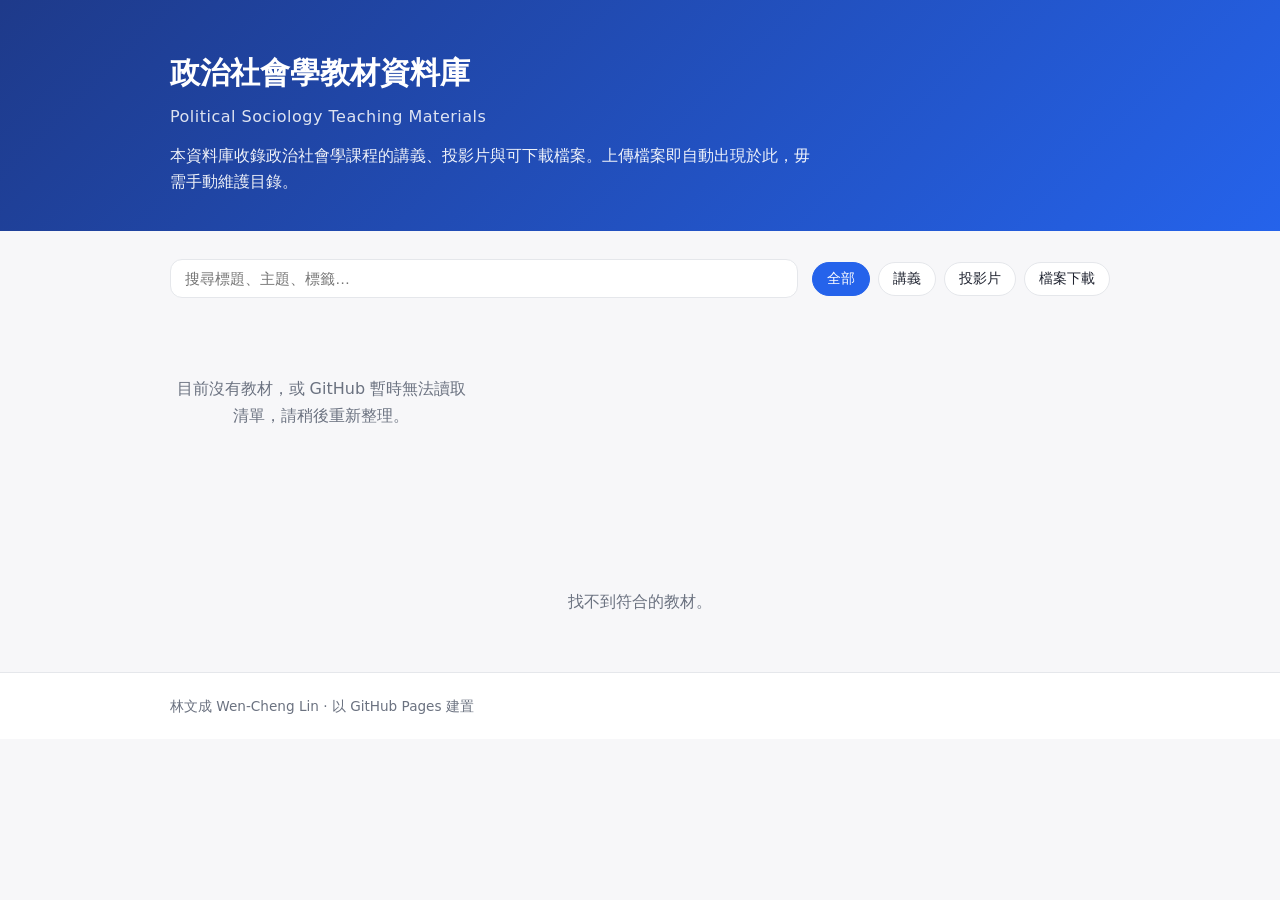
<file: index.html>
<!DOCTYPE html>
<html lang="zh-Hant">
<head>
  <meta charset="UTF-8">
  <meta name="viewport" content="width=device-width, initial-scale=1.0">
  <title>政治社會學教材資料庫</title>
  <link rel="stylesheet" href="assets/style.css">
</head>
<body>
  <header class="site-header">
    <div class="wrap">
      <h1 id="site-title">政治社會學教材資料庫</h1>
      <p id="site-subtitle" class="subtitle"></p>
      <p id="site-intro" class="intro"></p>
    </div>
  </header>

  <main class="wrap">
    <div class="toolbar">
      <input type="search" id="search" placeholder="搜尋標題、主題、標籤…" aria-label="搜尋">
      <div id="filters" class="filters"></div>
    </div>

    <div id="cards" class="cards"></div>
    <p id="empty" class="empty" hidden>找不到符合的教材。</p>
  </main>

  <footer class="site-footer">
    <div class="wrap">
      <span id="footer-author"></span> · 以 GitHub Pages 建置
    </div>
  </footer>

  <script src="assets/app.js"></script>
</body>
</html>
</file>
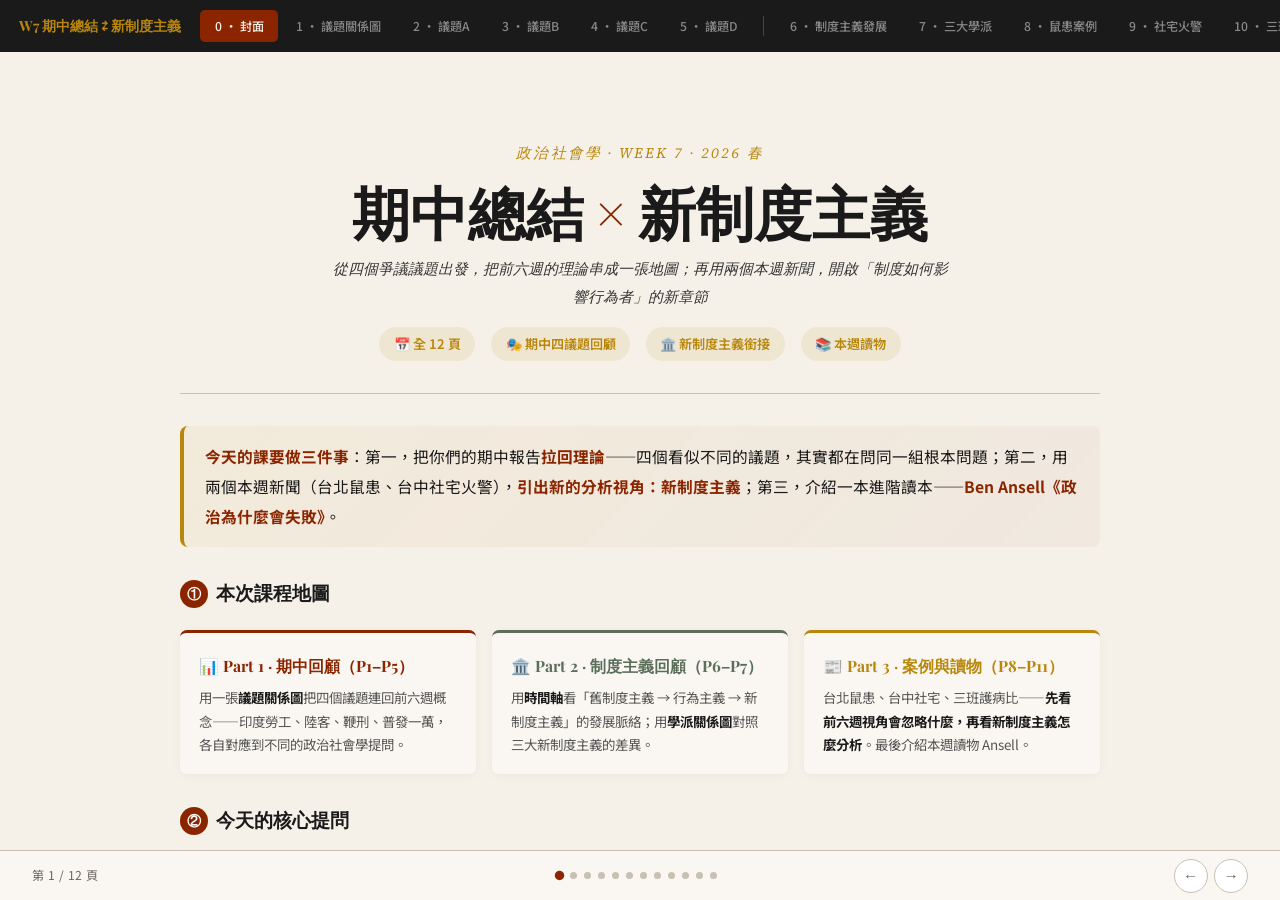
<file: lectures/W10_institutionalism 2.html>
<!DOCTYPE html>
<html lang="zh-TW">
<head>
<meta charset="UTF-8">
<meta name="viewport" content="width=device-width, initial-scale=1.0">
<title>政治社會學 W7 — 期中總結 × 新制度主義銜接</title>
<link href="https://fonts.googleapis.com/css2?family=Playfair+Display:ital,wght@0,400;0,700;0,900;1,400&family=Noto+Sans+TC:wght@300;400;500;700;900&family=Source+Serif+4:ital,wght@0,300;0,400;0,600;1,300;1,400&display=swap" rel="stylesheet">
<style>
:root{
  --ink:#1a1a1a;--paper:#f5f0e8;--accent:#8b2500;--accent-light:#c4532b;
  --gold:#b8860b;--sage:#5a6e5a;--muted:#6b6560;--line:#c9c0b4;
  --card-bg:#faf7f2;--blue:#3a5a8c;--purple:#6b4c7a;--teal:#2a7a6e;
  --red:#c0392b;--green:#27ae60;--orange:#d35400;
  /* 議題色 */
  --iss-a:#8b2500; --iss-b:#3a5a8c; --iss-c:#6b4c7a; --iss-d:#d35400;
  /* 制度主義三派色 */
  --hi:#8b2500; --rci:#3a5a8c; --si:#5a6e5a; --di:#b8860b;
}
*{margin:0;padding:0;box-sizing:border-box}
html,body{height:100%;overflow:hidden}
body{font-family:'Noto Sans TC','Source Serif 4',serif;background:var(--paper);color:var(--ink);line-height:1.85}
.app{display:flex;flex-direction:column;height:100vh}

/* ========== 頂部導航 ========== */
.top-nav{flex-shrink:0;background:#1a1a1a;display:flex;align-items:center;padding:0 1.2rem;height:52px;gap:.2rem;overflow-x:auto;scrollbar-width:none}
.top-nav::-webkit-scrollbar{display:none}
.nav-btn{flex-shrink:0;padding:.45rem .9rem;background:0;border:0;font-family:'Noto Sans TC',sans-serif;font-size:.76rem;font-weight:500;color:#888;cursor:pointer;border-radius:5px;transition:all .25s;white-space:nowrap}
.nav-btn:hover{color:#ccc;background:rgba(255,255,255,.06)}
.nav-btn.active{color:var(--paper);background:var(--accent)}
.nav-title{font-family:'Playfair Display',serif;color:var(--gold);font-size:.88rem;font-weight:700;margin-right:1rem;flex-shrink:0}
.nav-divider{flex-shrink:0;width:1px;height:20px;background:#444;margin:0 .5rem}

/* ========== 頁面 ========== */
.page-container{flex:1;overflow:hidden;position:relative}
.page{position:absolute;inset:0;overflow-y:auto;padding:2.5rem 2rem 4rem;opacity:0;transform:translateX(36px);pointer-events:none;transition:opacity .38s,transform .38s}
.page.active{opacity:1;transform:translateX(0);pointer-events:auto}
.page-inner{max-width:920px;margin:0 auto}

/* ========== 底部 ========== */
.bottom-bar{flex-shrink:0;height:50px;background:#faf7f2;border-top:1px solid var(--line);display:flex;align-items:center;justify-content:space-between;padding:0 2rem}
.page-indicator{font-size:.76rem;color:var(--muted);letter-spacing:.04em}
.page-dots{display:flex;gap:7px}
.dot{width:7px;height:7px;border-radius:50%;background:var(--line);cursor:pointer;transition:all .3s}
.dot.active{background:var(--accent);transform:scale(1.35)}
.arrow-btns{display:flex;gap:.4rem}
.arrow-btn{width:34px;height:34px;border-radius:50%;border:1px solid var(--line);background:#fff;cursor:pointer;display:flex;align-items:center;justify-content:center;font-size:.95rem;color:var(--muted);transition:all .2s}
.arrow-btn:hover{border-color:var(--accent);color:var(--accent)}
.arrow-btn:disabled{opacity:.3;cursor:default}

/* ========== 標題 ========== */
.page h2{font-family:'Playfair Display',serif;font-size:clamp(1.7rem,3.2vw,2.3rem);font-weight:700;color:var(--accent);line-height:1.2;margin-bottom:.3rem}
.page h2::after{content:'';display:block;width:48px;height:3px;background:var(--gold);margin-top:.6rem;margin-bottom:1.6rem}
.page h3{font-family:'Playfair Display',serif;font-size:1.18rem;color:var(--ink);margin:1.8rem 0 .7rem;font-weight:700;display:flex;align-items:center;gap:.5rem}
.page h3 .num{display:inline-flex;align-items:center;justify-content:center;width:28px;height:28px;background:var(--accent);color:#fff;border-radius:50%;font-size:.85rem;font-family:'Playfair Display',serif}
.page h4{font-family:'Noto Sans TC',sans-serif;font-size:.98rem;color:var(--accent);margin:1.2rem 0 .5rem;font-weight:700}
.page p{font-size:.93rem;margin-bottom:1rem;color:#333}
.page p strong{color:var(--ink)}
.page ul,.page ol{padding-left:1.5rem;margin-bottom:1rem}
.page li{font-size:.9rem;margin-bottom:.35rem;color:#333}

/* ========== Hero ========== */
.hero{text-align:center;padding:3rem 1rem 2rem;border-bottom:1px solid var(--line);margin-bottom:2rem}
.hero-eyebrow{font-family:'Source Serif 4',serif;font-style:italic;color:var(--gold);font-size:.92rem;letter-spacing:.15em;text-transform:uppercase;margin-bottom:.8rem}
.hero-title{font-family:'Playfair Display',serif;font-size:clamp(2.2rem,5vw,3.6rem);font-weight:900;color:var(--ink);line-height:1.1;margin-bottom:.8rem}
.hero-title .mark{color:var(--accent)}
.hero-sub{font-family:'Source Serif 4',serif;font-size:1.05rem;color:var(--muted);font-style:italic;max-width:620px;margin:0 auto 1.8rem}
.hero-meta{display:flex;gap:1rem;justify-content:center;flex-wrap:wrap;font-size:.82rem}
.hero-meta span{padding:.3rem .9rem;background:rgba(184,134,11,.1);border-radius:20px;color:var(--gold);font-weight:600}

.story-lead{font-size:.98rem;color:var(--ink);line-height:1.9;margin-bottom:1.5rem;padding:1rem 1.3rem;background:linear-gradient(135deg,rgba(184,134,11,.06),rgba(139,37,0,.04));border-radius:8px;border-left:4px solid var(--gold)}
.story-lead strong{color:var(--accent)}

.guide-breadcrumb{font-size:.75rem;color:var(--muted);margin-bottom:.6rem;letter-spacing:.02em}
.guide-breadcrumb span{color:var(--accent);font-weight:600}

/* ========== 卡片 ========== */
.card-grid{display:grid;grid-template-columns:repeat(auto-fit,minmax(220px,1fr));gap:1rem;margin:1.2rem 0}
.card{background:var(--card-bg);border-radius:7px;padding:1.1rem 1.2rem;border-top:3px solid var(--accent);box-shadow:0 2px 10px rgba(0,0,0,.04);transition:transform .3s,box-shadow .3s}
.card:hover{transform:translateY(-3px);box-shadow:0 5px 22px rgba(0,0,0,.09)}
.card h4{font-family:'Playfair Display',serif;font-size:.98rem;color:var(--accent);margin-bottom:.4rem;margin-top:0}
.card p{font-size:.84rem;color:#555;margin-bottom:0;line-height:1.75}
.card.sage{border-top-color:var(--sage)}.card.sage h4{color:var(--sage)}
.card.blue{border-top-color:var(--blue)}.card.blue h4{color:var(--blue)}
.card.gold{border-top-color:var(--gold)}.card.gold h4{color:var(--gold)}
.card.purple{border-top-color:var(--purple)}.card.purple h4{color:var(--purple)}
.card.orange{border-top-color:var(--orange)}.card.orange h4{color:var(--orange)}

/* =========================================
   議題關係圖 SVG 樣式
   ========================================= */
.relation-svg{display:block;width:100%;max-width:880px;margin:1.5rem auto;background:#fff;border-radius:12px;padding:1rem;box-shadow:0 4px 18px rgba(0,0,0,.06)}
.r-center{fill:var(--accent);stroke:var(--gold);stroke-width:3}
.r-center-text{fill:#fff;font-family:'Playfair Display',serif;font-weight:700;font-size:14px;text-anchor:middle}
.r-week{fill:#fff;stroke:var(--blue);stroke-width:2}
.r-week-text{fill:var(--blue);font-family:'Playfair Display',serif;font-weight:700;font-size:11px;text-anchor:middle}
.r-iss{stroke:#fff;stroke-width:2;cursor:pointer;transition:all .3s}
.r-iss:hover{filter:brightness(1.1);transform:scale(1.05)}
.r-iss-text{fill:#fff;font-family:'Noto Sans TC',sans-serif;font-weight:700;font-size:11.5px;text-anchor:middle;pointer-events:none}
.r-iss-sub{fill:rgba(255,255,255,.85);font-family:'Noto Sans TC',sans-serif;font-size:9px;text-anchor:middle;pointer-events:none}
.r-line{stroke:#888;stroke-width:1.5;fill:none;opacity:.5;stroke-dasharray:4 3}
.r-line.bold{stroke-width:2.5;opacity:.85;stroke-dasharray:none}
.r-legend{fill:#666;font-family:'Noto Sans TC',sans-serif;font-size:10px}

/* ========== 議題詳解卡 ========== */
.iss-detail{background:#fff;border-radius:10px;padding:1.4rem 1.6rem;margin:1rem 0;border-top:4px solid;box-shadow:0 2px 12px rgba(0,0,0,.05)}
.iss-detail.iA{border-top-color:var(--iss-a)}
.iss-detail.iB{border-top-color:var(--iss-b)}
.iss-detail.iC{border-top-color:var(--iss-c)}
.iss-detail.iD{border-top-color:var(--iss-d)}
.iss-head{display:flex;justify-content:space-between;align-items:center;margin-bottom:.8rem;flex-wrap:wrap;gap:.5rem}
.iss-h-title{font-family:'Playfair Display',serif;font-size:1.15rem;font-weight:700}
.iss-detail.iA .iss-h-title{color:var(--iss-a)}
.iss-detail.iB .iss-h-title{color:var(--iss-b)}
.iss-detail.iC .iss-h-title{color:var(--iss-c)}
.iss-detail.iD .iss-h-title{color:var(--iss-d)}
.iss-h-tags{display:flex;gap:.3rem;flex-wrap:wrap}
.tg{padding:.18rem .55rem;background:rgba(0,0,0,.05);border-radius:10px;font-size:.7rem;font-weight:600;color:#555}
.tg.hi{background:rgba(139,37,0,.1);color:var(--accent)}
.iss-q{font-family:'Source Serif 4',serif;font-style:italic;color:var(--accent);font-size:.95rem;margin-bottom:.7rem;padding:.5rem .8rem;background:rgba(139,37,0,.04);border-left:3px solid var(--accent);border-radius:0 6px 6px 0}
.iss-rows{display:grid;grid-template-columns:1fr;gap:.6rem}
.iss-row{display:flex;gap:.7rem;padding:.6rem .8rem;background:var(--card-bg);border-radius:6px}
.iss-row-label{flex-shrink:0;width:90px;font-weight:700;font-size:.8rem;color:var(--accent)}
.iss-row-text{font-size:.85rem;line-height:1.75;color:#333}
.iss-row-text strong{color:var(--ink)}

/* ========== 制度主義時間軸 ========== */
.history-axis{background:linear-gradient(180deg,#fff 0%,#faf7f2 100%);border-radius:12px;padding:2rem 1.5rem;margin:1.5rem 0;box-shadow:0 4px 18px rgba(0,0,0,.06);position:relative;overflow:hidden}
.ax-title{text-align:center;font-family:'Playfair Display',serif;font-size:1.05rem;color:var(--ink);font-weight:700;margin-bottom:1.5rem}
.ax-svg{width:100%;display:block}

/* ========== 三派學派關係圖 ========== */
.school-relations{background:#fff;border-radius:12px;padding:1.8rem 1.5rem;margin:1.5rem 0;box-shadow:0 4px 18px rgba(0,0,0,.06)}
.sr-svg{width:100%;display:block}

/* ========== 學派卡 ========== */
.school-card{background:#fff;border-radius:10px;padding:1.3rem 1.5rem;margin:1rem 0;border-left:5px solid;box-shadow:0 3px 14px rgba(0,0,0,.05);transition:transform .3s}
.school-card:hover{transform:translateX(5px)}
.school-card.hi{border-left-color:var(--hi)}
.school-card.rci{border-left-color:var(--rci)}
.school-card.si{border-left-color:var(--si)}
.school-card.di{border-left-color:var(--di)}
.school-head{display:flex;justify-content:space-between;align-items:baseline;margin-bottom:.6rem;flex-wrap:wrap;gap:.3rem}
.school-name{font-family:'Playfair Display',serif;font-size:1.1rem;font-weight:700}
.school-card.hi .school-name{color:var(--hi)}
.school-card.rci .school-name{color:var(--rci)}
.school-card.si .school-name{color:var(--si)}
.school-card.di .school-name{color:var(--di)}
.school-en{font-family:'Source Serif 4',serif;font-style:italic;font-size:.85rem;color:var(--muted)}
.school-body{font-size:.88rem;color:#333;line-height:1.85;margin-bottom:.7rem}
.school-keys{display:flex;flex-wrap:wrap;gap:.35rem;margin-top:.6rem;padding-top:.6rem;border-top:1px dashed var(--line)}
.key-tag{padding:.25rem .65rem;background:rgba(139,37,0,.06);color:var(--accent);border-radius:14px;font-size:.74rem;font-weight:600}
.school-card.rci .key-tag{background:rgba(58,90,140,.08);color:var(--rci)}
.school-card.si .key-tag{background:rgba(90,110,90,.08);color:var(--si)}
.school-card.di .key-tag{background:rgba(184,134,11,.08);color:var(--di)}

/* ========== 案例分析 ========== */
.case-box{background:#fff;border-radius:10px;margin:1.3rem 0;overflow:hidden;box-shadow:0 4px 18px rgba(0,0,0,.07)}
.case-head{padding:1.2rem 1.4rem;color:#fff;background:linear-gradient(135deg,var(--accent),var(--accent-light))}
.case-head.gray{background:linear-gradient(135deg,#444,#666)}
.case-eyebrow{font-size:.75rem;letter-spacing:.12em;text-transform:uppercase;opacity:.85;margin-bottom:.3rem}
.case-title{font-family:'Playfair Display',serif;font-size:1.3rem;font-weight:700;margin-bottom:.2rem}
.case-sub{font-size:.85rem;opacity:.9}
.case-body{padding:1.3rem 1.4rem}
.case-facts{background:var(--card-bg);border-radius:8px;padding:1rem 1.2rem;margin-bottom:1.1rem;font-size:.85rem;line-height:1.85}
.case-facts strong{color:var(--accent)}

/* ========== 視角對照（前六週 vs. 制度主義） ========== */
.perspective-grid{display:grid;grid-template-columns:1fr 1fr;gap:.8rem;margin:1.3rem 0}
.persp-col{padding:1.1rem 1.2rem;border-radius:10px;position:relative}
.persp-col.old{background:linear-gradient(135deg,#f8f5ef,#f0ebe0);border:1px solid var(--line)}
.persp-col.new{background:linear-gradient(135deg,rgba(139,37,0,.06),rgba(184,134,11,.06));border:1px solid rgba(139,37,0,.15)}
.persp-label{display:inline-block;padding:.2rem .7rem;border-radius:14px;font-size:.72rem;font-weight:700;letter-spacing:.05em;margin-bottom:.6rem;text-transform:uppercase}
.persp-col.old .persp-label{background:var(--muted);color:#fff}
.persp-col.new .persp-label{background:var(--accent);color:#fff}
.persp-title{font-family:'Playfair Display',serif;font-size:1rem;font-weight:700;margin-bottom:.5rem;color:var(--ink)}
.persp-text{font-size:.85rem;color:#444;line-height:1.85}
.persp-text strong{color:var(--accent)}
.persp-col.old .persp-text strong{color:#333}
.persp-bullet{display:flex;gap:.5rem;align-items:flex-start;margin-bottom:.4rem}
.persp-bullet::before{content:'•';color:var(--accent);font-weight:700;flex-shrink:0}
.persp-col.old .persp-bullet::before{color:var(--muted)}

/* ========== 制度層次表 ========== */
.layer-table{width:100%;border-collapse:collapse;font-size:.82rem;margin:1rem 0;background:#fff;border-radius:8px;overflow:hidden}
.layer-table th{background:var(--ink);color:var(--paper);padding:.65rem .8rem;font-weight:600;text-align:left;font-size:.78rem}
.layer-table td{padding:.65rem .8rem;border-bottom:1px solid var(--line);vertical-align:top;line-height:1.7}
.layer-table tr:last-child td{border-bottom:0}
.layer-table tr:hover td{background:rgba(139,37,0,.02)}
.layer-table .lvl{font-weight:700;color:var(--accent);width:120px}
.layer-table .act{font-weight:600;width:130px}

/* ========== 引言／提問框 ========== */
.hl-box{background:rgba(139,37,0,.05);border-left:3px solid var(--accent);padding:1rem 1.2rem;border-radius:0 6px 6px 0;margin:1.1rem 0}
.hl-box p:last-child{margin-bottom:0}
.hl-box h4{margin-top:0;color:var(--accent)}
.hl-box.blue{background:rgba(58,90,140,.05);border-left-color:var(--blue)}
.hl-box.blue h4{color:var(--blue)}
.hl-box.sage{background:rgba(90,110,90,.05);border-left-color:var(--sage)}
.hl-box.sage h4{color:var(--sage)}
.hl-box.gold{background:rgba(184,134,11,.06);border-left-color:var(--gold)}
.hl-box.gold h4{color:var(--gold)}

/* ========== 概念框 ========== */
.concept{background:linear-gradient(135deg,rgba(184,134,11,.08),rgba(58,90,140,.04));padding:.9rem 1.2rem;border-radius:8px;margin:.8rem 0;border:1px solid rgba(184,134,11,.2)}
.concept .lead{font-family:'Playfair Display',serif;font-size:.95rem;color:var(--accent);font-weight:700;margin-bottom:.4rem}
.concept .body{font-size:.86rem;color:#333;line-height:1.85}
.concept .body strong{color:var(--accent)}

/* ========== 中央問題列 ========== */
.questions{background:#1a1a1a;color:#e8e0d4;padding:1.3rem 1.5rem;border-radius:10px;margin:1.2rem 0}
.questions h4{color:var(--gold);margin-top:0;margin-bottom:.7rem;font-size:1rem;font-weight:700}
.questions ol{padding-left:1.3rem;margin-bottom:0}
.questions li{font-size:.9rem;margin-bottom:.4rem;line-height:1.85;color:#d8d0c4}
.questions li strong{color:#fff}

/* ========== 下一頁 ========== */
.next-page{display:flex;align-items:center;justify-content:space-between;background:linear-gradient(135deg,var(--accent),var(--accent-light));color:#fff;padding:1.1rem 1.4rem;border-radius:10px;margin-top:2.2rem;cursor:pointer;transition:transform .3s,box-shadow .3s}
.next-page:hover{transform:translateX(5px);box-shadow:0 6px 20px rgba(139,37,0,.3)}
.np-label{font-size:.72rem;opacity:.8;letter-spacing:.1em;text-transform:uppercase;margin-bottom:.2rem}
.np-title{font-family:'Playfair Display',serif;font-size:1.05rem;font-weight:700}
.np-arrow{font-size:1.4rem;opacity:.8}

/* ========== Ansell 書籍介紹 ========== */
.book-hero{background:linear-gradient(135deg,#1a1a1a,#3a2818);color:#fff;padding:2rem 1.8rem;border-radius:12px;margin:1.5rem 0;display:flex;gap:1.5rem;align-items:center;flex-wrap:wrap}
.book-cover{flex-shrink:0;width:180px;height:260px;background:linear-gradient(135deg,var(--accent),var(--accent-light));border-radius:6px;display:flex;flex-direction:column;justify-content:center;align-items:center;padding:1rem;text-align:center;box-shadow:0 8px 24px rgba(0,0,0,.4);color:#fff}
.book-cover .bk-cn{font-family:'Playfair Display',serif;font-size:1.15rem;font-weight:900;margin-bottom:.3rem;line-height:1.3}
.book-cover .bk-en{font-size:.7rem;opacity:.8;font-style:italic;margin-bottom:.6rem;line-height:1.4}
.book-cover .bk-author{font-size:.78rem;opacity:.9;border-top:1px solid rgba(255,255,255,.3);padding-top:.5rem;width:100%}
.book-info{flex:1;min-width:240px}
.book-info h3{font-family:'Playfair Display',serif;font-size:1.35rem;color:var(--gold);margin:0 0 .4rem;display:block}
.book-info h3::after{display:none}
.book-info .sub{font-size:.92rem;color:#d8d0c4;font-style:italic;margin-bottom:.7rem;font-family:'Source Serif 4',serif}
.book-info p{font-size:.86rem;color:#bfb6a8;margin-bottom:0;line-height:1.8}
.book-info p strong{color:#fff}

.scholar-card{background:linear-gradient(135deg,rgba(58,90,140,.07),rgba(184,134,11,.05));border:1px solid rgba(58,90,140,.15);border-radius:10px;padding:1.2rem 1.4rem;margin:1rem 0}
.scholar-card h4{margin-top:0;color:var(--blue)}
.scholar-meta{display:flex;flex-wrap:wrap;gap:.4rem;margin-top:.7rem}
.scholar-tag{padding:.25rem .7rem;background:rgba(58,90,140,.1);color:var(--blue);border-radius:14px;font-size:.74rem;font-weight:600}

/* ========== 五大陷阱 ========== */
.traps-grid{display:grid;grid-template-columns:repeat(auto-fit,minmax(180px,1fr));gap:.7rem;margin:1.3rem 0}
.trap-card{padding:1.1rem 1.1rem;background:#fff;border-radius:10px;border-top:4px solid;box-shadow:0 3px 12px rgba(0,0,0,.05);transition:all .3s;cursor:pointer}
.trap-card:hover{transform:translateY(-4px);box-shadow:0 8px 22px rgba(0,0,0,.1)}
.trap-card.t1{border-top-color:#8b2500}
.trap-card.t2{border-top-color:#3a5a8c}
.trap-card.t3{border-top-color:#5a6e5a}
.trap-card.t4{border-top-color:#6b4c7a}
.trap-card.t5{border-top-color:#b8860b}
.trap-num{font-family:'Playfair Display',serif;font-size:1.8rem;font-weight:900;line-height:1;margin-bottom:.3rem;opacity:.4}
.trap-card.t1 .trap-num{color:#8b2500}
.trap-card.t2 .trap-num{color:#3a5a8c}
.trap-card.t3 .trap-num{color:#5a6e5a}
.trap-card.t4 .trap-num{color:#6b4c7a}
.trap-card.t5 .trap-num{color:#b8860b}
.trap-name{font-family:'Playfair Display',serif;font-size:1.05rem;font-weight:700;color:var(--ink);margin-bottom:.3rem}
.trap-q{font-size:.78rem;color:var(--muted);font-style:italic;line-height:1.6;margin-bottom:.4rem}
.trap-desc{font-size:.8rem;color:#444;line-height:1.7}

/* ========== 個案討論方塊 ========== */
.book-case{background:var(--card-bg);border-radius:8px;padding:.95rem 1.2rem;margin:.7rem 0;border-left:3px solid var(--gold)}
.book-case-head{font-family:'Playfair Display',serif;font-weight:700;color:var(--accent);font-size:.9rem;margin-bottom:.35rem}
.book-case-body{font-size:.85rem;color:#444;line-height:1.8}
.book-case-body strong{color:var(--ink)}

/* ========== 學派恩怨情仇 ========== */
.feud-grid{display:grid;grid-template-columns:1fr;gap:.7rem;margin:1rem 0}
.feud-card{background:#fff;border-radius:10px;padding:1rem 1.2rem;box-shadow:0 3px 12px rgba(0,0,0,.05);border-left:4px solid;display:flex;gap:1rem;align-items:flex-start}
.feud-card.f1{border-left-color:#b8860b}
.feud-card.f2{border-left-color:#6b6560}
.feud-card.f3{border-left-color:#8b2500}
.feud-card.f4{border-left-color:#3a5a8c}
.feud-card.f5{border-left-color:#5a6e5a}
.feud-card.f6{border-left-color:var(--gold)}
.feud-year{flex-shrink:0;width:90px;text-align:center;padding:.3rem .4rem;border-radius:6px;background:var(--card-bg);font-family:'Playfair Display',serif;font-weight:700;font-size:.85rem;color:var(--accent);line-height:1.3}
.feud-card.f1 .feud-year{color:#b8860b}
.feud-card.f2 .feud-year{color:#6b6560}
.feud-card.f3 .feud-year{color:#8b2500}
.feud-card.f4 .feud-year{color:#3a5a8c}
.feud-card.f5 .feud-year{color:#5a6e5a}
.feud-card.f6 .feud-year{color:var(--gold)}
.feud-content{flex:1}
.feud-title{font-weight:700;color:var(--ink);font-size:.93rem;margin-bottom:.3rem}
.feud-text{font-size:.85rem;color:#444;line-height:1.8}
.feud-text strong{color:var(--accent)}
.feud-text em{font-style:italic;color:#888}
.feud-quote{display:block;margin-top:.4rem;padding:.45rem .7rem;background:var(--card-bg);border-radius:5px;font-style:italic;color:#666;font-size:.82rem;border-left:2px solid var(--line)}

/* ========== 選擇題互動 ========== */
.quiz-box{background:linear-gradient(135deg,#fff,#faf7f2);border-radius:12px;padding:1.4rem 1.5rem;margin:1.2rem 0;box-shadow:0 4px 18px rgba(0,0,0,.06);border:1px solid rgba(184,134,11,.2)}
.quiz-eyebrow{display:inline-block;padding:.25rem .8rem;background:var(--gold);color:#fff;border-radius:14px;font-size:.72rem;font-weight:700;letter-spacing:.05em;margin-bottom:.7rem}
.quiz-question{font-family:'Playfair Display',serif;font-size:1.05rem;font-weight:700;color:var(--ink);margin-bottom:.9rem;line-height:1.65}
.quiz-options{display:flex;flex-direction:column;gap:.55rem;margin-bottom:1rem}
.quiz-opt{display:flex;gap:.7rem;align-items:flex-start;padding:.85rem 1rem;background:#fff;border:2px solid var(--line);border-radius:8px;cursor:pointer;transition:all .25s;font-size:.88rem;line-height:1.7;color:#333;text-align:left;font-family:inherit}
.quiz-opt:hover{border-color:var(--gold);background:rgba(184,134,11,.04);transform:translateX(3px)}
.quiz-opt.correct{border-color:var(--sage);background:rgba(90,110,90,.08);color:var(--sage);font-weight:600}
.quiz-opt.wrong{border-color:#c0392b;background:rgba(192,57,43,.06);color:#c0392b;opacity:.7}
.quiz-opt.disabled{pointer-events:none}
.quiz-letter{flex-shrink:0;width:28px;height:28px;border-radius:50%;background:var(--card-bg);display:flex;align-items:center;justify-content:center;font-family:'Playfair Display',serif;font-weight:700;font-size:.92rem;color:var(--accent)}
.quiz-opt.correct .quiz-letter{background:var(--sage);color:#fff}
.quiz-opt.wrong .quiz-letter{background:#c0392b;color:#fff}
.quiz-feedback{display:none;padding:1rem 1.2rem;background:linear-gradient(135deg,rgba(90,110,90,.08),rgba(184,134,11,.05));border-left:4px solid var(--sage);border-radius:0 8px 8px 0;margin-top:.8rem;font-size:.86rem;line-height:1.85;color:#333}
.quiz-feedback.show{display:block;animation:fadeUp .4s ease}
.quiz-feedback strong{color:var(--accent)}
.quiz-feedback .ans-mark{color:var(--sage);font-weight:700;font-family:'Playfair Display',serif}

/* RWD */
@media(max-width:700px){
  .page{padding:1.8rem 1rem 3rem}
  .hero-title{font-size:2rem}
  .page h2{font-size:1.5rem}
  .perspective-grid{grid-template-columns:1fr}
  .book-hero{flex-direction:column;text-align:center}
  .layer-table .lvl,.layer-table .act{width:auto}
}
</style>
</head>
<body>
<div class="app">

<!-- 頂部導航 -->
<div class="top-nav">
  <span class="nav-title">W7 期中總結 ⇄ 新制度主義</span>
  <button class="nav-btn active" onclick="goPage(0)">0 · 封面</button>
  <button class="nav-btn" onclick="goPage(1)">1 · 議題關係圖</button>
  <button class="nav-btn" onclick="goPage(2)">2 · 議題A</button>
  <button class="nav-btn" onclick="goPage(3)">3 · 議題B</button>
  <button class="nav-btn" onclick="goPage(4)">4 · 議題C</button>
  <button class="nav-btn" onclick="goPage(5)">5 · 議題D</button>
  <span class="nav-divider"></span>
  <button class="nav-btn" onclick="goPage(6)">6 · 制度主義發展</button>
  <button class="nav-btn" onclick="goPage(7)">7 · 三大學派</button>
  <button class="nav-btn" onclick="goPage(8)">8 · 鼠患案例</button>
  <button class="nav-btn" onclick="goPage(9)">9 · 社宅火警</button>
  <button class="nav-btn" onclick="goPage(10)">10 · 三班護病比</button>
  <button class="nav-btn" onclick="goPage(11)">11 · 本週讀物</button>
</div>

<div class="page-container">

<!-- ========== P0 封面 ========== -->
<div class="page active" data-page="0"><div class="page-inner">
  <div class="hero">
    <div class="hero-eyebrow">政治社會學 · Week 7 · 2026 春</div>
    <h1 class="hero-title">期中總結 <span class="mark">×</span> 新制度主義</h1>
    <p class="hero-sub">從四個爭議議題出發，把前六週的理論串成一張地圖；再用兩個本週新聞，開啟「制度如何影響行為者」的新章節</p>
    <div class="hero-meta">
      <span>📅 全 12 頁</span>
      <span>🎭 期中四議題回顧</span>
      <span>🏛️ 新制度主義銜接</span>
      <span>📚 本週讀物</span>
    </div>
  </div>

  <div class="story-lead">
    <strong>今天的課要做三件事</strong>：第一，把你們的期中報告<strong>拉回理論</strong>——四個看似不同的議題，其實都在問同一組根本問題；第二，用兩個本週新聞（台北鼠患、台中社宅火警），<strong>引出新的分析視角：新制度主義</strong>；第三，介紹一本進階讀本——<strong>Ben Ansell《政治為什麼會失敗》</strong>。
  </div>

  <h3><span class="num">①</span>本次課程地圖</h3>

  <div class="card-grid">
    <div class="card">
      <h4>📊 Part 1 · 期中回顧（P1–P5）</h4>
      <p>用一張<strong>議題關係圖</strong>把四個議題連回前六週概念——印度勞工、陸客、鞭刑、普發一萬，各自對應到不同的政治社會學提問。</p>
    </div>
    <div class="card sage">
      <h4>🏛️ Part 2 · 制度主義回顧（P6–P7）</h4>
      <p>用<strong>時間軸</strong>看「舊制度主義 → 行為主義 → 新制度主義」的發展脈絡；用<strong>學派關係圖</strong>對照三大新制度主義的差異。</p>
    </div>
    <div class="card gold">
      <h4>📰 Part 3 · 案例與讀物（P8–P11）</h4>
      <p>台北鼠患、台中社宅、三班護病比——<strong>先看前六週視角會忽略什麼，再看新制度主義怎麼分析</strong>。最後介紹本週讀物 Ansell。</p>
    </div>
  </div>

  <h3><span class="num">②</span>今天的核心提問</h3>
  <div class="questions">
    <h4>📌 帶著這四個問題進入課程</h4>
    <ol>
      <li><strong>四個議題真的毫無關聯嗎？</strong>還是它們在問同一組根本問題？</li>
      <li><strong>為什麼明明大家都想解決問題，事情還是辦不好？</strong>是「人」的問題還是「制度」的問題？</li>
      <li><strong>制度如何形塑行為者的選擇？</strong>即使在每個人都「理性」的情況下？</li>
      <li><strong>為什麼民主政治經常「失敗」？</strong>制度有可能避免悲劇嗎？</li>
    </ol>
  </div>

  <div class="next-page" onclick="goPage(1)">
    <div><div class="np-label">下一頁</div><div class="np-title">四個議題的關係圖</div></div>
    <div class="np-arrow">→</div>
  </div>
</div></div>

<!-- ========== P1 議題關係圖 ========== -->
<div class="page" data-page="1"><div class="page-inner">
  <div class="guide-breadcrumb">📍 <span>P1 議題關係圖</span> → P2-P5 議題詳解 → ...</div>
  <h2>1. 期中議題的關係圖</h2>

  <div class="story-lead">
    你們做的四個議題乍看毫不相關——印度勞工、陸客、鞭刑、普發一萬。但<strong>把它們放在前六週的理論架構下，會看到驚人的共通結構</strong>：每一個議題都同時牽動兩到三條理論軸線。下面這張圖讓你看清楚誰連到誰。
  </div>

  <h3><span class="num">①</span>議題 × 前六週理論：分組對應</h3>

  <svg class="relation-svg" viewBox="0 0 880 580" xmlns="http://www.w3.org/2000/svg">
    <defs>
      <linearGradient id="gradA" x1="0%" y1="0%" x2="0%" y2="100%">
        <stop offset="0%" stop-color="#a13110"/>
        <stop offset="100%" stop-color="#8b2500"/>
      </linearGradient>
      <linearGradient id="gradB" x1="0%" y1="0%" x2="0%" y2="100%">
        <stop offset="0%" stop-color="#4a6fa3"/>
        <stop offset="100%" stop-color="#3a5a8c"/>
      </linearGradient>
      <linearGradient id="gradC" x1="0%" y1="0%" x2="0%" y2="100%">
        <stop offset="0%" stop-color="#7d5a8c"/>
        <stop offset="100%" stop-color="#6b4c7a"/>
      </linearGradient>
      <linearGradient id="gradD" x1="0%" y1="0%" x2="0%" y2="100%">
        <stop offset="0%" stop-color="#e36812"/>
        <stop offset="100%" stop-color="#d35400"/>
      </linearGradient>
    </defs>

    <!-- ============ 標題列 ============ -->
    <text x="440" y="28" text-anchor="middle" font-family="'Playfair Display',serif" font-size="14" font-weight="700" fill="#1a1a1a">📍 四個議題 × 前六週理論的對應圖</text>

    <!-- ============ 上層：前六週理論帶 ============ -->
    <rect x="40" y="50" width="800" height="60" rx="8" fill="#faf7f2" stroke="#c9c0b4" stroke-width="1"/>
    <text x="60" y="73" font-family="'Playfair Display',serif" font-size="11" font-weight="700" fill="#666">前六週理論</text>

    <!-- 五個週次小框，平均分佈 -->
    <g>
      <rect x="100" y="80" width="120" height="22" rx="4" fill="#fff" stroke="#3a5a8c" stroke-width="1.5"/>
      <text x="160" y="96" text-anchor="middle" font-family="'Playfair Display',serif" font-size="11" font-weight="700" fill="#3a5a8c">W2 階級分析</text>

      <rect x="240" y="80" width="120" height="22" rx="4" fill="#fff" stroke="#3a5a8c" stroke-width="1.5"/>
      <text x="300" y="96" text-anchor="middle" font-family="'Playfair Display',serif" font-size="11" font-weight="700" fill="#3a5a8c">W3 分配政治</text>

      <rect x="380" y="80" width="120" height="22" rx="4" fill="#fff" stroke="#3a5a8c" stroke-width="1.5"/>
      <text x="440" y="96" text-anchor="middle" font-family="'Playfair Display',serif" font-size="11" font-weight="700" fill="#3a5a8c">W4 國際環境</text>

      <rect x="520" y="80" width="120" height="22" rx="4" fill="#fff" stroke="#3a5a8c" stroke-width="1.5"/>
      <text x="580" y="96" text-anchor="middle" font-family="'Playfair Display',serif" font-size="11" font-weight="700" fill="#3a5a8c">W5 國家自主</text>

      <rect x="660" y="80" width="120" height="22" rx="4" fill="#fff" stroke="#3a5a8c" stroke-width="1.5"/>
      <text x="720" y="96" text-anchor="middle" font-family="'Playfair Display',serif" font-size="11" font-weight="700" fill="#3a5a8c">W6 國家能力</text>
    </g>

    <!-- ============ 中層：四個議題卡片，平均分佈在水平軸上 ============ -->
    <!-- 議題A 印度勞工：x=140 -->
    <g onclick="goPage(2)" style="cursor:pointer">
      <rect x="60" y="230" width="160" height="80" rx="10" fill="url(#gradA)"/>
      <text x="140" y="258" text-anchor="middle" fill="#fff" font-size="18">👷</text>
      <text x="140" y="280" text-anchor="middle" fill="#fff" font-family="'Noto Sans TC',sans-serif" font-size="13" font-weight="700">議題 A</text>
      <text x="140" y="297" text-anchor="middle" fill="#fff" font-family="'Noto Sans TC',sans-serif" font-size="12" font-weight="700">印度勞工</text>
    </g>

    <!-- 議題B 陸客：x=340 -->
    <g onclick="goPage(3)" style="cursor:pointer">
      <rect x="260" y="230" width="160" height="80" rx="10" fill="url(#gradB)"/>
      <text x="340" y="258" text-anchor="middle" fill="#fff" font-size="18">🛬</text>
      <text x="340" y="280" text-anchor="middle" fill="#fff" font-family="'Noto Sans TC',sans-serif" font-size="13" font-weight="700">議題 B</text>
      <text x="340" y="297" text-anchor="middle" fill="#fff" font-family="'Noto Sans TC',sans-serif" font-size="12" font-weight="700">開放陸客</text>
    </g>

    <!-- 議題C 鞭刑：x=540 -->
    <g onclick="goPage(4)" style="cursor:pointer">
      <rect x="460" y="230" width="160" height="80" rx="10" fill="url(#gradC)"/>
      <text x="540" y="258" text-anchor="middle" fill="#fff" font-size="18">⚖️</text>
      <text x="540" y="280" text-anchor="middle" fill="#fff" font-family="'Noto Sans TC',sans-serif" font-size="13" font-weight="700">議題 C</text>
      <text x="540" y="297" text-anchor="middle" fill="#fff" font-family="'Noto Sans TC',sans-serif" font-size="12" font-weight="700">開放鞭刑</text>
    </g>

    <!-- 議題D 普發：x=740 -->
    <g onclick="goPage(5)" style="cursor:pointer">
      <rect x="660" y="230" width="160" height="80" rx="10" fill="url(#gradD)"/>
      <text x="740" y="258" text-anchor="middle" fill="#fff" font-size="18">💰</text>
      <text x="740" y="280" text-anchor="middle" fill="#fff" font-family="'Noto Sans TC',sans-serif" font-size="13" font-weight="700">議題 D</text>
      <text x="740" y="297" text-anchor="middle" fill="#fff" font-family="'Noto Sans TC',sans-serif" font-size="12" font-weight="700">普發一萬</text>
    </g>

    <!-- ============ 連線：議題 → 對應週次 ============ -->
    <!-- 議題A → W2 階級, W3 分配, W6 能力 -->
    <line x1="140" y1="230" x2="160" y2="102" stroke="#8b2500" stroke-width="2" opacity="0.45"/>
    <line x1="140" y1="230" x2="300" y2="102" stroke="#8b2500" stroke-width="2" opacity="0.45"/>
    <line x1="140" y1="230" x2="720" y2="102" stroke="#8b2500" stroke-width="2" opacity="0.45"/>

    <!-- 議題B → W4 國際, W5 國家 -->
    <line x1="340" y1="230" x2="440" y2="102" stroke="#3a5a8c" stroke-width="2" opacity="0.45"/>
    <line x1="340" y1="230" x2="580" y2="102" stroke="#3a5a8c" stroke-width="2" opacity="0.45"/>

    <!-- 議題C → W4 國際, W5 國家, W6 能力 -->
    <line x1="540" y1="230" x2="440" y2="102" stroke="#6b4c7a" stroke-width="2" opacity="0.45"/>
    <line x1="540" y1="230" x2="580" y2="102" stroke="#6b4c7a" stroke-width="2" opacity="0.45"/>
    <line x1="540" y1="230" x2="720" y2="102" stroke="#6b4c7a" stroke-width="2" opacity="0.45"/>

    <!-- 議題D → W3 分配, W5 國家, W6 能力 -->
    <line x1="740" y1="230" x2="300" y2="102" stroke="#d35400" stroke-width="2" opacity="0.45"/>
    <line x1="740" y1="230" x2="580" y2="102" stroke="#d35400" stroke-width="2" opacity="0.45"/>
    <line x1="740" y1="230" x2="720" y2="102" stroke="#d35400" stroke-width="2" opacity="0.45"/>

    <!-- ============ 下層：核心關懷 ============ -->
    <rect x="40" y="380" width="800" height="60" rx="8" fill="#1a1a1a"/>
    <text x="60" y="402" font-family="'Playfair Display',serif" font-size="11" font-weight="700" fill="#b8860b">核心關懷</text>

    <text x="140" y="425" text-anchor="middle" fill="#fff" font-family="'Noto Sans TC',sans-serif" font-size="11" font-weight="700">資本 × 國家能力</text>
    <text x="340" y="425" text-anchor="middle" fill="#fff" font-family="'Noto Sans TC',sans-serif" font-size="11" font-weight="700">國際結構 × 認同</text>
    <text x="540" y="425" text-anchor="middle" fill="#fff" font-family="'Noto Sans TC',sans-serif" font-size="11" font-weight="700">強制力 × 國際規範</text>
    <text x="740" y="425" text-anchor="middle" fill="#fff" font-family="'Noto Sans TC',sans-serif" font-size="11" font-weight="700">分配政治 × 國家</text>

    <!-- 議題到核心關懷的線（短直線） -->
    <line x1="140" y1="310" x2="140" y2="380" stroke="#8b2500" stroke-width="2" stroke-dasharray="4 3" opacity="0.5"/>
    <line x1="340" y1="310" x2="340" y2="380" stroke="#3a5a8c" stroke-width="2" stroke-dasharray="4 3" opacity="0.5"/>
    <line x1="540" y1="310" x2="540" y2="380" stroke="#6b4c7a" stroke-width="2" stroke-dasharray="4 3" opacity="0.5"/>
    <line x1="740" y1="310" x2="740" y2="380" stroke="#d35400" stroke-width="2" stroke-dasharray="4 3" opacity="0.5"/>

    <!-- ============ 統計資訊：每個議題連幾條線 ============ -->
    <text x="140" y="340" text-anchor="middle" font-size="10" fill="#666" font-weight="600">連結 3 個週次</text>
    <text x="340" y="340" text-anchor="middle" font-size="10" fill="#666" font-weight="600">連結 2 個週次</text>
    <text x="540" y="340" text-anchor="middle" font-size="10" fill="#666" font-weight="600">連結 3 個週次</text>
    <text x="740" y="340" text-anchor="middle" font-size="10" fill="#666" font-weight="600">連結 3 個週次</text>

    <!-- ============ 觀察列 ============ -->
    <text x="440" y="490" text-anchor="middle" font-family="'Playfair Display',serif" font-size="13" font-weight="700" fill="#8b2500">⭐ 三個關鍵觀察</text>

    <g>
      <rect x="40" y="505" width="260" height="60" rx="6" fill="#faf7f2" stroke="#c9c0b4"/>
      <text x="170" y="525" text-anchor="middle" font-size="10.5" font-weight="700" fill="#3a5a8c">W5 國家自主</text>
      <text x="170" y="545" text-anchor="middle" font-size="10" fill="#444">連到 3 個議題（B/C/D）</text>
      <text x="170" y="560" text-anchor="middle" font-size="9.5" fill="#888" font-style="italic">「國家」是議題核心</text>

      <rect x="310" y="505" width="260" height="60" rx="6" fill="#faf7f2" stroke="#c9c0b4"/>
      <text x="440" y="525" text-anchor="middle" font-size="10.5" font-weight="700" fill="#3a5a8c">W6 國家能力</text>
      <text x="440" y="545" text-anchor="middle" font-size="10" fill="#444">連到 3 個議題（A/C/D）</text>
      <text x="440" y="560" text-anchor="middle" font-size="9.5" fill="#888" font-style="italic">「能不能做到」最關鍵</text>

      <rect x="580" y="505" width="260" height="60" rx="6" fill="#faf7f2" stroke="#c9c0b4"/>
      <text x="710" y="525" text-anchor="middle" font-size="10.5" font-weight="700" fill="#8b2500">沒有議題只連 1 個週次</text>
      <text x="710" y="545" text-anchor="middle" font-size="10" fill="#444">最少 2 條、最多 3 條</text>
      <text x="710" y="560" text-anchor="middle" font-size="9.5" fill="#888" font-style="italic">結構多重性</text>
    </g>
  </svg>

  <p style="font-size:.78rem;color:var(--muted);text-align:center;margin-top:-.5rem;font-style:italic">💡 提示：點選議題卡片可跳到該議題的詳細分析</p>

  <h3><span class="num">②</span>從圖中可以看到什麼？</h3>

  <div class="card-grid">
    <div class="card">
      <h4>① 沒有一個議題只連到單一週次</h4>
      <p>每個議題都同時連結 2-3 個週次的概念——<strong>這就是政治社會學的特色，強迫你看到結構的多重性</strong>。</p>
    </div>
    <div class="card blue">
      <h4>② W5（國家自主）連到三個議題</h4>
      <p>陸客、鞭刑、普發都和「國家有多大自主性」有關。<strong>「國家」是貫穿所有議題的核心</strong>，這預告了新制度主義為什麼重要。</p>
    </div>
    <div class="card sage">
      <h4>③ W6（國家能力）連到三個議題</h4>
      <p>印度勞工、鞭刑、普發都涉及「國家能不能做到」。<strong>有意志不代表能執行</strong>——這就是制度主義要追問的事。</p>
    </div>
    <div class="card gold">
      <h4>④ 四個議題的共通結構</h4>
      <p>都在問——<strong>結構 vs. 行動者、利益 vs. 認同、國家 vs. 社會</strong>。這三組張力，就是政治社會學的核心關懷。</p>
    </div>
  </div>

  <div class="hl-box">
    <h4>💡 一個關鍵觀察</h4>
    <p>這張圖告訴我們：<strong>政治社會學不是「一個議題一個理論」的對應關係</strong>，而是「<strong>一個議題多層交織</strong>」。你期中報告的每一個論點，都可能同時觸及階級、國家、國際三個層次——這也是為什麼這門課要花六週鋪陳這些概念。</p>
  </div>

  <div class="next-page" onclick="goPage(2)">
    <div><div class="np-label">下一頁</div><div class="np-title">議題 A · 印度勞工的理論深度</div></div>
    <div class="np-arrow">→</div>
  </div>
</div></div>

<!-- ========== P2 議題A 印度勞工 ========== -->
<div class="page" data-page="2"><div class="page-inner">
  <div class="guide-breadcrumb">P1 → 📍 <span>P2 議題A</span> → P3-P5 → ...</div>
  <h2>2. 議題 A · 開放印度勞工</h2>

  <div class="iss-detail iA">
    <div class="iss-head">
      <div class="iss-h-title">👷 為什麼台灣不能不開放？為什麼開放又這麼難？</div>
      <div class="iss-h-tags">
        <span class="tg hi">W2-W3 階級</span>
        <span class="tg hi">W6 國家能力</span>
        <span class="tg">發展型國家</span>
      </div>
    </div>

    <div class="iss-q">「資本要的東西，國家有沒有能力給？」——這是這個議題的根本問題。</div>

    <h4>🔑 三條理論分析線</h4>

    <div class="iss-rows">
      <div class="iss-row">
        <div class="iss-row-label">① 階級邏輯</div>
        <div class="iss-row-text"><strong>資本累積有它自己的邏輯</strong>。工總、中小企業協會的訴求不是「想要」，而是「不得不」——當勞動力短缺到威脅生產，國家不得不回應。這正是 W2 馬克思說的：<strong>資本對勞動力的結構性需求</strong>。</div>
      </div>
      <div class="iss-row">
        <div class="iss-row-label">② 發展型國家</div>
        <div class="iss-row-text">勞動部主動規劃移工配置，這就是 W6 教過的「<strong>發展型國家</strong>」典範——國家不只管秩序，還主動為產業搭橋。但日韓也在搶印度移工，台灣不動就被邊緣化。</div>
      </div>
      <div class="iss-row">
        <div class="iss-row-label">③ 國家能力</div>
        <div class="iss-row-text">9.4 萬失聯移工告訴我們：<strong>國家「想做」不等於「做得到」</strong>。這呼應 Michael Mann 的「基礎建設權力」——能下命令是一回事，能讓命令真正穿透社會、被執行又是另一回事。</div>
      </div>
    </div>

    <h4>🎭 四組角色的理論定位</h4>
    <div class="iss-rows">
      <div class="iss-row">
        <div class="iss-row-label">A1 勞動部</div>
        <div class="iss-row-text">代表「<strong>發展型國家的執行端</strong>」——國家有意志、有計畫、有 KPI。</div>
      </div>
      <div class="iss-row">
        <div class="iss-row-label">A2 移民署</div>
        <div class="iss-row-text">代表「<strong>國家能力的現實面</strong>」——再好的政策意志，沒有治理能力配合就會崩盤。</div>
      </div>
      <div class="iss-row">
        <div class="iss-row-label">A3 工總</div>
        <div class="iss-row-text">代表「<strong>資本階級的結構需求</strong>」——這不是貪婪，是資本累積邏輯的展現。</div>
      </div>
      <div class="iss-row">
        <div class="iss-row-label">A4 連署民眾</div>
        <div class="iss-row-text">代表「<strong>勞動階級的焦慮</strong>」——擔心壓低本國勞工的議價能力，反映台灣低薪結構的長期問題。</div>
      </div>
    </div>
  </div>

  <div class="hl-box">
    <h4>📌 一句話總結</h4>
    <p>印度勞工議題不是「<strong>要不要</strong>」的問題，是「<strong>資本要的東西，國家有沒有能力給</strong>」的問題。這也預告了——光看政策意圖不夠，還要看「<strong>制度</strong>」如何讓政策意圖實現或落空。這正是新制度主義要回答的事。</p>
  </div>

  <div class="next-page" onclick="goPage(3)">
    <div><div class="np-label">下一頁</div><div class="np-title">議題 B · 陸客來台</div></div>
    <div class="np-arrow">→</div>
  </div>
</div></div>

<!-- ========== P3 議題B 陸客 ========== -->
<div class="page" data-page="3"><div class="page-inner">
  <div class="guide-breadcrumb">P1 → P2 → 📍 <span>P3 議題B</span> → P4-P5 → ...</div>
  <h2>3. 議題 B · 開放陸客來台</h2>

  <div class="iss-detail iB">
    <div class="iss-head">
      <div class="iss-h-title">🛬 在大國夾縫中，小國能多自主？</div>
      <div class="iss-h-tags">
        <span class="tg hi">W4 國際環境</span>
        <span class="tg hi">W5 國家自主</span>
        <span class="tg">認同建構</span>
      </div>
    </div>

    <div class="iss-q">「相互依賴」到底是降低衝突的紐帶，還是被武器化的籌碼？——這是 W4 留下的開放問題。</div>

    <h4>🔑 三條理論分析線</h4>

    <div class="iss-rows">
      <div class="iss-row">
        <div class="iss-row-label">① 互賴 vs. 現實</div>
        <div class="iss-row-text">W4 的核心爭論——<strong>互賴理論</strong>（Keohane）認為經濟交流會抑制衝突；<strong>新現實主義</strong>（Waltz）認為國際結構決定一切，再多經濟合作也擋不住權力鬥爭。陸客議題正是這個理論爭議的台灣版實驗。</div>
      </div>
      <div class="iss-row">
        <div class="iss-row-label">② 武器化依賴</div>
        <div class="iss-row-text">Farrell & Newman 的概念——<strong>當經濟連結被一方拿來當武器</strong>，互賴就成了陷阱。中國對立陶宛、澳洲、台灣的經濟報復都是這個邏輯。陸客是觀光，也是政治籌碼。</div>
      </div>
      <div class="iss-row">
        <div class="iss-row-label">③ 認同建構</div>
        <div class="iss-row-text">Z 世代反對的不是「賺中國錢」這件事，而是「<strong>我們是誰</strong>」的問題。這提醒我們：政治社會學不只看物質利益，也看身分建構——這是 W4 後段提過的<strong>建構主義</strong>視角。</div>
      </div>
    </div>

    <h4>🎭 四組角色的理論定位</h4>
    <div class="iss-rows">
      <div class="iss-row">
        <div class="iss-row-label">B1 觀光署</div>
        <div class="iss-row-text">代表「<strong>互賴理論的務實派</strong>」——經濟連結可管理，國家有能力管控風險。</div>
      </div>
      <div class="iss-row">
        <div class="iss-row-label">B2 執政黨</div>
        <div class="iss-row-text">代表「<strong>現實主義＋武器化依賴</strong>」——把國安放在經濟之上的戰略思維。</div>
      </div>
      <div class="iss-row">
        <div class="iss-row-label">B3 觀光業者</div>
        <div class="iss-row-text">代表「<strong>依賴發展論的現實</strong>」——小國本來就無法擺脫與大國的經濟連結。</div>
      </div>
      <div class="iss-row">
        <div class="iss-row-label">B4 民眾</div>
        <div class="iss-row-text">代表「<strong>認同政治的力量</strong>」——身分認同已超越物質利益，成為政治決定的優先變項。</div>
      </div>
    </div>
  </div>

  <div class="hl-box blue">
    <h4>📌 一句話總結</h4>
    <p>陸客議題從來不只是觀光問題，它是<strong>台灣國際處境的縮影</strong>。觀光業者代表的是「依賴的現實」，公民團體代表的是「自主的渴望」——這兩個聲音都是真的，台灣作為小國，必須在這兩端找平衡。</p>
  </div>

  <div class="next-page" onclick="goPage(4)">
    <div><div class="np-label">下一頁</div><div class="np-title">議題 C · 開放鞭刑</div></div>
    <div class="np-arrow">→</div>
  </div>
</div></div>

<!-- ========== P4 議題C 鞭刑 ========== -->
<div class="page" data-page="4"><div class="page-inner">
  <div class="guide-breadcrumb">P1 → P2-P3 → 📍 <span>P4 議題C</span> → P5 → ...</div>
  <h2>4. 議題 C · 開放鞭刑</h2>

  <div class="iss-detail iC">
    <div class="iss-head">
      <div class="iss-h-title">⚖️ 國家可以用多殘酷的手段對人民？</div>
      <div class="iss-h-tags">
        <span class="tg hi">W5-W6 國家</span>
        <span class="tg hi">W4 國際規範</span>
        <span class="tg">分配正義</span>
      </div>
    </div>

    <div class="iss-q">「強國家」不等於「文明國家」——現代國家的合法性，來自能否節制使用暴力。</div>

    <h4>🔑 三條理論分析線</h4>

    <div class="iss-rows">
      <div class="iss-row">
        <div class="iss-row-label">① 國家強制力</div>
        <div class="iss-row-text">W5-W6 講過 Weber 的經典定義——<strong>國家就是壟斷暴力的合法組織</strong>。但現代國家的合法性不只來自「暴力的展現」，更來自「<strong>節制使用暴力</strong>」——這就是法務部反對鞭刑的核心理由。</div>
      </div>
      <div class="iss-row">
        <div class="iss-row-label">② 國際規範鑲嵌</div>
        <div class="iss-row-text">台灣簽兩公約後，國內政策受國際標準約束。<strong>這不是「主權喪失」，而是現代國家從來不是孤立的</strong>——它鑲嵌在國際規範體系中。引進鞭刑，可能讓歐盟拒絕引渡台灣的詐騙犯。</div>
      </div>
      <div class="iss-row">
        <div class="iss-row-label">③ 分配正義</div>
        <div class="iss-row-text">受害者家屬問的不是「該不該鞭」，而是「<strong>正義誰來伸張</strong>」——刑罰不只是嚇阻，也是國家對「<strong>誰值得被保護</strong>」的表態。這是 W3 分配政治在司法領域的展現。</div>
      </div>
    </div>

    <h4>🎭 四組角色的理論定位</h4>
    <div class="iss-rows">
      <div class="iss-row">
        <div class="iss-row-label">C1 在野黨</div>
        <div class="iss-row-text">代表「<strong>民意回應論</strong>」——民主政治就是要回應主流民意，7 成支持就該推動。</div>
      </div>
      <div class="iss-row">
        <div class="iss-row-label">C2 法務部</div>
        <div class="iss-row-text">代表「<strong>國際規範鑲嵌</strong>」——主權不是孤立行使，要承擔國際成本。</div>
      </div>
      <div class="iss-row">
        <div class="iss-row-label">C3 受害者家屬</div>
        <div class="iss-row-text">代表「<strong>正義分配的另一面</strong>」——現行制度把保護傾向加害者，受害者被忽視。</div>
      </div>
      <div class="iss-row">
        <div class="iss-row-label">C4 人權團體</div>
        <div class="iss-row-text">代表「<strong>文明國家的底線</strong>」——國家強制力的節制，是現代民主的根本特徵。</div>
      </div>
    </div>
  </div>

  <div class="hl-box" style="background:rgba(107,76,122,.05);border-left-color:var(--purple)">
    <h4 style="color:var(--purple)">📌 一句話總結</h4>
    <p>鞭刑爭議不只是「治安」問題，是「<strong>我們要當什麼樣的國家</strong>」的問題。國家的強制力可以多深、可以多殘酷？這個問題的答案，將決定台灣在國際社會中的位置。</p>
  </div>

  <div class="next-page" onclick="goPage(5)">
    <div><div class="np-label">下一頁</div><div class="np-title">議題 D · 普發一萬</div></div>
    <div class="np-arrow">→</div>
  </div>
</div></div>

<!-- ========== P5 議題D 普發 ========== -->
<div class="page" data-page="5"><div class="page-inner">
  <div class="guide-breadcrumb">P1 → P2-P4 → 📍 <span>P5 議題D</span> → P6 制度主義 → ...</div>
  <h2>5. 議題 D · 普發一萬</h2>

  <div class="iss-detail iD">
    <div class="iss-head">
      <div class="iss-h-title">💰 國家的錢，該怎麼花？誰來決定？</div>
      <div class="iss-h-tags">
        <span class="tg hi">W3 分配政治</span>
        <span class="tg hi">W5-W6 國家</span>
        <span class="tg">財政社會學</span>
      </div>
    </div>

    <div class="iss-q">「形式平等」往往掩蓋「實質不平等」——這是 W3 分配政治最深刻的提問。</div>

    <h4>🔑 三條理論分析線</h4>

    <div class="iss-rows">
      <div class="iss-row">
        <div class="iss-row-label">① 再分配政治</div>
        <div class="iss-row-text">W3 教過——<strong>「形式平等」往往掩蓋「實質不平等」</strong>。發 1 萬塊看起來人人平等，但對年收 50 萬的家庭和年收 200 萬的家庭，1 萬塊的意義天差地別。這就是「<strong>普遍給付</strong>」與「<strong>選擇性給付</strong>」福利國家設計的核心爭議。</div>
      </div>
      <div class="iss-row">
        <div class="iss-row-label">② 國家自主性反向</div>
        <div class="iss-row-text">W5 通常問「國家能否抵抗社會壓力」。但普發一萬反過來——<strong>當立法院（政治菁英）與行政院（官僚體系）對抗時，誰才代表「國家」？</strong>這也是 W5 留下的開放問題：國家不是鐵板一塊，內部有自己的政治。</div>
      </div>
      <div class="iss-row">
        <div class="iss-row-label">③ 經濟結構盲點</div>
        <div class="iss-row-text">青年世代反對的不是「拿錢」，是「<strong>結構不公被掩蓋</strong>」——低薪、高房價、勞保破產，這 2,300 億如果用來蓋社宅可以蓋 5 萬戶。<strong>普發是用一次性快樂，換取結構性絕望</strong>。</div>
      </div>
    </div>

    <h4>🎭 四組角色的理論定位</h4>
    <div class="iss-rows">
      <div class="iss-row">
        <div class="iss-row-label">D1 在野黨</div>
        <div class="iss-row-text">代表「<strong>立法權對行政權的制衡</strong>」——民主政治不該等於行政壟斷。</div>
      </div>
      <div class="iss-row">
        <div class="iss-row-label">D2 行政院</div>
        <div class="iss-row-text">代表「<strong>財政紀律的國家責任</strong>」——真正的國家自主，是能拒絕短期民粹的勇氣。</div>
      </div>
      <div class="iss-row">
        <div class="iss-row-label">D3 民眾</div>
        <div class="iss-row-text">代表「<strong>再分配正當性</strong>」——國家有錢就該還給人民，這是社會契約。</div>
      </div>
      <div class="iss-row">
        <div class="iss-row-label">D4 青年世代</div>
        <div class="iss-row-text">代表「<strong>世代正義的算術</strong>」——結構問題不該被一次性現金掩蓋。</div>
      </div>
    </div>
  </div>

  <div class="hl-box sage">
    <h4>📌 一句話總結</h4>
    <p>普發一萬考驗的，是<strong>台灣有沒有「結構性思考」的政治文化</strong>。當我們把焦點放在「能不能拿到 1 萬」，就放棄了問「2300 億能改變什麼結構」。這正是民粹政治與結構性政治的分野。</p>
  </div>

  <h3><span class="num">①</span>四議題的最終總結</h3>

  <div class="questions">
    <h4>🎯 四個議題的共同提問</h4>
    <ol>
      <li><strong>誰的利益被優先回應？</strong>——階級分析（W2-W3）</li>
      <li><strong>國家有多大程度的意志？</strong>——國家自主（W5）</li>
      <li><strong>國家做事的能力有多深？</strong>——國家能力（W6）</li>
      <li><strong>國際結構如何形塑國內？</strong>——國際環境（W4）</li>
    </ol>
  </div>

  <p style="margin-top:1.2rem">這四個問題，就是<strong>政治社會學的全部地基</strong>。但是——上面講的「階級」、「國家能力」、「國際結構」，<strong>都還停留在比較宏觀的層次</strong>。下一頁我們要往下走一層：</p>

  <p style="font-family:'Playfair Display',serif;font-style:italic;color:var(--accent);font-size:1.05rem;text-align:center;padding:1rem;background:rgba(139,37,0,.04);border-radius:8px;margin-top:1rem">「為什麼明明大家都知道有問題，事情還是辦不好？」</p>

  <div class="next-page" onclick="goPage(6)">
    <div><div class="np-label">下一頁</div><div class="np-title">制度主義的發展時間軸</div></div>
    <div class="np-arrow">→</div>
  </div>
</div></div>

<!-- ========== P6 制度主義發展時間軸 ========== -->
<div class="page" data-page="6"><div class="page-inner">
  <div class="guide-breadcrumb">P1-P5 → 📍 <span>P6 制度主義發展</span> → P7 三大學派 → ...</div>
  <h2>6. 制度主義的發展時間軸</h2>

  <div class="story-lead">
    在進入新制度主義之前，先帶你看一段政治學近百年的<strong>「鐘擺」</strong>故事——從「重視制度」到「拋棄制度」，再到「把制度找回來」。理解這段歷史，才能明白為什麼今天我們要重新討論制度。
  </div>

  <h3><span class="num">①</span>百年時間軸：制度研究的三波</h3>

  <div class="history-axis">
    <div class="ax-title">📍 政治學中「制度」概念的發展脈絡</div>

    <svg class="ax-svg" viewBox="0 0 880 480" xmlns="http://www.w3.org/2000/svg">
      <!-- 副標題 -->
      <text x="440" y="22" text-anchor="middle" font-family="'Playfair Display',serif" font-size="13" font-weight="700" fill="#1a1a1a">從「重視制度」→「拋棄制度」→「把制度找回來」百年鐘擺</text>

      <!-- 三大階段色塊（與時間軸座標對齊） -->
      <g>
        <!-- 階段一：1880s-1940s（x: 40-280） -->
        <rect x="40" y="60" width="240" height="60" rx="8" fill="#b8860b" opacity="0.92"/>
        <text x="160" y="86" text-anchor="middle" fill="#fff" font-family="'Playfair Display',serif" font-size="13" font-weight="700">🏛️ 階段一 · 舊制度主義</text>
        <text x="160" y="106" text-anchor="middle" fill="#fff" font-size="10" opacity="0.92" font-style="italic">Old Institutionalism</text>

        <!-- 階段二：1950s-1970s（x: 290-510） -->
        <rect x="290" y="60" width="220" height="60" rx="8" fill="#6b6560" opacity="0.92"/>
        <text x="400" y="86" text-anchor="middle" fill="#fff" font-family="'Playfair Display',serif" font-size="13" font-weight="700">📊 階段二 · 行為主義革命</text>
        <text x="400" y="106" text-anchor="middle" fill="#fff" font-size="10" opacity="0.92" font-style="italic">Behavioral Revolution</text>

        <!-- 階段三：1980s-現在（x: 520-840） -->
        <rect x="520" y="60" width="320" height="60" rx="8" fill="#8b2500" opacity="0.95"/>
        <text x="680" y="86" text-anchor="middle" fill="#fff" font-family="'Playfair Display',serif" font-size="13" font-weight="700">🔄 階段三 · 新制度主義</text>
        <text x="680" y="106" text-anchor="middle" fill="#fff" font-size="10" opacity="0.92" font-style="italic">New Institutionalism (含內部三派分支)</text>
      </g>

      <!-- 主時間軸 -->
      <line x1="40" y1="220" x2="840" y2="220" stroke="#1a1a1a" stroke-width="2.5"/>

      <!-- 年代刻度 -->
      <g>
        <line x1="100" y1="210" x2="100" y2="230" stroke="#1a1a1a" stroke-width="2"/>
        <text x="100" y="247" text-anchor="middle" font-family="'Playfair Display',serif" font-size="11" font-weight="700" fill="#666">1880s</text>

        <line x1="320" y1="210" x2="320" y2="230" stroke="#1a1a1a" stroke-width="2"/>
        <text x="320" y="247" text-anchor="middle" font-family="'Playfair Display',serif" font-size="11" font-weight="700" fill="#666">1950s</text>

        <line x1="540" y1="210" x2="540" y2="230" stroke="#1a1a1a" stroke-width="2"/>
        <text x="540" y="247" text-anchor="middle" font-family="'Playfair Display',serif" font-size="11" font-weight="700" fill="#666">1980s</text>

        <line x1="690" y1="210" x2="690" y2="230" stroke="#1a1a1a" stroke-width="2"/>
        <text x="690" y="247" text-anchor="middle" font-family="'Playfair Display',serif" font-size="11" font-weight="700" fill="#666">2000s</text>

        <line x1="820" y1="210" x2="820" y2="230" stroke="#1a1a1a" stroke-width="2"/>
        <text x="820" y="247" text-anchor="middle" font-family="'Playfair Display',serif" font-size="11" font-weight="700" fill="#666">2020s+</text>
      </g>

      <!-- 學者標記（重新分配位置，避免擠在右側） -->
      <!-- 1979 Skocpol（在 1980s 前方，x≈525） -->
      <g>
        <circle cx="525" cy="220" r="4.5" fill="#3a5a8c"/>
        <line x1="525" y1="216" x2="525" y2="175" stroke="#3a5a8c" stroke-width="1.2" stroke-dasharray="3 2"/>
        <rect x="465" y="158" width="120" height="20" rx="4" fill="#3a5a8c"/>
        <text x="525" y="172" text-anchor="middle" font-size="9.5" fill="#fff" font-weight="700">1979 Skocpol</text>
      </g>

      <!-- 1984 March & Olsen（在 1980s 上方一點，x≈555，⭐ 最重要） -->
      <g>
        <circle cx="555" cy="220" r="6" fill="#b8860b" stroke="#8b2500" stroke-width="2"/>
        <line x1="555" y1="214" x2="555" y2="135" stroke="#b8860b" stroke-width="1.5" stroke-dasharray="3 2"/>
        <rect x="495" y="135" width="120" height="20" rx="4" fill="#b8860b"/>
        <text x="555" y="149" text-anchor="middle" font-size="10" fill="#fff" font-weight="700">⭐ 1984 March &amp; Olsen</text>
      </g>

      <!-- 1992 Thelen et al.（1990s 區段，x≈610） -->
      <g>
        <circle cx="610" cy="220" r="4.5" fill="#8b2500"/>
        <line x1="610" y1="216" x2="610" y2="175" stroke="#8b2500" stroke-width="1.2" stroke-dasharray="3 2"/>
        <rect x="555" y="158" width="110" height="20" rx="4" fill="#8b2500"/>
        <text x="610" y="172" text-anchor="middle" font-size="9.5" fill="#fff" font-weight="700">1992 Thelen et al.</text>
      </g>

      <!-- 1996 Hall & Taylor（接近 2000s，x≈660） -->
      <g>
        <circle cx="660" cy="220" r="4.5" fill="#5a6e5a"/>
        <line x1="660" y1="216" x2="660" y2="190" stroke="#5a6e5a" stroke-width="1.2" stroke-dasharray="3 2"/>
        <rect x="600" y="180" width="120" height="20" rx="4" fill="#5a6e5a"/>
        <text x="660" y="194" text-anchor="middle" font-size="9.5" fill="#fff" font-weight="700">1996 Hall &amp; Taylor</text>
      </g>

      <!-- 2008 Schmidt（在 2000s 與 2020s 之間，x≈740） -->
      <g>
        <circle cx="740" cy="220" r="4.5" fill="#b8860b"/>
        <line x1="740" y1="216" x2="740" y2="160" stroke="#b8860b" stroke-width="1.2" stroke-dasharray="3 2"/>
        <rect x="685" y="158" width="110" height="20" rx="4" fill="#b8860b"/>
        <text x="740" y="172" text-anchor="middle" font-size="9.5" fill="#fff" font-weight="700">2008 Schmidt (DI)</text>
      </g>

      <!-- 階段說明（時間軸下方） -->
      <g>
        <text x="160" y="282" text-anchor="middle" font-size="10" fill="#444" font-weight="600">關注：憲法、法律、官僚</text>
        <text x="160" y="298" text-anchor="middle" font-size="9.5" fill="#888" font-style="italic">「制度規定誰能做什麼」</text>

        <text x="400" y="282" text-anchor="middle" font-size="10" fill="#444" font-weight="600">關注：個人偏好、投票行為</text>
        <text x="400" y="298" text-anchor="middle" font-size="9.5" fill="#888" font-style="italic">「行為才是真相」</text>

        <text x="680" y="282" text-anchor="middle" font-size="10" fill="#444" font-weight="600">關注：制度如何形塑行為</text>
        <text x="680" y="298" text-anchor="middle" font-size="9.5" fill="#888" font-style="italic">「把制度找回來」</text>
      </g>

      <!-- 學者群（依年代分四區，與上方階段色塊對齊） -->
      <g>
        <text x="160" y="325" text-anchor="middle" font-family="'Playfair Display',serif" font-size="10.5" font-weight="700" fill="#b8860b">主要學者</text>
        <text x="160" y="340" text-anchor="middle" font-size="10" fill="#444">Max Weber</text>
        <text x="160" y="354" text-anchor="middle" font-size="10" fill="#444">Alexis de Tocqueville</text>
        <text x="160" y="368" text-anchor="middle" font-size="10" fill="#444">Woodrow Wilson</text>
      </g>

      <g>
        <text x="400" y="325" text-anchor="middle" font-family="'Playfair Display',serif" font-size="10.5" font-weight="700" fill="#6b6560">主要學者</text>
        <text x="400" y="340" text-anchor="middle" font-size="10" fill="#444">David Easton</text>
        <text x="400" y="354" text-anchor="middle" font-size="10" fill="#444">Robert Dahl</text>
        <text x="400" y="368" text-anchor="middle" font-size="10" fill="#444">Gabriel Almond</text>
      </g>

      <!-- 階段三分兩組：奠基者 & 近期學者 -->
      <g>
        <text x="600" y="325" text-anchor="middle" font-family="'Playfair Display',serif" font-size="10.5" font-weight="700" fill="#8b2500">奠基者 (80-90s)</text>
        <text x="600" y="340" text-anchor="middle" font-size="10" fill="#444">Theda Skocpol</text>
        <text x="600" y="354" text-anchor="middle" font-size="10" fill="#444">March &amp; Olsen</text>
        <text x="600" y="368" text-anchor="middle" font-size="10" fill="#444">Paul Pierson</text>
      </g>

      <g>
        <text x="770" y="325" text-anchor="middle" font-family="'Playfair Display',serif" font-size="10.5" font-weight="700" fill="#8b2500">近期學者 (2000s+)</text>
        <text x="770" y="340" text-anchor="middle" font-size="10" fill="#444">Kathleen Thelen</text>
        <text x="770" y="354" text-anchor="middle" font-size="10" fill="#444">James Mahoney</text>
        <text x="770" y="368" text-anchor="middle" font-size="10" fill="#444">Acemoglu &amp; Robinson</text>
      </g>

      <!-- 下方標題 -->
      <text x="440" y="395" text-anchor="middle" font-family="'Playfair Display',serif" font-size="11.5" font-weight="700" fill="#1a1a1a">⬇ 新制度主義內部分支與發展</text>

      <!-- 四個學派分支 -->
      <g>
        <rect x="40" y="405" width="190" height="65" rx="8" fill="#8b2500" opacity="0.92"/>
        <text x="135" y="425" text-anchor="middle" fill="#fff" font-family="'Playfair Display',serif" font-size="11" font-weight="700">🏛️ HI · 歷史制度主義</text>
        <text x="135" y="441" text-anchor="middle" fill="#fff" font-size="9" opacity="0.9">Skocpol → Pierson</text>
        <text x="135" y="453" text-anchor="middle" fill="#fff" font-size="9" opacity="0.9">→ Thelen → Mahoney</text>
        <text x="135" y="465" text-anchor="middle" fill="#fff" font-size="9" opacity="0.85" font-style="italic">漸進變遷理論 (2010s)</text>

        <rect x="245" y="405" width="190" height="65" rx="8" fill="#3a5a8c" opacity="0.92"/>
        <text x="340" y="425" text-anchor="middle" fill="#fff" font-family="'Playfair Display',serif" font-size="11" font-weight="700">🎯 RCI · 理性選擇</text>
        <text x="340" y="441" text-anchor="middle" fill="#fff" font-size="9" opacity="0.9">Shepsle · Weingast</text>
        <text x="340" y="453" text-anchor="middle" fill="#fff" font-size="9" opacity="0.9">North · Ostrom (2009 諾貝爾)</text>
        <text x="340" y="465" text-anchor="middle" fill="#fff" font-size="9" opacity="0.85" font-style="italic">公共財治理 (2010s)</text>

        <rect x="450" y="405" width="190" height="65" rx="8" fill="#5a6e5a" opacity="0.92"/>
        <text x="545" y="425" text-anchor="middle" fill="#fff" font-family="'Playfair Display',serif" font-size="11" font-weight="700">🎭 SI · 社會學</text>
        <text x="545" y="441" text-anchor="middle" fill="#fff" font-size="9" opacity="0.9">March &amp; Olsen</text>
        <text x="545" y="453" text-anchor="middle" fill="#fff" font-size="9" opacity="0.9">DiMaggio &amp; Powell</text>
        <text x="545" y="465" text-anchor="middle" fill="#fff" font-size="9" opacity="0.85" font-style="italic">組織同構與擴散</text>

        <rect x="655" y="405" width="185" height="65" rx="8" fill="#b8860b" opacity="0.92" stroke="#fff" stroke-width="2" stroke-dasharray="4 3"/>
        <text x="747" y="425" text-anchor="middle" fill="#fff" font-family="'Playfair Display',serif" font-size="11" font-weight="700">💬 DI · 論述制度</text>
        <text x="747" y="441" text-anchor="middle" fill="#fff" font-size="9" opacity="0.9">Vivien Schmidt (2008)</text>
        <text x="747" y="453" text-anchor="middle" fill="#fff" font-size="9" opacity="0.9">理念與論述帶回制度</text>
        <text x="747" y="465" text-anchor="middle" fill="#fff" font-size="9" opacity="0.85" font-style="italic">第四派 · 後起</text>
      </g>
    </svg>
  </div>

  <h3><span class="num">②</span>三波背後的「鐘擺邏輯」</h3>

  <div class="card-grid">
    <div class="card" style="border-top-color:#b8860b">
      <h4 style="color:#b8860b">🏛️ 第一波：制度為主</h4>
      <p><strong>代表學者</strong>：Weber、Tocqueville、Wilson<br>
      <strong>研究什麼</strong>：憲法、法律條文、官僚結構、政府組織<br>
      <strong>方法</strong>：歷史描述、法律文本分析、比較憲政<br>
      <strong>盲點</strong>：太靜態、太規範性，忽略「實際運作」與制度背後的權力關係</p>
    </div>
    <div class="card" style="border-top-color:#6b6560">
      <h4 style="color:#6b6560">📊 第二波：拋棄制度</h4>
      <p><strong>代表學者</strong>：Easton、Dahl、Almond<br>
      <strong>研究什麼</strong>：投票行為、利益團體、個人偏好<br>
      <strong>方法</strong>：問卷調查、統計分析、博弈論<br>
      <strong>盲點</strong>：把所有國家當「相似容器」，<strong>忽略制度差異</strong>為何讓不同國家走上不同的路</p>
    </div>
    <div class="card" style="border-top-color:#8b2500">
      <h4 style="color:#8b2500">🔄 第三波：找回制度</h4>
      <p><strong>奠基者</strong>：Skocpol、March & Olsen、Pierson<br>
      <strong>近期學者</strong>：Thelen、Mahoney、Acemoglu & Robinson<br>
      <strong>研究什麼</strong>：制度如何形塑偏好、選擇、結果<br>
      <strong>進階分支</strong>：制度不只是規則，也是文化、認知、博弈均衡——分裂為三大學派（HI/RCI/SI）＋論述制度主義（DI）</p>
    </div>
  </div>

  <h3><span class="num">③</span>學派恩怨情仇：誰打誰、誰背叛誰、誰又自己分家？</h3>

  <div class="story-lead">
    制度主義的百年發展，不是溫情脈脈的「學者接力賽」，而是<strong>一連串學術鬥爭、世代叛逆、與自家人分家</strong>的故事。把這些「<strong>恩怨情仇</strong>」串起來，你就能理解每一派為什麼存在、為什麼非要那樣主張。
  </div>

  <div class="feud-grid">
    <div class="feud-card f1">
      <div class="feud-year">1880s<br>–1940s</div>
      <div class="feud-content">
        <div class="feud-title">🏛️ 開場：舊制度主義獨大時代</div>
        <div class="feud-text">
          Weber、Tocqueville、Wilson 主導政治學，研究的就是<strong>「正式制度」</strong>——憲法、官僚、法律。當時的研究幾乎都是「<strong>美國國會怎麼運作</strong>」、「<strong>英國內閣的演變</strong>」這類描述性的工作。沒有競爭、也沒有對手。
          <span class="feud-quote">📜 心法：制度就是政治。研究政治＝研究制度。</span>
        </div>
      </div>
    </div>

    <div class="feud-card f2">
      <div class="feud-year">1950s<br>–1970s</div>
      <div class="feud-content">
        <div class="feud-title">⚔️ 第一場戰爭：行為主義革命「弒父」</div>
        <div class="feud-text">
          二戰後，受美國社會科學「<strong>科學化</strong>」運動影響，新一代學者（Easton、Dahl、Almond）<strong>公開反叛舊制度主義</strong>。他們的攻擊很狠：「<strong>研究憲法條文有什麼用？真正的政治發生在投票所、利益團體、人的偏好裡</strong>。」<br>
          這場「<strong>行為主義革命</strong>」幾乎讓制度研究在政治學系裡<strong>消失了 30 年</strong>——年輕學者要拿教職、要拿期刊，就必須學迴歸分析、博弈論。
          <span class="feud-quote">⚔️ 攻擊口號：「制度只是表面，行為才是真相！」</span>
        </div>
      </div>
    </div>

    <div class="feud-card f3">
      <div class="feud-year">1979<br>–1985</div>
      <div class="feud-content">
        <div class="feud-title">🔥 反擊號角：Skocpol 與「把國家帶回來」</div>
        <div class="feud-text">
          1979 年 Theda Skocpol 出版《<strong>國家與社會革命</strong>》——她用法國、俄國、中國革命的比較分析，<strong>證明行為主義無法解釋大歷史變遷</strong>。1985 年她與 Evans、Rueschemeyer 主編《<strong>把國家帶回來</strong>》(Bringing the State Back In)——書名本身就是宣戰：<strong>國家被你們行為主義者趕走了，我們要把它請回來</strong>。<br>
          這本書是制度復興的起點，被視為當代政治社會學的奠基時刻。
          <span class="feud-quote">🔥 反擊口號：「Bring the State Back In！」</span>
        </div>
      </div>
    </div>

    <div class="feud-card f4">
      <div class="feud-year">1984</div>
      <div class="feud-content">
        <div class="feud-title">⭐ 正名時刻：March & Olsen 給「新制度主義」起名</div>
        <div class="feud-text">
          James March 與 Johan Olsen 1984 年發表〈<strong>新制度主義：政治生活的組織因素</strong>〉，第一次<strong>正式命名「新制度主義」</strong>。他們小心翼翼說：「我們不是要回到舊制度主義那種法律描述，我們是<strong>新</strong>的——關注規範、文化、組織。」<br>
          這個「新」字很關鍵——既是<strong>承接舊制度主義的傳統</strong>，又是<strong>反對行為主義的科學化獨裁</strong>。
          <span class="feud-quote">⭐ 立場：「我們不是復古，我們是革新。」</span>
        </div>
      </div>
    </div>

    <div class="feud-card f5">
      <div class="feud-year">1990s</div>
      <div class="feud-content">
        <div class="feud-title">💔 自家人分家：新制度主義內部分裂</div>
        <div class="feud-text">
          才剛統一陣線、一致對外打行為主義沒幾年，新制度主義<strong>內部就分裂</strong>了。三派為「<strong>什麼才是制度</strong>」吵成一團：
          <ul style="margin:.4rem 0 .3rem 1rem;font-size:.85rem">
            <li><strong>HI</strong>（Skocpol、Pierson）：制度是<strong>歷史路徑</strong>，要看時序、看反饋</li>
            <li><strong>RCI</strong>（Shepsle、Weingast）：制度是<strong>賽局規則</strong>，理性人才是分析單位</li>
            <li><strong>SI</strong>（March & Olsen 後期、DiMaggio & Powell）：制度是<strong>文化認知</strong>，意義系統比規則重要</li>
          </ul>
          1996 年 <strong>Peter Hall & Rosemary Taylor</strong> 寫〈三種新制度主義〉，把這場分家正式記錄下來。<strong>三派從此井水不犯河水</strong>——HI 在政治學發展、RCI 進經濟系、SI 留在社會學系。
          <span class="feud-quote">💔 結局：「同床異夢」——三派共用「新制度主義」這個招牌，但研究的根本不是同一個東西。</span>
        </div>
      </div>
    </div>

    <div class="feud-card f6">
      <div class="feud-year">2008</div>
      <div class="feud-content">
        <div class="feud-title">🗣️ 後起叛逆：Schmidt 的論述制度主義（第四派）</div>
        <div class="feud-text">
          Vivien Schmidt 2008 年發表〈<strong>論述制度主義：理念與論述的解釋力</strong>〉——她對前三派一起開砲：「<strong>你們都太結構決定論了！</strong>把行動者當成被制度牽著走的傀儡，完全忽略人會講話、會說服彼此、會改變想法。」<br>
          她主張<strong>論述（discourse）本身就是制度變遷的引擎</strong>——制度改不改變，往往取決於「<strong>主流論述</strong>」能不能被挑戰。Schmidt 把自己稱為「<strong>第四派制度主義</strong>」，但其他三派至今對她半信半疑。
          <span class="feud-quote">🗣️ 攻擊三派：「你們忘了，制度是人講出來的！」</span>
        </div>
      </div>
    </div>
  </div>

  <div class="hl-box gold">
    <h4>💡 為什麼要懂這段恩怨？</h4>
    <p>因為——<strong>每一個學派的「主張」，都是對前一場戰爭的反應</strong>。HI 強調歷史路徑，是為了反擊行為主義「沒有歷史感」；RCI 強調賽局規則，是要證明「制度研究也可以很科學」；SI 強調文化認知，是要保住社會學的傳統不被搶走；DI 強調論述，是要奪回行動者的能動性。<br><br>
    <strong>當你讀任何一個學派的論文時，記得問</strong>：他們在跟誰對話？在反對誰？這樣讀，你才能看到制度主義的「真正面貌」。</p>
  </div>

  <h3><span class="num">④</span>近期重要發展（2000s+）</h3>

  <div class="iss-rows">
    <div class="iss-row">
      <div class="iss-row-label">漸進變遷</div>
      <div class="iss-row-text"><strong>Thelen (2004)、Mahoney & Thelen (2010)</strong>——修正 HI 過度強調「關鍵時刻」的傾向，提出<strong>四種漸進變遷機制</strong>：層疊、漂移、轉換、取代。讓制度主義能解釋「沒有大事件的緩慢變遷」。</div>
    </div>
    <div class="iss-row">
      <div class="iss-row-label">公共財治理</div>
      <div class="iss-row-text"><strong>Elinor Ostrom (2009 諾貝爾經濟學獎)</strong>——展示社區如何透過制度規則避免「公地悲劇」。<strong>她是第一位獲諾貝爾經濟學獎的女性</strong>，研究印度水利、瑞士牧場、日本漁業等案例。</div>
    </div>
    <div class="iss-row">
      <div class="iss-row-label">制度與經濟發展</div>
      <div class="iss-row-text"><strong>Acemoglu & Robinson《國家為什麼會失敗》(2012)、《狹窄走廊》(2019)</strong>——把制度主義拓展到「為什麼有些國家富有、有些貧窮」的問題。獲 2024 諾貝爾經濟學獎。</div>
    </div>
    <div class="iss-row">
      <div class="iss-row-label">論述制度主義</div>
      <div class="iss-row-text"><strong>Vivien Schmidt (2008)</strong>——批評三派忽略「理念與論述」的力量。主張制度變遷往往來自<strong>行動者透過論述說服彼此</strong>的過程。被稱為「第四派制度主義」。</div>
    </div>
  </div>

  <h3><span class="num">⑤</span>新制度主義的核心命題</h3>

  <div class="concept">
    <div class="lead">「Institutions Matter」——制度有它自己的因果效力</div>
    <div class="body">這句話聽起來像廢話，但它的革命性在於：<strong>制度不只是「人在裡面活動的容器」，制度本身會塑造人的偏好、選擇、與結果</strong>。同樣是理性的人，放在不同制度裡，會做出截然不同的選擇。<br><br>
    <strong>所以分析政治不能只看「人怎麼想」</strong>，還要看「<strong>制度怎麼讓人這樣想</strong>」——這就是新制度主義最重要的轉向。</div>
  </div>

  <div class="hl-box">
    <h4>💡 為什麼會回到制度？三個原因</h4>
    <ul style="margin-top:.5rem;padding-left:1.3rem">
      <li><strong>經驗困境</strong>：行為主義無法解釋——為什麼相似的選民、相似的利益，在不同國家卻產生不同政策？答案藏在制度差異裡。</li>
      <li><strong>Skocpol 的衝擊</strong>：1979《國家與社會革命》、1985《把國家帶回來》——<strong>國家本身就是制度</strong>，有自己的能力、偏好、慣性。</li>
      <li><strong>比較政治的需求</strong>：北歐與美國同樣是民主國家，福利制度卻天差地別。<strong>制度差異是因果關鍵</strong>。</li>
    </ul>
  </div>

  <div class="next-page" onclick="goPage(7)">
    <div><div class="np-label">下一頁</div><div class="np-title">新制度主義三大學派</div></div>
    <div class="np-arrow">→</div>
  </div>
</div></div>

<!-- ========== P7 三大學派 ========== -->
<div class="page" data-page="7"><div class="page-inner">
  <div class="guide-breadcrumb">P1-P6 → 📍 <span>P7 三大學派</span> → P8 鼠患 → ...</div>
  <h2>7. 新制度主義三大學派</h2>

  <div class="story-lead">
    1996 年 Peter Hall & Rosemary Taylor 寫了一篇經典文章〈政治科學與三種新制度主義〉，把新制度主義整理成<strong>三個分支</strong>。它們對「什麼是制度、人為什麼遵守制度、制度如何變遷」有不同回答。下面是一張學派關係圖。
  </div>

  <h3><span class="num">①</span>學派關係圖：三派如何分裂、又如何互補？</h3>

  <div class="school-relations">
    <svg class="sr-svg" viewBox="0 0 880 540" xmlns="http://www.w3.org/2000/svg">
      <!-- 共同根源：新制度主義 -->
      <rect x="320" y="20" width="240" height="55" rx="8" fill="#1a1a1a"/>
      <text x="440" y="42" text-anchor="middle" fill="#b8860b" font-family="'Playfair Display',serif" font-size="14" font-weight="700">新制度主義 (New Institutionalism)</text>
      <text x="440" y="60" text-anchor="middle" fill="#d8d0c4" font-size="10">1984 March & Olsen 提出</text>

      <!-- 分裂的三條線 -->
      <line x1="440" y1="75" x2="170" y2="135" stroke="#8b2500" stroke-width="3"/>
      <line x1="440" y1="75" x2="440" y2="135" stroke="#3a5a8c" stroke-width="3"/>
      <line x1="440" y1="75" x2="710" y2="135" stroke="#5a6e5a" stroke-width="3"/>

      <!-- HI 框 -->
      <rect x="40" y="135" width="260" height="200" rx="10" fill="#8b2500"/>
      <text x="170" y="160" text-anchor="middle" fill="#fff" font-family="'Playfair Display',serif" font-size="16" font-weight="700">🏛️ HI</text>
      <text x="170" y="180" text-anchor="middle" fill="#fff" font-family="'Noto Sans TC',sans-serif" font-size="13" font-weight="700">歷史制度主義</text>
      <text x="170" y="196" text-anchor="middle" fill="#fff" font-size="9" opacity="0.85" font-style="italic">Historical Institutionalism</text>

      <line x1="60" y1="208" x2="280" y2="208" stroke="#fff" stroke-width="1" opacity="0.3"/>

      <text x="170" y="226" text-anchor="middle" fill="#fff" font-size="10" font-weight="700">核心問題</text>
      <text x="170" y="244" text-anchor="middle" fill="#fff" font-size="10">制度如何隨時間演化？</text>
      <text x="170" y="260" text-anchor="middle" fill="#fff" font-size="10">為何路徑會鎖死？</text>

      <text x="170" y="285" text-anchor="middle" fill="#ffd47a" font-size="10" font-weight="700">關鍵概念</text>
      <text x="170" y="303" text-anchor="middle" fill="#fff" font-size="9.5">路徑依賴 · 關鍵時刻</text>
      <text x="170" y="318" text-anchor="middle" fill="#fff" font-size="9.5">政策反饋 · 漸進變遷</text>

      <!-- RCI 框 -->
      <rect x="310" y="135" width="260" height="200" rx="10" fill="#3a5a8c"/>
      <text x="440" y="160" text-anchor="middle" fill="#fff" font-family="'Playfair Display',serif" font-size="16" font-weight="700">🎯 RCI</text>
      <text x="440" y="180" text-anchor="middle" fill="#fff" font-family="'Noto Sans TC',sans-serif" font-size="13" font-weight="700">理性選擇制度主義</text>
      <text x="440" y="196" text-anchor="middle" fill="#fff" font-size="9" opacity="0.85" font-style="italic">Rational Choice Institutionalism</text>

      <line x1="330" y1="208" x2="550" y2="208" stroke="#fff" stroke-width="1" opacity="0.3"/>

      <text x="440" y="226" text-anchor="middle" fill="#fff" font-size="10" font-weight="700">核心問題</text>
      <text x="440" y="244" text-anchor="middle" fill="#fff" font-size="10">理性個人為何遵守規則？</text>
      <text x="440" y="260" text-anchor="middle" fill="#fff" font-size="10">集體行動如何可能？</text>

      <text x="440" y="285" text-anchor="middle" fill="#a8c4e8" font-size="10" font-weight="700">關鍵概念</text>
      <text x="440" y="303" text-anchor="middle" fill="#fff" font-size="9.5">博弈均衡 · 交易成本</text>
      <text x="440" y="318" text-anchor="middle" fill="#fff" font-size="9.5">公地悲劇 · 承諾問題</text>

      <!-- SI 框 -->
      <rect x="580" y="135" width="260" height="200" rx="10" fill="#5a6e5a"/>
      <text x="710" y="160" text-anchor="middle" fill="#fff" font-family="'Playfair Display',serif" font-size="16" font-weight="700">🎭 SI</text>
      <text x="710" y="180" text-anchor="middle" fill="#fff" font-family="'Noto Sans TC',sans-serif" font-size="13" font-weight="700">社會學制度主義</text>
      <text x="710" y="196" text-anchor="middle" fill="#fff" font-size="9" opacity="0.85" font-style="italic">Sociological Institutionalism</text>

      <line x1="600" y1="208" x2="820" y2="208" stroke="#fff" stroke-width="1" opacity="0.3"/>

      <text x="710" y="226" text-anchor="middle" fill="#fff" font-size="10" font-weight="700">核心問題</text>
      <text x="710" y="244" text-anchor="middle" fill="#fff" font-size="10">人為何自動遵守規範？</text>
      <text x="710" y="260" text-anchor="middle" fill="#fff" font-size="10">文化如何滲透制度？</text>

      <text x="710" y="285" text-anchor="middle" fill="#b8d4ba" font-size="10" font-weight="700">關鍵概念</text>
      <text x="710" y="303" text-anchor="middle" fill="#fff" font-size="9.5">制度同構 · 合法性</text>
      <text x="710" y="318" text-anchor="middle" fill="#fff" font-size="9.5">文化認知 · 象徵秩序</text>

      <!-- 連到代表學者 -->
      <line x1="170" y1="335" x2="170" y2="375" stroke="#8b2500" stroke-width="2" stroke-dasharray="3 3"/>
      <text x="170" y="392" text-anchor="middle" font-size="10.5" fill="#8b2500" font-weight="700">代表學者</text>
      <text x="170" y="410" text-anchor="middle" font-size="10" fill="#444">Skocpol · Pierson</text>
      <text x="170" y="425" text-anchor="middle" font-size="10" fill="#444">Thelen · Mahoney</text>

      <line x1="440" y1="335" x2="440" y2="375" stroke="#3a5a8c" stroke-width="2" stroke-dasharray="3 3"/>
      <text x="440" y="392" text-anchor="middle" font-size="10.5" fill="#3a5a8c" font-weight="700">代表學者</text>
      <text x="440" y="410" text-anchor="middle" font-size="10" fill="#444">Shepsle · Weingast</text>
      <text x="440" y="425" text-anchor="middle" font-size="10" fill="#444">Ostrom · North</text>

      <line x1="710" y1="335" x2="710" y2="375" stroke="#5a6e5a" stroke-width="2" stroke-dasharray="3 3"/>
      <text x="710" y="392" text-anchor="middle" font-size="10.5" fill="#5a6e5a" font-weight="700">代表學者</text>
      <text x="710" y="410" text-anchor="middle" font-size="10" fill="#444">March & Olsen</text>
      <text x="710" y="425" text-anchor="middle" font-size="10" fill="#444">DiMaggio & Powell</text>

      <!-- 第四派：DI 論述制度主義 -->
      <rect x="290" y="455" width="300" height="60" rx="8" fill="none" stroke="#b8860b" stroke-width="2" stroke-dasharray="5 3"/>
      <text x="440" y="478" text-anchor="middle" fill="#b8860b" font-family="'Playfair Display',serif" font-size="13" font-weight="700">💬 DI · 論述制度主義 (第四派)</text>
      <text x="440" y="496" text-anchor="middle" fill="#444" font-size="10">Vivien Schmidt (2008)</text>
      <text x="440" y="510" text-anchor="middle" fill="#666" font-size="9.5">批評三派忽略「理念與論述」的力量</text>

      <line x1="440" y1="425" x2="440" y2="455" stroke="#b8860b" stroke-width="2" stroke-dasharray="4 3"/>
    </svg>
  </div>

  <h3><span class="num">②</span>三派細看（含台灣應用）</h3>

  <div id="hi-card" class="school-card hi">
    <div class="school-head">
      <div class="school-name">🏛️ 歷史制度主義（HI）</div>
      <div class="school-en">Historical Institutionalism</div>
    </div>
    <div class="school-body">
      <strong>核心關懷</strong>：制度如何隨時間演化？歷史時序為什麼重要？同樣的壓力下，為什麼不同國家走上完全不同的路？<br><br>
      <strong>分析特色</strong>：強調「<strong>路徑依賴</strong>」與「<strong>關鍵時刻</strong>」。制度一旦走上某條路，後續每一步都受前面影響——這就是為什麼「制度黏性」這麼強。Skocpol 的《國家與社會革命》是經典案例：法國、俄國、中國革命的不同結果，可以用各國的「制度遺產」解釋。<br><br>
      <strong>對台灣的啟示</strong>：台灣的健保、勞保、土地制度，都有非常強的路徑依賴——就算大家都知道勞保要破產，要改卻動不了。為什麼？因為制度已經創造了利益相關者，他們會反過來保護制度。
    </div>
    <div class="school-keys">
      <span class="key-tag">路徑依賴</span>
      <span class="key-tag">關鍵時刻</span>
      <span class="key-tag">政策反饋</span>
      <span class="key-tag">比較歷史</span>
      <span class="key-tag">時序因果</span>
    </div>
  </div>

  <div id="rci-card" class="school-card rci">
    <div class="school-head">
      <div class="school-name">🎯 理性選擇制度主義（RCI）</div>
      <div class="school-en">Rational Choice Institutionalism</div>
    </div>
    <div class="school-body">
      <strong>核心關懷</strong>：理性的個人為何遵守看似限制自己的規則？制度如何讓「集體理性」可能？<br><br>
      <strong>分析特色</strong>：把制度看成「<strong>博弈規則</strong>」——它降低交易成本、解決集體行動困境、創造可預期的均衡。Elinor Ostrom 研究公共財管理的諾貝爾獎工作就屬於這派——她展示了人們如何透過建立制度規則，避免「公地悲劇」。<br><br>
      <strong>對台灣的啟示</strong>：為什麼大家都知道塞車很討厭，但解決不了？因為個別駕駛的「理性選擇」（開車比較舒服）加總起來就是塞車。新制度設計（高乘載車道、塞車費）就是要改變博弈規則。
    </div>
    <div class="school-keys">
      <span class="key-tag">博弈均衡</span>
      <span class="key-tag">交易成本</span>
      <span class="key-tag">集體行動</span>
      <span class="key-tag">公地悲劇</span>
      <span class="key-tag">承諾問題</span>
    </div>
  </div>

  <div id="si-card" class="school-card si">
    <div class="school-head">
      <div class="school-name">🎭 社會學制度主義（SI）</div>
      <div class="school-en">Sociological Institutionalism</div>
    </div>
    <div class="school-body">
      <strong>核心關懷</strong>：人為什麼會「自動地」遵守某些規則，甚至沒意識到自己在遵守？制度如何透過文化、認知滲透到我們的「常識」？<br><br>
      <strong>分析特色</strong>：制度不只是「規則」，更是「<strong>文化認知框架</strong>」。DiMaggio & Powell 的「<strong>制度同構</strong>」概念——為什麼世界各地的大學長得越來越像？醫院越來越像？因為合法性壓力讓組織模仿被認可的範本。<br><br>
      <strong>對台灣的啟示</strong>：為什麼台灣的公務員加班文化這麼根深蒂固？不是個人不想下班，而是「<strong>準時下班 = 不認真</strong>」這個文化認知已經內化。要改變的不只是制度規則，還有制度背後的意義系統。
    </div>
    <div class="school-keys">
      <span class="key-tag">制度同構</span>
      <span class="key-tag">合法性</span>
      <span class="key-tag">文化認知</span>
      <span class="key-tag">象徵秩序</span>
      <span class="key-tag">擴散模仿</span>
    </div>
  </div>

  <div class="school-card di">
    <div class="school-head">
      <div class="school-name">💬 論述制度主義（DI · 第四派）</div>
      <div class="school-en">Discursive Institutionalism · Vivien Schmidt (2008)</div>
    </div>
    <div class="school-body">
      Vivien Schmidt 認為三大學派都<strong>過度強調結構，忽略「理念與論述」的力量</strong>。她主張：制度變遷往往來自<strong>行動者透過論述（discourse）說服彼此、重新定義利益</strong>的過程。<br><br>
      例如：台灣勞保改革為什麼推不動？不只是利益問題，也是「<strong>世代正義</strong>」這個論述還沒有強到能說服年長世代接受改變。當論述改變，制度改變才有空間。
    </div>
    <div class="school-keys">
      <span class="key-tag">理念與論述</span>
      <span class="key-tag">說服</span>
      <span class="key-tag">敘事框架</span>
      <span class="key-tag">主觀詮釋</span>
    </div>
  </div>

  <div class="hl-box">
    <h4>📌 三派的關係</h4>
    <p>三派<strong>不是互斥的</strong>，它們關注同一現象的不同面向。一個好的分析往往會用兩派以上：例如解釋台灣健保時——HI 看制度的歷史路徑、RCI 看醫病與藥商的博弈、SI 看「全民健保」這個文化認同的形成。<strong>制度主義給我們的不是單一答案，而是多重視角的工具箱</strong>。</p>
  </div>

  <div class="next-page" onclick="goPage(8)">
    <div><div class="np-label">下一頁</div><div class="np-title">案例一 · 台北鼠患</div></div>
    <div class="np-arrow">→</div>
  </div>
</div></div>

<!-- ========== P8 鼠患案例 ========== -->
<div class="page" data-page="8"><div class="page-inner">
  <div class="guide-breadcrumb">P1-P7 → 📍 <span>P8 鼠患案例</span> → P9 社宅 → P10</div>
  <h2>8. 案例一 · 台北鼠患風暴</h2>

  <div class="story-lead">
    讓我們做個練習：用<strong>前六週的視角</strong>看這則新聞，會看到什麼？看不到什麼？然後再切換到<strong>新制度主義</strong>的鏡頭——你會發現完全不同的圖像。
  </div>

  <div class="case-box">
    <div class="case-head">
      <div class="case-eyebrow">📰 案例新聞 · 2026年5月</div>
      <div class="case-title">台北「安鼠之亂」</div>
      <div class="case-sub">蔣萬安啟動12行政區大清消 · BBC 國際報導</div>
    </div>
    <div class="case-body">
      <div class="case-facts">
        <strong>🗓️ 事件時間軸</strong><br>
        • <strong>2026/01</strong>：台北大安區 70 歲男性感染漢他病毒身亡，是 2000 年以來首例死亡。家中周邊捕獲老鼠驗出陽性。<br>
        • <strong>2026/03–04</strong>：木柵動物園、雙連菜市場、捷運周邊、誠品南西天花板⋯⋯「老鼠逛大街」影片瘋傳。<br>
        • <strong>2026/05/07</strong>：大直典華婚宴會館宴席間老鼠亂竄，BBC 報導。<br>
        • <strong>2026/05/08</strong>：蔣萬安宣布啟動 <strong>12 行政區大清消</strong>，推「鼠類偵防師」，要求都更危老建物拆除前提報鼠患防治報告。
      </div>

      <h4>🔍 兩種視角的對照</h4>

      <div class="perspective-grid">
        <div class="persp-col old">
          <span class="persp-label">前六週視角會看到什麼？</span>
          <div class="persp-title">看見：政治攻防、選舉算計</div>
          <div class="persp-text">
            <div class="persp-bullet"><div><strong>W2-W3 階級分析</strong>：鼠患是「階級議題」？大直貴婦婚宴爆鼠＝富人也躲不掉？但這個解讀勉強。</div></div>
            <div class="persp-bullet"><div><strong>W4 國際比較</strong>：BBC 報導損及台灣形象，是國際視角的問題？但不是核心。</div></div>
            <div class="persp-bullet"><div><strong>W5 國家自主</strong>：蔣萬安是政治人物，要為下次選舉做事——這是「政治菁英回應選舉壓力」的典型。</div></div>
            <div class="persp-bullet"><div><strong>W6 國家能力</strong>：北市府投藥、跨局處清消，<strong>看起來是國家能力的問題</strong>。</div></div>
          </div>
          <div style="margin-top:.8rem;padding-top:.7rem;border-top:1px dashed var(--muted);font-size:.82rem;color:var(--muted);font-style:italic">
            ⚠️ <strong>但前六週視角會錯過什麼？</strong>它告訴我們「誰得利、誰失利、國家有沒有能力」，但<strong>無法告訴我們為什麼這個問題會在 2026 年突然爆發</strong>。如果北市府能力一直不夠，為什麼前幾年沒爆？如果只是政治攻防，為什麼蔣萬安的回應是「修改都更規範」而不是「換掉一批官員」？
          </div>
        </div>

        <div class="persp-col new">
          <span class="persp-label">新制度主義會看到什麼？</span>
          <div class="persp-title">看見：制度漏洞、權責真空</div>
          <div class="persp-text">
            <div class="persp-bullet"><div><strong>制度漂移（HI）</strong>：都更政策從 1990 年代啟動時就存在，<strong>當時台北還沒大規模都更，鼠患不是問題</strong>。制度沒變，但環境變了——這就叫「漂移」。</div></div>
            <div class="persp-bullet"><div><strong>制度真空</strong>：環境部長明說「中央到地方至今沒有界定權責」——衛福部、環境部、地方環保局都「沾邊」但沒人完全負責。</div></div>
            <div class="persp-bullet"><div><strong>公私分界（SI）</strong>：政府只能管公共區域，<strong>誠品天花板掉老鼠，市府只能稽查不能執行</strong>。這是制度文化邊界的問題。</div></div>
            <div class="persp-bullet"><div><strong>個別理性 ≠ 集體理性（RCI）</strong>：每個建商在自己拆除時都沒義務管鼠患——這是「理性」的選擇，但加總起來就是全市鼠患。</div></div>
          </div>
          <div style="margin-top:.8rem;padding-top:.7rem;border-top:1px dashed var(--accent);font-size:.82rem;color:var(--accent);font-style:italic">
            ✅ <strong>制度主義能告訴我們什麼？</strong>問題不是「誰是壞人」，而是「<strong>什麼樣的制度漏洞，讓理性的人做出我們不樂見的選擇</strong>」。換市長不會解決，<strong>改變制度規則才會</strong>。
          </div>
        </div>
      </div>

      <h4>📋 制度層次拆解</h4>

      <table class="layer-table">
        <thead><tr><th>制度面向</th><th>失靈在哪？</th><th>對應理論</th></tr></thead>
        <tbody>
          <tr>
            <td class="lvl">都更拆遷規範</td>
            <td>老舊建物拆除時<strong>沒有強制配套滅鼠程序</strong>，老鼠順著管道間「逃難」到鄰近住宅區</td>
            <td><span class="tg hi">HI · 制度漂移</span></td>
          </tr>
          <tr>
            <td class="lvl">跨局處協調</td>
            <td>鼠患橫跨<strong>環保局、衛生局、市場處、產業局、捷運公司、市民家戶</strong>——沒有任何單一單位有完整職權</td>
            <td><span class="tg hi">HI · 制度分裂</span></td>
          </tr>
          <tr>
            <td class="lvl">中央地方界定</td>
            <td>「<strong>中央到地方至今沒有界定權責</strong>」——衛福部、環境部、地方環保局都「沾邊」但沒人完全負責</td>
            <td><span class="tg hi">HI · 制度真空</span></td>
          </tr>
          <tr>
            <td class="lvl">公私分界</td>
            <td>政府只能管公共區域，<strong>私人建物（婚宴會館、百貨）出問題時市府是「協調者」不是「執行者」</strong></td>
            <td><span class="tg" style="background:rgba(90,110,90,.1);color:var(--si)">SI · 制度邊界</span></td>
          </tr>
          <tr>
            <td class="lvl">投藥規範</td>
            <td>環保局加強投藥，但<strong>議員質疑「危及兒童寵物」</strong>——安全與效率的制度權衡</td>
            <td><span class="tg" style="background:rgba(58,90,140,.1);color:var(--rci)">RCI · 集體行動</span></td>
          </tr>
        </tbody>
      </table>

      <div class="concept">
        <div class="lead">💡 看蔣萬安怎麼回應——這是「制度創設」的瞬間</div>
        <div class="body">蔣萬安宣布：「<strong>都發局將發布——包含室內裝修及都更危老建物拆除，在開工前及施工期間，需定期提報鼠患防治報告</strong>」。<br><br>
        這就是新制度主義說的「<strong>制度層疊</strong>」（Thelen）——在既有的都更規範上<strong>添加新規則</strong>。建商從此不能像以前一樣「拆完就走」，他們的成本函數被改變了——而這會改變他們的行為選擇。<br><br>
        <strong>注意</strong>：這不是換人就能解決的，是「改變遊戲規則」就能解決的。</div>
      </div>
    </div>
  </div>

  <div class="next-page" onclick="goPage(9)">
    <div><div class="np-label">下一頁</div><div class="np-title">案例二 · 台中社宅火警</div></div>
    <div class="np-arrow">→</div>
  </div>
</div></div>

<!-- ========== P9 社宅火警 ========== -->
<div class="page" data-page="9"><div class="page-inner">
  <div class="guide-breadcrumb">P1-P8 → 📍 <span>P9 社宅火警</span> → P10 推薦讀本</div>
  <h2>9. 案例二 · 台中社宅工地大火</h2>

  <div class="story-lead">
    第二個案例更接近你們期中報告的議題——<strong>社會住宅</strong>。普發一萬議題中，反方主張「2300 億可以蓋 5 萬戶社宅」。但社宅政策表面是「政府蓋房子給人住」，實際運作呢？這禮拜的台中社宅火警，給了我們答案。
  </div>

  <div class="case-box">
    <div class="case-head gray">
      <div class="case-eyebrow">📰 案例新聞 · 2026/05/13</div>
      <div class="case-title">台中「新平好室」工地大火</div>
      <div class="case-sub">悶燒 14 小時 · 燃燒面積 2,000 平方公尺</div>
    </div>
    <div class="case-body">
      <div class="case-facts">
        <strong>🔥 事件概況</strong><br>
        • <strong>地點</strong>：台中市北屯區敦平街新建社會住宅「新平．好室」<br>
        • <strong>火源</strong>：地下 2 樓塑膠棧板起火，濃黑煙竄升<br>
        • <strong>後果</strong>：大火悶燒 14 小時，<strong>地下支撐柱傾倒、車道崩塌有結構安全疑慮</strong><br>
        • <strong>空污</strong>：環保局將依空污法開罰 10-500 萬<br>
        • <strong>背景</strong>：台中目前已完工社宅 14 處 3,668 戶，興建中 16 處，目標 1 萬戶
      </div>

      <h4>🔍 兩種視角的對照</h4>

      <div class="perspective-grid">
        <div class="persp-col old">
          <span class="persp-label">前六週視角會看到什麼？</span>
          <div class="persp-title">看見：政策意圖、階級議題</div>
          <div class="persp-text">
            <div class="persp-bullet"><div><strong>W2-W3 分配政治</strong>：社宅是國家對中低收入者的居住權保障——進步！是 W3 福利國家的台灣版。</div></div>
            <div class="persp-bullet"><div><strong>W5 國家自主</strong>：蔡英文時期承諾 12 萬戶社宅 KPI——這就是「國家自主性」的展現，國家主動介入住宅市場。</div></div>
            <div class="persp-bullet"><div><strong>W6 國家能力</strong>：火警代表國家能力不足？需要更強的監管？</div></div>
            <div class="persp-bullet"><div><strong>政策評價</strong>：政府蓋的社宅出問題，反對黨會說「政策失敗」、支持黨會說「個案」。</div></div>
          </div>
          <div style="margin-top:.8rem;padding-top:.7rem;border-top:1px dashed var(--muted);font-size:.82rem;color:var(--muted);font-style:italic">
            ⚠️ <strong>但前六週視角會錯過什麼？</strong>它能告訴我們「<strong>為什麼要蓋社宅</strong>」，但無法告訴我們「<strong>為什麼蓋出來品質會出問題</strong>」。從中央 KPI 到工地工人，中間有六層制度——每一層都有自己的行為者與誘因，但這些都被「政策意圖」蓋過去了。
          </div>
        </div>

        <div class="persp-col new">
          <span class="persp-label">新制度主義會看到什麼？</span>
          <div class="persp-title">看見：制度誘因鏈</div>
          <div class="persp-text">
            <div class="persp-bullet"><div><strong>多層制度疊合</strong>：中央→地方→招標→建造→監造→工人，<strong>每一層都有自己的「制度誘因」</strong>，而這些誘因不一定對齊。</div></div>
            <div class="persp-bullet"><div><strong>最低標制度（RCI）</strong>：得標廠商會壓縮成本，這是博弈均衡——<strong>不是建商壞，是規則允許</strong>。</div></div>
            <div class="persp-bullet"><div><strong>KPI 政治（HI）</strong>：「12 萬戶」這個數字目標，會讓地方政府優先<strong>數量</strong>而非<strong>品質</strong>——這就是政策反饋的反效果。</div></div>
            <div class="persp-bullet"><div><strong>趕工文化（SI）</strong>：「工地就是這樣」的文化認知，讓所有人（包括工人自己）覺得「不戴安全帽很正常」——制度的意義系統。</div></div>
          </div>
          <div style="margin-top:.8rem;padding-top:.7rem;border-top:1px dashed var(--accent);font-size:.82rem;color:var(--accent);font-style:italic">
            ✅ <strong>制度主義能告訴我們什麼？</strong>建商不是壞人、工人不是怠惰——他們都在「合法的制度規則內」做出對自己最有利的選擇。<strong>但這些個別理性選擇，加總起來就是大火</strong>。
          </div>
        </div>
      </div>

      <h4>📋 制度層次拆解（六層誘因鏈）</h4>

      <table class="layer-table">
        <thead><tr><th>制度層次</th><th>行為者</th><th>制度誘因</th></tr></thead>
        <tbody>
          <tr>
            <td class="lvl">中央政策</td>
            <td class="act">內政部</td>
            <td>蔡英文時期承諾 <strong>12 萬戶社宅 KPI</strong>，要在任內達成</td>
          </tr>
          <tr>
            <td class="lvl">地方執行</td>
            <td class="act">台中市政府</td>
            <td><strong>拼建設數量</strong>、爭取中央補助與統籌分配款；社宅完工數＝政績</td>
          </tr>
          <tr>
            <td class="lvl">招標發包</td>
            <td class="act">都發局</td>
            <td><strong>最低標、工期壓力</strong>——預算固定下，得標廠商會壓縮成本</td>
          </tr>
          <tr>
            <td class="lvl">實際建造</td>
            <td class="act">營造廠</td>
            <td><strong>利潤極大化、勞安成本最小化</strong>——這是合法範圍內的「理性選擇」</td>
          </tr>
          <tr>
            <td class="lvl">工地監造</td>
            <td class="act">監造單位</td>
            <td>名義上監督，<strong>實際監管能力受限</strong>——人手不夠、現場太多</td>
          </tr>
          <tr>
            <td class="lvl">勞工現場</td>
            <td class="act">工人</td>
            <td>計件付薪、工期壓力下<strong>個別工人對勞安規範的妥協</strong>（塑膠棧板比阻燃材便宜快速）</td>
          </tr>
        </tbody>
      </table>

      <div class="concept">
        <div class="lead">🔑 關鍵提問</div>
        <div class="body">「為什麼每次工安出事，都是塑膠棧板、可燃材料、地下室？」<br><br>
        答案是——<strong>這些都是制度允許的「成本最低化」結果</strong>。<strong>當制度設計讓「個別理性」加總成「集體不理性」時，悲劇就會發生</strong>。這就是 RCI（理性選擇制度主義）的核心命題。</div>
      </div>

      <h4>三派學者怎麼看？</h4>

      <div class="iss-rows">
        <div class="iss-row" style="border-left:3px solid var(--hi);background:rgba(139,37,0,.03)">
          <div class="iss-row-label" style="color:var(--hi)">HI 視角</div>
          <div class="iss-row-text">台灣的<strong>營造業勞動條件惡劣，是路徑依賴的結果</strong>——從 1970 年代發展型國家的勞動體制延續至今，勞工保護一直沒有完整建立。要改不是改一個工地，是改整個產業的制度遺產。</div>
        </div>
        <div class="iss-row" style="border-left:3px solid var(--rci);background:rgba(58,90,140,.03)">
          <div class="iss-row-label" style="color:var(--rci)">RCI 視角</div>
          <div class="iss-row-text">最低標制度讓建商<strong>不可能不偷工減料</strong>——這是博弈均衡。要改變這個均衡，必須改變遊戲規則（例如：採用最有利標、強制勞安保險、提高違約金）。</div>
        </div>
        <div class="iss-row" style="border-left:3px solid var(--si);background:rgba(90,110,90,.03)">
          <div class="iss-row-label" style="color:var(--si)">SI 視角</div>
          <div class="iss-row-text">「<strong>趕工是常態</strong>」、「<strong>工地就是這樣</strong>」的文化認知，讓所有人（包括工人自己）都覺得「不戴安全帽很正常」。要改的不只是規則，還有制度背後的意義系統。</div>
        </div>
      </div>

      <div class="hl-box sage">
        <h4>🔗 回到普發一萬的辯論</h4>
        <p>還記得 D4 組的論點嗎？「<strong>2300 億可以蓋 5 萬戶社宅</strong>」。但這個案例告訴我們——<strong>就算把錢給了，社宅蓋出來也未必是好房子</strong>。錢只是其中一環，背後的制度配套（招標、監造、勞安、後續管理）才是決定品質的關鍵。<br><br>
        這就是政治社會學的深度——<strong>看完表面的政策，還要看制度的執行；看完執行的人，還要看背後的制度誘因</strong>。</p>
      </div>
    </div>
  </div>

  <div class="next-page" onclick="goPage(10)">
    <div><div class="np-label">下一頁</div><div class="np-title">案例三 · 三班護病比入法</div></div>
    <div class="np-arrow">→</div>
  </div>
</div></div>

<!-- ========== P10 三班護病比 ========== -->
<div class="page" data-page="10"><div class="page-inner">
  <div class="guide-breadcrumb">P1-P9 → 📍 <span>P10 三班護病比</span> → P11 本週讀物</div>
  <h2>10. 案例三 · 三班護病比入法</h2>

  <div class="story-lead">
    第三個案例：本週剛三讀通過的《醫療法》修正案——<strong>三班護病比入法</strong>。這個案例特別精彩，因為它<strong>同時呈現了制度主義所有的關鍵概念</strong>：路徑依賴、制度設計、立法博弈、政策反饋。
  </div>

  <div class="case-box">
    <div class="case-head" style="background:linear-gradient(135deg,#2a7a6e,#3a8a7e)">
      <div class="case-eyebrow">📰 案例新聞 · 2026/05/08</div>
      <div class="case-title">《醫療法》三讀！三班護病比正式入法</div>
      <div class="case-sub">護理界陳抗下跪 · 三黨各提版本 · 緩衝至 2028 施行</div>
    </div>
    <div class="case-body">
      <div class="case-facts">
        <strong>🗓️ 事件背景</strong><br>
        • <strong>2023</strong>：賴清德總統大選承諾「兩年內完成三班護病比入法」，三主要候選人皆有共識<br>
        • <strong>2024/03</strong>：衛福部在「醫療機構設置標準」（<strong>行政命令</strong>）訂定三班護病比，但<strong>無強制力、無罰則</strong>，僅結合獎勵<br>
        • <strong>2025/12 → 2026/04</strong>：傳出衛福部擬「不修法」，僅保留行政命令版本<br>
        • <strong>2026/05/05</strong>：上千名護理師赴衛福部陳抗<br>
        • <strong>2026/05/08</strong>：立法院三讀通過《醫療法》第 12 條，藍白綠各提版本，<strong>最後國民黨版本以 60 票對 50 票通過</strong>，但<strong>未納入護理界力爭的「諮詢委員會」條文</strong>。護師工會顧問陳玉鳳當場下跪要求撤除諮詢委員會、邱慧洳立委淚灑現場<br>
        • <strong>關鍵設計</strong>：違規最重罰 200 萬，累犯 3 次停業 1 年；緩衝期至 <strong>2028/05/01 施行</strong>；目前缺口 3,000-5,000 名護理師
      </div>

      <h4>🔍 兩種視角的對照</h4>

      <div class="perspective-grid">
        <div class="persp-col old">
          <span class="persp-label">前六週視角會看到什麼？</span>
          <div class="persp-title">看見：階級、勞動、政治攻防</div>
          <div class="persp-text">
            <div class="persp-bullet"><div><strong>W2 階級分析</strong>：護理師是受剝削的勞動階級，這是<strong>勞資對抗</strong>的議題——資方（醫院）vs. 勞方（護理師）。</div></div>
            <div class="persp-bullet"><div><strong>W3 分配政治</strong>：醫療資源的再分配——是要讓護理師有合理工作條件，還是讓醫院持續壓低人事成本？</div></div>
            <div class="persp-bullet"><div><strong>W5 國家自主</strong>：國家要不要介入醫療市場？這是「<strong>福利國家擴張</strong>」的展現。</div></div>
            <div class="persp-bullet"><div><strong>W6 國家能力</strong>：4 年投入 275 億是國家能力的展現，國家有財政資源解決問題。</div></div>
          </div>
          <div style="margin-top:.8rem;padding-top:.7rem;border-top:1px dashed var(--muted);font-size:.82rem;color:var(--muted);font-style:italic">
            ⚠️ <strong>但前六週視角會錯過什麼？</strong>它能告訴你「為什麼要保護護理師」，但<strong>無法解釋一個更基本的問題</strong>：行政命令早就有了（2024/03），<strong>為什麼非要「入法」不可</strong>？護理界明明已經在抗爭，<strong>為什麼最後關頭「諮詢委員會」會被刪掉</strong>？這背後是「<strong>制度設計</strong>」與「<strong>制度層級</strong>」的關鍵差異。
          </div>
        </div>

        <div class="persp-col new">
          <span class="persp-label">新制度主義會看到什麼？</span>
          <div class="persp-title">看見：制度層級、博弈、政策反饋</div>
          <div class="persp-text">
            <div class="persp-bullet"><div><strong>行政命令 → 法律的制度升級（HI）</strong>：同樣是「三班護病比」，<strong>行政命令</strong>可以被衛福部隨時調整、無強制力；<strong>法律入法</strong>有罰則（50-200 萬）、有累犯停業。<strong>制度層級不同，效力完全不同</strong>。</div></div>
            <div class="persp-bullet"><div><strong>諮詢委員會之爭（RCI）</strong>：護理界為何「下跪」也要爭諮詢委員會？因為這是<strong>未來修訂規則的權力分配</strong>——誰能定義「合理護病比」？這是賽局論的「議事規則」之爭。</div></div>
            <div class="persp-bullet"><div><strong>緩衝期＝路徑依賴妥協（HI）</strong>：為什麼緩衝到 2028 才施行？因為現行制度已產生 <strong>3000-5000 人缺口</strong>——突然執法會讓偏鄉醫院關床。<strong>路徑依賴讓變遷必須漸進</strong>。</div></div>
            <div class="persp-bullet"><div><strong>政策反饋的逆襲（HI）</strong>：賴清德 2023 年的選舉承諾，<strong>創造了一個「言出必行」的政治反饋壓力</strong>——民進黨想拖延、護理界拿選舉承諾施壓，最後逼出三讀。</div></div>
          </div>
          <div style="margin-top:.8rem;padding-top:.7rem;border-top:1px dashed var(--accent);font-size:.82rem;color:var(--accent);font-style:italic">
            ✅ <strong>制度主義能告訴我們什麼？</strong>這不是「藍綠惡鬥」也不是「醫院黑心」，而是<strong>制度設計如何決定行為者的選擇空間</strong>。同一個議題，<strong>從行政命令升級到法律的瞬間，整個賽局就變了</strong>。
          </div>
        </div>
      </div>

      <h4>📋 制度設計的關鍵差異</h4>

      <table class="layer-table">
        <thead><tr><th>面向</th><th>行政命令（2024）</th><th>法律入法（2026）</th></tr></thead>
        <tbody>
          <tr>
            <td class="lvl">法律位階</td>
            <td>衛福部「醫療機構設置標準」</td>
            <td><strong>《醫療法》第 12 條</strong></td>
          </tr>
          <tr>
            <td class="lvl">強制力</td>
            <td>缺乏強制力，僅結合獎勵</td>
            <td>違規罰 50-200 萬、<strong>累犯停業 1 年</strong></td>
          </tr>
          <tr>
            <td class="lvl">修改難度</td>
            <td>衛福部可自行調整</td>
            <td>需立法院修法、難度極高</td>
          </tr>
          <tr>
            <td class="lvl">行為者誘因</td>
            <td>醫院＝守不守得起的選擇題</td>
            <td>醫院＝必須投入成本的命題</td>
          </tr>
          <tr>
            <td class="lvl">未來規則設定權</td>
            <td>衛福部單方制定</td>
            <td><strong>諮詢委員會之爭點</strong>（最終未納入，由衛福部以行政「醫療人力研究精進小組」補足，護理委員不低於 1/3）</td>
          </tr>
        </tbody>
      </table>

      <h4>🎭 三派學者怎麼看？</h4>

      <div class="iss-rows">
        <div class="iss-row" style="border-left:3px solid var(--hi);background:rgba(139,37,0,.03)">
          <div class="iss-row-label" style="color:var(--hi)">HI 視角</div>
          <div class="iss-row-text">這是「<strong>制度層疊</strong>」（Thelen）的範例——舊行政命令沒廢，新法律疊上來，創造強制力。同時是「<strong>關鍵時刻</strong>」（Capoccia & Kelemen）——賴清德的選舉承諾打開了制度變遷的窗口，護理團體的陳抗推力，造就 2026/05/08 三讀通過。<strong>但緩衝期到 2028</strong>——路徑依賴讓制度變遷無法一步到位。</div>
        </div>
        <div class="iss-row" style="border-left:3px solid var(--rci);background:rgba(58,90,140,.03)">
          <div class="iss-row-label" style="color:var(--rci)">RCI 視角</div>
          <div class="iss-row-text">這是<strong>典型的承諾問題</strong>（commitment problem）——護理界擔心，沒有法律強制力，醫院不會真的改善。<strong>諮詢委員會之爭</strong>更純粹是賽局——誰能進入規則制定的「房間」，誰就能影響未來。藍白綠三黨各提版本，是 Shepsle 說的「<strong>結構誘發均衡</strong>」（structure-induced equilibrium）的台灣現場。</div>
        </div>
        <div class="iss-row" style="border-left:3px solid var(--si);background:rgba(90,110,90,.03)">
          <div class="iss-row-label" style="color:var(--si)">SI 視角</div>
          <div class="iss-row-text">為什麼台灣護理人力長期短缺？除了制度規則，還有「<strong>白衣天使應該奉獻</strong>」的文化認知——把護理職業視為「天職」、不是「勞動」。陳玉鳳的下跪、邱慧洳的眼淚，<strong>都在挑戰一個既有的意義系統</strong>。當「護理＝勞動者」這個論述取代「護理＝犧牲奉獻」，制度才有改變的空間。</div>
        </div>
      </div>

      <div class="hl-box gold">
        <h4>🔗 與課程的三重連結</h4>
        <p>三班護病比案例特別適合本週課程，因為它<strong>同時涵蓋三個關鍵概念</strong>：</p>
        <ol style="margin-top:.5rem">
          <li><strong>制度層級的差異</strong>（行政命令 vs. 法律）——呼應 W6 國家能力與基礎建設權力（Mann）</li>
          <li><strong>政策反饋的力量</strong>（選舉承諾如何反過來綁住執政者）——Pierson 政策反饋的台灣版</li>
          <li><strong>路徑依賴的妥協</strong>（緩衝期 2 年）——Thelen 漸進變遷理論的活生生案例</li>
        </ol>
        <p style="margin-top:.5rem">這也提醒我們——<strong>下次再看到「某某法案通過」的新聞，要問的不只是「該不該」，而是「制度設計怎麼決定執行的成敗」</strong>。</p>
      </div>
    </div>
  </div>

  <div class="next-page" onclick="goPage(11)">
    <div><div class="np-label">下一頁</div><div class="np-title">本週讀物 · Ansell《政治為什麼會失敗》</div></div>
    <div class="np-arrow">→</div>
  </div>
</div></div>

<!-- ========== P11 本週讀物 ========== -->
<div class="page" data-page="11"><div class="page-inner">
  <div class="guide-breadcrumb">P1-P10 → 📍 <span>P11 本週讀物</span></div>
  <h2>11. 本週讀物</h2>

  <div class="story-lead">
    今天我們用前六週的理論看了四個議題，又用新制度主義看了三個新聞案例。但你可能會問：<strong>為什麼民主政治在這麼多議題上看起來都「失敗」</strong>？這正是本週讀物要回答的問題——這本書雖然出自政治學者之手，但其分析架構與課堂上的政治社會學核心概念（國家、社會、團結、認同）有極深的對話。
  </div>

  <h3><span class="num">①</span>本書介紹</h3>

  <div class="book-hero">
    <div class="book-cover">
      <div class="bk-cn">政治為什麼會失敗</div>
      <div class="bk-en">Why Politics Fails:<br>The Five Traps of the Modern World</div>
      <div class="bk-author">Ben Ansell · 班．安塞爾<br>黑體文化 · 2025/07</div>
    </div>
    <div class="book-info">
      <h3>《政治為什麼會失敗》</h3>
      <div class="sub">如何擺脫當今世界五大政治陷阱</div>
      <p>
        <strong>「政治是個很有趣的存在，它隨時存在於我們的生活之中。許多人覺得它骯髒，避之唯恐不及。但一旦自己取得了政治權力，才在各種決策中不斷妥協⋯⋯」</strong><br><br>
        本書集結了 Ansell 教授近 20 年的學術洞見之精華——以淺白文字解釋政治學最核心的五大問題：為什麼民主常常無法產生好決定？為什麼追求平等這麼難？為什麼團結如此脆弱？為什麼安全與自由總是衝突？為什麼短期繁榮會導致長期貧窮？
      </p>
    </div>
  </div>

  <h3><span class="num">②</span>作者介紹</h3>

  <div class="scholar-card">
    <h4>👨‍🏫 Ben Ansell · 班．安塞爾</h4>
    <p style="margin-top:.4rem;font-size:.88rem;line-height:1.85">
      <strong>身分</strong>：牛津大學 Nuffield College <strong>比較民主制度</strong>講座教授、<strong>不列顛學會院士（FBA）</strong>、《Comparative Political Studies》期刊共同主編。<br><br>
      <strong>學歷</strong>：曼徹斯特大學歷史系第一名畢業，後赴哈佛大學取得政治學博士學位。<br><br>
      <strong>學術成就</strong>：兩度榮獲<strong>政治經濟學最高榮譽 William Riker Prize</strong>——2011 年以《From the Ballot to the Blackboard》（教育政治經濟學）、2015 年以《Inequality and Democratization》（與 David Samuels 合著）。後者同年也獲美國政治學會 <strong>Woodrow Wilson Prize</strong>。<br><br>
      <strong>公共影響</strong>：2023 年受邀主講 <strong>BBC Reith Lectures</strong>（英國最具聲望的公共演講系列）；經營政治評論電子報 <em>Political Calculus</em>，深入英國移民、住宅、民主等政策辯論。
    </p>
    <div class="scholar-meta">
      <span class="scholar-tag">牛津大學</span>
      <span class="scholar-tag">比較政治</span>
      <span class="scholar-tag">政治經濟學</span>
      <span class="scholar-tag">William Riker Prize ×2</span>
      <span class="scholar-tag">BBC Reith Lectures 2023</span>
    </div>
  </div>

  <div class="hl-box">
    <h4>📖 導讀者介紹</h4>
    <p><strong>沈智新</strong> · 中央研究院政治學研究所助研究員。本書中文版導讀刊於菜市場政治學，是台灣政治學界第一手的閱讀指引。</p>
  </div>

  <h3><span class="num">③</span>理論架構：五大政治陷阱</h3>

  <p>Ansell 認為：人類追求<strong>五個普遍價值</strong>——但每個價值的追求過程，都會落入一個結構性的「陷阱」。這就是當代政治為什麼經常失敗的根源：</p>

  <div class="traps-grid">
    <div class="trap-card t1">
      <div class="trap-num">01</div>
      <div class="trap-name">民主陷阱</div>
      <div class="trap-q">「人民意志」真的存在嗎？</div>
      <div class="trap-desc">面對兩個以上選項，民主投票幾乎必定陷入混亂——個人理性的加總，不等於集體理性。</div>
    </div>
    <div class="trap-card t2">
      <div class="trap-num">02</div>
      <div class="trap-name">平等陷阱</div>
      <div class="trap-q">機會平等 vs. 結果平等？</div>
      <div class="trap-desc">追求弱勢優惠（如 DEI 政策）可能變成對其他族群的歧視。我們追求的到底是哪種平等？</div>
    </div>
    <div class="trap-card t3">
      <div class="trap-num">03</div>
      <div class="trap-name">團結陷阱</div>
      <div class="trap-q">為什麼大家不願犧牲？</div>
      <div class="trap-desc">「我們只會在自己也需要時，才會想到團結」——集體行動為何如此困難？怎樣維繫社會安全網？</div>
    </div>
    <div class="trap-card t4">
      <div class="trap-num">04</div>
      <div class="trap-name">安全陷阱</div>
      <div class="trap-q">逃離無政府，但會落入暴政？</div>
      <div class="trap-desc">霍布斯命題的現代版——COVID 防疫、假訊息管制都讓我們重新思考自由與秩序的平衡。</div>
    </div>
    <div class="trap-card t5">
      <div class="trap-num">05</div>
      <div class="trap-name">繁榮陷阱</div>
      <div class="trap-q">短期致富 → 長期貧窮？</div>
      <div class="trap-desc">資源詛咒、選舉短視、撒幣政治——為什麼有些國家越富越窮？關鍵在政治制度與長期信任。</div>
    </div>
  </div>

  <h3><span class="num">④</span>為什麼政治學的書，社會學課要讀？</h3>

  <div class="hl-box gold">
    <h4>🔗 政治學 ⇄ 社會學的關係（一句話）</h4>
    <p style="font-family:'Playfair Display',serif;font-size:1.05rem;color:var(--accent);font-weight:700;text-align:center;padding:.8rem;background:#fff;border-radius:8px;margin:.7rem 0;line-height:1.7">
      政治學問「<strong>權力如何運作</strong>」，社會學問「<strong>社會如何可能</strong>」——而 Ansell 的書，正是<strong>用政治學的工具，回答社會學的百年命題</strong>。
    </p>
    <p style="margin-top:.7rem">Ansell 是<strong>政治學者</strong>、寫的是<strong>政治經濟學的書</strong>，但《政治為什麼會失敗》的五大陷阱，<strong>幾乎每一個都和社會學經典理論有深度對話</strong>：</p>
  </div>

  <table class="cmp-table" style="margin-top:1rem">
    <thead>
      <tr>
        <th class="dim" style="width:90px">陷阱</th>
        <th class="dim">對應的社會學理論（一句話）</th>
      </tr>
    </thead>
    <tbody>
      <tr>
        <td style="font-weight:700;color:#8b2500">民主陷阱</td>
        <td>
          <strong>Durkheim 集體意識</strong>：社會如何透過共同信念連結成「我們」？<br>
          <strong>Weber 合法性</strong>：權力如何維繫——靠暴力、傳統、還是被認可？
        </td>
      </tr>
      <tr>
        <td style="font-weight:700;color:#3a5a8c">平等陷阱</td>
        <td>
          <strong>Bourdieu 文化資本</strong>：為什麼「公平的競爭」往往讓富人贏？<br>
          <strong>Marx 再生產理論</strong>：教育與制度如何讓階級代代相傳？
        </td>
      </tr>
      <tr>
        <td style="font-weight:700;color:#5a6e5a">團結陷阱</td>
        <td>
          <strong>Putnam 社會資本</strong>：為什麼有些社會願意互助，有些卻彼此猜忌？<br>
          <strong>Olson 集體行動困境</strong>：為什麼大家都受益的事，卻沒人願意出力？
        </td>
      </tr>
      <tr>
        <td style="font-weight:700;color:#6b4c7a">安全陷阱</td>
        <td>
          <strong>Foucault 治理性</strong>：權力如何不靠暴力，而靠規訓滲透日常？<br>
          <strong>Hobbes 利維坦</strong>：為什麼人們願意讓出自由，換取秩序？
        </td>
      </tr>
      <tr>
        <td style="font-weight:700;color:#b8860b">繁榮陷阱</td>
        <td>
          <strong>Polanyi 鑲嵌經濟</strong>：市場為什麼不能脫離社會、單獨運作？<br>
          <strong>Skocpol 國家自主性</strong>：國家何時能抵抗短期民粹、追求長期發展？
        </td>
      </tr>
    </tbody>
  </table>

  <p style="font-size:.85rem;color:var(--muted);font-style:italic;text-align:center;margin-top:.8rem">💡 下面用三道選擇題檢驗看看，你能不能<strong style="color:var(--accent)">把書中案例連結到本課程的社會學概念</strong>。</p>

  <!-- 選擇題 1 -->
  <div class="quiz-box">
    <span class="quiz-eyebrow">🎯 選擇題 1 · 平等陷阱</span>
    <div class="quiz-question">Ansell 在「平等陷阱」中討論美國大學的 DEI 政策爭議。<strong>這個案例最能呼應本課程哪個社會學概念</strong>？</div>
    <div class="quiz-options" data-quiz="q1">
      <button class="quiz-opt" onclick="quizPick(this,'q1','a',false)">
        <span class="quiz-letter">A</span>
        <span>Weber 的科層制理論——大學應該完全依照客觀標準錄取，不該有任何身分考量</span>
      </button>
      <button class="quiz-opt" onclick="quizPick(this,'q1','b',true)">
        <span class="quiz-letter">B</span>
        <span>W3 分配政治中的「形式平等 vs. 實質平等」——形式上人人平等的考試，可能掩蓋了結構性的不平等</span>
      </button>
      <button class="quiz-opt" onclick="quizPick(this,'q1','c',false)">
        <span class="quiz-letter">C</span>
        <span>W6 國家能力——這是美國國家治理能力不足的展現</span>
      </button>
      <button class="quiz-opt" onclick="quizPick(this,'q1','d',false)">
        <span class="quiz-letter">D</span>
        <span>W4 國際結構——這是全球化下美國對外開放的結果</span>
      </button>
    </div>
    <div class="quiz-feedback" id="fb-q1">
      <p><span class="ans-mark">✓ 正解：B</span></p>
      <p style="margin-top:.5rem">DEI 政策的核心爭議正是 W3 教過的「<strong>形式平等可能掩蓋實質不平等</strong>」——表面上「分數至上」很公平，但 Bourdieu 早就指出，<strong>菁英大學的入學標準本身就反映了文化資本的階級分布</strong>。這正是社會學百年來在問的問題：<strong>怎樣的平等才是真正的平等</strong>？這也是你們<strong>議題 D 普發一萬</strong>辯論的核心——「人人發 1 萬」是形式平等，但對不同階級意義天差地別。</p>
    </div>
  </div>

  <!-- 選擇題 2 -->
  <div class="quiz-box">
    <span class="quiz-eyebrow">🎯 選擇題 2 · 團結陷阱</span>
    <div class="quiz-question">Ansell 說：「我們只會在自己也需要時，才會想到團結」。<strong>下列哪一個本週案例，最能呈現「團結陷阱」的台灣版本</strong>？</div>
    <div class="quiz-options" data-quiz="q2">
      <button class="quiz-opt" onclick="quizPick(this,'q2','a',false)">
        <span class="quiz-letter">A</span>
        <span>議題 B 開放陸客——台灣社會在「賺中國錢」與「身分認同」之間的分裂</span>
      </button>
      <button class="quiz-opt" onclick="quizPick(this,'q2','b',false)">
        <span class="quiz-letter">B</span>
        <span>議題 C 開放鞭刑——主流民眾與人權團體對「正義」的不同想像</span>
      </button>
      <button class="quiz-opt" onclick="quizPick(this,'q2','c',true)">
        <span class="quiz-letter">C</span>
        <span>三班護病比入法——護理界陳抗才能爭取入法，平時社會大眾對其勞動條件冷漠</span>
      </button>
      <button class="quiz-opt" onclick="quizPick(this,'q2','d',false)">
        <span class="quiz-letter">D</span>
        <span>議題 A 印度勞工——資本要的東西，國家給不出來</span>
      </button>
    </div>
    <div class="quiz-feedback" id="fb-q2">
      <p><span class="ans-mark">✓ 正解：C（其他選項也有部分相關，但 C 最直接）</span></p>
      <p style="margin-top:.5rem">三班護病比是「<strong>團結陷阱</strong>」的完美台灣案例——平時護理師的高工時、低人力被當作「常態」，<strong>直到大家自己生病住院才意識到問題</strong>。Ansell 的提問與 Durkheim《社會分工論》、Putnam《獨自打保齡》的核心一致：<strong>現代社會的團結是怎麼可能的</strong>？護理師「下跪」陳抗，正是試圖把職業勞動議題重新框架為「<strong>公民共同關懷</strong>」——這是 SI 社會學制度主義所說的「<strong>意義系統的重建</strong>」。</p>
    </div>
  </div>

  <!-- 選擇題 3 -->
  <div class="quiz-box">
    <span class="quiz-eyebrow">🎯 選擇題 3 · 繁榮陷阱</span>
    <div class="quiz-question">Ansell 提出「<strong>短期致富將導致長期貧窮</strong>」——擺脫「繁榮陷阱」需要「<strong>穩定可靠的政治制度</strong>」與「<strong>社會的長期承諾可信度</strong>」。<strong>這個論點與你期中報告哪個議題的辯論最直接相關</strong>？</div>
    <div class="quiz-options" data-quiz="q3">
      <button class="quiz-opt" onclick="quizPick(this,'q3','a',true)">
        <span class="quiz-letter">A</span>
        <span>議題 D 普發一萬——拿一次性現金 vs. 投資長期結構（社宅、勞保改革），這就是「短期 vs. 長期」的繁榮陷阱</span>
      </button>
      <button class="quiz-opt" onclick="quizPick(this,'q3','b',false)">
        <span class="quiz-letter">B</span>
        <span>議題 A 印度勞工——印度移工是台灣短期繁榮的工具</span>
      </button>
      <button class="quiz-opt" onclick="quizPick(this,'q3','c',false)">
        <span class="quiz-letter">C</span>
        <span>議題 B 陸客——觀光收入是台灣繁榮的關鍵</span>
      </button>
      <button class="quiz-opt" onclick="quizPick(this,'q3','d',false)">
        <span class="quiz-letter">D</span>
        <span>議題 C 鞭刑——治安穩定是繁榮的前提</span>
      </button>
    </div>
    <div class="quiz-feedback" id="fb-q3">
      <p><span class="ans-mark">✓ 正解：A</span></p>
      <p style="margin-top:.5rem">普發一萬辯論完美呼應 Ansell 的「<strong>繁榮陷阱</strong>」——D3 組訴求「<strong>國家有錢就要還給人民</strong>」，D4 組則指出「<strong>2300 億如果蓋社宅可以蓋 5 萬戶</strong>」，這就是<strong>短期撒幣 vs. 長期結構投資</strong>的選擇。Polanyi、Polányi 與 Streeck 等社會學家早已指出：<strong>當政治讓位給短期民粹，社會的長期承諾就會崩解</strong>。而青年世代對「普發」的反感，正是「<strong>社會承諾可信度</strong>」流失的警訊——他們已經不相信國家能解決結構問題了。</p>
    </div>
  </div>

  <div class="hl-box sage" style="margin-top:1.2rem">
    <h4>💡 三道題目想說的事</h4>
    <p><strong>Ansell 的書雖是政治學重點讀物，但本質上是「政治社會學」的當代示範</strong>。他用政治學的因果推論工具，回答的卻是 Durkheim、Weber、Marx、Bourdieu、Polanyi 留下的<strong>百年命題</strong>——團結為何可能？平等為何難以達成？繁榮為何不能持久？<br><br>
    這就是為什麼<strong>政治學與社會學在當代必須對話</strong>——也是為什麼這本書值得我們花時間閱讀。</p>
  </div>

  <h3><span class="num">⑤</span>書中重要案例討論</h3>

  <div class="book-case">
    <div class="book-case-head">🇹🇼 案例 1 · 台灣 vTaiwan 平台（民主陷阱）</div>
    <div class="book-case-body">Ansell <strong>引用台灣 vTaiwan 平台</strong>作為「促進民眾參與公共政策」的範例。雖然 2014 年上線後成果有限，但仍是<strong>緩解民主極化</strong>的重要嘗試。問題是：vTaiwan 真的解決了「民主陷阱」嗎？沈智新導讀中質疑這個成果「難稱豐碩」——這就是台灣讀者最該深思的部分。</div>
  </div>

  <div class="book-case">
    <div class="book-case-head">🇺🇸 案例 2 · 美國大學 DEI 政策（平等陷阱）</div>
    <div class="book-case-body">美國大學的「<strong>多元、公平與包容</strong>」（DEI）招生政策，是否變相歧視亞裔或白人學生？川普限制哈佛招收國際生引爆爭議。<strong>這個案例的本質是：我們認為合理的「平等」到底是什麼？</strong>提供弱勢族群優惠時，是否同時剝奪了其他人的機會？</div>
  </div>

  <div class="book-case">
    <div class="book-case-head">🇮🇳 案例 3 · 民主國家不會有飢荒（民主與訊息）</div>
    <div class="book-case-body">諾貝爾經濟學獎得主 <strong>Amartya Sen</strong> 的著名論斷：「民主國家不會發生飢荒」——因為新聞媒體會預警，領導人必須回應民眾需求。獨裁者擁有絕對權力，民眾不敢說實話，導致信息失靈、民怨累積。<strong>這是民主對抗暴政的最強論證</strong>。</div>
  </div>

  <div class="book-case">
    <div class="book-case-head">😷 案例 4 · COVID-19 防疫措施（安全陷阱）</div>
    <div class="book-case-body">疫情期間的<strong>移動限制、假訊息管制</strong>，干預了民眾的自由與言論——但又確實控制了疫情。Ansell 提問：<strong>我們願意犧牲多少自由換取安全？</strong>當政府措施超越必要範疇，就進入暴政。但「必要」由誰定義？</div>
  </div>

  <div class="book-case">
    <div class="book-case-head">🤖 案例 5 · AI 監控系統（安全陷阱進階）</div>
    <div class="book-case-body">Ansell 主張：<strong>AI 可同時幫我們監控自己（防無政府）與監控監管者（防暴政）</strong>。但條件是「<strong>新監控工具必須是透明的</strong>」——預測犯罪演算法應向大眾公開，人臉辨識與軍事衛星影像都應受監督。否則就會進入《1984》的「老大哥」世界。</div>
  </div>

  <div class="book-case">
    <div class="book-case-head">💰 案例 6 · 資源詛咒（繁榮陷阱）</div>
    <div class="book-case-body">許多<strong>自然資源豐富但貧窮的國家</strong>（委內瑞拉、奈及利亞），對比<strong>資源貧瘠卻富裕的國家</strong>（新加坡、瑞士）——關鍵是<strong>政治體制與發展政策</strong>。民選政府應該少將手伸入私有市場、避免短期政治支票，培養社會的「長期承諾可信度」——這正是繁榮的核心。</div>
  </div>

  <h3><span class="num">⑥</span>這本書與本週課程的連結</h3>

  <div class="hl-box gold">
    <h4>🔗 為什麼這本書是今天課程的延伸？</h4>
    <p>今天我們用<strong>新制度主義</strong>解釋了「為什麼明明大家想做好事，事情還是辦不好」——這正是 Ansell 整本書要回答的問題。但他從<strong>五個普遍價值</strong>（民主、平等、團結、安全、繁榮）出發，把制度分析帶到更宏觀的層次。</p>
    <p style="margin-top:.6rem">如果今天你還覺得「制度主義」太抽象——讀 Ansell 的書，你會看到<strong>五個你早就在生活中遇到的問題，原來都有政治學的深層解答</strong>。<br><br>
    這也是為什麼<strong>沈智新在導讀中說</strong>：這本書「不但非政治學專業的讀者可以一窺當代政治學研究之堂奧，社會科學背景的讀者也能複習我們苦思難解的政治社會問題——<strong>對於初學政治學的同學來說，更是重要的啟蒙讀物</strong>」。</p>
  </div>

  <h3><span class="num">⑦</span>建議閱讀順序</h3>
  <div class="card-grid">
    <div class="card">
      <h4>① 先讀導讀</h4>
      <p>沈智新（2025）〈導讀：政治注定失敗？有解嗎？〉<br>菜市場政治學<br><span style="font-size:.78rem;color:var(--muted)">whogovernstw.org</span></p>
    </div>
    <div class="card blue">
      <h4>② 再讀原書五章</h4>
      <p>每章對應一個陷阱。<strong>建議從「團結」或「繁榮」</strong>開始——這兩章最貼近台灣當代爭議（社安、勞保、房價）。</p>
    </div>
    <div class="card sage">
      <h4>③ 對照思考</h4>
      <p>讀完後用本書架構<strong>重看你的期中議題</strong>——印度勞工屬於「團結陷阱」？普發一萬屬於「繁榮陷阱」？鞭刑屬於「安全陷阱」？</p>
    </div>
    <div class="card gold">
      <h4>④ 延伸閱讀</h4>
      <p>對學術版本有興趣者：Ansell & Samuels (2014) <em>Inequality and Democratization</em>（Cambridge）——他得 Riker Prize 的學術原作。</p>
    </div>
  </div>

  <div style="text-align:center;padding:2rem 0;border-top:1px solid var(--line);margin-top:2.5rem">
    <p style="font-family:'Playfair Display',serif;font-size:1.2rem;color:var(--accent);font-weight:700;margin-bottom:.5rem">「民主是最糟糕的政治制度——除了所有那些我們陸續試過的以外。」</p>
    <p style="font-size:.85rem;color:var(--muted);font-style:italic;margin-bottom:1.5rem">— Winston Churchill（Ansell 書中引言）</p>
    <p style="font-size:.83rem;color:var(--muted)">政治社會學 W7 · 期中總結 × 新制度主義銜接 · 林文正</p>
  </div>
</div></div>

</div><!-- /page-container -->

<!-- 底部 -->
<div class="bottom-bar">
  <div class="page-indicator">第 <span id="cur-page">1</span> / 12 頁</div>
  <div class="page-dots" id="dots"></div>
  <div class="arrow-btns">
    <button class="arrow-btn" id="prev-btn" onclick="goPrev()">←</button>
    <button class="arrow-btn" id="next-btn" onclick="goNext()">→</button>
  </div>
</div>

</div><!-- /app -->

<script>
const totalPages = 12;
let currentPage = 0;

const dotsEl = document.getElementById('dots');
for(let i=0; i<totalPages; i++){
  const d = document.createElement('div');
  d.className = 'dot' + (i===0?' active':'');
  d.onclick = () => goPage(i);
  dotsEl.appendChild(d);
}

function goPage(n){
  if(n<0||n>=totalPages) return;
  document.querySelectorAll('.page').forEach((p,i)=>p.classList.toggle('active',i===n));
  document.querySelectorAll('.nav-btn').forEach((b,i)=>b.classList.toggle('active',i===n));
  document.querySelectorAll('.dot').forEach((d,i)=>d.classList.toggle('active',i===n));
  document.getElementById('cur-page').textContent = n+1;
  document.getElementById('prev-btn').disabled = n===0;
  document.getElementById('next-btn').disabled = n===totalPages-1;
  currentPage = n;
  document.querySelectorAll('.page')[n].scrollTop = 0;
}

function goPrev(){ goPage(currentPage-1); }
function goNext(){ goPage(currentPage+1); }

// 選擇題互動
function quizPick(btn, qid, choice, isCorrect){
  const container = btn.closest('.quiz-options');
  if(container.classList.contains('done')) return;
  container.classList.add('done');

  container.querySelectorAll('.quiz-opt').forEach(opt => {
    opt.classList.add('disabled');
    // 找出正解（在 onclick 屬性裡標示 true）
    const onclickAttr = opt.getAttribute('onclick') || '';
    if(onclickAttr.includes(',true)')){
      opt.classList.add('correct');
    }
  });

  if(!isCorrect){
    btn.classList.remove('correct');
    btn.classList.add('wrong');
  }

  const fb = document.getElementById('fb-' + qid);
  if(fb) fb.classList.add('show');
}

document.addEventListener('keydown', e=>{
  if(e.key==='ArrowLeft') goPrev();
  if(e.key==='ArrowRight') goNext();
});
</script>
</body>
</html>
</file>
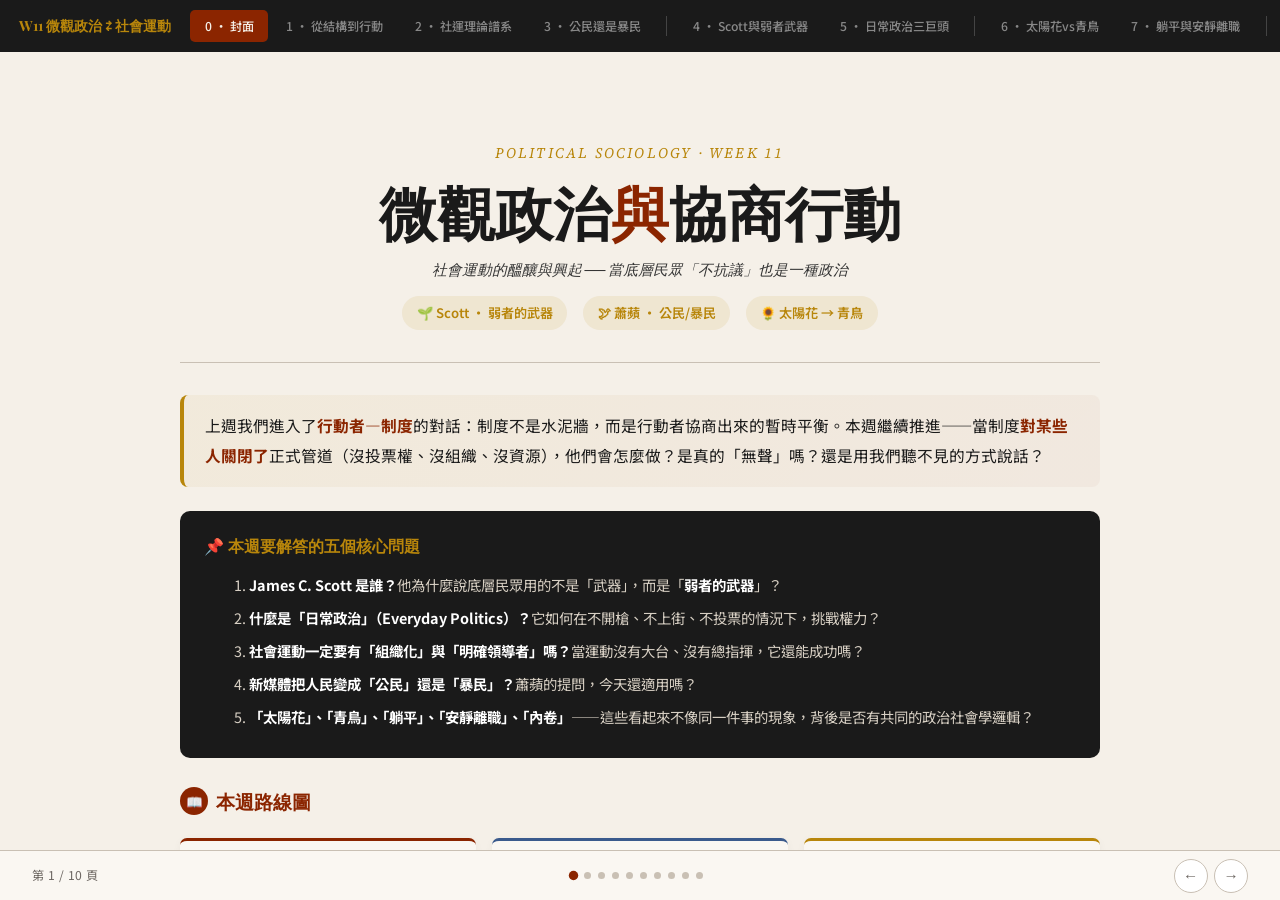
<file: lectures/W11_微觀政治與協商行動.html>
<!DOCTYPE html>
<html lang="zh-TW">
<head>
<meta charset="UTF-8">
<meta name="viewport" content="width=device-width, initial-scale=1.0">
<title>政治社會學 W11 — 微觀政治與協商行動：社會運動的醞釀與興起</title>
<link href="https://fonts.googleapis.com/css2?family=Playfair+Display:ital,wght@0,400;0,700;0,900;1,400&family=Noto+Sans+TC:wght@300;400;500;700;900&family=Source+Serif+4:ital,wght@0,300;0,400;0,600;1,300;1,400&display=swap" rel="stylesheet">
<style>
:root{
  --ink:#1a1a1a;--paper:#f5f0e8;--accent:#8b2500;--accent-light:#c4532b;
  --gold:#b8860b;--sage:#5a6e5a;--muted:#6b6560;--line:#c9c0b4;
  --card-bg:#faf7f2;--blue:#3a5a8c;--purple:#6b4c7a;--teal:#2a7a6e;
  --red:#c0392b;--green:#27ae60;--orange:#d35400;
  /* 三大學者色 */
  --scott:#8b2500; --bayat:#2a7a6e; --decerteau:#6b4c7a;
  /* 太陽花 vs 青鳥 */
  --sunflower:#d4a017; --bluebird:#3a5a8c;
}
*{margin:0;padding:0;box-sizing:border-box}
html,body{height:100%;overflow:hidden}
body{font-family:'Noto Sans TC','Source Serif 4',serif;background:var(--paper);color:var(--ink);line-height:1.85}
.app{display:flex;flex-direction:column;height:100vh}

/* ========== 頂部導航 ========== */
.top-nav{flex-shrink:0;background:#1a1a1a;display:flex;align-items:center;padding:0 1.2rem;height:52px;gap:.2rem;overflow-x:auto;scrollbar-width:none}
.top-nav::-webkit-scrollbar{display:none}
.nav-btn{flex-shrink:0;padding:.45rem .9rem;background:0;border:0;font-family:'Noto Sans TC',sans-serif;font-size:.76rem;font-weight:500;color:#888;cursor:pointer;border-radius:5px;transition:all .25s;white-space:nowrap}
.nav-btn:hover{color:#ccc;background:rgba(255,255,255,.06)}
.nav-btn.active{color:var(--paper);background:var(--accent)}
.nav-title{font-family:'Playfair Display',serif;color:var(--gold);font-size:.88rem;font-weight:700;margin-right:1rem;flex-shrink:0}
.nav-divider{flex-shrink:0;width:1px;height:20px;background:#444;margin:0 .5rem}

/* ========== 頁面 ========== */
.page-container{flex:1;overflow:hidden;position:relative}
.page{position:absolute;inset:0;overflow-y:auto;padding:2.5rem 2rem 4rem;opacity:0;transform:translateX(36px);pointer-events:none;transition:opacity .38s,transform .38s}
.page.active{opacity:1;transform:translateX(0);pointer-events:auto}
.page-inner{max-width:920px;margin:0 auto}

/* ========== 底部 ========== */
.bottom-bar{flex-shrink:0;height:50px;background:#faf7f2;border-top:1px solid var(--line);display:flex;align-items:center;justify-content:space-between;padding:0 2rem}
.page-indicator{font-size:.76rem;color:var(--muted);letter-spacing:.04em}
.page-dots{display:flex;gap:7px}
.dot{width:7px;height:7px;border-radius:50%;background:var(--line);cursor:pointer;transition:all .3s}
.dot.active{background:var(--accent);transform:scale(1.35)}
.arrow-btns{display:flex;gap:.4rem}
.arrow-btn{width:34px;height:34px;border-radius:50%;border:1px solid var(--line);background:#fff;cursor:pointer;display:flex;align-items:center;justify-content:center;font-size:.95rem;color:var(--muted);transition:all .2s}
.arrow-btn:hover{border-color:var(--accent);color:var(--accent)}
.arrow-btn:disabled{opacity:.3;cursor:default}

/* ========== 標題 ========== */
.page h2{font-family:'Playfair Display',serif;font-size:clamp(1.55rem,3vw,2.1rem);font-weight:800;color:var(--ink);margin-bottom:1.2rem;padding-bottom:.5rem;border-bottom:2px solid var(--accent);position:relative}
.page h2::after{content:'';position:absolute;left:0;bottom:-2px;width:60px;height:2px;background:var(--gold)}
.page h3{font-family:'Playfair Display',serif;font-size:1.2rem;font-weight:700;color:var(--accent);margin:1.6rem 0 .8rem;display:flex;align-items:center;gap:.5rem}
.page h3 .num{display:inline-flex;align-items:center;justify-content:center;width:28px;height:28px;background:var(--accent);color:#fff;border-radius:50%;font-size:.85rem;font-weight:700;flex-shrink:0}
.page h4{font-family:'Playfair Display',serif;font-size:1.02rem;font-weight:700;color:var(--ink);margin:1rem 0 .5rem}
.page p{font-size:.92rem;color:#333;margin-bottom:.7rem;line-height:1.95}
.page p strong{color:var(--accent);font-weight:700}
.page ul,.page ol{margin:.6rem 0 .9rem 1.5rem}
.page li{font-size:.9rem;margin-bottom:.35rem;line-height:1.9;color:#333}
.page li strong{color:var(--ink)}

/* ========== Hero ========== */
.hero{text-align:center;padding:3rem 1rem 2rem;border-bottom:1px solid var(--line);margin-bottom:2rem}
.hero-eyebrow{font-family:'Source Serif 4',serif;font-style:italic;color:var(--gold);font-size:.92rem;letter-spacing:.15em;text-transform:uppercase;margin-bottom:.8rem}
.hero-title{font-family:'Playfair Display',serif;font-size:clamp(2.2rem,5vw,3.6rem);font-weight:900;color:var(--ink);line-height:1.1;margin-bottom:.8rem}
.hero-title .mark{color:var(--accent)}
.hero-sub{font-family:'Source Serif 4',serif;font-size:1.05rem;color:var(--muted);font-style:italic;max-width:620px;margin:0 auto 1.8rem}
.hero-meta{display:flex;gap:1rem;justify-content:center;flex-wrap:wrap;font-size:.82rem}
.hero-meta span{padding:.3rem .9rem;background:rgba(184,134,11,.1);border-radius:20px;color:var(--gold);font-weight:600}

.story-lead{font-size:.98rem;color:var(--ink);line-height:1.9;margin-bottom:1.5rem;padding:1rem 1.3rem;background:linear-gradient(135deg,rgba(184,134,11,.06),rgba(139,37,0,.04));border-radius:8px;border-left:4px solid var(--gold)}
.story-lead strong{color:var(--accent)}

.guide-breadcrumb{font-size:.75rem;color:var(--muted);margin-bottom:.6rem;letter-spacing:.02em}
.guide-breadcrumb span{color:var(--accent);font-weight:600}

/* ========== 卡片 ========== */
.card-grid{display:grid;grid-template-columns:repeat(auto-fit,minmax(220px,1fr));gap:1rem;margin:1.2rem 0}
.card{background:var(--card-bg);border-radius:7px;padding:1.1rem 1.2rem;border-top:3px solid var(--accent);box-shadow:0 2px 10px rgba(0,0,0,.04);transition:transform .3s,box-shadow .3s}
.card:hover{transform:translateY(-3px);box-shadow:0 5px 22px rgba(0,0,0,.09)}
.card h4{font-family:'Playfair Display',serif;font-size:.98rem;color:var(--accent);margin-bottom:.4rem;margin-top:0}
.card p{font-size:.84rem;color:#555;margin-bottom:0;line-height:1.75}
.card.sage{border-top-color:var(--sage)}.card.sage h4{color:var(--sage)}
.card.blue{border-top-color:var(--blue)}.card.blue h4{color:var(--blue)}
.card.gold{border-top-color:var(--gold)}.card.gold h4{color:var(--gold)}
.card.purple{border-top-color:var(--purple)}.card.purple h4{color:var(--purple)}
.card.teal{border-top-color:var(--teal)}.card.teal h4{color:var(--teal)}
.card.orange{border-top-color:var(--orange)}.card.orange h4{color:var(--orange)}

/* ========== 引言／提問框 ========== */
.hl-box{background:rgba(139,37,0,.05);border-left:3px solid var(--accent);padding:1rem 1.2rem;border-radius:0 6px 6px 0;margin:1.1rem 0}
.hl-box p:last-child{margin-bottom:0}
.hl-box h4{margin-top:0;color:var(--accent)}
.hl-box.blue{background:rgba(58,90,140,.05);border-left-color:var(--blue)}
.hl-box.blue h4{color:var(--blue)}
.hl-box.sage{background:rgba(90,110,90,.05);border-left-color:var(--sage)}
.hl-box.sage h4{color:var(--sage)}
.hl-box.gold{background:rgba(184,134,11,.06);border-left-color:var(--gold)}
.hl-box.gold h4{color:var(--gold)}
.hl-box.purple{background:rgba(107,76,122,.05);border-left-color:var(--purple)}
.hl-box.purple h4{color:var(--purple)}

/* ========== 概念框 ========== */
.concept{background:linear-gradient(135deg,rgba(184,134,11,.08),rgba(58,90,140,.04));padding:.9rem 1.2rem;border-radius:8px;margin:.8rem 0;border:1px solid rgba(184,134,11,.2)}
.concept .lead{font-family:'Playfair Display',serif;font-size:.95rem;color:var(--accent);font-weight:700;margin-bottom:.4rem}
.concept .body{font-size:.86rem;color:#333;line-height:1.85}
.concept .body strong{color:var(--accent)}

/* ========== 中央問題列 ========== */
.questions{background:#1a1a1a;color:#e8e0d4;padding:1.3rem 1.5rem;border-radius:10px;margin:1.2rem 0}
.questions h4{color:var(--gold);margin-top:0;margin-bottom:.7rem;font-size:1rem;font-weight:700}
.questions ol{padding-left:1.3rem;margin-bottom:0}
.questions li{font-size:.9rem;margin-bottom:.4rem;line-height:1.85;color:#d8d0c4}
.questions li strong{color:#fff}

/* ========== 下一頁 ========== */
.next-page{display:flex;align-items:center;justify-content:space-between;background:linear-gradient(135deg,var(--accent),var(--accent-light));color:#fff;padding:1.1rem 1.4rem;border-radius:10px;margin-top:2.2rem;cursor:pointer;transition:transform .3s,box-shadow .3s}
.next-page:hover{transform:translateX(5px);box-shadow:0 6px 20px rgba(139,37,0,.3)}
.np-label{font-size:.72rem;opacity:.8;letter-spacing:.1em;text-transform:uppercase;margin-bottom:.2rem}
.np-title{font-family:'Playfair Display',serif;font-size:1.05rem;font-weight:700}
.np-arrow{font-size:1.4rem;opacity:.8}

/* ========== Spoiler（點擊揭露） ========== */
.spoiler{cursor:pointer;background:linear-gradient(135deg,rgba(90,110,90,.08),rgba(184,134,11,.06));border-left:3px dashed var(--sage);padding:.8rem 1.1rem;border-radius:0 6px 6px 0;font-size:.85rem;color:var(--sage);max-height:42px;overflow:hidden;transition:max-height .5s ease;line-height:1.85;position:relative}
.spoiler::after{content:'▼ 點擊展開';position:absolute;right:1rem;top:.75rem;font-size:.72rem;color:var(--muted);font-family:'Source Serif 4',serif;font-style:italic}
.spoiler.revealed{max-height:1500px;color:#333}
.spoiler.revealed::after{content:'▲ 點擊收合';color:var(--sage)}
.spoiler strong{color:var(--accent)}

/* ========== Scholar Card ========== */
.scholar-card{background:linear-gradient(135deg,rgba(58,90,140,.07),rgba(184,134,11,.05));border:1px solid rgba(58,90,140,.15);border-radius:10px;padding:1.2rem 1.4rem;margin:1rem 0}
.scholar-card h4{margin-top:0;color:var(--blue)}
.scholar-meta{display:flex;flex-wrap:wrap;gap:.4rem;margin-top:.7rem}
.scholar-tag{padding:.25rem .7rem;background:rgba(58,90,140,.1);color:var(--blue);border-radius:14px;font-size:.74rem;font-weight:600}

/* ========== Scott 大圖卡 ========== */
.scott-hero{background:linear-gradient(135deg,#1a1a1a,#3a1a10);color:#fff;padding:1.8rem;border-radius:12px;margin:1.3rem 0;display:flex;gap:1.5rem;align-items:flex-start;flex-wrap:wrap}
.scott-portrait{flex-shrink:0;width:120px;height:160px;background:linear-gradient(135deg,var(--accent),var(--accent-light));border-radius:8px;display:flex;flex-direction:column;justify-content:center;align-items:center;padding:.8rem;text-align:center;box-shadow:0 6px 18px rgba(0,0,0,.4)}
.scott-portrait .name-cn{font-family:'Playfair Display',serif;font-weight:900;font-size:1.05rem;line-height:1.3;margin-bottom:.3rem}
.scott-portrait .name-en{font-size:.7rem;opacity:.85;font-style:italic;border-top:1px solid rgba(255,255,255,.3);padding-top:.4rem;margin-top:.3rem;width:100%}
.scott-portrait .life{font-size:.66rem;opacity:.75;margin-top:.4rem}
.scott-info{flex:1;min-width:240px}
.scott-info h3{font-family:'Playfair Display',serif;font-size:1.35rem;color:var(--gold);margin:0 0 .4rem;border:none;display:block}
.scott-info h3::after{display:none}
.scott-info .scott-sub{font-size:.9rem;color:#d8d0c4;font-style:italic;margin-bottom:.7rem}
.scott-info p{font-size:.88rem;color:#cfc6b8;margin-bottom:0;line-height:1.85}
.scott-info p strong{color:#fff}
.scott-tags{display:flex;flex-wrap:wrap;gap:.3rem;margin-top:.7rem}
.scott-tag{padding:.2rem .65rem;background:rgba(184,134,11,.25);color:#f0d895;border-radius:14px;font-size:.72rem;font-weight:600}

/* ========== 弱者的武器表 ========== */
.weapons-grid{display:grid;grid-template-columns:repeat(auto-fit,minmax(160px,1fr));gap:.7rem;margin:1.1rem 0}
.weapon-card{background:#fff;border-radius:8px;padding:.9rem 1rem;border-top:3px solid var(--accent);box-shadow:0 2px 10px rgba(0,0,0,.05);transition:all .3s;cursor:default}
.weapon-card:hover{transform:translateY(-3px);box-shadow:0 5px 18px rgba(0,0,0,.1)}
.weapon-emoji{font-size:1.6rem;line-height:1;margin-bottom:.4rem}
.weapon-name{font-family:'Playfair Display',serif;font-weight:700;color:var(--accent);font-size:.93rem;margin-bottom:.3rem}
.weapon-desc{font-size:.78rem;color:#555;line-height:1.7}

/* ========== Hidden vs Public Transcript ========== */
.transcript-grid{display:grid;grid-template-columns:1fr 1fr;gap:.9rem;margin:1.2rem 0}
.tr-col{padding:1.1rem 1.2rem;border-radius:10px;position:relative;border:1px solid}
.tr-col.public{background:linear-gradient(135deg,rgba(184,134,11,.08),rgba(184,134,11,.03));border-color:rgba(184,134,11,.25)}
.tr-col.hidden{background:linear-gradient(135deg,rgba(58,90,140,.08),rgba(107,76,122,.05));border-color:rgba(58,90,140,.25)}
.tr-label{display:inline-block;padding:.2rem .7rem;border-radius:14px;font-size:.72rem;font-weight:700;letter-spacing:.05em;margin-bottom:.6rem;text-transform:uppercase;color:#fff}
.tr-col.public .tr-label{background:var(--gold)}
.tr-col.hidden .tr-label{background:var(--blue)}
.tr-title{font-family:'Playfair Display',serif;font-size:1rem;font-weight:700;margin-bottom:.4rem}
.tr-col.public .tr-title{color:var(--gold)}
.tr-col.hidden .tr-title{color:var(--blue)}
.tr-text{font-size:.85rem;color:#444;line-height:1.85}
.tr-text strong{color:var(--ink)}
.tr-eg{margin-top:.6rem;padding:.5rem .8rem;background:rgba(255,255,255,.6);border-radius:6px;font-size:.8rem;font-style:italic;color:#555}

/* ========== 三巨頭比較表 ========== */
.cmp-three{display:grid;grid-template-columns:repeat(3,1fr);gap:.7rem;margin:1.2rem 0}
.cmp-three-card{background:#fff;border-radius:10px;padding:1.1rem 1.1rem;border-top:4px solid;box-shadow:0 3px 14px rgba(0,0,0,.06);transition:transform .3s}
.cmp-three-card:hover{transform:translateY(-4px)}
.cmp-three-card.scott{border-top-color:var(--scott)}
.cmp-three-card.bayat{border-top-color:var(--bayat)}
.cmp-three-card.decerteau{border-top-color:var(--decerteau)}
.cmp-name{font-family:'Playfair Display',serif;font-weight:700;font-size:1rem;margin-bottom:.2rem}
.cmp-three-card.scott .cmp-name{color:var(--scott)}
.cmp-three-card.bayat .cmp-name{color:var(--bayat)}
.cmp-three-card.decerteau .cmp-name{color:var(--decerteau)}
.cmp-three-card .yr{font-size:.72rem;color:var(--muted);font-style:italic;margin-bottom:.55rem}
.cmp-three-card .concept-line{font-weight:700;color:var(--ink);font-size:.87rem;margin-bottom:.5rem;padding:.4rem .6rem;background:var(--card-bg);border-radius:5px;line-height:1.5}
.cmp-three-card .desc{font-size:.82rem;color:#444;line-height:1.8}
.cmp-three-card .desc strong{color:var(--accent)}

/* ========== 蕭蘋論述對照 ========== */
.discourse-box{background:#fff;border-radius:12px;overflow:hidden;margin:1.3rem 0;box-shadow:0 4px 16px rgba(0,0,0,.07)}
.discourse-head{padding:1rem 1.3rem;background:linear-gradient(135deg,#1a1a1a,#3a2818);color:#fff}
.discourse-head h4{margin:0;color:#fff;font-family:'Playfair Display',serif;font-size:1.05rem}
.discourse-head .sub{font-size:.78rem;color:#bfb6a8;font-style:italic;margin-top:.2rem}
.discourse-body{padding:1.2rem 1.3rem}
.discourse-era{margin-bottom:.9rem;padding:.8rem 1rem;background:var(--card-bg);border-radius:7px;border-left:3px solid var(--accent)}
.discourse-era:last-child{margin-bottom:0}
.discourse-era .era-label{display:inline-block;padding:.15rem .6rem;background:var(--accent);color:#fff;border-radius:12px;font-size:.7rem;font-weight:700;margin-bottom:.4rem;letter-spacing:.05em}
.discourse-era.e1 .era-label{background:#6b6560}
.discourse-era.e2 .era-label{background:var(--accent)}
.discourse-era.e3 .era-label{background:var(--gold)}
.discourse-era.e4 .era-label{background:var(--blue)}
.discourse-era .era-title{font-weight:700;color:var(--ink);font-size:.92rem;margin-bottom:.35rem}
.discourse-era .era-text{font-size:.85rem;color:#444;line-height:1.85}
.discourse-era .era-text strong{color:var(--accent)}

/* ========== 太陽花 vs 青鳥比較表 ========== */
.vs-table{width:100%;border-collapse:collapse;background:#fff;border-radius:10px;overflow:hidden;box-shadow:0 4px 16px rgba(0,0,0,.07);margin:1.3rem 0;font-size:.84rem}
.vs-table thead th{padding:.85rem .8rem;font-weight:700;color:#fff;text-align:left;font-size:.85rem}
.vs-table thead th:first-child{background:#1a1a1a;width:140px}
.vs-table thead th.sun{background:linear-gradient(135deg,#d4a017,#b8860b)}
.vs-table thead th.blue{background:linear-gradient(135deg,#3a5a8c,#5a7ab0)}
.vs-table td{padding:.75rem .85rem;border-bottom:1px solid var(--line);vertical-align:top;line-height:1.75}
.vs-table td:first-child{font-weight:700;color:var(--accent);background:var(--card-bg);font-size:.8rem;width:140px}
.vs-table td strong{color:var(--ink)}
.vs-table tr:last-child td{border-bottom:0}
.vs-table tr:hover td:not(:first-child){background:rgba(184,134,11,.04)}

/* ========== Toggle Tabs 切換 ========== */
.tabs{display:flex;gap:.3rem;margin:1.1rem 0 .7rem;border-bottom:2px solid var(--line);overflow-x:auto;scrollbar-width:none}
.tabs::-webkit-scrollbar{display:none}
.tab{padding:.6rem 1.1rem;background:0;border:0;font-family:inherit;font-size:.85rem;font-weight:600;color:var(--muted);cursor:pointer;border-bottom:3px solid transparent;margin-bottom:-2px;transition:all .25s;white-space:nowrap}
.tab:hover{color:var(--accent)}
.tab.active{color:var(--accent);border-bottom-color:var(--accent)}
.tab-panel{display:none}
.tab-panel.active{display:block;animation:fadeIn .3s}
@keyframes fadeIn{from{opacity:0;transform:translateY(6px)}to{opacity:1;transform:none}}

/* ========== 圖示展示 ========== */
.icon-row{display:flex;gap:.8rem;flex-wrap:wrap;margin:1rem 0}
.icon-item{flex:1;min-width:130px;text-align:center;padding:.9rem .8rem;background:#fff;border-radius:8px;box-shadow:0 2px 10px rgba(0,0,0,.05)}
.icon-item .ic{font-size:1.8rem;line-height:1;margin-bottom:.4rem}
.icon-item .lb{font-weight:700;color:var(--accent);font-size:.85rem;margin-bottom:.3rem}
.icon-item .ds{font-size:.76rem;color:#666;line-height:1.65}

/* ========== 案例分析（躺平內卷） ========== */
.case-block{background:#fff;border-radius:10px;padding:1.2rem 1.4rem;margin:1rem 0;box-shadow:0 3px 14px rgba(0,0,0,.06);border-top:4px solid var(--teal)}
.case-block h4{color:var(--teal);font-family:'Playfair Display',serif;margin:0 0 .4rem}
.case-block .ce{font-size:.74rem;letter-spacing:.1em;text-transform:uppercase;color:var(--muted);margin-bottom:.3rem}
.case-block .ct{font-size:.86rem;color:#333;line-height:1.85;margin-bottom:0}
.case-block .ct strong{color:var(--accent)}
.case-block.purple{border-top-color:var(--purple)}.case-block.purple h4{color:var(--purple)}
.case-block.blue{border-top-color:var(--blue)}.case-block.blue h4{color:var(--blue)}
.case-block.gold{border-top-color:var(--gold)}.case-block.gold h4{color:var(--gold)}

/* ========== 討論題 ========== */
.discussion-block{background:linear-gradient(135deg,#fff,#faf7f2);border-radius:12px;padding:1.3rem 1.5rem;margin:1.2rem 0;box-shadow:0 4px 18px rgba(0,0,0,.06);border:1px solid rgba(139,37,0,.12)}
.discussion-eyebrow{display:inline-block;padding:.2rem .7rem;background:var(--accent);color:#fff;border-radius:12px;font-size:.7rem;font-weight:700;letter-spacing:.05em;margin-bottom:.6rem}
.discussion-q{font-family:'Playfair Display',serif;font-size:1.02rem;font-weight:700;color:var(--ink);margin-bottom:.7rem;line-height:1.7}
.discussion-q em{color:var(--accent);font-style:normal}
.discussion-block .ctx{font-size:.85rem;color:#555;margin-bottom:.7rem;line-height:1.85}
.discussion-block .ctx strong{color:var(--accent)}

/* ========== 本週讀物 ========== */
.reading-card{background:#fff;border-radius:10px;padding:1rem 1.2rem;margin:.6rem 0;border-left:4px solid;display:flex;gap:.9rem;align-items:flex-start;box-shadow:0 2px 10px rgba(0,0,0,.04)}
.reading-card.must{border-left-color:var(--accent)}
.reading-card.rec{border-left-color:var(--gold)}
.reading-icon{flex-shrink:0;width:34px;height:34px;border-radius:50%;display:flex;align-items:center;justify-content:center;font-size:.85rem;font-weight:700;color:#fff;font-family:'Playfair Display',serif}
.reading-card.must .reading-icon{background:var(--accent)}
.reading-card.rec .reading-icon{background:var(--gold)}
.reading-body{flex:1}
.reading-title{font-family:'Playfair Display',serif;font-weight:700;font-size:.95rem;color:var(--ink);margin-bottom:.2rem;line-height:1.5}
.reading-meta{font-size:.78rem;color:var(--muted);font-style:italic;margin-bottom:.3rem;font-family:'Source Serif 4',serif}
.reading-note{font-size:.83rem;color:#444;line-height:1.75}

/* ========== 銜接關係圖 SVG ========== */
.linkmap{background:#fff;border-radius:12px;padding:1.5rem;margin:1.3rem 0;box-shadow:0 4px 18px rgba(0,0,0,.06)}
.linkmap-svg{display:block;width:100%;max-width:780px;margin:0 auto}

/* ========== RWD ========== */
@media(max-width:700px){
  .page{padding:1.8rem 1rem 3rem}
  .hero-title{font-size:2rem}
  .page h2{font-size:1.5rem}
  .scott-hero{flex-direction:column;align-items:center;text-align:center}
  .scott-info{text-align:left}
  .transcript-grid{grid-template-columns:1fr}
  .cmp-three{grid-template-columns:1fr}
  .vs-table thead th:first-child,.vs-table td:first-child{width:auto}
  .weapons-grid{grid-template-columns:repeat(2,1fr)}
}

/* === W11 新增元件樣式 === */
.layer-grid{display:grid;grid-template-columns:repeat(3,1fr);gap:1rem;margin:1.5rem 0 2rem}
.layer-card{background:#fff;border-radius:10px;padding:1.2rem;border-top:4px solid #888;box-shadow:0 2px 8px rgba(0,0,0,.04)}
.layer-macro{border-top-color:var(--accent)}
.layer-meso{border-top-color:#b8860b}
.layer-micro{border-top-color:#2c5f7c}
.layer-tag{font-size:.7rem;letter-spacing:.15em;color:#888;font-weight:600;font-family:'Source Serif 4',serif;font-style:italic;margin-bottom:.3rem}
.layer-title{font-size:1.05rem;font-weight:700;color:var(--ink);margin-bottom:.6rem}
.layer-list{margin:.3rem 0 .8rem;padding-left:1.2rem;font-size:.86rem;line-height:1.7;color:#444}
.layer-list li{margin-bottom:.1rem}
.layer-scholar{font-size:.78rem;color:#666;border-top:1px dashed #ddd;padding-top:.6rem;font-style:italic}

.lineage-map,.lineage-tree{background:#fff;border:1px solid #e5e0d6;border-radius:10px;padding:1.2rem;margin:1rem 0 2rem;box-shadow:0 2px 8px rgba(0,0,0,.03)}

.transition-box{background:linear-gradient(135deg,#fdf8ef,#f5f0e8);border-radius:10px;padding:.4rem 1.4rem;margin:1.2rem 0 2rem;border:1px solid #e0d9c8}
.trans-row{padding:1rem 0;border-bottom:1px dashed #d4cfc4}
.trans-row:last-child{border-bottom:0}
.trans-q{font-size:.95rem;font-weight:700;color:var(--accent);margin-bottom:.5rem;line-height:1.5}
.trans-a{font-size:.88rem;line-height:1.8;color:#333}

.inst-vs-grid{display:grid;grid-template-columns:1fr 1fr;gap:1.2rem;margin:1.2rem 0 1.5rem}
.inst-card{background:#fff;border-radius:10px;padding:1.3rem 1.4rem;box-shadow:0 2px 10px rgba(0,0,0,.05)}
.inst-formal{border-top:5px solid #2c5f7c}
.inst-informal{border-top:5px solid #8b2500}
.inst-tag{font-size:.7rem;letter-spacing:.18em;font-weight:600;color:#888;font-family:'Source Serif 4',serif;font-style:italic;margin-bottom:.3rem}
.inst-title{font-size:1.05rem;font-weight:700;color:var(--ink);margin-bottom:.8rem}
.inst-list{padding-left:.2rem;list-style:none;margin:0 0 .8rem;font-size:.88rem;line-height:1.9}
.inst-list li{margin-bottom:.3rem}
.inst-foot{font-size:.82rem;background:#f8f5ee;padding:.6rem .8rem;border-radius:6px;border-left:3px solid #b8860b;color:#444}

.callout{border-radius:10px;padding:1rem 1.3rem;margin:1.2rem 0}
.callout-amber{background:linear-gradient(135deg,#fef6e3,#fbecc6);border-left:4px solid #b8860b}
.callout-blue{background:linear-gradient(135deg,#eef4f8,#dbe7ee);border-left:4px solid #2c5f7c}
.callout-eyebrow{font-size:.72rem;letter-spacing:.15em;font-weight:600;color:#666;margin-bottom:.5rem;font-family:'Source Serif 4',serif;font-style:italic}
.callout p{margin:.4rem 0;font-size:.92rem;line-height:1.75;color:#333}
.callout-list{font-size:.9rem;line-height:1.85;color:#333;margin:.5rem 0 0;padding-left:1.4rem}
.callout-list li{margin-bottom:.4rem}

.connect-box{background:#fff;border-radius:10px;padding:1.3rem 1.5rem;margin:1rem 0 1.5rem;border:1px solid #e0d9c8;box-shadow:0 2px 8px rgba(0,0,0,.04)}
.connect-box p{font-size:.92rem;line-height:1.8;color:#333;margin:.4rem 0}
.connect-grid{display:grid;grid-template-columns:repeat(3,1fr);gap:.9rem;margin:1rem 0 .5rem}
.connect-item{display:flex;gap:.7rem;background:#fafaf6;padding:.9rem;border-radius:8px;border-left:3px solid var(--accent)}
.connect-num{font-size:1.4rem;font-weight:800;color:var(--accent);font-family:'Playfair Display',serif;line-height:1}
.connect-text{flex:1;font-size:.86rem;line-height:1.6}
.connect-sub{display:block;color:#666;font-size:.78rem;margin-top:.3rem;line-height:1.55}
.connect-foot{font-size:.85rem;color:#666;font-style:italic;margin-top:.6rem;padding-top:.6rem;border-top:1px dashed #ddd}

.media-impact-grid{display:grid;grid-template-columns:1fr 1fr;gap:1.2rem;margin:1rem 0 1.6rem}
.impact-card{background:#fff;border-radius:10px;padding:1.3rem 1.4rem;box-shadow:0 2px 10px rgba(0,0,0,.05)}
.impact-inst{border-top:5px solid #2c5f7c}
.impact-noninst{border-top:5px solid #8b2500}
.impact-tag{font-size:.72rem;letter-spacing:.15em;font-weight:600;color:#888;margin-bottom:.3rem;font-family:'Source Serif 4',serif;font-style:italic}
.impact-title{font-size:1rem;font-weight:700;color:var(--ink);margin-bottom:.9rem;line-height:1.4}
.impact-list{padding-left:0;list-style:none;margin:0 0 .8rem;font-size:.88rem;line-height:1.75}
.impact-list li{margin-bottom:.7rem;padding-left:0}
.impact-sub{display:block;color:#666;font-size:.78rem;margin-top:.15rem;line-height:1.55}
.impact-foot{font-size:.83rem;background:#f8f5ee;padding:.55rem .8rem;border-radius:6px;border-left:3px solid #b8860b;color:#444}

.blur-grid{display:grid;grid-template-columns:repeat(3,1fr);gap:1rem;margin:1rem 0 1.5rem}
.blur-card{background:#fff;border-radius:10px;padding:1.1rem 1.2rem;border-left:4px solid var(--sage);box-shadow:0 2px 8px rgba(0,0,0,.04)}
.blur-eye{font-size:.7rem;letter-spacing:.15em;color:var(--sage);font-weight:600;font-family:'Source Serif 4',serif;font-style:italic;margin-bottom:.3rem}
.blur-title{font-size:.95rem;font-weight:700;color:var(--ink);margin-bottom:.5rem;line-height:1.4}
.blur-text{font-size:.85rem;line-height:1.7;color:#444}

/* === Quiz blocks === */
.quiz-block{background:#fff;border-radius:10px;padding:1.3rem 1.5rem;margin:1rem 0;border:1px solid #e5e0d6;box-shadow:0 2px 8px rgba(0,0,0,.04);position:relative}
.quiz-q-num{position:absolute;top:-12px;left:1.5rem;background:var(--accent);color:#fff;font-family:'Playfair Display',serif;font-weight:700;font-size:.85rem;padding:.25rem .75rem;border-radius:5px;letter-spacing:.05em}
.quiz-question{font-size:.95rem;font-weight:600;color:var(--ink);margin:.4rem 0 .9rem;line-height:1.7}
.quiz-options{display:flex;flex-direction:column;gap:.55rem;margin-bottom:.7rem}
.quiz-opt{text-align:left;background:#fafaf6;border:1.5px solid #e0d9c8;border-radius:7px;padding:.7rem 1rem;font-size:.88rem;line-height:1.6;color:#333;cursor:pointer;transition:all .2s;font-family:inherit}
.quiz-opt:hover{background:#f5f0e8;border-color:#b8860b}
.quiz-opt.selected-correct{background:linear-gradient(135deg,#d4edd4,#c0e0c0);border-color:#5a8c5a;color:#1e4d1e;font-weight:600}
.quiz-opt.selected-wrong{background:linear-gradient(135deg,#f8d8d4,#efc4be);border-color:#b85040;color:#7a1a10}
.quiz-opt.show-correct{background:#eaf5ea;border-color:#5a8c5a;font-weight:500}
.quiz-explain{font-size:.85rem;line-height:1.8;color:#333;background:linear-gradient(135deg,rgba(184,134,11,.06),rgba(90,110,90,.04));padding:.9rem 1.1rem;border-radius:7px;border-left:3px solid var(--sage);display:none}
.quiz-explain.shown{display:block}
.quiz-explain strong{color:var(--accent)}

@media(max-width:780px){
  .layer-grid,.inst-vs-grid,.media-impact-grid,.blur-grid,.connect-grid{grid-template-columns:1fr}
}

</style>
</head>
<body>
<div class="app">

<!-- 頂部導航 -->
<div class="top-nav">
  <span class="nav-title">W11 微觀政治 ⇄ 社會運動</span>
  <button class="nav-btn active" onclick="goPage(0)">0 · 封面</button>
  <button class="nav-btn" onclick="goPage(1)">1 · 從結構到行動</button>
  <button class="nav-btn" onclick="goPage(2)">2 · 社運理論譜系</button>
  <button class="nav-btn" onclick="goPage(3)">3 · 公民還是暴民</button>
  <span class="nav-divider"></span>
  <button class="nav-btn" onclick="goPage(4)">4 · Scott與弱者武器</button>
  <button class="nav-btn" onclick="goPage(5)">5 · 日常政治三巨頭</button>
  <span class="nav-divider"></span>
  <button class="nav-btn" onclick="goPage(6)">6 · 太陽花vs青鳥</button>
  <button class="nav-btn" onclick="goPage(7)">7 · 躺平與安靜離職</button>
  <span class="nav-divider"></span>
  <button class="nav-btn" onclick="goPage(8)">8 · 討論題</button>
  <button class="nav-btn" onclick="goPage(9)">9 · 本週讀物</button>
</div>

<div class="page-container">

<!-- P0 封面 -->
<div class="page active" data-page="0"><div class="page-inner">
  <div class="hero">
    <div class="hero-eyebrow">Political Sociology · Week 11</div>
    <h1 class="hero-title">微觀政治<span class="mark">與</span>協商行動</h1>
    <p class="hero-sub">社會運動的醞釀與興起 ── 當底層民眾「不抗議」也是一種政治</p>
    <div class="hero-meta">
      <span>🌱 Scott · 弱者的武器</span>
      <span>🕊 蕭蘋 · 公民/暴民</span>
      <span>🌻 太陽花 → 青鳥</span>
    </div>
  </div>

  <div class="story-lead">
    上週我們進入了<strong>行動者—制度</strong>的對話：制度不是水泥牆，而是行動者協商出來的暫時平衡。本週繼續推進——當制度<strong>對某些人關閉了</strong>正式管道（沒投票權、沒組織、沒資源），他們會怎麼做？是真的「無聲」嗎？還是用我們聽不見的方式說話？
  </div>

  <div class="questions">
    <h4>📌 本週要解答的五個核心問題</h4>
    <ol>
      <li><strong>James C. Scott 是誰？</strong>他為什麼說底層民眾用的不是「武器」，而是「<strong>弱者的武器</strong>」？</li>
      <li><strong>什麼是「日常政治」（Everyday Politics）？</strong>它如何在不開槍、不上街、不投票的情況下，挑戰權力？</li>
      <li><strong>社會運動一定要有「組織化」與「明確領導者」嗎？</strong>當運動沒有大台、沒有總指揮，它還能成功嗎？</li>
      <li><strong>新媒體把人民變成「公民」還是「暴民」？</strong>蕭蘋的提問，今天還適用嗎？</li>
      <li><strong>「太陽花」、「青鳥」、「躺平」、「安靜離職」、「內卷」</strong>——這些看起來不像同一件事的現象，背後是否有共同的政治社會學邏輯？</li>
    </ol>
  </div>

  <h3><span class="num">📖</span>本週路線圖</h3>
  <div class="card-grid">
    <div class="card"><h4>P1 從結構到行動</h4><p>研究觀點為什麼會轉變？學者關係圖：環境變化 vs 技術變化的雙重推力。</p></div>
    <div class="card blue"><h4>P2 社運理論譜系</h4><p>四代學者譜系圖：從集體行為論到日常政治派。<strong>制度性 vs 非制度性</strong>社運的概念。</p></div>
    <div class="card gold"><h4>P3 公民還是暴民</h4><p>蕭蘋（2014）+ 新媒體如何<em>同時</em>改變制度面（連署、罷免）與非制度面（迷因、無大台）。</p></div>
    <div class="card sage"><h4>P4 Scott 與弱者的武器</h4><p>農民人類學家 James C. Scott。隱藏文本、公開文本、infrapolitics。</p></div>
    <div class="card teal"><h4>P5 日常政治三巨頭</h4><p>Scott × de Certeau × Bayat。三種「無聲政治」的對照。</p></div>
    <div class="card orange"><h4>P6 太陽花 vs 青鳥</h4><p>何明修（2024）+ <strong>4 題隨堂選擇題</strong>。從大台到去中心化的十年演進。</p></div>
    <div class="card purple"><h4>P7 躺平與安靜離職</h4><p>當運動「沒人想參加」+ <strong>4 題隨堂選擇題</strong>。日常政治的當代變形。</p></div>
    <div class="card"><h4>P8-P9 討論與讀物</h4><p>小組討論題與本週指定／推薦閱讀。</p></div>
  </div>

  <div class="next-page" onclick="goPage(1)">
    <div><div class="np-label">下一頁</div><div class="np-title">P1 · 從結構到行動：研究觀點為什麼會轉變？</div></div>
    <div class="np-arrow">→</div>
  </div>
</div></div>

<!-- P1 從結構到行動 -->
<div class="page" data-page="1"><div class="page-inner">
  <div class="guide-breadcrumb">第 1 章 · 路徑</div>
  <h2 class="page-h2">從結構到行動<span class="mark">：</span>研究觀點為什麼會轉變？</h2>
  <p class="lede">
    從 W4 的 Skocpol（國家自主性）、W5 的 Tilly（國家形成）、到 W10 的新制度論——我們一直在問<strong>「結構如何塑造行動」</strong>。
    但本週開始，問題反過來了：<em>當結構看似牢不可破，普通人還能做什麼？</em>
  </p>

  <!-- 三層分析格 -->
  <h3 class="section-h3">🔍 政治社會學的三層分析尺度</h3>
  <div class="layer-grid">
    <div class="layer-card layer-macro">
      <div class="layer-tag">宏觀 MACRO</div>
      <div class="layer-title">結構 · 制度 · 國家</div>
      <ul class="layer-list">
        <li>國家形成、革命、戰爭</li>
        <li>世界體系、資本主義</li>
        <li>正式制度與規則</li>
      </ul>
      <div class="layer-scholar">代表：Skocpol、Tilly、Mann</div>
    </div>
    <div class="layer-card layer-meso">
      <div class="layer-tag">中觀 MESO</div>
      <div class="layer-title">組織 · 運動 · 網絡</div>
      <ul class="layer-list">
        <li>政黨、工會、社會運動</li>
        <li>資源動員、政治機會</li>
        <li>集體認同與動員結構</li>
      </ul>
      <div class="layer-scholar">代表：McAdam、Tarrow、Tilly（後期）</div>
    </div>
    <div class="layer-card layer-micro">
      <div class="layer-tag">微觀 MICRO</div>
      <div class="layer-title">日常 · 身體 · 話語</div>
      <ul class="layer-list">
        <li>日常抵抗、隱藏腳本</li>
        <li>協商、迴避、戰術</li>
        <li>身體姿態、沉默、流言</li>
      </ul>
      <div class="layer-scholar">代表：Scott、de Certeau、Bayat</div>
    </div>
  </div>

  <!-- 學者關係圖：從結構到日常的研究發展路徑 -->
  <h3 class="section-h3">🗺️ 學者關係圖：政治社會學的研究路徑</h3>
  <p class="section-lead">
    下圖呈現政治社會學從 <strong>1960s 結構分析</strong> 到 <strong>2010s 日常政治</strong> 的學術發展軌跡。
    每一代學者都在「回應上一代未解決的問題」。
  </p>
  <div class="lineage-map">
    <svg viewBox="0 0 900 460" xmlns="http://www.w3.org/2000/svg" style="width:100%;height:auto;font-family:'Noto Sans TC',sans-serif">
      <!-- 時間軸 -->
      <line x1="60" y1="420" x2="840" y2="420" stroke="#999" stroke-width="1.5"/>
      <text x="60" y="445" font-size="11" fill="#666">1960s</text>
      <text x="240" y="445" font-size="11" fill="#666">1970s</text>
      <text x="420" y="445" font-size="11" fill="#666">1980s–90s</text>
      <text x="620" y="445" font-size="11" fill="#666">2000s</text>
      <text x="790" y="445" font-size="11" fill="#666">2010s–</text>

      <!-- 第一層：宏觀結構 -->
      <rect x="50" y="40" width="170" height="80" rx="8" fill="#8b2500" opacity="0.92"/>
      <text x="135" y="65" text-anchor="middle" font-size="12" font-weight="600" fill="#fff">宏觀結構派</text>
      <text x="135" y="86" text-anchor="middle" font-size="10.5" fill="#fff">Skocpol · Mann</text>
      <text x="135" y="103" text-anchor="middle" font-size="10.5" fill="#fff">Moore · Wallerstein</text>

      <!-- 第二層：政治過程派 -->
      <rect x="245" y="40" width="170" height="80" rx="8" fill="#b8860b" opacity="0.92"/>
      <text x="330" y="65" text-anchor="middle" font-size="12" font-weight="600" fill="#fff">政治過程派</text>
      <text x="330" y="86" text-anchor="middle" font-size="10.5" fill="#fff">Tilly · Tarrow</text>
      <text x="330" y="103" text-anchor="middle" font-size="10.5" fill="#fff">McAdam · Zald</text>

      <!-- 第三層：文化轉向 -->
      <rect x="440" y="40" width="170" height="80" rx="8" fill="#5a6e5a" opacity="0.92"/>
      <text x="525" y="65" text-anchor="middle" font-size="12" font-weight="600" fill="#fff">文化轉向</text>
      <text x="525" y="86" text-anchor="middle" font-size="10.5" fill="#fff">Polletta · Jasper</text>
      <text x="525" y="103" text-anchor="middle" font-size="10.5" fill="#fff">框架 / 認同 / 情緒</text>

      <!-- 第四層：日常政治 -->
      <rect x="640" y="40" width="170" height="80" rx="8" fill="#2c5f7c" opacity="0.92"/>
      <text x="725" y="65" text-anchor="middle" font-size="12" font-weight="600" fill="#fff">日常政治派</text>
      <text x="725" y="86" text-anchor="middle" font-size="10.5" fill="#fff">Scott · de Certeau</text>
      <text x="725" y="103" text-anchor="middle" font-size="10.5" fill="#fff">Bayat · Ho（何明修）</text>

      <!-- 中段：研究主題 -->
      <text x="135" y="170" text-anchor="middle" font-size="11" fill="#444">📌 國家、革命、戰爭</text>
      <text x="135" y="190" text-anchor="middle" font-size="11" fill="#444">📌 結構決定行動</text>
      <text x="330" y="170" text-anchor="middle" font-size="11" fill="#444">📌 政治機會、資源</text>
      <text x="330" y="190" text-anchor="middle" font-size="11" fill="#444">📌 組織如何動員</text>
      <text x="525" y="170" text-anchor="middle" font-size="11" fill="#444">📌 框架、情感、認同</text>
      <text x="525" y="190" text-anchor="middle" font-size="11" fill="#444">📌 意義如何被建構</text>
      <text x="725" y="170" text-anchor="middle" font-size="11" fill="#444">📌 沒組織的抵抗</text>
      <text x="725" y="190" text-anchor="middle" font-size="11" fill="#444">📌 數位、青年、無大台</text>

      <!-- 箭頭：研究轉向的推力 -->
      <path d="M 220 80 L 245 80" stroke="#333" stroke-width="2" marker-end="url(#arr1)"/>
      <path d="M 415 80 L 440 80" stroke="#333" stroke-width="2" marker-end="url(#arr1)"/>
      <path d="M 610 80 L 640 80" stroke="#333" stroke-width="2" marker-end="url(#arr1)"/>

      <defs>
        <marker id="arr1" markerWidth="8" markerHeight="8" refX="6" refY="4" orient="auto">
          <polygon points="0 0, 8 4, 0 8" fill="#333"/>
        </marker>
      </defs>

      <!-- 下方：驅動轉向的力量 -->
      <rect x="50" y="240" width="780" height="150" rx="10" fill="#f5f0e8" stroke="#d4cfc4" stroke-width="1.5"/>
      <text x="440" y="265" text-anchor="middle" font-size="13" font-weight="700" fill="#8b2500">⚡ 推動觀點轉變的兩大力量</text>

      <!-- 環境因素 -->
      <text x="220" y="295" text-anchor="middle" font-size="12" font-weight="600" fill="#5a6e5a">🌏 環境變化</text>
      <text x="220" y="318" text-anchor="middle" font-size="10.5" fill="#444">• 後冷戰與民主化浪潮</text>
      <text x="220" y="335" text-anchor="middle" font-size="10.5" fill="#444">• 新自由主義、零工經濟</text>
      <text x="220" y="352" text-anchor="middle" font-size="10.5" fill="#444">• 工會衰退、組織式動員失靈</text>
      <text x="220" y="369" text-anchor="middle" font-size="10.5" fill="#444">• 全球青年「無前景感」</text>

      <!-- 分隔線 -->
      <line x1="440" y1="285" x2="440" y2="378" stroke="#d4cfc4" stroke-width="1"/>

      <!-- 技術因素 -->
      <text x="660" y="295" text-anchor="middle" font-size="12" font-weight="600" fill="#2c5f7c">💻 技術變化</text>
      <text x="660" y="318" text-anchor="middle" font-size="10.5" fill="#444">• 智慧手機普及（2010 後）</text>
      <text x="660" y="335" text-anchor="middle" font-size="10.5" fill="#444">• 社群平台改變動員邏輯</text>
      <text x="660" y="352" text-anchor="middle" font-size="10.5" fill="#444">• 直播、迷因、演算法</text>
      <text x="660" y="369" text-anchor="middle" font-size="10.5" fill="#444">• 個體可不靠組織也能發聲</text>
    </svg>
  </div>

  <!-- 觀點轉變說明 -->
  <h3 class="section-h3">🤔 為什麼研究會從結構走向日常？</h3>
  <div class="transition-box">
    <div class="trans-row">
      <div class="trans-q">為什麼 1960s 的結構派<strong>看不見日常</strong>？</div>
      <div class="trans-a">因為當時的政治社會學想解釋的是<em>「為什麼會革命」、「為什麼國家會強大」</em>——
      宏大事件需要宏大解釋。日常瑣事被視為「噪音」。</div>
    </div>
    <div class="trans-row">
      <div class="trans-q">為什麼 1970s 後出現政治過程派？</div>
      <div class="trans-a">結構派<em>無法解釋「人怎麼動起來」</em>。Tilly 從歐洲歷史中發現：抗爭有<strong>劇碼（repertoire）</strong>、
      有<strong>動員結構</strong>。研究焦點從「為什麼有革命」轉到「<em>抗爭如何被組織</em>」。</div>
    </div>
    <div class="trans-row">
      <div class="trans-q">為什麼 1980s 後出現文化轉向？</div>
      <div class="trans-a">資源動員論<em>過度理性化</em>——好像人只要有錢、有組織就會動員。但東歐革命、女權運動讓人發現：
      <strong>意義、情感、認同</strong>同樣關鍵。「為什麼有人願意冒生命危險上街？」不是純粹理性計算。</div>
    </div>
    <div class="trans-row">
      <div class="trans-q">為什麼 2000 年後出現日常政治派？</div>
      <div class="trans-a">兩個變化同時發生——<br>
      <strong>① 環境變化：</strong>傳統工會、政黨衰退，但<em>不滿並沒有消失</em>，只是換了形式（躺平、辭職、移民）。<br>
      <strong>② 技術變化：</strong>智慧手機讓個體不需要組織也能<em>發聲、串連、嘲諷</em>。
      Scott 1985 年寫《弱者的武器》時還沒有 Twitter，但他發現的「無組織抵抗」邏輯，在 2010 年後反而成了主流。</div>
    </div>
  </div>

  <!-- 本週路徑預告 -->
  <div class="callout callout-blue">
    <div class="callout-eyebrow">📍 本週路線圖</div>
    <p>本週講義的順序，就是<strong>「制度性 → 非制度性 → 微觀日常」</strong>的順序：</p>
    <ol class="callout-list">
      <li><strong>P2 社運理論譜系：</strong>看四代學者如何重新定義「什麼算社運」</li>
      <li><strong>P3 公民還是暴民：</strong>看新媒體如何同時改變制度面與非制度面</li>
      <li><strong>P4 Scott 與弱者武器：</strong>進入真正的微觀層次</li>
      <li><strong>P5 三巨頭：</strong>Scott × de Certeau × Bayat 比較</li>
      <li><strong>P6–P7 台灣案例：</strong>太陽花、青鳥、躺平、內卷</li>
    </ol>
  </div>

  <div class="next-page" onclick="goPage(2)">
    <div><div class="np-label">下一頁</div><div class="np-title">P2 · 社運理論譜系：從制度走向非制度</div></div>
    <div class="np-arrow">→</div>
  </div>
</div></div>

<!-- P2 社運理論譜系（移自原 P4）-->
<div class="page" data-page="2"><div class="page-inner">
  <div class="guide-breadcrumb">第 2 章 · 譜系</div>
  <h2 class="page-h2">社運理論譜系<span class="mark">：</span>從制度性到非制度性</h2>
  <p class="lede">
    社會運動理論的發展，可以視為一場<strong>關於「什麼算政治參與」的爭辯史</strong>。
    從早期把抗議當成「異常行為」，到當代承認「日常迴避也是政治」——這段路走了 60 年。
  </p>

  <!-- 關鍵概念對照：制度性 vs 非制度性 -->
  <h3 class="section-h3">⚖️ 核心概念：制度性 vs 非制度性社會運動</h3>
  <div class="inst-vs-grid">
    <div class="inst-card inst-formal">
      <div class="inst-tag">制度性 INSTITUTIONAL</div>
      <div class="inst-title">在規則之內爭取改變</div>
      <ul class="inst-list">
        <li>📜 透過<strong>正式管道</strong>表達訴求</li>
        <li>🗳️ 投票、連署、請願、公聽會</li>
        <li>🏛️ 政黨、工會、利益團體</li>
        <li>⚖️ 訴訟、立法遊說、罷免</li>
        <li>📢 合法集會遊行、公開抗議</li>
      </ul>
      <div class="inst-foot">
        🧠 <strong>研究預設：</strong>運動目標是「進入」體制、改變政策
      </div>
    </div>
    <div class="inst-card inst-informal">
      <div class="inst-tag">非制度性 NON-INSTITUTIONAL</div>
      <div class="inst-title">在規則之外（或之下）施壓</div>
      <ul class="inst-list">
        <li>🏃 <strong>體制外</strong>的行動形式</li>
        <li>🚧 佔領、罷工、堵路、靜坐</li>
        <li>🎭 行為藝術、迷因、嘲諷</li>
        <li>🤫 怠工、消極順從、不合作</li>
        <li>📱 無大台動員、去中心化串連</li>
      </ul>
      <div class="inst-foot">
        🧠 <strong>研究預設：</strong>當體制阻塞時，行動才會「跳出」既有規則
      </div>
    </div>
  </div>

  <div class="callout callout-amber">
    <div class="callout-eyebrow">⚠️ 重要提醒</div>
    <p>「制度／非制度」<strong>不是運動的本質屬性</strong>，而是<em>運動光譜上的兩端</em>。
    同一場運動可能<strong>同時</strong>使用兩種策略——青鳥行動既上街佔領（非制度），也推動罷免連署（制度）。
    判斷的關鍵不是「合法 vs 違法」，而是「<strong>在現有規則內 vs 試圖改變遊戲規則</strong>」。</p>
  </div>

  <!-- 四代理論譜系圖 -->
  <h3 class="section-h3">🌳 四代社會運動理論譜系</h3>
  <p class="section-lead">
    每一代理論都在回應前一代的盲點。下圖呈現核心問題、代表學者、與「制度／非制度」立場的演變。
  </p>

  <div class="lineage-tree">
    <svg viewBox="0 0 900 720" xmlns="http://www.w3.org/2000/svg" style="width:100%;height:auto;font-family:'Noto Sans TC',sans-serif">
      <!-- 中軸線 -->
      <line x1="450" y1="50" x2="450" y2="700" stroke="#d4cfc4" stroke-width="2" stroke-dasharray="4 4"/>

      <!-- ====== 第一代 ====== -->
      <rect x="80" y="40" width="740" height="135" rx="10" fill="#fdf8ef" stroke="#b8860b" stroke-width="2"/>
      <text x="100" y="68" font-size="12" font-weight="700" fill="#b8860b">第一代 · 1950s–60s</text>
      <text x="100" y="90" font-size="15" font-weight="700" fill="#333">集體行為論（Collective Behavior）</text>
      <text x="100" y="113" font-size="11" fill="#555">代表學者：Le Bon · Blumer · Smelser · Kornhauser</text>
      <text x="100" y="135" font-size="11" fill="#555">核心問題：群眾為何「失控」？</text>
      <text x="100" y="155" font-size="11" fill="#8b2500" font-weight="600">⚠️ 視抗議為「病理」、「非理性」、「失序」</text>
      <!-- 制度立場 -->
      <rect x="650" y="80" width="155" height="70" rx="6" fill="#5a6e5a" opacity="0.92"/>
      <text x="727" y="103" text-anchor="middle" font-size="10" fill="#fff">立場</text>
      <text x="727" y="123" text-anchor="middle" font-size="11" font-weight="700" fill="#fff">運動 = 體制外亂象</text>
      <text x="727" y="143" text-anchor="middle" font-size="10" fill="#fff">應該被「導正」回制度</text>

      <!-- 箭頭 -->
      <path d="M 450 180 L 450 210" stroke="#888" stroke-width="2" marker-end="url(#larr)"/>
      <text x="465" y="200" font-size="10" fill="#666" font-style="italic">回應：抗爭明明是理性的！</text>

      <!-- ====== 第二代 ====== -->
      <rect x="80" y="215" width="740" height="135" rx="10" fill="#fdf8ef" stroke="#8b2500" stroke-width="2"/>
      <text x="100" y="243" font-size="12" font-weight="700" fill="#8b2500">第二代 · 1970s</text>
      <text x="100" y="265" font-size="15" font-weight="700" fill="#333">資源動員論（Resource Mobilization）</text>
      <text x="100" y="288" font-size="11" fill="#555">代表學者：McCarthy · Zald · Oberschall</text>
      <text x="100" y="310" font-size="11" fill="#555">核心問題：運動需要什麼條件才能組織起來？</text>
      <text x="100" y="330" font-size="11" fill="#2c5f7c" font-weight="600">💡 重點：金錢、人力、組織、領袖、媒體曝光</text>
      <rect x="650" y="255" width="155" height="70" rx="6" fill="#5a6e5a" opacity="0.92"/>
      <text x="727" y="278" text-anchor="middle" font-size="10" fill="#fff">立場</text>
      <text x="727" y="298" text-anchor="middle" font-size="11" font-weight="700" fill="#fff">運動 = 理性組織</text>
      <text x="727" y="318" text-anchor="middle" font-size="10" fill="#fff">但<tspan font-weight="700">仍是制度外</tspan>行動</text>

      <path d="M 450 355 L 450 385" stroke="#888" stroke-width="2" marker-end="url(#larr)"/>
      <text x="465" y="375" font-size="10" fill="#666" font-style="italic">回應：光有資源不夠，還要等「機會」！</text>

      <!-- ====== 第三代 ====== -->
      <rect x="80" y="390" width="740" height="135" rx="10" fill="#fdf8ef" stroke="#2c5f7c" stroke-width="2"/>
      <text x="100" y="418" font-size="12" font-weight="700" fill="#2c5f7c">第三代 · 1980s–90s</text>
      <text x="100" y="440" font-size="15" font-weight="700" fill="#333">政治過程論（Political Process）</text>
      <text x="100" y="463" font-size="11" fill="#555">代表學者：Tilly · Tarrow · McAdam · Goldstone</text>
      <text x="100" y="485" font-size="11" fill="#555">核心問題：什麼時候政治機會打開、運動就會爆發？</text>
      <text x="100" y="505" font-size="11" fill="#2c5f7c" font-weight="600">💡 重點：政治機會結構、抗爭劇碼、菁英分裂</text>
      <rect x="650" y="430" width="155" height="70" rx="6" fill="#5a6e5a" opacity="0.92"/>
      <text x="727" y="453" text-anchor="middle" font-size="10" fill="#fff">立場</text>
      <text x="727" y="473" text-anchor="middle" font-size="11" font-weight="700" fill="#fff">制度 ⇄ 非制度</text>
      <text x="727" y="493" text-anchor="middle" font-size="10" fill="#fff">兩者互相牽動</text>

      <path d="M 450 530 L 450 560" stroke="#888" stroke-width="2" marker-end="url(#larr)"/>
      <text x="465" y="550" font-size="10" fill="#666" font-style="italic">回應：那「沒組織、沒動員」的人呢？</text>

      <!-- ====== 第四代 ====== -->
      <rect x="80" y="565" width="740" height="135" rx="10" fill="#fdf8ef" stroke="#5a6e5a" stroke-width="2"/>
      <text x="100" y="593" font-size="12" font-weight="700" fill="#5a6e5a">第四代 · 2000s–至今</text>
      <text x="100" y="615" font-size="15" font-weight="700" fill="#333">文化、網絡與日常政治</text>
      <text x="100" y="638" font-size="11" fill="#555">代表學者：Scott · de Certeau · Bayat · Castells · Polletta · 何明修</text>
      <text x="100" y="660" font-size="11" fill="#555">核心問題：沒有組織、沒有領袖的抵抗，算不算政治？</text>
      <text x="100" y="680" font-size="11" fill="#8b2500" font-weight="600">💡 重點：日常生活、迷因、無大台、隱藏腳本、平台演算法</text>
      <rect x="650" y="605" width="155" height="70" rx="6" fill="#8b2500" opacity="0.92"/>
      <text x="727" y="628" text-anchor="middle" font-size="10" fill="#fff">立場</text>
      <text x="727" y="648" text-anchor="middle" font-size="11" font-weight="700" fill="#fff">擴大「政治」定義</text>
      <text x="727" y="668" text-anchor="middle" font-size="10" fill="#fff">非制度也是核心舞台</text>

      <defs>
        <marker id="larr" markerWidth="10" markerHeight="10" refX="8" refY="5" orient="auto">
          <polygon points="0 0, 10 5, 0 10" fill="#888"/>
        </marker>
      </defs>
    </svg>
  </div>

  <!-- 與 W10 新制度論的連結 -->
  <h3 class="section-h3">🔗 與 W10 新制度論的對話</h3>
  <div class="connect-box">
    <p><strong>W10 新制度論提醒我們：</strong>制度不是中立的，它<em>偏好某些行動者、排除某些行動者</em>。</p>
    <p><strong>本週要進一步問：</strong>那<em>被排除的人</em>怎麼辦？他們會：</p>
    <div class="connect-grid">
      <div class="connect-item">
        <div class="connect-num">①</div>
        <div class="connect-text">
          <strong>嘗試進入制度</strong><br>
          <span class="connect-sub">→ 形成「制度性社運」<br>例：勞工組工會、性別團體推動立法</span>
        </div>
      </div>
      <div class="connect-item">
        <div class="connect-num">②</div>
        <div class="connect-text">
          <strong>跳出制度抗爭</strong><br>
          <span class="connect-sub">→ 形成「非制度性社運」<br>例：佔領運動、太陽花、青鳥</span>
        </div>
      </div>
      <div class="connect-item">
        <div class="connect-num">③</div>
        <div class="connect-text">
          <strong>退到日常迴避</strong><br>
          <span class="connect-sub">→ 進入「日常政治」<br>例：躺平、內卷、安靜離職</span>
        </div>
      </div>
    </div>
    <p class="connect-foot">這三條路徑<strong>不是互斥的</strong>。同一群人、同一個議題，可能在不同時刻採取不同策略。</p>
  </div>

  <div class="next-page" onclick="goPage(3)">
    <div><div class="np-label">下一頁</div><div class="np-title">P3 · 公民還是暴民：新媒體如何重塑社運</div></div>
    <div class="np-arrow">→</div>
  </div>
</div></div>

<!-- P3 公民還是暴民（移自原 P5）-->
<div class="page" data-page="3"><div class="page-inner">
  <div class="guide-breadcrumb">第 3 章 · 命名 · 媒介</div>
  <h2 class="page-h2">公民還是暴民<span class="mark">？</span>新媒體如何重塑社運</h2>
  <p class="lede">
    每一場抗議出現時，<em>怎麼稱呼參與者</em>，就是一場政治戰役。「公民」聽起來理性正當，「暴民」聽起來危險失序——
    <strong>命名本身就是政治</strong>。而誰能掌握命名權，<em>正在被新媒體徹底改寫</em>。
  </p>

  <!-- 蕭蘋四階段歷史 -->
  <h3 class="section-h3">📜 蕭蘋（2014）：台灣「公民／暴民」命名史四階段</h3>
  <p class="section-lead">
    蕭蘋指出：什麼叫「公民」、什麼叫「暴民」，<em>從來不是字典定義</em>——
    它隨著國家結構、媒體技術、社會分歧而不斷改寫。
  </p>

  <div class="discourse-box">
    <div class="discourse-stage">
      <div class="ds-num">①</div>
      <div class="ds-body">
        <div class="ds-era">戒嚴時期 · 1949–1987</div>
        <div class="ds-title">「群眾」是被教化的對象</div>
        <div class="ds-text">國民黨體制下，<em>沒有「公民」這個主體</em>，只有需要被啟蒙、被動員的「民眾」。
        街頭抗議幾乎不存在，僅有的反對行動立刻被貼上「叛亂分子」標籤。</div>
      </div>
    </div>
    <div class="discourse-stage">
      <div class="ds-num">②</div>
      <div class="ds-body">
        <div class="ds-era">解嚴後 · 1987–2000</div>
        <div class="ds-title">「抗爭者 = 暴民」的主流敘事</div>
        <div class="ds-text">解嚴後街頭運動爆發（環保、勞工、原住民、婦女）。主流媒體（三台、大報）
        多由國民黨間接掌控，將抗爭者描繪為<strong>「暴民」、「製造社會動亂」</strong>。
        參與抗議在社會印象中=不理性。</div>
      </div>
    </div>
    <div class="discourse-stage">
      <div class="ds-num">③</div>
      <div class="ds-body">
        <div class="ds-era">政黨輪替後 · 2000–2010</div>
        <div class="ds-title">「公民」概念在地化</div>
        <div class="ds-text">隨民主鞏固，「公民」逐漸成為<em>正當主體</em>。NGO、學界、獨立媒體
        開始用「<strong>公民社會</strong>」、「<strong>公民參與</strong>」重新定義抗爭——
        從「破壞秩序」轉為「<em>監督政府</em>」。</div>
      </div>
    </div>
    <div class="discourse-stage discourse-highlight">
      <div class="ds-num">④</div>
      <div class="ds-body">
        <div class="ds-era">數位媒體時代 · 2010s 至今</div>
        <div class="ds-title">命名權「下放」到網民手中</div>
        <div class="ds-text"><strong>新媒體徹底改寫了誰能命名運動</strong>。
        參與者可以即時自我發聲、自我命名，不再等主流媒體框架。
        2014 太陽花、2024 青鳥都是在<em>網路上先被命名、才被主流媒體跟進</em>。
        但同時：「暴民」、「網軍」、「被動員的人」<em>也透過社群網絡再生產</em>。</div>
      </div>
    </div>
  </div>

  <!-- 新媒體對社運的影響：制度面 vs 非制度面 -->
  <h3 class="section-h3">📱 新媒體對社運的雙重衝擊</h3>
  <p class="section-lead">
    這是本章核心：<strong>新媒體並沒有「讓社運更民主」或「更激進」這麼簡單</strong>，
    它<em>同時改寫了制度面與非制度面</em>，而且兩者邊界變得模糊。
  </p>

  <div class="media-impact-grid">
    <!-- 制度面 -->
    <div class="impact-card impact-inst">
      <div class="impact-tag">🏛️ 制度面影響</div>
      <div class="impact-title">新媒體強化「制度性社運」的工具</div>
      <ul class="impact-list">
        <li>
          <strong>數位連署、線上請願</strong><br>
          <span class="impact-sub">公共政策網路參與平台、change.org —— 過去要街頭擺攤一週，現在 48 小時破萬</span>
        </li>
        <li>
          <strong>罷免動員的低成本化</strong><br>
          <span class="impact-sub">2024 大罷免動員可在 LINE 群組、社團頁面即時擴散，傳統需要組織、車隊、傳單</span>
        </li>
        <li>
          <strong>立法遊說的「眾包」</strong><br>
          <span class="impact-sub">公民可即時追蹤法案、施壓立委，例：婚姻平權、《跟騷法》</span>
        </li>
        <li>
          <strong>監督政府透明化</strong><br>
          <span class="impact-sub">直播議會、公開預算、人臉辨識國會——降低監督成本</span>
        </li>
      </ul>
      <div class="impact-foot">
        ✅ <strong>效果：</strong>傳統制度管道<em>更容易進入</em>，門檻下降
      </div>
    </div>

    <!-- 非制度面 -->
    <div class="impact-card impact-noninst">
      <div class="impact-tag">🚧 非制度面影響</div>
      <div class="impact-title">新媒體創造「無大台」的新動員模式</div>
      <ul class="impact-list">
        <li>
          <strong>去中心化、無領袖動員</strong><br>
          <span class="impact-sub">青鳥行動、香港反送中——沒有「總指揮」，靠社群網絡自我協調</span>
        </li>
        <li>
          <strong>迷因政治、嘲諷武器化</strong><br>
          <span class="impact-sub">王世堅「沒出息」、「藍白拖」、「綠共」——一張迷因勝過千言萬語</span>
        </li>
        <li>
          <strong>即時直播改變抗議性質</strong><br>
          <span class="impact-sub">警察執法被即時錄影上傳，抗議者也被監控，<em>雙向監視</em></span>
        </li>
        <li>
          <strong>演算法決定誰被看見</strong><br>
          <span class="impact-sub">FB「青鳥」名稱就是為了繞過演算法審查——抗議連<em>「自己叫什麼」</em>都被平台規則影響</span>
        </li>
      </ul>
      <div class="impact-foot">
        ⚠️ <strong>效果：</strong>動員<em>更快、更廣</em>，但也<em>更脆弱、更難持續</em>
      </div>
    </div>
  </div>

  <!-- 制度／非制度的界線正在模糊 -->
  <h3 class="section-h3">🌀 真正的關鍵：兩者界線正在模糊</h3>
  <div class="blur-grid">
    <div class="blur-card">
      <div class="blur-eye">案例 1</div>
      <div class="blur-title">青鳥行動的「同時兩線作戰」</div>
      <div class="blur-text">非制度面：佔領立院、無大台、迷因迭出；制度面：同時推動<strong>大罷免連署</strong>、向監察院舉發。
      <em>同一群人、同一週內</em>，跨越制度／非制度。</div>
    </div>
    <div class="blur-card">
      <div class="blur-eye">案例 2</div>
      <div class="blur-title">數位連署 = 制度，還是非制度？</div>
      <div class="blur-text">「公共政策網路參與平台」是政府開的<em>制度</em>管道，但動員力量來自<em>非制度的網路社群</em>。
      新媒體讓這種<strong>「制度殼、非制度動員」</strong>變得普遍。</div>
    </div>
    <div class="blur-card">
      <div class="blur-eye">案例 3</div>
      <div class="blur-title">迷因進入正式政治</div>
      <div class="blur-text">「館長」、「Cheap」、「八炯」——這些 YouTuber 既是<em>非制度</em>的網路紅人，
      也擁有<em>實質的政治影響力</em>，甚至參與選舉、為候選人站台。網紅政治模糊了傳統政治參與的邊界。</div>
    </div>
  </div>

  <!-- 思考題 -->
  <div class="discussion-block">
    <div class="discussion-eyebrow">💭 想一想</div>
    <div class="discussion-q">
      蕭蘋說「命名就是政治」。那麼當 2024 年青鳥行動時，<em>不同媒體</em>分別怎麼稱呼參與者？
      （主流電視台、PTT、Threads、藍營粉專、綠營粉專、TikTok…）
      <strong>這些不同命名，反映了哪些政治立場？</strong>
    </div>
    <div class="spoiler">
      📝 思考方向<br><br>
      • <strong>主流電視台</strong>：傾向用「群眾」、「民眾」、「抗議人士」——保留中立感<br>
      • <strong>支持方社群</strong>：「青鳥」、「公民」、「守護民主的人」——正當化<br>
      • <strong>反對方社群</strong>：「暴民」、「綠共」、「被動員的網軍」——污名化<br>
      • <strong>PTT/Threads</strong>：往往透過迷因、戲謔（如「上街看自由」）——介於兩者間<br><br>
      <em>重點：</em>同一群肉身，在不同媒體被命名為完全不同的政治主體。新媒體讓「命名戰場」<strong>多元化、平行化、即時化</strong>——
      不再有單一主流敘事，而是<em>多個敘事社群並存</em>。這正是蕭蘋說的「公民／暴民論述的當代轉型」。
    </div>
  </div>

  <div class="next-page" onclick="goPage(4)">
    <div><div class="np-label">下一頁</div><div class="np-title">P4 · James C. Scott 與弱者的武器</div></div>
    <div class="np-arrow">→</div>
  </div>
</div></div>

<!-- P4 Scott 與弱者的武器（移自原 P2）-->
<div class="page" data-page="4"><div class="page-inner">
  <div class="guide-breadcrumb">第 4 章 · 微觀</div>
  <h2 class="page-h2">James C. Scott<span class="mark">與</span>「弱者的武器」</h2>

  <div class="story-lead">
    在介紹理論之前，先讓我們認識這位學者本人。Scott 並不是傳統的政治社會學家——他是一個<strong>走進田野的人類學家</strong>，蹲在馬來西亞鄉下的稻田旁，聽農民抱怨、聊天、講笑話，<strong>聽出了一整套關於權力的理論</strong>。
  </div>

  <h3><span class="num">①</span>學者介紹：Scott 是誰？</h3>

  <div class="scott-hero">
    <div class="scott-portrait">
      <div class="name-cn">詹姆斯·斯科特</div>
      <div class="name-en">James C. Scott</div>
      <div class="life">1936 – 2024</div>
    </div>
    <div class="scott-info">
      <h3>耶魯大學政治學/人類學教授</h3>
      <div class="scott-sub">一個討厭國家、同情農民、躲到山上的學者</div>
      <p>
        <strong>學術定位</strong>：身分上是政治學家，但實質上是政治人類學家。長期蹲點馬來西亞與東南亞高地，研究農民、無國家社會與抵抗策略。<br><br>
        <strong>研究關懷</strong>：他一輩子問同一個問題——「<strong>當你沒有力量改變制度時，你還能怎麼做？</strong>」他的答案不是「揭竿而起」，而是「<strong>持續、低度、不被看見的抵抗</strong>」。<br><br>
        <strong>代表作</strong>：《農民的道德經濟學》(1976)、<em>《弱者的武器》(1985)</em>、《支配與抵抗的藝術》(1990)、《國家的視角》(1998)、《不被統治的藝術》(2009)。<br><br>
        <strong>晚年逸事</strong>：他自己住在 Connecticut 的小農場，養綿羊與牛，自嘲：「我這是在實踐我的研究——遠離國家。」
      </p>
      <div class="scott-tags">
        <span class="scott-tag">政治人類學</span>
        <span class="scott-tag">無政府主義同情者</span>
        <span class="scott-tag">東南亞研究</span>
        <span class="scott-tag">弱者抵抗理論</span>
        <span class="scott-tag">耶魯大學</span>
      </div>
    </div>
  </div>

  <h3><span class="num">②</span>核心概念：弱者的武器（Weapons of the Weak）</h3>

  <p>1985 年出版的《弱者的武器》是 Scott 的成名作。書中他追問：在馬來西亞 Sedaka 村，農民面對綠色革命後地主階級的剝削，<strong>為什麼沒有像馬克思預測那樣集體起義？</strong>他蹲點兩年觀察出的答案令人意外——</p>

  <div class="concept">
    <div class="lead">🔑 Scott 的核心洞見</div>
    <div class="body">底層民眾對國家的榨取或強勢體制，<strong>通常不採取公開的集體反抗</strong>。他們會透過<strong>「偷懶、裝傻、扯謊、迴避責任、假裝順從」</strong>等日常形式，<strong>心照不宣地進行低風險的抵抗</strong>，從中維護自身利益。這就是「弱者的武器」。</div>
  </div>

  <div class="weapons-grid">
    <div class="weapon-card">
      <div class="weapon-emoji">🦥</div>
      <div class="weapon-name">偷懶</div>
      <div class="weapon-desc">磨洋工、放慢工作節奏。看起來只是「沒效率」，實際是有意識的怠工。</div>
    </div>
    <div class="weapon-card">
      <div class="weapon-emoji">🤡</div>
      <div class="weapon-name">裝傻</div>
      <div class="weapon-desc">「老闆我聽不懂」、「我不會用電腦」。把責任推回給上級。</div>
    </div>
    <div class="weapon-card">
      <div class="weapon-emoji">🤥</div>
      <div class="weapon-name">扯謊</div>
      <div class="weapon-desc">虛報收成、低報稅基、假裝沒收到通知。資訊不對稱就是武器。</div>
    </div>
    <div class="weapon-card">
      <div class="weapon-emoji">🚪</div>
      <div class="weapon-name">迴避</div>
      <div class="weapon-desc">能拖就拖、能躲就躲。沒到場就沒辦法被使喚。</div>
    </div>
    <div class="weapon-card">
      <div class="weapon-emoji">🎭</div>
      <div class="weapon-name">假裝順從</div>
      <div class="weapon-desc">表面服從、私下罵聲不絕。是最高明也最普遍的策略。</div>
    </div>
    <div class="weapon-card">
      <div class="weapon-emoji">🔥</div>
      <div class="weapon-name">小破壞</div>
      <div class="weapon-desc">弄壞工具、燒掉收成、放走牲口。「不小心」是最好的藉口。</div>
    </div>
    <div class="weapon-card">
      <div class="weapon-emoji">📢</div>
      <div class="weapon-name">流言蜚語</div>
      <div class="weapon-desc">在背後說壞話、編歌謠取笑統治者。讓對方失去尊嚴。</div>
    </div>
    <div class="weapon-card">
      <div class="weapon-emoji">⛪</div>
      <div class="weapon-name">宗教/迷信</div>
      <div class="weapon-desc">把抵抗包裝成宗教義務，國家無法直接禁止。</div>
    </div>
  </div>

  <div class="hl-box sage">
    <h4>🎯 三個關鍵特徵</h4>
    <ul>
      <li><strong>低風險</strong>：個別行為的成本極低，被抓到也很難被定罪（「不小心」、「不知情」）。</li>
      <li><strong>不需要組織</strong>：每個人自己做就有效，不需要會議、組織章程、會員費。</li>
      <li><strong>累積效果驚人</strong>：當一個村莊的人都這樣做，地主／國家根本管不過來。</li>
    </ul>
  </div>

  <h3><span class="num">③</span>進階概念：公開文本 vs. 隱藏文本（1990）</h3>

  <p>到了 1990 年的《支配與抵抗的藝術》，Scott 進一步提出一組對照——<strong>公開文本</strong>（public transcript）與<strong>隱藏文本</strong>（hidden transcript）。這組概念，可以幫我們理解為什麼<strong>大爆發前夕，社會看起來「平靜無事」</strong>。</p>

  <div class="transcript-grid">
    <div class="tr-col public">
      <span class="tr-label">Public Transcript</span>
      <div class="tr-title">公開文本：戴上面具的世界</div>
      <div class="tr-text">
        統治者與被統治者<strong>面對面互動時的劇本</strong>。被統治者表現出尊敬、服從、忠誠；統治者表現出威嚴、寬厚、公正。<br><br>
        <strong>這是「劇場」，不是真實</strong>——每個人都知道自己在演戲，但每個人都得演。
      </div>
      <div class="tr-eg">員工在老闆面前說「老闆英明」、農民見到地主時鞠躬、選民在投票所外對立委微笑</div>
    </div>
    <div class="tr-col hidden">
      <span class="tr-label">Hidden Transcript</span>
      <div class="tr-title">隱藏文本：脫下面具的真心</div>
      <div class="tr-text">
        被統治者<strong>私下、彼此之間講的話</strong>——髒話、嘲諷、譏笑、編造的歌謠、酒後吐真言。<br><br>
        <strong>這才是真話</strong>。但只能在「<strong>後台</strong>」說——廚房、田裡、廁所、宿舍、Line 群組。
      </div>
      <div class="tr-eg">員工在群組裡罵主管、農民在田裡編歌取笑地主、年輕人在 PTT 上對政治人物冷嘲熱諷</div>
    </div>
  </div>

  <div class="concept">
    <div class="lead">💥 為什麼這組概念重要？</div>
    <div class="body">當「<strong>隱藏文本爆出來、變成公開文本</strong>」的那一刻，就是<strong>社會運動的引爆點</strong>。法國大革命前夕、太陽花前夕、青鳥行動前夕，社會表面平靜，但隱藏文本早已沸騰。<strong>運動不是無中生有，是隱藏文本的公開化。</strong></div>
  </div>

  <h3><span class="num">④</span>infrapolitics（次表層政治）</h3>

  <p>Scott 還有一個沒被中文翻得很好的概念：<strong>infrapolitics</strong>。可以理解為「<strong>位於政治雷達之下的政治</strong>」——這些行為不會出現在報紙、不會被選舉統計到、不會被歷史學家寫入大事年表，但它們<strong>持續地、累積地</strong>改變權力關係。</p>

  <div class="hl-box blue">
    <h4>🇹🇼 在台灣可以看到的 infrapolitics</h4>
    <ul>
      <li><strong>學生時代</strong>：服儀違規、上課滑手機、抄作業、考試傳小抄、找各種理由請假——這些都是面對教育體制的「弱者武器」。</li>
      <li><strong>職場</strong>：摸魚、上班滑手機、開不必要的會議、不接非上班時間的電話、Quiet Quitting（安靜離職）——對抗 996、過勞文化的日常抵抗。</li>
      <li><strong>公民身分</strong>：對選舉冷漠、不去投票、棄領罷免票、對所有政治人物表達厭惡——看似「政治冷感」，其實是對既有政黨體制的集體棄絕。</li>
      <li><strong>消費</strong>：自主性買非主流品牌、拒絕中國製產品、選擇本土小農——日常消費被賦予政治意義。</li>
    </ul>
  </div>

  <div class="discussion-block">
    <div class="discussion-eyebrow">💭 想一想</div>
    <div class="discussion-q">回想<em>你過去一週</em>的生活——你或你身邊的人，有沒有做過任何符合「弱者武器」邏輯的事？這些行為，<em>真的不是政治嗎？</em></div>
    <div class="spoiler">
      📝 思考方向<br><br>
      <strong>可以從幾個角度想：</strong><br>
      • <strong>在校園裡</strong>：你有沒有對「必修課」表現出某種「最低成本的服從」？例如不參與討論、繳交達標就好的作業、選擇 P/F 而非評分制？這些選擇加總起來，會不會改變大學的教學文化？<br><br>
      • <strong>在打工/實習場域</strong>：你有沒有「對老闆說一套、私下說一套」的經驗？這個「隱藏文本」如果有一天集體爆發，會變成什麼？（提示：勞動條件改革、工會運動）<br><br>
      • <strong>在家庭裡</strong>：你有沒有對某些長輩的政治意見「假裝順從、表面附和」？這算不算「弱者的武器」？如果整個世代都這樣做，會發生什麼？<br><br>
      <strong>關鍵反思</strong>：Scott 的洞見在於，他逼我們重新定義「政治」——政治不只在投票所、立法院、街頭。<strong>政治在你選擇何時假裝聽不到老闆叫你的那一刻</strong>。
    </div>
  </div>

  <div class="next-page" onclick="goPage(5)">
    <div><div class="np-label">下一頁</div><div class="np-title">P5 · 日常政治三巨頭：Scott × de Certeau × Bayat</div></div>
    <div class="np-arrow">→</div>
  </div>
</div></div>

<!-- P5 日常政治三巨頭（移自原 P3）-->
<div class="page" data-page="5"><div class="page-inner">
  <div class="guide-breadcrumb">第 5 章 · 比較</div>
  <h2 class="page-h2">日常政治三巨頭<span class="mark">：</span>Scott × Bayat × de Certeau</h2>

  <div class="story-lead">
    Scott 並不是「日常政治」這個傳統的唯一代表。在他之前，法國思想家 <strong>de Certeau</strong> 從都市文化的角度提出了類似看法；在他之後，伊朗裔社會學家 <strong>Asef Bayat</strong> 把這個視角帶到中東與全球城市。三人雖然身處不同學術脈絡，但都在問同一個問題——<strong>沒有組織的人，如何改變社會？</strong>
  </div>

  <h3><span class="num">①</span>三位學者並置：相同提問、不同解答</h3>

  <div class="cmp-three">
    <div class="cmp-three-card decerteau">
      <div class="cmp-name">Michel de Certeau</div>
      <div class="yr">法國 · 1925–1986 · 《日常生活的實踐》(1980)</div>
      <div class="concept-line">關鍵概念：<strong>戰術 vs. 戰略</strong></div>
      <div class="desc">
        <strong>權力者擁有「戰略」</strong>——可以掌控空間、規劃城市、設計制度。<strong>弱者只能用「戰術」</strong>——在他人設計的空間中找縫隙。<br><br>
        舉例：行人在城市中<strong>抄捷徑</strong>，不走規劃好的人行道；上班族在公司電腦<strong>偷看新聞、處理私事</strong>——這就是「戰術」。
      </div>
    </div>
    <div class="cmp-three-card scott">
      <div class="cmp-name">James C. Scott</div>
      <div class="yr">美國 · 1936–2024 · 《弱者的武器》(1985)</div>
      <div class="concept-line">關鍵概念：<strong>弱者的武器 / 隱藏文本</strong></div>
      <div class="desc">
        從<strong>農民田野</strong>出發，看到馬來西亞貧農用「<strong>偷懶、裝傻、扯謊</strong>」對抗地主。提出：<strong>無聲的抵抗也是政治</strong>。<br><br>
        關鍵貢獻：把「公開文本／隱藏文本」這組概念給了我們，<strong>解釋大爆發前的「平靜」</strong>。
      </div>
    </div>
    <div class="cmp-three-card bayat">
      <div class="cmp-name">Asef Bayat</div>
      <div class="yr">伊朗裔 · 1954– · 《作為政治的生活》(2010)</div>
      <div class="concept-line">關鍵概念：<strong>非運動 / 安靜的侵蝕</strong></div>
      <div class="desc">
        研究中東城市裡的<strong>窮人、女性、青年</strong>。提出「<strong>非運動（non-movement）</strong>」概念——百萬個各自為政的人，做著類似的事，加總起來就改變了城市。<br><br>
        關鍵貢獻：解釋了<strong>阿拉伯之春為什麼會發生</strong>——日常累積的「安靜侵蝕」一旦爆發，就是革命。
      </div>
    </div>
  </div>

  <h3><span class="num">②</span>de Certeau：戰術—戰略的對立</h3>

  <p>de Certeau 是法國神學家出身的文化研究者。他在 1980 年的 <em>The Practice of Everyday Life</em> 中提出一個經典的對照：</p>

  <div class="transcript-grid">
    <div class="tr-col public">
      <span class="tr-label">Strategy · 戰略</span>
      <div class="tr-title">屬於有權者的</div>
      <div class="tr-text">
        擁有自己的<strong>「位置」</strong>——一個可以從中發號施令的空間。能規劃、能設計、能<strong>把意圖刻進物理環境</strong>。<br><br>
        例如：城市規劃師、政府、企業、學校。他們的權力寫在<strong>建築、地圖、規則手冊</strong>裡。
      </div>
    </div>
    <div class="tr-col hidden">
      <span class="tr-label">Tactic · 戰術</span>
      <div class="tr-title">屬於弱者的</div>
      <div class="tr-text">
        沒有自己的「位置」，只能<strong>在他人的空間裡見縫插針</strong>。靠的是<strong>機智、時機、即興</strong>。<br><br>
        例如：行人抄捷徑、員工摸魚、學生上課傳紙條、外送員在禁停區短暫停留——<strong>把空間用出設計者沒想到的用法</strong>。
      </div>
    </div>
  </div>

  <div class="hl-box purple">
    <h4>🇹🇼 台灣的「戰術」</h4>
    <ul>
      <li><strong>夜市攤販</strong>：在不允許擺攤的區域，用「機動」、「快速收攤」、「跟警察打游擊」的方式做生意——這是經典的 de Certeau 戰術。</li>
      <li><strong>外送員</strong>：用「臨停 30 秒」、「機車鑽車陣」、「人行道短暫停車」這些灰色地帶完成工作。法律上有問題，但城市運轉沒了他們會崩潰。</li>
      <li><strong>學生 KTV／聚會</strong>：在不該喝酒的場合喝酒、在禁菸的地方抽菸——年輕世代用「越線」確認自己的邊界。</li>
    </ul>
  </div>

  <h3><span class="num">③</span>Bayat：非運動與安靜的侵蝕</h3>

  <p>Bayat 是當代日常政治理論最有影響力的繼承者。他在伊朗、埃及、土耳其長期田野，發展出 Scott 的進階版——<strong>「非運動」（non-movement）</strong>。</p>

  <div class="concept">
    <div class="lead">📖 什麼是「非運動」（non-movement）？</div>
    <div class="body">「<strong>數百萬個非集體行動者的集體行動</strong>」——這是 Bayat 的定義。他們<strong>沒有組織、沒有領導者、沒有正式訴求</strong>，但因為大家都在做<strong>同一件事</strong>（侵佔公共空間、不戴頭巾、在禁區擺攤），其總和效果<strong>改變了社會規範與政治可能性</strong>。</div>
  </div>

  <p>Bayat 最著名的個案是「<strong>安靜的侵蝕</strong>」（quiet encroachment of the ordinary）——</p>

  <div class="icon-row">
    <div class="icon-item">
      <div class="ic">🏚</div>
      <div class="lb">違建</div>
      <div class="ds">開羅的窮人在政府土地上一棟一棟蓋房，最後政府只能承認既成事實，加裝水電。</div>
    </div>
    <div class="icon-item">
      <div class="ic">🧕</div>
      <div class="lb">不戴頭巾</div>
      <div class="ds">伊朗女性一個一個「不小心」讓頭巾滑下來，最後變成集體現象，警察抓不勝抓。</div>
    </div>
    <div class="icon-item">
      <div class="ic">🛒</div>
      <div class="lb">街頭擺攤</div>
      <div class="ds">禁區裡擺攤，被趕了再擺，最後變成「實際存在的市場」。</div>
    </div>
    <div class="icon-item">
      <div class="ic">⚡</div>
      <div class="lb">偷接電</div>
      <div class="ds">貧民區的居民集體從電線桿上偷接電源——個別違法，但整片社區都這樣做，誰也管不了。</div>
    </div>
  </div>

  <div class="hl-box gold">
    <h4>🌪 從「非運動」到「革命」</h4>
    <p>Bayat 的洞見之一是：<strong>2011 年阿拉伯之春不是憑空爆發的</strong>。在革命之前，埃及、突尼西亞的城市裡，已經有十年以上的「非運動」在累積——年輕人侵佔公共空間、女性挑戰宗教規範、窮人逃避稅務、攤販與警察打游擊。<strong>當這些「無組織的個體」突然找到共同的敵人，「非運動」就在一夜之間變成了「運動」。</strong></p>
  </div>

  <h3><span class="num">④</span>三人比較表：相似與差異</h3>

  <table class="vs-table">
    <thead>
      <tr>
        <th></th>
        <th style="background:linear-gradient(135deg,#6b4c7a,#8a6a9c)">de Certeau</th>
        <th style="background:linear-gradient(135deg,#8b2500,#c4532b)">Scott</th>
        <th style="background:linear-gradient(135deg,#2a7a6e,#4a9a8e)">Bayat</th>
      </tr>
    </thead>
    <tbody>
      <tr>
        <td>研究場域</td>
        <td>歐洲都市、文化消費</td>
        <td>東南亞農村</td>
        <td>中東城市、伊朗、埃及</td>
      </tr>
      <tr>
        <td>核心對象</td>
        <td>都市居民、消費者</td>
        <td>農民、貧戶</td>
        <td>窮人、女性、青年</td>
      </tr>
      <tr>
        <td>關鍵概念</td>
        <td><strong>戰術</strong>（tactic）</td>
        <td><strong>弱者的武器</strong> / 隱藏文本</td>
        <td><strong>非運動</strong> / 安靜的侵蝕</td>
      </tr>
      <tr>
        <td>抵抗模式</td>
        <td>在他人設計的空間中找縫隙</td>
        <td>偷懶、裝傻、扯謊、假裝順從</td>
        <td>無數個體的同步行動</td>
      </tr>
      <tr>
        <td>對運動的看法</td>
        <td>不直接談運動，談「生活風格的抵抗」</td>
        <td>抵抗可以不變成運動，但是運動的基礎</td>
        <td>「非運動」可以演變為大規模運動</td>
      </tr>
      <tr>
        <td>政治意涵</td>
        <td>消費文化中的微權力</td>
        <td>大爆發前的「平靜」其實不平靜</td>
        <td>累積到臨界點就是革命</td>
      </tr>
      <tr>
        <td>台灣對應</td>
        <td>夜市攤販、外送員的城市游擊</td>
        <td>學生抗拒服儀、員工安靜離職</td>
        <td>年輕世代躺平、不婚不生、不買房</td>
      </tr>
    </tbody>
  </table>

  <div class="hl-box">
    <h4>🎯 為什麼三人都有貢獻？</h4>
    <p>政治社會學需要這三組工具的<strong>三層分析</strong>——de Certeau 給我們看<strong>個別行動者的微觀策略</strong>；Scott 告訴我們<strong>劇場與真心的落差如何累積</strong>；Bayat 告訴我們<strong>這些累積何時、如何引爆為運動</strong>。三者不是競爭關係，而是<strong>互補的鏡頭</strong>。</p>
  </div>

  <div class="next-page" onclick="goPage(6)">
    <div><div class="np-label">下一頁</div><div class="np-title">P6 · 太陽花 vs 青鳥：兩場運動的對照</div></div>
    <div class="np-arrow">→</div>
  </div>
</div></div>

<!-- P6 太陽花 vs 青鳥 -->
<div class="page" data-page="6"><div class="page-inner">
  <div class="guide-breadcrumb">第 6 章 · 案例</div>
  <h2 class="page-h2">從「太陽花」到「青鳥行動」<span class="mark">：</span>十年公民運動的演進</h2>

  <div class="story-lead">
    何明修老師（台大社會系）是台灣社會運動研究的權威。在 2024 年 7 月的這篇短文中，他用十年觀察的視角，比較了 2014 太陽花與 2024 青鳥行動的<strong>相似與差異</strong>。<strong>同樣是反對藍營主導下「黑箱程序」通過爭議法案</strong>，但兩場運動的形態、參與者、組織方式卻有極大不同——這個比較，正是政治社會學最好的「<strong>自然實驗</strong>」。
  </div>

  <h3><span class="num">①</span>共同點：危機感激發的公民抗爭</h3>

  <div class="hl-box">
    <h4>🤝 兩場運動的相似性</h4>
    <ul>
      <li><strong>政治程序的危機</strong>：太陽花反對「30 秒通過服貿」；青鳥反對「3 分鐘審議＋不記名投票」。兩者都呼喊「<strong>沒有討論、不是民主</strong>」。</li>
      <li><strong>中國因素催化</strong>：太陽花面對的是<em>服貿協議＝經濟一中</em>；青鳥的背景是<em>傅崐萁訪中＋王滬寧接見＋兩天軍演</em>。兩場運動的危機感都包含「<strong>中國因素</strong>」。</li>
      <li><strong>公民組織帶頭</strong>：太陽花由公投盟、黑色島國青年陣線等發起；青鳥由「<strong>經濟民主連合</strong>」（賴中強律師）發起——而經民連<strong>正是 2013 年反服貿的同一批人</strong>。</li>
      <li><strong>「自己國家、自己救」</strong>：兩場運動都有強烈的<strong>主體焦慮</strong>——擔心台灣的民主與主權正在被侵蝕。</li>
    </ul>
  </div>

  <h3><span class="num">②</span>差異：十年來的結構變化</h3>

  <p>但是，何明修強調——兩場運動有<strong>巨大差異</strong>。這些差異不是偶然，而是反映了台灣公民社會在這十年間的結構性變化。</p>

  <table class="vs-table">
    <thead>
      <tr>
        <th></th>
        <th class="sun">太陽花運動 · 2014</th>
        <th class="blue">青鳥行動 · 2024</th>
      </tr>
    </thead>
    <tbody>
      <tr>
        <td>佔領形態</td>
        <td>佔領立法院議場 24 天</td>
        <td>院外集結 + 全國各地響應</td>
      </tr>
      <tr>
        <td>組織模式</td>
        <td><strong>有大台</strong>：學生領袖核心、四大訴求、總指揮、決策內場</td>
        <td><strong>無大台 / 弱大台</strong>：經民連架空間有限的舞台、群眾外溢到中山南路自主集結</td>
      </tr>
      <tr>
        <td>領導者形象</td>
        <td>學生領袖（陳為廷、林飛帆等）成為「明星」，受全國關注</td>
        <td><strong>沒有「明星」</strong>，多元素人短講、高中生第一次發言</td>
      </tr>
      <tr>
        <td>參與者平均年齡</td>
        <td><strong>28 歲</strong>（學生為主）</td>
        <td><strong>35 歲</strong>（太陽花世代已長大）</td>
      </tr>
      <tr>
        <td>學生角色</td>
        <td>學生<strong>打頭陣</strong>，校園動員力強</td>
        <td>學生<strong>少數參與</strong>，2020 年後學運長期消沉</td>
      </tr>
      <tr>
        <td>動員平台</td>
        <td>Facebook 為主，輔以 PTT、YouTube 直播</td>
        <td>Facebook、Threads、IG、TikTok、LINE 群組多平台分散；<strong>「青鳥」名稱來自 FB 演算法降觸及率後的化名</strong></td>
      </tr>
      <tr>
        <td>物資支援</td>
        <td>現場捐款箱、群眾募資</td>
        <td>Uber Eats / Foodpanda 外送、線上「<strong>課金阿公阿嬤</strong>」認養「<strong>民主金孫</strong>」</td>
      </tr>
      <tr>
        <td>文化表現</td>
        <td>學生運動的傳統符號（太陽花、布條、口號）</td>
        <td><strong>動漫梗、cosplay、自製手燈、AI 創作</strong>（如《葬送的芙莉蓮》「勇者欣梅爾」看板）</td>
      </tr>
      <tr>
        <td>政治機會</td>
        <td>馬政府支持率 9%、國民黨內鬥（馬王政爭）</td>
        <td>賴清德剛上任、藍白控制立院、選民不希望民進黨全面執政（民進黨少了「全面執政」的正當性）</td>
      </tr>
      <tr>
        <td>運動策略</td>
        <td>公民不服從（佔領立法院）→ 受到民意支持</td>
        <td>避免激進佔領—「<strong>別被煽動亂沖！誰沖誰共匪！</strong>」</td>
      </tr>
      <tr>
        <td>運動結果</td>
        <td>服貿擱置、2016 政黨輪替、催生時代力量</td>
        <td>法案通過（雖然後續有覆議與司法介入）；運動能量轉向罷免</td>
      </tr>
    </tbody>
  </table>

  <h3><span class="num">③</span>關鍵概念：「無大台」與去中心化</h3>

  <div class="concept">
    <div class="lead">📖 什麼是「無大台」？</div>
    <div class="body">「<strong>無大台</strong>」一詞源自香港 2019 年的反送中運動——刻意拒絕中央領導核心、追求<strong>去中心化、機動高的「如水革命」</strong>。它是 2014 年雨傘運動學生大台失敗經驗的反思。<br><br>
    在台灣，青鳥行動展現了<strong>類似的去中心化趨勢</strong>——舞台變小、群眾外溢、素人發言、自發性流動。<strong>這代表社會運動正在進入新的形態。</strong></div>
  </div>

  <h3><span class="num">④</span>何明修：青鳥的限制與未來</h3>

  <p>何明修並不一面倒地讚美青鳥的「進步」。他指出了青鳥的<strong>結構性限制</strong>——</p>

  <div class="card-grid">
    <div class="card orange">
      <h4>⚠ 公民社會沒有變壯</h4>
      <p>架設大台的「經民連」是<strong>10 年前同一批人</strong>。在全國性層級，台灣公民組織<strong>沒有明顯成長</strong>——這值得警惕。</p>
    </div>
    <div class="card purple">
      <h4>⚠ 青年運動長期消沉</h4>
      <p>2020 年新冠後，台灣<strong>沒有出現重大青年動員事件</strong>。大學異議性社團活動減少、學生會選舉冷清——這對<strong>運動傳承</strong>是警訊。</p>
    </div>
    <div class="card blue">
      <h4>✓ 地方在地化是新亮點</h4>
      <p>太陽花後，部分青年運動者<strong>返鄉經營在地社團</strong>。這個「<strong>地方基礎</strong>」讓青鳥能快速擴散至中南部——這是 2014 沒有的優勢。</p>
    </div>
    <div class="card sage">
      <h4>✓ 去中心化的潛在優勢</h4>
      <p>多元、開放的參與，可能<strong>引發更多未曾參與者投入</strong>——是否能完成太陽花「<strong>遍地開花</strong>」的未竟理想，值得觀察。</p>
    </div>
  </div>

  <h3><span class="num">⑤</span>理論回應：用本週工具分析</h3>

  <p>讓我們用本週學到的工具，重新理解這兩場運動的差異：</p>

  <div class="hl-box gold">
    <h4>🔬 理論再分析</h4>
    <ul style="margin-top:.5rem">
      <li><strong>用「政治機會結構」（POS）看</strong>：太陽花有「馬政府支持率 9%、國民黨內鬥」的<strong>大機會</strong>，青鳥則面對「民進黨剛大選獲勝但失去國會多數」的<strong>較弱機會</strong>——這部分解釋了為何兩場運動規模不同。</li>
      <li><strong>用「資源動員論」看</strong>：太陽花有<strong>學生組織網絡</strong>作為動員骨幹（野草莓世代累積的網絡）；青鳥則靠<strong>數位平台+在地社團+太陽花世代的舊網絡</strong>——資源型態不同。</li>
      <li><strong>用「框架理論」看</strong>：太陽花把<strong>「服貿」框架為「主權危機 + 黑箱程序」</strong>，動員力強；青鳥的框架是<strong>「國會擴權 + 親中疑慮」</strong>——後者更<strong>程序性</strong>，較難引發普羅大眾共鳴。</li>
      <li><strong>用「日常政治」（Scott / Bayat）看</strong>：青鳥的「<strong>外送員送物資</strong>」、「<strong>素人短講</strong>」、「<strong>cosplay 上街</strong>」——這些都是<strong>「日常生活的政治化」</strong>。每個個體用<strong>自己日常熟悉的方式</strong>參與運動——這比 2014 年「學生領袖大講台」更接近 Bayat 的「<strong>百萬個非集體行動者的集體行動</strong>」。</li>
      <li><strong>用「制度化抗爭」（何明修 & 丁元君 2024）看</strong>：兩場運動都沒有暴力衝突、警民協調順暢——這證明台灣抗爭已<strong>高度制度化</strong>。「<strong>禮貌的革命</strong>」是民主成熟的標誌，但也可能<strong>削弱運動的衝擊力</strong>。</li>
    </ul>
  </div>

  <div class="discussion-block">
    <div class="discussion-eyebrow">🔍 進階思考</div>
    <div class="discussion-q">何明修在文中提到，「<em>青鳥行動是否更有可能產生在地回應，引發更多未曾參與者之投入？</em>」——你認為呢？<strong>去中心化的運動模式，到底是民主深化的標誌，還是運動衰弱的徵兆？</strong></div>
    <div class="spoiler">
      📝 兩面論述方向<br><br>
      <strong>論點 A · 「去中心化＝民主深化」</strong>：<br>
      • 沒有大台，意味著<strong>權力下放</strong>——每個人都可以成為發言人、行動者。<br>
      • 「<strong>素人短講</strong>」、「<strong>外送員送物資</strong>」、「<strong>阿公阿嬤線上認養</strong>」——這些是太陽花時代沒有的<strong>多元參與形態</strong>。<br>
      • 對應 Bayat 的「<strong>非運動</strong>」概念——當每個人用自己的方式參與，總和效果可能更穩固、更難被打壓。<br>
      • 對應 Bennett & Segerberg 的「<strong>連結性行動</strong>」——數位時代的運動本質就是個人化、扁平化的。<br><br>
      <strong>論點 B · 「去中心化＝運動衰弱」</strong>：<br>
      • 沒有大台，意味著<strong>沒有決策能力</strong>——青鳥無法像太陽花那樣形成「光榮出關」的明確終點。<br>
      • 全國性公民組織<strong>10 年沒有成長</strong>，這是嚴重的<strong>結構性問題</strong>。<br>
      • 大學異議性社團衰退、學生運動消沉——<strong>運動傳承斷裂</strong>。<br>
      • 「去中心化」的迷思可能掩蓋<strong>真正的組織失敗</strong>——當下一個更嚴重的危機來臨，台灣公民社會還有能力動員嗎？<br><br>
      <strong>整合性思考</strong>：去中心化既是「<strong>新形態的優勢</strong>」也是「<strong>舊組織能量耗盡的結果</strong>」。<strong>關鍵不是去中心化好不好，而是去中心化的同時，台灣是否在累積新的「組織基礎建設」？</strong>地方社團、KOL 網絡、跨議題聯盟、數位平台的政治化——這些是否在補足正在消失的傳統 SMO？這才是真正的研究問題。
    </div>
  </div>

  
  <!-- 隨堂選擇題 -->
  <h3 class="section-h3">🎯 隨堂選擇題：太陽花 vs 青鳥</h3>
  <p class="section-lead">點選你認為正確的選項，再點「看解析」確認。</p>

  <div class="quiz-block">
    <div class="quiz-q-num">Q1</div>
    <div class="quiz-question">下列何者<strong>最能</strong>解釋為什麼 2024 青鳥行動採取「無大台」模式？</div>
    <div class="quiz-options">
      <button class="quiz-opt" data-correct="false">(A) 青年世代普遍缺乏組織能力</button>
      <button class="quiz-opt" data-correct="false">(B) 政府禁止社運團體擔任領袖</button>
      <button class="quiz-opt" data-correct="true">(C) 太陽花後對「大台壟斷論述」的反思 + 社群媒體去中心化邏輯</button>
      <button class="quiz-opt" data-correct="false">(D) 警察會優先逮捕領袖，所以不能有領袖</button>
    </div>
    <div class="quiz-explain">
      <strong>✅ 答案：C</strong><br>
      何明修（2024）明確指出，青鳥的「無大台」既是<em>對太陽花「九人決策小組」被批評壟斷論述</em>的反省，
      也是<em>社群媒體本身就傾向去中心化動員</em>的結果。A 把世代差異本質化；B 是錯誤事實；
      D 是次要因素而非主因——香港反送中也是無大台，但起因更接近 C。
    </div>
  </div>

  <div class="quiz-block">
    <div class="quiz-q-num">Q2</div>
    <div class="quiz-question">關於太陽花與青鳥的<strong>動員結構差異</strong>，下列敘述何者<em>錯誤</em>？</div>
    <div class="quiz-options">
      <button class="quiz-opt" data-correct="false">(A) 太陽花有明確的「九人決策小組」，青鳥則無</button>
      <button class="quiz-opt" data-correct="false">(B) 太陽花參與者平均年齡較青鳥年輕</button>
      <button class="quiz-opt" data-correct="true">(C) 青鳥比太陽花更依賴傳統社運組織（如工會、學運社團）</button>
      <button class="quiz-opt" data-correct="false">(D) 青鳥的物資供應主要靠 Uber Eats、超商外送等市場機制</button>
    </div>
    <div class="quiz-explain">
      <strong>✅ 錯誤的是 C</strong><br>
      事實正好相反——青鳥<em>較少依賴</em>傳統社運組織，反而更多是<strong>個人化、原子化</strong>的參與。
      何明修觀察到青鳥出現大量「課金阿公阿嬤」、cosplay 群體、寵物友善區等<em>非傳統社運</em>面孔。
      A、B、D 都是何明修記載的事實——太陽花 28 歲、青鳥 35 歲。
    </div>
  </div>

  <div class="quiz-block">
    <div class="quiz-q-num">Q3</div>
    <div class="quiz-question">以本週的<strong>「制度／非制度」框架</strong>來看，青鳥行動最具特色之處是？</div>
    <div class="quiz-options">
      <button class="quiz-opt" data-correct="false">(A) 完全是制度性運動（只走連署、罷免）</button>
      <button class="quiz-opt" data-correct="false">(B) 完全是非制度性運動（只佔領、不走體制）</button>
      <button class="quiz-opt" data-correct="true">(C) 在「街頭佔領（非制度）」與「罷免連署（制度）」之間同時展開雙線作戰</button>
      <button class="quiz-opt" data-correct="false">(D) 完全脫離制度，只在網路上發生</button>
    </div>
    <div class="quiz-explain">
      <strong>✅ 答案：C</strong><br>
      青鳥行動的關鍵特徵是<strong>跨越制度／非制度邊界</strong>——
      實體街頭抗議 + 線上罷免連署 + 公投提案 + 國會直播 + 監察院舉發，
      <em>同一群人、同一週內</em>運用了多種制度與非制度的工具。這正是新媒體時代社運的典型形態：<strong>制度／非制度的邊界正在模糊</strong>。
    </div>
  </div>

  <div class="quiz-block">
    <div class="quiz-q-num">Q4</div>
    <div class="quiz-question">「青鳥」這個名稱的由來，反映了下列哪個現象？</div>
    <div class="quiz-options">
      <button class="quiz-opt" data-correct="false">(A) 參與者自由選擇的詩意名稱</button>
      <button class="quiz-opt" data-correct="true">(B) Facebook 演算法審查迫使運動更換名稱以避免被降觸及</button>
      <button class="quiz-opt" data-correct="false">(C) 政府要求運動使用特定符號</button>
      <button class="quiz-opt" data-correct="false">(D) 太陽花世代刻意延續花鳥意象的傳承</button>
    </div>
    <div class="quiz-explain">
      <strong>✅ 答案：B</strong><br>
      「青鳥」名稱來自 FB 平台對某些原始關鍵字（如「立法院抗議」、「國會擴權」相關詞）的演算法降觸及，
      動員者改用<em>無害字眼</em>來繞過審查。這是一個極具理論意義的案例：
      <strong>連抗議的「名字」都被平台規則間接決定</strong>——這是傳統社運理論從未處理過的問題。
      它也呼應了 W10 新制度論的洞見：制度（這裡是平台規則）<em>形塑了行動者可說、可做什麼</em>。
    </div>
  </div>

  <div class="next-page" onclick="goPage(7)">
    <div><div class="np-label">下一頁</div><div class="np-title">P7 · 躺平、安靜離職、內卷：日常的政治</div></div>
    <div class="np-arrow">→</div>
  </div>
</div></div>

<!-- P7 躺平、安靜離職、內卷 -->
<div class="page" data-page="7"><div class="page-inner">
  <div class="guide-breadcrumb">第 7 章 · 當代</div>
  <h2 class="page-h2">躺平、安靜離職、內卷<span class="mark">：</span>日常政治的當代變形</h2>

  <div class="story-lead">
    這一頁我們要做一個<strong>政治社會學的逆向工程</strong>——把看似「不政治」的當代現象，拆解為「<strong>日常政治</strong>」。<strong>躺平、安靜離職、內卷</strong>——這些網路流行詞，乍看之下只是個人選擇或生活風格，但 Scott、Bayat、de Certeau 的工具會告訴我們：它們<strong>本質上都是政治</strong>，而且可能是這個世代<strong>最重要的政治表態</strong>。
  </div>

  <h3><span class="num">①</span>當代「無聲政治」三劍客</h3>

  <div class="tabs">
    <button class="tab active" onclick="switchTab(this,'tang')">🛋 躺平（中國/台灣）</button>
    <button class="tab" onclick="switchTab(this,'quiet')">😴 安靜離職（全球）</button>
    <button class="tab" onclick="switchTab(this,'invol')">🔄 內卷（中國/東亞）</button>
  </div>

  <div class="tab-panel active" id="tang">
    <div class="case-block">
      <div class="ce">CASE · 躺平 / Lying Flat</div>
      <h4>🛋 躺平：不買房、不結婚、不生子、不消費、不奮鬥</h4>
      <p class="ct">
        <strong>起源</strong>：2021 年中國網友駱華忠（網名「好心的旅行家」）在百度貼吧發文〈躺平即正義〉。他自稱兩年沒工作、過著最低消費的生活，引發中國年輕人廣泛共鳴。<br><br>
        <strong>核心主張</strong>：「<strong>我不結婚、不買房、不生子、不消費，只維持最低生存。你們的內卷遊戲，我不玩了。</strong>」躺平派拒絕「<strong>996</strong>」工作文化、拒絕房地產綁架、拒絕成為消費機器。<br><br>
        <strong>政治意涵（Scott 視角）</strong>：這是典型的「<strong>弱者的武器</strong>」——當你無法改變遊戲規則時，你<strong>退出遊戲</strong>就是最強的抵抗。中國官方媒體很快批判「躺平可恥」，正說明它觸動了某條神經。<br><br>
        <strong>政治意涵（Bayat 視角）</strong>：當「躺平」從個人選擇變成<strong>百萬人的共同生活方式</strong>，它就成了「<strong>非運動</strong>」——沒有組織、沒有領導，但<strong>動搖了整個經濟與政治體系的勞動力前提</strong>。<br><br>
        <strong>🇹🇼 台灣版</strong>：「<strong>低欲望世代</strong>」、「<strong>厭世代</strong>」、「<strong>FIRE 族</strong>」（Financial Independence, Retire Early）。對房價無望、對薪資失望、對政治冷感——這些不是「沒志氣」，而是<strong>對既有體制的徹底退場宣告</strong>。
      </p>
    </div>
  </div>

  <div class="tab-panel" id="quiet">
    <div class="case-block purple">
      <div class="ce">CASE · Quiet Quitting</div>
      <h4>😴 安靜離職：上班但只做最低限度的事</h4>
      <p class="ct">
        <strong>起源</strong>：2022 年由美國 TikTok 用戶 @zaidleppelin 推紅。在中國則早就有「<strong>摸魚</strong>」、「<strong>划水</strong>」等同義詞。<br><br>
        <strong>核心策略</strong>：<strong>不離職、不抱怨、不對抗</strong>，但<strong>把工作降到最低限度</strong>——不加班、不接非上班時間的電話、不主動承擔分外工作、不去公司聚餐、不參與「同事文化」。<br><br>
        <strong>政治意涵（Scott 視角）</strong>：這就是<strong>「弱者的武器」現代版</strong>——「偷懶」、「裝傻」、「假裝順從」全部到齊。員工<strong>表面上服從公司</strong>，但<strong>實際上抗拒「公司文化」的全面侵入</strong>。<br><br>
        <strong>政治意涵（de Certeau 視角）</strong>：這是經典的<strong>「戰術」</strong>——員工沒有改變公司制度的權力（戰略），但他們<strong>在公司設計的工作空間中找到了縫隙</strong>。「我準時下班」不是違規，但「<strong>所有人都準時下班</strong>」就改變了公司文化。<br><br>
        <strong>結構性問題</strong>：安靜離職的盛行，反映的是<strong>整個世代對「工作 = 自我實現」這個現代神話的破滅</strong>。當薪資追不上房價、年金可能領不到、加班升不了官，<strong>「為公司賣命」的契約失效了</strong>。<br><br>
        <strong>🇹🇼 台灣版</strong>：「<strong>佛系工作</strong>」、「<strong>下班斷線</strong>」、「<strong>不接 LINE</strong>」——年輕世代對職場「無限延長」的抗拒。
      </p>
    </div>
  </div>

  <div class="tab-panel" id="invol">
    <div class="case-block blue">
      <div class="ce">CASE · 內卷 / Involution</div>
      <h4>🔄 內卷：無意義的內部競爭</h4>
      <p class="ct">
        <strong>起源</strong>：原為人類學概念（Clifford Geertz 研究爪哇農業），2020 年在中國成為流行語。形容<strong>大家明明知道沒有意義，但為了避免落後，仍持續投入更多努力</strong>的死循環。<br><br>
        <strong>典型案例</strong>：<br>
        • <strong>教育內卷</strong>：補習班從幼兒園開始，每個家庭都不敢不補，結果整體升學競爭加劇，但<strong>人均收益沒有增加</strong>。<br>
        • <strong>職場內卷</strong>：「<strong>主動加班</strong>」變成隱性標準，每個人都被迫延長工時，但生產力沒有提升。<br>
        • <strong>學術內卷</strong>：論文發表數量越來越多，但<strong>每篇被引用次數下降</strong>，學術社群陷入「越努力越貶值」的陷阱。<br><br>
        <strong>政治意涵</strong>：內卷與躺平是<strong>同一現象的兩面</strong>——<strong>內卷是「逃不出去」，躺平是「乾脆不玩了」</strong>。<br><br>
        <strong>Scott / Bayat 視角</strong>：內卷不是「弱者的武器」——它恰好<strong>沒有武器</strong>，是<strong>被困住的狀態</strong>。但<strong>對內卷的反抗</strong>（躺平、安靜離職）就是<strong>典型的日常政治</strong>。<br><br>
        <strong>🇹🇼 台灣版</strong>：教育版的「<strong>明星高中 → 補習</strong>」、「<strong>學測五科 → 七科</strong>」；職場版的「<strong>學歷通膨</strong>」、「<strong>過勞文化</strong>」、「<strong>表演式加班</strong>」。內卷是<strong>整個東亞</strong>共同的結構困境。
      </p>
    </div>
  </div>

  <h3><span class="num">②</span>用三個鏡頭看「躺平」</h3>

  <p>「躺平」最有趣的地方，是它<strong>同時可以被三位學者解釋</strong>，但各自看到不同層次：</p>

  <div class="cmp-three">
    <div class="cmp-three-card decerteau">
      <div class="cmp-name">de Certeau 看躺平</div>
      <div class="yr">戰術視角</div>
      <div class="concept-line">「躺平」是一種戰術</div>
      <div class="desc">
        在 996/內卷/房價的「<strong>戰略</strong>」結構下，年輕人沒有改變制度的權力，但他們找到了<strong>「不參與」的縫隙</strong>。<br><br>
        關鍵：戰略是<strong>「全民拼經濟」</strong>，戰術是<strong>「我選擇低欲望生活」</strong>。
      </div>
    </div>
    <div class="cmp-three-card scott">
      <div class="cmp-name">Scott 看躺平</div>
      <div class="yr">弱者武器視角</div>
      <div class="concept-line">「躺平」是隱藏文本的公開化</div>
      <div class="desc">
        年輕人對「<strong>努力就會成功</strong>」這套<strong>公開文本</strong>早就不信了——但過去只在 PTT、群組裡偷罵。<br><br>
        「躺平宣言」把<strong>隱藏文本變成公開文本</strong>。當「躺平」成為流行語，<strong>整個世代的不滿被「命名」了</strong>。
      </div>
    </div>
    <div class="cmp-three-card bayat">
      <div class="cmp-name">Bayat 看躺平</div>
      <div class="yr">非運動視角</div>
      <div class="concept-line">「躺平」是當代的「非運動」</div>
      <div class="desc">
        躺平派<strong>沒有組織、沒有領袖、沒有訴求清單</strong>，但<strong>數百萬人在做同一件事</strong>——降低消費、推遲婚育、拒絕加班。<br><br>
        這是「<strong>安靜的侵蝕</strong>」——當大家都不買房，房價結構崩；當大家都不生子，人口結構崩。
      </div>
    </div>
  </div>

  <h3><span class="num">③</span>連結回前面所學：政治經濟的結構問題</h3>

  <div class="hl-box blue">
    <h4>🔗 W3 + W11：經濟結構 → 日常政治</h4>
    <p>本週的「躺平／安靜離職／內卷」與 W3 經濟決定論可以串接起來——<strong>當經濟結構（高房價、低薪、過勞、貧富差距）長期惡化時，年輕世代的政治回應不一定是「集體抗爭」，而可能是「集體退出」</strong>。<br><br>
    這個視角下，<strong>「躺平」與「太陽花／青鳥」是同一個世代對同一個結構問題的兩種回應</strong>：<br>
    • <strong>太陽花／青鳥</strong>：用「<strong>公民</strong>」身分上街，要求改革<br>
    • <strong>躺平／安靜離職</strong>：用「<strong>個體</strong>」身分退場，拒絕配合<br><br>
    哪一個更有政治效果？這是一個<strong>沒有定論的問題</strong>——但 Scott 與 Bayat 提醒我們：<strong>不要低估「退場」的政治力量</strong>。當足夠多人選擇不買房、不生子、不加班，整個經濟政治體系都會被迫改變。</p>
  </div>

  <h3><span class="num">④</span>批判性反思：日常政治的限制</h3>

  <p>讚美完日常政治後，我們也要提出<strong>批判性的問題</strong>——日常政治真的可以替代傳統抗爭嗎？</p>

  <div class="card-grid">
    <div class="card orange">
      <h4>⚠ 限制 1：可能被收編</h4>
      <p>「安靜離職」可能<strong>不會改變制度</strong>，反而被資本家視為「<strong>新型勞動風格</strong>」，被收編為「<strong>彈性工時</strong>」、「<strong>零工經濟</strong>」——個體更脆弱。</p>
    </div>
    <div class="card purple">
      <h4>⚠ 限制 2：個體承擔成本</h4>
      <p>躺平的人<strong>個別承擔了退場的成本</strong>——失去職涯發展、社會連結、未來保障。集體行動才能<strong>把成本轉嫁給制度</strong>。</p>
    </div>
    <div class="card blue">
      <h4>⚠ 限制 3：缺乏正面議程</h4>
      <p>日常政治擅長「<strong>對抗</strong>」與「<strong>退出</strong>」，但很難提出「<strong>我們要什麼</strong>」的<strong>正面建設方案</strong>。改革仍需傳統運動。</p>
    </div>
    <div class="card sage">
      <h4>✓ 但…仍是重要的政治</h4>
      <p>即使有限制，<strong>日常政治改變了「政治」的定義</strong>——它讓我們看到，<strong>沒有制度資源的人也在做政治</strong>。這是研究範式的革命。</p>
    </div>
  </div>

  <div class="discussion-block">
    <div class="discussion-eyebrow">🪞 自我反思</div>
    <div class="discussion-q">你身邊有沒有「<em>躺平</em>」、「<em>安靜離職</em>」或正在<em>「內卷」</em>裡掙扎的人？（或者你自己就是？）<strong>如果這些是「日常政治」，那這個世代的政治表態是什麼？</strong></div>
    <div class="spoiler">
      📝 思考方向<br><br>
      <strong>從個人到結構的轉換</strong>：當我們把「躺平」從「個人選擇」重新理解為「<strong>政治表態</strong>」，會發現幾個重要訊息——<br><br>
      <strong>1. 對「努力／成功」契約的不信任</strong>：上一代相信「努力就有回報」，這個世代不信。這不是「<strong>懶</strong>」，是<strong>對社會契約破裂的回應</strong>。<br><br>
      <strong>2. 對「消費主義」的疏離</strong>：父母輩透過買房、升職、消費獲得認同；這個世代發現這條路<strong>結構性地不通了</strong>。低欲望不是「<strong>沒志氣</strong>」，是<strong>對消費社會的去神聖化</strong>。<br><br>
      <strong>3. 對「制度回應能力」的失望</strong>：太陽花過了 10 年，房價更高、薪資沒漲、過勞依舊。<strong>當體制無法回應結構問題</strong>，個體只能用「退場」表達抗議。<br><br>
      <strong>4. 但「退場」是政治嗎？</strong>這是真正的難題。<strong>退場可能是政治的最後手段，也可能是政治的失敗</strong>——當沒人相信集體行動可以改變什麼，民主本身就受了傷。<br><br>
      <strong>關鍵反思</strong>：政治社會學研究這些現象，不是為了讚美或譴責，而是為了<strong>看到結構</strong>——當一個世代普遍「躺平」，我們該問的不是「<strong>他們怎麼這樣？</strong>」而是「<strong>社會怎麼了？</strong>」
    </div>
  </div>

  
  <!-- 隨堂選擇題 -->
  <h3 class="section-h3">🎯 隨堂選擇題：日常生活中的「不動之動」</h3>
  <p class="section-lead">用本週理論工具解讀當代世代現象。</p>

  <div class="quiz-block">
    <div class="quiz-q-num">Q1</div>
    <div class="quiz-question">用 James C. Scott 的「<strong>弱者的武器</strong>」框架來看，「<em>安靜離職</em>（quiet quitting）」最接近哪一種武器？</div>
    <div class="quiz-options">
      <button class="quiz-opt" data-correct="false">(A) 公開的罷工</button>
      <button class="quiz-opt" data-correct="true">(B) 怠工 + 假裝順從</button>
      <button class="quiz-opt" data-correct="false">(C) 武裝叛亂</button>
      <button class="quiz-opt" data-correct="false">(D) 組工會集體談判</button>
    </div>
    <div class="quiz-explain">
      <strong>✅ 答案：B</strong><br>
      「安靜離職」<em>表面上仍在上班、領薪水</em>（假裝順從），但<em>實際只做最低限度的工作</em>（怠工）。
      Scott 在《弱者的武器》中將此類「日常、不公開、無組織」的抵抗稱為 <strong>infrapolitics（基層政治／隱藏政治）</strong>。
      A、C 是公開對抗；D 是制度性抗爭——都<em>不是</em>「弱者的武器」典型形式。
    </div>
  </div>

  <div class="quiz-block">
    <div class="quiz-q-num">Q2</div>
    <div class="quiz-question">中國年輕人的「<strong>躺平</strong>」現象，從 Asef Bayat 的觀點來看，最接近：</div>
    <div class="quiz-options">
      <button class="quiz-opt" data-correct="false">(A) 一場有組織的社會運動</button>
      <button class="quiz-opt" data-correct="true">(B) 「非運動的政治」（non-movement）——數百萬人各自的不合作</button>
      <button class="quiz-opt" data-correct="false">(C) 政府主導的社會工程</button>
      <button class="quiz-opt" data-correct="false">(D) 西方文化的輸入</button>
    </div>
    <div class="quiz-explain">
      <strong>✅ 答案：B</strong><br>
      Bayat 在《Life as Politics》中提出「<strong>quiet encroachment of the ordinary</strong>」（日常的悄悄侵蝕）概念，
      用來描述<em>數百萬無組織、無領袖的個體</em>透過日常選擇所累積的政治效應。
      躺平者沒有開會、沒有宣言、沒有領袖，但<em>集體性地拒絕配合既有遊戲規則</em>——這正是 Bayat 所謂的「非運動」。
    </div>
  </div>

  <div class="quiz-block">
    <div class="quiz-q-num">Q3</div>
    <div class="quiz-question">「<strong>內卷</strong>」（involution）與「躺平」是<em>同一現象的兩面</em>嗎？下列哪個說法<strong>最準確</strong>？</div>
    <div class="quiz-options">
      <button class="quiz-opt" data-correct="false">(A) 完全相同，都是年輕人偷懶的藉口</button>
      <button class="quiz-opt" data-correct="false">(B) 完全相反，內卷是努力、躺平是不努力</button>
      <button class="quiz-opt" data-correct="true">(C) 是同一結構問題的兩種回應——內卷是「過度競爭」，躺平是「拒絕競爭」</button>
      <button class="quiz-opt" data-correct="false">(D) 內卷只發生在中國，躺平只發生在台灣</button>
    </div>
    <div class="quiz-explain">
      <strong>✅ 答案：C</strong><br>
      內卷與躺平都源自<em>同一個結構問題</em>：經濟成長停滯 + 階級流動凍結 + 制度回報下降。
      面對相同壓力，部分人選擇<strong>過度競爭、自我剝削</strong>（內卷），另一部分人選擇<strong>拒絕競爭、降低慾望</strong>（躺平）。
      用本週理論看：兩者都是<em>體制無法回應時的非制度回應</em>——但選擇了不同的「弱者的武器」。
    </div>
  </div>

  <div class="quiz-block">
    <div class="quiz-q-num">Q4</div>
    <div class="quiz-question">如果一位學生問：「躺平算政治嗎？又沒有上街、沒有訴求！」<br>
    請用本週理論<strong>反駁</strong>，下列哪個回應<em>最完整</em>？</div>
    <div class="quiz-options">
      <button class="quiz-opt" data-correct="false">(A) 對，躺平不算政治，只是個人選擇</button>
      <button class="quiz-opt" data-correct="false">(B) 算，因為躺平者其實有秘密組織</button>
      <button class="quiz-opt" data-correct="true">(C) 算——當數百萬人「不合作」會改變勞動市場、生育率、消費；Scott 與 Bayat 都指出，「不動」也是一種集體政治效應</button>
      <button class="quiz-opt" data-correct="false">(D) 算，因為躺平就是反對共產黨的革命</button>
    </div>
    <div class="quiz-explain">
      <strong>✅ 答案：C</strong><br>
      C 的回應同時用了 Scott（個體的「弱者武器」累積成集體效應）和 Bayat（非運動的政治）兩個視角。
      A 把政治窄化為「公開行動」，正是本週要反駁的觀點。
      B 是事實錯誤——躺平正是因為<em>沒有組織</em>才有理論意義。
      D 過度政治化、把躺平浪漫化為革命，反而誤讀了現象的<em>消極性、無領袖性</em>。
    </div>
  </div>

  <div class="next-page" onclick="goPage(8)">
    <div><div class="np-label">下一頁</div><div class="np-title">P8 · 課堂討論題</div></div>
    <div class="np-arrow">→</div>
  </div>
</div></div>

<!-- P8 課堂討論題 -->
<div class="page" data-page="8"><div class="page-inner">
  <div class="guide-breadcrumb">第 8 章 · 討論</div>
  <h2 class="page-h2">課堂討論<span class="mark">：</span>用本週工具分析</h2>

  <div class="story-lead">
    本頁的討論題對應課程大綱中 W11 的兩道核心問題。每題附有「<strong>申論方向提示</strong>」，預設為收合狀態——請先<strong>自己思考三分鐘</strong>，再點開檢視。沒有「正確答案」，重要的是<strong>論證的清楚與證據的充分</strong>。
  </div>

  <h3><span class="num">①</span>討論題一：日常政治的政治意涵</h3>

  <div class="discussion-block">
    <div class="discussion-eyebrow">📝 課程大綱題 1</div>
    <div class="discussion-q">什麼是「<em>日常政治</em>」？為何它能夠挑戰既有權力與制度？<strong>社會運動是否需要組織化，或明確的領導者</strong>？「無聲的政治」如何運作？請以<strong>近期的社會運動</strong>為例，解析該事件的發展與後果。</div>

    <div class="ctx">
      <strong>解題拆解（建議論述四個層次）</strong>：<br>
      1. <strong>定義</strong>：什麼是「日常政治」？（Scott / Bayat / de Certeau 的核心概念）<br>
      2. <strong>機制</strong>：它為什麼能挑戰權力？（隱藏文本 → 公開文本、累積效應、非運動）<br>
      3. <strong>理論辯論</strong>：運動需不需要組織？（第二/三代 vs. 第四代社運理論）<br>
      4. <strong>個案</strong>：用一場近期運動（太陽花、青鳥、罷免、同婚、勞權…）作驗證
    </div>

    <div class="spoiler">
      📝 申論方向提示<br><br>
      <strong>建議的論證結構（5 段式）</strong>：<br><br>
      <strong>① 開場：什麼是日常政治</strong><br>
      引用 Scott 的「<strong>弱者的武器</strong>」與 Bayat 的「<strong>非運動</strong>」。核心定義：<strong>沒有制度資源的人，透過日常生活中的累積行動影響政治</strong>。重點不是「<strong>大事</strong>」，而是「<strong>小事的累積</strong>」。<br><br>
      <strong>② 機制：為何能挑戰權力？</strong><br>
      （a）<strong>低風險、高累積</strong>：個別行為被抓不會被定罪，但加總起來改變結構（Bayat 的「<strong>安靜的侵蝕</strong>」）。<br>
      （b）<strong>隱藏文本 → 公開文本</strong>：日常政治讓「<strong>私下不滿</strong>」逐漸<strong>公開化</strong>——當不滿達到臨界點，就會引爆為大規模運動。Scott 強調，<strong>看似平靜的社會其實不平靜</strong>。<br><br>
      <strong>③ 理論辯論：運動需要組織嗎？</strong><br>
      • <strong>傳統觀點</strong>（McCarthy & Zald 資源動員論、McAdam 政治過程論）：運動需要組織、資源、領導、機會結構。<br>
      • <strong>當代觀點</strong>（Bennett & Segerberg 連結性行動論）：數位時代讓「<strong>無組織動員</strong>」變得可能。香港反送中「<strong>如水革命</strong>」、台灣青鳥「<strong>無大台</strong>」就是例證。<br>
      • <strong>折衷觀點</strong>：去中心化運動可能仍有「<strong>隱藏的組織骨幹</strong>」——青鳥背後的經民連、太陽花校友網絡——只是不像傳統 SMO 那樣顯眼。<br><br>
      <strong>④ 個案：用青鳥行動驗證</strong><br>
      套用本週的工具分析青鳥的<strong>三層特徵</strong>：<br>
      • 表面：<strong>10 萬人上街</strong>（傳統運動觀）<br>
      • 中層：<strong>外送員送物資、線上認養民主金孫、cosplay 上街</strong>（連結性行動）<br>
      • 底層：<strong>太陽花世代成為 35 歲社會中堅，把日常生活的政治化內化為慣習</strong>（日常政治的累積成果）<br>
      → 青鳥不只是一場運動，是<strong>太陽花十年來「日常政治」的階段性結算</strong>。<br><br>
      <strong>⑤ 結論：日常政治的雙重性</strong><br>
      日常政治<strong>既是大規模運動的基礎</strong>（隱藏文本累積），<strong>也是大規模運動之外的替代路徑</strong>（躺平、安靜離職）。它<strong>不取代</strong>傳統運動，但<strong>擴大了我們對「政治」的理解</strong>——政治不只在街頭與議場，也在每個人的廚房、職場、社群媒體裡。
    </div>
  </div>

  <h3><span class="num">②</span>討論題二：服儀解禁與安靜離職的政治社會學</h3>

  <div class="discussion-block">
    <div class="discussion-eyebrow">📝 課程大綱題 2</div>
    <div class="discussion-q">如何解釋台灣<strong>校園中的「服儀解禁」運動</strong>，或<strong>職場中的「安靜離職」發展</strong>？這兩個現象，看起來一個是「<em>制度內的改革</em>」，一個是「<em>制度外的退場</em>」——它們在政治社會學上，<strong>有什麼共通邏輯</strong>？</div>

    <div class="ctx">
      <strong>解題拆解</strong>：這題的關鍵在於<strong>「比較分析」</strong>——找出兩個看似不同的現象的共同政治社會學邏輯。建議從以下四個面向比較：<br>
      • 抵抗對象（誰是被反抗的權威？）<br>
      • 抵抗策略（用什麼方式抵抗？）<br>
      • 制度回應（體制如何回應？）<br>
      • 政治後果（產生了什麼改變？）
    </div>

    <div class="spoiler">
      📝 申論方向提示<br><br>
      <strong>結構性比較（套用 Scott / Bayat 框架）</strong>：<br><br>
      <table style="width:100%;border-collapse:collapse;margin:.8rem 0;font-size:.85rem">
        <tr style="background:rgba(139,37,0,.08)"><td style="padding:.6rem;font-weight:700;border:1px solid var(--line)">面向</td><td style="padding:.6rem;font-weight:700;border:1px solid var(--line)">服儀解禁</td><td style="padding:.6rem;font-weight:700;border:1px solid var(--line)">安靜離職</td></tr>
        <tr><td style="padding:.6rem;border:1px solid var(--line);font-weight:600">抵抗對象</td><td style="padding:.6rem;border:1px solid var(--line)">學校 / 教育部</td><td style="padding:.6rem;border:1px solid var(--line)">資方 / 過勞文化</td></tr>
        <tr><td style="padding:.6rem;border:1px solid var(--line);font-weight:600">公開文本</td><td style="padding:.6rem;border:1px solid var(--line)">「<strong>制服培養紀律</strong>」</td><td style="padding:.6rem;border:1px solid var(--line)">「<strong>工作就是自我實現</strong>」</td></tr>
        <tr><td style="padding:.6rem;border:1px solid var(--line);font-weight:600">隱藏文本</td><td style="padding:.6rem;border:1px solid var(--line)">「<strong>制服是身體控制</strong>」</td><td style="padding:.6rem;border:1px solid var(--line)">「<strong>工作只是賣勞力</strong>」</td></tr>
        <tr><td style="padding:.6rem;border:1px solid var(--line);font-weight:600">抵抗策略</td><td style="padding:.6rem;border:1px solid var(--line)">把襪子拉低、領帶歪一邊、社群連署、個別申訴</td><td style="padding:.6rem;border:1px solid var(--line)">準時下班、不接群組、不接非工時電話、降低投入</td></tr>
        <tr><td style="padding:.6rem;border:1px solid var(--line);font-weight:600">日常政治屬性</td><td style="padding:.6rem;border:1px solid var(--line)">Scott 的「<strong>偷懶+假裝順從</strong>」</td><td style="padding:.6rem;border:1px solid var(--line)">Scott + Bayat 的「<strong>非運動</strong>」</td></tr>
        <tr><td style="padding:.6rem;border:1px solid var(--line);font-weight:600">制度回應</td><td style="padding:.6rem;border:1px solid var(--line)">部分改革（教育部 2016 函釋）</td><td style="padding:.6rem;border:1px solid var(--line)">至今未有顯著制度回應</td></tr>
        <tr><td style="padding:.6rem;border:1px solid var(--line);font-weight:600">最終結果</td><td style="padding:.6rem;border:1px solid var(--line)">部分成功——日常政治 → 集體運動 → 制度改革</td><td style="padding:.6rem;border:1px solid var(--line)">未明——日常政治仍在「侵蝕」階段</td></tr>
      </table>

      <strong>共通邏輯（這是申論的關鍵段落）</strong>：<br><br>
      雖然一個發生在校園、一個發生在職場，兩者有<strong>三個共通的政治社會學邏輯</strong>——<br><br>
      <strong>① 都是「無權力者」面對「全面性權威」的抵抗</strong>：<br>
      學生面對學校（無投票權、無罷課權）；員工面對資方（有勞動權但個體無力）。當<strong>正式制度管道無效時</strong>，日常生活就成為抵抗的場域。<br><br>
      <strong>② 都是「身體層次」的政治</strong>：<br>
      服儀解禁爭的是<strong>「我能否自主決定如何穿著」</strong>；安靜離職爭的是<strong>「我能否自主決定如何使用我的時間與精力」</strong>。兩者都是<strong>對「身體被體制完全徵用」的拒絕</strong>。這呼應了 Foucault 的「生命政治」（biopolitics）。<br><br>
      <strong>③ 都呈現「集體個人主義」的特徵</strong>：<br>
      每個學生／員工<strong>個別行動</strong>，但加總起來<strong>形成集體效應</strong>。這正是 Bayat 的「<strong>非運動</strong>」——百萬個非集體行動者的集體行動。<br><br>
      <strong>關鍵啟發</strong>：當代政治社會學的一個重要發現是——<strong>政治不只在「政治場域」發生</strong>。學校與職場這些被認為「<strong>非政治</strong>」的空間，其實是<strong>當代日常政治最重要的戰場</strong>。
    </div>
  </div>

  <h3><span class="num">③</span>整合題：本週理論工具的應用</h3>

  <div class="discussion-block">
    <div class="discussion-eyebrow">🧩 整合應用題</div>
    <div class="discussion-q">假設你是<em>政治社會學研究者</em>，要用 250 字向社會學會發表會發表一篇<em>關於 2024 青鳥行動的觀察筆記</em>。<strong>請至少整合本週的三個概念工具</strong>，提出你的核心論點。</div>

    <div class="ctx">
      <strong>本週可用的概念工具清單</strong>：<br>
      • Scott：弱者的武器、公開文本／隱藏文本、infrapolitics<br>
      • Bayat：非運動、安靜的侵蝕<br>
      • de Certeau：戰術 vs. 戰略<br>
      • McAdam 等：政治機會結構、抗爭曲目、框架理論<br>
      • 何明修：去中心化、無大台、運動的制度化<br>
      • 蕭蘋：命名政治、新媒體的公民性
    </div>

    <div class="spoiler">
      📝 範例答案（不是標準答案）<br><br>
      <strong>〈青鳥行動：當「非運動」遇上「無大台」〉</strong><br><br>
      青鳥行動展現了當代台灣社會運動的<strong>三層結構</strong>。表面上，它是一場由「<strong>經濟民主連合</strong>」發起、針對國會擴權法案的<strong>抗爭運動</strong>——這呼應 McAdam 的「<strong>政治機會結構</strong>」：賴清德剛上任、藍白控制立院、傅崐萁訪中的背景，創造了動員的時機。中層上，它呈現了<strong>「無大台」的去中心化形態</strong>——舞台空間有限、群眾自主外溢、素人短講盛行，呼應香港反送中以來的「<strong>如水革命</strong>」典範。底層上，它則是<strong>Bayat 意義上的「非運動」</strong>——數十萬個體用<strong>自己日常熟悉的方式</strong>參與政治：外送員送物資、阿公阿嬤線上認養民主金孫、動漫宅 cosplay 上街、高中生第一次發言。<br><br>
      這三層的疊加揭示一個重要訊息：<strong>2024 年的青鳥不只是「另一場太陽花」，它是太陽花十年來「日常政治」的階段性結算</strong>——當「公民身分」被日常實踐持續重新定義，「<strong>命名政治</strong>」也在悄悄轉移：今天的「<strong>暴民</strong>」（在 KMT/TPP 媒體話語中）就是十年後的「<strong>公民</strong>」。<br><br>
      <strong>研究議程</strong>：未來需要追蹤「無大台」運動的<strong>後續制度化路徑</strong>——青鳥能否轉化為持久的政治力量，取決於它能否在沒有傳統 SMO 的情況下，建構新的<strong>運動基礎建設</strong>。
    </div>
  </div>

  <div class="hl-box gold">
    <h4>🎓 本週學習目標檢查</h4>
    <p>讀完本週講義並參與課堂討論後，你應該能夠——</p>
    <ul style="margin-top:.5rem">
      <li>✅ 解釋 Scott 的「<strong>弱者的武器</strong>」、「<strong>隱藏文本／公開文本</strong>」概念，並舉出三個台灣個案</li>
      <li>✅ 比較 Scott、Bayat、de Certeau 三人「<strong>日常政治</strong>」理論的相似與差異</li>
      <li>✅ 區分社運理論四代的核心關懷，並識別青鳥行動分別對應哪一代</li>
      <li>✅ 用蕭蘋的「<strong>命名政治</strong>」分析台灣現實中的爭議事件</li>
      <li>✅ 用「<strong>政治機會結構</strong>」+「<strong>無大台</strong>」+「<strong>非運動</strong>」三個概念，分析太陽花與青鳥的差異</li>
      <li>✅ 解釋「<strong>躺平／安靜離職</strong>」如何被理解為一種日常政治</li>
    </ul>
  </div>

  <div class="next-page" onclick="goPage(9)">
    <div><div class="np-label">下一頁</div><div class="np-title">P9 · 本週讀物與延伸資源</div></div>
    <div class="np-arrow">→</div>
  </div>
</div></div>

<!-- P9 本週讀物 -->
<div class="page" data-page="9"><div class="page-inner">
  <div class="guide-breadcrumb">第 9 章 · 延伸</div>
  <h2 class="page-h2">本週讀物與延伸資源</h2>

  <div class="story-lead">
    本週的閱讀分為三層：<strong>必讀（▶）</strong>是課堂討論的基礎；<strong>推薦（＊）</strong>幫你建構理論視野；<strong>延伸資源</strong>則用於有興趣的同學自學或期末報告主題。<br><br>
    <strong>📝 閱讀策略建議</strong>：先讀蕭蘋（2014）與何明修（2024）兩篇短文（10 分鐘可讀完），建立議題框架；再進入 Scott 的核心文本與其他選讀。
  </div>

  <h3><span class="num">①</span>必讀文獻（▶）</h3>

  <div class="reading-card must">
    <div class="reading-icon">📰</div>
    <div class="reading-body">
      <div class="reading-title">蕭蘋（2014）。是公民？還是暴民？新媒體的公民政治</div>
      <div class="reading-meta">巷仔口社會學, 2014/3/24｜中文｜短文約 3000 字</div>
      <div class="reading-note">課程指定讀物。提供了本週討論「公民／暴民」<strong>命名政治</strong>的核心框架。重點不在「結論」，而在<strong>歷史變遷的視角</strong>——同一群人在不同國家結構下被如何「命名」。</div>
    </div>
  </div>

  <div class="reading-card must">
    <div class="reading-icon">📰</div>
    <div class="reading-body">
      <div class="reading-title">何明修（2024）。從「太陽花」到「青鳥行動」臺灣公民運動的演進</div>
      <div class="reading-meta">巷仔口社會學, 2024/7/11｜中文｜短文約 4000 字</div>
      <div class="reading-note">當代台灣社運最重要的觀察文章之一。注意何明修不是「歡呼青鳥」，而是<strong>嚴肅地指出青鳥的結構性限制</strong>——這才是政治社會學的態度。重點段落：「<strong>朝向無大台的趨勢</strong>」。</div>
    </div>
  </div>

  <div class="reading-card must">
    <div class="reading-icon">📚</div>
    <div class="reading-body">
      <div class="reading-title">Scott, James C. (1985). <em>Weapons of the Weak: Everyday Forms of Peasant Resistance</em>. Yale UP. <strong>(Ch.1-2)</strong></div>
      <div class="reading-meta">英文專書｜重點：前兩章｜中譯本：《弱者的武器：農民反抗的日常形式》（鄭廣懷等譯，譯林出版社）</div>
      <div class="reading-note">本週理論核心。Ch.1 是 Scott 對主流社運理論的批判；Ch.2 介紹 Sedaka 村田野與「弱者武器」的具體形式。<strong>強烈建議讀英文原文</strong>——Scott 的英文非常流暢，是政治人類學寫作的典範。</div>
    </div>
  </div>

  <h3><span class="num">②</span>推薦閱讀（＊）— 深化理論視野</h3>

  <div class="reading-card rec">
    <div class="reading-icon">📚</div>
    <div class="reading-body">
      <div class="reading-title">Bayat, Asef (2010). <em>Life as Politics: How Ordinary People Change the Middle East</em>. Stanford UP. <strong>(Ch.1; Ch.8)</strong></div>
      <div class="reading-meta">英文專書｜重點：Ch.1（概念介紹）、Ch.8（街頭政治）</div>
      <div class="reading-note">Scott 理論的中東城市版。Ch.1 介紹「<strong>quiet encroachment of the ordinary</strong>」與「<strong>non-movement</strong>」概念；Ch.8 分析街頭作為政治抗爭場域。<strong>對理解阿拉伯之春的成因不可或缺</strong>。</div>
    </div>
  </div>

  <div class="reading-card rec">
    <div class="reading-icon">📄</div>
    <div class="reading-body">
      <div class="reading-title">Ho, M. S. (2020). "How Protests Evolve: Hong Kong's Anti-extradition Movement and Lessons Learned from the Umbrella Movement"</div>
      <div class="reading-meta"><em>Mobilization: An International Quarterly</em>, 25(SI): 711-728</div>
      <div class="reading-note">何明修對香港兩波運動的比較分析。雨傘運動（2014）的「大台」如何過渡到反送中（2019）的「<strong>無大台</strong>」？這篇是<strong>理解 2024 青鳥「去中心化」的學術背景</strong>。</div>
    </div>
  </div>

  <div class="reading-card rec">
    <div class="reading-icon">📄</div>
    <div class="reading-body">
      <div class="reading-title">Ho, M. S., & Ting, Y. C. (2024). "Contentious Institutionalization of Protests under Democracy: The Evidence from Taiwan, 1986–2016"</div>
      <div class="reading-meta"><em>Government and Opposition</em>, 59(3): 825-844</div>
      <div class="reading-note">運用 1986-2016 三十年抗爭事件資料，分析台灣抗爭如何從「<strong>暴力衝突</strong>」走向「<strong>制度化抗爭</strong>」。這篇文章是<strong>連結 W10 新制度論與 W11 社運</strong>的最佳橋樑。</div>
    </div>
  </div>

  <h3><span class="num">③</span>延伸資源 — 對特定主題有興趣可以追</h3>

  <div class="card-grid">
    <div class="card sage">
      <h4>📚 Scott 進階作品</h4>
      <p>• <em>Domination and the Arts of Resistance</em> (1990) — 公開文本／隱藏文本的理論專著<br>
      • <em>Seeing Like a State</em> (1998) — 國家如何「<strong>簡化</strong>」社會以利統治<br>
      • <em>The Art of Not Being Governed</em> (2009) — 東南亞高地民族的反抗史</p>
    </div>
    <div class="card blue">
      <h4>📚 社運理論經典</h4>
      <p>• Tilly, C. (1978). <em>From Mobilization to Revolution</em><br>
      • Tarrow, S. (2011). <em>Power in Movement</em> (3rd ed.)<br>
      • McAdam, D., Tarrow, S., & Tilly, C. (2001). <em>Dynamics of Contention</em></p>
    </div>
    <div class="card purple">
      <h4>🎬 何明修中文專書</h4>
      <p>• 何明修（2019）<em>《為什麼要佔領街頭？從太陽花、雨傘，到反送中運動》</em>（左岸文化）<br>
      • 何明修（2023）<em>《支離破碎的團結：戰後台灣煉油業與糖業工人》</em>（左岸文化）</p>
    </div>
    <div class="card orange">
      <h4>📱 當代議題追蹤</h4>
      <p>• Bennett & Segerberg (2013). <em>The Logic of Connective Action</em>（連結性行動論）<br>
      • Castells, M. (2012). <em>Networks of Outrage and Hope</em>（網絡社會運動論）<br>
      • 「<strong>躺平學</strong>」相關中文資料：可從 The China Story、端傳媒等查找</p>
    </div>
  </div>

  <h3><span class="num">④</span>下週銜接預告</h3>

  <div class="hl-box blue">
    <h4>🔮 W12：文化如何建構政治的正當性基礎</h4>
    <p>本週我們處理了「<strong>沒有資源的人怎麼做政治</strong>」（日常政治）。下週我們轉向：「<strong>政治權威是怎麼被認為「合理」的</strong>」？——也就是<strong>正當性（legitimacy）</strong>與<strong>政治文化（political culture）</strong>的問題。<br><br>
    從 Weber 的「<strong>合法統治的三種類型</strong>」（傳統、卡里斯瑪、法理）出發，我們會探討：<strong>為什麼有些國家的人民「信任」政府，有些不信任？</strong>台灣的政治文化在這十年又有什麼變化？<br><br>
    👉 下週指定閱讀：辜樹仁（2018）〈經濟學人認證！台灣民主退步，政治文化 10 年沒起色〉，《天下雜誌》。</p>
  </div>

  <div class="hl-box gold">
    <h4>🎯 本週的一句話總結</h4>
    <p style="font-family:'Playfair Display',serif;font-size:1.05rem;text-align:center;color:var(--accent);font-weight:700;padding:1rem;background:#fff;border-radius:8px;margin-top:.7rem;line-height:1.7">
      政治不只發生在<strong>立法院</strong>、不只發生在<strong>投票所</strong>、不只發生在<strong>街頭</strong>——<br>
      政治也發生在你<strong>選擇何時假裝聽不到老闆叫你</strong>的那一刻。
    </p>
  </div>

</div></div>


</div><!-- /page-container -->

<!-- 底部 -->
<div class="bottom-bar">
  <div class="page-indicator">第 <span id="cur-page">1</span> / 10 頁</div>
  <div class="page-dots" id="dots"></div>
  <div class="arrow-btns">
    <button class="arrow-btn" id="prev-btn" onclick="goPrev()">←</button>
    <button class="arrow-btn" id="next-btn" onclick="goNext()">→</button>
  </div>
</div>

</div><!-- /app -->

<script>
const totalPages = 10;
let currentPage = 0;

const dotsEl = document.getElementById('dots');
for(let i=0; i<totalPages; i++){
  const d = document.createElement('div');
  d.className = 'dot' + (i===0?' active':'');
  d.onclick = () => goPage(i);
  dotsEl.appendChild(d);
}

function goPage(n){
  if(n<0||n>=totalPages) return;
  document.querySelectorAll('.page').forEach((p,i)=>p.classList.toggle('active',i===n));
  document.querySelectorAll('.nav-btn').forEach((b,i)=>b.classList.toggle('active',i===n));
  document.querySelectorAll('.dot').forEach((d,i)=>d.classList.toggle('active',i===n));
  document.getElementById('cur-page').textContent = n+1;
  document.getElementById('prev-btn').disabled = n===0;
  document.getElementById('next-btn').disabled = n===totalPages-1;
  currentPage = n;
  document.querySelectorAll('.page')[n].scrollTop = 0;
}

function goPrev(){ goPage(currentPage-1); }
function goNext(){ goPage(currentPage+1); }

// Tab 切換
function switchTab(btn, panelId){
  const tabs = btn.parentElement.querySelectorAll('.tab');
  tabs.forEach(t=>t.classList.remove('active'));
  btn.classList.add('active');
  // 找到同層的 panel
  const container = btn.closest('.page-inner');
  container.querySelectorAll('.tab-panel').forEach(p=>{
    if(p.id===panelId) p.classList.add('active');
    else p.classList.remove('active');
  });
}

document.addEventListener('keydown', e=>{
  if(e.key==='ArrowLeft') goPrev();
  if(e.key==='ArrowRight') goNext();
});

// Spoiler 點擊展開
document.addEventListener('click', e=>{
  const sp = e.target.closest('.spoiler');
  if(sp) sp.classList.toggle('revealed');
});

// 選擇題互動
document.addEventListener('click', function(e){
  const btn = e.target.closest('.quiz-opt');
  if(!btn) return;
  const block = btn.closest('.quiz-block');
  if(!block) return;
  // 已回答則不重複處理
  if(block.dataset.answered === '1') return;
  block.dataset.answered = '1';
  const correct = btn.dataset.correct === 'true';
  btn.classList.add(correct ? 'selected-correct' : 'selected-wrong');
  // 把正解標出來
  if(!correct){
    block.querySelectorAll('.quiz-opt').forEach(o=>{
      if(o.dataset.correct === 'true') o.classList.add('show-correct');
    });
  }
  // 顯示解析
  const exp = block.querySelector('.quiz-explain');
  if(exp) exp.classList.add('shown');
});

</script>
</body>
</html>
</file>
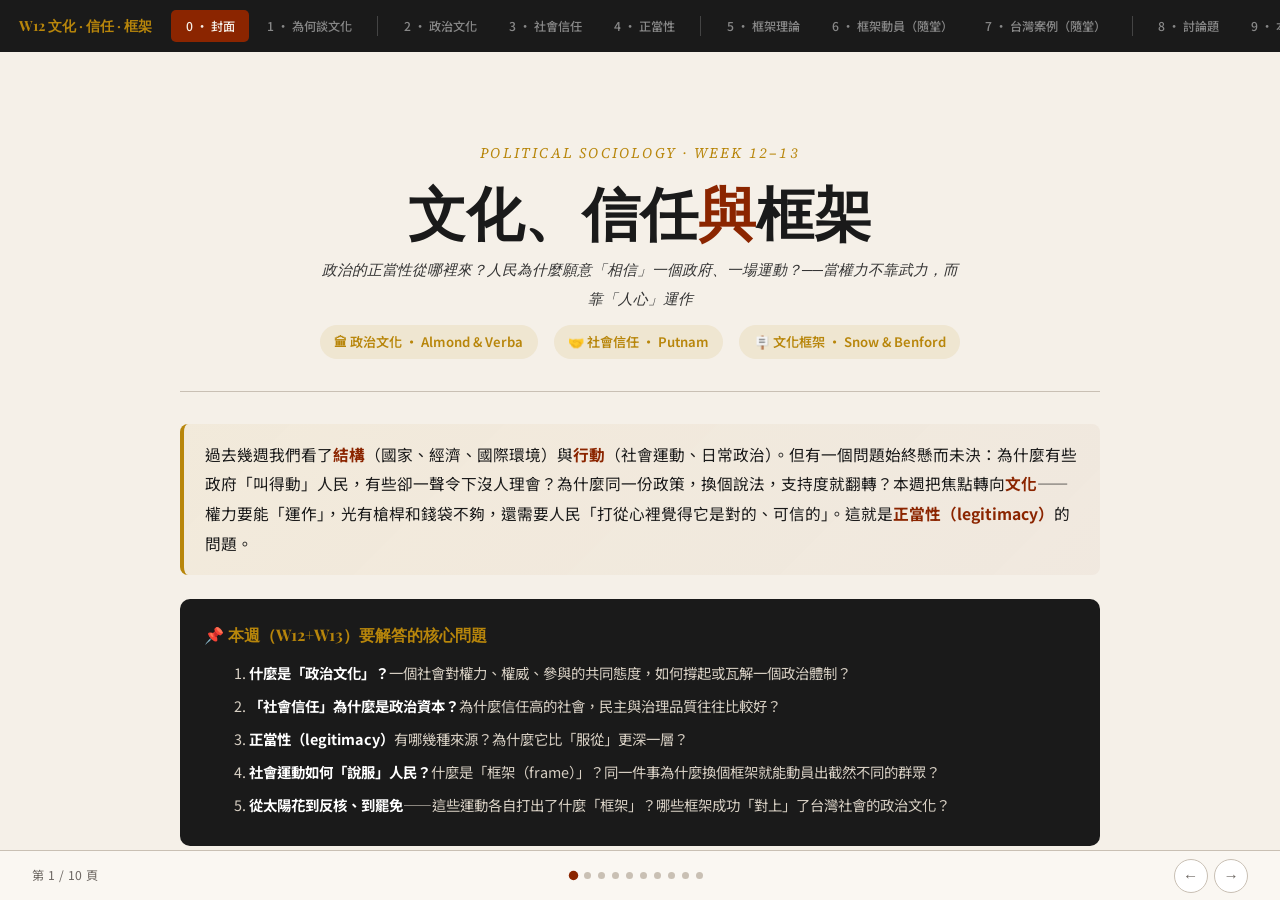
<file: lectures/W12_政治文化與文化框架 2.html>
<!DOCTYPE html>
<html lang="zh-TW">
<head>
<meta charset="UTF-8">
<meta name="viewport" content="width=device-width, initial-scale=1.0">
<title>政治社會學 W12 — 文化、信任與框架：政治正當性與社會運動的動員</title>
<link href="https://fonts.googleapis.com/css2?family=Playfair+Display:ital,wght@0,400;0,700;0,900;1,400&family=Noto+Sans+TC:wght@300;400;500;700;900&family=Source+Serif+4:ital,wght@0,300;0,400;0,600;1,300;1,400&display=swap" rel="stylesheet">
<style>
:root{
  --ink:#1a1a1a;--paper:#f5f0e8;--accent:#8b2500;--accent-light:#c4532b;
  --gold:#b8860b;--sage:#5a6e5a;--muted:#6b6560;--line:#c9c0b4;
  --card-bg:#faf7f2;--blue:#3a5a8c;--purple:#6b4c7a;--teal:#2a7a6e;
  --red:#c0392b;--green:#27ae60;--orange:#d35400;
  /* 文化政治學者色 */
  --almond:#8b2500; --putnam:#2a7a6e; --inglehart:#6b4c7a;
  /* 信任 / 框架 */
  --trust:#2a7a6e; --frame:#3a5a8c;
}
*{margin:0;padding:0;box-sizing:border-box}
html,body{height:100%;overflow:hidden}
body{font-family:'Noto Sans TC','Source Serif 4',serif;background:var(--paper);color:var(--ink);line-height:1.85}
.app{display:flex;flex-direction:column;height:100vh}

/* ========== 頂部導航 ========== */
.top-nav{flex-shrink:0;background:#1a1a1a;display:flex;align-items:center;padding:0 1.2rem;height:52px;gap:.2rem;overflow-x:auto;scrollbar-width:none}
.top-nav::-webkit-scrollbar{display:none}
.nav-btn{flex-shrink:0;padding:.45rem .9rem;background:0;border:0;font-family:'Noto Sans TC',sans-serif;font-size:.76rem;font-weight:500;color:#888;cursor:pointer;border-radius:5px;transition:all .25s;white-space:nowrap}
.nav-btn:hover{color:#ccc;background:rgba(255,255,255,.06)}
.nav-btn.active{color:var(--paper);background:var(--accent)}
.nav-title{font-family:'Playfair Display',serif;color:var(--gold);font-size:.88rem;font-weight:700;margin-right:1rem;flex-shrink:0}
.nav-divider{flex-shrink:0;width:1px;height:20px;background:#444;margin:0 .5rem}

/* ========== 頁面 ========== */
.page-container{flex:1;overflow:hidden;position:relative}
.page{position:absolute;inset:0;overflow-y:auto;padding:2.5rem 2rem 4rem;opacity:0;transform:translateX(36px);pointer-events:none;transition:opacity .38s,transform .38s}
.page.active{opacity:1;transform:translateX(0);pointer-events:auto}
.page-inner{max-width:920px;margin:0 auto}

/* ========== 底部 ========== */
.bottom-bar{flex-shrink:0;height:50px;background:#faf7f2;border-top:1px solid var(--line);display:flex;align-items:center;justify-content:space-between;padding:0 2rem}
.page-indicator{font-size:.76rem;color:var(--muted);letter-spacing:.04em}
.page-dots{display:flex;gap:7px}
.dot{width:7px;height:7px;border-radius:50%;background:var(--line);cursor:pointer;transition:all .3s}
.dot.active{background:var(--accent);transform:scale(1.35)}
.arrow-btns{display:flex;gap:.4rem}
.arrow-btn{width:34px;height:34px;border-radius:50%;border:1px solid var(--line);background:#fff;cursor:pointer;display:flex;align-items:center;justify-content:center;font-size:.95rem;color:var(--muted);transition:all .2s}
.arrow-btn:hover{border-color:var(--accent);color:var(--accent)}
.arrow-btn:disabled{opacity:.3;cursor:default}

/* ========== 標題 ========== */
.page h2{font-family:'Playfair Display',serif;font-size:clamp(1.55rem,3vw,2.1rem);font-weight:800;color:var(--ink);margin-bottom:1.2rem;padding-bottom:.5rem;border-bottom:2px solid var(--accent);position:relative}
.page h2::after{content:'';position:absolute;left:0;bottom:-2px;width:60px;height:2px;background:var(--gold)}
.page h3{font-family:'Playfair Display',serif;font-size:1.2rem;font-weight:700;color:var(--accent);margin:1.6rem 0 .8rem;display:flex;align-items:center;gap:.5rem}
.page h3 .num{display:inline-flex;align-items:center;justify-content:center;width:28px;height:28px;background:var(--accent);color:#fff;border-radius:50%;font-size:.85rem;font-weight:700;flex-shrink:0}
.page h4{font-family:'Playfair Display',serif;font-size:1.02rem;font-weight:700;color:var(--ink);margin:1rem 0 .5rem}
.page p{font-size:.92rem;color:#333;margin-bottom:.7rem;line-height:1.95}
.page p strong{color:var(--accent);font-weight:700}
.page ul,.page ol{margin:.6rem 0 .9rem 1.5rem}
.page li{font-size:.9rem;margin-bottom:.35rem;line-height:1.9;color:#333}
.page li strong{color:var(--ink)}

/* ========== Hero ========== */
.hero{text-align:center;padding:3rem 1rem 2rem;border-bottom:1px solid var(--line);margin-bottom:2rem}
.hero-eyebrow{font-family:'Source Serif 4',serif;font-style:italic;color:var(--gold);font-size:.92rem;letter-spacing:.15em;text-transform:uppercase;margin-bottom:.8rem}
.hero-title{font-family:'Playfair Display',serif;font-size:clamp(2.2rem,5vw,3.6rem);font-weight:900;color:var(--ink);line-height:1.1;margin-bottom:.8rem}
.hero-title .mark{color:var(--accent)}
.hero-sub{font-family:'Source Serif 4',serif;font-size:1.05rem;color:var(--muted);font-style:italic;max-width:640px;margin:0 auto 1.8rem}
.hero-meta{display:flex;gap:1rem;justify-content:center;flex-wrap:wrap;font-size:.82rem}
.hero-meta span{padding:.3rem .9rem;background:rgba(184,134,11,.1);border-radius:20px;color:var(--gold);font-weight:600}

.story-lead{font-size:.98rem;color:var(--ink);line-height:1.9;margin-bottom:1.5rem;padding:1rem 1.3rem;background:linear-gradient(135deg,rgba(184,134,11,.06),rgba(139,37,0,.04));border-radius:8px;border-left:4px solid var(--gold)}
.story-lead strong{color:var(--accent)}

.guide-breadcrumb{font-size:.75rem;color:var(--muted);margin-bottom:.6rem;letter-spacing:.02em}
.guide-breadcrumb span{color:var(--accent);font-weight:600}

/* ========== 卡片 ========== */
.card-grid{display:grid;grid-template-columns:repeat(auto-fit,minmax(220px,1fr));gap:1rem;margin:1.2rem 0}
.card{background:var(--card-bg);border-radius:7px;padding:1.1rem 1.2rem;border-top:3px solid var(--accent);box-shadow:0 2px 10px rgba(0,0,0,.04);transition:transform .3s,box-shadow .3s}
.card:hover{transform:translateY(-3px);box-shadow:0 5px 22px rgba(0,0,0,.09)}
.card h4{font-family:'Playfair Display',serif;font-size:.98rem;color:var(--accent);margin-bottom:.4rem;margin-top:0}
.card p{font-size:.84rem;color:#555;margin-bottom:0;line-height:1.75}
.card.sage{border-top-color:var(--sage)}.card.sage h4{color:var(--sage)}
.card.blue{border-top-color:var(--blue)}.card.blue h4{color:var(--blue)}
.card.gold{border-top-color:var(--gold)}.card.gold h4{color:var(--gold)}
.card.purple{border-top-color:var(--purple)}.card.purple h4{color:var(--purple)}
.card.teal{border-top-color:var(--teal)}.card.teal h4{color:var(--teal)}
.card.orange{border-top-color:var(--orange)}.card.orange h4{color:var(--orange)}

/* ========== 引言／提問框 ========== */
.hl-box{background:rgba(139,37,0,.05);border-left:3px solid var(--accent);padding:1rem 1.2rem;border-radius:0 6px 6px 0;margin:1.1rem 0}
.hl-box p:last-child{margin-bottom:0}
.hl-box h4{margin-top:0;color:var(--accent)}
.hl-box.blue{background:rgba(58,90,140,.05);border-left-color:var(--blue)}
.hl-box.blue h4{color:var(--blue)}
.hl-box.sage{background:rgba(90,110,90,.05);border-left-color:var(--sage)}
.hl-box.sage h4{color:var(--sage)}
.hl-box.gold{background:rgba(184,134,11,.06);border-left-color:var(--gold)}
.hl-box.gold h4{color:var(--gold)}
.hl-box.purple{background:rgba(107,76,122,.05);border-left-color:var(--purple)}
.hl-box.purple h4{color:var(--purple)}

/* ========== 概念框 ========== */
.concept{background:linear-gradient(135deg,rgba(184,134,11,.08),rgba(58,90,140,.04));padding:.9rem 1.2rem;border-radius:8px;margin:.8rem 0;border:1px solid rgba(184,134,11,.2)}
.concept .lead{font-family:'Playfair Display',serif;font-size:.95rem;color:var(--accent);font-weight:700;margin-bottom:.4rem}
.concept .body{font-size:.86rem;color:#333;line-height:1.85}
.concept .body strong{color:var(--accent)}

/* ========== 中央問題列 ========== */
.questions{background:#1a1a1a;color:#e8e0d4;padding:1.3rem 1.5rem;border-radius:10px;margin:1.2rem 0}
.questions h4{color:var(--gold);margin-top:0;margin-bottom:.7rem;font-size:1rem;font-weight:700}
.questions ol{padding-left:1.3rem;margin-bottom:0}
.questions li{font-size:.9rem;margin-bottom:.4rem;line-height:1.85;color:#d8d0c4}
.questions li strong{color:#fff}

/* ========== 下一頁 ========== */
.next-page{display:flex;align-items:center;justify-content:space-between;background:linear-gradient(135deg,var(--accent),var(--accent-light));color:#fff;padding:1.1rem 1.4rem;border-radius:10px;margin-top:2.2rem;cursor:pointer;transition:transform .3s,box-shadow .3s}
.next-page:hover{transform:translateX(5px);box-shadow:0 6px 20px rgba(139,37,0,.3)}
.np-label{font-size:.72rem;opacity:.8;letter-spacing:.1em;text-transform:uppercase;margin-bottom:.2rem}
.np-title{font-family:'Playfair Display',serif;font-size:1.05rem;font-weight:700}
.np-arrow{font-size:1.4rem;opacity:.8}

/* ========== Spoiler（點擊揭露） ========== */
.spoiler{cursor:pointer;background:linear-gradient(135deg,rgba(90,110,90,.08),rgba(184,134,11,.06));border-left:3px dashed var(--sage);padding:.8rem 1.1rem;border-radius:0 6px 6px 0;font-size:.85rem;color:var(--sage);max-height:42px;overflow:hidden;transition:max-height .5s ease;line-height:1.85;position:relative}
.spoiler::after{content:'▼ 點擊展開';position:absolute;right:1rem;top:.75rem;font-size:.72rem;color:var(--muted);font-family:'Source Serif 4',serif;font-style:italic}
.spoiler.revealed{max-height:1500px;color:#333}
.spoiler.revealed::after{content:'▲ 點擊收合';color:var(--sage)}
.spoiler strong{color:var(--accent)}

/* ========== Scholar Card ========== */
.scholar-card{background:linear-gradient(135deg,rgba(58,90,140,.07),rgba(184,134,11,.05));border:1px solid rgba(58,90,140,.15);border-radius:10px;padding:1.2rem 1.4rem;margin:1rem 0}
.scholar-card h4{margin-top:0;color:var(--blue)}
.scholar-meta{display:flex;flex-wrap:wrap;gap:.4rem;margin-top:.7rem}
.scholar-tag{padding:.25rem .7rem;background:rgba(58,90,140,.1);color:var(--blue);border-radius:14px;font-size:.74rem;font-weight:600}

/* ========== 學者大圖卡 ========== */
.scott-hero{background:linear-gradient(135deg,#1a1a1a,#3a1a10);color:#fff;padding:1.8rem;border-radius:12px;margin:1.3rem 0;display:flex;gap:1.5rem;align-items:flex-start;flex-wrap:wrap}
.scott-portrait{flex-shrink:0;width:120px;height:160px;background:linear-gradient(135deg,var(--accent),var(--accent-light));border-radius:8px;display:flex;flex-direction:column;justify-content:center;align-items:center;padding:.8rem;text-align:center;box-shadow:0 6px 18px rgba(0,0,0,.4)}
.scott-portrait .name-cn{font-family:'Playfair Display',serif;font-weight:900;font-size:1.05rem;line-height:1.3;margin-bottom:.3rem}
.scott-portrait .name-en{font-size:.7rem;opacity:.85;font-style:italic;border-top:1px solid rgba(255,255,255,.3);padding-top:.4rem;margin-top:.3rem;width:100%}
.scott-portrait .life{font-size:.66rem;opacity:.75;margin-top:.4rem}
.scott-info{flex:1;min-width:240px}
.scott-info h3{font-family:'Playfair Display',serif;font-size:1.35rem;color:var(--gold);margin:0 0 .4rem;border:none;display:block}
.scott-info h3::after{display:none}
.scott-info .scott-sub{font-size:.9rem;color:#d8d0c4;font-style:italic;margin-bottom:.7rem}
.scott-info p{font-size:.88rem;color:#cfc6b8;margin-bottom:0;line-height:1.85}
.scott-info p strong{color:#fff}
.scott-tags{display:flex;flex-wrap:wrap;gap:.3rem;margin-top:.7rem}
.scott-tag{padding:.2rem .65rem;background:rgba(184,134,11,.25);color:#f0d895;border-radius:14px;font-size:.72rem;font-weight:600}

/* ========== 信任類型 / 圖示 ========== */
.weapons-grid{display:grid;grid-template-columns:repeat(auto-fit,minmax(160px,1fr));gap:.7rem;margin:1.1rem 0}
.weapon-card{background:#fff;border-radius:8px;padding:.9rem 1rem;border-top:3px solid var(--accent);box-shadow:0 2px 10px rgba(0,0,0,.05);transition:all .3s;cursor:default}
.weapon-card:hover{transform:translateY(-3px);box-shadow:0 5px 18px rgba(0,0,0,.1)}
.weapon-emoji{font-size:1.6rem;line-height:1;margin-bottom:.4rem}
.weapon-name{font-family:'Playfair Display',serif;font-weight:700;color:var(--accent);font-size:.93rem;margin-bottom:.3rem}
.weapon-desc{font-size:.78rem;color:#555;line-height:1.7}

/* ========== 雙欄對照 ========== */
.transcript-grid{display:grid;grid-template-columns:1fr 1fr;gap:.9rem;margin:1.2rem 0}
.tr-col{padding:1.1rem 1.2rem;border-radius:10px;position:relative;border:1px solid}
.tr-col.public{background:linear-gradient(135deg,rgba(184,134,11,.08),rgba(184,134,11,.03));border-color:rgba(184,134,11,.25)}
.tr-col.hidden{background:linear-gradient(135deg,rgba(58,90,140,.08),rgba(107,76,122,.05));border-color:rgba(58,90,140,.25)}
.tr-label{display:inline-block;padding:.2rem .7rem;border-radius:14px;font-size:.72rem;font-weight:700;letter-spacing:.05em;margin-bottom:.6rem;text-transform:uppercase;color:#fff}
.tr-col.public .tr-label{background:var(--gold)}
.tr-col.hidden .tr-label{background:var(--blue)}
.tr-title{font-family:'Playfair Display',serif;font-size:1rem;font-weight:700;margin-bottom:.4rem}
.tr-col.public .tr-title{color:var(--gold)}
.tr-col.hidden .tr-title{color:var(--blue)}
.tr-text{font-size:.85rem;color:#444;line-height:1.85}
.tr-text strong{color:var(--ink)}
.tr-eg{margin-top:.6rem;padding:.5rem .8rem;background:rgba(255,255,255,.6);border-radius:6px;font-size:.8rem;font-style:italic;color:#555}

/* ========== 三巨頭比較表 ========== */
.cmp-three{display:grid;grid-template-columns:repeat(3,1fr);gap:.7rem;margin:1.2rem 0}
.cmp-three-card{background:#fff;border-radius:10px;padding:1.1rem 1.1rem;border-top:4px solid;box-shadow:0 3px 14px rgba(0,0,0,.06);transition:transform .3s}
.cmp-three-card:hover{transform:translateY(-4px)}
.cmp-three-card.scott{border-top-color:var(--almond)}
.cmp-three-card.bayat{border-top-color:var(--putnam)}
.cmp-three-card.decerteau{border-top-color:var(--inglehart)}
.cmp-name{font-family:'Playfair Display',serif;font-weight:700;font-size:1rem;margin-bottom:.2rem}
.cmp-three-card.scott .cmp-name{color:var(--almond)}
.cmp-three-card.bayat .cmp-name{color:var(--putnam)}
.cmp-three-card.decerteau .cmp-name{color:var(--inglehart)}
.cmp-three-card .yr{font-size:.72rem;color:var(--muted);font-style:italic;margin-bottom:.55rem}
.cmp-three-card .concept-line{font-weight:700;color:var(--ink);font-size:.87rem;margin-bottom:.5rem;padding:.4rem .6rem;background:var(--card-bg);border-radius:5px;line-height:1.5}
.cmp-three-card .desc{font-size:.82rem;color:#444;line-height:1.8}
.cmp-three-card .desc strong{color:var(--accent)}

/* ========== 論述演進框 ========== */
.discourse-box{background:#fff;border-radius:12px;overflow:hidden;margin:1.3rem 0;box-shadow:0 4px 16px rgba(0,0,0,.07)}
.discourse-head{padding:1rem 1.3rem;background:linear-gradient(135deg,#1a1a1a,#3a2818);color:#fff}
.discourse-head h4{margin:0;color:#fff;font-family:'Playfair Display',serif;font-size:1.05rem}
.discourse-head .sub{font-size:.78rem;color:#bfb6a8;font-style:italic;margin-top:.2rem}
.discourse-body{padding:1.2rem 1.3rem}
.discourse-era{margin-bottom:.9rem;padding:.8rem 1rem;background:var(--card-bg);border-radius:7px;border-left:3px solid var(--accent)}
.discourse-era:last-child{margin-bottom:0}
.discourse-era .era-label{display:inline-block;padding:.15rem .6rem;background:var(--accent);color:#fff;border-radius:12px;font-size:.7rem;font-weight:700;margin-bottom:.4rem;letter-spacing:.05em}
.discourse-era.e1 .era-label{background:#6b6560}
.discourse-era.e2 .era-label{background:var(--accent)}
.discourse-era.e3 .era-label{background:var(--gold)}
.discourse-era.e4 .era-label{background:var(--blue)}
.discourse-era .era-title{font-weight:700;color:var(--ink);font-size:.92rem;margin-bottom:.35rem}
.discourse-era .era-text{font-size:.85rem;color:#444;line-height:1.85}
.discourse-era .era-text strong{color:var(--accent)}

/* ========== 比較表 ========== */
.vs-table{width:100%;border-collapse:collapse;background:#fff;border-radius:10px;overflow:hidden;box-shadow:0 4px 16px rgba(0,0,0,.07);margin:1.3rem 0;font-size:.84rem}
.vs-table thead th{padding:.85rem .8rem;font-weight:700;color:#fff;text-align:left;font-size:.85rem}
.vs-table thead th:first-child{background:#1a1a1a;width:140px}
.vs-table thead th.sun{background:linear-gradient(135deg,#d4a017,#b8860b)}
.vs-table thead th.blue{background:linear-gradient(135deg,#3a5a8c,#5a7ab0)}
.vs-table td{padding:.75rem .85rem;border-bottom:1px solid var(--line);vertical-align:top;line-height:1.75}
.vs-table td:first-child{font-weight:700;color:var(--accent);background:var(--card-bg);font-size:.8rem;width:140px}
.vs-table td strong{color:var(--ink)}
.vs-table tr:last-child td{border-bottom:0}
.vs-table tr:hover td:not(:first-child){background:rgba(184,134,11,.04)}

/* ========== Toggle Tabs ========== */
.tabs{display:flex;gap:.3rem;margin:1.1rem 0 .7rem;border-bottom:2px solid var(--line);overflow-x:auto;scrollbar-width:none}
.tabs::-webkit-scrollbar{display:none}
.tab{padding:.6rem 1.1rem;background:0;border:0;font-family:inherit;font-size:.85rem;font-weight:600;color:var(--muted);cursor:pointer;border-bottom:3px solid transparent;margin-bottom:-2px;transition:all .25s;white-space:nowrap}
.tab:hover{color:var(--accent)}
.tab.active{color:var(--accent);border-bottom-color:var(--accent)}
.tab-panel{display:none}
.tab-panel.active{display:block;animation:fadeIn .3s}
@keyframes fadeIn{from{opacity:0;transform:translateY(6px)}to{opacity:1;transform:none}}

/* ========== 圖示展示 ========== */
.icon-row{display:flex;gap:.8rem;flex-wrap:wrap;margin:1rem 0}
.icon-item{flex:1;min-width:130px;text-align:center;padding:.9rem .8rem;background:#fff;border-radius:8px;box-shadow:0 2px 10px rgba(0,0,0,.05)}
.icon-item .ic{font-size:1.8rem;line-height:1;margin-bottom:.4rem}
.icon-item .lb{font-weight:700;color:var(--accent);font-size:.85rem;margin-bottom:.3rem}
.icon-item .ds{font-size:.76rem;color:#666;line-height:1.65}

/* ========== 案例分析 ========== */
.case-block{background:#fff;border-radius:10px;padding:1.2rem 1.4rem;margin:1rem 0;box-shadow:0 3px 14px rgba(0,0,0,.06);border-top:4px solid var(--teal)}
.case-block h4{color:var(--teal);font-family:'Playfair Display',serif;margin:0 0 .4rem}
.case-block .ce{font-size:.74rem;letter-spacing:.1em;text-transform:uppercase;color:var(--muted);margin-bottom:.3rem}
.case-block .ct{font-size:.86rem;color:#333;line-height:1.85;margin-bottom:0}
.case-block .ct strong{color:var(--accent)}
.case-block.purple{border-top-color:var(--purple)}.case-block.purple h4{color:var(--purple)}
.case-block.blue{border-top-color:var(--blue)}.case-block.blue h4{color:var(--blue)}
.case-block.gold{border-top-color:var(--gold)}.case-block.gold h4{color:var(--gold)}

/* ========== 討論題 ========== */
.discussion-block{background:linear-gradient(135deg,#fff,#faf7f2);border-radius:12px;padding:1.3rem 1.5rem;margin:1.2rem 0;box-shadow:0 4px 18px rgba(0,0,0,.06);border:1px solid rgba(139,37,0,.12)}
.discussion-eyebrow{display:inline-block;padding:.2rem .7rem;background:var(--accent);color:#fff;border-radius:12px;font-size:.7rem;font-weight:700;letter-spacing:.05em;margin-bottom:.6rem}
.discussion-q{font-family:'Playfair Display',serif;font-size:1.02rem;font-weight:700;color:var(--ink);margin-bottom:.7rem;line-height:1.7}
.discussion-q em{color:var(--accent);font-style:normal}
.discussion-block .ctx{font-size:.85rem;color:#555;margin-bottom:.7rem;line-height:1.85}
.discussion-block .ctx strong{color:var(--accent)}

/* ========== 本週讀物 ========== */
.reading-card{background:#fff;border-radius:10px;padding:1rem 1.2rem;margin:.6rem 0;border-left:4px solid;display:flex;gap:.9rem;align-items:flex-start;box-shadow:0 2px 10px rgba(0,0,0,.04)}
.reading-card.must{border-left-color:var(--accent)}
.reading-card.rec{border-left-color:var(--gold)}
.reading-icon{flex-shrink:0;width:34px;height:34px;border-radius:50%;display:flex;align-items:center;justify-content:center;font-size:.85rem;font-weight:700;color:#fff;font-family:'Playfair Display',serif}
.reading-card.must .reading-icon{background:var(--accent)}
.reading-card.rec .reading-icon{background:var(--gold)}
.reading-body{flex:1}
.reading-title{font-family:'Playfair Display',serif;font-weight:700;font-size:.95rem;color:var(--ink);margin-bottom:.2rem;line-height:1.5}
.reading-meta{font-size:.78rem;color:var(--muted);font-style:italic;margin-bottom:.3rem;font-family:'Source Serif 4',serif}
.reading-note{font-size:.83rem;color:#444;line-height:1.75}

/* ========== 關係圖 ========== */
.linkmap{background:#fff;border-radius:12px;padding:1.5rem;margin:1.3rem 0;box-shadow:0 4px 18px rgba(0,0,0,.06)}
.linkmap-svg{display:block;width:100%;max-width:820px;margin:0 auto}

/* ========== 框架診斷三件套 ========== */
.frame-trio{display:grid;grid-template-columns:repeat(3,1fr);gap:.8rem;margin:1.2rem 0}
.frame-card{background:#fff;border-radius:10px;padding:1.1rem 1.2rem;border-top:4px solid var(--frame);box-shadow:0 2px 10px rgba(0,0,0,.05)}
.frame-card .fk{font-size:.72rem;letter-spacing:.12em;color:var(--frame);font-weight:600;font-family:'Source Serif 4',serif;font-style:italic;margin-bottom:.3rem}
.frame-card .ft{font-size:1rem;font-weight:700;color:var(--ink);margin-bottom:.5rem;font-family:'Playfair Display',serif}
.frame-card .fd{font-size:.82rem;color:#444;line-height:1.8}
.frame-card .fd strong{color:var(--accent)}
.frame-card .feg{margin-top:.6rem;padding:.5rem .7rem;background:var(--card-bg);border-radius:6px;font-size:.78rem;color:#555;font-style:italic;line-height:1.6}

/* ========== 信任儀表 SVG 容器 ========== */
.trust-panel{background:#fff;border-radius:12px;padding:1.4rem;margin:1.2rem 0;box-shadow:0 4px 16px rgba(0,0,0,.06)}

/* === Quiz blocks === */
.quiz-block{background:#fff;border-radius:10px;padding:1.3rem 1.5rem;margin:1rem 0;border:1px solid #e5e0d6;box-shadow:0 2px 8px rgba(0,0,0,.04);position:relative}
.quiz-q-num{position:absolute;top:-12px;left:1.5rem;background:var(--accent);color:#fff;font-family:'Playfair Display',serif;font-weight:700;font-size:.85rem;padding:.25rem .75rem;border-radius:5px;letter-spacing:.05em}
.quiz-question{font-size:.95rem;font-weight:600;color:var(--ink);margin:.4rem 0 .9rem;line-height:1.7}
.quiz-options{display:flex;flex-direction:column;gap:.55rem;margin-bottom:.7rem}
.quiz-opt{text-align:left;background:#fafaf6;border:1.5px solid #e0d9c8;border-radius:7px;padding:.7rem 1rem;font-size:.88rem;line-height:1.6;color:#333;cursor:pointer;transition:all .2s;font-family:inherit}
.quiz-opt:hover{background:#f5f0e8;border-color:#b8860b}
.quiz-opt.selected-correct{background:linear-gradient(135deg,#d4edd4,#c0e0c0);border-color:#5a8c5a;color:#1e4d1e;font-weight:600}
.quiz-opt.selected-wrong{background:linear-gradient(135deg,#f8d8d4,#efc4be);border-color:#b85040;color:#7a1a10}
.quiz-opt.show-correct{background:#eaf5ea;border-color:#5a8c5a;font-weight:500}
.quiz-explain{font-size:.85rem;line-height:1.8;color:#333;background:linear-gradient(135deg,rgba(184,134,11,.06),rgba(90,110,90,.04));padding:.9rem 1.1rem;border-radius:7px;border-left:3px solid var(--sage);display:none}
.quiz-explain.shown{display:block}
.quiz-explain strong{color:var(--accent)}

/* ========== 週次分隔旗 ========== */
.week-flag{display:inline-flex;align-items:center;gap:.5rem;padding:.35rem .9rem;border-radius:20px;font-size:.78rem;font-weight:700;letter-spacing:.04em;margin-bottom:.9rem}
.week-flag.w12{background:rgba(42,122,110,.12);color:var(--teal)}
.week-flag.w13{background:rgba(58,90,140,.12);color:var(--blue)}

@media(max-width:780px){
  .cmp-three,.frame-trio,.connect-grid{grid-template-columns:1fr}
}
@media(max-width:700px){
  .page{padding:1.8rem 1rem 3rem}
  .hero-title{font-size:2rem}
  .page h2{font-size:1.5rem}
  .scott-hero{flex-direction:column;align-items:center;text-align:center}
  .scott-info{text-align:left}
  .transcript-grid{grid-template-columns:1fr}
  .weapons-grid{grid-template-columns:repeat(2,1fr)}
  .vs-table thead th:first-child,.vs-table td:first-child{width:auto}
}
</style>
</head>
<body>
<div class="app">

<!-- 頂部導航 -->
<div class="top-nav">
  <span class="nav-title">W12 文化 · 信任 · 框架</span>
  <button class="nav-btn active" onclick="goPage(0)">0 · 封面</button>
  <button class="nav-btn" onclick="goPage(1)">1 · 為何談文化</button>
  <span class="nav-divider"></span>
  <button class="nav-btn" onclick="goPage(2)">2 · 政治文化</button>
  <button class="nav-btn" onclick="goPage(3)">3 · 社會信任</button>
  <button class="nav-btn" onclick="goPage(4)">4 · 正當性</button>
  <span class="nav-divider"></span>
  <button class="nav-btn" onclick="goPage(5)">5 · 框架理論</button>
  <button class="nav-btn" onclick="goPage(6)">6 · 框架動員（隨堂）</button>
  <button class="nav-btn" onclick="goPage(7)">7 · 台灣案例（隨堂）</button>
  <span class="nav-divider"></span>
  <button class="nav-btn" onclick="goPage(8)">8 · 討論題</button>
  <button class="nav-btn" onclick="goPage(9)">9 · 本週讀物</button>
</div>

<div class="page-container">

<!-- ============ P0 封面 ============ -->
<div class="page active" data-page="0"><div class="page-inner">
  <div class="hero">
    <div class="hero-eyebrow">Political Sociology · Week 12–13</div>
    <h1 class="hero-title">文化、信任<span class="mark">與</span>框架</h1>
    <p class="hero-sub">政治的正當性從哪裡來？人民為什麼願意「相信」一個政府、一場運動？──當權力不靠武力，而靠「人心」運作</p>
    <div class="hero-meta">
      <span>🏛 政治文化 · Almond &amp; Verba</span>
      <span>🤝 社會信任 · Putnam</span>
      <span>🪧 文化框架 · Snow &amp; Benford</span>
    </div>
  </div>

  <div class="story-lead">
    過去幾週我們看了<strong>結構</strong>（國家、經濟、國際環境）與<strong>行動</strong>（社會運動、日常政治）。但有一個問題始終懸而未決：為什麼有些政府「叫得動」人民，有些卻一聲令下沒人理會？為什麼同一份政策，換個說法，支持度就翻轉？本週把焦點轉向<strong>文化</strong>——權力要能「運作」，光有槍桿和錢袋不夠，還需要人民「打從心裡覺得它是對的、可信的」。這就是<strong>正當性（legitimacy）</strong>的問題。
  </div>

  <div class="questions">
    <h4>📌 本週（W12+W13）要解答的核心問題</h4>
    <ol>
      <li><strong>什麼是「政治文化」？</strong>一個社會對權力、權威、參與的共同態度，如何撐起或瓦解一個政治體制？</li>
      <li><strong>「社會信任」為什麼是政治資本？</strong>為什麼信任高的社會，民主與治理品質往往比較好？</li>
      <li><strong>正當性（legitimacy）</strong>有哪幾種來源？為什麼它比「服從」更深一層？</li>
      <li><strong>社會運動如何「說服」人民？</strong>什麼是「框架（frame）」？同一件事為什麼換個框架就能動員出截然不同的群眾？</li>
      <li><strong>從太陽花到反核、到罷免</strong>——這些運動各自打出了什麼「框架」？哪些框架成功「對上」了台灣社會的政治文化？</li>
    </ol>
  </div>

  <h3><span class="num">🗺</span>本週路線圖（兩週合併講義）</h3>
  <p style="font-size:.85rem;color:#666;margin-bottom:.8rem">本講義整合 <strong>W12（政治文化與社會信任）</strong> 與 <strong>W13（文化框架與動員）</strong>。前半（P2–P4）建立「文化如何撐起正當性」的理論基礎；後半（P5–P7）進入「運動如何用文化框架去動員」的應用層。</p>
  <div class="card-grid">
    <div class="card teal"><h4>P1 為何談文化</h4><p>從「結構/行動」轉向「意義」。權力為何需要被「相信」？正當性的問題意識。</p></div>
    <div class="card"><h4>P2 政治文化</h4><p>Almond &amp; Verba 的三類政治文化；Inglehart 的價值變遷。台灣是哪一種？</p></div>
    <div class="card teal"><h4>P3 社會信任</h4><p>Putnam 的社會資本；人際信任 vs 制度信任。為何信任是「看不見的基礎建設」。</p></div>
    <div class="card gold"><h4>P4 正當性</h4><p>Weber 三種正當支配；正當性 ≠ 服從。同意如何被製造、也可能崩解。</p></div>
    <div class="card blue"><h4>P5 框架理論</h4><p>Goffman → Snow &amp; Benford。診斷框架／預後框架／動員框架的三件套。</p></div>
    <div class="card blue"><h4>P6 框架動員 + 隨堂</h4><p>共鳴、橋接、延伸、轉換；框架競爭。<strong>4 題隨堂選擇題</strong>。</p></div>
    <div class="card purple"><h4>P7 台灣案例 + 隨堂</h4><p>太陽花、反核、婚姻平權、罷免的框架戰。<strong>4 題隨堂選擇題</strong>。</p></div>
    <div class="card"><h4>P8–P9 討論與讀物</h4><p>小組討論題與本週指定／推薦閱讀。</p></div>
  </div>

  <div class="next-page" onclick="goPage(1)">
    <div><div class="np-label">下一頁</div><div class="np-title">P1 · 為什麼政治社會學要談「文化」？</div></div>
    <div class="np-arrow">→</div>
  </div>
</div></div>

<!-- ============ P1 為何談文化 ============ -->
<div class="page" data-page="1"><div class="page-inner">
  <div class="guide-breadcrumb">本週路線 · <span>P1 從結構到意義</span></div>
  <h2>為什麼政治社會學要談「文化」？</h2>

  <p>回顧這學期的分析層次：我們先看<strong>結構</strong>（國家自主性、經濟基礎、國際環境決定了「能做什麼」），再看<strong>行動</strong>（社會運動、日常政治探討人們「實際做了什麼」）。但兩者之間有一個關鍵的「轉接層」常被忽略——<strong>意義（meaning）</strong>：人們如何「理解」自己的處境，又如何「相信」某種秩序是合理的。這就是文化進場的地方。</p>

  <div class="linkmap">
    <svg class="linkmap-svg" viewBox="0 0 800 230" xmlns="http://www.w3.org/2000/svg">
      <defs>
        <marker id="arrow" markerWidth="10" markerHeight="10" refX="8" refY="3" orient="auto" markerUnits="strokeWidth">
          <path d="M0,0 L8,3 L0,6 Z" fill="#8b2500"/>
        </marker>
      </defs>
      <!-- 結構 -->
      <rect x="30" y="80" width="180" height="70" rx="10" fill="#f5f0e8" stroke="#8b2500" stroke-width="2"/>
      <text x="120" y="108" text-anchor="middle" font-family="'Playfair Display',serif" font-weight="700" font-size="17" fill="#8b2500">結構 Structure</text>
      <text x="120" y="130" text-anchor="middle" font-family="'Noto Sans TC'" font-size="12" fill="#666">國家 · 經濟 · 國際環境</text>
      <!-- 文化（中間，放大） -->
      <rect x="290" y="60" width="220" height="110" rx="12" fill="#2a7a6e" stroke="#1c5a51" stroke-width="2"/>
      <text x="400" y="100" text-anchor="middle" font-family="'Playfair Display',serif" font-weight="900" font-size="22" fill="#fff">文化 Culture</text>
      <text x="400" y="126" text-anchor="middle" font-family="'Noto Sans TC'" font-size="13" fill="#d6efe9">意義 · 信任 · 正當性</text>
      <text x="400" y="148" text-anchor="middle" font-family="'Noto Sans TC'" font-size="11" fill="#bfe3db">「人心」如何被組織起來</text>
      <!-- 行動 -->
      <rect x="590" y="80" width="180" height="70" rx="10" fill="#f5f0e8" stroke="#3a5a8c" stroke-width="2"/>
      <text x="680" y="108" text-anchor="middle" font-family="'Playfair Display',serif" font-weight="700" font-size="17" fill="#3a5a8c">行動 Action</text>
      <text x="680" y="130" text-anchor="middle" font-family="'Noto Sans TC'" font-size="12" fill="#666">社會運動 · 動員</text>
      <!-- 箭頭 -->
      <line x1="212" y1="115" x2="285" y2="115" stroke="#8b2500" stroke-width="2.5" marker-end="url(#arrow)"/>
      <line x1="512" y1="115" x2="585" y2="115" stroke="#8b2500" stroke-width="2.5" marker-end="url(#arrow)"/>
      <text x="400" y="30" text-anchor="middle" font-family="'Noto Sans TC'" font-size="13" font-weight="700" fill="#8b2500">結構提供條件，文化賦予意義，意義驅動行動</text>
      <text x="248" y="200" text-anchor="middle" font-family="'Noto Sans TC'" font-size="11" fill="#888" font-style="italic">同樣的結構，不同的文化詮釋 → 不同的政治結果</text>
    </svg>
  </div>

  <h3><span class="num">①</span>同樣的事實，不同的「理解」</h3>
  <p>結構決定論最大的盲點是：相同的客觀條件，可能導向完全相反的政治行為。經濟衰退時，有人歸咎政府而上街抗議，有人歸咎外國人而支持排外政黨，也有人歸咎自己而「躺平」。<strong>差別不在結構，而在人們用什麼「框架」去理解這個結構。</strong>這正是 W13 要處理的主題。</p>

  <div class="hl-box teal">
    <h4>🔑 核心轉向：從「客觀條件」到「主觀理解」</h4>
    <p style="margin-bottom:0">政治社會學的文化轉向（cultural turn）提醒我們：權力不只是「強迫」，更是「說服」。一個能讓人民<strong>自願服從</strong>、甚至<strong>覺得理所當然</strong>的秩序，遠比靠警察和軍隊維持的秩序穩固。這種「讓人覺得理所當然」的能力，就是<strong>正當性</strong>，而它建立在政治文化與社會信任之上。</p>
  </div>

  <h3><span class="num">②</span>兩週的分工：撐起來 vs 動起來</h3>
  <div class="transcript-grid">
    <div class="tr-col public">
      <span class="tr-label">Week 12</span>
      <div class="tr-title">文化如何「撐起」秩序</div>
      <div class="tr-text">處理<strong>靜態</strong>的問題：一個社會的政治文化、社會信任，如何構成政治正當性的「地基」。為什麼有些社會的民主穩固、治理有效，有些卻動盪？<br>關鍵詞：政治文化、社會資本、信任、正當性。</div>
    </div>
    <div class="tr-col hidden">
      <span class="tr-label">Week 13</span>
      <div class="tr-title">文化如何讓人「動起來」</div>
      <div class="tr-text">處理<strong>動態</strong>的問題：社會運動如何運用文化資源（符號、論述、框架）去說服、號召、動員群眾。為什麼有些訴求一呼百應，有些卻乏人問津？<br>關鍵詞：框架、框架共鳴、集體認同、動員。</div>
    </div>
  </div>
  <p style="font-size:.85rem;color:#666">一句話總結兩週的關係：<strong style="color:var(--teal)">W12 講「正當性的庫存」，W13 講「如何把庫存提取出來變成行動」。</strong>運動者要動員，憑藉的正是社會既有的政治文化與信任結構——他們不是無中生有，而是「對上」了人民心中已有的價值。</p>

  <div class="next-page" onclick="goPage(2)">
    <div><div class="np-label">下一頁</div><div class="np-title">P2 · 政治文化：一個社會如何「看待」權力</div></div>
    <div class="np-arrow">→</div>
  </div>
</div></div>

<!-- ============ P2 政治文化 ============ -->
<div class="page" data-page="2"><div class="page-inner">
  <div class="week-flag w12">📘 Week 12 · 政治文化與社會信任</div>
  <h2>政治文化：一個社會如何「看待」權力</h2>

  <div class="concept">
    <div class="lead">概念定義｜政治文化 Political Culture</div>
    <div class="body">指一個社會成員對於<strong>政治體系、權威、自身政治角色</strong>所共享的態度、信念與情感取向。它不是個別的政治意見，而是「<strong>瀰漫在整個社會、被視為理所當然的政治心理底色</strong>」。簡單說：人民「習慣怎麼看政府」「覺得自己跟政治有沒有關係」。</div>
  </div>

  <h3><span class="num">①</span>Almond &amp; Verba：三種政治文化</h3>
  <p>政治學者 Gabriel Almond 與 Sidney Verba 在《公民文化》（<em>The Civic Culture</em>, 1963）中，依人民對政治體系的「認知—參與」程度，分出三種理想型：</p>

  <div class="cmp-three">
    <div class="cmp-three-card scott">
      <div class="cmp-name">地方型</div>
      <div class="yr">Parochial</div>
      <div class="concept-line">「政治？那是上面的事，跟我無關。」</div>
      <div class="desc">人民對國家層級的政治缺乏認知與期待，生活以宗族、村落為單位。<strong>低參與、低認知</strong>。常見於傳統社會或威權早期。</div>
    </div>
    <div class="cmp-three-card bayat">
      <div class="cmp-name">臣屬型</div>
      <div class="yr">Subject</div>
      <div class="concept-line">「我知道有政府，我服從，但我不參與。」</div>
      <div class="desc">人民知道政治體系存在、也接受其權威，但只是被動的「受治者」，不認為自己能影響決策。<strong>高認知、低參與</strong>。典型的威權順民文化。</div>
    </div>
    <div class="cmp-three-card decerteau">
      <div class="cmp-name">參與型</div>
      <div class="yr">Participant</div>
      <div class="concept-line">「政治是我的事，我有權也有責任參與。」</div>
      <div class="desc">人民既認知政治體系，也認為自己是<strong>主動的參與者</strong>，能透過投票、結社、抗議去影響它。<strong>高認知、高參與</strong>。民主社會的理想公民。</div>
    </div>
  </div>

  <div class="hl-box gold">
    <h4>⚖️ 「公民文化」是混合體，不是純參與型</h4>
    <p style="margin-bottom:0">Almond &amp; Verba 的重要洞見是：最穩定的民主，<strong>不是全民都狂熱參與，而是三種取向的「平衡混合」</strong>——有足夠的參與意識撐住問責，又有足夠的服從與信任讓政府能治理。過度動員（人人上街、誰都不讓步）反而可能讓民主失能。這個張力，正是台灣近年的真實課題。</p>
  </div>

  <h3><span class="num">②</span>台灣是哪一種政治文化？（點擊思考）</h3>
  <div class="spoiler"><strong>台灣的政治文化在三、四十年間經歷劇烈轉型。</strong> 戒嚴時期是典型的<strong>臣屬型</strong>——人民認知威權國家、被動服從。解嚴與民主化後，快速朝<strong>參與型</strong>移動：高投票率、活躍的公民社會、頻繁的社會運動（從野百合、太陽花到青鳥）。但學界也指出，台灣同時殘留「政治冷感」與「對政黨的低信任」，呈現一種<strong>「高參與但低信任」</strong>的混合狀態——人民熱衷選舉與運動，卻普遍不信任政治人物與制度。這種組合，使台灣的政治既充滿活力，也容易陷入動員過熱與對立。</div>

  <h3><span class="num">③</span>Inglehart：政治文化會「世代變遷」</h3>
  <div class="scholar-card">
    <h4>Ronald Inglehart — 後物質主義價值轉變</h4>
    <p style="font-size:.88rem;color:#444;line-height:1.85;margin-bottom:0">Inglehart 主張：當一個社會的物質安全（溫飽、人身安全）長期被滿足後，新世代會從重視<strong>物質價值</strong>（經濟成長、秩序、國防）轉向<strong>後物質價值</strong>（自我實現、環境、性別平權、言論自由、生活品質）。這個世代性的價值轉移，能解釋為什麼許多富裕民主國家的青年世代，更關心氣候、人權與認同政治。</p>
    <div class="scholar-meta">
      <span class="scholar-tag">物質 → 後物質</span>
      <span class="scholar-tag">世代取代</span>
      <span class="scholar-tag">World Values Survey</span>
    </div>
  </div>
  <p>把 Inglehart 帶到台灣：年輕世代對<strong>同婚、環境、勞動權益、居住正義</strong>的高度關注，正符合後物質價值的興起。這也預告了 W13——這些後物質價值，正是當代社會運動最常援引的「框架資源」。</p>

  <div class="next-page" onclick="goPage(3)">
    <div><div class="np-label">下一頁</div><div class="np-title">P3 · 社會信任：看不見的政治基礎建設</div></div>
    <div class="np-arrow">→</div>
  </div>
</div></div>

<!-- ============ P3 社會信任 ============ -->
<div class="page" data-page="3"><div class="page-inner">
  <div class="week-flag w12">📘 Week 12 · 政治文化與社會信任</div>
  <h2>社會信任：看不見的政治基礎建設</h2>

  <p>如果政治文化是「人民怎麼看權力」，那麼<strong>社會信任</strong>就是「人民彼此之間、以及對制度，願不願意先給出善意」。信任聽起來抽象，卻是民主與治理能否運作的隱形地基。</p>

  <h3><span class="num">①</span>Putnam：社會資本與「使民主運轉起來」</h3>
  <div class="scott-hero">
    <div class="scott-portrait">
      <div class="name-cn">普特南</div>
      <div class="name-en">Robert D. Putnam</div>
      <div class="life">b. 1941 · 政治學者</div>
    </div>
    <div class="scott-info">
      <h3>社會資本（Social Capital）</h3>
      <div class="scott-sub">《使民主運轉起來》(1993)、《獨自打保齡球》(2000)</div>
      <p>Putnam 研究義大利不同地區政府績效的差異，發現關鍵不在經濟或制度設計，而在<strong>社會資本</strong>——人與人之間的<strong>信任、互惠規範、公民網絡</strong>（如社團、合唱團、志工組織）。社會資本豐厚的地區，民主治理品質明顯較高。他後來警告：美國的社會資本正在流失（人們「獨自打保齡球」，不再參加社團），危及民主活力。</p>
      <div class="scott-tags">
        <span class="scott-tag">信任 Trust</span>
        <span class="scott-tag">互惠 Reciprocity</span>
        <span class="scott-tag">公民網絡 Civic Networks</span>
      </div>
    </div>
  </div>

  <h3><span class="num">②</span>兩種信任：人際 vs 制度</h3>
  <div class="transcript-grid">
    <div class="tr-col public">
      <span class="tr-label">人際信任</span>
      <div class="tr-title">Interpersonal Trust</div>
      <div class="tr-text">對「<strong>一般他人</strong>」的信任：陌生人會不會騙我？鄰居、同事可不可靠？這是社會合作的潤滑劑。<br>進一步可分為對「自己人」的<strong>緊密信任（bonding）</strong>與對「外人」的<strong>橋接信任（bridging）</strong>——後者才是多元社會運作的關鍵。</div>
      <div class="tr-eg">例：撿到錢包願不願意歸還、能不能跟不同立場的人合作</div>
    </div>
    <div class="tr-col hidden">
      <span class="tr-label">制度信任</span>
      <div class="tr-title">Institutional Trust</div>
      <div class="tr-text">對「<strong>制度與機構</strong>」的信任：法院公不公正？選舉算不算數？警察、媒體、政府可不可信？<br>制度信任是<strong>政治正當性的溫度計</strong>——當人民普遍不信任司法或選舉，再合法的政府也會被質疑。</div>
      <div class="tr-eg">例：相不相信法院判決、選舉結果、官方統計數據</div>
    </div>
  </div>

  <div class="trust-panel">
    <h4 style="margin-top:0;color:var(--teal);font-family:'Playfair Display',serif">信任的「複利效應」與「惡性循環」</h4>
    <svg viewBox="0 0 760 200" xmlns="http://www.w3.org/2000/svg" style="display:block;width:100%;max-width:760px;margin:0 auto">
      <defs>
        <marker id="ar2" markerWidth="9" markerHeight="9" refX="7" refY="3" orient="auto"><path d="M0,0 L7,3 L0,6 Z" fill="#2a7a6e"/></marker>
        <marker id="ar3" markerWidth="9" markerHeight="9" refX="7" refY="3" orient="auto"><path d="M0,0 L7,3 L0,6 Z" fill="#c0392b"/></marker>
      </defs>
      <!-- 良性 -->
      <text x="190" y="24" text-anchor="middle" font-family="'Noto Sans TC'" font-weight="700" font-size="14" fill="#2a7a6e">✅ 高信任的良性循環</text>
      <rect x="40" y="40" width="120" height="42" rx="8" fill="#e3f1ee" stroke="#2a7a6e"/><text x="100" y="66" text-anchor="middle" font-size="12" fill="#1c5a51">願意合作參與</text>
      <rect x="230" y="40" width="120" height="42" rx="8" fill="#e3f1ee" stroke="#2a7a6e"/><text x="290" y="66" text-anchor="middle" font-size="12" fill="#1c5a51">治理更有效</text>
      <rect x="135" y="120" width="120" height="42" rx="8" fill="#e3f1ee" stroke="#2a7a6e"/><text x="195" y="146" text-anchor="middle" font-size="12" fill="#1c5a51">信任再提升</text>
      <line x1="160" y1="61" x2="226" y2="61" stroke="#2a7a6e" stroke-width="2" marker-end="url(#ar2)"/>
      <line x1="280" y1="84" x2="225" y2="120" stroke="#2a7a6e" stroke-width="2" marker-end="url(#ar2)"/>
      <line x1="160" y1="135" x2="105" y2="84" stroke="#2a7a6e" stroke-width="2" marker-end="url(#ar2)"/>
      <!-- 惡性 -->
      <text x="575" y="24" text-anchor="middle" font-family="'Noto Sans TC'" font-weight="700" font-size="14" fill="#c0392b">⚠️ 低信任的惡性循環</text>
      <rect x="430" y="40" width="120" height="42" rx="8" fill="#fbe6e3" stroke="#c0392b"/><text x="490" y="66" text-anchor="middle" font-size="12" fill="#7a1a10">彼此提防退縮</text>
      <rect x="620" y="40" width="120" height="42" rx="8" fill="#fbe6e3" stroke="#c0392b"/><text x="680" y="66" text-anchor="middle" font-size="12" fill="#7a1a10">合作失敗</text>
      <rect x="525" y="120" width="120" height="42" rx="8" fill="#fbe6e3" stroke="#c0392b"/><text x="585" y="146" text-anchor="middle" font-size="12" fill="#7a1a10">信任更崩壞</text>
      <line x1="550" y1="61" x2="616" y2="61" stroke="#c0392b" stroke-width="2" marker-end="url(#ar3)"/>
      <line x1="670" y1="84" x2="615" y2="120" stroke="#c0392b" stroke-width="2" marker-end="url(#ar3)"/>
      <line x1="550" y1="135" x2="495" y2="84" stroke="#c0392b" stroke-width="2" marker-end="url(#ar3)"/>
    </svg>
    <p style="font-size:.82rem;color:#666;margin:.8rem 0 0;text-align:center">信任不是固定資源，而是會自我強化或自我侵蝕的「動態存量」。</p>
  </div>

  <h3><span class="num">③</span>信任作為政治脆弱性：台灣的處境（點擊思考）</h3>
  <div class="spoiler"><strong>社會信任是一種可被攻擊的「政治基礎建設」。</strong> 對台灣而言，這一點具有特殊的安全意涵。當外部行為者透過<strong>不實訊息、認知作戰、製造對立</strong>來侵蝕台灣社會的<strong>制度信任</strong>（讓人民懷疑選舉、司法、媒體、官方資訊），其目的往往不是改變某次投票結果，而是<strong>瓦解整個社會「彼此還能合作」的基礎</strong>。一旦人際與制度信任同時下滑，社會就更容易陷入前述的「惡性循環」：人人提防、共識破裂、政府難以治理。從這個角度看，<strong>守護社會信任本身，就是一種民主防衛</strong>。這也是政治社會學近年高度關注的議題。</div>

  <div class="next-page" onclick="goPage(4)">
    <div><div class="np-label">下一頁</div><div class="np-title">P4 · 正當性：權力為何需要被「相信」</div></div>
    <div class="np-arrow">→</div>
  </div>
</div></div>

<!-- ============ P4 正當性 ============ -->
<div class="page" data-page="4"><div class="page-inner">
  <div class="week-flag w12">📘 Week 12 · 政治文化與社會信任</div>
  <h2>正當性：權力為何需要被「相信」</h2>

  <p>政治文化與社會信任，最終匯流到政治社會學最核心的概念之一：<strong>正當性（legitimacy）</strong>。它回答一個根本問題——人民為什麼<strong>「願意」</strong>服從，而不只是<strong>「被迫」</strong>服從？</p>

  <div class="concept">
    <div class="lead">概念定義｜正當性 Legitimacy</div>
    <div class="body">指一個政權或權威被人民<strong>承認為「正當的、有權發號施令的」</strong>之程度。關鍵在於：服從來自人民<strong>內心的認可</strong>，而非單純的恐懼或利益計算。一個只靠武力與賄賂維持的政權，其正當性是空的，也最脆弱。</div>
  </div>

  <h3><span class="num">①</span>Weber：三種正當支配的類型</h3>
  <p>韋伯（Max Weber）區分了人民為什麼會接受權威的三種理由：</p>
  <div class="cmp-three">
    <div class="cmp-three-card scott">
      <div class="cmp-name">傳統型</div>
      <div class="yr">Traditional</div>
      <div class="concept-line">「祖宗向來如此」</div>
      <div class="desc">正當性來自<strong>世代相傳的慣例與神聖傳統</strong>。如君主世襲、宗族長老。「因為一直都是這樣」。</div>
    </div>
    <div class="cmp-three-card bayat">
      <div class="cmp-name">魅力型</div>
      <div class="yr">Charismatic</div>
      <div class="concept-line">「他與眾不同、能帶領我們」</div>
      <div class="desc">正當性來自<strong>領袖個人的非凡特質</strong>（魅力、使命感）。如革命領袖、宗教先知、群眾偶像。但難以制度化、難以傳承。</div>
    </div>
    <div class="cmp-three-card decerteau">
      <div class="cmp-name">法理型</div>
      <div class="yr">Legal-Rational</div>
      <div class="concept-line">「依法選出、依法行政」</div>
      <div class="desc">正當性來自<strong>非個人的法律規則與程序</strong>。我服從的是「職位」與「法律」，不是某個人。現代民主官僚體制的基礎。</div>
    </div>
  </div>

  <div class="hl-box blue">
    <h4>🔍 三種類型常常「混合」存在</h4>
    <p style="margin-bottom:0">現實中的政權往往同時動用多種正當性來源。例如一位民選總統，正當性主要來自<strong>法理型</strong>（選舉程序），但若他有個人魅力（<strong>魅力型</strong>），又能訴諸國族傳統與歷史記憶（<strong>傳統型</strong>），其正當性就更厚實。反過來說，當選舉程序受質疑（法理型動搖）、領袖光環褪色（魅力型耗損）時，正當性就可能快速流失。</p>
  </div>

  <h3><span class="num">②</span>正當性的「製造」與「崩解」</h3>
  <p>正當性不是天上掉下來的，而是被<strong>持續生產與再生產</strong>的。國家透過教育、媒體、儀式、紀念、國旗國歌，不斷向人民灌輸「這個秩序是正當的」。但它也可能<strong>崩解</strong>：當人民普遍覺得制度不公、菁英貪腐、承諾跳票，正當性的「庫存」就會耗竭。這時，社會運動往往趁勢而起——它們正是在挑戰既有秩序的正當性，並試圖建立另一套「我們才是正當」的論述。</p>

  <div class="hl-box">
    <h4>🌉 連向 W13：正當性是運動的「兵家必爭之地」</h4>
    <p style="margin-bottom:0">社會運動的本質，往往是一場<strong>正當性的爭奪戰</strong>：運動者要說服社會「現狀是不正當的、不可忍受的」，同時「我們的訴求才符合社會真正珍視的價值」。要打贏這場戰爭，靠的不是武力，而是<strong>論述與框架</strong>——這正是 W13 的主題。請帶著一個問題進入下半段：<strong>運動者要怎麼「說」，才能讓沉默的多數覺得「這也是我的事」？</strong></p>
  </div>

  <div class="next-page" onclick="goPage(5)">
    <div><div class="np-label">下一頁 · 進入 Week 13</div><div class="np-title">P5 · 框架理論：運動如何「定義」現實</div></div>
    <div class="np-arrow">→</div>
  </div>
</div></div>

<!-- ============ P5 框架理論 ============ -->
<div class="page" data-page="5"><div class="page-inner">
  <div class="week-flag w13">📗 Week 13 · 文化框架與動員政治</div>
  <h2>框架理論：運動如何「定義」現實</h2>

  <p>同一個事件——比如一座工廠關門——可以被講成「全球化下的產業淘汰，怪不了誰」，也可以被講成「資方無情背叛、政府失職」。<strong>怎麼講，決定了人們怎麼感受、怎麼行動。</strong>這種「定義現實」的工作，社會學稱為「框架（framing）」。</p>

  <h3><span class="num">①</span>從 Goffman 到 Snow &amp; Benford</h3>
  <div class="scholar-card">
    <h4>框架（Frame）的概念旅程</h4>
    <p style="font-size:.88rem;color:#444;line-height:1.85">「框架」概念源自 <strong>Erving Goffman</strong>《框架分析》(1974)：人們需要一套「詮釋基模（schemata of interpretation）」來理解眼前發生了什麼事。社會學者 <strong>David Snow 與 Robert Benford</strong> 把它帶進社會運動研究：運動組織並非被動等待群眾覺醒，而是主動進行「<strong>框架化工作（framing work）</strong>」——積極地為支持者定義問題、指認敵人、提出方案、號召行動。</p>
    <div class="scholar-meta">
      <span class="scholar-tag">Goffman 1974 框架分析</span>
      <span class="scholar-tag">Snow &amp; Benford 1988</span>
      <span class="scholar-tag">集體行動框架</span>
    </div>
  </div>

  <h3><span class="num">②</span>核心框架三件套</h3>
  <p>Snow &amp; Benford 指出，一個有效的集體行動框架，通常要完成三件事：</p>
  <div class="frame-trio">
    <div class="frame-card">
      <div class="fk">Diagnostic · 診斷</div>
      <div class="ft">出了什麼問題？誰的錯？</div>
      <div class="fd">界定<strong>問題</strong>並指認<strong>該負責的對象</strong>（不公義的來源）。把模糊的不滿，鎖定成具體的「敵人」與「受害」。</div>
      <div class="feg">例：「居住正義崩壞，是建商炒房與政府縱容造成的。」</div>
    </div>
    <div class="frame-card" style="border-top-color:var(--teal)">
      <div class="fk" style="color:var(--teal)">Prognostic · 預後</div>
      <div class="ft">該怎麼解決？</div>
      <div class="fd">提出<strong>解方與策略</strong>。光指出問題不夠，還要讓人相信「有辦法改變」，並給出具體主張與行動方向。</div>
      <div class="feg">例：「課囤房稅、興建社會住宅，就能壓低房價。」</div>
    </div>
    <div class="frame-card" style="border-top-color:var(--gold)">
      <div class="fk" style="color:var(--gold)">Motivational · 動機</div>
      <div class="ft">為什麼是「我」、為什麼是「現在」？</div>
      <div class="fd">提供<strong>行動的理由與急迫性</strong>，喚起道德義務與集體認同（「這是我們的事」「不站出來就來不及了」）。</div>
      <div class="feg">例：「這是我們這一代的居住權！今天不發聲，下一代更慘。」</div>
    </div>
  </div>

  <div class="hl-box gold">
    <h4>💡 框架不是「說謊」，而是「選擇性突顯」</h4>
    <p style="margin-bottom:0">框架的力量不在於捏造事實，而在於<strong>從複雜現實中挑出某些面向加以突顯、賦予意義，並淡化其他面向</strong>。同樣是真實的，「強調 A 還是強調 B」會召喚出不同的情緒與行動。這也是為什麼運動與反運動之間，往往是一場<strong>框架的競爭</strong>——大家搶著定義「這件事到底是怎麼回事」。</p>
  </div>

  <div class="next-page" onclick="goPage(6)">
    <div><div class="np-label">下一頁</div><div class="np-title">P6 · 框架如何「對上」人心：共鳴與競爭（含隨堂測驗）</div></div>
    <div class="np-arrow">→</div>
  </div>
</div></div>

<!-- ============ P6 框架動員 + 隨堂 ============ -->
<div class="page" data-page="6"><div class="page-inner">
  <div class="week-flag w13">📗 Week 13 · 文化框架與動員政治</div>
  <h2>框架如何「對上」人心：共鳴、橋接與競爭</h2>

  <h3><span class="num">①</span>框架共鳴（Frame Resonance）</h3>
  <p>一個框架能不能動員人，關鍵在於它有沒有跟受眾「<strong>對上頻率</strong>」。Snow &amp; Benford 稱此為<strong>框架共鳴</strong>——框架越貼近受眾既有的<strong>文化價值、生活經驗與信念</strong>，就越能引發共鳴。這正好把 W13 接回 W12：<strong>運動的框架必須「對上」社會既有的政治文化，才會成功。</strong>運動不是無中生有，而是提取社會早已存在的價值庫存。</p>

  <div class="icon-row">
    <div class="icon-item"><div class="ic">🎯</div><div class="lb">可信度</div><div class="ds">框架本身一致、提出者有公信力、與經驗相符</div></div>
    <div class="icon-item"><div class="ic">📌</div><div class="lb">顯著性</div><div class="ds">切中受眾日常的核心關切，不是遙遠抽象的議題</div></div>
    <div class="icon-item"><div class="ic">🪢</div><div class="lb">文化契合</div><div class="ds">呼應社會深層的文化敘事與既有價值（民主、公平、認同）</div></div>
  </div>

  <h3><span class="num">②</span>框架擴展的四種策略（Frame Alignment）</h3>
  <div class="vs-table-wrap">
  <table class="vs-table">
    <thead><tr><th>策略</th><th class="sun">做什麼</th><th class="blue">台灣式舉例</th></tr></thead>
    <tbody>
      <tr><td>橋接 Bridging</td><td>把兩群<strong>原本各自不滿、但沒連結</strong>的人，用同一框架串起來</td><td>把「青年低薪」與「居住困難」橋接成同一個「世代正義」框架</td></tr>
      <tr><td>擴大 Amplification</td><td>強化、放大受眾<strong>原本就認同</strong>的價值或信念</td><td>把抗爭訴求扣連到「守護民主」「公民責任」等高度共識的價值</td></tr>
      <tr><td>延伸 Extension</td><td>把運動框架<strong>延伸到</strong>支持者原本關心的其他議題，以擴大基礎</td><td>環保運動延伸納入健康、地方經濟、世代公平等關切</td></tr>
      <tr><td>轉換 Transformation</td><td><strong>重新定義</strong>原本被視為理所當然的事，翻轉既有認知</td><td>把「同性婚姻」從「道德爭議」重新框架為「平等人權」</td></tr>
    </tbody>
  </table>
  </div>

  <h3><span class="num">③</span>框架競爭與反框架</h3>
  <p>運動很少獨佔話語權。對手（國家、反對團體、媒體）會打出<strong>反框架（counter-framing）</strong>，例如把「抗議者」說成「暴民」、把「改革」說成「鬧事」、把「人權」說成「秩序破壞」。誰的框架最終「定義」了這件事，往往決定了輿論與動員的勝負。這也呼應 W11 蕭蘋的提問：新媒體上的群眾，到底被框架成「<strong>公民</strong>」還是「<strong>暴民</strong>」？</p>

  <h3><span class="num">📝</span>隨堂測驗（4 題）</h3>

  <div class="quiz-block">
    <div class="quiz-q-num">Q1</div>
    <div class="quiz-question">運動者把一場拆遷抗爭，從「個別住戶的補償糾紛」重新講成「全民都該關心的居住正義問題」。這最接近哪一種框架策略？</div>
    <div class="quiz-options">
      <button class="quiz-opt" data-correct="false">框架橋接，因為它連結了兩個團體</button>
      <button class="quiz-opt" data-correct="true">框架延伸／轉換，把局部議題重新定義為普遍價值，以擴大支持基礎</button>
      <button class="quiz-opt" data-correct="false">反框架，因為它在反駁對手</button>
      <button class="quiz-opt" data-correct="false">診斷框架，因為它只是在描述問題</button>
    </div>
    <div class="quiz-explain"><strong>正解：B。</strong>把一個局部、私人的糾紛，重新定義並擴展為「全民共享的普遍價值（居住正義）」，是典型的框架延伸與轉換——目的在於讓原本事不關己的旁觀者，覺得「這也是我的事」，從而擴大動員基礎。</div>
  </div>

  <div class="quiz-block">
    <div class="quiz-q-num">Q2</div>
    <div class="quiz-question">根據 Snow &amp; Benford，一個集體行動框架的「動機框架（motivational framing）」主要負責：</div>
    <div class="quiz-options">
      <button class="quiz-opt" data-correct="false">指認問題的肇因與該負責的對象</button>
      <button class="quiz-opt" data-correct="false">提出具體的政策解方</button>
      <button class="quiz-opt" data-correct="true">提供行動的理由與急迫性，喚起「為什麼是我、為什麼是現在」的道德動力</button>
      <button class="quiz-opt" data-correct="false">記錄運動的歷史過程</button>
    </div>
    <div class="quiz-explain"><strong>正解：C。</strong>三件套中，診斷框架管「誰的錯」、預後框架管「怎麼辦」、<strong>動機框架</strong>管「為什麼要由我、現在就行動」。它負責把認知上的認同，轉化為實際走上街頭的動力。</div>
  </div>

  <div class="quiz-block">
    <div class="quiz-q-num">Q3</div>
    <div class="quiz-question">「框架共鳴（frame resonance）」的概念，最能說明下列哪一個現象？</div>
    <div class="quiz-options">
      <button class="quiz-opt" data-correct="true">同樣的訴求，扣連到社會既有的核心價值（如「守護民主」）時，遠比抽象口號更能動員群眾</button>
      <button class="quiz-opt" data-correct="false">運動規模越大，警力部署就越多</button>
      <button class="quiz-opt" data-correct="false">經濟越差，抗議一定越多</button>
      <button class="quiz-opt" data-correct="false">有組織的運動一定比無組織的成功</button>
    </div>
    <div class="quiz-explain"><strong>正解：A。</strong>框架共鳴指框架與受眾既有文化價值、經驗的契合程度。當訴求「對上」社會早已珍視的價值時，共鳴最強——這也正是 W12「政治文化」與 W13「框架動員」的接點：運動提取的是社會既有的價值庫存。</div>
  </div>

  <div class="quiz-block">
    <div class="quiz-q-num">Q4</div>
    <div class="quiz-question">政府把一場示威稱為「少數暴民鬧事、破壞社會秩序」，而運動方則自稱「和平公民捍衛民主」。這種雙方互相爭奪「事件該如何被理解」的過程，最適合用哪個概念分析？</div>
    <div class="quiz-options">
      <button class="quiz-opt" data-correct="false">社會資本的流失</button>
      <button class="quiz-opt" data-correct="false">後物質價值轉變</button>
      <button class="quiz-opt" data-correct="true">框架競爭／反框架（counter-framing）</button>
      <button class="quiz-opt" data-correct="false">傳統型正當支配</button>
    </div>
    <div class="quiz-explain"><strong>正解：C。</strong>這是典型的框架競爭：運動方與國家方各自提出對立的框架（公民 vs 暴民、民主 vs 秩序），爭奪「定義現實」的話語權。誰的框架被社會接受，往往決定了正當性的歸屬與動員的成敗。</div>
  </div>

  <div class="next-page" onclick="goPage(7)">
    <div><div class="np-label">下一頁</div><div class="np-title">P7 · 台灣案例：四場運動的框架戰（含隨堂測驗）</div></div>
    <div class="np-arrow">→</div>
  </div>
</div></div>

<!-- ============ P7 台灣案例 + 隨堂 ============ -->
<div class="page" data-page="7"><div class="page-inner">
  <div class="week-flag w13">📗 Week 13 · 文化框架與動員政治</div>
  <h2>台灣案例：四場運動的框架戰</h2>

  <p>把框架理論帶回台灣現場。以下四個案例，請特別注意：每個運動「打出什麼框架」、又「對上了什麼政治文化／價值」，以及它面對的「反框架」是什麼。可切換分頁逐一檢視。</p>

  <div class="tabs">
    <button class="tab active" onclick="switchTab(this,'tab-sun')">🌻 太陽花</button>
    <button class="tab" onclick="switchTab(this,'tab-nuke')">☢️ 反核</button>
    <button class="tab" onclick="switchTab(this,'tab-marriage')">🌈 婚姻平權</button>
    <button class="tab" onclick="switchTab(this,'tab-recall')">🗳 罷免</button>
  </div>

  <div class="tab-panel active" id="tab-sun">
    <div class="case-block gold">
      <div class="ce">2014 · 太陽花運動</div>
      <h4>「守護民主程序」框架</h4>
      <p class="ct"><strong>診斷：</strong>服貿審查被「三十秒通過」，程序黑箱、傷害民主。<strong>預後：</strong>退回協議、先立法監督再審查。<strong>動機：</strong>「自己的國家自己救」——把抗爭扣連到守護民主與世代未來。<br><br><strong>對上的政治文化：</strong>台灣解嚴後高度珍視的<strong>民主程序正當性</strong>與對中國因素的戒心。框架共鳴極強，成功把局部的貿易議題，轉換為全民的民主防衛議題。<strong>反框架：</strong>執政方稱其「違法佔領、傷害經濟、被特定勢力操縱」。</p>
    </div>
  </div>

  <div class="tab-panel" id="tab-nuke">
    <div class="case-block">
      <div class="ce">反核運動（長期）</div>
      <h4>「世代安全與環境正義」框架</h4>
      <p class="ct"><strong>診斷：</strong>核電風險被低估，核廢料無解、危及後代與特定地區（如蘭嶼）。<strong>預後：</strong>非核家園、發展再生能源。<strong>動機：</strong>守護下一代的生存環境。<br><br><strong>對上的政治文化：</strong>呼應 Inglehart 所說的<strong>後物質價值</strong>（環境、安全、生活品質）的興起，尤其在福島事故後共鳴大增。<strong>反框架：</strong>擁核方打出「缺電、經濟受損、碳排上升」的框架，形成長期的框架拉鋸——這也是為何能源議題至今高度對立。</p>
    </div>
  </div>

  <div class="tab-panel" id="tab-marriage">
    <div class="case-block purple">
      <div class="ce">婚姻平權運動</div>
      <h4>從「道德爭議」到「平等人權」的框架轉換</h4>
      <p class="ct"><strong>框架轉換的經典案例：</strong>運動方的核心工作，是把同性婚姻從反對方設定的「<strong>道德／傳統爭議</strong>」框架，<strong>轉換</strong>成「<strong>平等與人權</strong>」框架——「愛是平等的」「婚姻自由是基本人權」。<br><br><strong>對上的政治文化：</strong>年輕世代的後物質、自由多元價值。<strong>反框架：</strong>反對方則動員「保護家庭、守護下一代、傳統價值」框架。雙方激烈的<strong>框架競爭</strong>，正是 2018 公投與後續修法過程的核心戰場。</p>
    </div>
  </div>

  <div class="tab-panel" id="tab-recall">
    <div class="case-block blue">
      <div class="ce">罷免動員</div>
      <h4>「問責 vs 報復」的框架對決</h4>
      <p class="ct"><strong>診斷框架的兩種版本：</strong>發動方框架為「<strong>公民問責、收回授權</strong>」——民主賦予人民監督民代的權利；被罷方則反框架為「<strong>惡意報復、勞民傷財、撕裂社會</strong>」。<br><br><strong>關鍵觀察：</strong>罷免是「制度性管道」（W11 概念），但其成敗高度仰賴<strong>框架競爭</strong>與<strong>社會信任</strong>（W12 概念）。當社會信任低、對立深時，罷免容易被框架為政黨惡鬥而非公民問責——這正是文化、信任、框架三者交織的最佳示範。</p>
    </div>
  </div>

  <h3><span class="num">📝</span>隨堂測驗（4 題）</h3>

  <div class="quiz-block">
    <div class="quiz-q-num">Q1</div>
    <div class="quiz-question">太陽花運動把「服貿審查程序問題」成功動員為「全民守護民主」的議題。用本週概念，這最能說明：</div>
    <div class="quiz-options">
      <button class="quiz-opt" data-correct="true">框架成功「對上」台灣社會珍視民主程序的政治文化，產生強烈的框架共鳴</button>
      <button class="quiz-opt" data-correct="false">運動完全是經濟結構決定的，與文化無關</button>
      <button class="quiz-opt" data-correct="false">這是純粹的魅力型正當支配</button>
      <button class="quiz-opt" data-correct="false">社會資本下降的結果</button>
    </div>
    <div class="quiz-explain"><strong>正解：A。</strong>運動的框架（守護民主程序）扣連了台灣解嚴後高度重視的民主正當性價值，因此能引發廣泛共鳴並擴大動員。這展示了 W12「政治文化」與 W13「框架共鳴」如何接合。</div>
  </div>

  <div class="quiz-block">
    <div class="quiz-q-num">Q2</div>
    <div class="quiz-question">婚姻平權運動把訴求從「道德爭議」重新定義為「平等人權」。這在框架理論中屬於：</div>
    <div class="quiz-options">
      <button class="quiz-opt" data-correct="false">框架橋接（bridging）</button>
      <button class="quiz-opt" data-correct="true">框架轉換（transformation）——翻轉了議題原本被理解的方式</button>
      <button class="quiz-opt" data-correct="false">反框架（counter-framing）</button>
      <button class="quiz-opt" data-correct="false">框架擴大（amplification）</button>
    </div>
    <div class="quiz-explain"><strong>正解：B。</strong>把一個原本被放在「道德／傳統」框架下的議題，整個翻轉到「平等／人權」的新框架去理解，是典型的框架轉換。它改變的不只是說法，而是議題的根本意義座標。</div>
  </div>

  <div class="quiz-block">
    <div class="quiz-q-num">Q3</div>
    <div class="quiz-question">關於罷免動員，下列哪個分析最完整地運用了本週（W12+W13）的概念？</div>
    <div class="quiz-options">
      <button class="quiz-opt" data-correct="false">罷免純粹是法律程序，與文化、信任、框架都無關</button>
      <button class="quiz-opt" data-correct="true">罷免雖是制度性管道，但其成敗取決於「問責 vs 報復」的框架競爭，且高度受社會信任水準影響</button>
      <button class="quiz-opt" data-correct="false">罷免一定會成功，因為它是公民權利</button>
      <button class="quiz-opt" data-correct="false">罷免只跟魅力型領袖有關</button>
    </div>
    <div class="quiz-explain"><strong>正解：B。</strong>罷免示範了三個概念的交織：它是制度性管道（W11），其正當性被「問責 vs 報復」的框架競爭爭奪（W13），而社會信任的高低又決定了哪種框架更容易被接受（W12）。理論不是各自獨立，而是層層疊合。</div>
  </div>

  <div class="quiz-block">
    <div class="quiz-q-num">Q4</div>
    <div class="quiz-question">若一個外部行為者透過散布不實訊息，讓台灣民眾普遍懷疑「選舉是否公正、官方資訊是否可信」，從本週概念看，這最直接侵蝕的是：</div>
    <div class="quiz-options">
      <button class="quiz-opt" data-correct="false">後物質價值</button>
      <button class="quiz-opt" data-correct="true">制度信任，進而動搖政治正當性與社會合作的基礎</button>
      <button class="quiz-opt" data-correct="false">傳統型正當支配</button>
      <button class="quiz-opt" data-correct="false">框架橋接能力</button>
    </div>
    <div class="quiz-explain"><strong>正解：B。</strong>讓人民懷疑選舉、司法、官方資訊，攻擊的正是<strong>制度信任</strong>。制度信任是政治正當性的溫度計，一旦崩壞，社會「彼此還能合作」的基礎也隨之瓦解——這說明了守護社會信任本身具有民主防衛的意義。</div>
  </div>

  <div class="next-page" onclick="goPage(8)">
    <div><div class="np-label">下一頁</div><div class="np-title">P8 · 小組討論題</div></div>
    <div class="np-arrow">→</div>
  </div>
</div></div>

<!-- ============ P8 討論題 ============ -->
<div class="page" data-page="8"><div class="page-inner">
  <h2>小組討論題</h2>
  <p>以下題目可作為課堂分組討論或書面作業。建議先回顧 P2–P7 的概念，再嘗試把「文化—信任—框架」串起來分析。</p>

  <div class="discussion-block">
    <span class="discussion-eyebrow">討論一 · 政治文化</span>
    <div class="discussion-q">你認為今天的台灣，比較接近 Almond &amp; Verba 的哪一種政治文化？<em>有沒有可能是矛盾的混合？</em></div>
    <div class="ctx">請從你自己與身邊同學的政治參與經驗出發：我們是高參與、高信任，還是「<strong>熱衷投票與運動、卻不信任政治人物</strong>」？這種組合對民主是好是壞？</div>
  </div>

  <div class="discussion-block">
    <span class="discussion-eyebrow">討論二 · 社會信任</span>
    <div class="discussion-q">如果「社會信任」是一種可被攻擊的政治基礎建設，<em>我們能做什麼來「修復」或「保護」它？</em></div>
    <div class="ctx">想想看：當社會被刻意製造對立、信任快速流失時，從個人（如查證資訊）、社群、到制度（如媒體識讀、選舉透明）各層次，分別可以採取哪些行動？守護信任和「民主防衛」之間是什麼關係？</div>
  </div>

  <div class="discussion-block">
    <span class="discussion-eyebrow">討論三 · 框架分析</span>
    <div class="discussion-q">挑一個你近期關注的爭議（任何議題皆可），試著拆解<em>正反雙方各自打出什麼「框架」？</em></div>
    <div class="ctx">請用三件套分析：雙方的<strong>診斷框架</strong>（誰的錯）、<strong>預後框架</strong>（怎麼辦）、<strong>動機框架</strong>（為什麼要行動）各是什麼？哪一方的框架更能「對上」社會主流價值？為什麼？</div>
  </div>

  <div class="discussion-block">
    <span class="discussion-eyebrow">討論四 · 整合（W12 × W13）</span>
    <div class="discussion-q">為什麼說「運動者不是無中生有，而是提取社會既有的價值庫存」？<em>請用一個台灣案例論證或反駁這句話。</em></div>
    <div class="ctx">提示：把 W12 的「政治文化／正當性」當成「庫存」，把 W13 的「框架共鳴」當成「提取的方法」。是否存在「框架很強、但社會沒有相應價值庫存」而失敗的運動？這對運動策略有什麼啟示？</div>
  </div>

  <div class="next-page" onclick="goPage(9)">
    <div><div class="np-label">下一頁</div><div class="np-title">P9 · 本週指定與推薦閱讀</div></div>
    <div class="np-arrow">→</div>
  </div>
</div></div>

<!-- ============ P9 讀物 ============ -->
<div class="page" data-page="9"><div class="page-inner">
  <h2>本週讀物</h2>

  <h3><span class="num">📕</span>指定閱讀（Required）</h3>

  <div class="reading-card must">
    <div class="reading-icon">1</div>
    <div class="reading-body">
      <div class="reading-title">Almond, G. A. &amp; Verba, S.《公民文化：五國的政治態度與民主》相關章節</div>
      <div class="reading-meta">The Civic Culture (1963) · 政治文化的經典分類</div>
      <div class="reading-note">重點：三種政治文化（地方型／臣屬型／參與型）的定義，以及為何「混合的公民文化」最有利於穩定民主。閱讀時思考台灣屬於哪一種。</div>
    </div>
  </div>

  <div class="reading-card must">
    <div class="reading-icon">2</div>
    <div class="reading-body">
      <div class="reading-title">Putnam, R. D.《使民主運轉起來》導論與社會資本相關章節</div>
      <div class="reading-meta">Making Democracy Work (1993) · 社會資本與治理績效</div>
      <div class="reading-note">重點：社會資本（信任、互惠、公民網絡）如何解釋政府績效差異。掌握「人際信任 vs 制度信任」的區分，以及信任的自我強化／侵蝕機制。</div>
    </div>
  </div>

  <div class="reading-card must">
    <div class="reading-icon">3</div>
    <div class="reading-body">
      <div class="reading-title">Snow, D. A. &amp; Benford, R. D. 關於框架與集體行動的代表性論文</div>
      <div class="reading-meta">Frame Alignment Processes (1986) / Master Frames (1992) 等 · 框架理論核心</div>
      <div class="reading-note">重點：集體行動框架三件套（診斷／預後／動機）、框架擴展四策略（橋接／擴大／延伸／轉換）、以及框架共鳴的條件。這是 W13 的理論主幹。</div>
    </div>
  </div>

  <h3><span class="num">📙</span>推薦閱讀（Recommended）</h3>

  <div class="reading-card rec">
    <div class="reading-icon">4</div>
    <div class="reading-body">
      <div class="reading-title">Inglehart, R. 後物質主義價值變遷相關著作</div>
      <div class="reading-meta">The Silent Revolution / World Values Survey · 價值的世代轉移</div>
      <div class="reading-note">延伸理解：為何富裕民主社會的青年世代更重視環境、認同、自我實現——這些正是當代運動最常援引的框架資源。</div>
    </div>
  </div>

  <div class="reading-card rec">
    <div class="reading-icon">5</div>
    <div class="reading-body">
      <div class="reading-title">何明修，台灣社會運動與公民社會相關研究</div>
      <div class="reading-meta">台灣本土經驗 · 連結 W11 太陽花／青鳥分析</div>
      <div class="reading-note">延伸應用：把框架理論放回台灣脈絡，觀察太陽花以降的運動如何運用論述、符號與認同進行動員。</div>
    </div>
  </div>

  <div class="reading-card rec">
    <div class="reading-icon">6</div>
    <div class="reading-body">
      <div class="reading-title">Weber, M. 關於正當支配三類型的經典段落</div>
      <div class="reading-meta">傳統型／魅力型／法理型 · 正當性的古典基礎</div>
      <div class="reading-note">延伸理解：正當性為何比「服從」更深一層，以及三種正當性如何在現實政權中混合運作。</div>
    </div>
  </div>

  <div class="hl-box gold" style="margin-top:1.5rem">
    <h4>🎓 本週小結：一條主線</h4>
    <p style="margin-bottom:0">權力不只靠槍與錢，更靠<strong>人心</strong>。<strong>政治文化</strong>是人民看待權力的底色，<strong>社會信任</strong>是合作的隱形地基，兩者共同撐起<strong>正當性</strong>（W12）。而社會運動之所以能動員，正是透過<strong>文化框架</strong>，把社會既有的價值庫存「提取」出來，轉化為集體行動（W13）。下週我們將從「人心如何被組織」，進一步探討組織、資源與運動的後續發展。</p>
  </div>

</div></div>

</div><!-- /page-container -->

<!-- 底部 -->
<div class="bottom-bar">
  <div class="page-indicator">第 <span id="cur-page">1</span> / 10 頁</div>
  <div class="page-dots" id="dots"></div>
  <div class="arrow-btns">
    <button class="arrow-btn" id="prev-btn" onclick="goPrev()">←</button>
    <button class="arrow-btn" id="next-btn" onclick="goNext()">→</button>
  </div>
</div>

</div><!-- /app -->

<script>
const totalPages = 10;
let currentPage = 0;

const dotsEl = document.getElementById('dots');
for(let i=0; i<totalPages; i++){
  const d = document.createElement('div');
  d.className = 'dot' + (i===0?' active':'');
  d.onclick = () => goPage(i);
  dotsEl.appendChild(d);
}

function goPage(n){
  if(n<0||n>=totalPages) return;
  document.querySelectorAll('.page').forEach((p,i)=>p.classList.toggle('active',i===n));
  document.querySelectorAll('.nav-btn').forEach((b,i)=>b.classList.toggle('active',i===n));
  document.querySelectorAll('.dot').forEach((d,i)=>d.classList.toggle('active',i===n));
  document.getElementById('cur-page').textContent = n+1;
  document.getElementById('prev-btn').disabled = n===0;
  document.getElementById('next-btn').disabled = n===totalPages-1;
  currentPage = n;
  document.querySelectorAll('.page')[n].scrollTop = 0;
}

function goPrev(){ goPage(currentPage-1); }
function goNext(){ goPage(currentPage+1); }

// Tab 切換
function switchTab(btn, panelId){
  const tabs = btn.parentElement.querySelectorAll('.tab');
  tabs.forEach(t=>t.classList.remove('active'));
  btn.classList.add('active');
  const container = btn.closest('.page-inner');
  container.querySelectorAll('.tab-panel').forEach(p=>{
    if(p.id===panelId) p.classList.add('active');
    else p.classList.remove('active');
  });
}

document.addEventListener('keydown', e=>{
  if(e.key==='ArrowLeft') goPrev();
  if(e.key==='ArrowRight') goNext();
});

// Spoiler 點擊展開
document.addEventListener('click', e=>{
  const sp = e.target.closest('.spoiler');
  if(sp) sp.classList.toggle('revealed');
});

// 選擇題互動
document.addEventListener('click', function(e){
  const btn = e.target.closest('.quiz-opt');
  if(!btn) return;
  const block = btn.closest('.quiz-block');
  if(!block) return;
  if(block.dataset.answered === '1') return;
  block.dataset.answered = '1';
  const correct = btn.dataset.correct === 'true';
  btn.classList.add(correct ? 'selected-correct' : 'selected-wrong');
  if(!correct){
    block.querySelectorAll('.quiz-opt').forEach(o=>{
      if(o.dataset.correct === 'true') o.classList.add('show-correct');
    });
  }
  const exp = block.querySelector('.quiz-explain');
  if(exp) exp.classList.add('shown');
});

</script>
</body>
</html>
</file>
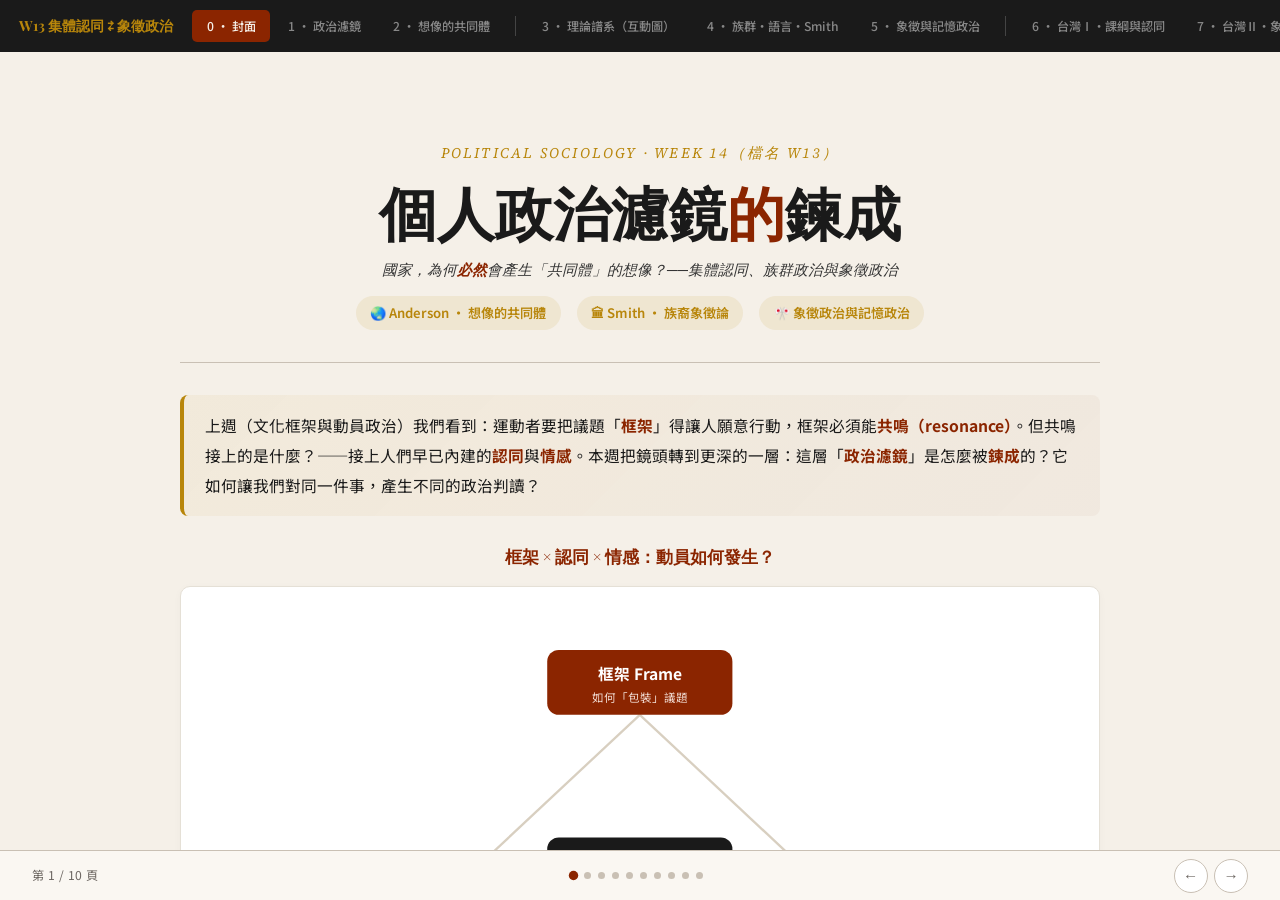
<file: lectures/W13_集體認同與象徵政治.html>
<!DOCTYPE html>
<html lang="zh-TW">
<head>
<meta charset="UTF-8">
<meta name="viewport" content="width=device-width, initial-scale=1.0">
<title>政治社會學 W13 — 個人政治濾鏡的鍊成：集體認同、族群政治與象徵政治</title>
<link href="https://fonts.googleapis.com/css2?family=Playfair+Display:ital,wght@0,400;0,700;0,900;1,400&family=Noto+Sans+TC:wght@300;400;500;700;900&family=Source+Serif+4:ital,wght@0,300;0,400;0,600;1,300;1,400&display=swap" rel="stylesheet">
<style>
:root{
  --ink:#1a1a1a;--paper:#f5f0e8;--accent:#8b2500;--accent-light:#c4532b;
  --gold:#b8860b;--sage:#5a6e5a;--muted:#6b6560;--line:#c9c0b4;
  --card-bg:#faf7f2;--blue:#3a5a8c;--purple:#6b4c7a;--teal:#2a7a6e;
  --red:#c0392b;--green:#27ae60;--orange:#d35400;
  /* 三大學者色 */
  --scott:#8b2500; --bayat:#2a7a6e; --decerteau:#6b4c7a;
  /* 太陽花 vs 青鳥 */
  --sunflower:#d4a017; --bluebird:#3a5a8c;
}
*{margin:0;padding:0;box-sizing:border-box}
html,body{height:100%;overflow:hidden}
body{font-family:'Noto Sans TC','Source Serif 4',serif;background:var(--paper);color:var(--ink);line-height:1.85}
.app{display:flex;flex-direction:column;height:100vh}

/* ========== 頂部導航 ========== */
.top-nav{flex-shrink:0;background:#1a1a1a;display:flex;align-items:center;padding:0 1.2rem;height:52px;gap:.2rem;overflow-x:auto;scrollbar-width:none}
.top-nav::-webkit-scrollbar{display:none}
.nav-btn{flex-shrink:0;padding:.45rem .9rem;background:0;border:0;font-family:'Noto Sans TC',sans-serif;font-size:.76rem;font-weight:500;color:#888;cursor:pointer;border-radius:5px;transition:all .25s;white-space:nowrap}
.nav-btn:hover{color:#ccc;background:rgba(255,255,255,.06)}
.nav-btn.active{color:var(--paper);background:var(--accent)}
.nav-title{font-family:'Playfair Display',serif;color:var(--gold);font-size:.88rem;font-weight:700;margin-right:1rem;flex-shrink:0}
.nav-divider{flex-shrink:0;width:1px;height:20px;background:#444;margin:0 .5rem}

/* ========== 頁面 ========== */
.page-container{flex:1;overflow:hidden;position:relative}
.page{position:absolute;inset:0;overflow-y:auto;padding:2.5rem 2rem 4rem;opacity:0;transform:translateX(36px);pointer-events:none;transition:opacity .38s,transform .38s}
.page.active{opacity:1;transform:translateX(0);pointer-events:auto}
.page-inner{max-width:920px;margin:0 auto}

/* ========== 底部 ========== */
.bottom-bar{flex-shrink:0;height:50px;background:#faf7f2;border-top:1px solid var(--line);display:flex;align-items:center;justify-content:space-between;padding:0 2rem}
.page-indicator{font-size:.76rem;color:var(--muted);letter-spacing:.04em}
.page-dots{display:flex;gap:7px}
.dot{width:7px;height:7px;border-radius:50%;background:var(--line);cursor:pointer;transition:all .3s}
.dot.active{background:var(--accent);transform:scale(1.35)}
.arrow-btns{display:flex;gap:.4rem}
.arrow-btn{width:34px;height:34px;border-radius:50%;border:1px solid var(--line);background:#fff;cursor:pointer;display:flex;align-items:center;justify-content:center;font-size:.95rem;color:var(--muted);transition:all .2s}
.arrow-btn:hover{border-color:var(--accent);color:var(--accent)}
.arrow-btn:disabled{opacity:.3;cursor:default}

/* ========== 標題 ========== */
.page h2{font-family:'Playfair Display',serif;font-size:clamp(1.55rem,3vw,2.1rem);font-weight:800;color:var(--ink);margin-bottom:1.2rem;padding-bottom:.5rem;border-bottom:2px solid var(--accent);position:relative}
.page h2::after{content:'';position:absolute;left:0;bottom:-2px;width:60px;height:2px;background:var(--gold)}
.page h3{font-family:'Playfair Display',serif;font-size:1.2rem;font-weight:700;color:var(--accent);margin:1.6rem 0 .8rem;display:flex;align-items:center;gap:.5rem}
.page h3 .num{display:inline-flex;align-items:center;justify-content:center;width:28px;height:28px;background:var(--accent);color:#fff;border-radius:50%;font-size:.85rem;font-weight:700;flex-shrink:0}
.page h4{font-family:'Playfair Display',serif;font-size:1.02rem;font-weight:700;color:var(--ink);margin:1rem 0 .5rem}
.page p{font-size:.92rem;color:#333;margin-bottom:.7rem;line-height:1.95}
.page p strong{color:var(--accent);font-weight:700}
.page ul,.page ol{margin:.6rem 0 .9rem 1.5rem}
.page li{font-size:.9rem;margin-bottom:.35rem;line-height:1.9;color:#333}
.page li strong{color:var(--ink)}

/* ========== Hero ========== */
.hero{text-align:center;padding:3rem 1rem 2rem;border-bottom:1px solid var(--line);margin-bottom:2rem}
.hero-eyebrow{font-family:'Source Serif 4',serif;font-style:italic;color:var(--gold);font-size:.92rem;letter-spacing:.15em;text-transform:uppercase;margin-bottom:.8rem}
.hero-title{font-family:'Playfair Display',serif;font-size:clamp(2.2rem,5vw,3.6rem);font-weight:900;color:var(--ink);line-height:1.1;margin-bottom:.8rem}
.hero-title .mark{color:var(--accent)}
.hero-sub{font-family:'Source Serif 4',serif;font-size:1.05rem;color:var(--muted);font-style:italic;max-width:620px;margin:0 auto 1.8rem}
.hero-meta{display:flex;gap:1rem;justify-content:center;flex-wrap:wrap;font-size:.82rem}
.hero-meta span{padding:.3rem .9rem;background:rgba(184,134,11,.1);border-radius:20px;color:var(--gold);font-weight:600}

.story-lead{font-size:.98rem;color:var(--ink);line-height:1.9;margin-bottom:1.5rem;padding:1rem 1.3rem;background:linear-gradient(135deg,rgba(184,134,11,.06),rgba(139,37,0,.04));border-radius:8px;border-left:4px solid var(--gold)}
.story-lead strong{color:var(--accent)}

.guide-breadcrumb{font-size:.75rem;color:var(--muted);margin-bottom:.6rem;letter-spacing:.02em}
.guide-breadcrumb span{color:var(--accent);font-weight:600}

/* ========== 卡片 ========== */
.card-grid{display:grid;grid-template-columns:repeat(auto-fit,minmax(220px,1fr));gap:1rem;margin:1.2rem 0}
.card{background:var(--card-bg);border-radius:7px;padding:1.1rem 1.2rem;border-top:3px solid var(--accent);box-shadow:0 2px 10px rgba(0,0,0,.04);transition:transform .3s,box-shadow .3s}
.card:hover{transform:translateY(-3px);box-shadow:0 5px 22px rgba(0,0,0,.09)}
.card h4{font-family:'Playfair Display',serif;font-size:.98rem;color:var(--accent);margin-bottom:.4rem;margin-top:0}
.card p{font-size:.84rem;color:#555;margin-bottom:0;line-height:1.75}
.card.sage{border-top-color:var(--sage)}.card.sage h4{color:var(--sage)}
.card.blue{border-top-color:var(--blue)}.card.blue h4{color:var(--blue)}
.card.gold{border-top-color:var(--gold)}.card.gold h4{color:var(--gold)}
.card.purple{border-top-color:var(--purple)}.card.purple h4{color:var(--purple)}
.card.teal{border-top-color:var(--teal)}.card.teal h4{color:var(--teal)}
.card.orange{border-top-color:var(--orange)}.card.orange h4{color:var(--orange)}

/* ========== 引言／提問框 ========== */
.hl-box{background:rgba(139,37,0,.05);border-left:3px solid var(--accent);padding:1rem 1.2rem;border-radius:0 6px 6px 0;margin:1.1rem 0}
.hl-box p:last-child{margin-bottom:0}
.hl-box h4{margin-top:0;color:var(--accent)}
.hl-box.blue{background:rgba(58,90,140,.05);border-left-color:var(--blue)}
.hl-box.blue h4{color:var(--blue)}
.hl-box.sage{background:rgba(90,110,90,.05);border-left-color:var(--sage)}
.hl-box.sage h4{color:var(--sage)}
.hl-box.gold{background:rgba(184,134,11,.06);border-left-color:var(--gold)}
.hl-box.gold h4{color:var(--gold)}
.hl-box.purple{background:rgba(107,76,122,.05);border-left-color:var(--purple)}
.hl-box.purple h4{color:var(--purple)}

/* ========== 概念框 ========== */
.concept{background:linear-gradient(135deg,rgba(184,134,11,.08),rgba(58,90,140,.04));padding:.9rem 1.2rem;border-radius:8px;margin:.8rem 0;border:1px solid rgba(184,134,11,.2)}
.concept .lead{font-family:'Playfair Display',serif;font-size:.95rem;color:var(--accent);font-weight:700;margin-bottom:.4rem}
.concept .body{font-size:.86rem;color:#333;line-height:1.85}
.concept .body strong{color:var(--accent)}

/* ========== 中央問題列 ========== */
.questions{background:#1a1a1a;color:#e8e0d4;padding:1.3rem 1.5rem;border-radius:10px;margin:1.2rem 0}
.questions h4{color:var(--gold);margin-top:0;margin-bottom:.7rem;font-size:1rem;font-weight:700}
.questions ol{padding-left:1.3rem;margin-bottom:0}
.questions li{font-size:.9rem;margin-bottom:.4rem;line-height:1.85;color:#d8d0c4}
.questions li strong{color:#fff}

/* ========== 下一頁 ========== */
.next-page{display:flex;align-items:center;justify-content:space-between;background:linear-gradient(135deg,var(--accent),var(--accent-light));color:#fff;padding:1.1rem 1.4rem;border-radius:10px;margin-top:2.2rem;cursor:pointer;transition:transform .3s,box-shadow .3s}
.next-page:hover{transform:translateX(5px);box-shadow:0 6px 20px rgba(139,37,0,.3)}
.np-label{font-size:.72rem;opacity:.8;letter-spacing:.1em;text-transform:uppercase;margin-bottom:.2rem}
.np-title{font-family:'Playfair Display',serif;font-size:1.05rem;font-weight:700}
.np-arrow{font-size:1.4rem;opacity:.8}

/* ========== Spoiler（點擊揭露） ========== */
.spoiler{cursor:pointer;background:linear-gradient(135deg,rgba(90,110,90,.08),rgba(184,134,11,.06));border-left:3px dashed var(--sage);padding:.8rem 1.1rem;border-radius:0 6px 6px 0;font-size:.85rem;color:var(--sage);max-height:42px;overflow:hidden;transition:max-height .5s ease;line-height:1.85;position:relative}
.spoiler::after{content:'▼ 點擊展開';position:absolute;right:1rem;top:.75rem;font-size:.72rem;color:var(--muted);font-family:'Source Serif 4',serif;font-style:italic}
.spoiler.revealed{max-height:1500px;color:#333}
.spoiler.revealed::after{content:'▲ 點擊收合';color:var(--sage)}
.spoiler strong{color:var(--accent)}

/* ========== Scholar Card ========== */
.scholar-card{background:linear-gradient(135deg,rgba(58,90,140,.07),rgba(184,134,11,.05));border:1px solid rgba(58,90,140,.15);border-radius:10px;padding:1.2rem 1.4rem;margin:1rem 0}
.scholar-card h4{margin-top:0;color:var(--blue)}
.scholar-meta{display:flex;flex-wrap:wrap;gap:.4rem;margin-top:.7rem}
.scholar-tag{padding:.25rem .7rem;background:rgba(58,90,140,.1);color:var(--blue);border-radius:14px;font-size:.74rem;font-weight:600}

/* ========== Scott 大圖卡 ========== */
.scott-hero{background:linear-gradient(135deg,#1a1a1a,#3a1a10);color:#fff;padding:1.8rem;border-radius:12px;margin:1.3rem 0;display:flex;gap:1.5rem;align-items:flex-start;flex-wrap:wrap}
.scott-portrait{flex-shrink:0;width:120px;height:160px;background:linear-gradient(135deg,var(--accent),var(--accent-light));border-radius:8px;display:flex;flex-direction:column;justify-content:center;align-items:center;padding:.8rem;text-align:center;box-shadow:0 6px 18px rgba(0,0,0,.4)}
.scott-portrait .name-cn{font-family:'Playfair Display',serif;font-weight:900;font-size:1.05rem;line-height:1.3;margin-bottom:.3rem}
.scott-portrait .name-en{font-size:.7rem;opacity:.85;font-style:italic;border-top:1px solid rgba(255,255,255,.3);padding-top:.4rem;margin-top:.3rem;width:100%}
.scott-portrait .life{font-size:.66rem;opacity:.75;margin-top:.4rem}
.scott-info{flex:1;min-width:240px}
.scott-info h3{font-family:'Playfair Display',serif;font-size:1.35rem;color:var(--gold);margin:0 0 .4rem;border:none;display:block}
.scott-info h3::after{display:none}
.scott-info .scott-sub{font-size:.9rem;color:#d8d0c4;font-style:italic;margin-bottom:.7rem}
.scott-info p{font-size:.88rem;color:#cfc6b8;margin-bottom:0;line-height:1.85}
.scott-info p strong{color:#fff}
.scott-tags{display:flex;flex-wrap:wrap;gap:.3rem;margin-top:.7rem}
.scott-tag{padding:.2rem .65rem;background:rgba(184,134,11,.25);color:#f0d895;border-radius:14px;font-size:.72rem;font-weight:600}

/* ========== 弱者的武器表 ========== */
.weapons-grid{display:grid;grid-template-columns:repeat(auto-fit,minmax(160px,1fr));gap:.7rem;margin:1.1rem 0}
.weapon-card{background:#fff;border-radius:8px;padding:.9rem 1rem;border-top:3px solid var(--accent);box-shadow:0 2px 10px rgba(0,0,0,.05);transition:all .3s;cursor:default}
.weapon-card:hover{transform:translateY(-3px);box-shadow:0 5px 18px rgba(0,0,0,.1)}
.weapon-emoji{font-size:1.6rem;line-height:1;margin-bottom:.4rem}
.weapon-name{font-family:'Playfair Display',serif;font-weight:700;color:var(--accent);font-size:.93rem;margin-bottom:.3rem}
.weapon-desc{font-size:.78rem;color:#555;line-height:1.7}

/* ========== Hidden vs Public Transcript ========== */
.transcript-grid{display:grid;grid-template-columns:1fr 1fr;gap:.9rem;margin:1.2rem 0}
.tr-col{padding:1.1rem 1.2rem;border-radius:10px;position:relative;border:1px solid}
.tr-col.public{background:linear-gradient(135deg,rgba(184,134,11,.08),rgba(184,134,11,.03));border-color:rgba(184,134,11,.25)}
.tr-col.hidden{background:linear-gradient(135deg,rgba(58,90,140,.08),rgba(107,76,122,.05));border-color:rgba(58,90,140,.25)}
.tr-label{display:inline-block;padding:.2rem .7rem;border-radius:14px;font-size:.72rem;font-weight:700;letter-spacing:.05em;margin-bottom:.6rem;text-transform:uppercase;color:#fff}
.tr-col.public .tr-label{background:var(--gold)}
.tr-col.hidden .tr-label{background:var(--blue)}
.tr-title{font-family:'Playfair Display',serif;font-size:1rem;font-weight:700;margin-bottom:.4rem}
.tr-col.public .tr-title{color:var(--gold)}
.tr-col.hidden .tr-title{color:var(--blue)}
.tr-text{font-size:.85rem;color:#444;line-height:1.85}
.tr-text strong{color:var(--ink)}
.tr-eg{margin-top:.6rem;padding:.5rem .8rem;background:rgba(255,255,255,.6);border-radius:6px;font-size:.8rem;font-style:italic;color:#555}

/* ========== 三巨頭比較表 ========== */
.cmp-three{display:grid;grid-template-columns:repeat(3,1fr);gap:.7rem;margin:1.2rem 0}
.cmp-three-card{background:#fff;border-radius:10px;padding:1.1rem 1.1rem;border-top:4px solid;box-shadow:0 3px 14px rgba(0,0,0,.06);transition:transform .3s}
.cmp-three-card:hover{transform:translateY(-4px)}
.cmp-three-card.scott{border-top-color:var(--scott)}
.cmp-three-card.bayat{border-top-color:var(--bayat)}
.cmp-three-card.decerteau{border-top-color:var(--decerteau)}
.cmp-name{font-family:'Playfair Display',serif;font-weight:700;font-size:1rem;margin-bottom:.2rem}
.cmp-three-card.scott .cmp-name{color:var(--scott)}
.cmp-three-card.bayat .cmp-name{color:var(--bayat)}
.cmp-three-card.decerteau .cmp-name{color:var(--decerteau)}
.cmp-three-card .yr{font-size:.72rem;color:var(--muted);font-style:italic;margin-bottom:.55rem}
.cmp-three-card .concept-line{font-weight:700;color:var(--ink);font-size:.87rem;margin-bottom:.5rem;padding:.4rem .6rem;background:var(--card-bg);border-radius:5px;line-height:1.5}
.cmp-three-card .desc{font-size:.82rem;color:#444;line-height:1.8}
.cmp-three-card .desc strong{color:var(--accent)}

/* ========== 蕭蘋論述對照 ========== */
.discourse-box{background:#fff;border-radius:12px;overflow:hidden;margin:1.3rem 0;box-shadow:0 4px 16px rgba(0,0,0,.07)}
.discourse-head{padding:1rem 1.3rem;background:linear-gradient(135deg,#1a1a1a,#3a2818);color:#fff}
.discourse-head h4{margin:0;color:#fff;font-family:'Playfair Display',serif;font-size:1.05rem}
.discourse-head .sub{font-size:.78rem;color:#bfb6a8;font-style:italic;margin-top:.2rem}
.discourse-body{padding:1.2rem 1.3rem}
.discourse-era{margin-bottom:.9rem;padding:.8rem 1rem;background:var(--card-bg);border-radius:7px;border-left:3px solid var(--accent)}
.discourse-era:last-child{margin-bottom:0}
.discourse-era .era-label{display:inline-block;padding:.15rem .6rem;background:var(--accent);color:#fff;border-radius:12px;font-size:.7rem;font-weight:700;margin-bottom:.4rem;letter-spacing:.05em}
.discourse-era.e1 .era-label{background:#6b6560}
.discourse-era.e2 .era-label{background:var(--accent)}
.discourse-era.e3 .era-label{background:var(--gold)}
.discourse-era.e4 .era-label{background:var(--blue)}
.discourse-era .era-title{font-weight:700;color:var(--ink);font-size:.92rem;margin-bottom:.35rem}
.discourse-era .era-text{font-size:.85rem;color:#444;line-height:1.85}
.discourse-era .era-text strong{color:var(--accent)}

/* ========== 太陽花 vs 青鳥比較表 ========== */
.vs-table{width:100%;border-collapse:collapse;background:#fff;border-radius:10px;overflow:hidden;box-shadow:0 4px 16px rgba(0,0,0,.07);margin:1.3rem 0;font-size:.84rem}
.vs-table thead th{padding:.85rem .8rem;font-weight:700;color:#fff;text-align:left;font-size:.85rem}
.vs-table thead th:first-child{background:#1a1a1a;width:140px}
.vs-table thead th.sun{background:linear-gradient(135deg,#d4a017,#b8860b)}
.vs-table thead th.blue{background:linear-gradient(135deg,#3a5a8c,#5a7ab0)}
.vs-table td{padding:.75rem .85rem;border-bottom:1px solid var(--line);vertical-align:top;line-height:1.75}
.vs-table td:first-child{font-weight:700;color:var(--accent);background:var(--card-bg);font-size:.8rem;width:140px}
.vs-table td strong{color:var(--ink)}
.vs-table tr:last-child td{border-bottom:0}
.vs-table tr:hover td:not(:first-child){background:rgba(184,134,11,.04)}

/* ========== Toggle Tabs 切換 ========== */
.tabs{display:flex;gap:.3rem;margin:1.1rem 0 .7rem;border-bottom:2px solid var(--line);overflow-x:auto;scrollbar-width:none}
.tabs::-webkit-scrollbar{display:none}
.tab{padding:.6rem 1.1rem;background:0;border:0;font-family:inherit;font-size:.85rem;font-weight:600;color:var(--muted);cursor:pointer;border-bottom:3px solid transparent;margin-bottom:-2px;transition:all .25s;white-space:nowrap}
.tab:hover{color:var(--accent)}
.tab.active{color:var(--accent);border-bottom-color:var(--accent)}
.tab-panel{display:none}
.tab-panel.active{display:block;animation:fadeIn .3s}
@keyframes fadeIn{from{opacity:0;transform:translateY(6px)}to{opacity:1;transform:none}}

/* ========== 圖示展示 ========== */
.icon-row{display:flex;gap:.8rem;flex-wrap:wrap;margin:1rem 0}
.icon-item{flex:1;min-width:130px;text-align:center;padding:.9rem .8rem;background:#fff;border-radius:8px;box-shadow:0 2px 10px rgba(0,0,0,.05)}
.icon-item .ic{font-size:1.8rem;line-height:1;margin-bottom:.4rem}
.icon-item .lb{font-weight:700;color:var(--accent);font-size:.85rem;margin-bottom:.3rem}
.icon-item .ds{font-size:.76rem;color:#666;line-height:1.65}

/* ========== 案例分析（躺平內卷） ========== */
.case-block{background:#fff;border-radius:10px;padding:1.2rem 1.4rem;margin:1rem 0;box-shadow:0 3px 14px rgba(0,0,0,.06);border-top:4px solid var(--teal)}
.case-block h4{color:var(--teal);font-family:'Playfair Display',serif;margin:0 0 .4rem}
.case-block .ce{font-size:.74rem;letter-spacing:.1em;text-transform:uppercase;color:var(--muted);margin-bottom:.3rem}
.case-block .ct{font-size:.86rem;color:#333;line-height:1.85;margin-bottom:0}
.case-block .ct strong{color:var(--accent)}
.case-block.purple{border-top-color:var(--purple)}.case-block.purple h4{color:var(--purple)}
.case-block.blue{border-top-color:var(--blue)}.case-block.blue h4{color:var(--blue)}
.case-block.gold{border-top-color:var(--gold)}.case-block.gold h4{color:var(--gold)}

/* ========== 討論題 ========== */
.discussion-block{background:linear-gradient(135deg,#fff,#faf7f2);border-radius:12px;padding:1.3rem 1.5rem;margin:1.2rem 0;box-shadow:0 4px 18px rgba(0,0,0,.06);border:1px solid rgba(139,37,0,.12)}
.discussion-eyebrow{display:inline-block;padding:.2rem .7rem;background:var(--accent);color:#fff;border-radius:12px;font-size:.7rem;font-weight:700;letter-spacing:.05em;margin-bottom:.6rem}
.discussion-q{font-family:'Playfair Display',serif;font-size:1.02rem;font-weight:700;color:var(--ink);margin-bottom:.7rem;line-height:1.7}
.discussion-q em{color:var(--accent);font-style:normal}
.discussion-block .ctx{font-size:.85rem;color:#555;margin-bottom:.7rem;line-height:1.85}
.discussion-block .ctx strong{color:var(--accent)}

/* ========== 本週讀物 ========== */
.reading-card{background:#fff;border-radius:10px;padding:1rem 1.2rem;margin:.6rem 0;border-left:4px solid;display:flex;gap:.9rem;align-items:flex-start;box-shadow:0 2px 10px rgba(0,0,0,.04)}
.reading-card.must{border-left-color:var(--accent)}
.reading-card.rec{border-left-color:var(--gold)}
.reading-icon{flex-shrink:0;width:34px;height:34px;border-radius:50%;display:flex;align-items:center;justify-content:center;font-size:.85rem;font-weight:700;color:#fff;font-family:'Playfair Display',serif}
.reading-card.must .reading-icon{background:var(--accent)}
.reading-card.rec .reading-icon{background:var(--gold)}
.reading-body{flex:1}
.reading-title{font-family:'Playfair Display',serif;font-weight:700;font-size:.95rem;color:var(--ink);margin-bottom:.2rem;line-height:1.5}
.reading-meta{font-size:.78rem;color:var(--muted);font-style:italic;margin-bottom:.3rem;font-family:'Source Serif 4',serif}
.reading-note{font-size:.83rem;color:#444;line-height:1.75}

/* ========== 銜接關係圖 SVG ========== */
.linkmap{background:#fff;border-radius:12px;padding:1.5rem;margin:1.3rem 0;box-shadow:0 4px 18px rgba(0,0,0,.06)}
.linkmap-svg{display:block;width:100%;max-width:780px;margin:0 auto}

/* ========== RWD ========== */
@media(max-width:700px){
  .page{padding:1.8rem 1rem 3rem}
  .hero-title{font-size:2rem}
  .page h2{font-size:1.5rem}
  .scott-hero{flex-direction:column;align-items:center;text-align:center}
  .scott-info{text-align:left}
  .transcript-grid{grid-template-columns:1fr}
  .cmp-three{grid-template-columns:1fr}
  .vs-table thead th:first-child,.vs-table td:first-child{width:auto}
  .weapons-grid{grid-template-columns:repeat(2,1fr)}
}

/* === W11 新增元件樣式 === */
.layer-grid{display:grid;grid-template-columns:repeat(3,1fr);gap:1rem;margin:1.5rem 0 2rem}
.layer-card{background:#fff;border-radius:10px;padding:1.2rem;border-top:4px solid #888;box-shadow:0 2px 8px rgba(0,0,0,.04)}
.layer-macro{border-top-color:var(--accent)}
.layer-meso{border-top-color:#b8860b}
.layer-micro{border-top-color:#2c5f7c}
.layer-tag{font-size:.7rem;letter-spacing:.15em;color:#888;font-weight:600;font-family:'Source Serif 4',serif;font-style:italic;margin-bottom:.3rem}
.layer-title{font-size:1.05rem;font-weight:700;color:var(--ink);margin-bottom:.6rem}
.layer-list{margin:.3rem 0 .8rem;padding-left:1.2rem;font-size:.86rem;line-height:1.7;color:#444}
.layer-list li{margin-bottom:.1rem}
.layer-scholar{font-size:.78rem;color:#666;border-top:1px dashed #ddd;padding-top:.6rem;font-style:italic}

.lineage-map,.lineage-tree{background:#fff;border:1px solid #e5e0d6;border-radius:10px;padding:1.2rem;margin:1rem 0 2rem;box-shadow:0 2px 8px rgba(0,0,0,.03)}

.transition-box{background:linear-gradient(135deg,#fdf8ef,#f5f0e8);border-radius:10px;padding:.4rem 1.4rem;margin:1.2rem 0 2rem;border:1px solid #e0d9c8}
.trans-row{padding:1rem 0;border-bottom:1px dashed #d4cfc4}
.trans-row:last-child{border-bottom:0}
.trans-q{font-size:.95rem;font-weight:700;color:var(--accent);margin-bottom:.5rem;line-height:1.5}
.trans-a{font-size:.88rem;line-height:1.8;color:#333}

.inst-vs-grid{display:grid;grid-template-columns:1fr 1fr;gap:1.2rem;margin:1.2rem 0 1.5rem}
.inst-card{background:#fff;border-radius:10px;padding:1.3rem 1.4rem;box-shadow:0 2px 10px rgba(0,0,0,.05)}
.inst-formal{border-top:5px solid #2c5f7c}
.inst-informal{border-top:5px solid #8b2500}
.inst-tag{font-size:.7rem;letter-spacing:.18em;font-weight:600;color:#888;font-family:'Source Serif 4',serif;font-style:italic;margin-bottom:.3rem}
.inst-title{font-size:1.05rem;font-weight:700;color:var(--ink);margin-bottom:.8rem}
.inst-list{padding-left:.2rem;list-style:none;margin:0 0 .8rem;font-size:.88rem;line-height:1.9}
.inst-list li{margin-bottom:.3rem}
.inst-foot{font-size:.82rem;background:#f8f5ee;padding:.6rem .8rem;border-radius:6px;border-left:3px solid #b8860b;color:#444}

.callout{border-radius:10px;padding:1rem 1.3rem;margin:1.2rem 0}
.callout-amber{background:linear-gradient(135deg,#fef6e3,#fbecc6);border-left:4px solid #b8860b}
.callout-blue{background:linear-gradient(135deg,#eef4f8,#dbe7ee);border-left:4px solid #2c5f7c}
.callout-eyebrow{font-size:.72rem;letter-spacing:.15em;font-weight:600;color:#666;margin-bottom:.5rem;font-family:'Source Serif 4',serif;font-style:italic}
.callout p{margin:.4rem 0;font-size:.92rem;line-height:1.75;color:#333}
.callout-list{font-size:.9rem;line-height:1.85;color:#333;margin:.5rem 0 0;padding-left:1.4rem}
.callout-list li{margin-bottom:.4rem}

.connect-box{background:#fff;border-radius:10px;padding:1.3rem 1.5rem;margin:1rem 0 1.5rem;border:1px solid #e0d9c8;box-shadow:0 2px 8px rgba(0,0,0,.04)}
.connect-box p{font-size:.92rem;line-height:1.8;color:#333;margin:.4rem 0}
.connect-grid{display:grid;grid-template-columns:repeat(3,1fr);gap:.9rem;margin:1rem 0 .5rem}
.connect-item{display:flex;gap:.7rem;background:#fafaf6;padding:.9rem;border-radius:8px;border-left:3px solid var(--accent)}
.connect-num{font-size:1.4rem;font-weight:800;color:var(--accent);font-family:'Playfair Display',serif;line-height:1}
.connect-text{flex:1;font-size:.86rem;line-height:1.6}
.connect-sub{display:block;color:#666;font-size:.78rem;margin-top:.3rem;line-height:1.55}
.connect-foot{font-size:.85rem;color:#666;font-style:italic;margin-top:.6rem;padding-top:.6rem;border-top:1px dashed #ddd}

.media-impact-grid{display:grid;grid-template-columns:1fr 1fr;gap:1.2rem;margin:1rem 0 1.6rem}
.impact-card{background:#fff;border-radius:10px;padding:1.3rem 1.4rem;box-shadow:0 2px 10px rgba(0,0,0,.05)}
.impact-inst{border-top:5px solid #2c5f7c}
.impact-noninst{border-top:5px solid #8b2500}
.impact-tag{font-size:.72rem;letter-spacing:.15em;font-weight:600;color:#888;margin-bottom:.3rem;font-family:'Source Serif 4',serif;font-style:italic}
.impact-title{font-size:1rem;font-weight:700;color:var(--ink);margin-bottom:.9rem;line-height:1.4}
.impact-list{padding-left:0;list-style:none;margin:0 0 .8rem;font-size:.88rem;line-height:1.75}
.impact-list li{margin-bottom:.7rem;padding-left:0}
.impact-sub{display:block;color:#666;font-size:.78rem;margin-top:.15rem;line-height:1.55}
.impact-foot{font-size:.83rem;background:#f8f5ee;padding:.55rem .8rem;border-radius:6px;border-left:3px solid #b8860b;color:#444}

.blur-grid{display:grid;grid-template-columns:repeat(3,1fr);gap:1rem;margin:1rem 0 1.5rem}
.blur-card{background:#fff;border-radius:10px;padding:1.1rem 1.2rem;border-left:4px solid var(--sage);box-shadow:0 2px 8px rgba(0,0,0,.04)}
.blur-eye{font-size:.7rem;letter-spacing:.15em;color:var(--sage);font-weight:600;font-family:'Source Serif 4',serif;font-style:italic;margin-bottom:.3rem}
.blur-title{font-size:.95rem;font-weight:700;color:var(--ink);margin-bottom:.5rem;line-height:1.4}
.blur-text{font-size:.85rem;line-height:1.7;color:#444}

/* === Quiz blocks === */
.quiz-block{background:#fff;border-radius:10px;padding:1.3rem 1.5rem;margin:1rem 0;border:1px solid #e5e0d6;box-shadow:0 2px 8px rgba(0,0,0,.04);position:relative}
.quiz-q-num{position:absolute;top:-12px;left:1.5rem;background:var(--accent);color:#fff;font-family:'Playfair Display',serif;font-weight:700;font-size:.85rem;padding:.25rem .75rem;border-radius:5px;letter-spacing:.05em}
.quiz-question{font-size:.95rem;font-weight:600;color:var(--ink);margin:.4rem 0 .9rem;line-height:1.7}
.quiz-options{display:flex;flex-direction:column;gap:.55rem;margin-bottom:.7rem}
.quiz-opt{text-align:left;background:#fafaf6;border:1.5px solid #e0d9c8;border-radius:7px;padding:.7rem 1rem;font-size:.88rem;line-height:1.6;color:#333;cursor:pointer;transition:all .2s;font-family:inherit}
.quiz-opt:hover{background:#f5f0e8;border-color:#b8860b}
.quiz-opt.selected-correct{background:linear-gradient(135deg,#d4edd4,#c0e0c0);border-color:#5a8c5a;color:#1e4d1e;font-weight:600}
.quiz-opt.selected-wrong{background:linear-gradient(135deg,#f8d8d4,#efc4be);border-color:#b85040;color:#7a1a10}
.quiz-opt.show-correct{background:#eaf5ea;border-color:#5a8c5a;font-weight:500}
.quiz-explain{font-size:.85rem;line-height:1.8;color:#333;background:linear-gradient(135deg,rgba(184,134,11,.06),rgba(90,110,90,.04));padding:.9rem 1.1rem;border-radius:7px;border-left:3px solid var(--sage);display:none}
.quiz-explain.shown{display:block}
.quiz-explain strong{color:var(--accent)}

@media(max-width:780px){
  .layer-grid,.inst-vs-grid,.media-impact-grid,.blur-grid,.connect-grid{grid-template-columns:1fr}
}


/* === W13 新增元件 === */
.sch-node{cursor:pointer;transition:opacity .25s}
.sch-node:hover{opacity:.82}
.sch-detail{background:#fff;border:1px solid #e5e0d6;border-left:5px solid var(--accent);border-radius:10px;padding:1.2rem 1.4rem;margin:.6rem 0 1rem;box-shadow:0 2px 10px rgba(0,0,0,.05)}
.sch-detail .sd-name{font-family:'Playfair Display',serif;font-weight:800;font-size:1.12rem;margin-bottom:.5rem}
.sch-detail p{font-size:.88rem;line-height:1.85;margin:.35rem 0;color:#333}
.sch-hint{font-size:.78rem;color:var(--muted);font-style:italic;text-align:center;margin:.3rem 0 .8rem}
.imagined-grid{display:grid;grid-template-columns:repeat(4,1fr);gap:.7rem;margin:1.1rem 0 1.4rem}
.imagined-card{background:#fff;border-radius:10px;padding:1rem .9rem;border-top:4px solid var(--accent);box-shadow:0 2px 8px rgba(0,0,0,.05);text-align:center}
.imagined-card .ig-en{font-family:'Source Serif 4',serif;font-style:italic;font-size:.72rem;letter-spacing:.05em;color:var(--gold);margin-bottom:.25rem}
.imagined-card .ig-cn{font-family:'Playfair Display',serif;font-weight:700;color:var(--accent);font-size:.95rem;margin-bottom:.4rem}
.imagined-card .ig-tx{font-size:.78rem;color:#555;line-height:1.65}
@media(max-width:780px){.imagined-grid{grid-template-columns:1fr 1fr}}

</style>
</head>
<body>
<div class="app">

<div class="top-nav">
  <span class="nav-title">W13 集體認同 ⇄ 象徵政治</span>
  <button class="nav-btn active" onclick="goPage(0)">0 · 封面</button>
  <button class="nav-btn" onclick="goPage(1)">1 · 政治濾鏡</button>
  <button class="nav-btn" onclick="goPage(2)">2 · 想像的共同體</button>
  <span class="nav-divider"></span>
  <button class="nav-btn" onclick="goPage(3)">3 · 理論譜系（互動圖）</button>
  <button class="nav-btn" onclick="goPage(4)">4 · 族群·語言·Smith</button>
  <button class="nav-btn" onclick="goPage(5)">5 · 象徵與記憶政治</button>
  <span class="nav-divider"></span>
  <button class="nav-btn" onclick="goPage(6)">6 · 台灣Ⅰ·課綱與認同</button>
  <button class="nav-btn" onclick="goPage(7)">7 · 台灣Ⅱ·象徵·記憶·認知戰</button>
  <span class="nav-divider"></span>
  <button class="nav-btn" onclick="goPage(8)">8 · 隨堂測驗</button>
  <button class="nav-btn" onclick="goPage(9)">9 · 討論與讀物</button>
</div>

<div class="page-container">

<!-- ============ P0 封面 ============ -->
<div class="page active" data-page="0"><div class="page-inner">
  <div class="hero">
    <div class="hero-eyebrow">Political Sociology · Week 14（檔名 W13）</div>
    <h1 class="hero-title">個人政治濾鏡<span class="mark">的</span>鍊成</h1>
    <p class="hero-sub">國家，為何<strong>必然</strong>會產生「共同體」的想像？──集體認同、族群政治與象徵政治</p>
    <div class="hero-meta">
      <span>🌏 Anderson · 想像的共同體</span>
      <span>🏛 Smith · 族裔象徵論</span>
      <span>🎌 象徵政治與記憶政治</span>
    </div>
  </div>

  <div class="story-lead">
    上週（文化框架與動員政治）我們看到：運動者要把議題「<strong>框架</strong>」得讓人願意行動，框架必須能<strong>共鳴（resonance）</strong>。但共鳴接上的是什麼？——接上人們早已內建的<strong>認同</strong>與<strong>情感</strong>。本週把鏡頭轉到更深的一層：這層「<strong>政治濾鏡</strong>」是怎麼被<strong>鍊成</strong>的？它如何讓我們對同一件事，產生不同的政治判讀？
  </div>

  <p style="text-align:center;font-family:'Playfair Display',serif;font-weight:700;color:#8b2500;font-size:1.05rem;margin:1.4rem 0 -.2rem">框架 × 認同 × 情感：動員如何發生？</p>
  <div class="lineage-map">
    <svg viewBox="0 0 760 430" xmlns="http://www.w3.org/2000/svg" style="width:100%;height:auto;font-family:'Noto Sans TC',sans-serif">
      <!-- 三角形邊（墊底，代表三者的兩兩關係） -->
      <line x1="380" y1="94" x2="145" y2="314" stroke="#d8cfc0" stroke-width="2"/>
      <line x1="380" y1="94" x2="615" y2="314" stroke="#d8cfc0" stroke-width="2"/>
      <line x1="235" y1="342" x2="525" y2="342" stroke="#d8cfc0" stroke-width="2"/>

      <!-- 邊標籤：兩兩關係 -->
      <g><rect x="120" y="244" width="150" height="24" rx="5" fill="#faf7f2" stroke="#e5dccd"/><text x="195" y="260" text-anchor="middle" font-size="11" fill="#8b2500" font-weight="600">①框架須對齊認同</text></g>
      <g><rect x="490" y="244" width="150" height="24" rx="5" fill="#faf7f2" stroke="#e5dccd"/><text x="565" y="260" text-anchor="middle" font-size="11" fill="#3a5a8c" font-weight="600">③框架調動情感</text></g>
      <g><rect x="282" y="356" width="196" height="24" rx="5" fill="#faf7f2" stroke="#e5dccd"/><text x="380" y="372" text-anchor="middle" font-size="11" fill="#b8860b" font-weight="600">②認同承載並共享情感</text></g>

      <!-- 中心：三者對齊 ⇒ 共鳴 ⇒ 動員 -->
      <rect x="300" y="200" width="160" height="54" rx="10" fill="#1a1a1a"/>
      <text x="380" y="223" text-anchor="middle" font-size="12.5" font-weight="700" fill="#fff">共鳴 Resonance</text>
      <text x="380" y="242" text-anchor="middle" font-size="11" fill="#f0d9cf">→ 動員 · 政治行動</text>

      <!-- 三頂點 -->
      <rect x="300" y="38" width="160" height="56" rx="10" fill="#8b2500"/>
      <text x="380" y="64" text-anchor="middle" font-size="13.5" font-weight="700" fill="#fff">框架 Frame</text>
      <text x="380" y="83" text-anchor="middle" font-size="10" fill="#f0d9cf">如何「包裝」議題</text>

      <rect x="55" y="314" width="180" height="56" rx="10" fill="#b8860b"/>
      <text x="145" y="340" text-anchor="middle" font-size="13.5" font-weight="700" fill="#fff">認同 Identity</text>
      <text x="145" y="359" text-anchor="middle" font-size="10" fill="#fbeecb">「我們是誰」的歸屬</text>

      <rect x="525" y="314" width="180" height="56" rx="10" fill="#3a5a8c"/>
      <text x="615" y="340" text-anchor="middle" font-size="13.5" font-weight="700" fill="#fff">情感 Emotion</text>
      <text x="615" y="359" text-anchor="middle" font-size="10" fill="#d7e1f0">驕傲 · 悲情 · 受威脅</text>

      <text x="380" y="412" text-anchor="middle" font-size="11.5" fill="#888">三者對齊 ⇒ 共鳴 ⇒ 動員（這正是「政治濾鏡」運作的入口）</text>
    </svg>
  </div>
  <p style="font-size:.86rem;color:#555;text-align:center;margin:-.2rem 0 1.4rem;line-height:1.75">
    框架之所以能動員，不是因為它「說了真話」，而是因為它<strong style="color:#8b2500">撥動了人們早已內建的認同與情感</strong>。<br>本週要往下挖的，正是這層被長年鍊成的<strong style="color:#8b2500">政治濾鏡</strong>。
  </p>

  <div class="questions">
    <h4>📌 本週要解答的五個核心問題</h4>
    <ol>
      <li><strong>國家為什麼「必然」會產生共同體的想像？</strong>什麼是 Anderson 的「想像的共同體」？它為何是「想像」的，卻又如此真實有力？</li>
      <li><strong>族群、語言、地域</strong>有何差異？民族主義是「自古就有」，還是被<strong>建構</strong>出來的？</li>
      <li>何謂<strong>象徵政治</strong>？國旗、國歌、博物館、教科書如何形塑我們的認同與忠誠？</li>
      <li>有沒有<strong>具體證據</strong>顯示「文化建構」真的能改變一代人的認同？（劇透：有，而且來自台灣）</li>
      <li>當象徵被推到極致——<strong>後真相、認知作戰</strong>——會不會反而失效、引發反感或政治冷漠？</li>
    </ol>
  </div>

  <h3><span class="num">📖</span>本週路線圖</h3>
  <div class="card-grid">
    <div class="card"><h4>P1 政治濾鏡</h4><p>從張軒豪（2024）後真相政治切入：為什麼「事實查核」救不了爭論？認同如何先於事實。</p></div>
    <div class="card blue"><h4>P2 想像的共同體</h4><p>Anderson：國族作為文化建構、印刷資本主義、「想像 ≠ 虛假」。</p></div>
    <div class="card gold"><h4>P3 理論譜系（互動圖）</h4><p><strong>可點擊</strong>的民族主義理論譜系：原生論 → 現代建構論 → 族裔象徵論 → 台灣應用。</p></div>
    <div class="card sage"><h4>P4 族群·語言·Smith</h4><p>認同的多層次；Smith 為何說「歐洲認同」難以凝聚？公民 vs 族裔民族主義。</p></div>
    <div class="card teal"><h4>P5 象徵與記憶政治</h4><p>象徵政治的運作；Crooke：紀念博物館與物質文化如何「展示」記憶。</p></div>
    <div class="card purple"><h4>P6 台灣Ⅰ：課綱與認同</h4><p>Chen, Lin &amp; Yang（2023）的因果證據＋「我是台灣人」長期趨勢（分頁面板）。</p></div>
    <div class="card orange"><h4>P7 台灣Ⅱ：象徵·記憶·認知戰</h4><p>轉型正義、國旗國歌爭議、認知作戰與後真相——象徵政治的限制與反效果。</p></div>
    <div class="card"><h4>P8–P9 測驗與討論</h4><p><strong>4 題隨堂選擇題</strong>＋小組討論／申論題＋本週指定讀物。</p></div>
  </div>

  <div class="next-page" onclick="goPage(1)">
    <div><div class="np-label">下一頁</div><div class="np-title">P1 · 政治濾鏡：為什麼「查事實」往往沒用？</div></div>
    <div class="np-arrow">→</div>
  </div>
</div></div>

<!-- ============ P1 政治濾鏡 ============ -->
<div class="page" data-page="1"><div class="page-inner">
  <div class="guide-breadcrumb">第 1 章 · <span>導論</span></div>
  <h2>政治濾鏡：為什麼同樣的事實，不同人看到不同政治？</h2>
  <p class="lede">
    兩個人看同一則新聞、同一份統計、同一段影片，卻得出完全相反的政治結論。這不只是「資訊不足」——更關鍵的是，每個人都戴著一副<strong>政治濾鏡</strong>在解讀世界。本週要問的是：<em>這副濾鏡是怎麼被鍊成的？</em>
  </p>

  <h3><span class="num">①</span>從後真相政治說起（張軒豪 2024）</h3>
  <div class="hl-box gold">
    <h4>📰 指定閱讀：為何「後真相政治」的解藥不能只靠「事實查核」？</h4>
    <p>
      我們常以為，假訊息的解方就是「<strong>查核事實</strong>」——把錯的指出來，大家就會回到正軌。但張軒豪（2024，菜市場政治學）提醒：事實查核常常<strong>無效，甚至反效果</strong>。為什麼？因為在政治判斷裡，<strong>「我是誰／我們是誰」往往先於「事實是什麼」</strong>。當一則事實威脅到我所屬群體的立場，我的大腦傾向<em>重新詮釋事實</em>，而不是修正立場。
    </p>
  </div>

  <div class="concept">
    <div class="lead">關鍵概念：認同保護型認知（identity-protective cognition）／動機性推理（motivated reasoning）</div>
    <div class="body">
      人不是中立的「資訊處理器」，而是<strong>有立場的詮釋者</strong>。當證據與我的群體認同衝突，我會花更多力氣去<strong>挑剔、淡化、繞過</strong>它；當證據符合我方，我則照單全收。換句話說，<strong>認同會「過濾」事實</strong>——這就是「政治濾鏡」的心理機制。
    </div>
  </div>

  <h3><span class="num">②</span>那麼，這副濾鏡從哪裡來？</h3>
  <p>
    心理機制解釋了濾鏡<strong>如何運作</strong>，但沒解釋濾鏡的<strong>內容</strong>從何而來。為什麼有人的濾鏡是「我是台灣人」，有人是「我是中國人」，有人是「都是」？答案藏在<strong>集體認同的社會建構</strong>裡——這正是本週三大主軸：
  </p>
  <div class="connect-grid">
    <div class="connect-item"><div class="connect-num">1</div><div class="connect-text"><strong>集體認同</strong><span class="connect-sub">「我們」是誰？國族／民族如何被想像出來（Anderson）。</span></div></div>
    <div class="connect-item"><div class="connect-num">2</div><div class="connect-text"><strong>族群政治</strong><span class="connect-sub">族群、語言、地域的差異與競逐；認同的素材庫（Smith）。</span></div></div>
    <div class="connect-item"><div class="connect-num">3</div><div class="connect-text"><strong>象徵政治</strong><span class="connect-sub">旗幟、儀式、博物館、教科書如何把認同<em>寫進</em>日常（Crooke）。</span></div></div>
  </div>

  <h3><span class="num">③</span>政治社會學怎麼切入？三層濾鏡 ＝ 三個分析尺度</h3>
  <p>
    政治社會學研究「<strong>社會如何形塑政治</strong>」。它的三個分析尺度——<strong>宏觀（結構）、中觀（群體）、微觀（個人）</strong>——正好是政治濾鏡的三層鏡片。你「看到」的政治，是<strong>事實之光</strong>穿過這三層、被層層<strong>研磨與上色</strong>後的成像。<strong>點擊任一層</strong>，看它由哪些學者奠基、又過濾掉了什麼。
  </p>
  <div class="lineage-map">
    <svg viewBox="0 0 760 430" xmlns="http://www.w3.org/2000/svg" style="width:100%;height:auto;font-family:'Noto Sans TC',sans-serif">
      <defs><marker id="ar2" markerWidth="9" markerHeight="9" refX="7" refY="3" orient="auto"><path d="M0,0 L7,3 L0,6 Z" fill="#999"/></marker></defs>
      <text x="18" y="200" font-size="13" font-weight="700" fill="#6b6560">事實／事件</text>
      <line x1="20" y1="212" x2="112" y2="212" stroke="#bbb" stroke-width="2" marker-end="url(#ar2)"/>
      <line x1="20" y1="234" x2="112" y2="234" stroke="#bbb" stroke-width="2" marker-end="url(#ar2)"/>
      <circle class="sch-node" onclick="showLens(0)" cx="320" cy="215" r="185" fill="#8b2500" opacity="0.9"/>
      <circle class="sch-node" onclick="showLens(1)" cx="320" cy="215" r="126" fill="#b8860b" opacity="0.96"/>
      <circle class="sch-node" onclick="showLens(2)" cx="320" cy="215" r="70" fill="#3a5a8c"/>
      <circle cx="320" cy="215" r="34" fill="#1a1a1a" pointer-events="none"/>
      <text x="320" y="60" text-anchor="middle" font-size="13" font-weight="700" fill="#fff" pointer-events="none">宏觀濾鏡 · 國族</text>
      <text x="320" y="78" text-anchor="middle" font-size="10.5" fill="#f0d9cf" pointer-events="none">Anderson · Smith · Gellner</text>
      <text x="320" y="120" text-anchor="middle" font-size="12.5" font-weight="700" fill="#fff" pointer-events="none">中觀濾鏡 · 族群象徵</text>
      <text x="320" y="137" text-anchor="middle" font-size="10" fill="#fbeecb" pointer-events="none">框架 · 記憶 · 文化民族主義</text>
      <text x="320" y="170" text-anchor="middle" font-size="11.5" font-weight="700" fill="#fff" pointer-events="none">微觀 · 認知</text>
      <text x="320" y="211" text-anchor="middle" font-size="11" font-weight="700" fill="#fff" pointer-events="none">個人</text>
      <text x="320" y="227" text-anchor="middle" font-size="11" font-weight="700" fill="#fff" pointer-events="none">政治判讀</text>
      <line x1="510" y1="215" x2="598" y2="215" stroke="#999" stroke-width="2" marker-end="url(#ar2)"/>
      <text x="610" y="206" font-size="12.5" font-weight="700" fill="#8b2500">你「看到」的政治</text>
      <text x="610" y="226" font-size="10" fill="#777">＝穿過三層濾鏡的成像</text>
      <text x="320" y="418" text-anchor="middle" font-size="11.5" fill="#888">↑ 點擊任一層鏡片，下方展開差異</text>
    </svg>
  </div>
  <div class="sch-hint">（預設顯示「宏觀濾鏡」；點擊任一層切換）</div>
  <div class="sch-detail" id="lensCard" style="border-left-color:#8b2500">
    <div class="sd-name" style="color:#8b2500">宏觀濾鏡 · 國族與結構</div>
    <p><strong>核心提問：</strong>「我們」的最大邊界在哪？我屬於哪個共同體？</p>
    <p><strong>奠基學者：</strong>Anderson（想像的共同體）、Smith（族裔象徵論）、Gellner、Hobsbawm。</p>
    <p><strong>過濾作用：</strong>決定你把世界切成哪一組「我們 vs 他們」——這是濾鏡最外、最廣的一層。</p>
    <p><strong>台灣成像：</strong>「我是台灣人／中國人／都是」，就是這層濾鏡的成像。</p>
  </div>

  <div class="hl-box blue">
    <h4>🔗 與上週的接點</h4>
    <p>上週說：好的<strong>框架</strong>要能「共鳴」。本週補上後半句——<strong>共鳴之所以可能，是因為人們早已被鍊成某種認同與情感結構</strong>。框架不是無中生有，而是去<em>撥動</em>既有的認同琴弦。所以：理解動員，必須先理解認同。</p>
  </div>

  <div class="next-page" onclick="goPage(2)">
    <div><div class="np-label">下一頁</div><div class="np-title">P2 · 想像的共同體：國族是怎麼被「想像」出來的？</div></div>
    <div class="np-arrow">→</div>
  </div>
</div></div>

<!-- ============ P2 想像的共同體 ============ -->
<div class="page" data-page="2"><div class="page-inner">
  <div class="guide-breadcrumb">第 2 章 · <span>理論基礎</span></div>
  <h2>想像的共同體：Benedict Anderson</h2>

  <div class="scott-hero">
    <div class="scott-portrait">
      <div class="name-cn">安德森</div>
      <div class="name-en">Benedict Anderson</div>
      <div class="life">1936–2015</div>
    </div>
    <div class="scott-info">
      <h3>Imagined Communities（1983）</h3>
      <div class="scott-sub">「民族是一個想像的政治共同體——而且是被想像成本質上有限的、且擁有主權的共同體。」</div>
      <p>
        Anderson 是研究東南亞的政治學者。他要回答一個謎題：<strong>素未謀面的數百萬人，為什麼會願意為「同胞」而死？</strong>他的答案震撼了整個民族主義研究：民族不是自古就在的「自然」單位，而是<strong>被「想像」出來的現代共同體</strong>。
      </p>
      <div class="scott-tags">
        <span class="scott-tag">想像 imagined</span>
        <span class="scott-tag">印刷資本主義</span>
        <span class="scott-tag">現代建構論</span>
      </div>
    </div>
  </div>

  <h3><span class="num">①</span>拆解定義：民族是「想像／有限／有主權的／共同體」</h3>
  <div class="imagined-grid">
    <div class="imagined-card"><div class="ig-en">Imagined</div><div class="ig-cn">想像的</div><div class="ig-tx">成員彼此一生不會相見，心中卻有「同屬一體」的圖像。</div></div>
    <div class="imagined-card"><div class="ig-en">Limited</div><div class="ig-cn">有限的</div><div class="ig-tx">再大的民族也有邊界，邊界之外是「別的民族」。</div></div>
    <div class="imagined-card"><div class="ig-en">Sovereign</div><div class="ig-cn">有主權的</div><div class="ig-tx">誕生於王權與神授崩解的年代，民族要求自己當家作主。</div></div>
    <div class="imagined-card"><div class="ig-en">Community</div><div class="ig-cn">共同體</div><div class="ig-tx">不論內部多不平等，仍被想像為深刻、平等的「同志愛」。</div></div>
  </div>

  <h3><span class="num">②</span>引擎：印刷資本主義（print capitalism）</h3>
  <p>
    Anderson 問：是什麼<strong>技術條件</strong>讓「想像」成為可能？他的答案是<strong>印刷資本主義</strong>——報紙、小說、白話印刷品的大量流通。
  </p>
  <ul>
    <li><strong>同時性的想像</strong>：當千萬人每天早上讀同一份報紙，他們會意識到「<em>此刻，還有許多我不認識的人正在做同一件事</em>」——民族於是被體驗為一個「同步前進的群體」。</li>
    <li><strong>標準語的形成</strong>：印刷把零散方言固定為標準書面語，劃出「誰讀得懂／誰是我們」的邊界。</li>
    <li><strong>由市場驅動</strong>：出版商為了賣書，需要夠大的閱讀市場——資本主義因而意外地「製造」了民族。</li>
  </ul>

  <div class="callout callout-amber">
    <div class="callout-eyebrow">最常見的誤解，必須澄清</div>
    <p><strong>「想像」不等於「虛假、捏造、不存在」。</strong>Anderson 的「想像」指的是<strong>建構的方式</strong>，不是<strong>真假</strong>。民族是真實的社會事實——它能讓人流淚、參戰、投票、犧牲。說它「被想像」，是說它<em>被人們共同創造與維繫</em>，而不是說它是幻覺。把「想像」聽成「假的」，是讀 Anderson 的頭號錯誤。</p>
  </div>

  <div class="spoiler">
    <strong>想一想：</strong>那台灣呢？──當你每天滑同一個社群平台、看同一批迷因、為同一場選舉焦慮、為同一支球隊吶喊……（點我展開）　台灣這個「想像的共同體」，正透過<strong>新的印刷／數位媒介</strong>持續被想像與再想像。從報紙到 PTT、從電視到短影音，媒介換了，但「製造同時性、劃定我們／他們」的邏輯沒變。這也是為什麼<strong>媒體與演算法</strong>會成為認同政治的兵家必爭之地——下週我們會再回到這點。
  </div>

  <div class="next-page" onclick="goPage(3)">
    <div><div class="np-label">下一頁</div><div class="np-title">P3 · 互動圖：民族主義理論的三大門派與一場世紀辯論</div></div>
    <div class="np-arrow">→</div>
  </div>
</div></div>

<!-- ============ P3 理論譜系（互動圖） ============ -->
<div class="page" data-page="3"><div class="page-inner">
  <div class="guide-breadcrumb">第 3 章 · <span>理論譜系</span></div>
  <h2>民族主義理論的三大門派：一場世紀辯論</h2>
  <p class="section-lead">
    Anderson 不是孤軍。民族主義研究有三大門派，彼此<strong>針鋒相對、互相修正</strong>。下圖是它們的譜系與爭論——<strong>點擊任一節點</strong>，看它的主張、論敵，以及對台灣的啟示。
  </p>

  <div class="lineage-map">
    <svg viewBox="0 0 900 400" xmlns="http://www.w3.org/2000/svg" style="width:100%;height:auto;font-family:'Noto Sans TC',sans-serif">
      <!-- 連線 -->
      <defs>
        <marker id="ar" markerWidth="9" markerHeight="9" refX="7" refY="3" orient="auto"><path d="M0,0 L7,3 L0,6 Z" fill="#999"/></marker>
      </defs>
      <line x1="230" y1="100" x2="350" y2="90" stroke="#999" stroke-width="1.6" marker-end="url(#ar)"/>
      <text x="250" y="78" font-size="11" fill="#8b2500" font-weight="600">批判</text>
      <line x1="570" y1="90" x2="690" y2="100" stroke="#999" stroke-width="1.6" marker-end="url(#ar)"/>
      <text x="600" y="78" font-size="11" fill="#b8860b" font-weight="600">修正／調和</text>
      <line x1="460" y1="135" x2="460" y2="245" stroke="#999" stroke-width="1.6" marker-end="url(#ar)"/>
      <text x="470" y="195" font-size="11" fill="#3a5a8c" font-weight="600">應用於台灣</text>
      <line x1="700" y1="135" x2="560" y2="250" stroke="#ccc" stroke-width="1.3" stroke-dasharray="4 3" marker-end="url(#ar)"/>

      <!-- A 原生論 -->
      <g class="sch-node" onclick="showSchool(0)">
        <rect x="50" y="70" width="180" height="70" rx="9" fill="#6b6560"/>
        <text x="140" y="100" text-anchor="middle" font-size="14" font-weight="700" fill="#fff">原生論</text>
        <text x="140" y="121" text-anchor="middle" font-size="10.5" fill="#e8e4dd">Primordialism · 早期</text>
      </g>
      <!-- B 現代建構論 -->
      <g class="sch-node" onclick="showSchool(1)">
        <rect x="350" y="55" width="220" height="80" rx="9" fill="#8b2500"/>
        <text x="460" y="86" text-anchor="middle" font-size="14" font-weight="700" fill="#fff">現代建構論</text>
        <text x="460" y="107" text-anchor="middle" font-size="10.5" fill="#f0d9cf">Gellner · Anderson · Hobsbawm</text>
        <text x="460" y="124" text-anchor="middle" font-size="10" fill="#f0d9cf">1983</text>
      </g>
      <!-- C 族裔象徵論 -->
      <g class="sch-node" onclick="showSchool(2)">
        <rect x="690" y="70" width="180" height="70" rx="9" fill="#b8860b"/>
        <text x="780" y="100" text-anchor="middle" font-size="14" font-weight="700" fill="#fff">族裔象徵論</text>
        <text x="780" y="121" text-anchor="middle" font-size="10.5" fill="#fbeecb">Smith · 1986–92</text>
      </g>
      <!-- D 台灣應用 -->
      <g class="sch-node" onclick="showSchool(3)">
        <rect x="350" y="250" width="220" height="76" rx="9" fill="#3a5a8c"/>
        <text x="460" y="280" text-anchor="middle" font-size="14" font-weight="700" fill="#fff">台灣文化民族主義</text>
        <text x="460" y="301" text-anchor="middle" font-size="10.5" fill="#d7e1f0">蕭阿勤 Hsiau · 2003</text>
      </g>

      <text x="460" y="370" text-anchor="middle" font-size="11.5" fill="#888">↑ 點擊任一門派，下方展開詳解</text>
    </svg>
  </div>

  <div class="sch-hint">（預設顯示「現代建構論」；點擊上方節點切換）</div>
  <div class="sch-detail" id="schCard">
    <div class="sd-name" style="color:#8b2500">現代建構論（Modernism / Constructivism）</div>
    <p><strong>代表：</strong>Gellner、Anderson、Hobsbawm（皆 1983 年出版關鍵著作，學界戲稱「1983 三劍客」）。</p>
    <p><strong>核心主張：</strong>民族與民族主義是<strong>現代</strong>的產物，由工業化、印刷資本主義、國家義務教育、官僚體系所建構。名言：「<em>不是民族創造了民族主義，而是民族主義創造了民族</em>。」</p>
    <p><strong>論戰位置：</strong>向上<strong>批判原生論</strong>（你把「現代才形成的東西」誤當成「自古就有的自然事物」）；但被族裔象徵論質疑：太強調斷裂與發明，<strong>忽略了前現代的文化延續</strong>。</p>
    <p><strong>對台灣的啟示：</strong>印刷、教育、媒體、選舉如何「製造」並維繫「台灣」這個想像共同體。</p>
  </div>

  <div class="next-page" onclick="goPage(4)">
    <div><div class="np-label">下一頁</div><div class="np-title">P4 · 族群、語言、地域 ── 以及 Smith 的「歐洲認同」難題</div></div>
    <div class="np-arrow">→</div>
  </div>
</div></div>

<!-- ============ P4 族群·語言·Smith ============ -->
<div class="page" data-page="4"><div class="page-inner">
  <div class="guide-breadcrumb">第 4 章 · <span>族群與認同</span></div>
  <h2>族群、語言、地域：認同的多層次與 Smith 的難題</h2>

  <h3><span class="num">①</span>先把概念分清楚</h3>
  <p>認同從來不是單一的，而是<strong>層層套疊</strong>的。下面這張組織圖把「認同」拆解成不同層面——<strong>點擊任一節點</strong>，比較它們在<strong>範圍、取得方式、邊界彈性、連帶基礎</strong>上的差異。</p>
  <div class="lineage-map">
    <svg viewBox="0 0 880 380" xmlns="http://www.w3.org/2000/svg" style="width:100%;height:auto;font-family:'Noto Sans TC',sans-serif">
      <line x1="330" y1="60" x2="200" y2="110" stroke="#c9c0b4" stroke-width="1.6"/>
      <line x1="330" y1="60" x2="460" y2="110" stroke="#c9c0b4" stroke-width="1.6"/>
      <line x1="460" y1="158" x2="190" y2="250" stroke="#c9c0b4" stroke-width="1.6"/>
      <line x1="460" y1="158" x2="370" y2="250" stroke="#c9c0b4" stroke-width="1.6"/>
      <line x1="460" y1="158" x2="550" y2="250" stroke="#c9c0b4" stroke-width="1.6"/>
      <line x1="460" y1="158" x2="730" y2="250" stroke="#c9c0b4" stroke-width="1.6"/>
      <rect x="280" y="18" width="100" height="42" rx="8" fill="#1a1a1a"/>
      <text x="330" y="44" text-anchor="middle" font-size="13" font-weight="700" fill="#fff">認同 Identity</text>
      <g class="sch-node" onclick="showIdentity(0)">
        <rect x="120" y="110" width="160" height="48" rx="8" fill="#6b6560"/>
        <text x="200" y="132" text-anchor="middle" font-size="12.5" font-weight="700" fill="#fff">個人認同</text>
        <text x="200" y="149" text-anchor="middle" font-size="9.5" fill="#e6e2da">Personal · 我是誰</text>
      </g>
      <rect x="380" y="110" width="160" height="48" rx="8" fill="#7a7066"/>
      <text x="460" y="132" text-anchor="middle" font-size="12.5" font-weight="700" fill="#fff">集體認同</text>
      <text x="460" y="149" text-anchor="middle" font-size="9.5" fill="#e6e2da">Collective · 我們是誰</text>
      <g class="sch-node" onclick="showIdentity(1)">
        <rect x="110" y="250" width="160" height="62" rx="8" fill="#8b2500"/>
        <text x="190" y="276" text-anchor="middle" font-size="12.5" font-weight="700" fill="#fff">國族認同</text>
        <text x="190" y="295" text-anchor="middle" font-size="9.5" fill="#f0d9cf">公民式 / 族裔式</text>
      </g>
      <g class="sch-node" onclick="showIdentity(2)">
        <rect x="290" y="250" width="160" height="62" rx="8" fill="#b8860b"/>
        <text x="370" y="276" text-anchor="middle" font-size="12.5" font-weight="700" fill="#fff">族群認同</text>
        <text x="370" y="295" text-anchor="middle" font-size="9" fill="#fbeecb">閩南·客家·原民·外省·新住民</text>
      </g>
      <g class="sch-node" onclick="showIdentity(3)">
        <rect x="470" y="250" width="160" height="62" rx="8" fill="#2a7a6e"/>
        <text x="550" y="276" text-anchor="middle" font-size="12.5" font-weight="700" fill="#fff">語言認同</text>
        <text x="550" y="295" text-anchor="middle" font-size="9.5" fill="#d6efe9">母語 / 標準語</text>
      </g>
      <g class="sch-node" onclick="showIdentity(4)">
        <rect x="650" y="250" width="160" height="62" rx="8" fill="#3a5a8c"/>
        <text x="730" y="276" text-anchor="middle" font-size="12.5" font-weight="700" fill="#fff">地域認同</text>
        <text x="730" y="295" text-anchor="middle" font-size="9.5" fill="#d7e1f0">家鄉 / 城鄉 / 原鄉</text>
      </g>
      <text x="440" y="350" text-anchor="middle" font-size="11.5" fill="#888">↑ 點擊任一節點，下方比較不同層面的差異</text>
    </svg>
  </div>
  <div class="sch-hint">（預設顯示「族群認同」；點擊節點切換）</div>
  <div class="sch-detail" id="idCard" style="border-left-color:#b8860b">
    <div class="sd-name" style="color:#b8860b">族群認同（Ethnic identity）</div>
    <p><strong>範圍：</strong>以共同祖先、文化記憶為核心的群體。</p>
    <p><strong>取得方式：</strong>多為先賦（出身），但邊界可協商、可流動。</p>
    <p><strong>邊界彈性：</strong>看似固定，實則被歷史地建構與重劃。</p>
    <p><strong>連帶基礎：</strong>血緣想像、文化記憶與共同歷史經驗。</p>
    <p><strong>台灣對照：</strong>閩南、客家、原住民、外省、新住民——分類本身即政治史的產物。</p>
  </div>
  <p>關鍵洞見：這些層次<strong>不會自動疊合</strong>。同樣說閩南語的人，國族認同可能南轅北轍。認同政治的角力，往往就發生在「<strong>哪一層該優先</strong>」這個問題上。</p>

  <h3><span class="num">②</span>Smith 的提問：為什麼「歐洲認同」這麼難凝聚？</h3>
  <div class="scholar-card">
    <h4>Anthony D. Smith（1992）National Identity and the Idea of European Unity</h4>
    <p style="font-size:.9rem;line-height:1.85;color:#333;margin:.5rem 0">
      Smith 接受建構論的部分觀點——現代民族確實是被打造的——但他反問：<strong>為什麼有些認同打造得起來，有些卻打造不起來？</strong>他的答案是<strong>族裔象徵論（ethno-symbolism）</strong>：成功的民族認同，幾乎都建立在一個前現代的<strong>族裔核心（ethnie）</strong>之上——共享的<strong>神話、記憶、象徵、歷史與土地情感</strong>。
    </p>
    <p style="font-size:.9rem;line-height:1.85;color:#333;margin:.5rem 0">
      用這把尺看「歐洲認同」：歐盟可以制定共同貨幣、護照、議會（<strong>公民／制度</strong>的層面），卻很難讓人「<em>為歐洲熱淚盈眶</em>」。因為歐洲缺乏一套<strong>共享的族裔象徵與集體記憶</strong>——它的神話、英雄、苦難記憶大多仍是<strong>各民族各自的</strong>。象徵與記憶的「深層情感」無法靠行政命令速成。
    </p>
    <div class="scholar-meta">
      <span class="scholar-tag">ethnie 族裔核心</span>
      <span class="scholar-tag">神話·記憶·象徵</span>
      <span class="scholar-tag">調和原生論與建構論</span>
    </div>
  </div>

  <h3><span class="num">③</span>兩種民族主義：公民的 vs 族裔的</h3>
  <div class="inst-vs-grid">
    <div class="inst-card inst-formal">
      <div class="inst-tag">CIVIC</div>
      <div class="inst-title">公民民族主義</div>
      <ul class="inst-list">
        <li>成員資格＝<strong>認同憲政與公民身分</strong></li>
        <li>原則上對所有居民開放</li>
        <li>連帶來自<strong>共享制度與價值</strong></li>
      </ul>
      <div class="inst-foot">範例論述：「認同台灣這塊土地與民主價值的，就是台灣人。」</div>
    </div>
    <div class="inst-card inst-informal">
      <div class="inst-tag">ETHNIC</div>
      <div class="inst-title">族裔民族主義</div>
      <ul class="inst-list">
        <li>成員資格＝<strong>血緣、語言、祖先</strong></li>
        <li>邊界較封閉、難以後天加入</li>
        <li>連帶來自<strong>共同出身與文化</strong></li>
      </ul>
      <div class="inst-foot">範例論述：「同文同種、血濃於水。」</div>
    </div>
  </div>
  <div class="callout callout-blue">
    <div class="callout-eyebrow">為什麼這個區分很重要</div>
    <p>真實世界的民族主義往往是<strong>兩者的混合</strong>。台灣認同論述裡，<em>公民式</em>（民主、土地、生活方式）與<em>族裔式</em>（語言、族群、歷史）的成分同時存在、彼此拉扯——這正是台灣族群政治既複雜又有彈性的原因。</p>
  </div>

  <div class="next-page" onclick="goPage(5)">
    <div><div class="np-label">下一頁</div><div class="np-title">P5 · 象徵政治與記憶政治：認同怎麼被「展示」出來</div></div>
    <div class="np-arrow">→</div>
  </div>
</div></div>

<!-- ============ P5 象徵與記憶政治 ============ -->
<div class="page" data-page="5"><div class="page-inner">
  <div class="guide-breadcrumb">第 5 章 · <span>象徵政治</span></div>
  <h2>象徵政治與記憶政治：認同如何被「展示」</h2>

  <h3><span class="num">①</span>什麼是象徵政治（symbolic politics）？</h3>
  <div class="concept">
    <div class="lead">象徵政治：政治不只是分配資源，也是分配「意義」</div>
    <div class="body">
      政治很大一部分是透過<strong>象徵</strong>運作的——旗幟、國歌、儀式、紀念日、銅像、地名、節慶。象徵的力量在於：它<strong>把抽象的「我們」變成可看、可唱、可觸摸、可參與的東西</strong>，因而能<strong>凝聚情感、界定敵我、賦予正當性</strong>。象徵不只是「裝飾」，它是認同被製造與動員的<strong>主要管道</strong>。
    </div>
  </div>

  <h3><span class="num">②</span>象徵的載體：認同藏在這些日常物件裡</h3>
  <div class="icon-row">
    <div class="icon-item"><div class="ic">🎌</div><div class="lb">國旗·國歌</div><div class="ds">最濃縮的國族象徵，也最容易成為爭議引爆點。</div></div>
    <div class="icon-item"><div class="ic">🏛</div><div class="lb">博物館·紀念碑</div><div class="ds">把「該記得什麼」固定下來的官方記憶裝置。</div></div>
    <div class="icon-item"><div class="ic">📚</div><div class="lb">教科書·課綱</div><div class="ds">官方記憶發行量最大的通路，直達下一代。</div></div>
    <div class="icon-item"><div class="ic">📅</div><div class="lb">節日·儀式</div><div class="ds">用週期性重演，把記憶寫進身體與時間。</div></div>
  </div>

  <h3><span class="num">③</span>記憶政治與物質文化（Crooke 2019）</h3>
  <div class="scholar-card">
    <h4>Elizabeth Crooke（2019）Memory Politics and Material Culture: Display in the Memorial Museum</h4>
    <p style="font-size:.9rem;line-height:1.85;color:#333;margin:.5rem 0">
      Crooke 研究<strong>紀念博物館（memorial museum）</strong>——那些紀念戰爭、屠殺、威權迫害的場館。她的重點是「<strong>展示（display）</strong>」這個動作本身就是政治：<em>展什麼、不展什麼、怎麼擺、配什麼說明文字</em>，都在塑造參觀者「該如何記得這段歷史、該對誰產生同情或譴責」。
    </p>
    <p style="font-size:.9rem;line-height:1.85;color:#333;margin:.5rem 0">
      <strong>物質文化（material culture）</strong>是關鍵：一件遺物、一張囚房床板、一面刻滿名字的牆，比抽象口號更能觸動情感、更難被反駁。博物館因此成為<strong>集體記憶與國族認同的鍊成場</strong>——這也是為什麼「<em>誰來管、怎麼展</em>」常引發激烈爭論。
    </p>
    <div class="scholar-meta">
      <span class="scholar-tag">memorial museum</span>
      <span class="scholar-tag">display 展示即政治</span>
      <span class="scholar-tag">material culture</span>
    </div>
  </div>

  <div class="hl-box">
    <h4>🔗 串起來看</h4>
    <p>Anderson 說國族要被「<strong>想像</strong>」，Smith 說想像需要「<strong>族裔象徵素材</strong>」，而象徵政治與記憶政治正是<strong>生產與分配這些素材的工廠</strong>。下一頁，我們進入台灣，看這套機制如何留下<strong>可測量的因果痕跡</strong>。</p>
  </div>

  <div class="next-page" onclick="goPage(6)">
    <div><div class="np-label">下一頁</div><div class="np-title">P6 · 台灣案例Ⅰ：課綱真的改變了一代人的認同嗎？</div></div>
    <div class="np-arrow">→</div>
  </div>
</div></div>

<!-- ============ P6 台灣Ⅰ 課綱與認同 ============ -->
<div class="page" data-page="6"><div class="page-inner">
  <div class="guide-breadcrumb">第 6 章 · <span>台灣案例Ⅰ</span></div>
  <h2>台灣案例Ⅰ：課綱、教科書與認同變遷</h2>
  <p class="section-lead">理論講完了，來看<strong>證據</strong>。象徵政治真的能改變認同嗎？台灣剛好提供了一個近乎「自然實驗」的難得案例。</p>

  <div class="tabs">
    <button class="tab active" onclick="switchTab(this,'t6a')">①《認識台灣》課綱的因果證據</button>
    <button class="tab" onclick="switchTab(this,'t6b')">②「我是台灣人」長期趨勢</button>
    <button class="tab" onclick="switchTab(this,'t6c')">③ 教科書作為象徵載體</button>
  </div>

  <div class="tab-panel active" id="t6a">
    <div class="case-block">
      <div class="ce">EVIDENCE · Chen, Lin &amp; Yang (2023, JDE)</div>
      <h4>📊 1997《認識台灣》課綱改革：一場意外的自然實驗</h4>
      <p class="ct">
        1997 年 9 月起入學國中的學生，開始使用導入<strong>台灣本位史觀</strong>的新教科書《認識台灣》；在那之前入學的學生則用舊教材。<strong>入學時間</strong>幾乎像一條隨機的分界線——研究者用<strong>回歸不連續設計（RDD）</strong>＋全國代表性調查，比較分界線兩側的人，藉此估計「課本內容」對認同的<strong>因果效果</strong>。
      </p>
    </div>
    <div class="callout callout-amber">
      <div class="callout-eyebrow">主要發現（請精確理解，別過度延伸）</div>
      <ul class="callout-list">
        <li>接觸新課本的世代，更可能持<strong>「單一台灣人」認同</strong>，而非「台灣人也是中國人」的<strong>雙重認同</strong>。</li>
        <li>效果在<strong>學術分流（升學導向）學生</strong>、以及<strong>原本台灣人認同較低的社區</strong>更明顯。</li>
        <li>然而，新課綱對<strong>台獨等政治偏好</strong>的影響<strong>有限</strong>——<em>改變「我是誰」，不等於直接改變「我支持什麼政策」</em>。</li>
        <li>長期而言，舊課本世代的台灣人認同比例會與新課本世代<strong>逐漸收斂</strong>——因為整體社會風向本身也在變。</li>
      </ul>
    </div>
    <div class="hl-box gold">
      <h4>🎯 為什麼這個研究這麼重要？</h4>
      <p>它把 Anderson／Smith／象徵政治的抽象主張，變成<strong>可量化的因果證據</strong>：<strong>國家透過教科書，確實能形塑一代人的集體認同</strong>。但它也提醒我們<strong>邊界</strong>——認同 ≠ 政策偏好，且效果會被更大的社會環境稀釋。這是「象徵政治有力，但非萬能」的最佳教材。</p>
    </div>
  </div>

  <div class="tab-panel" id="t6b">
    <div class="case-block">
      <div class="ce">TREND · 認同變遷</div>
      <h4>📈「台灣人／中國人／都是」的長期消長</h4>
      <p class="ct">
        根據長期追蹤的民意調查（如政大選舉研究中心的趨勢資料），自 1990 年代以來，自認「<strong>是台灣人</strong>」的比例<strong>顯著上升</strong>，「<strong>都是</strong>（台灣人也是中國人）」的雙重認同<strong>下降</strong>，「<strong>是中國人</strong>」則降到很低。<br><br>
        把它接回理論：這條曲線不是「自然發生」的，而是<strong>民主化、媒體、教育、選舉動員、兩岸關係</strong>等多重象徵與制度力量長期作用的結果——<strong>認同是被持續鍊成、且會變動的</strong>。
      </p>
    </div>
    <div class="spoiler">
      <strong>批判思考：</strong>認同上升，是「教育灌輸」還是「自由選擇」？（點我展開）　兩者都對，也都不完整。Chen et al. 顯示課本<em>有</em>因果作用（建構面）；但認同同時也回應人們<em>親身經歷</em>的民主生活與兩岸互動（能動面）。最穩健的說法是：<strong>結構在提供素材，個人在其中詮釋與選擇</strong>——這正是政治社會學「結構 vs 能動」張力的具體展現。
    </div>
  </div>

  <div class="tab-panel" id="t6c">
    <div class="case-block">
      <div class="ce">SYMBOL · 教科書即象徵</div>
      <h4>📚 課綱之爭，本質是「下一代要被鍊成什麼認同」之爭</h4>
      <p class="ct">
        歷史教科書是<strong>發行量最大的官方記憶</strong>。「中國史為主／台灣史為主」「日治 vs 日據」「課綱微調」等爭議，表面是用詞，底層是<strong>象徵與記憶政治</strong>：誰有權決定「我們共同記得什麼」。<br><br>
        對照本週理論：教科書同時是 Anderson 的「<strong>印刷／同時性</strong>」載體、Smith 的「<strong>族裔象徵素材庫</strong>」、Crooke 的「<strong>展示即政治</strong>」——而 Chen et al.（2023）已用數據證明：<strong>它真的有效</strong>。你今天的史觀，很可能就是某一版課綱的產物。
      </p>
    </div>
  </div>

  <div class="next-page" onclick="goPage(7)">
    <div><div class="np-label">下一頁</div><div class="np-title">P7 · 台灣案例Ⅱ：轉型正義、國旗爭議與認知作戰</div></div>
    <div class="np-arrow">→</div>
  </div>
</div></div>

<!-- ============ P7 台灣Ⅱ 象徵·記憶·認知戰 ============ -->
<div class="page" data-page="7"><div class="page-inner">
  <div class="guide-breadcrumb">第 7 章 · <span>台灣案例Ⅱ</span></div>
  <h2>台灣案例Ⅱ：象徵的競逐、記憶的政治、與象徵的反效果</h2>
  <p class="section-lead">象徵政治不只「建構」，也會「<strong>競逐</strong>」與「<strong>反噬</strong>」。三個台灣現場，看象徵政治的力量與限制。</p>

  <div class="tabs">
    <button class="tab active" onclick="switchTab(this,'t7a')">① 轉型正義與記憶博物館</button>
    <button class="tab" onclick="switchTab(this,'t7b')">② 國旗·國歌爭議</button>
    <button class="tab" onclick="switchTab(this,'t7c')">③ 認知作戰與後真相</button>
  </div>

  <div class="tab-panel active" id="t7a">
    <div class="case-block">
      <div class="ce">CASE · 記憶政治（呼應 Crooke）</div>
      <h4>🕯 轉型正義：誰來決定「該記得什麼」</h4>
      <p class="ct">
        國家人權博物館（白色恐怖景美、綠島園區）、二二八紀念館、乃至中正紀念堂的存廢與轉型，都是 Crooke 意義下的<strong>記憶政治現場</strong>。<br><br>
        <strong>象徵分析的角度</strong>：同一處空間，可以被「展示」成<strong>哀悼受難者的紀念地</strong>，也可以被維持為<strong>緬懷強人的殿堂</strong>——<em>怎麼展、留什麼、配什麼說明</em>，就是在替全社會的集體記憶定調。物質文化（囚房、文物、名牆）讓抽象的歷史變得可觸、難以否認，因而也最具爭議。
      </p>
    </div>
  </div>

  <div class="tab-panel" id="t7b">
    <div class="case-block">
      <div class="ce">CASE · 象徵的競逐</div>
      <h4>🎌 國旗、國歌：為什麼一面旗能引爆情緒？</h4>
      <p class="ct">
        國旗國歌是<strong>最濃縮的國族象徵</strong>，也因此最容易成為認同衝突的引爆點：國際賽事能不能舉旗、國歌歌詞的政黨色彩、奧運「中華台北」的旗與歌……<br><br>
        <strong>象徵分析的角度</strong>：爭議的核心從來不只是「布料與旋律」，而是<strong>「這個象徵代表的『我們』是誰、不包含誰」</strong>。不同世代、族群對同一象徵的情感天差地別——這正是 Smith 所說「象徵承載著各自不同的記憶」的台灣版。
      </p>
    </div>
  </div>

  <div class="tab-panel" id="t7c">
    <div class="case-block">
      <div class="ce">CASE · 象徵政治的限制與反效果</div>
      <h4>🛰 認知作戰與後真相：當象徵被「武器化」</h4>
      <p class="ct">
        象徵與認同也會被<strong>外部行為者刻意操作</strong>。境外資訊操作（disinformation）、軍機擾台的<strong>象徵性施壓</strong>、放大內部對立的敘事，都是試圖<strong>重塑或撕裂「我們是誰」</strong>的認知作戰。<br><br>
        接回 P1 的張軒豪（2024）：正因為認同<strong>先於</strong>事實，單靠「事實查核」難以奏效——操作者瞄準的本來就不是事實，而是<strong>認同與情緒</strong>。
      </p>
    </div>
    <div class="callout callout-amber">
      <div class="callout-eyebrow">關鍵反轉：象徵政治會「反效果」嗎？</div>
      <ul class="callout-list">
        <li><strong>過度操作 → 反感</strong>：當宣傳痕跡太露骨，反而激起反向認同（「越打壓越團結」）。</li>
        <li><strong>象徵疲乏 → 政治冷漠</strong>：象徵被濫用、無限上綱，民眾可能選擇抽離、不再投入。</li>
        <li><strong>韌性來自素養</strong>：對抗認知作戰，靠的不只是查核，更是<strong>媒體識讀</strong>與<strong>健全的民主信任</strong>（呼應 W12 政治文化與社會信任）。</li>
      </ul>
    </div>
  </div>

  <div class="next-page" onclick="goPage(8)">
    <div><div class="np-label">下一頁</div><div class="np-title">P8 · 隨堂測驗：4 題檢核你的理解</div></div>
    <div class="np-arrow">→</div>
  </div>
</div></div>

<!-- ============ P8 隨堂測驗 ============ -->
<div class="page" data-page="8"><div class="page-inner">
  <div class="guide-breadcrumb">第 8 章 · <span>隨堂測驗</span></div>
  <h2>隨堂選擇題（4 題）</h2>
  <p class="section-lead">點選你的答案，系統會即時標出正解並展開解析。</p>

  <div class="quiz-block">
    <div class="quiz-q-num">Q1</div>
    <div class="quiz-question">關於 Anderson「<strong>想像的共同體</strong>」，下列何者<em>最正確</em>？</div>
    <div class="quiz-options">
      <button class="quiz-opt" data-correct="false">(A) 民族是虛假、捏造的，根本不存在</button>
      <button class="quiz-opt" data-correct="true">(B) 成員彼此不相識，卻共享「同屬一體」的想像；它是建構的，但真實有力</button>
      <button class="quiz-opt" data-correct="false">(C) 民族自古即有，是血緣的自然延伸</button>
      <button class="quiz-opt" data-correct="false">(D) 只有小國才需要「想像」，大國不必</button>
    </div>
    <div class="quiz-explain">
      <strong>正解 (B)。</strong>「想像」指的是<strong>建構的方式</strong>，不是真假。把「想像」聽成「虛假」(A) 是讀 Anderson 的頭號錯誤。(C) 是原生論立場，正是 Anderson 要反駁的；(D) 與理論無關。
    </div>
  </div>

  <div class="quiz-block">
    <div class="quiz-q-num">Q2</div>
    <div class="quiz-question">關於 Anthony D. Smith 的<strong>族裔象徵論</strong>，下列敘述何者<em>正確</em>？</div>
    <div class="quiz-options">
      <button class="quiz-opt" data-correct="false">(A) 完全否定建構論，主張民族純屬自古天生</button>
      <button class="quiz-opt" data-correct="true">(B) 民族建構需立基於前現代的「族裔核心（ethnie）」——共享的神話、記憶與象徵</button>
      <button class="quiz-opt" data-correct="false">(C) 主張只要有共同貨幣與護照，認同就會自然凝聚</button>
      <button class="quiz-opt" data-correct="false">(D) 認為象徵與記憶對認同毫無作用</button>
    </div>
    <div class="quiz-explain">
      <strong>正解 (B)。</strong>Smith 調和原生論與建構論：民族是被建構的，但要建構成功，得有前現代的族裔象徵素材。也因此他主張「歐洲認同」難凝聚——光有制度 (C) 而缺乏共享族裔象徵核心。(A)(D) 都誤解了他的立場。
    </div>
  </div>

  <div class="quiz-block">
    <div class="quiz-q-num">Q3</div>
    <div class="quiz-question">Chen, Lin &amp; Yang（2023）研究 1997《認識台灣》課綱，主要發現<em>最接近</em>下列何者？</div>
    <div class="quiz-options">
      <button class="quiz-opt" data-correct="false">(A) 課綱對認同毫無影響</button>
      <button class="quiz-opt" data-correct="true">(B) 接觸新課本者更傾向「單一台灣人」認同（而非雙重認同），但對台獨偏好影響有限</button>
      <button class="quiz-opt" data-correct="false">(C) 課綱直接、永久地使人支持台獨</button>
      <button class="quiz-opt" data-correct="false">(D) 課綱使學生更傾向認同自己是中國人</button>
    </div>
    <div class="quiz-explain">
      <strong>正解 (B)。</strong>用 RDD 估得的因果效果是：新課本世代更可能持<strong>單一台灣人認同</strong>而非雙重認同；但<strong>對台獨等政策偏好影響有限</strong>，且長期會收斂。關鍵教訓：<em>改變認同 ≠ 改變政策偏好</em>，象徵政治有力但非萬能。(A)(C)(D) 都偏離原文。
    </div>
  </div>

  <div class="quiz-block">
    <div class="quiz-q-num">Q4</div>
    <div class="quiz-question">張軒豪（2024）指出，對抗後真相「<strong>不能只靠事實查核</strong>」，最主要的理由是？</div>
    <div class="quiz-options">
      <button class="quiz-opt" data-correct="false">(A) 事實查核的技術還不夠成熟</button>
      <button class="quiz-opt" data-correct="false">(B) 民眾普遍看不懂查核報告</button>
      <button class="quiz-opt" data-correct="true">(C) 認同往往先於事實；人會用既有政治濾鏡重新詮釋甚至排斥不利的事實（動機性推理）</button>
      <button class="quiz-opt" data-correct="false">(D) 查核會違反言論自由</button>
    </div>
    <div class="quiz-explain">
      <strong>正解 (C)。</strong>當事實威脅到「我們」的立場，人傾向<strong>重新詮釋事實、而非修正立場</strong>——這就是認同保護型認知／動機性推理。所以治本之道還包含媒體識讀與健全的社會信任，而非只丟出正確資訊。
    </div>
  </div>

  <div class="next-page" onclick="goPage(9)">
    <div><div class="np-label">下一頁</div><div class="np-title">P9 · 小組討論、申論題與本週讀物</div></div>
    <div class="np-arrow">→</div>
  </div>
</div></div>

<!-- ============ P9 討論與讀物 ============ -->
<div class="page" data-page="9"><div class="page-inner">
  <div class="guide-breadcrumb">第 9 章 · <span>討論與讀物</span></div>
  <h2>小組討論與申論題</h2>

  <div class="discussion-block">
    <span class="discussion-eyebrow">討論一 · 概念與機制</span>
    <div class="discussion-q">什麼是「<em>想像共同體</em>」？這個概念如何幫助我們理解<em>國族認同的形成</em>？</div>
    <p class="ctx">
      請依序回應：<strong>(1)</strong> 族群、語言、地域與國族有何差異？民族主義又是如何被「建構」的？<strong>(2)</strong> 何謂<strong>象徵政治</strong>？它如何影響群體認同與忠誠？請舉一個具體案例說明其作用。<strong>(3)</strong> 在傳統媒體或社群媒體中，哪些<strong>圖像、詞彙或敘事</strong>強化了特定政治立場或正當性？<strong>(4)</strong> 象徵政治是否可能<strong>反效果</strong>，引發反感、反抗或政治冷漠？
    </p>
  </div>

  <div class="discussion-block">
    <span class="discussion-eyebrow">討論二 · 台灣分析</span>
    <div class="discussion-q">台灣當前的<em>國族認同與族群政治</em>，能否從「想像社群」的角度分析？</div>
    <p class="ctx">
      請依序回應：<strong>(1)</strong> 哪些<strong>文化建構</strong>（語言、教育、歷史教科書、國旗等）可能扮演關鍵角色？<strong>(2)</strong> 如何解釋「<strong>同屬一國／族</strong>」的認知在不同族群間的競逐？<strong>(3)</strong> 台灣哪些議題（如<strong>轉型正義、國旗國歌爭議</strong>）特別適合做象徵分析？試結合本週 Chen et al.（2023）、Crooke（2019）的觀點。
    </p>
  </div>

  <div class="discussion-block">
    <span class="discussion-eyebrow">討論三 · 認同的邊界與更深層的衝突</span>
    <div class="discussion-q">移工：誰被劃進「我們」，誰被留在邊界之外？</div>
    <p class="ctx">
      台灣有數十萬<strong>移工</strong>（來自印尼、越南、菲律賓、泰國等），長期支撐製造業、漁業與長照體系，卻幾乎被排除在「國族共同體」之外。請用本週理論分析：<strong>(1)</strong> 從 Anderson「想像的共同體是<em>有限的（limited）</em>」來看，共同體必有邊界——移工被劃在哪一側？是誰、用什麼方式劃下這條線？<strong>(2)</strong> 關於移工的爭論常被<em>框架</em>成經濟（工資、搶工作）、治安或管理問題；但若往下挖，是否其實是一場「<strong>誰屬於我們</strong>」的認同衝突？<strong>(3)</strong> 對照公民 vs 族裔民族主義：同為外來者，為何「<strong>新住民</strong>」（婚姻移民）逐漸被納入族群想像，移工卻多半被排除？這條納入／排除的界線，反映台灣國族認同由哪一種成分主導？<strong>(4)</strong> 象徵角度：從「外勞」到「移工」的稱呼轉變、移工在公共空間與媒體中的（不）可見性，如何鬆動或鞏固這條邊界？
    </p>
  </div>

  <div class="callout callout-amber">
    <div class="callout-eyebrow">核心論點：為什麼「認同衝突」往往是更深層的衝突來源？</div>
    <p>許多看似關於<strong>資源、政策、經濟</strong>的衝突，往下挖其實是<strong>認同衝突</strong>——爭的不是「怎麼分」，而是「<strong>誰算我們</strong>」。關鍵差別在於：<strong>分配衝突可以折衷</strong>（多分一點、補償一點，總有談判空間），但<strong>認同衝突常是不可切分、近乎零和的</strong>——它牽動「我們是誰」的根本界定，一旦被觸動就帶來存在性的威脅感，極難妥協。這正呼應本週主軸：當政治穿過<strong>認同濾鏡</strong>，連純經濟議題都會被重新讀成「自己人 vs 外人」之爭。移工、族群、統獨——表層議題各異，底層常是同一道<strong>認同斷層線</strong>。這也是為什麼政治社會學主張：要理解一個社會最頑固的衝突，往往得先看它如何劃定「我們」的邊界。</p>
  </div>

  <div class="callout callout-blue">
    <div class="callout-eyebrow">給報告同學的分析提示</div>
    <p>好的象徵分析不只是「描述爭議」，而要追問三件事：這個象徵<strong>代表的「我們」是誰、排除了誰</strong>？它<strong>動員了什麼情感</strong>？以及——它<strong>有沒有反效果</strong>？把 Anderson（想像）、Smith（族裔象徵素材）、Crooke（展示即政治）當成三把不同的解剖刀。</p>
  </div>

  <h2 style="margin-top:2.4rem">本週指定與延伸讀物</h2>

  <div class="reading-card must">
    <div class="reading-icon">必</div>
    <div class="reading-body">
      <div class="reading-title">張軒豪（2024）《為何「後真相政治」的解藥不能只靠「事實查核」？》</div>
      <div class="reading-meta">菜市場政治學，2024/10/24（中文短文）</div>
      <div class="reading-note">本週入門：說明認同為何先於事實，銜接「政治濾鏡」核心命題。</div>
    </div>
  </div>
  <div class="reading-card must">
    <div class="reading-icon">必</div>
    <div class="reading-body">
      <div class="reading-title">Anderson, B. (2020). “Imagined Communities: Reflections on the Origin and Spread of Nationalism.”</div>
      <div class="reading-meta">In <em>The New Social Theory Reader</em>, pp. 282–288. Routledge.</div>
      <div class="reading-note">理論基石：想像／有限／主權／共同體；印刷資本主義。</div>
    </div>
  </div>
  <div class="reading-card must">
    <div class="reading-icon">必</div>
    <div class="reading-body">
      <div class="reading-title">Smith, A. D. (1992). “National Identity and the Idea of European Unity.”</div>
      <div class="reading-meta"><em>International Affairs</em>, 68(1): 55–76.</div>
      <div class="reading-note">族裔象徵論；以「歐洲認同難題」對照建構論的限制。</div>
    </div>
  </div>
  <div class="reading-card must">
    <div class="reading-icon">必</div>
    <div class="reading-body">
      <div class="reading-title">Chen, W. L., Lin, M. J., &amp; Yang, T. T. (2023). “Curriculum and National Identity: Evidence from the 1997 Curriculum Reform in Taiwan.”</div>
      <div class="reading-meta"><em>Journal of Development Economics</em>, 163: 103078.</div>
      <div class="reading-note">台灣因果證據：課綱→認同的 RDD 研究（注意效果的邊界與長期收斂）。</div>
    </div>
  </div>
  <div class="reading-card rec">
    <div class="reading-icon">延</div>
    <div class="reading-body">
      <div class="reading-title">Crooke, E. (2019). “Memory Politics and Material Culture: Display in the Memorial Museum.”</div>
      <div class="reading-meta"><em>Memory Studies</em>, 12(6): 617–629.</div>
      <div class="reading-note">記憶政治與物質文化；「展示即政治」，對接轉型正義案例。</div>
    </div>
  </div>
  <div class="reading-card rec">
    <div class="reading-icon">延</div>
    <div class="reading-body">
      <div class="reading-title">Hsiau, A. C. (2003). <em>Contemporary Taiwanese Cultural Nationalism</em>.</div>
      <div class="reading-meta">Routledge.</div>
      <div class="reading-note">台灣文化民族主義：母語運動、鄉土文學、歷史再詮釋。</div>
    </div>
  </div>

  <div class="hl-box gold">
    <h4>🎯 本週的一句話總結</h4>
    <p style="font-family:'Playfair Display',serif;font-size:1.05rem;text-align:center;color:var(--accent);font-weight:700;padding:1rem;background:#fff;border-radius:8px;margin-top:.7rem;line-height:1.7">
      你以為你只是「在看事實」——<br>其實你戴著一副被<strong>認同、族群與象徵</strong>長年鍊成的<strong>政治濾鏡</strong>。<br>政治社會學的工作，就是把這副濾鏡<strong>拿下來，看清楚它</strong>。
    </p>
  </div>
</div></div>

</div><!-- /page-container -->

<div class="bottom-bar">
  <div class="page-indicator">第 <span id="cur-page">1</span> / 10 頁</div>
  <div class="page-dots" id="dots"></div>
  <div class="arrow-btns">
    <button class="arrow-btn" id="prev-btn" onclick="goPrev()">←</button>
    <button class="arrow-btn" id="next-btn" onclick="goNext()">→</button>
  </div>
</div>

</div><!-- /app -->

<script>
const totalPages = 10;
let currentPage = 0;
const dotsEl = document.getElementById('dots');
for(let i=0;i<totalPages;i++){
  const d=document.createElement('div');
  d.className='dot'+(i===0?' active':'');
  d.onclick=()=>goPage(i);
  dotsEl.appendChild(d);
}
function goPage(n){
  if(n<0||n>=totalPages)return;
  document.querySelectorAll('.page').forEach((p,i)=>p.classList.toggle('active',i===n));
  document.querySelectorAll('.nav-btn').forEach((b,i)=>b.classList.toggle('active',i===n));
  document.querySelectorAll('.dot').forEach((d,i)=>d.classList.toggle('active',i===n));
  document.getElementById('cur-page').textContent=n+1;
  document.getElementById('prev-btn').disabled=n===0;
  document.getElementById('next-btn').disabled=n===totalPages-1;
  currentPage=n;
  document.querySelectorAll('.page')[n].scrollTop=0;
}
function goPrev(){goPage(currentPage-1);}
function goNext(){goPage(currentPage+1);}
function switchTab(btn,panelId){
  const tabs=btn.parentElement.querySelectorAll('.tab');
  tabs.forEach(t=>t.classList.remove('active'));
  btn.classList.add('active');
  const container=btn.closest('.page-inner');
  container.querySelectorAll('.tab-panel').forEach(p=>{
    p.classList.toggle('active',p.id===panelId);
  });
}
document.addEventListener('keydown',e=>{
  if(e.key==='ArrowLeft')goPrev();
  if(e.key==='ArrowRight')goNext();
});
document.addEventListener('click',e=>{
  const sp=e.target.closest('.spoiler');
  if(sp)sp.classList.toggle('revealed');
});
document.addEventListener('click',function(e){
  const btn=e.target.closest('.quiz-opt');
  if(!btn)return;
  const block=btn.closest('.quiz-block');
  if(!block||block.dataset.answered==='1')return;
  block.dataset.answered='1';
  const correct=btn.dataset.correct==='true';
  btn.classList.add(correct?'selected-correct':'selected-wrong');
  if(!correct){
    block.querySelectorAll('.quiz-opt').forEach(o=>{if(o.dataset.correct==='true')o.classList.add('show-correct');});
  }
  const exp=block.querySelector('.quiz-explain');
  if(exp)exp.classList.add('shown');
});

// 民族主義理論譜系：點擊節點
const schoolData=[
  {name:'原生論（Primordialism）',color:'#6b6560',
   scholars:'早期觀點，常與 Geertz 的「原生連帶（primordial attachments）」相連。',
   claim:'認同是與生俱來、自古即有的，根植於血緣、語言、宗教、土地的「自然」情感。',
   debate:'被現代建構論嚴厲批判：把「歷史的結果」誤當成「自然的起源」。',
   taiwan:'「我們自古就是一家／同文同種」這類說法，常帶有原生論色彩。'},
  {name:'現代建構論（Modernism / Constructivism）',color:'#8b2500',
   scholars:'Gellner、Anderson、Hobsbawm（皆 1983 年出版關鍵著作，史稱「1983 三劍客」）。',
   claim:'民族與民族主義是現代產物，由工業化、印刷資本主義、國家教育所建構。「不是民族創造民族主義，而是民族主義創造民族。」',
   debate:'向上批判原生論；但被族裔象徵論質疑：太強調斷裂與發明，忽略了前現代的文化延續。',
   taiwan:'印刷、教育、媒體、選舉如何「製造」並維繫「台灣」這個想像共同體。'},
  {name:'族裔象徵論（Ethno-symbolism）',color:'#b8860b',
   scholars:'Anthony D. Smith（1986、1991、1992）。',
   claim:'現代民族確實是被建構的，但必須立基於前現代的「族裔核心（ethnie）」——共享的神話、記憶、象徵與土地情感；沒有素材，認同建構不起來。',
   debate:'調和原生論與建構論；用以解釋「為何歐洲認同難以凝聚」——缺乏共享的族裔象徵核心。',
   taiwan:'台灣認同的「素材庫」：共同記憶（戒嚴、民主化）、象徵、土地情感與在地經驗。'},
  {name:'台灣文化民族主義（蕭阿勤 Hsiau, 2003）',color:'#3a5a8c',
   scholars:'蕭阿勤（A. C. Hsiau），<em>Contemporary Taiwanese Cultural Nationalism</em>。',
   claim:'戰後台灣的文化民族主義，透過母語（語言）、鄉土文學、歷史的重新詮釋被逐步建構出來。',
   debate:'把建構論與族裔象徵論結合，落實在台灣個案上。',
   taiwan:'母語運動、鄉土文學論戰、課綱改革，都是文化民族主義的具體戰場。'}
];
function showSchool(idx){
  const d=schoolData[idx];
  const card=document.getElementById('schCard');
  card.style.borderLeftColor=d.color;
  card.innerHTML=
    '<div class="sd-name" style="color:'+d.color+'">'+d.name+'</div>'+
    '<p><strong>代表：</strong>'+d.scholars+'</p>'+
    '<p><strong>核心主張：</strong>'+d.claim+'</p>'+
    '<p><strong>論戰位置：</strong>'+d.debate+'</p>'+
    '<p><strong>對台灣的啟示：</strong>'+d.taiwan+'</p>';
}

const lensData=[
 {name:'宏觀濾鏡 · 國族與結構',color:'#8b2500',q:'「我們」的最大邊界在哪？我屬於哪個共同體？',scholars:'Anderson（想像的共同體）、Smith（族裔象徵論）、Gellner、Hobsbawm。',filter:'決定你把世界切成哪一組「我們 vs 他們」——這是濾鏡最外、最廣的一層。',taiwan:'「我是台灣人／中國人／都是」，就是這層濾鏡的成像。'},
 {name:'中觀濾鏡 · 族群·運動·象徵',color:'#b8860b',q:'哪個群體的故事、框架與象徵，正在替事件「定調」？',scholars:'Snow & Benford（文化框架）、Crooke（記憶與物質文化）、蕭阿勤（文化民族主義）。',filter:'群體的框架與象徵，把同一事件詮釋成「受害／正義／主權」等不同版本；介於結構與個人之間。',taiwan:'太陽花把服貿框架成主權問題；轉型正義博物館替記憶定調；國旗成為競逐的象徵。'},
 {name:'微觀濾鏡 · 個人認知',color:'#3a5a8c',q:'當事實威脅到我方立場，我的大腦怎麼處理它？',scholars:'動機性推理／認同保護型認知；張軒豪（2024，後真相政治）。',filter:'最內層、最貼近知覺：把不利的事實重新詮釋、淡化或排斥——「認同先於事實」。',taiwan:'同一份事實查核，不同陣營各自解讀，甚至更堅定原本立場。'}
];
function showLens(i){var d=lensData[i];var c=document.getElementById('lensCard');c.style.borderLeftColor=d.color;c.innerHTML='<div class="sd-name" style="color:'+d.color+'">'+d.name+'</div>'+'<p><strong>核心提問：</strong>'+d.q+'</p>'+'<p><strong>奠基學者：</strong>'+d.scholars+'</p>'+'<p><strong>過濾作用：</strong>'+d.filter+'</p>'+'<p><strong>台灣成像：</strong>'+d.taiwan+'</p>';}

const idData=[
 {name:'個人認同（Personal identity）',color:'#6b6560',scope:'個體層次的「我是誰」。',acquire:'高度個人化，隨生命經驗變動。',boundary:'最有彈性，可自我敘事重塑。',base:'個人記憶與選擇。',taiwan:'與集體認同交織——個人「選擇」站進哪一個「我們」。'},
 {name:'國族認同（National identity）',color:'#8b2500',scope:'最大的政治共同體「我們是誰」。',acquire:'兼具先賦與後致；可分公民式（認同價值與制度）與族裔式（血緣與文化）。',boundary:'受主權、制度與動員強烈形塑。',base:'想像的共同體（Anderson）＋族裔象徵素材（Smith）。',taiwan:'台灣人／中國人／都是；公民式與族裔式成分並存、彼此拉扯。'},
 {name:'族群認同（Ethnic identity）',color:'#b8860b',scope:'以共同祖先、文化記憶為核心的群體。',acquire:'多為先賦（出身），但邊界可協商、可流動。',boundary:'看似固定，實則被歷史地建構與重劃。',base:'血緣想像、文化記憶與共同歷史經驗。',taiwan:'閩南、客家、原住民、外省、新住民——分類本身即政治史的產物。'},
 {name:'語言認同（Linguistic identity）',color:'#2a7a6e',scope:'以語言／母語為標記的歸屬。',acquire:'母語先賦，但「標準語／國語」是後天政治選定。',boundary:'常被當作族群與國族的「天然」標記。',base:'日常溝通與情感記憶。',taiwan:'母語運動、國語政策、本土語言入課綱——語言即戰場（蕭阿勤）。'},
 {name:'地域認同（Regional identity）',color:'#3a5a8c',scope:'以居住地、家鄉、土地連帶為基礎。',acquire:'多由在地生活經驗累積。',boundary:'可以、但不必然等於國族認同。',base:'土地情感與在地生活。',taiwan:'南北、城鄉、原鄉認同；可被動員，也可超越或低於國族層次。'}
];
function showIdentity(i){var d=idData[i];var c=document.getElementById('idCard');c.style.borderLeftColor=d.color;c.innerHTML='<div class="sd-name" style="color:'+d.color+'">'+d.name+'</div>'+'<p><strong>範圍：</strong>'+d.scope+'</p>'+'<p><strong>取得方式：</strong>'+d.acquire+'</p>'+'<p><strong>邊界彈性：</strong>'+d.boundary+'</p>'+'<p><strong>連帶基礎：</strong>'+d.base+'</p>'+'<p><strong>台灣對照：</strong>'+d.taiwan+'</p>';}
</script>
</body>
</html>
</file>
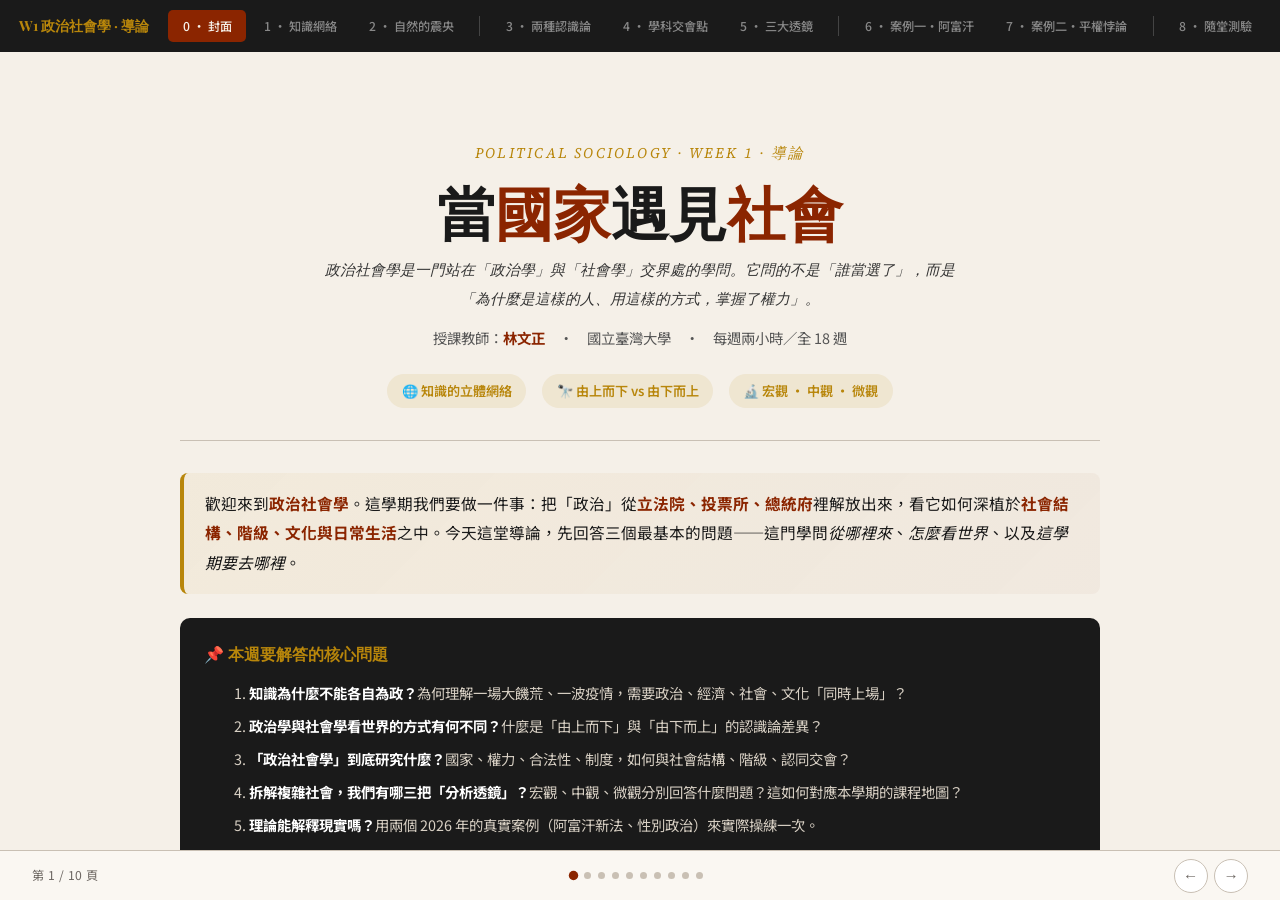
<file: lectures/W1_導論_互動講義.html>
<!DOCTYPE html>
<html lang="zh-TW">
<head>
<meta charset="UTF-8">
<meta name="viewport" content="width=device-width, initial-scale=1.0">
<title>政治社會學 W1 — 導論：當國家遇見社會</title>
<link href="https://fonts.googleapis.com/css2?family=Playfair+Display:ital,wght@0,400;0,700;0,900;1,400&family=Noto+Sans+TC:wght@300;400;500;700;900&family=Source+Serif+4:ital,wght@0,300;0,400;0,600;1,300;1,400&display=swap" rel="stylesheet">
<style>
:root{
  --ink:#1a1a1a;--paper:#f5f0e8;--accent:#8b2500;--accent-light:#c4532b;
  --gold:#b8860b;--sage:#5a6e5a;--muted:#6b6560;--line:#c9c0b4;
  --card-bg:#faf7f2;--blue:#3a5a8c;--purple:#6b4c7a;--teal:#2a7a6e;
  --red:#c0392b;--green:#27ae60;--orange:#d35400;
  /* 四大核心學科色 */
  --poli:#8b2500; --econ:#b8860b; --socio:#3a5a8c; --culture:#6b4c7a;
  --nature:#2a7a6e;
  /* 三大透鏡 */
  --macro:#8b2500; --meso:#b8860b; --micro:#2c5f7c;
}
*{margin:0;padding:0;box-sizing:border-box}
html,body{height:100%;overflow:hidden}
body{font-family:'Noto Sans TC','Source Serif 4',serif;background:var(--paper);color:var(--ink);line-height:1.85}
.app{display:flex;flex-direction:column;height:100vh}

/* ========== 頂部導航 ========== */
.top-nav{flex-shrink:0;background:#1a1a1a;display:flex;align-items:center;padding:0 1.2rem;height:52px;gap:.2rem;overflow-x:auto;scrollbar-width:none}
.top-nav::-webkit-scrollbar{display:none}
.nav-btn{flex-shrink:0;padding:.45rem .9rem;background:0;border:0;font-family:'Noto Sans TC',sans-serif;font-size:.76rem;font-weight:500;color:#888;cursor:pointer;border-radius:5px;transition:all .25s;white-space:nowrap}
.nav-btn:hover{color:#ccc;background:rgba(255,255,255,.06)}
.nav-btn.active{color:var(--paper);background:var(--accent)}
.nav-title{font-family:'Playfair Display',serif;color:var(--gold);font-size:.88rem;font-weight:700;margin-right:1rem;flex-shrink:0}
.nav-divider{flex-shrink:0;width:1px;height:20px;background:#444;margin:0 .5rem}

/* ========== 頁面 ========== */
.page-container{flex:1;overflow:hidden;position:relative}
.page{position:absolute;inset:0;overflow-y:auto;padding:2.5rem 2rem 4rem;opacity:0;transform:translateX(36px);pointer-events:none;transition:opacity .38s,transform .38s}
.page.active{opacity:1;transform:translateX(0);pointer-events:auto}
.page-inner{max-width:920px;margin:0 auto}

/* ========== 底部 ========== */
.bottom-bar{flex-shrink:0;height:50px;background:#faf7f2;border-top:1px solid var(--line);display:flex;align-items:center;justify-content:space-between;padding:0 2rem}
.page-indicator{font-size:.76rem;color:var(--muted);letter-spacing:.04em}
.page-dots{display:flex;gap:7px}
.dot{width:7px;height:7px;border-radius:50%;background:var(--line);cursor:pointer;transition:all .3s}
.dot.active{background:var(--accent);transform:scale(1.35)}
.arrow-btns{display:flex;gap:.4rem}
.arrow-btn{width:34px;height:34px;border-radius:50%;border:1px solid var(--line);background:#fff;cursor:pointer;display:flex;align-items:center;justify-content:center;font-size:.95rem;color:var(--muted);transition:all .2s}
.arrow-btn:hover{border-color:var(--accent);color:var(--accent)}
.arrow-btn:disabled{opacity:.3;cursor:default}

/* ========== 標題 ========== */
.page h2{font-family:'Playfair Display',serif;font-size:clamp(1.55rem,3vw,2.1rem);font-weight:800;color:var(--ink);margin-bottom:1.2rem;padding-bottom:.5rem;border-bottom:2px solid var(--accent);position:relative}
.page h2::after{content:'';position:absolute;left:0;bottom:-2px;width:60px;height:2px;background:var(--gold)}
.page h2 .mark{color:var(--accent)}
.page h3{font-family:'Playfair Display',serif;font-size:1.2rem;font-weight:700;color:var(--accent);margin:1.6rem 0 .8rem;display:flex;align-items:center;gap:.5rem}
.page h3 .num{display:inline-flex;align-items:center;justify-content:center;width:28px;height:28px;background:var(--accent);color:#fff;border-radius:50%;font-size:.85rem;font-weight:700;flex-shrink:0}
.page h4{font-family:'Playfair Display',serif;font-size:1.02rem;font-weight:700;color:var(--ink);margin:1rem 0 .5rem}
.page p{font-size:.92rem;color:#333;margin-bottom:.7rem;line-height:1.95}
.page p strong{color:var(--accent);font-weight:700}
.page ul,.page ol{margin:.6rem 0 .9rem 1.5rem}
.page li{font-size:.9rem;margin-bottom:.35rem;line-height:1.9;color:#333}
.page li strong{color:var(--ink)}
.section-lead{font-size:.88rem;color:var(--muted);margin:-.3rem 0 .8rem;font-style:italic;font-family:'Source Serif 4',serif}

/* ========== Hero ========== */
.hero{text-align:center;padding:3rem 1rem 2rem;border-bottom:1px solid var(--line);margin-bottom:2rem}
.hero-eyebrow{font-family:'Source Serif 4',serif;font-style:italic;color:var(--gold);font-size:.92rem;letter-spacing:.15em;text-transform:uppercase;margin-bottom:.8rem}
.hero-title{font-family:'Playfair Display',serif;font-size:clamp(2.2rem,5vw,3.6rem);font-weight:900;color:var(--ink);line-height:1.1;margin-bottom:.8rem}
.hero-title .mark{color:var(--accent)}
.hero-sub{font-family:'Source Serif 4',serif;font-size:1.05rem;color:var(--muted);font-style:italic;max-width:640px;margin:0 auto 1.4rem}
.hero-teacher{font-size:.9rem;color:#555;margin-bottom:1.4rem}
.hero-teacher strong{color:var(--accent)}
.hero-meta{display:flex;gap:1rem;justify-content:center;flex-wrap:wrap;font-size:.82rem}
.hero-meta span{padding:.3rem .9rem;background:rgba(184,134,11,.1);border-radius:20px;color:var(--gold);font-weight:600}

.story-lead{font-size:.98rem;color:var(--ink);line-height:1.9;margin-bottom:1.5rem;padding:1rem 1.3rem;background:linear-gradient(135deg,rgba(184,134,11,.06),rgba(139,37,0,.04));border-radius:8px;border-left:4px solid var(--gold)}
.story-lead strong{color:var(--accent)}

.guide-breadcrumb{font-size:.75rem;color:var(--muted);margin-bottom:.6rem;letter-spacing:.02em}
.guide-breadcrumb span{color:var(--accent);font-weight:600}

/* ========== 卡片 ========== */
.card-grid{display:grid;grid-template-columns:repeat(auto-fit,minmax(220px,1fr));gap:1rem;margin:1.2rem 0}
.card{background:var(--card-bg);border-radius:7px;padding:1.1rem 1.2rem;border-top:3px solid var(--accent);box-shadow:0 2px 10px rgba(0,0,0,.04);transition:transform .3s,box-shadow .3s}
.card:hover{transform:translateY(-3px);box-shadow:0 5px 22px rgba(0,0,0,.09)}
.card h4{font-family:'Playfair Display',serif;font-size:.98rem;color:var(--accent);margin-bottom:.4rem;margin-top:0}
.card p{font-size:.84rem;color:#555;margin-bottom:0;line-height:1.75}
.card.sage{border-top-color:var(--sage)}.card.sage h4{color:var(--sage)}
.card.blue{border-top-color:var(--blue)}.card.blue h4{color:var(--blue)}
.card.gold{border-top-color:var(--gold)}.card.gold h4{color:var(--gold)}
.card.purple{border-top-color:var(--purple)}.card.purple h4{color:var(--purple)}
.card.teal{border-top-color:var(--teal)}.card.teal h4{color:var(--teal)}
.card.orange{border-top-color:var(--orange)}.card.orange h4{color:var(--orange)}

/* ========== 引言／提問框 ========== */
.hl-box{background:rgba(139,37,0,.05);border-left:3px solid var(--accent);padding:1rem 1.2rem;border-radius:0 6px 6px 0;margin:1.1rem 0}
.hl-box p:last-child{margin-bottom:0}
.hl-box h4{margin-top:0;color:var(--accent)}
.hl-box.blue{background:rgba(58,90,140,.05);border-left-color:var(--blue)}
.hl-box.blue h4{color:var(--blue)}
.hl-box.sage{background:rgba(90,110,90,.05);border-left-color:var(--sage)}
.hl-box.sage h4{color:var(--sage)}
.hl-box.gold{background:rgba(184,134,11,.06);border-left-color:var(--gold)}
.hl-box.gold h4{color:var(--gold)}
.hl-box.purple{background:rgba(107,76,122,.05);border-left-color:var(--purple)}
.hl-box.purple h4{color:var(--purple)}

/* ========== 概念框 ========== */
.concept{background:linear-gradient(135deg,rgba(184,134,11,.08),rgba(58,90,140,.04));padding:.9rem 1.2rem;border-radius:8px;margin:.8rem 0;border:1px solid rgba(184,134,11,.2)}
.concept .lead{font-family:'Playfair Display',serif;font-size:.95rem;color:var(--accent);font-weight:700;margin-bottom:.4rem}
.concept .body{font-size:.86rem;color:#333;line-height:1.85}
.concept .body strong{color:var(--accent)}

/* ========== 中央問題列 ========== */
.questions{background:#1a1a1a;color:#e8e0d4;padding:1.3rem 1.5rem;border-radius:10px;margin:1.2rem 0}
.questions h4{color:var(--gold);margin-top:0;margin-bottom:.7rem;font-size:1rem;font-weight:700}
.questions ol{padding-left:1.3rem;margin-bottom:0}
.questions li{font-size:.9rem;margin-bottom:.4rem;line-height:1.85;color:#d8d0c4}
.questions li strong{color:#fff}

/* ========== 下一頁 ========== */
.next-page{display:flex;align-items:center;justify-content:space-between;background:linear-gradient(135deg,var(--accent),var(--accent-light));color:#fff;padding:1.1rem 1.4rem;border-radius:10px;margin-top:2.2rem;cursor:pointer;transition:transform .3s,box-shadow .3s}
.next-page:hover{transform:translateX(5px);box-shadow:0 6px 20px rgba(139,37,0,.3)}
.np-label{font-size:.72rem;opacity:.8;letter-spacing:.1em;text-transform:uppercase;margin-bottom:.2rem}
.np-title{font-family:'Playfair Display',serif;font-size:1.05rem;font-weight:700}
.np-arrow{font-size:1.4rem;opacity:.8}

/* ========== Spoiler（點擊揭露） ========== */
.spoiler{cursor:pointer;background:linear-gradient(135deg,rgba(90,110,90,.08),rgba(184,134,11,.06));border-left:3px dashed var(--sage);padding:.8rem 1.1rem;border-radius:0 6px 6px 0;font-size:.85rem;color:var(--sage);max-height:46px;overflow:hidden;transition:max-height .5s ease;line-height:1.85;position:relative;margin:.9rem 0}
.spoiler::after{content:'▼ 點擊展開';position:absolute;right:1rem;top:.85rem;font-size:.72rem;color:var(--muted);font-family:'Source Serif 4',serif;font-style:italic}
.spoiler.revealed{max-height:1500px;color:#333}
.spoiler.revealed::after{content:'▲ 點擊收合';color:var(--sage)}
.spoiler strong{color:var(--accent)}
.spoiler .sp-title{font-weight:700;color:var(--sage)}

/* ========== Toggle Tabs 切換 ========== */
.tabs{display:flex;gap:.3rem;margin:1.1rem 0 .7rem;border-bottom:2px solid var(--line);overflow-x:auto;scrollbar-width:none}
.tabs::-webkit-scrollbar{display:none}
.tab{padding:.6rem 1.1rem;background:0;border:0;font-family:inherit;font-size:.85rem;font-weight:600;color:var(--muted);cursor:pointer;border-bottom:3px solid transparent;margin-bottom:-2px;transition:all .25s;white-space:nowrap}
.tab:hover{color:var(--accent)}
.tab.active{color:var(--accent);border-bottom-color:var(--accent)}
.tab-panel{display:none}
.tab-panel.active{display:block;animation:fadeIn .3s}
@keyframes fadeIn{from{opacity:0;transform:translateY(6px)}to{opacity:1;transform:none}}

/* ========== 互動知識網絡 SVG ========== */
.netmap{background:#fff;border-radius:12px;padding:1.2rem;margin:1.2rem 0;box-shadow:0 4px 18px rgba(0,0,0,.06)}
.netmap-svg{display:block;width:100%;max-width:760px;margin:0 auto}
.net-node{cursor:pointer;transition:opacity .2s}
.net-node:hover{opacity:.82}
.net-node .node-ring{transition:stroke-width .2s}
.net-node.sel .node-ring{stroke-width:5}
.net-detail{margin-top:1rem;background:var(--card-bg);border-radius:10px;padding:1.1rem 1.3rem;border-left:4px solid var(--accent);min-height:90px;transition:border-color .3s}
.net-detail .nd-name{font-family:'Playfair Display',serif;font-weight:700;font-size:1.05rem;color:var(--accent);margin-bottom:.15rem}
.net-detail .nd-en{font-size:.76rem;color:var(--muted);font-style:italic;margin-bottom:.5rem}
.net-detail .nd-body{font-size:.88rem;color:#333;line-height:1.85}
.net-detail .nd-body strong{color:var(--accent)}
.net-hint{font-size:.78rem;color:var(--muted);text-align:center;font-style:italic;margin-top:.5rem}

/* ========== 書本範例卡 ========== */
.book-grid{display:grid;grid-template-columns:1fr 1fr;gap:1.1rem;margin:1.2rem 0}
.book-card{background:#fff;border-radius:10px;overflow:hidden;box-shadow:0 3px 14px rgba(0,0,0,.07);display:flex;flex-direction:column}
.book-cover{height:150px;display:flex;align-items:center;justify-content:center;text-align:center;padding:1rem;color:#fff;font-family:'Playfair Display',serif}
.book-card.famine .book-cover{background:linear-gradient(135deg,#5a6e5a,#3a4a3a)}
.book-card.zombie .book-cover{background:linear-gradient(135deg,#1a1a1a,#3a1a10)}
.book-cover .bc-cn{font-size:1.4rem;font-weight:900;line-height:1.3;letter-spacing:.05em}
.book-cover .bc-en{font-size:.72rem;font-style:italic;opacity:.85;margin-top:.4rem}
.book-body{padding:1rem 1.2rem;flex:1}
.book-body .bb-meta{font-size:.76rem;color:var(--muted);font-style:italic;margin-bottom:.5rem}
.book-body ul{margin:.3rem 0 0 1.1rem}
.book-body li{font-size:.84rem;line-height:1.75;color:#444;margin-bottom:.3rem}
.book-body li strong{color:var(--accent)}

/* ========== 認識論對照 ========== */
.epi-grid{display:grid;grid-template-columns:1fr 1fr;gap:1.1rem;margin:1.2rem 0}
.epi-card{background:#fff;border-radius:12px;padding:1.3rem 1.4rem;box-shadow:0 3px 14px rgba(0,0,0,.06);position:relative;overflow:hidden}
.epi-card.top{border-top:5px solid var(--poli)}
.epi-card.bottom{border-top:5px solid var(--socio)}
.epi-dir{font-size:2.2rem;line-height:1;margin-bottom:.3rem;opacity:.9}
.epi-card.top .epi-dir{color:var(--poli)}
.epi-card.bottom .epi-dir{color:var(--socio)}
.epi-disc{font-family:'Playfair Display',serif;font-size:1.25rem;font-weight:800;margin-bottom:.1rem}
.epi-card.top .epi-disc{color:var(--poli)}
.epi-card.bottom .epi-disc{color:var(--socio)}
.epi-tag{display:inline-block;padding:.2rem .7rem;border-radius:12px;font-size:.72rem;font-weight:700;color:#fff;margin-bottom:.7rem;letter-spacing:.04em}
.epi-card.top .epi-tag{background:var(--poli)}
.epi-card.bottom .epi-tag{background:var(--socio)}
.epi-card p{font-size:.88rem;line-height:1.85;color:#333;margin-bottom:0}
.epi-card p strong{color:var(--ink)}
.epi-key{margin-top:.7rem;padding:.55rem .8rem;background:var(--card-bg);border-radius:6px;font-size:.82rem;color:#444;font-style:italic}
.epi-bridge{text-align:center;background:linear-gradient(135deg,#1a1a1a,#3a2818);color:#fff;border-radius:10px;padding:1.1rem 1.4rem;margin:1.2rem 0}
.epi-bridge .eb-title{font-family:'Playfair Display',serif;color:var(--gold);font-size:1.05rem;font-weight:700;margin-bottom:.4rem}
.epi-bridge p{font-size:.88rem;color:#d8d0c4;margin:0;line-height:1.85}
.epi-bridge p strong{color:#fff}

/* ========== 交會點：三欄支柱 ========== */
.pillar-grid{display:grid;grid-template-columns:1fr 1fr;gap:1.1rem;margin:1.2rem 0}
.pillar-col{background:#fff;border-radius:12px;padding:1.2rem 1.3rem;box-shadow:0 3px 14px rgba(0,0,0,.06)}
.pillar-col.poli{border-top:5px solid var(--poli)}
.pillar-col.socio{border-top:5px solid var(--socio)}
.pillar-head{font-family:'Playfair Display',serif;font-size:1.1rem;font-weight:800;margin-bottom:.8rem;padding-bottom:.4rem;border-bottom:1px dashed var(--line)}
.pillar-col.poli .pillar-head{color:var(--poli)}
.pillar-col.socio .pillar-head{color:var(--socio)}
.pillar-item{margin-bottom:.7rem}
.pillar-item:last-child{margin-bottom:0}
.pillar-item .pi-name{font-weight:700;font-size:.9rem;color:var(--ink)}
.pillar-item .pi-en{font-size:.72rem;color:var(--muted);font-style:italic}
.pillar-item .pi-desc{font-size:.82rem;color:#555;line-height:1.7;margin-top:.15rem}
.common-box{background:linear-gradient(135deg,rgba(184,134,11,.1),rgba(139,37,0,.05));border:1px solid rgba(184,134,11,.25);border-radius:12px;padding:1.2rem 1.4rem;margin:1.2rem 0}
.common-box .cb-head{font-family:'Playfair Display',serif;font-size:1.05rem;font-weight:800;color:var(--accent);text-align:center;margin-bottom:.9rem}
.common-grid{display:grid;grid-template-columns:repeat(2,1fr);gap:.8rem}
.common-item{background:#fff;border-radius:8px;padding:.8rem 1rem;border-left:3px solid var(--gold)}
.common-item .ci-name{font-weight:700;font-size:.86rem;color:var(--accent);margin-bottom:.2rem}
.common-item .ci-en{font-size:.7rem;color:var(--muted);font-style:italic}
.common-item .ci-desc{font-size:.8rem;color:#555;line-height:1.65;margin-top:.2rem}

/* ========== 三大透鏡（課程路線圖） ========== */
.lens-grid{display:grid;grid-template-columns:repeat(3,1fr);gap:1rem;margin:1.3rem 0}
.lens-card{background:#fff;border-radius:12px;padding:1.2rem 1.3rem;box-shadow:0 3px 14px rgba(0,0,0,.06);border-top:5px solid #888;transition:transform .3s}
.lens-card:hover{transform:translateY(-4px)}
.lens-card.macro{border-top-color:var(--macro)}
.lens-card.meso{border-top-color:var(--meso)}
.lens-card.micro{border-top-color:var(--micro)}
.lens-eye{font-size:.7rem;letter-spacing:.15em;color:#999;font-weight:600;font-family:'Source Serif 4',serif;font-style:italic;margin-bottom:.3rem}
.lens-title{font-family:'Playfair Display',serif;font-size:1.1rem;font-weight:800;color:var(--ink);margin-bottom:.2rem}
.lens-badge{display:inline-block;padding:.2rem .65rem;border-radius:12px;font-size:.7rem;font-weight:700;color:#fff;margin-bottom:.7rem}
.lens-card.macro .lens-badge{background:var(--macro)}
.lens-card.meso .lens-badge{background:var(--meso)}
.lens-card.micro .lens-badge{background:var(--micro)}
.lens-concepts{display:flex;flex-wrap:wrap;gap:.35rem;margin-bottom:.7rem}
.lens-tag{padding:.2rem .6rem;border-radius:6px;font-size:.74rem;font-weight:600}
.lens-card.macro .lens-tag{background:rgba(139,37,0,.1);color:var(--macro)}
.lens-card.meso .lens-tag{background:rgba(184,134,11,.12);color:#946a09}
.lens-card.micro .lens-tag{background:rgba(44,95,124,.1);color:var(--micro)}
.lens-q{font-size:.82rem;color:#444;line-height:1.7;margin-bottom:.7rem}
.lens-q strong{color:var(--ink)}
.lens-weeks{font-size:.76rem;background:var(--card-bg);padding:.55rem .75rem;border-radius:6px;color:#555;line-height:1.6}
.lens-weeks b{color:var(--accent)}
.synth-box{text-align:center;background:#1a1a1a;color:#fff;border-radius:12px;padding:1.4rem;margin:1.3rem 0}
.synth-box .sb-eye{font-size:.74rem;letter-spacing:.15em;color:var(--gold);text-transform:uppercase;margin-bottom:.6rem}
.synth-formula{font-family:'Playfair Display',serif;font-size:clamp(1.1rem,2.6vw,1.5rem);font-weight:800;color:#fff;line-height:1.5;margin-bottom:.6rem}
.synth-formula .op{color:var(--gold);margin:0 .3rem}
.synth-box .sb-note{font-size:.85rem;color:#cfc6b8;font-style:italic;margin:0}

/* ========== 案例分析 ========== */
.case-source{background:#fff;border-radius:10px;padding:1.1rem 1.3rem;margin:1rem 0;border-left:4px solid var(--muted);box-shadow:0 2px 10px rgba(0,0,0,.04)}
.case-source .cs-tag{display:inline-block;padding:.2rem .7rem;background:#6b6560;color:#fff;border-radius:12px;font-size:.7rem;font-weight:700;margin-bottom:.5rem}
.case-source p{font-size:.86rem;line-height:1.85;color:#444;margin-bottom:.4rem}
.case-source p:last-child{margin-bottom:0}
.gears-box{background:linear-gradient(135deg,#2a2a2a,#1a1a1a);color:#fff;border-radius:12px;padding:1.3rem 1.5rem;margin:1.2rem 0}
.gears-box .gb-head{font-family:'Playfair Display',serif;font-size:1.1rem;font-weight:700;color:#fff;margin-bottom:.9rem;display:flex;align-items:center;gap:.5rem}
.gears-box .gb-head .em{color:var(--gold)}
.gear-item{display:flex;gap:.8rem;margin-bottom:.8rem;align-items:flex-start}
.gear-item:last-child{margin-bottom:0}
.gear-ic{flex-shrink:0;width:34px;height:34px;border-radius:50%;background:rgba(184,134,11,.25);display:flex;align-items:center;justify-content:center;font-size:1rem}
.gear-txt{flex:1;font-size:.86rem;line-height:1.8;color:#d8d0c4}
.gear-txt strong{color:var(--gold)}

.misogyny-layer{display:grid;grid-template-columns:repeat(3,1fr);gap:.9rem;margin:1.1rem 0}
.ml-card{background:#fff;border-radius:10px;padding:1.1rem 1.2rem;box-shadow:0 2px 10px rgba(0,0,0,.05);border-top:4px solid #888}
.ml-card.l1{border-top-color:var(--macro)}
.ml-card.l2{border-top-color:var(--meso)}
.ml-card.l3{border-top-color:var(--micro)}
.ml-eye{font-size:.7rem;letter-spacing:.12em;color:#999;font-weight:600;font-style:italic;margin-bottom:.3rem;font-family:'Source Serif 4',serif}
.ml-title{font-weight:700;font-size:.92rem;color:var(--ink);margin-bottom:.5rem}
.ml-card.l1 .ml-title{color:var(--macro)}
.ml-card.l2 .ml-title{color:#946a09}
.ml-card.l3 .ml-title{color:var(--micro)}
.ml-card p{font-size:.82rem;line-height:1.75;color:#444;margin-bottom:0}

/* ========== 討論題 ========== */
.discussion-block{background:linear-gradient(135deg,#fff,#faf7f2);border-radius:12px;padding:1.3rem 1.5rem;margin:1.2rem 0;box-shadow:0 4px 18px rgba(0,0,0,.06);border:1px solid rgba(139,37,0,.12)}
.discussion-eyebrow{display:inline-block;padding:.2rem .7rem;background:var(--accent);color:#fff;border-radius:12px;font-size:.7rem;font-weight:700;letter-spacing:.05em;margin-bottom:.6rem}
.discussion-q{font-family:'Playfair Display',serif;font-size:1.02rem;font-weight:700;color:var(--ink);margin-bottom:.7rem;line-height:1.7}
.discussion-q em{color:var(--accent);font-style:normal}
.discussion-block .ctx{font-size:.85rem;color:#555;margin-bottom:.7rem;line-height:1.85}
.discussion-block .ctx strong{color:var(--accent)}

/* ========== Quiz blocks ========== */
.quiz-block{background:#fff;border-radius:10px;padding:1.3rem 1.5rem;margin:1rem 0;border:1px solid #e5e0d6;box-shadow:0 2px 8px rgba(0,0,0,.04);position:relative}
.quiz-q-num{position:absolute;top:-12px;left:1.5rem;background:var(--accent);color:#fff;font-family:'Playfair Display',serif;font-weight:700;font-size:.85rem;padding:.25rem .75rem;border-radius:5px;letter-spacing:.05em}
.quiz-question{font-size:.95rem;font-weight:600;color:var(--ink);margin:.4rem 0 .9rem;line-height:1.7}
.quiz-question strong{color:var(--accent)}
.quiz-options{display:flex;flex-direction:column;gap:.55rem;margin-bottom:.7rem}
.quiz-opt{text-align:left;background:#fafaf6;border:1.5px solid #e0d9c8;border-radius:7px;padding:.7rem 1rem;font-size:.88rem;line-height:1.6;color:#333;cursor:pointer;transition:all .2s;font-family:inherit}
.quiz-opt:hover{background:#f5f0e8;border-color:#b8860b}
.quiz-opt.selected-correct{background:linear-gradient(135deg,#d4edd4,#c0e0c0);border-color:#5a8c5a;color:#1e4d1e;font-weight:600}
.quiz-opt.selected-wrong{background:linear-gradient(135deg,#f8d8d4,#efc4be);border-color:#b85040;color:#7a1a10}
.quiz-opt.show-correct{background:#eaf5ea;border-color:#5a8c5a;font-weight:500}
.quiz-explain{font-size:.85rem;line-height:1.8;color:#333;background:linear-gradient(135deg,rgba(184,134,11,.06),rgba(90,110,90,.04));padding:.9rem 1.1rem;border-radius:7px;border-left:3px solid var(--sage);display:none}
.quiz-explain.shown{display:block}
.quiz-explain strong{color:var(--accent)}
.quiz-explain em{color:var(--blue);font-style:normal;font-weight:600}

/* ========== 本週讀物 ========== */
.reading-card{background:#fff;border-radius:10px;padding:1rem 1.2rem;margin:.6rem 0;border-left:4px solid;display:flex;gap:.9rem;align-items:flex-start;box-shadow:0 2px 10px rgba(0,0,0,.04)}
.reading-card.must{border-left-color:var(--accent)}
.reading-card.rec{border-left-color:var(--gold)}
.reading-icon{flex-shrink:0;width:34px;height:34px;border-radius:50%;display:flex;align-items:center;justify-content:center;font-size:.85rem;font-weight:700;color:#fff;font-family:'Playfair Display',serif}
.reading-card.must .reading-icon{background:var(--accent)}
.reading-card.rec .reading-icon{background:var(--gold)}
.reading-body{flex:1}
.reading-title{font-family:'Playfair Display',serif;font-weight:700;font-size:.95rem;color:var(--ink);margin-bottom:.2rem;line-height:1.5}
.reading-meta{font-size:.78rem;color:var(--muted);font-style:italic;margin-bottom:.3rem;font-family:'Source Serif 4',serif}
.reading-note{font-size:.83rem;color:#444;line-height:1.75}
.reading-note strong{color:var(--accent)}

/* ========== 課程地圖時間軸 ========== */
.roadmap{background:#fff;border-radius:12px;padding:1.3rem 1.5rem;margin:1.2rem 0;box-shadow:0 3px 14px rgba(0,0,0,.06)}
.rm-block{margin-bottom:1rem}
.rm-block:last-child{margin-bottom:0}
.rm-head{display:inline-block;padding:.25rem .8rem;border-radius:6px;font-size:.8rem;font-weight:700;color:#fff;margin-bottom:.5rem}
.rm-block.macro .rm-head{background:var(--macro)}
.rm-block.meso .rm-head{background:var(--meso)}
.rm-block.micro .rm-head{background:var(--micro)}
.rm-weeks{display:flex;flex-wrap:wrap;gap:.45rem}
.rm-week{font-size:.78rem;padding:.3rem .7rem;background:var(--card-bg);border-radius:6px;color:#444;border:1px solid var(--line)}
.rm-week b{color:var(--accent)}

/* ========== 交會點關係圖 ========== */
.relmap{background:#fff;border-radius:12px;padding:1.3rem 1rem .8rem;margin:1.2rem 0;box-shadow:0 4px 18px rgba(0,0,0,.06)}
.relmap-svg{display:block;width:100%;max-width:780px;margin:0 auto}
.rel-line{stroke:#d6cdbe;stroke-width:2;fill:none;transition:all .3s}
.rel-line.lit{stroke:var(--gold);stroke-width:3.5;opacity:1}
.rel-line.dim{stroke:#ece5d8;stroke-width:1.5;opacity:.45}
.rel-pbox{transition:all .25s}
.rel-pbox.hot{stroke-width:4}
.rel-pbox.hot.poli{stroke:var(--poli)}
.rel-pbox.hot.socio{stroke:var(--socio)}
.rel-cnode{cursor:pointer}
.rel-cnode .cbox{transition:all .25s}
.rel-cnode:hover .cbox{filter:brightness(1.07)}
.rel-cnode.csel .cbox{stroke:#7a3000;stroke-width:4}
.rel-headL{fill:var(--poli)}.rel-headR{fill:var(--socio)}
.rel-detail{margin-top:.8rem;background:var(--card-bg);border-radius:10px;padding:1.1rem 1.3rem;border-left:4px solid var(--gold);min-height:96px;transition:border-color .3s}
.rel-detail .rd-name{font-family:'Playfair Display',serif;font-weight:800;font-size:1.08rem;color:var(--accent);margin-bottom:.1rem}
.rel-detail .rd-en{font-size:.75rem;color:var(--muted);font-style:italic;margin-bottom:.5rem}
.rel-detail .rd-cross{font-size:.8rem;color:#555;margin-bottom:.5rem}
.rel-detail .rd-cross b.p{color:var(--poli)}.rel-detail .rd-cross b.s{color:var(--socio)}
.rel-detail .rd-body{font-size:.88rem;color:#333;line-height:1.85}
.rel-detail .rd-body strong{color:var(--accent)}
.rel-detail .rd-week{display:inline-block;margin-top:.5rem;font-size:.76rem;background:rgba(139,37,0,.08);color:var(--accent);padding:.25rem .7rem;border-radius:12px;font-weight:600}
.rel-hint{font-size:.78rem;color:var(--muted);text-align:center;font-style:italic;margin-top:.55rem}

/* ========== RWD ========== */
@media(max-width:780px){
  .page{padding:1.8rem 1rem 3rem}
  .hero-title{font-size:2rem}
  .page h2{font-size:1.5rem}
  .book-grid,.epi-grid,.pillar-grid,.lens-grid,.misogyny-layer,.common-grid{grid-template-columns:1fr}
}
</style>
</head>
<body>
<div class="app">

<!-- 頂部導航 -->
<div class="top-nav">
  <span class="nav-title">W1 政治社會學 · 導論</span>
  <button class="nav-btn active" onclick="goPage(0)">0 · 封面</button>
  <button class="nav-btn" onclick="goPage(1)">1 · 知識網絡</button>
  <button class="nav-btn" onclick="goPage(2)">2 · 自然的震央</button>
  <span class="nav-divider"></span>
  <button class="nav-btn" onclick="goPage(3)">3 · 兩種認識論</button>
  <button class="nav-btn" onclick="goPage(4)">4 · 學科交會點</button>
  <button class="nav-btn" onclick="goPage(5)">5 · 三大透鏡</button>
  <span class="nav-divider"></span>
  <button class="nav-btn" onclick="goPage(6)">6 · 案例一·阿富汗</button>
  <button class="nav-btn" onclick="goPage(7)">7 · 案例二·平權悖論</button>
  <span class="nav-divider"></span>
  <button class="nav-btn" onclick="goPage(8)">8 · 隨堂測驗</button>
  <button class="nav-btn" onclick="goPage(9)">9 · 讀物與地圖</button>
</div>

<div class="page-container">

<!-- ============ P0 封面 ============ -->
<div class="page active" data-page="0"><div class="page-inner">
  <div class="hero">
    <div class="hero-eyebrow">Political Sociology · Week 1 · 導論</div>
    <h1 class="hero-title">當<span class="mark">國家</span>遇見<span class="mark">社會</span></h1>
    <p class="hero-sub">政治社會學是一門站在「政治學」與「社會學」交界處的學問。它問的不是「誰當選了」，而是「為什麼是這樣的人、用這樣的方式，掌握了權力」。</p>
    <div class="hero-teacher">授課教師：<strong>林文正</strong>　·　國立臺灣大學　·　每週兩小時／全 18 週</div>
    <div class="hero-meta">
      <span>🌐 知識的立體網絡</span>
      <span>🔭 由上而下 vs 由下而上</span>
      <span>🔬 宏觀 · 中觀 · 微觀</span>
    </div>
  </div>

  <div class="story-lead">
    歡迎來到<strong>政治社會學</strong>。這學期我們要做一件事：把「政治」從<strong>立法院、投票所、總統府</strong>裡解放出來，看它如何深植於<strong>社會結構、階級、文化與日常生活</strong>之中。今天這堂導論，先回答三個最基本的問題——這門學問<em>從哪裡來</em>、<em>怎麼看世界</em>、以及<em>這學期要去哪裡</em>。
  </div>

  <div class="questions">
    <h4>📌 本週要解答的核心問題</h4>
    <ol>
      <li><strong>知識為什麼不能各自為政？</strong>為何理解一場大饑荒、一波疫情，需要政治、經濟、社會、文化「同時上場」？</li>
      <li><strong>政治學與社會學看世界的方式有何不同？</strong>什麼是「由上而下」與「由下而上」的認識論差異？</li>
      <li><strong>「政治社會學」到底研究什麼？</strong>國家、權力、合法性、制度，如何與社會結構、階級、認同交會？</li>
      <li><strong>拆解複雜社會，我們有哪三把「分析透鏡」？</strong>宏觀、中觀、微觀分別回答什麼問題？這如何對應本學期的課程地圖？</li>
      <li><strong>理論能解釋現實嗎？</strong>用兩個 2026 年的真實案例（阿富汗新法、性別政治）來實際操練一次。</li>
    </ol>
  </div>

  <h3><span class="num">📖</span>本週路線圖</h3>
  <div class="card-grid">
    <div class="card"><h4>P1 知識的立體網絡</h4><p>社會科學不是一座座孤立的象牙塔。<strong>互動式知識網絡圖</strong>：點擊每個學科，看它如何彼此連結。</p></div>
    <div class="card teal"><h4>P2 自然界的震央</h4><p>從《饑荒政治》到《國際政治理論與喪屍》——自然現象如何驅動整張知識網絡運轉。</p></div>
    <div class="card blue"><h4>P3 兩種認識論</h4><p>政治學（由上而下）vs 社會學（由下而上）。政治社會學如何站在兩者之間。</p></div>
    <div class="card gold"><h4>P4 學科交會點</h4><p>政治學的支柱、社會學的支柱，以及兩者<strong>共同關懷</strong>的四大議題。</p></div>
    <div class="card"><h4>P5 三大分析透鏡</h4><p>宏觀／中觀／微觀。<strong>本學期的課程地圖</strong>就藏在這三把透鏡裡。</p></div>
    <div class="card purple"><h4>P6 案例一·阿富汗</h4><p>國家與社會的「<strong>共謀</strong>」：威權國家如何借用父權社會維持統治。</p></div>
    <div class="card orange"><h4>P7 案例二·平權悖論</h4><p>為何越是性別平等的社會，厭女越強烈？用三大透鏡完整解析。</p></div>
    <div class="card sage"><h4>P8-P9 測驗與地圖</h4><p><strong>4 題隨堂選擇題</strong>、小組討論題，以及本週讀物與完整課程地圖。</p></div>
  </div>

  <div class="next-page" onclick="goPage(1)">
    <div><div class="np-label">下一頁</div><div class="np-title">P1 · 知識的立體網絡：社會科學謎題的複雜性</div></div>
    <div class="np-arrow">→</div>
  </div>
</div></div>
<!-- ============ /P0 ============ -->


<!-- ============ P1 知識的立體網絡 ============ -->
<div class="page" data-page="1"><div class="page-inner">
  <div class="guide-breadcrumb">第 1 章 · <span>知識的立體網絡</span></div>
  <h2>社會科學謎題的<span class="mark">複雜性</span></h2>

  <div class="story-lead">
    知識體系不是一座座孤立的<strong>象牙塔</strong>，而是一張高度互動的<strong>立體網絡</strong>。面對當代社會最棘手的挑戰——氣候變遷、疫情、戰爭、不平等——我們必須透過<strong>跨領域的透鏡</strong>，才能看清全貌。單一學科的視角，已不足以解釋複雜的現實。
  </div>

  <p>下圖把社會科學排成一張網絡：<strong>四大核心學科</strong>分立四方（政治學、經濟學、社會學、文化／人類學），而<strong>自然界的挑戰</strong>位居正中央，是啟動整張網絡運轉的引擎。學科之間的「<strong>交會地帶</strong>」，正是各種跨領域學門誕生的地方——而我們這門課，就坐落在政治學與社會學之間的那座橋上。</p>

  <div class="netmap">
    <svg class="netmap-svg" viewBox="0 0 760 600" xmlns="http://www.w3.org/2000/svg" role="img" aria-label="社會科學知識網絡互動圖">
      <defs>
        <marker id="arr2" markerWidth="9" markerHeight="9" refX="4.5" refY="4.5" orient="auto"><polygon points="0 0,9 4.5,0 9" fill="#2a7a6e"/></marker>
        <marker id="arrS" markerWidth="9" markerHeight="9" refX="4.5" refY="4.5" orient="auto"><polygon points="0 0,9 4.5,0 9" fill="#2a7a6e"/></marker>
      </defs>

      <!-- 外圈 -->
      <ellipse cx="380" cy="300" rx="368" ry="288" fill="none" stroke="#d8d0c4" stroke-width="1.5" stroke-dasharray="2 6"/>

      <!-- 震央放射線（雙箭頭） -->
      <line x1="380" y1="258" x2="380" y2="134" stroke="#2a7a6e" stroke-width="4" marker-start="url(#arrS)" marker-end="url(#arr2)"/>
      <line x1="306" y1="300" x2="208" y2="300" stroke="#2a7a6e" stroke-width="4" marker-start="url(#arrS)" marker-end="url(#arr2)"/>
      <line x1="454" y1="300" x2="552" y2="300" stroke="#2a7a6e" stroke-width="4" marker-start="url(#arrS)" marker-end="url(#arr2)"/>
      <line x1="380" y1="342" x2="380" y2="466" stroke="#2a7a6e" stroke-width="4" marker-start="url(#arrS)" marker-end="url(#arr2)"/>

      <!-- 交會橋連接線 -->
      <line x1="300" y1="120" x2="180" y2="265" stroke="#c9c0b4" stroke-width="1.3"/>
      <line x1="460" y1="120" x2="580" y2="265" stroke="#c9c0b4" stroke-width="1.3"/>
      <line x1="180" y1="335" x2="300" y2="480" stroke="#c9c0b4" stroke-width="1.3"/>
      <line x1="580" y1="335" x2="460" y2="480" stroke="#c9c0b4" stroke-width="1.3"/>

      <!-- 支援學科（虛線小圈） -->
      <g opacity="0.92">
        <ellipse cx="95" cy="150" rx="46" ry="28" fill="#f3efe7" stroke="#b3a99a" stroke-width="1.3" stroke-dasharray="4 4"/>
        <text x="95" y="155" text-anchor="middle" font-size="13" fill="#6b6560" font-weight="600">工程學</text>
        <ellipse cx="668" cy="150" rx="52" ry="28" fill="#f3efe7" stroke="#b3a99a" stroke-width="1.3" stroke-dasharray="4 4"/>
        <text x="668" y="155" text-anchor="middle" font-size="13" fill="#6b6560" font-weight="600">公共衛生學</text>
        <ellipse cx="95" cy="450" rx="46" ry="28" fill="#f3efe7" stroke="#b3a99a" stroke-width="1.3" stroke-dasharray="4 4"/>
        <text x="95" y="455" text-anchor="middle" font-size="13" fill="#6b6560" font-weight="600">地理學</text>
        <ellipse cx="668" cy="450" rx="46" ry="28" fill="#f3efe7" stroke="#b3a99a" stroke-width="1.3" stroke-dasharray="4 4"/>
        <text x="668" y="455" text-anchor="middle" font-size="13" fill="#6b6560" font-weight="600">心理學</text>
        <ellipse cx="250" cy="235" rx="44" ry="26" fill="#f3efe7" stroke="#b3a99a" stroke-width="1.3" stroke-dasharray="4 4"/>
        <text x="250" y="240" text-anchor="middle" font-size="13" fill="#6b6560" font-weight="600">歷史學</text>
      </g>

      <!-- 交會橋 -->
      <g>
        <rect x="158" y="167" width="148" height="36" rx="18" fill="#fff" stroke="#b8860b" stroke-width="1.3"/>
        <text x="232" y="190" text-anchor="middle" font-size="13.5" fill="#946a09" font-weight="700">政治經濟學</text>
      </g>
      <g>
        <rect x="452" y="167" width="150" height="40" rx="20" fill="#b8860b" stroke="#8b2500" stroke-width="2"/>
        <text x="527" y="184" text-anchor="middle" font-size="14" fill="#fff" font-weight="800">政治社會學</text>
        <text x="527" y="199" text-anchor="middle" font-size="10" fill="#fff" font-style="italic">★ 本課程</text>
      </g>
      <g>
        <rect x="150" y="397" width="164" height="38" rx="19" fill="#fff" stroke="#6b4c7a" stroke-width="1.3"/>
        <text x="232" y="415" text-anchor="middle" font-size="12.5" fill="#6b4c7a" font-weight="700">經濟人類學</text>
        <text x="232" y="429" text-anchor="middle" font-size="11" fill="#6b4c7a">文化經濟學</text>
      </g>
      <g>
        <rect x="446" y="397" width="164" height="38" rx="19" fill="#fff" stroke="#3a5a8c" stroke-width="1.3"/>
        <text x="528" y="415" text-anchor="middle" font-size="12.5" fill="#3a5a8c" font-weight="700">文化社會學</text>
        <text x="528" y="429" text-anchor="middle" font-size="11" fill="#3a5a8c">媒體 · 資訊社會學</text>
      </g>

      <!-- 核心節點（可點擊） -->
      <g class="net-node" data-key="poli" onclick="selectNode('poli')">
        <ellipse class="node-ring" cx="380" cy="90" rx="92" ry="44" fill="#8b2500" stroke="#fff" stroke-width="2"/>
        <text x="380" y="84" text-anchor="middle" font-size="19" fill="#fff" font-weight="800">政治學</text>
        <text x="380" y="106" text-anchor="middle" font-size="11.5" fill="#f0d8cc">國家 · 比較政治 · 國關</text>
      </g>
      <g class="net-node" data-key="econ" onclick="selectNode('econ')">
        <ellipse class="node-ring" cx="128" cy="300" rx="86" ry="44" fill="#b8860b" stroke="#fff" stroke-width="2"/>
        <text x="128" y="294" text-anchor="middle" font-size="19" fill="#fff" font-weight="800">經濟學</text>
        <text x="128" y="316" text-anchor="middle" font-size="11.5" fill="#fbf0d6">成長 · 分配</text>
      </g>
      <g class="net-node" data-key="socio" onclick="selectNode('socio')">
        <ellipse class="node-ring" cx="632" cy="300" rx="92" ry="46" fill="#3a5a8c" stroke="#fff" stroke-width="2"/>
        <text x="632" y="294" text-anchor="middle" font-size="19" fill="#fff" font-weight="800">社會學</text>
        <text x="632" y="316" text-anchor="middle" font-size="11" fill="#dbe4f0">不平等 · 階級 · 性別</text>
      </g>
      <g class="net-node" data-key="culture" onclick="selectNode('culture')">
        <ellipse class="node-ring" cx="380" cy="510" rx="104" ry="46" fill="#6b4c7a" stroke="#fff" stroke-width="2"/>
        <text x="380" y="504" text-anchor="middle" font-size="18" fill="#fff" font-weight="800">文化／人類學</text>
        <text x="380" y="526" text-anchor="middle" font-size="11" fill="#e4dceb">親屬 · 價值 · 宗教 · 語言</text>
      </g>
      <g class="net-node sel" data-key="nature" onclick="selectNode('nature')">
        <ellipse class="node-ring" cx="380" cy="300" rx="78" ry="46" fill="#2a7a6e" stroke="#fff" stroke-width="4"/>
        <text x="380" y="290" text-anchor="middle" font-size="13" fill="#fff" font-weight="800">自然（科學）</text>
        <text x="380" y="308" text-anchor="middle" font-size="10.5" fill="#d2ebe5">共同的「震央」</text>
        <text x="380" y="323" text-anchor="middle" font-size="10" fill="#d2ebe5">氣候變遷 · 疫情</text>
      </g>
    </svg>
    <div class="net-detail" id="net-detail">
      <div class="nd-name" style="color:var(--nature)">自然（科學）：共同的震央</div>
      <div class="nd-en">The Natural Epicenter</div>
      <div class="nd-body"><strong>氣候變遷與全球疫情</strong>是啟動整張知識網絡運轉的核心引擎。所有社會科學的探問，往往被自然現象所驅動——下一頁我們就用兩本書來說明這件事。</div>
    </div>
    <div class="net-hint">👆 點擊圖中任一個彩色節點，看它在知識網絡中扮演的角色</div>
  </div>

  <div class="hl-box gold">
    <h4>💡 為什麼把「政治社會學」放在政治學與社會學中間？</h4>
    <p>因為它<strong>同時</strong>關心「國家由上而下的權力運作」和「社會由下而上的結構動力」。它不是政治學的子集、也不是社會學的附庸，而是專門研究<strong>兩者如何相互滲透</strong>的學問——這正是接下來幾頁要展開的核心。</p>
  </div>

  <div class="next-page" onclick="goPage(2)">
    <div><div class="np-label">下一頁</div><div class="np-title">P2 · 自然界的震央：兩本書帶我們看跨學科</div></div>
    <div class="np-arrow">→</div>
  </div>
</div></div>

<!-- ============ P2 自然界的震央 ============ -->
<div class="page" data-page="2"><div class="page-inner">
  <div class="guide-breadcrumb">第 2 章 · <span>自然界的震央</span></div>
  <h2>共同的震央，源於<span class="mark">自然界的挑戰</span></h2>

  <div class="story-lead">
    上一頁我們說，自然現象位居知識網絡的<strong>正中央</strong>。這頁用兩本書來證明：當饑荒、瘟疫這類「自然事件」發生，它從來不只是自然問題——它會<strong>同時驅動</strong>政治、經濟、社會、文化的連鎖反應。
  </div>

  <div class="book-grid">
    <div class="book-card famine">
      <div class="book-cover"><div><div class="bc-cn">饑荒政治</div><div class="bc-en">Mao's Great Famine · 文浩 (Felix Wemheuer)</div></div></div>
      <div class="book-body">
        <div class="bb-meta">毛時代中國與蘇聯的比較研究</div>
        <ul>
          <li>大饑荒不只是自然災害，更是<strong>高度政治化的政策結果</strong></li>
          <li>背後機制：<strong>農業集體化、大躍進</strong></li>
          <li>追求政治績效、意識形態掛帥、<strong>強制收購糧食</strong></li>
        </ul>
      </div>
    </div>
    <div class="book-card zombie">
      <div class="book-cover"><div><div class="bc-cn">國際政治理論<br>與喪屍</div><div class="bc-en">Theories of International Politics and Zombies · D. Drezner</div></div></div>
      <div class="book-body">
        <div class="bb-meta">用「喪屍爆發」當思想實驗，檢驗國際關係三大理論</div>
        <ul>
          <li><strong>現實主義</strong> → 各國優先軍事手段、自保至上</li>
          <li><strong>自由主義／國際合作</strong> → 面臨協調崩潰的考驗</li>
          <li><strong>建構主義（認知與文化）</strong> → 「我們」與「怪物」的界線如何被定義</li>
        </ul>
      </div>
    </div>
  </div>

  <div class="concept">
    <div class="lead">核心洞察</div>
    <div class="body">一場饑荒、一波疫情（甚至一場虛構的喪屍爆發），都能成為<strong>啟動整張知識網絡</strong>的扳機。社會科學家之所以要跨界，正是因為現實的問題從來不會「乖乖地」只待在一個學科裡。</div>
  </div>

  <h3><span class="num">🔀</span>當學科邊界開始消融：四種交會</h3>
  <p class="section-lead">同一張網絡，從不同角度切入，會看見不同的「交會地帶」。點選下方標籤切換。</p>

  <div class="tabs">
    <button class="tab active" onclick="switchTab(this,'x1')">權力 × 市場 × 社會</button>
    <button class="tab" onclick="switchTab(this,'x2')">地理 × 歷史 × 公衛</button>
    <button class="tab" onclick="switchTab(this,'x3')">跨國行動 × 傳播</button>
    <button class="tab" onclick="switchTab(this,'x4')">權力 × 傳播 × 社會</button>
  </div>
  <div class="tab-panel active" id="x1">
    <div class="hl-box"><p><strong>權力、市場與社會的交匯</strong>：當國家用政策操弄市場（如強制收購糧食）、市場的崩潰又重擊社會底層——這就是<strong>政治經濟學</strong>與<strong>經濟社會學</strong>共同關心的地帶。《饑荒政治》正是這個交會的經典案例。</p></div>
  </div>
  <div class="tab-panel" id="x2">
    <div class="hl-box"><p><strong>地理、歷史與公共衛生的交匯</strong>：疫情如何沿著地理路徑擴散？歷史上的瘟疫如何重塑國家治理？這是<strong>歷史社會學</strong>與<strong>公共衛生</strong>交手的領域——COVID-19 讓全世界重新體會到這件事。</p></div>
  </div>
  <div class="tab-panel" id="x3">
    <div class="hl-box"><p><strong>跨國行動、傳播技術與社會的交匯</strong>：難民流動、跨國 NGO、全球輿論戰，都需要<strong>傳播技術</strong>作為載體。資訊如何跨越國界動員人群？這是<strong>資訊社會學</strong>與國際關係的交會。</p></div>
  </div>
  <div class="tab-panel" id="x4">
    <div class="hl-box"><p><strong>權力、傳播技術與社會的交匯</strong>：社群演算法如何放大特定政治訊息？國家如何透過資訊控制維持統治？這正是<strong>政治傳播</strong>與<strong>政治社會學</strong>最前沿的交會——本學期後段會反覆碰到。</p></div>
  </div>

  <div class="next-page" onclick="goPage(3)">
    <div><div class="np-label">下一頁</div><div class="np-title">P3 · 兩種認識論：由上而下 vs 由下而上</div></div>
    <div class="np-arrow">→</div>
  </div>
</div></div>

<!-- ============ P3 兩種認識論 ============ -->
<div class="page" data-page="3"><div class="page-inner">
  <div class="guide-breadcrumb">第 3 章 · <span>研究認識論的差異</span></div>
  <h2>兩種看世界的方式<span class="mark">：</span>由上而下 vs 由下而上</h2>

  <div class="story-lead">
    政治社會學坐落在政治學與社會學的交界。但這兩個母學科，其實是用<strong>相反的方向</strong>在觀察同一個世界。理解這個「<strong>認識論（epistemology）的差異</strong>」，是進入這門課最重要的第一步。
  </div>

  <div class="epi-grid">
    <div class="epi-card top">
      <div class="epi-dir">⬇</div>
      <div class="epi-disc">政治學</div>
      <span class="epi-tag">由上而下 Top-down</span>
      <p><strong>正式制度</strong>如何約束人類行為。它強調政治權威如何影響社會資源的分配與權力結構，關注國家是否擁有「<strong>自己的意志</strong>」（即<em>國家自主性</em>）來引導社會變遷。</p>
      <div class="epi-key">關鍵字：國家、制度、權力、主權、自主性</div>
    </div>
    <div class="epi-card bottom">
      <div class="epi-dir">⬆</div>
      <div class="epi-disc">社會學</div>
      <span class="epi-tag">由下而上 Bottom-up</span>
      <p><strong>社會關係</strong>如何構成政治權威的基礎。社會學家主張，政治現象往往是社會結構（如<em>階級利益、文化價值</em>）的後果，強調從<strong>非正式的社會連結</strong>中尋找政治動力的來源。</p>
      <div class="epi-key">關鍵字：階級、結構、網絡、文化、公民社會</div>
    </div>
  </div>

  <div class="epi-bridge">
    <div class="eb-title">⇄ 政治社會學的位置</div>
    <p>政治社會學<strong>拒絕二選一</strong>。它同時追問：國家如何由上而下形塑社會？社會又如何由下而上撐起（或顛覆）國家？——這種「<strong>雙向視角</strong>」，就是接下來整學期反覆操練的核心功夫。</p>
  </div>

  <div class="hl-box blue">
    <h4>🧭 一個小提醒</h4>
    <p>當你之後讀到任何一篇文獻，先問自己：<strong>作者是站在「上」往下看，還是站在「下」往上看？</strong>光是釐清這一點，你對該理論的掌握就已經超過大半同學了。</p>
  </div>

  <div class="next-page" onclick="goPage(4)">
    <div><div class="np-label">下一頁</div><div class="np-title">P4 · 學科交會點：政治社會學到底研究什麼？</div></div>
    <div class="np-arrow">→</div>
  </div>
</div></div>

<!-- ============ P4 學科交會點 ============ -->
<div class="page" data-page="4"><div class="page-inner">
  <div class="guide-breadcrumb">第 4 章 · <span>政治社會學的交會點</span></div>
  <h2>政治社會學的<span class="mark">交會點</span></h2>

  <div class="story-lead">
    既然政治社會學站在兩學科之間，它就同時繼承了兩邊的「<strong>理論支柱</strong>」。下面先看兩邊各自關心的核心概念，再看它們<strong>交會</strong>後激盪出的四個共同議題——這四個議題，幾乎就是這門課的關鍵詞。
  </div>

  <div class="pillar-grid">
    <div class="pillar-col poli">
      <div class="pillar-head">🏛 政治學理論的支柱</div>
      <div class="pillar-item"><span class="pi-name">國家</span> <span class="pi-en">State</span><div class="pi-desc">政治學的核心單位，研究國家的演進、主權的行使，以及它在國際關係中的角色。</div></div>
      <div class="pillar-item"><span class="pi-name">權力</span> <span class="pi-en">Power</span><div class="pi-desc">探討權力的來源（暴力、權威、說服）與分配，例如民主與獨裁機制的差異。</div></div>
      <div class="pillar-item"><span class="pi-name">合法性</span> <span class="pi-en">Legitimacy</span><div class="pi-desc">政治權威的正當基礎——人們為何願意「認可並服從」特定政體或規範。</div></div>
      <div class="pillar-item"><span class="pi-name">制度</span> <span class="pi-en">Institutions</span><div class="pi-desc">約束行為的正式與非正式機構，也涵蓋政策發展與行政改革。</div></div>
    </div>
    <div class="pillar-col socio">
      <div class="pillar-head">👥 社會學理論的支柱</div>
      <div class="pillar-item"><span class="pi-name">社會結構</span> <span class="pi-en">Social Structure</span><div class="pi-desc">社會中相對固定的關係模式，影響個體與群體的互動方式。</div></div>
      <div class="pillar-item"><span class="pi-name">社會階級</span> <span class="pi-en">Social Class</span><div class="pi-desc">基於經濟或社會地位的層級劃分，是研究社會不平等的重要面向。</div></div>
      <div class="pillar-item"><span class="pi-name">社會網絡</span> <span class="pi-en">Social Network</span><div class="pi-desc">志願組織、社群連結與民間社會的互動網絡，能轉化為「社會資本」。</div></div>
      <div class="pillar-item"><span class="pi-name">文化與價值</span> <span class="pi-en">Culture &amp; Values</span><div class="pi-desc">歷史、宗教、語言與集體記憶，構成社會意義與認同的基石。</div></div>
    </div>
  </div>

  <h3><span class="num">⇄</span>八根支柱，如何在四個「共同關懷」上交會？</h3>
  <p class="section-lead">左邊是政治學的四根支柱、右邊是社會學的四根支柱。它們<strong>不會各自孤立</strong>——而是兩兩交會，匯流成中間的四個共同關懷。點擊中間任一個金色節點，看是哪些支柱在那裡交會、以及它們的連結邏輯。</p>

  <div class="relmap">
    <svg class="relmap-svg" viewBox="0 0 780 500" xmlns="http://www.w3.org/2000/svg" role="img" aria-label="政治社會學交會點關係圖">
      <!-- 欄標題 -->
      <text x="94" y="22" text-anchor="middle" font-size="13" font-weight="800" class="rel-headL">政治學的支柱</text>
      <text x="390" y="22" text-anchor="middle" font-size="13" font-weight="800" fill="#946a09">共同關懷（交會點）</text>
      <text x="686" y="22" text-anchor="middle" font-size="13" font-weight="800" class="rel-headR">社會學的支柱</text>

      <!-- 連結線（先畫，置於方塊下） -->
      <g id="rel-lines">
        <!-- 國家與社會的關係 -->
        <line class="rel-line" data-c="state-society" x1="170" y1="60"  x2="300" y2="52"/>
        <line class="rel-line" data-c="state-society" x1="170" y1="405" x2="300" y2="68"/>
        <line class="rel-line" data-c="state-society" x1="610" y1="60"  x2="480" y2="52"/>
        <line class="rel-line" data-c="state-society" x1="610" y1="290" x2="480" y2="68"/>
        <!-- 權力與不平等 -->
        <line class="rel-line" data-c="power-ineq" x1="170" y1="175" x2="300" y2="175"/>
        <line class="rel-line" data-c="power-ineq" x1="610" y1="175" x2="480" y2="175"/>
        <!-- 政治動員 -->
        <line class="rel-line" data-c="mobilization" x1="170" y1="175" x2="300" y2="283"/>
        <line class="rel-line" data-c="mobilization" x1="170" y1="405" x2="300" y2="297"/>
        <line class="rel-line" data-c="mobilization" x1="610" y1="290" x2="480" y2="290"/>
        <!-- 認同與政治 -->
        <line class="rel-line" data-c="identity" x1="170" y1="290" x2="300" y2="405"/>
        <line class="rel-line" data-c="identity" x1="610" y1="405" x2="480" y2="405"/>
      </g>

      <!-- 左：政治學支柱 -->
      <g font-family="'Noto Sans TC',sans-serif">
        <rect id="p-state" class="rel-pbox poli" x="18" y="37"  width="152" height="46" rx="9" fill="#fbf3ef" stroke="#8b2500" stroke-width="1.6"/>
        <text x="94" y="65"  text-anchor="middle" font-size="15" font-weight="700" fill="#8b2500">國家</text>
        <rect id="p-power" class="rel-pbox poli" x="18" y="152" width="152" height="46" rx="9" fill="#fbf3ef" stroke="#8b2500" stroke-width="1.6"/>
        <text x="94" y="180" text-anchor="middle" font-size="15" font-weight="700" fill="#8b2500">權力</text>
        <rect id="p-legit" class="rel-pbox poli" x="18" y="267" width="152" height="46" rx="9" fill="#fbf3ef" stroke="#8b2500" stroke-width="1.6"/>
        <text x="94" y="295" text-anchor="middle" font-size="15" font-weight="700" fill="#8b2500">合法性</text>
        <rect id="p-inst"  class="rel-pbox poli" x="18" y="382" width="152" height="46" rx="9" fill="#fbf3ef" stroke="#8b2500" stroke-width="1.6"/>
        <text x="94" y="410" text-anchor="middle" font-size="15" font-weight="700" fill="#8b2500">制度</text>
      </g>

      <!-- 右：社會學支柱 -->
      <g font-family="'Noto Sans TC',sans-serif">
        <rect id="p-struct"  class="rel-pbox socio" x="610" y="37"  width="152" height="46" rx="9" fill="#eef2f8" stroke="#3a5a8c" stroke-width="1.6"/>
        <text x="686" y="65"  text-anchor="middle" font-size="15" font-weight="700" fill="#3a5a8c">社會結構</text>
        <rect id="p-class"   class="rel-pbox socio" x="610" y="152" width="152" height="46" rx="9" fill="#eef2f8" stroke="#3a5a8c" stroke-width="1.6"/>
        <text x="686" y="180" text-anchor="middle" font-size="15" font-weight="700" fill="#3a5a8c">社會階級</text>
        <rect id="p-network" class="rel-pbox socio" x="610" y="267" width="152" height="46" rx="9" fill="#eef2f8" stroke="#3a5a8c" stroke-width="1.6"/>
        <text x="686" y="295" text-anchor="middle" font-size="15" font-weight="700" fill="#3a5a8c">社會網絡</text>
        <rect id="p-culture" class="rel-pbox socio" x="610" y="382" width="152" height="46" rx="9" fill="#eef2f8" stroke="#3a5a8c" stroke-width="1.6"/>
        <text x="686" y="410" text-anchor="middle" font-size="15" font-weight="700" fill="#3a5a8c">文化與價值</text>
      </g>

      <!-- 中：共同關懷（可點擊） -->
      <g class="rel-cnode csel" data-c="state-society" onclick="selectConcern('state-society')">
        <rect class="cbox" x="300" y="35" width="180" height="50" rx="10" fill="#b8860b" stroke="#7a3000" stroke-width="4"/>
        <text x="390" y="65" text-anchor="middle" font-size="14" font-weight="800" fill="#fff">國家與社會的關係</text>
      </g>
      <g class="rel-cnode" data-c="power-ineq" onclick="selectConcern('power-ineq')">
        <rect class="cbox" x="300" y="150" width="180" height="50" rx="10" fill="#b8860b" stroke="#9a7209" stroke-width="1.6"/>
        <text x="390" y="180" text-anchor="middle" font-size="14.5" font-weight="800" fill="#fff">權力與不平等</text>
      </g>
      <g class="rel-cnode" data-c="mobilization" onclick="selectConcern('mobilization')">
        <rect class="cbox" x="300" y="265" width="180" height="50" rx="10" fill="#b8860b" stroke="#9a7209" stroke-width="1.6"/>
        <text x="390" y="295" text-anchor="middle" font-size="15" font-weight="800" fill="#fff">政治動員</text>
      </g>
      <g class="rel-cnode" data-c="identity" onclick="selectConcern('identity')">
        <rect class="cbox" x="300" y="380" width="180" height="50" rx="10" fill="#b8860b" stroke="#9a7209" stroke-width="1.6"/>
        <text x="390" y="410" text-anchor="middle" font-size="15" font-weight="800" fill="#fff">認同與政治</text>
      </g>
    </svg>

    <div class="rel-detail" id="rel-detail">
      <div class="rd-name">國家與社會的關係</div>
      <div class="rd-en">State–Society Relations</div>
      <div class="rd-cross"><b class="p">國家 ＋ 制度</b>（政治）　×　<b class="s">社會結構 ＋ 社會網絡</b>（社會）</div>
      <div class="rd-body">國家不是懸空運作的。它的<strong>制度</strong>必須<strong>嵌入</strong>真實的社會結構與網絡之中，才能課稅、徵兵、推動政策。國家能力的強弱，往往取決於它與社會的連結方式——這就是 Evans 所說的「<strong>嵌入式自主性</strong>」。</div>
      <span class="rd-week">📅 對應 W4 Skocpol · W5 Tilly · W6 國際環境</span>
    </div>
    <div class="rel-hint">👆 點擊中間任一個金色節點，看支柱如何在此交會</div>
  </div>

  <div class="hl-box gold">
    <h4>🔑 一句話看懂這張圖</h4>
    <p>政治社會學的價值，不在於各別研究「國家」或「階級」，而在於追問<strong>它們如何彼此牽動</strong>：權力沿著階級堆疊、國家嵌入社會網絡、合法性建立在文化認同之上、動員仰賴社會連結與制度機會。<strong>這四個交會點，正好就是本學期後半段的主軸。</strong></p>
  </div>

  <div class="next-page" onclick="goPage(5)">
    <div><div class="np-label">下一頁</div><div class="np-title">P5 · 三大分析透鏡：本學期的課程地圖</div></div>
    <div class="np-arrow">→</div>
  </div>
</div></div>

<!-- ============ P5 三大透鏡 ============ -->
<div class="page" data-page="5"><div class="page-inner">
  <div class="guide-breadcrumb">第 5 章 · <span>三大分析透鏡</span></div>
  <h2>拆解複雜社會的<span class="mark">三大分析透鏡</span></h2>

  <div class="story-lead">
    這頁是<strong>整學期最重要的一張地圖</strong>。我們把複雜的社會，用三把不同「焦距」的透鏡來拆解——從<strong>宏觀結構</strong>，到<strong>中觀的制度與行動</strong>，再到<strong>微觀的意義與符號</strong>。本學期的每一週，都會落在這三把透鏡的其中之一。
  </div>

  <div class="lens-grid">
    <div class="lens-card macro">
      <div class="lens-eye">焦距一 · 看得最遠</div>
      <div class="lens-title">宏觀視角</div>
      <span class="lens-badge">結構取向</span>
      <div class="lens-concepts"><span class="lens-tag">經濟決定論</span><span class="lens-tag">國際環境與依賴</span><span class="lens-tag">國家自主性</span></div>
      <div class="lens-q"><strong>核心提問：</strong>經濟發展是民主化的充分還是必要條件？國家機器是否擁有「自己的意志」？強／弱國家的制度來源為何？</div>
      <div class="lens-weeks">📅 對應週次：<b>W3</b> 經濟決定論 · <b>W4</b> Skocpol／國家自主性 · <b>W5</b> Tilly／國家形成 · <b>W6</b> 國際環境決定論</div>
    </div>
    <div class="lens-card meso">
      <div class="lens-eye">焦距二 · 看制度與行動</div>
      <div class="lens-title">中觀視角</div>
      <span class="lens-badge">行動者與互動取向</span>
      <div class="lens-concepts"><span class="lens-tag">新制度主義</span><span class="lens-tag">微觀政治</span><span class="lens-tag">社會運動</span></div>
      <div class="lens-q"><strong>核心提問：</strong>既有制度如何約束或形塑行動者的策略選擇？行動者如何在多重結構中進行無聲反抗或集體動員？</div>
      <div class="lens-weeks">📅 對應週次：<b>W10</b> 新制度主義 · <b>W11</b> 微觀政治與社會運動</div>
    </div>
    <div class="lens-card micro">
      <div class="lens-eye">焦距三 · 看意義與符號</div>
      <div class="lens-title">微觀／意義視角</div>
      <span class="lens-badge">文化與符號取向</span>
      <div class="lens-concepts"><span class="lens-tag">政治文化</span><span class="lens-tag">社會資本</span><span class="lens-tag">文化框架</span></div>
      <div class="lens-q"><strong>核心提問：</strong>國族認同（想像的共同體）如何被建構與動員？社會運動如何透過「框架共鳴」獲取正當性？</div>
      <div class="lens-weeks">📅 對應週次：<b>W12</b> 政治文化與社會信任 · <b>W13</b> 文化框架與動員政治</div>
    </div>
  </div>

  <div class="synth-box">
    <div class="sb-eye">三把透鏡疊加起來</div>
    <div class="synth-formula">［ 結構 ］<span class="op">×</span>［ 制度與行動 ］<span class="op">×</span>［ 意義與符號 ］</div>
    <p class="sb-note">不要只看見情緒與事件的表象，要看透權力與制度的運作。</p>
  </div>

  <div class="hl-box gold">
    <h4>🎯 怎麼用這張地圖？</h4>
    <p>之後每週上課，請先問自己：「<strong>這週我們戴的是哪一把透鏡？</strong>」當你能把每一個理論放回它在這張地圖上的位置，你就真正掌握了政治社會學的全貌——而不只是背了一堆零散的人名與概念。</p>
  </div>

  <div class="next-page" onclick="goPage(6)">
    <div><div class="np-label">下一頁</div><div class="np-title">P6 · 案例一：阿富汗新法與「國家—社會共謀」</div></div>
    <div class="np-arrow">→</div>
  </div>
</div></div>

<!-- ============ P6 案例一 阿富汗 ============ -->
<div class="page" data-page="6"><div class="page-inner">
  <div class="guide-breadcrumb">第 6 章 · <span>案例一</span></div>
  <h2>案例一<span class="mark">：</span>阿富汗新法允許丈夫毆妻</h2>

  <div class="story-lead">
    理論講完了，來實際操練。第一個案例談「<strong>國家與社會的關係</strong>」——這正是 P4 提到的共同關懷之一。先讀新聞事實，再用政治社會學的眼光，看出表面之下的權力結構。
  </div>

  <div class="case-source">
    <span class="cs-tag">📰 新聞事實 · CNN（2026/1）</span>
    <p>塔利班政權於 2026 年 1 月頒布一項<strong>限縮女性、兒童權益</strong>的新法令，經非營利組織「阿富汗分析家網路」翻譯成英文披露後，引發國際關注。</p>
    <p>依該法令，丈夫被允許毆打妻子，除非造成骨折、開放性傷口或瘀青，才會被視為犯罪並求刑 15 天；父親也可對未落實禱告的子女進行體罰。</p>
    <p>若妻子未經丈夫允許多次返回娘家、經勸說仍未返家，妻子與其親戚均構成犯罪，可遭求刑 3 個月；同性間性行為亦遭嚴格禁止，違者可判死刑。</p>
  </div>

  <h3><span class="num">🔍</span>政治社會學怎麼看？先想再展開</h3>
  <p class="section-lead">在點開分析之前，先自己想 30 秒：這究竟是「國家壓迫社會」，還是另有玄機？</p>

  <div class="spoiler">
    <span class="sp-title">💭 點此展開分析：國家與社會的關係——一場威權的「共謀」</span><br>
    我們常以為「壓迫」是國家<strong>單方面</strong>強加在社會之上。但本案揭露了更深的結構：<br><br>
    <strong>① 共謀關係：</strong>國家與社會並非對立，而是<strong>相互依賴的共生體</strong>。塔利班不是在對抗社會，而是與社會中既有的保守勢力結盟。<br>
    <strong>② 利益交換：</strong>塔利班政權<strong>依賴社會既有的父權保守勢力</strong>，來維持基層的穩定與服從。<br>
    <strong>③ 微觀獨裁：</strong>國家<strong>賦予男性絕對統治權</strong>（在家庭內），換取整個社會結構對國家機器的絕對服從——權力被「外包」到了每一個家庭。
  </div>

  <div class="gears-box">
    <div class="gb-head"><span class="em">⚙</span> 兩個齒輪的咬合</div>
    <div class="gear-item">
      <div class="gear-ic">🏛</div>
      <div class="gear-txt"><strong>威權國家</strong>提供：法律授權、暴力壟斷、意識形態正當性。</div>
    </div>
    <div class="gear-item">
      <div class="gear-ic">👨‍👩‍👧</div>
      <div class="gear-txt"><strong>父權社會</strong>提供：基層的服從、家戶內的治理、世代再生產的人力。</div>
    </div>
    <div class="gear-item">
      <div class="gear-ic">🔗</div>
      <div class="gear-txt">兩個齒輪<strong>互相咬合</strong>，犧牲的是夾在中間、最沒有權力的人——這就是「嵌入式」的壓迫結構。</div>
    </div>
  </div>

  <div class="hl-box purple">
    <h4>🧠 帶走這個概念</h4>
    <p>「<strong>國家自主性</strong>」（W4 Skocpol）的另一面是：國家有時並非自主行動，而是<strong>嵌入</strong>在社會結構中、與特定社會勢力共謀。看待任何壓迫，都要同時問：<em>國家得到了什麼？社會的哪一部分得到了什麼？</em></p>
  </div>

  <div class="next-page" onclick="goPage(7)">
    <div><div class="np-label">下一頁</div><div class="np-title">P7 · 案例二：平權悖論——用三大透鏡解析</div></div>
    <div class="np-arrow">→</div>
  </div>
</div></div>

<!-- ============ P7 案例二 平權悖論 ============ -->
<div class="page" data-page="7"><div class="page-inner">
  <div class="guide-breadcrumb">第 7 章 · <span>案例二</span></div>
  <h2>案例二<span class="mark">：</span>為何越平等的社會，厭女越強烈？</h2>

  <div class="story-lead">
    第二個案例更燒腦——它是個「<strong>悖論</strong>」：照理說社會越平等、衝突應該越少，但現實卻相反。這正好讓我們把 P5 的<strong>三大透鏡</strong>全部派上用場，做一次完整示範。
  </div>

  <div class="case-source">
    <span class="cs-tag">📰 現象 · 從台灣到韓國</span>
    <p>從台灣網路上的「<strong>母豬教</strong>」論戰，到韓國總統大選——候選人尹錫悅將「<strong>廢除女性家族部</strong>」列為核心政見，不承認韓國存在性別不平等結構，主張低生育率是女權主義造成的。</p>
    <p>勝選的關鍵，不是靠年長保守男性的支持，而是<strong>操作兩性對立</strong>，獲取年輕右翼男性的選票，在拉鋸戰中成為勝負手。</p>
  </div>

  <h3><span class="num">🔭</span>用三大透鏡，層層拆解這個悖論</h3>
  <p class="section-lead">同一個現象，從宏觀、中觀、微觀切入，會看見完全不同的因果層次。</p>

  <div class="misogyny-layer">
    <div class="ml-card l1">
      <div class="ml-eye">宏觀 · 結構取向</div>
      <div class="ml-title">經濟結構焦慮</div>
      <p>當經濟成長停滯、青年向上流動受阻，年輕男性感受到強烈的「<strong>相對剝奪感</strong>」。平權帶來的競爭加劇，被體驗為「我的位置被搶走了」。</p>
    </div>
    <div class="ml-card l2">
      <div class="ml-eye">中觀 · 制度與行動</div>
      <div class="ml-title">政治操作 / 體制內抵抗</div>
      <p>當平權被寫入「制度」（法律、委員會）後，反撲者不再只在體制外叫囂——他們<strong>利用民主機制的包容性與漏洞</strong>，在體制內進行微觀政治角力（如選舉動員）。</p>
    </div>
    <div class="ml-card l3">
      <div class="ml-eye">微觀 · 文化與符號</div>
      <div class="ml-title">符號與認同操作</div>
      <p>把「女權主義」<strong>符號化</strong>為「國家的敵人」「不公平的根源」，精準收割相對剝奪感。仇恨被<strong>提煉成選票</strong>，性別對立成了最廉價的政治動員資本。</p>
    </div>
  </div>

  <div class="synth-box">
    <div class="sb-eye">平權悖論的綜合解析</div>
    <div class="synth-formula">［ 經濟結構焦慮 ］<span class="op">×</span>［ 政治操作 ］<span class="op">×</span>［ 體制內抵抗 ］</div>
    <p class="sb-note">不要只看見情緒的表象，要看透權力與制度的運作。</p>
  </div>

  <div class="hl-box blue">
    <h4>💡 這就是政治社會學的功夫</h4>
    <p>單看任何一層，都會得到偏頗的答案：只看經濟，會變成宿命論；只看政治操作，會忽略結構根源；只看文化符號，會抓不到物質基礎。<strong>三把透鏡疊加</strong>，才能看見一個現象的完整因果——這正是你這學期要練成的本事。</p>
  </div>

  <div class="next-page" onclick="goPage(8)">
    <div><div class="np-label">下一頁</div><div class="np-title">P8 · 隨堂測驗與課堂討論</div></div>
    <div class="np-arrow">→</div>
  </div>
</div></div>

<!-- ============ P8 隨堂測驗 ============ -->
<div class="page" data-page="8"><div class="page-inner">
  <div class="guide-breadcrumb">第 8 章 · <span>隨堂測驗與討論</span></div>
  <h2>隨堂測驗<span class="mark">：</span>檢查今天的觀念</h2>
  <p class="section-lead">點選你認為正確的選項，系統會立刻標出正解並顯示解析。</p>

  <div class="quiz-block">
    <div class="quiz-q-num">Q1</div>
    <div class="quiz-question">關於「政治學」與「社會學」的<strong>認識論差異</strong>，下列敘述何者<strong>正確</strong>？</div>
    <div class="quiz-options">
      <button class="quiz-opt" data-correct="false">(A) 政治學由下而上，社會學由上而下</button>
      <button class="quiz-opt" data-correct="true">(B) 政治學偏向「由上而下」看正式制度，社會學偏向「由下而上」看社會關係</button>
      <button class="quiz-opt" data-correct="false">(C) 兩者完全相同，只是名稱不同</button>
      <button class="quiz-opt" data-correct="false">(D) 政治學只研究選舉，社會學只研究家庭</button>
    </div>
    <div class="quiz-explain">
      <strong>✅ 答案：B</strong><br>
      政治學強調<em>正式制度與政治權威</em>如何由上而下約束社會（關注國家自主性）；社會學則主張政治現象往往是<em>社會結構（階級、文化）</em>的後果，由下而上尋找政治動力。政治社會學的價值，就在於同時掌握這兩個方向。
    </div>
  </div>

  <div class="quiz-block">
    <div class="quiz-q-num">Q2</div>
    <div class="quiz-question">為什麼《饑荒政治》與《國際政治理論與喪屍》能說明「知識網絡」的概念？</div>
    <div class="quiz-options">
      <button class="quiz-opt" data-correct="false">(A) 因為它們都是暢銷書</button>
      <button class="quiz-opt" data-correct="true">(B) 因為它們顯示「自然事件」會同時驅動政治、經濟、社會、文化的連鎖反應</button>
      <button class="quiz-opt" data-correct="false">(C) 因為它們都在批評某個政黨</button>
      <button class="quiz-opt" data-correct="false">(D) 因為它們證明自然科學比社會科學重要</button>
    </div>
    <div class="quiz-explain">
      <strong>✅ 答案：B</strong><br>
      饑荒看似天災，其實是<em>集體化、強制徵糧</em>等政策的政治後果；喪屍／疫情則被用來檢驗國際關係三大理論。兩者都說明：自然現象是位居網絡<em>中央的「震央」</em>，會牽動所有學科——這正是跨領域研究的必要性。
    </div>
  </div>

  <div class="quiz-block">
    <div class="quiz-q-num">Q3</div>
    <div class="quiz-question">用本週框架看阿富汗案例，「國家與社會的<strong>共謀</strong>」最精準的意思是？</div>
    <div class="quiz-options">
      <button class="quiz-opt" data-correct="false">(A) 國家單方面壓迫社會，社會完全被動</button>
      <button class="quiz-opt" data-correct="true">(B) 國家與社會中的父權勢力相互依賴、利益交換，共同維持壓迫結構</button>
      <button class="quiz-opt" data-correct="false">(C) 社會推翻了國家</button>
      <button class="quiz-opt" data-correct="false">(D) 國家與社會彼此對立、毫無關係</button>
    </div>
    <div class="quiz-explain">
      <strong>✅ 答案：B</strong><br>
      關鍵在於跳脫「國家 vs 社會」的二元對立。塔利班<em>依賴</em>社會既有的父權保守勢力維持基層穩定，並把統治權「外包」給家戶內的男性——這是一種<em>嵌入式</em>的共生壓迫結構，而非單向施壓。
    </div>
  </div>

  <div class="quiz-block">
    <div class="quiz-q-num">Q4</div>
    <div class="quiz-question">分析「平權悖論」時，若<strong>只用宏觀經濟視角</strong>，最可能的盲點是？</div>
    <div class="quiz-options">
      <button class="quiz-opt" data-correct="false">(A) 過度強調文化符號，忽略物質基礎</button>
      <button class="quiz-opt" data-correct="true">(B) 落入經濟宿命論，忽略政治操作與符號動員如何「點燃」焦慮</button>
      <button class="quiz-opt" data-correct="false">(C) 只看選舉結果，忽略經濟數據</button>
      <button class="quiz-opt" data-correct="false">(D) 沒有盲點，經濟視角足以解釋一切</button>
    </div>
    <div class="quiz-explain">
      <strong>✅ 答案：B</strong><br>
      經濟焦慮是<em>必要條件</em>，但不是充分條件——焦慮要被<em>政治操作</em>（中觀）與<em>符號動員</em>（微觀）所點燃，才會轉化為厭女與選票。這就是為什麼必須<em>三把透鏡疊加</em>，缺一層就會誤判因果。
    </div>
  </div>

  <h3><span class="num">💬</span>課堂分組討論</h3>
  <div class="discussion-block">
    <span class="discussion-eyebrow">討論題 A</span>
    <div class="discussion-q">挑一則<em>本週的台灣新聞</em>，試著畫出它的「知識網絡」。</div>
    <div class="ctx">這則新聞同時牽涉了哪些學科（政治、經濟、社會、文化）？哪一個是它的「<strong>震央</strong>」？如果只用單一學科解釋，會漏掉什麼？</div>
  </div>
  <div class="discussion-block">
    <span class="discussion-eyebrow">討論題 B</span>
    <div class="discussion-q">用「<em>三大透鏡</em>」拆解一個你關心的社會爭議。</div>
    <div class="ctx">例如：居住正義、低薪、少子化、能源政策。請各組分別從<strong>宏觀（結構）、中觀（制度與行動）、微觀（意義與符號）</strong>各提出一個解釋，再討論：哪一層最常被輿論忽略？</div>
  </div>

  <div class="next-page" onclick="goPage(9)">
    <div><div class="np-label">下一頁</div><div class="np-title">P9 · 本週讀物與完整課程地圖</div></div>
    <div class="np-arrow">→</div>
  </div>
</div></div>

<!-- ============ P9 讀物與課程地圖 ============ -->
<div class="page" data-page="9"><div class="page-inner">
  <div class="guide-breadcrumb">第 9 章 · <span>延伸</span></div>
  <h2>本週讀物與<span class="mark">完整課程地圖</span></h2>

  <div class="story-lead">
    導論週的閱讀重在「<strong>建立視野</strong>」而非細節。先掌握政治社會學的整體框架，後面每一週的理論才有地方安放。
  </div>

  <h3><span class="num">①</span>本週導讀</h3>
  <div class="reading-card must">
    <div class="reading-icon">🗺</div>
    <div class="reading-body">
      <div class="reading-title">課程大綱與三大分析透鏡（本週 P5）</div>
      <div class="reading-meta">課程自編教材｜中文</div>
      <div class="reading-note">把本週的「<strong>三大透鏡 × 課程地圖</strong>」讀熟。這是貫穿全學期的骨架，建議列印或截圖隨身帶著，每週對照。</div>
    </div>
  </div>
  <div class="reading-card rec">
    <div class="reading-icon">📚</div>
    <div class="reading-body">
      <div class="reading-title">Drezner, D. W. <em>Theories of International Politics and Zombies</em>（中譯《國際政治理論與喪屍》，翁尚均譯）</div>
      <div class="reading-meta">英文／中譯本皆可｜輕鬆入門</div>
      <div class="reading-note">用「喪屍爆發」當思想實驗，是體會<strong>不同理論視角如何看同一事件</strong>的最佳入門讀物。讀來有趣，卻能練到跨理論比較的基本功。</div>
    </div>
  </div>
  <div class="reading-card rec">
    <div class="reading-icon">📰</div>
    <div class="reading-body">
      <div class="reading-title">文浩（Felix Wemheuer）《饑荒政治：毛時代中國與蘇聯的比較研究》</div>
      <div class="reading-meta">中譯本｜香港中文大學出版社</div>
      <div class="reading-note">對「自然災害如何被政治化」有興趣者推薦。可作為日後 W3–W6（宏觀結構）的暖身案例。</div>
    </div>
  </div>

  <h3><span class="num">②</span>本學期完整地圖</h3>
  <p class="section-lead">每一週都標好了它戴的是哪一把透鏡。本週（W1）是這張地圖本身。</p>
  <div class="roadmap">
    <div class="rm-block macro">
      <span class="rm-head">宏觀 · 結構取向</span>
      <div class="rm-weeks">
        <span class="rm-week"><b>W3</b> 經濟決定論</span>
        <span class="rm-week"><b>W4</b> Skocpol · 國家自主性</span>
        <span class="rm-week"><b>W5</b> Tilly · 國家形成</span>
        <span class="rm-week"><b>W6</b> 國際環境決定論</span>
      </div>
    </div>
    <div class="rm-block meso">
      <span class="rm-head">中觀 · 行動者與互動</span>
      <div class="rm-weeks">
        <span class="rm-week"><b>W10</b> 新制度主義</span>
        <span class="rm-week"><b>W11</b> 微觀政治與社會運動</span>
      </div>
    </div>
    <div class="rm-block micro">
      <span class="rm-head">微觀 · 文化與符號</span>
      <div class="rm-weeks">
        <span class="rm-week"><b>W12</b> 政治文化與社會信任</span>
        <span class="rm-week"><b>W13</b> 文化框架與動員政治</span>
      </div>
    </div>
  </div>

  <div class="hl-box gold">
    <h4>🎯 本週的一句話總結</h4>
    <p style="font-family:'Playfair Display',serif;font-size:1.05rem;text-align:center;color:var(--accent);font-weight:700;padding:1rem;background:#fff;border-radius:8px;margin-top:.7rem;line-height:1.7">
      政治不只在投票所裡發生——<br>它藏在每一個家庭的權力、每一場選舉的符號、<br>以及每一次「自然災害」被如何處理的決定之中。
    </p>
  </div>

  <div class="hl-box blue">
    <h4>🔮 下週預告</h4>
    <p>我們將正式戴上<strong>第一把透鏡（宏觀／結構）</strong>，從「<strong>經濟決定論</strong>」開始：經濟發展究竟是民主化的<em>充分</em>條件，還是只是<em>必要</em>條件？請帶著本週的三大透鏡地圖一起來。</p>
  </div>

</div></div>

</div><!-- /page-container -->

<div class="bottom-bar">
  <div class="page-indicator">第 <span id="cur-page">1</span> / 10 頁</div>
  <div class="page-dots" id="dots"></div>
  <div class="arrow-btns">
    <button class="arrow-btn" id="prev-btn" onclick="goPrev()">←</button>
    <button class="arrow-btn" id="next-btn" onclick="goNext()">→</button>
  </div>
</div>

</div><!-- /app -->

<script>
const totalPages = 10;
let currentPage = 0;
const dotsEl = document.getElementById('dots');
for(let i=0;i<totalPages;i++){
  const d=document.createElement('div');
  d.className='dot'+(i===0?' active':'');
  d.onclick=()=>goPage(i);
  dotsEl.appendChild(d);
}
function goPage(n){
  if(n<0||n>=totalPages)return;
  document.querySelectorAll('.page').forEach((p,i)=>p.classList.toggle('active',i===n));
  document.querySelectorAll('.nav-btn').forEach((b,i)=>b.classList.toggle('active',i===n));
  document.querySelectorAll('.dot').forEach((d,i)=>d.classList.toggle('active',i===n));
  document.getElementById('cur-page').textContent=n+1;
  document.getElementById('prev-btn').disabled=n===0;
  document.getElementById('next-btn').disabled=n===totalPages-1;
  currentPage=n;
  document.querySelectorAll('.page')[n].scrollTop=0;
}
function goPrev(){goPage(currentPage-1);}
function goNext(){goPage(currentPage+1);}
function switchTab(btn,panelId){
  const tabs=btn.parentElement.querySelectorAll('.tab');
  tabs.forEach(t=>t.classList.remove('active'));
  btn.classList.add('active');
  const container=btn.closest('.page-inner');
  container.querySelectorAll('.tab-panel').forEach(p=>{
    p.classList.toggle('active',p.id===panelId);
  });
}
document.addEventListener('keydown',e=>{
  if(e.key==='ArrowLeft')goPrev();
  if(e.key==='ArrowRight')goNext();
});
document.addEventListener('click',e=>{
  const sp=e.target.closest('.spoiler');
  if(sp)sp.classList.toggle('revealed');
});
document.addEventListener('click',function(e){
  const btn=e.target.closest('.quiz-opt');
  if(!btn)return;
  const block=btn.closest('.quiz-block');
  if(!block||block.dataset.answered==='1')return;
  block.dataset.answered='1';
  const correct=btn.dataset.correct==='true';
  btn.classList.add(correct?'selected-correct':'selected-wrong');
  if(!correct){
    block.querySelectorAll('.quiz-opt').forEach(o=>{
      if(o.dataset.correct==='true')o.classList.add('show-correct');
    });
  }
  const exp=block.querySelector('.quiz-explain');
  if(exp)exp.classList.add('shown');
});
// 知識網絡互動
const netData={
  poli:{name:'政治學',en:'Political Science',body:'研究<strong>國家建構、比較政治與國際關係</strong>。核心單位是「國家」——它如何形成、如何行使主權、如何在國際體系中競爭與合作。本學期 W4–W6 即從這裡出發。'},
  econ:{name:'經濟學',en:'Economics',body:'探究<strong>經濟表現成功與失敗的原因</strong>。為什麼有些國家富裕、有些貧窮？市場與成長的邏輯，常是政治權力分配的底層驅動力。'},
  socio:{name:'社會學',en:'Sociology',body:'關注<strong>社會不平等</strong>——人口、階級、性別，以及公民社會。它追問：政治權威的基礎，是否就藏在社會關係與結構之中？'},
  culture:{name:'文化（人類學／傳播學）',en:'Culture',body:'涵蓋<strong>親屬、價值、宗教、語言</strong>。文化提供了人們理解世界、賦予政治意義與正當性的符號系統。本學期 W12–W13 的政治文化由此切入。'},
  nature:{name:'自然（科學）：共同的震央',en:'The Natural Epicenter',body:'<strong>氣候變遷與全球疫情</strong>是啟動整張知識網絡運轉的核心引擎。所有社會科學的探問，往往被自然現象所驅動——下一頁我們就用兩本書來說明這件事。'}
};
function selectNode(key){
  document.querySelectorAll('.net-node').forEach(n=>n.classList.toggle('sel',n.dataset.key===key));
  const d=netData[key];
  const det=document.getElementById('net-detail');
  if(!d||!det)return;
  det.style.borderLeftColor='var(--'+key+')';
  det.innerHTML='<div class="nd-name" style="color:var(--'+key+')">'+d.name+'</div><div class="nd-en">'+d.en+'</div><div class="nd-body">'+d.body+'</div>';
}
// 交會點關係圖互動
const concernData={
  'state-society':{name:'國家與社會的關係',en:'State–Society Relations',poli:['state','inst'],socio:['struct','network'],
    cross:'<b class="p">國家 ＋ 制度</b>（政治）　×　<b class="s">社會結構 ＋ 社會網絡</b>（社會）',
    body:'國家不是懸空運作的。它的<strong>制度</strong>必須<strong>嵌入</strong>真實的社會結構與網絡之中，才能課稅、徵兵、推動政策。國家能力的強弱，往往取決於它與社會的連結方式——這就是 Evans 所說的「<strong>嵌入式自主性</strong>」。',
    week:'📅 對應 W4 Skocpol · W5 Tilly · W6 國際環境'},
  'power-ineq':{name:'權力與不平等',en:'Power & Inequality',poli:['power'],socio:['class'],
    cross:'<b class="p">權力</b>（政治）　×　<b class="s">社會階級</b>（社會）',
    body:'政治<strong>權力</strong>從來不是平均分布的——它沿著<strong>社會階級</strong>的斷層線堆疊。誰掌握經濟資源，往往也掌握政治發言權；而政治權力又反過來鞏固既有的不平等。Marx 與 Weber 的階級分析，正是這條連結的源頭。',
    week:'📅 對應 W3 經濟決定論'},
  'mobilization':{name:'政治動員',en:'Political Mobilization',poli:['power','inst'],socio:['network'],
    cross:'<b class="p">權力 ＋ 制度</b>（政治）　×　<b class="s">社會網絡</b>（社會）',
    body:'當人們想挑戰權力，靠的是<strong>社會網絡</strong>來動員——誰找誰上街、誰信任誰。但運動能否成功，又取決於<strong>制度</strong>開了多大的縫（政治機會結構）。社會運動，就是社會網絡與制度機會的交會點。',
    week:'📅 對應 W11 微觀政治與社會運動'},
  'identity':{name:'認同與政治',en:'Identity & Politics',poli:['legit'],socio:['culture'],
    cross:'<b class="p">合法性</b>（政治）　×　<b class="s">文化與價值</b>（社會）',
    body:'人們為什麼願意<strong>服從</strong>某個政權？因為它取得了<strong>合法性</strong>——而合法性的根基，深植於<strong>文化與價值</strong>：共同的歷史記憶、宗教、語言與國族認同。當文化認同被動員，它就成了政治正當性的燃料。',
    week:'📅 對應 W12 政治文化 · W13 文化框架'}
};
function selectConcern(key){
  const d=concernData[key];
  if(!d)return;
  document.querySelectorAll('.rel-cnode').forEach(n=>n.classList.toggle('csel',n.dataset.c===key));
  document.querySelectorAll('.rel-line').forEach(l=>{
    const on=l.dataset.c===key;
    l.classList.toggle('lit',on);
    l.classList.toggle('dim',!on);
  });
  document.querySelectorAll('.rel-pbox').forEach(p=>p.classList.remove('hot'));
  d.poli.forEach(id=>{const e=document.getElementById('p-'+id);if(e)e.classList.add('hot');});
  d.socio.forEach(id=>{const e=document.getElementById('p-'+id);if(e)e.classList.add('hot');});
  const det=document.getElementById('rel-detail');
  if(det)det.innerHTML='<div class="rd-name">'+d.name+'</div><div class="rd-en">'+d.en+'</div><div class="rd-cross">'+d.cross+'</div><div class="rd-body">'+d.body+'</div><span class="rd-week">'+d.week+'</span>';
}
</script>
</body>
</html>
</file>
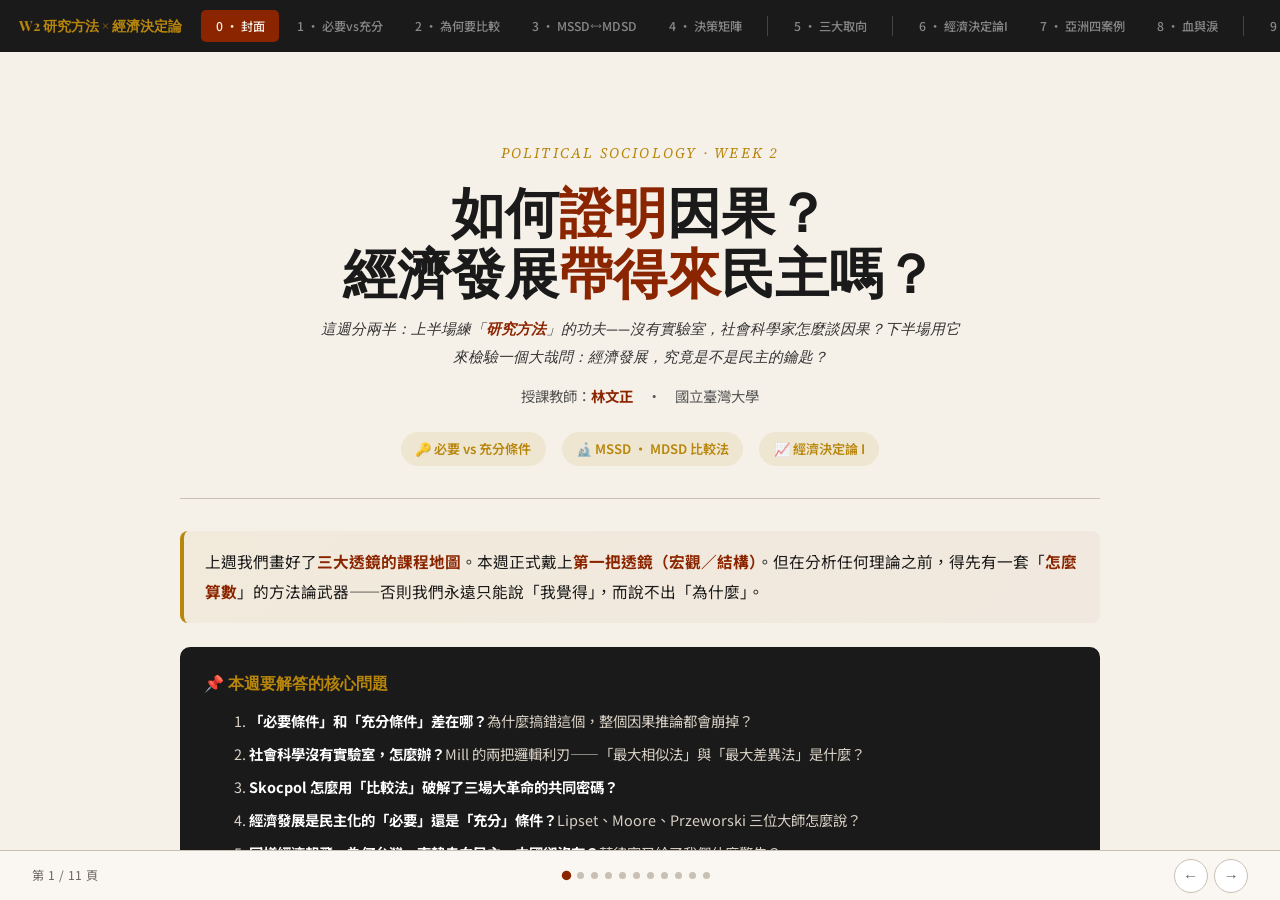
<file: lectures/W2_經濟決定論_互動講義.html>
<!DOCTYPE html>
<html lang="zh-TW">
<head>
<meta charset="UTF-8">
<meta name="viewport" content="width=device-width, initial-scale=1.0">
<title>政治社會學 W2 — 研究方法與經濟決定論 I</title>
<link href="https://fonts.googleapis.com/css2?family=Playfair+Display:ital,wght@0,400;0,700;0,900;1,400&family=Noto+Sans+TC:wght@300;400;500;700;900&family=Source+Serif+4:ital,wght@0,300;0,400;0,600;1,300;1,400&display=swap" rel="stylesheet">
<style>
:root{
  --ink:#1a1a1a;--paper:#f5f0e8;--accent:#8b2500;--accent-light:#c4532b;
  --gold:#b8860b;--sage:#5a6e5a;--muted:#6b6560;--line:#c9c0b4;
  --card-bg:#faf7f2;--blue:#3a5a8c;--purple:#6b4c7a;--teal:#2a7a6e;
  --red:#c0392b;--green:#27ae60;--orange:#d35400;
  --macro:#8b2500; --meso:#b8860b; --micro:#2c5f7c;
  --mssd:#2a7a6e; --mdsd:#8b2500;
}
*{margin:0;padding:0;box-sizing:border-box}
html,body{height:100%;overflow:hidden}
body{font-family:'Noto Sans TC','Source Serif 4',serif;background:var(--paper);color:var(--ink);line-height:1.85}
.app{display:flex;flex-direction:column;height:100vh}

/* 頂部導航 */
.top-nav{flex-shrink:0;background:#1a1a1a;display:flex;align-items:center;padding:0 1.2rem;height:52px;gap:.2rem;overflow-x:auto;scrollbar-width:none}
.top-nav::-webkit-scrollbar{display:none}
.nav-btn{flex-shrink:0;padding:.45rem .9rem;background:0;border:0;font-family:'Noto Sans TC',sans-serif;font-size:.76rem;font-weight:500;color:#888;cursor:pointer;border-radius:5px;transition:all .25s;white-space:nowrap}
.nav-btn:hover{color:#ccc;background:rgba(255,255,255,.06)}
.nav-btn.active{color:var(--paper);background:var(--accent)}
.nav-title{font-family:'Playfair Display',serif;color:var(--gold);font-size:.88rem;font-weight:700;margin-right:1rem;flex-shrink:0}
.nav-divider{flex-shrink:0;width:1px;height:20px;background:#444;margin:0 .5rem}

/* 頁面 */
.page-container{flex:1;overflow:hidden;position:relative}
.page{position:absolute;inset:0;overflow-y:auto;padding:2.5rem 2rem 4rem;opacity:0;transform:translateX(36px);pointer-events:none;transition:opacity .38s,transform .38s}
.page.active{opacity:1;transform:translateX(0);pointer-events:auto}
.page-inner{max-width:920px;margin:0 auto}

/* 底部 */
.bottom-bar{flex-shrink:0;height:50px;background:#faf7f2;border-top:1px solid var(--line);display:flex;align-items:center;justify-content:space-between;padding:0 2rem}
.page-indicator{font-size:.76rem;color:var(--muted);letter-spacing:.04em}
.page-dots{display:flex;gap:7px}
.dot{width:7px;height:7px;border-radius:50%;background:var(--line);cursor:pointer;transition:all .3s}
.dot.active{background:var(--accent);transform:scale(1.35)}
.arrow-btns{display:flex;gap:.4rem}
.arrow-btn{width:34px;height:34px;border-radius:50%;border:1px solid var(--line);background:#fff;cursor:pointer;display:flex;align-items:center;justify-content:center;font-size:.95rem;color:var(--muted);transition:all .2s}
.arrow-btn:hover{border-color:var(--accent);color:var(--accent)}
.arrow-btn:disabled{opacity:.3;cursor:default}

/* 標題 */
.page h2{font-family:'Playfair Display',serif;font-size:clamp(1.55rem,3vw,2.1rem);font-weight:800;color:var(--ink);margin-bottom:1.2rem;padding-bottom:.5rem;border-bottom:2px solid var(--accent);position:relative}
.page h2::after{content:'';position:absolute;left:0;bottom:-2px;width:60px;height:2px;background:var(--gold)}
.page h2 .mark{color:var(--accent)}
.page h3{font-family:'Playfair Display',serif;font-size:1.2rem;font-weight:700;color:var(--accent);margin:1.6rem 0 .8rem;display:flex;align-items:center;gap:.5rem}
.page h3 .num{display:inline-flex;align-items:center;justify-content:center;width:28px;height:28px;background:var(--accent);color:#fff;border-radius:50%;font-size:.85rem;font-weight:700;flex-shrink:0}
.page h4{font-family:'Playfair Display',serif;font-size:1.02rem;font-weight:700;color:var(--ink);margin:1rem 0 .5rem}
.page p{font-size:.92rem;color:#333;margin-bottom:.7rem;line-height:1.95}
.page p strong{color:var(--accent);font-weight:700}
.page ul,.page ol{margin:.6rem 0 .9rem 1.5rem}
.page li{font-size:.9rem;margin-bottom:.35rem;line-height:1.9;color:#333}
.page li strong{color:var(--ink)}
.section-lead{font-size:.88rem;color:var(--muted);margin:-.3rem 0 .8rem;font-style:italic;font-family:'Source Serif 4',serif}

/* Hero */
.hero{text-align:center;padding:3rem 1rem 2rem;border-bottom:1px solid var(--line);margin-bottom:2rem}
.hero-eyebrow{font-family:'Source Serif 4',serif;font-style:italic;color:var(--gold);font-size:.92rem;letter-spacing:.15em;text-transform:uppercase;margin-bottom:.8rem}
.hero-title{font-family:'Playfair Display',serif;font-size:clamp(2.2rem,5vw,3.4rem);font-weight:900;color:var(--ink);line-height:1.12;margin-bottom:.8rem}
.hero-title .mark{color:var(--accent)}
.hero-sub{font-family:'Source Serif 4',serif;font-size:1.05rem;color:var(--muted);font-style:italic;max-width:640px;margin:0 auto 1.4rem}
.hero-teacher{font-size:.9rem;color:#555;margin-bottom:1.4rem}
.hero-teacher strong{color:var(--accent)}
.hero-meta{display:flex;gap:1rem;justify-content:center;flex-wrap:wrap;font-size:.82rem}
.hero-meta span{padding:.3rem .9rem;background:rgba(184,134,11,.1);border-radius:20px;color:var(--gold);font-weight:600}

.story-lead{font-size:.98rem;color:var(--ink);line-height:1.9;margin-bottom:1.5rem;padding:1rem 1.3rem;background:linear-gradient(135deg,rgba(184,134,11,.06),rgba(139,37,0,.04));border-radius:8px;border-left:4px solid var(--gold)}
.story-lead strong{color:var(--accent)}
.guide-breadcrumb{font-size:.75rem;color:var(--muted);margin-bottom:.6rem;letter-spacing:.02em}
.guide-breadcrumb span{color:var(--accent);font-weight:600}

/* 卡片 */
.card-grid{display:grid;grid-template-columns:repeat(auto-fit,minmax(220px,1fr));gap:1rem;margin:1.2rem 0}
.card{background:var(--card-bg);border-radius:7px;padding:1.1rem 1.2rem;border-top:3px solid var(--accent);box-shadow:0 2px 10px rgba(0,0,0,.04);transition:transform .3s,box-shadow .3s}
.card:hover{transform:translateY(-3px);box-shadow:0 5px 22px rgba(0,0,0,.09)}
.card h4{font-family:'Playfair Display',serif;font-size:.98rem;color:var(--accent);margin-bottom:.4rem;margin-top:0}
.card p{font-size:.84rem;color:#555;margin-bottom:0;line-height:1.75}
.card.sage{border-top-color:var(--sage)}.card.sage h4{color:var(--sage)}
.card.blue{border-top-color:var(--blue)}.card.blue h4{color:var(--blue)}
.card.gold{border-top-color:var(--gold)}.card.gold h4{color:var(--gold)}
.card.purple{border-top-color:var(--purple)}.card.purple h4{color:var(--purple)}
.card.teal{border-top-color:var(--teal)}.card.teal h4{color:var(--teal)}
.card.orange{border-top-color:var(--orange)}.card.orange h4{color:var(--orange)}

/* 引言框 */
.hl-box{background:rgba(139,37,0,.05);border-left:3px solid var(--accent);padding:1rem 1.2rem;border-radius:0 6px 6px 0;margin:1.1rem 0}
.hl-box p:last-child{margin-bottom:0}
.hl-box h4{margin-top:0;color:var(--accent)}
.hl-box.blue{background:rgba(58,90,140,.05);border-left-color:var(--blue)}.hl-box.blue h4{color:var(--blue)}
.hl-box.sage{background:rgba(90,110,90,.05);border-left-color:var(--sage)}.hl-box.sage h4{color:var(--sage)}
.hl-box.gold{background:rgba(184,134,11,.06);border-left-color:var(--gold)}.hl-box.gold h4{color:var(--gold)}
.hl-box.teal{background:rgba(42,122,110,.06);border-left-color:var(--teal)}.hl-box.teal h4{color:var(--teal)}

/* 概念框 */
.concept{background:linear-gradient(135deg,rgba(184,134,11,.08),rgba(58,90,140,.04));padding:.9rem 1.2rem;border-radius:8px;margin:.8rem 0;border:1px solid rgba(184,134,11,.2)}
.concept .lead{font-family:'Playfair Display',serif;font-size:.95rem;color:var(--accent);font-weight:700;margin-bottom:.4rem}
.concept .body{font-size:.86rem;color:#333;line-height:1.85}
.concept .body strong{color:var(--accent)}

/* 中央問題列 */
.questions{background:#1a1a1a;color:#e8e0d4;padding:1.3rem 1.5rem;border-radius:10px;margin:1.2rem 0}
.questions h4{color:var(--gold);margin-top:0;margin-bottom:.7rem;font-size:1rem;font-weight:700}
.questions ol{padding-left:1.3rem;margin-bottom:0}
.questions li{font-size:.9rem;margin-bottom:.4rem;line-height:1.85;color:#d8d0c4}
.questions li strong{color:#fff}

/* 下一頁 */
.next-page{display:flex;align-items:center;justify-content:space-between;background:linear-gradient(135deg,var(--accent),var(--accent-light));color:#fff;padding:1.1rem 1.4rem;border-radius:10px;margin-top:2.2rem;cursor:pointer;transition:transform .3s,box-shadow .3s}
.next-page:hover{transform:translateX(5px);box-shadow:0 6px 20px rgba(139,37,0,.3)}
.np-label{font-size:.72rem;opacity:.8;letter-spacing:.1em;text-transform:uppercase;margin-bottom:.2rem}
.np-title{font-family:'Playfair Display',serif;font-size:1.05rem;font-weight:700}
.np-arrow{font-size:1.4rem;opacity:.8}

/* Spoiler */
.spoiler{cursor:pointer;background:linear-gradient(135deg,rgba(90,110,90,.08),rgba(184,134,11,.06));border-left:3px dashed var(--sage);padding:.8rem 1.1rem;border-radius:0 6px 6px 0;font-size:.85rem;color:var(--sage);max-height:46px;overflow:hidden;transition:max-height .5s ease;line-height:1.85;position:relative;margin:.9rem 0}
.spoiler::after{content:'▼ 點擊展開';position:absolute;right:1rem;top:.85rem;font-size:.72rem;color:var(--muted);font-family:'Source Serif 4',serif;font-style:italic}
.spoiler.revealed{max-height:1800px;color:#333}
.spoiler.revealed::after{content:'▲ 點擊收合';color:var(--sage)}
.spoiler strong{color:var(--accent)}
.spoiler .sp-title{font-weight:700;color:var(--sage)}

/* Tabs */
.tabs{display:flex;gap:.3rem;margin:1.1rem 0 .7rem;border-bottom:2px solid var(--line);overflow-x:auto;scrollbar-width:none}
.tabs::-webkit-scrollbar{display:none}
.tab{padding:.6rem 1.1rem;background:0;border:0;font-family:inherit;font-size:.85rem;font-weight:600;color:var(--muted);cursor:pointer;border-bottom:3px solid transparent;margin-bottom:-2px;transition:all .25s;white-space:nowrap}
.tab:hover{color:var(--accent)}
.tab.active{color:var(--accent);border-bottom-color:var(--accent)}
.tab-panel{display:none}
.tab-panel.active{display:block;animation:fadeIn .3s}
@keyframes fadeIn{from{opacity:0;transform:translateY(6px)}to{opacity:1;transform:none}}

/* 必要 / 充分條件 卡 */
.cond-grid{display:grid;grid-template-columns:1fr 1fr;gap:1.1rem;margin:1.2rem 0}
.cond-card{background:#fff;border-radius:12px;padding:1.3rem 1.4rem;box-shadow:0 3px 14px rgba(0,0,0,.06);border-top:5px solid #888}
.cond-card.nec{border-top-color:var(--blue)}
.cond-card.suf{border-top-color:var(--accent)}
.cond-card.both{border-top-color:var(--gold)}
.cond-card .cc-tag{display:inline-block;padding:.2rem .7rem;border-radius:12px;font-size:.72rem;font-weight:700;color:#fff;margin-bottom:.5rem}
.cond-card.nec .cc-tag{background:var(--blue)}
.cond-card.suf .cc-tag{background:var(--accent)}
.cond-card.both .cc-tag{background:var(--gold)}
.cond-card .cc-name{font-family:'Playfair Display',serif;font-size:1.15rem;font-weight:800;margin-bottom:.1rem}
.cond-card.nec .cc-name{color:var(--blue)}
.cond-card.suf .cc-name{color:var(--accent)}
.cond-card.both .cc-name{color:#946a09}
.cond-card .cc-logic{font-family:'Source Serif 4',serif;font-size:1.05rem;font-weight:600;color:var(--ink);background:var(--card-bg);padding:.5rem .8rem;border-radius:6px;margin:.6rem 0;text-align:center;letter-spacing:.02em}
.cond-card p{font-size:.87rem;line-height:1.8;color:#444;margin-bottom:0}
.cond-card .cc-eg{margin-top:.6rem;font-size:.82rem;color:#555;font-style:italic;border-top:1px dashed var(--line);padding-top:.5rem}

/* 邏輯表（MSSD / MDSD） */
.logic-table{width:100%;border-collapse:collapse;background:#fff;border-radius:10px;overflow:hidden;box-shadow:0 4px 16px rgba(0,0,0,.07);margin:1.1rem 0;font-size:.85rem}
.logic-table th{padding:.7rem .6rem;color:#fff;font-weight:700;text-align:center;font-size:.84rem}
.logic-table th:first-child{text-align:left;background:#1a1a1a;width:96px}
.logic-table.mssd th:not(:first-child){background:linear-gradient(135deg,#2a7a6e,#3a9080)}
.logic-table.mdsd th:not(:first-child){background:linear-gradient(135deg,#8b2500,#c4532b)}
.logic-table td{padding:.6rem .6rem;border-bottom:1px solid var(--line);text-align:center;vertical-align:middle;line-height:1.6}
.logic-table td:first-child{font-weight:700;color:var(--ink);background:var(--card-bg);text-align:left;font-size:.82rem}
.logic-table tr:last-child td{border-bottom:0}
.logic-table .same{color:var(--teal);font-weight:700}
.logic-table .diff{color:var(--accent);font-weight:700}
.logic-table .xmark{color:#b85040;font-weight:700;font-size:1rem}
.logic-table .keyrow td{background:rgba(184,134,11,.12);font-weight:700}
.logic-table .keyrow td:first-child{background:rgba(184,134,11,.18);color:#946a09}
.logic-table .resultrow td{background:#1a1a1a;color:#fff;font-weight:700}
.logic-table .resultrow td:first-child{background:#000;color:var(--gold)}

/* 決策矩陣 */
.cmp-table{width:100%;border-collapse:collapse;background:#fff;border-radius:10px;overflow:hidden;box-shadow:0 4px 16px rgba(0,0,0,.07);margin:1.2rem 0;font-size:.85rem}
.cmp-table thead th{padding:.85rem .8rem;font-weight:700;color:#fff;text-align:left;font-size:.85rem}
.cmp-table thead th:first-child{background:#1a1a1a;width:120px}
.cmp-table thead th.mssd{background:linear-gradient(135deg,#2a7a6e,#3a9080)}
.cmp-table thead th.mdsd{background:linear-gradient(135deg,#8b2500,#c4532b)}
.cmp-table td{padding:.7rem .85rem;border-bottom:1px solid var(--line);vertical-align:top;line-height:1.7}
.cmp-table td:first-child{font-weight:700;color:var(--accent);background:var(--card-bg);font-size:.8rem;width:120px}
.cmp-table td strong{color:var(--ink)}
.cmp-table tr:last-child td{border-bottom:0}
.cmp-table tr:hover td:not(:first-child){background:rgba(184,134,11,.04)}

/* 學者卡 */
.scholar-card{background:linear-gradient(135deg,rgba(58,90,140,.06),rgba(184,134,11,.04));border:1px solid rgba(58,90,140,.14);border-radius:12px;padding:1.2rem 1.3rem;margin:1rem 0;display:flex;gap:1.2rem;align-items:flex-start;flex-wrap:wrap}
.scholar-portrait{flex-shrink:0;width:96px;text-align:center}
.scholar-avatar{width:96px;height:96px;border-radius:10px;display:flex;align-items:center;justify-content:center;font-family:'Playfair Display',serif;font-weight:900;font-size:1.7rem;color:#fff;box-shadow:0 4px 12px rgba(0,0,0,.18)}
.scholar-1 .scholar-avatar{background:linear-gradient(135deg,#3a5a8c,#5a7ab0)}
.scholar-2 .scholar-avatar{background:linear-gradient(135deg,#8b2500,#c4532b)}
.scholar-3 .scholar-avatar{background:linear-gradient(135deg,#2a7a6e,#3a9080)}
.scholar-year{font-size:.74rem;color:var(--muted);font-style:italic;margin-top:.4rem}
.scholar-info{flex:1;min-width:240px}
.scholar-info .sname{font-family:'Playfair Display',serif;font-size:1.15rem;font-weight:800;color:var(--ink);margin-bottom:.1rem}
.scholar-info .sschool{font-size:.8rem;font-weight:600;margin-bottom:.5rem}
.scholar-1 .sschool{color:var(--blue)}
.scholar-2 .sschool{color:var(--accent)}
.scholar-3 .sschool{color:var(--teal)}
.scholar-info p{font-size:.87rem;line-height:1.8;color:#444;margin-bottom:.5rem}
.scholar-info p strong{color:var(--accent)}
.scholar-cond{display:inline-block;font-size:.78rem;background:#1a1a1a;color:var(--gold);padding:.3rem .8rem;border-radius:8px;font-weight:600}

/* 案例分析 */
.case-block{background:#fff;border-radius:10px;padding:1.2rem 1.4rem;margin:1rem 0;box-shadow:0 3px 14px rgba(0,0,0,.06);border-top:4px solid var(--teal)}
.case-block h4{color:var(--teal);font-family:'Playfair Display',serif;margin:0 0 .4rem}
.case-block .ce{font-size:.74rem;letter-spacing:.1em;text-transform:uppercase;color:var(--muted);margin-bottom:.3rem}
.case-block .ct{font-size:.87rem;color:#333;line-height:1.85;margin-bottom:0}
.case-block .ct strong{color:var(--accent)}
.case-block.purple{border-top-color:var(--purple)}.case-block.purple h4{color:var(--purple)}
.case-block.blue{border-top-color:var(--blue)}.case-block.blue h4{color:var(--blue)}
.case-block.gold{border-top-color:var(--gold)}.case-block.gold h4{color:var(--gold)}
.case-block.accent{border-top-color:var(--accent)}.case-block.accent h4{color:var(--accent)}

.video-link{display:inline-flex;align-items:center;gap:.5rem;margin-top:.7rem;font-size:.82rem;color:var(--accent);text-decoration:none;background:rgba(139,37,0,.06);padding:.4rem .9rem;border-radius:8px;font-weight:600;transition:all .2s}
.video-link:hover{background:rgba(139,37,0,.12)}

/* 三大取向 */
.lens-grid{display:grid;grid-template-columns:repeat(3,1fr);gap:1rem;margin:1.3rem 0}
.lens-card{background:#fff;border-radius:12px;padding:1.2rem 1.3rem;box-shadow:0 3px 14px rgba(0,0,0,.06);border-top:5px solid #888;transition:transform .3s}
.lens-card:hover{transform:translateY(-4px)}
.lens-card.macro{border-top-color:var(--macro)}
.lens-card.meso{border-top-color:var(--meso)}
.lens-card.micro{border-top-color:var(--micro)}
.lens-eye{font-size:.7rem;letter-spacing:.13em;color:#999;font-weight:600;font-family:'Source Serif 4',serif;font-style:italic;margin-bottom:.3rem}
.lens-title{font-family:'Playfair Display',serif;font-size:1.05rem;font-weight:800;color:var(--ink);margin-bottom:.5rem}
.lens-card.macro .lens-title{color:var(--macro)}.lens-card.meso .lens-title{color:#946a09}.lens-card.micro .lens-title{color:var(--micro)}
.lens-row{font-size:.82rem;color:#444;line-height:1.7;margin-bottom:.5rem}
.lens-row b{color:var(--ink)}
.lens-weeks{font-size:.76rem;background:var(--card-bg);padding:.5rem .7rem;border-radius:6px;color:#555;line-height:1.55}
.lens-weeks b{color:var(--accent)}

/* 討論題 */
.discussion-block{background:linear-gradient(135deg,#fff,#faf7f2);border-radius:12px;padding:1.3rem 1.5rem;margin:1.2rem 0;box-shadow:0 4px 18px rgba(0,0,0,.06);border:1px solid rgba(139,37,0,.12)}
.discussion-eyebrow{display:inline-block;padding:.2rem .7rem;background:var(--accent);color:#fff;border-radius:12px;font-size:.7rem;font-weight:700;letter-spacing:.05em;margin-bottom:.6rem}
.discussion-q{font-family:'Playfair Display',serif;font-size:1.02rem;font-weight:700;color:var(--ink);margin-bottom:.7rem;line-height:1.7}
.discussion-q em{color:var(--accent);font-style:normal}
.discussion-block .ctx{font-size:.85rem;color:#555;margin-bottom:.5rem;line-height:1.85}
.discussion-block .ctx strong{color:var(--accent)}

/* Quiz */
.quiz-block{background:#fff;border-radius:10px;padding:1.3rem 1.5rem;margin:1rem 0;border:1px solid #e5e0d6;box-shadow:0 2px 8px rgba(0,0,0,.04);position:relative}
.quiz-q-num{position:absolute;top:-12px;left:1.5rem;background:var(--accent);color:#fff;font-family:'Playfair Display',serif;font-weight:700;font-size:.85rem;padding:.25rem .75rem;border-radius:5px;letter-spacing:.05em}
.quiz-q-num.method{background:var(--teal)}
.quiz-question{font-size:.95rem;font-weight:600;color:var(--ink);margin:.4rem 0 .9rem;line-height:1.7}
.quiz-question strong{color:var(--accent)}
.quiz-options{display:flex;flex-direction:column;gap:.55rem;margin-bottom:.7rem}
.quiz-opt{text-align:left;background:#fafaf6;border:1.5px solid #e0d9c8;border-radius:7px;padding:.7rem 1rem;font-size:.88rem;line-height:1.6;color:#333;cursor:pointer;transition:all .2s;font-family:inherit}
.quiz-opt:hover{background:#f5f0e8;border-color:#b8860b}
.quiz-opt.selected-correct{background:linear-gradient(135deg,#d4edd4,#c0e0c0);border-color:#5a8c5a;color:#1e4d1e;font-weight:600}
.quiz-opt.selected-wrong{background:linear-gradient(135deg,#f8d8d4,#efc4be);border-color:#b85040;color:#7a1a10}
.quiz-opt.show-correct{background:#eaf5ea;border-color:#5a8c5a;font-weight:500}
.quiz-explain{font-size:.85rem;line-height:1.8;color:#333;background:linear-gradient(135deg,rgba(184,134,11,.06),rgba(90,110,90,.04));padding:.9rem 1.1rem;border-radius:7px;border-left:3px solid var(--sage);display:none}
.quiz-explain.shown{display:block}
.quiz-explain strong{color:var(--accent)}
.quiz-explain em{color:var(--blue);font-style:normal;font-weight:600}

/* 讀物 */
.reading-card{background:#fff;border-radius:10px;padding:1rem 1.2rem;margin:.6rem 0;border-left:4px solid;display:flex;gap:.9rem;align-items:flex-start;box-shadow:0 2px 10px rgba(0,0,0,.04)}
.reading-card.must{border-left-color:var(--accent)}
.reading-card.rec{border-left-color:var(--gold)}
.reading-icon{flex-shrink:0;width:34px;height:34px;border-radius:50%;display:flex;align-items:center;justify-content:center;font-size:.85rem;font-weight:700;color:#fff;font-family:'Playfair Display',serif}
.reading-card.must .reading-icon{background:var(--accent)}
.reading-card.rec .reading-icon{background:var(--gold)}
.reading-body{flex:1}
.reading-title{font-family:'Playfair Display',serif;font-weight:700;font-size:.95rem;color:var(--ink);margin-bottom:.2rem;line-height:1.5}
.reading-meta{font-size:.78rem;color:var(--muted);font-style:italic;margin-bottom:.3rem;font-family:'Source Serif 4',serif}
.reading-note{font-size:.83rem;color:#444;line-height:1.75}
.reading-note strong{color:var(--accent)}

/* SVG 圖容器 */
.fig{background:#fff;border-radius:12px;padding:1.2rem;margin:1.2rem 0;box-shadow:0 4px 18px rgba(0,0,0,.06)}
.fig-svg{display:block;width:100%;max-width:720px;margin:0 auto}
.fig-cap{font-size:.78rem;color:var(--muted);text-align:center;font-style:italic;margin-top:.6rem}

/* ========== MSSD ⟷ MDSD 動態對照 ========== */
.mm{background:#fff;border-radius:14px;padding:1.4rem 1.3rem 1.2rem;margin:1.2rem 0;box-shadow:0 4px 20px rgba(0,0,0,.08)}
.mm-toggle{display:flex;gap:.6rem;justify-content:center;margin-bottom:1.4rem;flex-wrap:wrap}
.mm-tbtn{padding:.65rem 1.3rem;border:2px solid var(--line);background:#faf7f2;border-radius:11px;cursor:pointer;font-family:inherit;font-weight:800;font-size:.95rem;color:var(--muted);transition:all .3s;text-align:center;line-height:1.35}
.mm-tbtn .sub{display:block;font-size:.72rem;font-weight:500;opacity:.85;margin-top:.15rem;letter-spacing:.03em}
.mm-tbtn:hover{border-color:var(--gold)}
.mm-tbtn.mssd.active{background:var(--mssd);border-color:var(--mssd);color:#fff;box-shadow:0 4px 14px rgba(42,122,110,.3)}
.mm-tbtn.mdsd.active{background:var(--mdsd);border-color:var(--mdsd);color:#fff;box-shadow:0 4px 14px rgba(139,37,0,.3)}
.mm-stage{position:relative}
.mm-grid{display:grid;grid-template-columns:78px 1fr 1fr 1fr;gap:.55rem;align-items:stretch}
.mm-corner{display:flex;align-items:flex-end;justify-content:center;font-size:.7rem;color:var(--muted);font-style:italic}
.mm-caseh{text-align:center;font-weight:700;font-size:.82rem;color:var(--muted);padding-bottom:.25rem}
.mm-rowlabel{display:flex;align-items:center;justify-content:center;text-align:center;font-weight:800;font-size:.82rem;color:var(--ink);background:var(--card-bg);border-radius:9px;padding:.3rem}
.mm-cell{border-radius:10px;padding:.7rem .4rem;text-align:center;font-weight:800;font-size:.92rem;color:#fff;transition:background-color .55s ease,transform .45s ease;min-height:66px;display:flex;flex-direction:column;align-items:center;justify-content:center;gap:.25rem;background:#bbb}
.mm-cell .ct{font-size:.74rem;font-weight:600;opacity:.95}
.mm-cell.pulse{transform:scale(1.06)}
.mm-arrows{display:flex;justify-content:center;align-items:center;gap:.5rem;margin:1rem 0 .3rem;flex-wrap:wrap}
.mm-flowbox{background:#1a1a1a;border-radius:12px;padding:1rem 1.2rem;margin:1rem 0 .4rem;display:flex;align-items:center;justify-content:center;gap:.7rem;flex-wrap:wrap;text-align:center}
.mm-step{font-size:.86rem;color:#d8d0c4;font-weight:600}
.mm-step b{display:block;font-size:1.02rem;font-family:'Playfair Display',serif;margin-top:.1rem;transition:color .4s}
.mm-step.bg b{color:#7fd4c5}
.mm-step.out b{color:#f0b8a8}
.mm-step.find{background:var(--gold);color:#1a1a1a;border-radius:8px;padding:.35rem .8rem}
.mm-step.find b{color:#1a1a1a}
.mm-sep{color:var(--gold);font-size:1.3rem;font-weight:800}
.mm-mirror{display:grid;grid-template-columns:1fr 1fr;gap:.7rem;margin:1rem 0 .3rem}
.mm-mline{padding:.7rem .9rem;border-radius:10px;font-size:.84rem;line-height:1.6;border:2px solid transparent;transition:all .35s;opacity:.45}
.mm-mline.mssd{background:rgba(42,122,110,.07)}
.mm-mline.mdsd{background:rgba(139,37,0,.06)}
.mm-mline.on{opacity:1}
.mm-mline.mssd.on{border-color:var(--mssd)}
.mm-mline.mdsd.on{border-color:var(--mdsd)}
.mm-mline .mt{font-weight:800;font-family:'Playfair Display',serif;font-size:.92rem;margin-bottom:.2rem}
.mm-mline.mssd .mt{color:var(--mssd)}
.mm-mline.mdsd .mt{color:var(--mdsd)}
.mm-mline .mlogic b{color:var(--accent)}
.mm-eg{background:var(--card-bg);border-radius:10px;padding:.8rem 1rem;margin-top:.7rem;font-size:.85rem;line-height:1.7;border-left:4px solid var(--gold);transition:border-color .4s}
.mm-eg .egt{font-weight:800;font-family:'Playfair Display',serif;margin-bottom:.2rem}

/* ========== 亞洲案例 MSSD/MDSD 實戰互動圖 ========== */
.cmpx{background:#fff;border-radius:14px;padding:1.3rem;margin:1.2rem 0;box-shadow:0 4px 20px rgba(0,0,0,.08)}
.cmpx-panel{display:none}
.cmpx-panel.active{display:block;animation:fadeIn .4s}
.cmpx-intro{font-size:.86rem;line-height:1.7;color:#444;background:var(--card-bg);border-radius:9px;padding:.7rem .95rem;margin-bottom:.5rem}
.cmpx-intro b{color:var(--accent)}
.cx-scroll{overflow-x:auto;scrollbar-width:thin}
.cx-table{width:100%;border-collapse:separate;border-spacing:.4rem;min-width:420px}
.cx-table th{font-size:.82rem;font-weight:800;color:#fff;background:#1a1a1a;padding:.5rem .4rem;border-radius:8px;text-align:center;line-height:1.35}
.cx-table th.rowh{background:transparent;width:84px}
.cx-rh{font-weight:800;color:var(--ink);font-size:.77rem;text-align:left;background:var(--card-bg);border-radius:8px;padding:.5rem .55rem;line-height:1.4;width:84px}
.cx-table td{padding:.55rem .35rem;border-radius:9px;text-align:center;font-size:.81rem;font-weight:700;line-height:1.45;vertical-align:middle}
.cx-same{background:#e3f0ec;color:#1d5f53;border:1.5px solid #57a596}
.cx-diff{background:#f1ecf4;color:#5a3d6b;border:1.5px solid #b39ec4}
.cx-key{background:linear-gradient(135deg,#fbecc6,#f3dca0);color:#7a5a08;border:1.5px solid #b8860b}
.cx-dem{background:#dcefd4;color:#1e5a1e;border:1.5px solid #5a9a5a}
.cx-auth{background:#f6d8d2;color:#8a2418;border:1.5px solid #c4604f}
.cx-back{background:#fbe8cc;color:#8a5410;border:1.5px solid #d39a4a}
.cmpx-concl{font-size:.86rem;line-height:1.75;padding:.8rem 1rem;border-radius:10px;margin-top:.6rem}
.cmpx-concl b{font-weight:800}
.cmpx-concl.mssd{background:rgba(42,122,110,.08);border-left:4px solid var(--mssd)}
.cmpx-concl.mssd b{color:var(--mssd)}
.cmpx-concl.mdsd{background:rgba(139,37,0,.06);border-left:4px solid var(--mdsd)}
.cmpx-concl.mdsd b{color:var(--mdsd)}

/* RWD */
@media(max-width:780px){
  .page{padding:1.8rem 1rem 3rem}
  .hero-title{font-size:1.9rem}
  .page h2{font-size:1.45rem}
  .cond-grid,.lens-grid{grid-template-columns:1fr}
  .scholar-card{flex-direction:column;align-items:center;text-align:center}
  .scholar-info{text-align:left}
  .mm-grid{grid-template-columns:54px 1fr 1fr 1fr;gap:.35rem}
  .mm-cell{font-size:.78rem;padding:.5rem .25rem;min-height:60px}
  .mm-cell .ct{font-size:.66rem}
  .mm-mirror{grid-template-columns:1fr}
}
</style>
</head>
<body>
<div class="app">

<div class="top-nav">
  <span class="nav-title">W2 研究方法 × 經濟決定論</span>
  <button class="nav-btn active" onclick="goPage(0)">0 · 封面</button>
  <button class="nav-btn" onclick="goPage(1)">1 · 必要vs充分</button>
  <button class="nav-btn" onclick="goPage(2)">2 · 為何要比較</button>
  <button class="nav-btn" onclick="goPage(3)">3 · MSSD⟷MDSD</button>
  <button class="nav-btn" onclick="goPage(4)">4 · 決策矩陣</button>
  <span class="nav-divider"></span>
  <button class="nav-btn" onclick="goPage(5)">5 · 三大取向</button>
  <span class="nav-divider"></span>
  <button class="nav-btn" onclick="goPage(6)">6 · 經濟決定論I</button>
  <button class="nav-btn" onclick="goPage(7)">7 · 亞洲四案例</button>
  <button class="nav-btn" onclick="goPage(8)">8 · 血與淚</button>
  <span class="nav-divider"></span>
  <button class="nav-btn" onclick="goPage(9)">9 · 隨堂測驗</button>
  <button class="nav-btn" onclick="goPage(10)">10 · 讀物小結</button>
</div>

<div class="page-container">

<div class="page active" data-page="0"><div class="page-inner">
  <div class="hero">
    <div class="hero-eyebrow">Political Sociology · Week 2</div>
    <h1 class="hero-title">如何<span class="mark">證明</span>因果？<br>經濟發展<span class="mark">帶得來</span>民主嗎？</h1>
    <p class="hero-sub">這週分兩半：上半場練「<strong>研究方法</strong>」的功夫——沒有實驗室，社會科學家怎麼談因果？下半場用它來檢驗一個大哉問：經濟發展，究竟是不是民主的鑰匙？</p>
    <div class="hero-teacher">授課教師：<strong>林文正</strong>　·　國立臺灣大學</div>
    <div class="hero-meta">
      <span>🔑 必要 vs 充分條件</span>
      <span>🔬 MSSD · MDSD 比較法</span>
      <span>📈 經濟決定論 I</span>
    </div>
  </div>

  <div class="story-lead">
    上週我們畫好了<strong>三大透鏡的課程地圖</strong>。本週正式戴上<strong>第一把透鏡（宏觀／結構）</strong>。但在分析任何理論之前，得先有一套「<strong>怎麼算數</strong>」的方法論武器——否則我們永遠只能說「我覺得」，而說不出「為什麼」。
  </div>

  <div class="questions">
    <h4>📌 本週要解答的核心問題</h4>
    <ol>
      <li><strong>「必要條件」和「充分條件」差在哪？</strong>為什麼搞錯這個，整個因果推論都會崩掉？</li>
      <li><strong>社會科學沒有實驗室，怎麼辦？</strong>Mill 的兩把邏輯利刃——「最大相似法」與「最大差異法」是什麼？</li>
      <li><strong>Skocpol 怎麼用「比較法」破解了三場大革命的共同密碼？</strong></li>
      <li><strong>經濟發展是民主化的「必要」還是「充分」條件？</strong>Lipset、Moore、Przeworski 三位大師怎麼說？</li>
      <li><strong>同樣經濟起飛，為何台灣、南韓走向民主，中國卻沒有？</strong>菲律賓又給了我們什麼警告？</li>
    </ol>
  </div>

  <h3><span class="num">📖</span>本週路線圖（兩大主題）</h3>
  <div class="card-grid">
    <div class="card teal"><h4>① 方法論：怎麼談因果</h4><p>P1 必要/充分條件 · P2 為何要比較 · P3 最大相似法 · P4 最大差異法 · P5 決策矩陣</p></div>
    <div class="card"><h4>② 經濟決定論 I</h4><p>P6 三大取向 · P7 三位大師 · P8 亞洲四案例 · P9 民主化的血與淚 · P10 測驗 · P11 讀物</p></div>
    <div class="card gold"><h4>🎮 互動練習</h4><p>條件判斷器、MSSD/MDSD 邏輯圖、方法選擇器、亞洲四案例切換、<strong>選擇題與問答題</strong>。</p></div>
    <div class="card blue"><h4>🔭 戴上第一把透鏡</h4><p>本週是「宏觀／結構取向」的開場——之後 W3–W6 都在這把透鏡之下。</p></div>
  </div>

  <div class="next-page" onclick="goPage(1)">
    <div><div class="np-label">下一頁</div><div class="np-title">P1 · 兩種條件：必要 vs 充分</div></div>
    <div class="np-arrow">→</div>
  </div>
</div></div>

<div class="page" data-page="1"><div class="page-inner">
  <div class="guide-breadcrumb">方法論 · 第 1 章 · <span>邏輯條件</span></div>
  <h2>兩種條件<span class="mark">：</span>必要 vs 充分</h2>

  <div class="story-lead">
    在談「經濟發展<strong>導致</strong>民主」之前，先問一個更基本的問題：這個「導致」到底是什麼意思？是「<strong>沒有它就不行</strong>」，還是「<strong>有它就一定成</strong>」？這兩者天差地遠——搞混了，整個因果推論都會垮掉。
  </div>

  <div class="cond-grid">
    <div class="cond-card nec">
      <span class="cc-tag">Necessary</span>
      <div class="cc-name">必要條件</div>
      <div class="cc-logic">沒有 A → 就一定沒有 B</div>
      <p>A 是 B 的「<strong>地基</strong>」。少了它，B 絕對蓋不起來；但<strong>光有地基，不保證蓋得出房子</strong>。</p>
      <div class="cc-eg">例：沒有經濟發展，民主難以紮根——但有錢，不等於一定民主。</div>
    </div>
    <div class="cond-card suf">
      <span class="cc-tag">Sufficient</span>
      <div class="cc-name">充分條件</div>
      <div class="cc-logic">只要有 A → 就一定有 B</div>
      <p>A 是 B 的「<strong>啟動開關</strong>」。按下去，B 必然發生；但 B 也可能<strong>被別的開關啟動</strong>。</p>
      <div class="cc-eg">例：若某組條件齊備（國家轉弱＋社會爆發），轉型就必然啟動。</div>
    </div>
  </div>

  <div class="cond-card both" style="margin:1.1rem 0">
    <span class="cc-tag">Necessary &amp; Sufficient</span>
    <div class="cc-name">充分且必要條件</div>
    <div class="cc-logic">若且唯若（iff）有 A，才有 B；且有 A 就一定有 B</div>
    <p>A 與 B <strong>完全綁定、互為條件</strong>——有你才有我，有我必有你。這在社會科學裡<strong>極其罕見</strong>，因為社會現象幾乎都是「多因」。</p>
  </div>

  <h3><span class="num">🎯</span>互動判斷：這是哪種條件？</h3>
  <p class="section-lead">先自己判斷，再點開看解答。</p>

  <div class="spoiler">
    <span class="sp-title">🤔「氧氣」之於「燃燒」 — 點此看答案</span><br>
    <strong>必要條件</strong>。沒有氧氣絕對燒不起來（必要）；但空氣中到處是氧氣，東西卻沒在燒（光有氧氣不充分）。所以氧氣是燃燒的<strong>必要</strong>但非充分條件。
  </div>
  <div class="spoiler">
    <span class="sp-title">🤔「把頭砍下來」之於「死亡」 — 點此看答案</span><br>
    <strong>充分條件</strong>。砍頭必然導致死亡（充分）；但人也可能因疾病、意外而死，不一定要被砍頭（非必要）。所以砍頭是死亡的<strong>充分</strong>但非必要條件。
  </div>
  <div class="spoiler">
    <span class="sp-title">🤔 現代化理論說的「經濟發展」之於「民主」 — 點此看答案</span><br>
    Lipset 主張它是<strong>必要條件</strong>（沒有經濟發展，民主難以紮根）。但中國 40 年高速成長卻維持威權，證明它<strong>不是充分條件</strong>。這正是本週下半場要深究的核心爭論。
  </div>

  <h3><span class="num">💡</span>為什麼非搞懂不可？</h3>
  <div class="card-grid">
    <div class="card teal"><h4>診斷因果方向</h4><p>釐清哪些是「<strong>基礎設施</strong>」（必要條件），哪些是「<strong>啟動開關</strong>」（充分條件）。</p></div>
    <div class="card"><h4>避免過度簡化</h4><p>台灣民主化的「充分條件」組合中，除了經濟，<strong>還缺了什麼</strong>？</p></div>
    <div class="card blue"><h4>反事實推論</h4><p>「如果當年沒有經濟奇蹟，台灣還會民主化嗎？」（<em>Counterfactual</em>）</p></div>
    <div class="card gold"><h4>辨識關鍵時刻</h4><p>哪些條件的匯合（國家轉弱＋社會不滿爆發）共同構成變遷的充分條件？（<em>Critical Junctures</em>）</p></div>
  </div>

  <div class="next-page" onclick="goPage(2)">
    <div><div class="np-label">下一頁</div><div class="np-title">P2 · 沒有實驗室，怎麼談因果？</div></div>
    <div class="np-arrow">→</div>
  </div>
</div></div>

<div class="page" data-page="2"><div class="page-inner">
  <div class="guide-breadcrumb">方法論 · 第 2 章 · <span>比較研究設計</span></div>
  <h2>社會科學<span class="mark">無法</span>在無菌室裡做實驗</h2>

  <div class="story-lead">
    化學家可以輕易控制溫度與壓力，把所有變數固定，只動一個。但社會科學家<strong>無法把「文化」或「歷史」從一個國家裡剝離出來</strong>再重做一次。當所有變數糾纏在一起，我們必須仰賴一把替代的手術刀——<strong>比較（Comparison）</strong>。
  </div>

  <div class="fig">
    <svg class="fig-svg" viewBox="0 0 720 230" xmlns="http://www.w3.org/2000/svg">
      <!-- 無菌室 -->
      <rect x="30" y="30" width="290" height="150" rx="12" fill="#eef4f8" stroke="#3a5a8c" stroke-width="2"/>
      <text x="175" y="60" text-anchor="middle" font-size="15" font-weight="800" fill="#3a5a8c">🧪 無菌室（自然科學）</text>
      <text x="175" y="92" text-anchor="middle" font-size="12.5" fill="#333">完美控制溫度、壓力</text>
      <text x="175" y="116" text-anchor="middle" font-size="12.5" fill="#333">只變動一個變數</text>
      <text x="175" y="148" text-anchor="middle" font-size="12.5" fill="#2a7a6e" font-weight="700">→ 乾淨的因果關係</text>
      <!-- vs -->
      <text x="360" y="112" text-anchor="middle" font-size="22" font-weight="800" fill="#8b2500">⇄</text>
      <!-- 真實世界 -->
      <rect x="400" y="30" width="290" height="150" rx="12" fill="#fbf3ef" stroke="#8b2500" stroke-width="2"/>
      <text x="545" y="60" text-anchor="middle" font-size="15" font-weight="800" fill="#8b2500">🌍 真實世界（社會科學）</text>
      <text x="545" y="92" text-anchor="middle" font-size="12.5" fill="#333">歷史、文化、經濟、地理</text>
      <text x="545" y="116" text-anchor="middle" font-size="12.5" fill="#333">全部糾纏在一起，無法剝離</text>
      <text x="545" y="148" text-anchor="middle" font-size="12.5" fill="#8b2500" font-weight="700">→ 只能靠「比較」逼近因果</text>
    </svg>
    <div class="fig-cap">無法做實驗，就用「精心挑選的比較」來模擬實驗的控制效果</div>
  </div>

  <h3><span class="num">🔪</span>Mill 的兩把邏輯利刃</h3>
  <p class="section-lead">現代比較研究法的根基，源自哲學家 J. S. Mill 提出的兩大邏輯方法。</p>

  <div class="cond-grid">
    <div class="cond-card suf">
      <span class="cc-tag" style="background:var(--mssd)">Method of Difference</span>
      <div class="cc-name" style="color:var(--mssd)">求異法</div>
      <p>當情況<strong>高度相似</strong>，卻產生<strong>不同結果</strong>時——去找那「<strong>唯一不同</strong>」的變數，它就是兇手。</p>
      <div class="cc-eg">→ 發展成「最大相似法 MSSD」（下一頁）</div>
    </div>
    <div class="cond-card nec">
      <span class="cc-tag" style="background:var(--mdsd)">Method of Agreement</span>
      <div class="cc-name" style="color:var(--mdsd)">求同法</div>
      <p>當情況<strong>完全不同</strong>，卻產生<strong>相同結果</strong>時——去找那「<strong>唯一共存</strong>」的因素，它就是通則。</p>
      <div class="cc-eg">→ 發展成「最大差異法 MDSD」（P4）</div>
    </div>
  </div>

  <div class="next-page" onclick="goPage(3)">
    <div><div class="np-label">下一頁</div><div class="np-title">P3 · 兩把比較法：MSSD ⟷ MDSD 動態對照</div></div>
    <div class="np-arrow">→</div>
  </div>
</div></div>

<div class="page" data-page="3"><div class="page-inner">
  <div class="guide-breadcrumb">方法論 · 第 3 章 · <span>兩把比較法</span></div>
  <h2>兩把比較法<span class="mark">：</span>MSSD ⟷ MDSD</h2>

  <div class="story-lead">
    社會科學沒有實驗室，Mill 給了我們兩把替代的手術刀。它們其實是一對<strong>鏡像</strong>：一個<strong>固定背景、找差異</strong>，一個<strong>放任背景、找共通</strong>。下面這張圖會「動」給你看——<strong>切換按鈕，看「同」與「異」如何整個翻轉</strong>。
  </div>

  <h3><span class="num">🎮</span>動態對照：點按鈕切換，看它變</h3>
  <p class="section-lead">注意背景列與結果列的顏色如何「同 ⟷ 異」整個對調——這就是兩種方法互為鏡像的關鍵。</p>

  <div class="mm mode-mssd" id="mm">
    <div class="mm-toggle">
      <button class="mm-tbtn mssd active" onclick="setMethod('mssd')">最大相似法 MSSD<span class="sub">同中求異</span></button>
      <button class="mm-tbtn mdsd" onclick="setMethod('mdsd')">最大差異法 MDSD<span class="sub">異中求同</span></button>
    </div>
    <div class="mm-stage">
      <div class="mm-grid">
        <div class="mm-corner">挑選<br>案例</div>
        <div class="mm-caseh">案例 A</div>
        <div class="mm-caseh">案例 B</div>
        <div class="mm-caseh">案例 C</div>

        <div class="mm-rowlabel">背景<br>條件</div>
        <div class="mm-cell" id="bg0" style="background:#2a7a6e">相同<span class="ct">背景 ＝</span></div>
        <div class="mm-cell" id="bg1" style="background:#2a7a6e">相同<span class="ct">背景 ＝</span></div>
        <div class="mm-cell" id="bg2" style="background:#2a7a6e">相同<span class="ct">背景 ＝</span></div>

        <div class="mm-rowlabel">結果</div>
        <div class="mm-cell" id="out0" style="background:#3a5a8c">結果 A<span class="ct">≠</span></div>
        <div class="mm-cell" id="out1" style="background:#d35400">結果 B<span class="ct">≠</span></div>
        <div class="mm-cell" id="out2" style="background:#6b4c7a">結果 C<span class="ct">≠</span></div>
      </div>
    </div>

    <div class="mm-flowbox">
      <span class="mm-step bg">背景條件<b id="f-bg" style="color:#7fd4c5">相同 ＝</b></span>
      <span class="mm-sep">→</span>
      <span class="mm-step out">結果<b id="f-out" style="color:#f0b8a8">不同 ≠</b></span>
      <span class="mm-sep">→</span>
      <span class="mm-step find" id="f-find">找：唯一<b>不同</b>的『關鍵變數』</span>
    </div>

    <div class="mm-mirror">
      <div class="mm-mline mssd on" id="ml-mssd"><div class="mt">MSSD｜同中求異</div><div class="mlogic">背景【<b>同</b>】→ 結果【<b>異</b>】→ 抓那個【<b>異</b>】的關鍵變數</div></div>
      <div class="mm-mline mdsd" id="ml-mdsd"><div class="mt">MDSD｜異中求同</div><div class="mlogic">背景【<b>異</b>】→ 結果【<b>同</b>】→ 抓那個【<b>同</b>】的共同法則</div></div>
    </div>

    <div class="mm-eg" id="mm-eg">
      <div class="egt">🌲 實例：北歐諸國（最大相似法）</div>
      地理、福利、經濟水準<b>超級相似</b>，環保政策成效卻<b>差很大</b> → 鎖定那個唯一不同的微觀變數（利益團體遊說、制度細節）。
    </div>
  </div>

  <div class="hl-box gold">
    <h4>🪞 一句話看懂這對鏡像</h4>
    <p>兩種方法都在做同一件事——<strong>把「相同的東西」當控制變數排除掉，讓「唯一不一樣的東西」現形</strong>。差別只在於：MSSD 排除的是<strong>相同的背景</strong>（剩下異的變數＝兇手）；MDSD 排除的是<strong>相異的背景</strong>（剩下同的因素＝通則）。<strong>同與異，恰好對調。</strong></p>
  </div>

  <h3><span class="num">🔬</span>兩個經典實戰案例</h3>
  <div class="tabs">
    <button class="tab active" onclick="switchTab(this,'case-mssd')">🌲 MSSD · 北歐環保之謎</button>
    <button class="tab" onclick="switchTab(this,'case-mdsd')">🔥 MDSD · 跨時空革命</button>
  </div>
  <div class="tab-panel active" id="case-mssd">
    <div class="case-block">
      <div class="ce">MSSD Case · 同中求異</div>
      <h4>北歐環保政策之謎</h4>
      <p class="ct">北歐諸國在<strong>地理、福利、經濟水準</strong>上高度相似——便能把這些當成「已控制」的變數一筆排除。那麼，環保成效的落差藏在哪？</p>
    </div>
    <div class="spoiler">
      <span class="sp-title">💭 點此展開 Takeaway</span><br>
      政策成效的巨大落差，<strong>必定藏在少數不同的「微觀變數」中</strong>——例如<strong>特定利益團體的遊說力道</strong>，或<strong>行政體系與管制設計的微小差異</strong>。<br><br>
      MSSD 的威力：當宏觀條件都一樣，它逼你<strong>放下大而無當的解釋</strong>（「因為他們有錢」「因為文化好」），轉而去找真正起作用的<strong>微觀兇手</strong>。
    </div>
  </div>
  <div class="tab-panel" id="case-mdsd">
    <div class="case-block accent">
      <div class="ce">MDSD Case · 異中求同</div>
      <h4>跨越時空的社會革命：法國 / 俄國 / 中國</h4>
      <p class="ct">三場革命的<strong>地理、經濟結構、宗教信仰</strong>全都互異——既然背景都不同，就能一一排除。案例出處：Theda Skocpol（W4 會深入）。那唯一共存的關鍵是？</p>
    </div>
    <div class="spoiler">
      <span class="sp-title">💭 點此展開共同密碼</span><br>
      <strong>① 舊政權國家機器的崩潰</strong>——常因對外戰爭失利、財政破產，使國家失去鎮壓能力。<br>
      <strong>② 農民村落群體的廣泛叛亂</strong>——擁有自治傳統的農民共同體，趁國家虛弱時大規模起事。<br><br>
      地理、經濟、宗教全都不同，唯獨這兩項共存——這就是 MDSD「異中求同」：<strong>跨越巨大差異，淬鍊出普世法則</strong>。
    </div>
  </div>

  <div class="next-page" onclick="goPage(4)">
    <div><div class="np-label">下一頁</div><div class="np-title">P4 · 決策矩陣：什麼時候用哪一把？</div></div>
    <div class="np-arrow">→</div>
  </div>
</div></div>

<div class="page" data-page="4"><div class="page-inner">
  <div class="guide-breadcrumb">方法論 · 第 5 章 · <span>決策矩陣</span></div>
  <h2>偵探的工具箱<span class="mark">：</span>MSSD vs MDSD</h2>

  <div class="story-lead">
    兩把利刃各有用武之地。關鍵在於：<strong>你手上的案例，背景是「都很像」還是「都不像」？結果是「不一樣」還是「一樣」？</strong>下表幫你一秒選對工具。
  </div>

  <table class="cmp-table">
    <thead><tr><th>比較面向</th><th class="mssd">最大相似法 MSSD ⚙</th><th class="mdsd">最大差異法 MDSD 🎯</th></tr></thead>
    <tbody>
      <tr><td>核心口訣</td><td><strong>同</strong>中求<strong>異</strong></td><td><strong>異</strong>中求<strong>同</strong></td></tr>
      <tr><td>背景條件</td><td>高度相似（＝）</td><td>天差地遠（≠）</td></tr>
      <tr><td>最終結果</td><td>截然不同（≠）</td><td>完全相同（＝）</td></tr>
      <tr><td>尋找目標</td><td>導致差異的「<strong>關鍵變數</strong>」</td><td>導致結果的「<strong>共同法則</strong>」</td></tr>
      <tr><td>適用情境</td><td>排除宏觀因素，找微觀兇手</td><td>跨越巨大差異，找普世通則</td></tr>
    </tbody>
  </table>

  <div class="hl-box gold">
    <h4>🕵 成為切開現象、直達因果的偵探</h4>
    <p>當一切看似相同卻走向分歧 → 用 <strong>MSSD</strong> 找那個打破平衡的變數。<br>當世界混亂無序卻殊途同歸 → 用 <strong>MDSD</strong> 淬鍊那個貫穿全場的法則。<br>無論你分析的是國家政策、市場行銷，還是社會運動，這兩把手術刀都能幫你精準定位因果。</p>
  </div>

  <h3><span class="num">🎮</span>方法選擇器：你會用哪一把？</h3>
  <p class="section-lead">讀完情境，點選你認為該用的方法，再看解析。</p>

  <div class="quiz-block">
    <div class="quiz-q-num method">M1</div>
    <div class="quiz-question">研究者想知道：為什麼<strong>德、法、英、義</strong>（都是富裕民主國家）的「長照政策慷慨程度」差這麼多？他該用哪一把？</div>
    <div class="quiz-options">
      <button class="quiz-opt" data-correct="true">(A) 最大相似法 MSSD</button>
      <button class="quiz-opt" data-correct="false">(B) 最大差異法 MDSD</button>
    </div>
    <div class="quiz-explain">
      <strong>✅ MSSD</strong>。這些國家背景<em>高度相似</em>（都富裕、都民主、都歐洲），但結果<em>不同</em>（政策慷慨度有別）——典型的「同中求異」，要去找那個關鍵的微觀差異（如政黨結構、工會力量）。
    </div>
  </div>
  <div class="quiz-block">
    <div class="quiz-q-num method">M2</div>
    <div class="quiz-question">研究者發現：<strong>古巴、伊朗、東歐</strong>三地（背景天差地遠）都發生了革命。他想找出革命的共同原因。該用哪一把？</div>
    <div class="quiz-options">
      <button class="quiz-opt" data-correct="false">(A) 最大相似法 MSSD</button>
      <button class="quiz-opt" data-correct="true">(B) 最大差異法 MDSD</button>
    </div>
    <div class="quiz-explain">
      <strong>✅ MDSD</strong>。背景<em>天差地遠</em>、結果卻<em>相同</em>（都革命）——典型的「異中求同」。把所有相異處排除，剩下的共存因素就是通則。這正是 Skocpol 的做法。
    </div>
  </div>

  <div class="next-page" onclick="goPage(5)">
    <div><div class="np-label">下一頁</div><div class="np-title">P5 · 政治社會學的三大分析取向</div></div>
    <div class="np-arrow">→</div>
  </div>
</div></div>

<div class="page" data-page="5"><div class="page-inner">
  <div class="guide-breadcrumb">橋接 · <span>三大分析取向</span></div>
  <h2>政治社會學的<span class="mark">三大分析取向</span></h2>

  <div class="story-lead">
    方法論武器備齊，正式進入理論。先把上週的「<strong>三大透鏡</strong>」用「取向（approach）」的語言再講一次——這張表會貫穿整學期。本週要鑽研的「經濟決定論」，就坐落在最左邊的<strong>結構取向</strong>。
  </div>

  <div class="lens-grid">
    <div class="lens-card macro">
      <div class="lens-eye">本週在這裡 ★</div>
      <div class="lens-title">結構取向</div>
      <div class="lens-row"><b>核心要素：</b>經濟基礎、國家制度、國際體系、社會階級</div>
      <div class="lens-row"><b>對變遷的解釋：</b>由宏觀環境（經濟發展、戰爭、國際壓力）決定，個人力量難以撼動。</div>
      <div class="lens-weeks">經典：<b>現代化理論、國家自主論、Skocpol 革命研究</b></div>
    </div>
    <div class="lens-card meso">
      <div class="lens-eye">中觀</div>
      <div class="lens-title">行動者與互動取向</div>
      <div class="lens-row"><b>核心要素：</b>制度約束、策略選擇、社會運動、日常抵抗</div>
      <div class="lens-row"><b>對變遷的解釋：</b>行動者在既有結構中透過談判、動員與協商，實踐並改變政治。</div>
      <div class="lens-weeks">經典：<b>新制度主義、日常政治、太陽花學運</b></div>
    </div>
    <div class="lens-card micro">
      <div class="lens-eye">微觀</div>
      <div class="lens-title">文化與符號取向</div>
      <div class="lens-row"><b>核心要素：</b>價值認同、集體記憶、文化框架、象徵政治</div>
      <div class="lens-row"><b>對變遷的解釋：</b>政治行動必須取得「文化正當性」，變遷源於認同重構與意義的翻轉。</div>
      <div class="lens-weeks">經典：<b>想像共同體、框架理論、認同政治（台灣人）</b></div>
    </div>
  </div>

  <div class="hl-box">
    <h4>🔭 為什麼從「結構取向」開始？</h4>
    <p>因為它問的是最基本、也最具爭議的問題：<strong>人的命運，到底有多少是被「結構」決定的？</strong>「經濟決定論」是這個提問最經典、最強硬的版本——它主張：先把經濟搞起來，民主自然會來。真的嗎？翻到下一頁。</p>
  </div>

  <div class="next-page" onclick="goPage(6)">
    <div><div class="np-label">下一頁</div><div class="np-title">P6 · 經濟決定論 I：三位大師怎麼說？</div></div>
    <div class="np-arrow">→</div>
  </div>
</div></div>

<div class="page" data-page="6"><div class="page-inner">
  <div class="guide-breadcrumb">經濟決定論 I · <span>核心理論</span></div>
  <h2>經濟發展<span class="mark">如何</span>帶來民主？</h2>

  <div class="story-lead">
    「<strong>經濟決定論</strong>」的核心主張：經濟發展會帶動<strong>教育普及、都市化與中產階級崛起</strong>，進而提升政治寬容度、催生民主。這個直覺很強——但三位大師對它的「邏輯定位」卻各有歧見。
  </div>

  <h3><span class="num">👤</span>三位繞不開的大師</h3>

  <div class="scholar-card scholar-1">
    <div class="scholar-portrait"><div class="scholar-avatar">L</div><div class="scholar-year">1959</div></div>
    <div class="scholar-info">
      <div class="sname">Seymour M. Lipset</div>
      <div class="sschool">現代化理論（經典觀點）</div>
      <p><strong>「經濟發展是民主化的先決條件。」</strong>發展帶動教育、都市化與中產階級崛起，進而提升政治寬容度與民主穩定。</p>
      <span class="scholar-cond">邏輯定位：必要條件——沒有經濟發展，民主難以紮根</span>
    </div>
  </div>

  <div class="scholar-card scholar-2">
    <div class="scholar-portrait"><div class="scholar-avatar">M</div><div class="scholar-year">1966</div></div>
    <div class="scholar-info">
      <div class="sname">Barrington Moore</div>
      <div class="sschool">階級結構取向（社會起源論）</div>
      <p><strong>「沒有資產階級，就沒有民主。」</strong>強調地主、資產階級與農民之間的<strong>經濟結構聯盟</strong>，決定了一國最終走向民主、法西斯，還是共產。</p>
      <span class="scholar-cond">邏輯定位：結構組合——強大的資產階級是民主的必要基礎</span>
    </div>
  </div>

  <div class="scholar-card scholar-3">
    <div class="scholar-portrait"><div class="scholar-avatar">P</div><div class="scholar-year">1997</div></div>
    <div class="scholar-info">
      <div class="sname">Przeworski &amp; Limongi</div>
      <div class="sschool">政體存續論（再評估觀點）</div>
      <p>經濟發展<strong>不一定會「觸發」民主化</strong>，但能極大程度地<strong>防止已建立的民主制度崩潰</strong>。富裕讓民主「活得久」，而不是讓民主「誕生」。</p>
      <span class="scholar-cond">邏輯定位：穩定條件——富裕是民主「存續」的充分因素</span>
    </div>
  </div>

  <div class="hl-box gold">
    <h4>🔑 把三位大師串起來</h4>
    <p>Lipset 說經濟是民主的<strong>地基（必要）</strong>；Moore 進一步指出，地基要由<strong>強大的資產階級</strong>來打；Przeworski 則潑了盆冷水：經濟或許不是民主的<strong>產婆</strong>，但它是民主的<strong>保溫箱</strong>。三人合起來，正好示範了 P1 的「必要 / 充分」之辨。</p>
  </div>

  <div class="next-page" onclick="goPage(7)">
    <div><div class="np-label">下一頁</div><div class="np-title">P7 · 亞洲四案例：同樣起飛，命運不同</div></div>
    <div class="np-arrow">→</div>
  </div>
</div></div>

<div class="page" data-page="7"><div class="page-inner">
  <div class="guide-breadcrumb">經濟決定論 I · <span>亞洲案例</span></div>
  <h2>亞洲四案例<span class="mark">：</span>同樣起飛，命運不同</h2>

  <div class="story-lead">
    理論最怕「只挑對自己有利的例子」。亞洲剛好提供了一組天然實驗：四個都經歷高速經濟成長的地方，<strong>結局卻南轅北轍</strong>。這正好是 P3 兩把比較法的<strong>實戰演練場</strong>。
  </div>

  <h3><span class="num">🔬</span>用兩把比較法實戰分析</h3>
  <p class="section-lead">點切換鈕：用 MSSD 控制經濟、比較四案例（同中求異）；用 MDSD 比較台韓抗爭、找共同密碼（異中求同）。</p>

  <div class="cmpx" id="cmpx">
    <div class="mm-toggle">
      <button class="mm-tbtn mssd active" onclick="setCmpx('mssd')">用 MSSD 看<span class="sub">同中求異 · 四案例</span></button>
      <button class="mm-tbtn mdsd" onclick="setCmpx('mdsd')">用 MDSD 看<span class="sub">異中求同 · 台韓血淚</span></button>
    </div>

    <div class="cmpx-panel active" id="cx-mssd">
      <div class="cmpx-intro">🔬 <b>策略：把「經濟發展」當控制變數。</b>四地都有高速成長（背景視為相同），結果卻分歧——那「兇手」就是那個唯一不同的關鍵變數。</div>
      <div class="cx-scroll"><table class="cx-table">
        <tr><th class="rowh"></th><th>🇹🇼 台灣</th><th>🇰🇷 南韓</th><th>🇨🇳 中國</th><th>🇵🇭 菲律賓</th></tr>
        <tr><td class="cx-rh">經濟發展<br>（背景）</td>
          <td class="cx-same">高速成長 ＝</td><td class="cx-same">高速成長 ＝</td><td class="cx-same">高速成長 ＝</td><td class="cx-same">曾經成長 ＝</td></tr>
        <tr><td class="cx-rh">🔑 關鍵變數</td>
          <td class="cx-key">社會動員<br>成功</td><td class="cx-key">社會動員<br>成功</td><td class="cx-key">國家強力<br>壓制</td><td class="cx-key">分配不均<br>家族壟斷</td></tr>
        <tr><td class="cx-rh">➡ 政治結果</td>
          <td class="cx-dem">✓ 民主</td><td class="cx-dem">✓ 民主</td><td class="cx-auth">✗ 威權</td><td class="cx-back">⚠ 倒退</td></tr>
      </table></div>
      <div class="cmpx-concl mssd"><b>結論：</b>背景（經濟）相同、結果卻不同 → 經濟發展是<b>必要非充分</b>條件。真正打破平衡的關鍵變數，是<b>社會動員能否突破國家控制</b>。</div>
    </div>

    <div class="cmpx-panel" id="cx-mdsd">
      <div class="cmpx-intro">🔥 <b>策略：放任背景天差地遠。</b>台灣黨外與韓國光州的抗爭形式、關鍵場景、動員主體全都互異——既然都不同就一一排除，剩下那個共存的因素，就是共同法則。（詳見 P8）</div>
      <div class="cx-scroll"><table class="cx-table">
        <tr><th class="rowh"></th><th>🇹🇼 台灣 · 黨外運動</th><th>🇰🇷 南韓 · 光州事件</th></tr>
        <tr><td class="cx-rh">抗爭形式</td><td class="cx-diff">黨外選舉＋異議雜誌<br>（漸進、體制邊緣）</td><td class="cx-diff">街頭佔領＋武裝抗爭<br>（爆發、流血清場）</td></tr>
        <tr><td class="cx-rh">關鍵場景</td><td class="cx-diff">《美麗島》與白色恐怖</td><td class="cx-diff">光州屠殺與媒體封鎖</td></tr>
        <tr><td class="cx-rh">動員主體</td><td class="cx-diff">知識分子＋農民</td><td class="cx-diff">學生＋市民＋計程車司機</td></tr>
        <tr><td class="cx-rh">🔑 共同關鍵</td><td class="cx-key">由下而上社會動員<br>＋ 國家暴力</td><td class="cx-key">由下而上社會動員<br>＋ 國家暴力</td></tr>
        <tr><td class="cx-rh">➡ 結果</td><td class="cx-dem">走向民主化 ＝</td><td class="cx-dem">走向民主化 ＝</td></tr>
      </table></div>
      <div class="cmpx-concl mdsd"><b>結論：</b>抗爭形式天差地遠、結果卻相同 → 共同密碼是<b>「由下而上的社會動員」＋「國家暴力反而成為轉型的催化劑與精神圖騰」</b>。</div>
    </div>
  </div>

  <div class="hl-box gold">
    <h4>💡 兩把刀，砍出兩個層次的答案</h4>
    <p><strong>MSSD</strong> 告訴我們「<strong>為什麼結果會分歧</strong>」（關鍵變數＝社會動員 vs 國家控制）；<strong>MDSD</strong> 告訴我們「<strong>成功轉型的共同條件是什麼</strong>」（由下而上動員＋國家暴力催化）。兩者合起來，才完整解釋了亞洲民主化。</p>
  </div>

  <h3><span class="num">📂</span>四案例詳細資料</h3>
  <div class="tabs">
    <button class="tab active" onclick="switchTab(this,'tw')">🇹🇼 台灣</button>
    <button class="tab" onclick="switchTab(this,'kr')">🇰🇷 南韓</button>
    <button class="tab" onclick="switchTab(this,'cn')">🇨🇳 中國</button>
    <button class="tab" onclick="switchTab(this,'ph')">🇵🇭 菲律賓</button>
  </div>

  <div class="tab-panel active" id="tw">
    <div class="case-block">
      <div class="ce">成功轉型</div>
      <h4>台灣：經濟奇蹟 → 社會動員 → 轉型</h4>
      <p class="ct">1960–80 年代的「<strong>經濟奇蹟</strong>」帶動中產階級崛起，隨後在 80 年代爆發社會運動與黨外運動，完成民主轉型。</p>
    </div>
    <div class="hl-box teal"><p><strong>邏輯分析：</strong>經濟發展提供了<strong>必要條件</strong>，而社會動員與菁英博弈才構成了<strong>充分條件</strong>。光有經濟，不會自動變民主。</p></div>
  </div>
  <div class="tab-panel" id="kr">
    <div class="case-block blue">
      <div class="ce">成功轉型</div>
      <h4>南韓：高速工業化 → 1987 民主化</h4>
      <p class="ct">與台灣相似，在高速工業化後，社會力量（<strong>學生與中產階級</strong>）於 1987 年促成民主化。</p>
    </div>
    <div class="hl-box blue"><p><strong>邏輯分析：</strong>展現了現代化理論中「<strong>經濟帶動政治轉型</strong>」的成功路徑——但同樣是「社會力量」臨門一腳。</p></div>
  </div>
  <div class="tab-panel" id="cn">
    <div class="case-block accent">
      <div class="ce">反例 · 威權續存</div>
      <h4>中國：40 年高速成長，威權不墜</h4>
      <p class="ct">經歷 40 年高速經濟發展，但國家透過<strong>強大的控制能力</strong>與<strong>績效合法性</strong>，維持了威權體制。</p>
    </div>
    <div class="hl-box"><p><strong>邏輯分析：</strong>強力證明經濟發展<strong>並非民主的充分條件</strong>；強大的<strong>國家自主性</strong>可能直接阻斷轉型路徑。（呼應 W4 國家自主論）</p></div>
  </div>
  <div class="tab-panel" id="ph">
    <div class="case-block gold">
      <div class="ce">警告 · 民主倒退</div>
      <h4>菲律賓：有過民主，卻脆弱反覆</h4>
      <p class="ct">儘管有過民主化浪潮，但因<strong>經濟分配不均</strong>與<strong>家族政治壟斷</strong>，導致民主制度脆弱，且常有民粹強人出現。</p>
    </div>
    <div class="hl-box gold"><p><strong>邏輯分析：</strong>說明若缺乏穩定的<strong>經濟結構分配</strong>與<strong>文化認同</strong>，民主化可能出現<strong>倒退</strong>。呼應 Przeworski 的「存續」問題。</p></div>
  </div>

  <div class="hl-box gold">
    <h4>📊 四案例給我們的總結論</h4>
    <p>台灣、南韓 → 經濟是<strong>必要條件</strong>，社會動員是<strong>充分條件</strong>。<br>中國 → 經濟<strong>不是充分條件</strong>，強國家能阻斷轉型。<br>菲律賓 → 經濟結構與認同不穩，民主會<strong>倒退</strong>。<br><strong>結論：經濟決定論只說對了一半——它是地基，但不是整棟房子。</strong></p>
  </div>

  <div class="next-page" onclick="goPage(8)">
    <div><div class="np-label">下一頁</div><div class="np-title">P8 · 民主化的血與淚：黨外與光州</div></div>
    <div class="np-arrow">→</div>
  </div>
</div></div>

<div class="page" data-page="8"><div class="page-inner">
  <div class="guide-breadcrumb">經濟決定論 I · <span>歷史現場</span></div>
  <h2>民主化的<span class="mark">血與淚</span></h2>

  <div class="story-lead">
    「社會動員」這四個字，在課本裡很輕，在歷史現場卻很重。台灣與南韓的轉型，都不是經濟自動長出來的——而是<strong>無數人用代價換來的</strong>。這正是「充分條件」裡，那個無法被經濟數據取代的部分。
  </div>

  <h3><span class="num">🇹🇼</span>台灣：1970 年代的黨外運動</h3>
  <div class="case-block accent">
    <div class="ce">劇集參照《鹽水大飯店》</div>
    <h4>當民主從知識分子走向農村</h4>
    <p class="ct">
      <strong>地下組織與異議雜誌：</strong>「黨外」人士如何透過《<strong>美麗島</strong>》雜誌等媒體凝聚群眾意識。<br>
      <strong>國家暴力與白色恐怖：</strong>「鹽水大飯店」其實是句苦澀黑話——指政治犯遭酷刑（如灌辣椒水、鹽水）時對監獄的自嘲，反映威權體制對人權的壓迫。<br>
      <strong>農民權利覺醒：</strong>主角身為農家子弟，將民主觀念與基層農民權益結合，展現民主運動不只是知識分子的專利，更由廣大基層共同推動。
    </p>
    <a class="video-link" href="https://www.youtube.com/watch?v=VekqOktaIPw" target="_blank">▶ 觀看延伸影片</a>
  </div>

  <h3><span class="num">🇰🇷</span>南韓：1980 年的光州事件</h3>
  <div class="case-block blue">
    <div class="ce">韓國民主史的集體創傷</div>
    <h4>從流血失敗，到精神圖騰</h4>
    <p class="ct">朴正熙遭刺殺後，全斗煥發動「雙十二政變」奪取軍權；1980/5/17 擴大戒嚴、逮捕異議人士，引發全韓抗爭，<strong>光州最為激烈</strong>。</p>
  </div>
  <div class="spoiler">
    <span class="sp-title">💭 光州事件的四個關鍵面向，點此展開</span><br>
    <strong>① 市民兵的組成：</strong>抗爭主體不只學生，還有計程車司機、護士、市民甚至流氓——反映基層民眾對自由的樸素追求。<br>
    <strong>② 國家暴力的展現：</strong>空降部隊對手無寸鐵的市民無差別毆打、開槍，是韓國民主史極沉重的集體創傷，也成為日後轉型正義的核心動能。<br>
    <strong>③ 媒體封鎖與孤立：</strong>光州被切斷對外通訊，媒體被操控，抗爭者被抹黑為「暴徒」「北韓間諜」——打破資訊壟斷成了運動關鍵。<br>
    <strong>④ 悲劇性的轉折：</strong>1980/5/27 戒嚴軍武力清場。光州雖以流血失敗告終，卻成為 80 年代韓國民主運動的精神圖騰，直接播下 1987 年「<strong>六月民主抗爭</strong>」的種子。
  </div>
  <a class="video-link" href="https://www.youtube.com/watch?v=HmCfZdFMu38" target="_blank">▶ 觀看延伸影片</a>

  <div class="hl-box gold">
    <h4>🔗 把方法論接回來</h4>
    <p>用 P3 的兩把刀來看：<strong>台韓 vs 中國</strong>是一組<strong>最大相似法（MSSD）</strong>——經濟背景相似、結果卻不同，逼出「社會動員 vs 國家控制」這個關鍵變數；而<strong>台灣黨外 vs 韓國光州</strong>則是<strong>最大差異法（MDSD）</strong>——抗爭形式天差地遠、卻殊途同歸，淬鍊出「由下而上動員＋國家暴力催化」的共同密碼。<br><br>👉 回到 <strong>P7 的互動圖</strong>，切換兩個模式，就能把這兩層分析一次看清。</p>
  </div>

  <div class="next-page" onclick="goPage(9)">
    <div><div class="np-label">下一頁</div><div class="np-title">P9 · 隨堂測驗與課堂討論</div></div>
    <div class="np-arrow">→</div>
  </div>
</div></div>

<div class="page" data-page="9"><div class="page-inner">
  <div class="guide-breadcrumb">第 10 章 · <span>隨堂測驗與討論</span></div>
  <h2>隨堂測驗<span class="mark">：</span>選擇題</h2>
  <p class="section-lead">點選你認為正確的選項，系統會立刻標出正解並顯示解析。</p>

  <div class="quiz-block">
    <div class="quiz-q-num">Q1</div>
    <div class="quiz-question">「<strong>沒有氧氣就不會燃燒</strong>」這句話，氧氣是燃燒的什麼條件？</div>
    <div class="quiz-options">
      <button class="quiz-opt" data-correct="true">(A) 必要條件</button>
      <button class="quiz-opt" data-correct="false">(B) 充分條件</button>
      <button class="quiz-opt" data-correct="false">(C) 充分且必要條件</button>
      <button class="quiz-opt" data-correct="false">(D) 既不充分也不必要</button>
    </div>
    <div class="quiz-explain">
      <strong>✅ 答案：A（必要條件）</strong><br>
      「沒有 A 就沒有 B」是<em>必要條件</em>的標準句型。氧氣是燃燒不可或缺的（必要），但空氣中充滿氧氣，東西卻沒在燒——可見光有氧氣<em>不充分</em>。
    </div>
  </div>

  <div class="quiz-block">
    <div class="quiz-q-num">Q2</div>
    <div class="quiz-question">Skocpol 比較法國、俄國、中國三場革命，背景天差地遠卻都爆發革命。她用的是哪一種比較法？</div>
    <div class="quiz-options">
      <button class="quiz-opt" data-correct="false">(A) 最大相似法 MSSD（同中求異）</button>
      <button class="quiz-opt" data-correct="true">(B) 最大差異法 MDSD（異中求同）</button>
      <button class="quiz-opt" data-correct="false">(C) 實驗法</button>
      <button class="quiz-opt" data-correct="false">(D) 問卷調查法</button>
    </div>
    <div class="quiz-explain">
      <strong>✅ 答案：B</strong><br>
      背景<em>互異</em>、結果<em>相同</em>（都革命）＝「異中求同」＝<em>最大差異法</em>。把所有相異處排除後，剩下的共同關鍵（國家機器崩潰＋農民叛亂）就是革命的通則。
    </div>
  </div>

  <div class="quiz-block">
    <div class="quiz-q-num">Q3</div>
    <div class="quiz-question">中國「40 年高速成長卻維持威權」這個案例，最有力地證明了什麼？</div>
    <div class="quiz-options">
      <button class="quiz-opt" data-correct="false">(A) 經濟發展是民主的必要條件</button>
      <button class="quiz-opt" data-correct="true">(B) 經濟發展不是民主的充分條件</button>
      <button class="quiz-opt" data-correct="false">(C) 經濟發展與民主毫無關係</button>
      <button class="quiz-opt" data-correct="false">(D) 民主是經濟發展的必要條件</button>
    </div>
    <div class="quiz-explain">
      <strong>✅ 答案：B</strong><br>
      「有 A（經濟）卻沒有 B（民主）」正好否證了「A 是 B 的<em>充分</em>條件」。中國案例說明：強大的國家自主性可以阻斷轉型，所以經濟<em>不充分</em>。它沒有否證「必要」，也沒說兩者無關。
    </div>
  </div>

  <div class="quiz-block">
    <div class="quiz-q-num">Q4</div>
    <div class="quiz-question">關於三位大師的主張，下列何者<strong>錯誤</strong>？</div>
    <div class="quiz-options">
      <button class="quiz-opt" data-correct="false">(A) Lipset：經濟發展是民主化的先決（必要）條件</button>
      <button class="quiz-opt" data-correct="false">(B) Moore：沒有資產階級，就沒有民主</button>
      <button class="quiz-opt" data-correct="true">(C) Przeworski：經濟發展一定會「觸發」民主化</button>
      <button class="quiz-opt" data-correct="false">(D) Przeworski：富裕能防止已建立的民主崩潰</button>
    </div>
    <div class="quiz-explain">
      <strong>✅ 錯誤的是 C</strong><br>
      Przeworski &amp; Limongi 的觀點正好相反——經濟發展<em>不一定觸發</em>民主化，但能讓<em>已存在</em>的民主「活得久」。它是民主的「保溫箱」，不是「產婆」。
    </div>
  </div>

  <h2 style="margin-top:2rem">課堂討論<span class="mark">：</span>問答題</h2>
  <div class="discussion-block">
    <span class="discussion-eyebrow">問答題 A</span>
    <div class="discussion-q">經濟發展是民主化的「<em>必要條件</em>」還是「<em>充分條件</em>」？</div>
    <div class="ctx">請結合台灣、中國兩個案例，用本週 P1 的條件邏輯來論證你的立場。提示：先界定「民主化」指的是「誕生」還是「存續」。</div>
  </div>
  <div class="discussion-block">
    <span class="discussion-eyebrow">問答題 B</span>
    <div class="discussion-q">社會結構（中產階級、教育、都市化）在經濟與政治之間，扮演什麼<em>中介</em>角色？</div>
    <div class="ctx">經濟發展不會「直接」變出民主——它是透過改變社會結構才產生作用的。請畫出一條「經濟 → ? → 民主」的中介路徑。</div>
  </div>
  <div class="discussion-block">
    <span class="discussion-eyebrow">問答題 C</span>
    <div class="discussion-q">從<em>三大分析取向</em>來看，「經濟決定論」這個看法忽略了哪些因素？</div>
    <div class="ctx">提示：行動者取向會問「<strong>人的能動性</strong>哪去了？」；文化取向會問「<strong>認同與正當性</strong>呢？」——試著各補一刀。</div>
  </div>

  <div class="next-page" onclick="goPage(10)">
    <div><div class="np-label">下一頁</div><div class="np-title">P10 · 本週讀物與小結</div></div>
    <div class="np-arrow">→</div>
  </div>
</div></div>

<div class="page" data-page="10"><div class="page-inner">
  <div class="guide-breadcrumb">第 11 章 · <span>延伸</span></div>
  <h2>本週讀物與<span class="mark">小結</span></h2>

  <div class="story-lead">
    本週的閱讀分兩條線：<strong>方法論</strong>（怎麼談因果）與<strong>經濟決定論</strong>（經濟與民主的關係）。建議先掌握必要/充分條件與 MSSD/MDSD 的口訣，再進入經典文獻。
  </div>

  <h3><span class="num">①</span>核心文獻</h3>
  <div class="reading-card must">
    <div class="reading-icon">📄</div>
    <div class="reading-body">
      <div class="reading-title">Lipset, S. M. (1959). "Some Social Requisites of Democracy"</div>
      <div class="reading-meta"><em>American Political Science Review</em>, 53(1)｜現代化理論奠基之作</div>
      <div class="reading-note">經濟決定論的起點。重點理解他如何主張經濟發展是民主的「<strong>社會先決條件</strong>」（必要條件邏輯）。</div>
    </div>
  </div>
  <div class="reading-card must">
    <div class="reading-icon">📚</div>
    <div class="reading-body">
      <div class="reading-title">Moore, B. (1966). <em>Social Origins of Dictatorship and Democracy</em></div>
      <div class="reading-meta">英文專書｜中譯《民主與獨裁的社會起源》</div>
      <div class="reading-note">「<strong>沒有資產階級，就沒有民主</strong>」的出處。階級結構取向的經典，也是 MDSD 比較法的範例（英、法、美、德、日、中、印）。</div>
    </div>
  </div>
  <div class="reading-card rec">
    <div class="reading-icon">📄</div>
    <div class="reading-body">
      <div class="reading-title">Przeworski, A. &amp; Limongi, F. (1997). "Modernization: Theories and Facts"</div>
      <div class="reading-meta"><em>World Politics</em>, 49(2)｜對現代化理論的再評估</div>
      <div class="reading-note">用大量跨國資料挑戰 Lipset：經濟發展讓民主「<strong>存續</strong>」而非「<strong>誕生</strong>」。理解「必要 vs 充分」的最佳實證範例。</div>
    </div>
  </div>
  <div class="reading-card rec">
    <div class="reading-icon">📘</div>
    <div class="reading-body">
      <div class="reading-title">《從經濟發展到民主：現代亞洲轉型之路的不同面貌》</div>
      <div class="reading-meta">中文專書｜books.com.tw 產品編號 0010988859</div>
      <div class="reading-note">本週亞洲四案例（台、韓、中、菲）與三大取向整合分析的延伸讀物，適合作為期末報告的案例庫。</div>
    </div>
  </div>

  <h3><span class="num">②</span>本週兩個一句話總結</h3>
  <div class="hl-box teal">
    <h4>🔬 方法論</h4>
    <p style="font-family:'Playfair Display',serif;font-size:1.02rem;text-align:center;color:var(--teal);font-weight:700;padding:.8rem;background:#fff;border-radius:8px;margin-top:.5rem;line-height:1.7">
      沒有實驗室，就用「比較」當手術刀——<br>同中求異（MSSD）找兇手，異中求同（MDSD）找通則。</p>
  </div>
  <div class="hl-box gold">
    <h4>📈 經濟決定論</h4>
    <p style="font-family:'Playfair Display',serif;font-size:1.02rem;text-align:center;color:var(--accent);font-weight:700;padding:.8rem;background:#fff;border-radius:8px;margin-top:.5rem;line-height:1.7">
      經濟發展是民主的「地基」，不是「房子」——<br>它讓民主有機會，卻不保證民主會發生。</p>
  </div>

  <div class="hl-box blue">
    <h4>🔮 下週預告 · W3 經濟決定論 II</h4>
    <p>本週談「經濟<strong>能不能</strong>帶來民主」，下週進一步追問：當經濟<strong>真的</strong>改變了社會，<strong>是誰</strong>把這股力量轉化成政治變遷？我們會深入<strong>階級、依賴理論</strong>與經濟決定論的更激進版本。請帶著本週的「必要／充分」工具一起來。</p>
  </div>
</div></div>

</div><!-- /page-container -->

<div class="bottom-bar">
  <div class="page-indicator">第 <span id="cur-page">1</span> / 11 頁</div>
  <div class="page-dots" id="dots"></div>
  <div class="arrow-btns">
    <button class="arrow-btn" id="prev-btn" onclick="goPrev()">←</button>
    <button class="arrow-btn" id="next-btn" onclick="goNext()">→</button>
  </div>
</div>

</div><!-- /app -->

<script>
const totalPages=11;
let currentPage=0;
const dotsEl=document.getElementById('dots');
for(let i=0;i<totalPages;i++){
  const d=document.createElement('div');
  d.className='dot'+(i===0?' active':'');
  d.onclick=()=>goPage(i);
  dotsEl.appendChild(d);
}
function goPage(n){
  if(n<0||n>=totalPages)return;
  document.querySelectorAll('.page').forEach((p,i)=>p.classList.toggle('active',i===n));
  document.querySelectorAll('.nav-btn').forEach((b,i)=>b.classList.toggle('active',i===n));
  document.querySelectorAll('.dot').forEach((d,i)=>d.classList.toggle('active',i===n));
  document.getElementById('cur-page').textContent=n+1;
  document.getElementById('prev-btn').disabled=n===0;
  document.getElementById('next-btn').disabled=n===totalPages-1;
  currentPage=n;
  document.querySelectorAll('.page')[n].scrollTop=0;
}
function goPrev(){goPage(currentPage-1);}
function goNext(){goPage(currentPage+1);}
function switchTab(btn,panelId){
  btn.parentElement.querySelectorAll('.tab').forEach(t=>t.classList.remove('active'));
  btn.classList.add('active');
  const container=btn.closest('.page-inner');
  container.querySelectorAll('.tab-panel').forEach(p=>p.classList.toggle('active',p.id===panelId));
}
document.addEventListener('keydown',e=>{
  if(e.key==='ArrowLeft')goPrev();
  if(e.key==='ArrowRight')goNext();
});
document.addEventListener('click',e=>{
  const sp=e.target.closest('.spoiler');
  if(sp)sp.classList.toggle('revealed');
});
document.addEventListener('click',function(e){
  const btn=e.target.closest('.quiz-opt');
  if(!btn)return;
  const block=btn.closest('.quiz-block');
  if(!block||block.dataset.answered==='1')return;
  block.dataset.answered='1';
  const correct=btn.dataset.correct==='true';
  btn.classList.add(correct?'selected-correct':'selected-wrong');
  if(!correct){
    block.querySelectorAll('.quiz-opt').forEach(o=>{if(o.dataset.correct==='true')o.classList.add('show-correct');});
  }
  const exp=block.querySelector('.quiz-explain');
  if(exp)exp.classList.add('shown');
});

// MSSD <-> MDSD 動態對照
function setMethod(m){
  const teal='#2a7a6e', diffs=['#3a5a8c','#d35400','#6b4c7a'];
  document.querySelectorAll('.mm-tbtn').forEach(b=>b.classList.toggle('active',b.classList.contains(m)));
  for(let i=0;i<3;i++){
    const bg=document.getElementById('bg'+i), out=document.getElementById('out'+i);
    if(!bg||!out)continue;
    if(m==='mssd'){
      bg.style.background=teal; bg.innerHTML='相同<span class="ct">背景 ＝</span>';
      out.style.background=diffs[i]; out.innerHTML='結果 '+['A','B','C'][i]+'<span class="ct">≠</span>';
    }else{
      bg.style.background=diffs[i]; bg.innerHTML='背景 '+['A','B','C'][i]+'<span class="ct">互異 ≠</span>';
      out.style.background=teal; out.innerHTML='相同<span class="ct">結果 ＝</span>';
    }
    [bg,out].forEach(c=>{c.classList.add('pulse');setTimeout(()=>c.classList.remove('pulse'),430);});
  }
  const fbg=document.getElementById('f-bg'), fout=document.getElementById('f-out'), ff=document.getElementById('f-find');
  if(fbg){fbg.textContent=m==='mssd'?'相同 ＝':'互異 ≠'; fbg.style.color=m==='mssd'?'#7fd4c5':'#f0b8a8';}
  if(fout){fout.textContent=m==='mssd'?'不同 ≠':'相同 ＝'; fout.style.color=m==='mssd'?'#f0b8a8':'#7fd4c5';}
  if(ff)ff.innerHTML=m==='mssd'?'找：唯一<b>不同</b>的『關鍵變數』':'找：唯一<b>相同</b>的『共同法則』';
  const mlS=document.getElementById('ml-mssd'), mlD=document.getElementById('ml-mdsd');
  if(mlS)mlS.classList.toggle('on',m==='mssd');
  if(mlD)mlD.classList.toggle('on',m==='mdsd');
  const eg=document.getElementById('mm-eg');
  if(eg){
    if(m==='mssd'){
      eg.style.borderLeftColor=teal;
      eg.innerHTML='<div class="egt">🌲 實例：北歐諸國（最大相似法）</div>地理、福利、經濟水準<b>超級相似</b>，環保政策成效卻<b>差很大</b> → 鎖定那個唯一不同的微觀變數（利益團體遊說、制度細節）。';
    }else{
      eg.style.borderLeftColor='#8b2500';
      eg.innerHTML='<div class="egt">🔥 實例：法國／俄國／中國三場大革命（最大差異法）</div>地理、經濟、宗教<b>天差地遠</b>，卻<b>都爆發社會革命</b> → 淬鍊那個共同法則（舊政權國家機器崩潰＋農民廣泛叛亂）。';
    }
  }
}
// 亞洲案例 MSSD/MDSD 實戰切換
function setCmpx(m){
  document.querySelectorAll('#cmpx .mm-tbtn').forEach(b=>b.classList.toggle('active',b.classList.contains(m)));
  const s=document.getElementById('cx-mssd'), d=document.getElementById('cx-mdsd');
  if(s)s.classList.toggle('active',m==='mssd');
  if(d)d.classList.toggle('active',m==='mdsd');
}
document.addEventListener('DOMContentLoaded',()=>{ if(document.getElementById('mm')) setMethod('mssd'); });
</script>
</body>
</html>
</file>
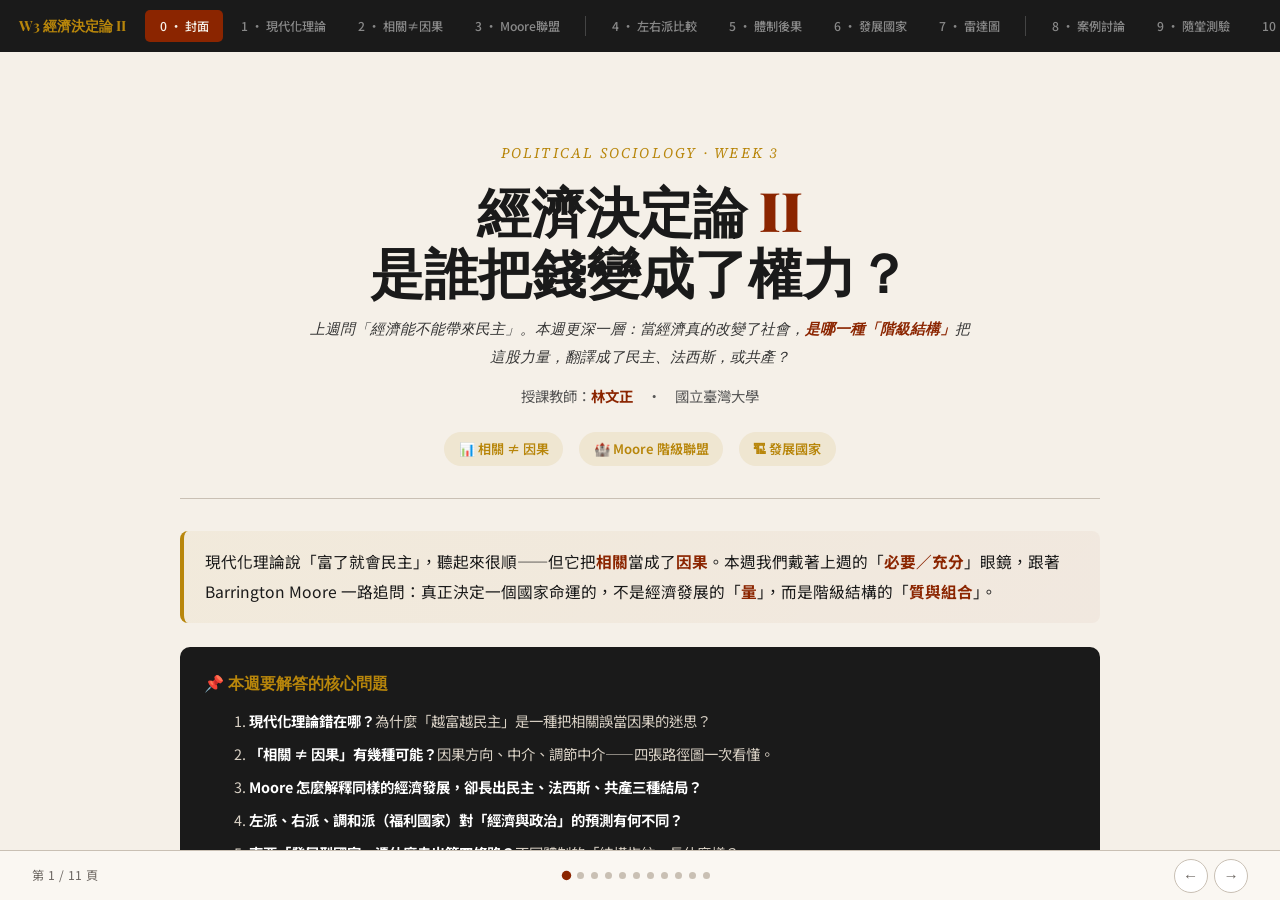
<file: lectures/W3_經濟決定論II_互動講義.html>
<!DOCTYPE html>
<html lang="zh-TW">
<head>
<meta charset="UTF-8">
<meta name="viewport" content="width=device-width, initial-scale=1.0">
<title>政治社會學 W3 — 經濟決定論 II</title>
<link href="https://fonts.googleapis.com/css2?family=Playfair+Display:ital,wght@0,400;0,700;0,900;1,400&family=Noto+Sans+TC:wght@300;400;500;700;900&family=Source+Serif+4:ital,wght@0,300;0,400;0,600;1,300;1,400&display=swap" rel="stylesheet">
<style>
:root{
  --ink:#1a1a1a;--paper:#f5f0e8;--accent:#8b2500;--accent-light:#c4532b;
  --gold:#b8860b;--sage:#5a6e5a;--muted:#6b6560;--line:#c9c0b4;
  --card-bg:#faf7f2;--blue:#3a5a8c;--purple:#6b4c7a;--teal:#2a7a6e;
  --red:#c0392b;--green:#27ae60;--orange:#d35400;
  /* W3 路徑 / 體制色 */
  --us:#3a5a8c;      /* 英美·右派 */
  --fr:#2a7a6e;      /* 法國·調和派 */
  --fasc:#a8322a;    /* 德日·法西斯 */
  --comm:#6b4c7a;    /* 中俄·共產 */
  --leftp:#9c3c6d;   /* 左派 */
  --nec:#b8860b;     /* 必要條件 */
  --suf:#2c5f7c;     /* 充分條件 */
}
*{margin:0;padding:0;box-sizing:border-box}
html,body{height:100%;overflow:hidden}
body{font-family:'Noto Sans TC','Source Serif 4',serif;background:var(--paper);color:var(--ink);line-height:1.85}
.app{display:flex;flex-direction:column;height:100vh}

/* 頂部導航 */
.top-nav{flex-shrink:0;background:#1a1a1a;display:flex;align-items:center;padding:0 1.2rem;height:52px;gap:.2rem;overflow-x:auto;scrollbar-width:none}
.top-nav::-webkit-scrollbar{display:none}
.nav-btn{flex-shrink:0;padding:.45rem .9rem;background:0;border:0;font-family:'Noto Sans TC',sans-serif;font-size:.76rem;font-weight:500;color:#888;cursor:pointer;border-radius:5px;transition:all .25s;white-space:nowrap}
.nav-btn:hover{color:#ccc;background:rgba(255,255,255,.06)}
.nav-btn.active{color:var(--paper);background:var(--accent)}
.nav-title{font-family:'Playfair Display',serif;color:var(--gold);font-size:.88rem;font-weight:700;margin-right:1rem;flex-shrink:0}
.nav-divider{flex-shrink:0;width:1px;height:20px;background:#444;margin:0 .5rem}

/* 頁面 */
.page-container{flex:1;overflow:hidden;position:relative}
.page{position:absolute;inset:0;overflow-y:auto;padding:2.5rem 2rem 4rem;opacity:0;transform:translateX(36px);pointer-events:none;transition:opacity .38s,transform .38s}
.page.active{opacity:1;transform:translateX(0);pointer-events:auto}
.page-inner{max-width:920px;margin:0 auto}

/* 底部 */
.bottom-bar{flex-shrink:0;height:50px;background:#faf7f2;border-top:1px solid var(--line);display:flex;align-items:center;justify-content:space-between;padding:0 2rem}
.page-indicator{font-size:.76rem;color:var(--muted);letter-spacing:.04em}
.page-dots{display:flex;gap:7px}
.dot{width:7px;height:7px;border-radius:50%;background:var(--line);cursor:pointer;transition:all .3s}
.dot.active{background:var(--accent);transform:scale(1.35)}
.arrow-btns{display:flex;gap:.4rem}
.arrow-btn{width:34px;height:34px;border-radius:50%;border:1px solid var(--line);background:#fff;cursor:pointer;display:flex;align-items:center;justify-content:center;font-size:.95rem;color:var(--muted);transition:all .2s}
.arrow-btn:hover{border-color:var(--accent);color:var(--accent)}
.arrow-btn:disabled{opacity:.3;cursor:default}

/* 標題 */
.page h2{font-family:'Playfair Display',serif;font-size:clamp(1.55rem,3vw,2.1rem);font-weight:800;color:var(--ink);margin-bottom:1.2rem;padding-bottom:.5rem;border-bottom:2px solid var(--accent);position:relative}
.page h2::after{content:'';position:absolute;left:0;bottom:-2px;width:60px;height:2px;background:var(--gold)}
.page h2 .mark{color:var(--accent)}
.page h3{font-family:'Playfair Display',serif;font-size:1.2rem;font-weight:700;color:var(--accent);margin:1.6rem 0 .8rem;display:flex;align-items:center;gap:.5rem}
.page h3 .num{display:inline-flex;align-items:center;justify-content:center;width:28px;height:28px;background:var(--accent);color:#fff;border-radius:50%;font-size:.85rem;font-weight:700;flex-shrink:0}
.page h4{font-family:'Playfair Display',serif;font-size:1.02rem;font-weight:700;color:var(--ink);margin:1rem 0 .5rem}
.page p{font-size:.92rem;color:#333;margin-bottom:.7rem;line-height:1.95}
.page p strong{color:var(--accent);font-weight:700}
.page ul,.page ol{margin:.6rem 0 .9rem 1.5rem}
.page li{font-size:.9rem;margin-bottom:.35rem;line-height:1.9;color:#333}
.page li strong{color:var(--ink)}
.section-lead{font-size:.88rem;color:var(--muted);margin:-.3rem 0 .8rem;font-style:italic;font-family:'Source Serif 4',serif}

/* Hero */
.hero{text-align:center;padding:3rem 1rem 2rem;border-bottom:1px solid var(--line);margin-bottom:2rem}
.hero-eyebrow{font-family:'Source Serif 4',serif;font-style:italic;color:var(--gold);font-size:.92rem;letter-spacing:.15em;text-transform:uppercase;margin-bottom:.8rem}
.hero-title{font-family:'Playfair Display',serif;font-size:clamp(2.2rem,5vw,3.4rem);font-weight:900;color:var(--ink);line-height:1.12;margin-bottom:.8rem}
.hero-title .mark{color:var(--accent)}
.hero-sub{font-family:'Source Serif 4',serif;font-size:1.05rem;color:var(--muted);font-style:italic;max-width:660px;margin:0 auto 1.4rem}
.hero-teacher{font-size:.9rem;color:#555;margin-bottom:1.4rem}
.hero-teacher strong{color:var(--accent)}
.hero-meta{display:flex;gap:1rem;justify-content:center;flex-wrap:wrap;font-size:.82rem}
.hero-meta span{padding:.3rem .9rem;background:rgba(184,134,11,.1);border-radius:20px;color:var(--gold);font-weight:600}

.story-lead{font-size:.98rem;color:var(--ink);line-height:1.9;margin-bottom:1.5rem;padding:1rem 1.3rem;background:linear-gradient(135deg,rgba(184,134,11,.06),rgba(139,37,0,.04));border-radius:8px;border-left:4px solid var(--gold)}
.story-lead strong{color:var(--accent)}
.guide-breadcrumb{font-size:.75rem;color:var(--muted);margin-bottom:.6rem;letter-spacing:.02em}
.guide-breadcrumb span{color:var(--accent);font-weight:600}

/* 卡片 */
.card-grid{display:grid;grid-template-columns:repeat(auto-fit,minmax(220px,1fr));gap:1rem;margin:1.2rem 0}
.card{background:var(--card-bg);border-radius:7px;padding:1.1rem 1.2rem;border-top:3px solid var(--accent);box-shadow:0 2px 10px rgba(0,0,0,.04);transition:transform .3s,box-shadow .3s}
.card:hover{transform:translateY(-3px);box-shadow:0 5px 22px rgba(0,0,0,.09)}
.card h4{font-family:'Playfair Display',serif;font-size:.98rem;color:var(--accent);margin-bottom:.4rem;margin-top:0}
.card p{font-size:.84rem;color:#555;margin-bottom:0;line-height:1.75}
.card.sage{border-top-color:var(--sage)}.card.sage h4{color:var(--sage)}
.card.blue{border-top-color:var(--blue)}.card.blue h4{color:var(--blue)}
.card.gold{border-top-color:var(--gold)}.card.gold h4{color:var(--gold)}
.card.purple{border-top-color:var(--purple)}.card.purple h4{color:var(--purple)}
.card.teal{border-top-color:var(--teal)}.card.teal h4{color:var(--teal)}
.card.orange{border-top-color:var(--orange)}.card.orange h4{color:var(--orange)}

/* 引言框 */
.hl-box{background:rgba(139,37,0,.05);border-left:3px solid var(--accent);padding:1rem 1.2rem;border-radius:0 6px 6px 0;margin:1.1rem 0}
.hl-box p:last-child{margin-bottom:0}
.hl-box h4{margin-top:0;color:var(--accent)}
.hl-box.blue{background:rgba(58,90,140,.05);border-left-color:var(--blue)}.hl-box.blue h4{color:var(--blue)}
.hl-box.sage{background:rgba(90,110,90,.05);border-left-color:var(--sage)}.hl-box.sage h4{color:var(--sage)}
.hl-box.gold{background:rgba(184,134,11,.06);border-left-color:var(--gold)}.hl-box.gold h4{color:var(--gold)}
.hl-box.teal{background:rgba(42,122,110,.06);border-left-color:var(--teal)}.hl-box.teal h4{color:var(--teal)}
.hl-box.purple{background:rgba(107,76,122,.05);border-left-color:var(--purple)}.hl-box.purple h4{color:var(--purple)}

/* 概念框 */
.concept{background:linear-gradient(135deg,rgba(184,134,11,.08),rgba(58,90,140,.04));padding:.9rem 1.2rem;border-radius:8px;margin:.8rem 0;border:1px solid rgba(184,134,11,.2)}
.concept .lead{font-family:'Playfair Display',serif;font-size:.95rem;color:var(--accent);font-weight:700;margin-bottom:.4rem}
.concept .body{font-size:.86rem;color:#333;line-height:1.85}
.concept .body strong{color:var(--accent)}

/* 中央問題列 */
.questions{background:#1a1a1a;color:#e8e0d4;padding:1.3rem 1.5rem;border-radius:10px;margin:1.2rem 0}
.questions h4{color:var(--gold);margin-top:0;margin-bottom:.7rem;font-size:1rem;font-weight:700}
.questions ol{padding-left:1.3rem;margin-bottom:0}
.questions li{font-size:.9rem;margin-bottom:.4rem;line-height:1.85;color:#d8d0c4}
.questions li strong{color:#fff}

/* 下一頁 */
.next-page{display:flex;align-items:center;justify-content:space-between;background:linear-gradient(135deg,var(--accent),var(--accent-light));color:#fff;padding:1.1rem 1.4rem;border-radius:10px;margin-top:2.2rem;cursor:pointer;transition:transform .3s,box-shadow .3s}
.next-page:hover{transform:translateX(5px);box-shadow:0 6px 20px rgba(139,37,0,.3)}
.np-label{font-size:.72rem;opacity:.8;letter-spacing:.1em;text-transform:uppercase;margin-bottom:.2rem}
.np-title{font-family:'Playfair Display',serif;font-size:1.05rem;font-weight:700}
.np-arrow{font-size:1.4rem;opacity:.8}

/* Spoiler */
.spoiler{cursor:pointer;background:linear-gradient(135deg,rgba(90,110,90,.08),rgba(184,134,11,.06));border-left:3px dashed var(--sage);padding:.8rem 1.1rem;border-radius:0 6px 6px 0;font-size:.85rem;color:var(--sage);max-height:46px;overflow:hidden;transition:max-height .5s ease;line-height:1.85;position:relative;margin:.9rem 0}
.spoiler::after{content:'▼ 點擊展開';position:absolute;right:1rem;top:.85rem;font-size:.72rem;color:var(--muted);font-family:'Source Serif 4',serif;font-style:italic}
.spoiler.revealed{max-height:1800px;color:#333}
.spoiler.revealed::after{content:'▲ 點擊收合';color:var(--sage)}
.spoiler strong{color:var(--accent)}
.spoiler .sp-title{font-weight:700;color:var(--sage)}

/* Tabs */
.tabs{display:flex;gap:.3rem;margin:1.1rem 0 .7rem;border-bottom:2px solid var(--line);overflow-x:auto;scrollbar-width:none}
.tabs::-webkit-scrollbar{display:none}
.tab{padding:.6rem 1.1rem;background:0;border:0;font-family:inherit;font-size:.85rem;font-weight:600;color:var(--muted);cursor:pointer;border-bottom:3px solid transparent;margin-bottom:-2px;transition:all .25s;white-space:nowrap}
.tab:hover{color:var(--accent)}
.tab.active{color:var(--accent);border-bottom-color:var(--accent)}
.tab-panel{display:none}
.tab-panel.active{display:block;animation:fadeIn .3s}
@keyframes fadeIn{from{opacity:0;transform:translateY(6px)}to{opacity:1;transform:none}}

/* 因果鏈 */
.flow-chain{display:flex;flex-direction:column;gap:.5rem;align-items:center;margin:1.2rem 0}
.flow-step{background:#fff;border-radius:10px;padding:.9rem 1.4rem;text-align:center;width:100%;max-width:460px;box-shadow:0 2px 10px rgba(0,0,0,.05);border-left:4px solid var(--blue)}
.flow-step .em{font-size:1.5rem;line-height:1;margin-bottom:.25rem}
.flow-step strong{display:block;font-size:1rem;color:var(--ink)}
.flow-step small{color:var(--muted);font-size:.8rem}
.flow-arrow{font-size:1.3rem;color:var(--gold);line-height:1}
.flow-warn{background:linear-gradient(135deg,rgba(168,50,42,.08),rgba(139,37,0,.05));border:2px dashed var(--fasc);border-radius:10px;padding:1rem 1.4rem;text-align:center;max-width:520px;width:100%}
.flow-warn strong{color:var(--fasc)}
.flow-warn p{font-size:.85rem;color:#555;margin:.3rem 0 0}

/* 因果路徑 SVG */
.fig{background:#fff;border-radius:12px;padding:1.2rem;margin:1.2rem 0;box-shadow:0 4px 18px rgba(0,0,0,.06)}
.fig-svg{display:block;width:100%;margin:0 auto}
.fig-note{font-size:.84rem;line-height:1.8;color:#444;background:var(--card-bg);border-radius:8px;padding:.8rem 1rem;margin-top:.6rem;border-left:3px solid var(--gold)}
.fig-note strong{color:var(--accent)}

/* Moore 決策樹 */
.tree-legend{display:flex;flex-wrap:wrap;gap:.5rem 1rem;margin:.6rem 0;justify-content:center}
.tree-legend .li{display:flex;align-items:center;gap:.35rem;font-size:.76rem;color:#555}
.tree-legend .sw{width:14px;height:14px;border-radius:3px}
.tree-svg{display:block;width:100%;max-width:880px;margin:.5rem auto}
.tree-svg .pl{transition:opacity .3s}
.tree-svg .nb{transition:opacity .3s}
.path-btns{display:flex;gap:.4rem;flex-wrap:wrap;justify-content:center;margin:1rem 0}
.pbtn{padding:.45rem 1rem;border:1.5px solid var(--line);background:#fff;border-radius:20px;font-family:inherit;font-size:.8rem;font-weight:600;color:var(--muted);cursor:pointer;transition:all .25s}
.pbtn:hover{border-color:var(--accent)}
.pbtn.active{color:#fff}
.pbtn.all.active{background:var(--accent);border-color:var(--accent)}
.pbtn.d1.active{background:var(--us);border-color:var(--us)}
.pbtn.d2.active{background:var(--fr);border-color:var(--fr)}
.pbtn.fa.active{background:var(--fasc);border-color:var(--fasc)}
.pbtn.co.active{background:var(--comm);border-color:var(--comm)}

/* 比較表 */
.cmp-table{width:100%;border-collapse:collapse;background:#fff;border-radius:10px;overflow:hidden;box-shadow:0 4px 16px rgba(0,0,0,.07);margin:1.2rem 0;font-size:.84rem}
.cmp-table thead th{padding:.8rem .7rem;font-weight:700;color:#fff;text-align:left;font-size:.82rem;line-height:1.4}
.cmp-table thead th:first-child{background:#1a1a1a;width:110px}
.cmp-table thead th.cl{background:linear-gradient(135deg,#9c3c6d,#b85088)}
.cmp-table thead th.cm{background:linear-gradient(135deg,#2a7a6e,#3a9080)}
.cmp-table thead th.cr{background:linear-gradient(135deg,#3a5a8c,#5a7ab0)}
.cmp-table td{padding:.65rem .75rem;border-bottom:1px solid var(--line);vertical-align:top;line-height:1.6}
.cmp-table td:first-child{font-weight:700;color:var(--accent);background:var(--card-bg);font-size:.79rem;width:110px}
.cmp-table tr:last-child td{border-bottom:0}
.cmp-table .vl{color:var(--leftp);font-weight:700}
.cmp-table .vm{color:var(--teal);font-weight:700}
.cmp-table .vr{color:var(--blue);font-weight:700}

/* 變數矩陣 */
.matrix-table{width:100%;border-collapse:collapse;background:#fff;border-radius:10px;overflow:hidden;box-shadow:0 4px 16px rgba(0,0,0,.07);margin:1.1rem 0;font-size:.82rem;text-align:center}
.matrix-table th,.matrix-table td{padding:.55rem .4rem;border:1px solid var(--line)}
.matrix-table thead th{background:#1a1a1a;color:#fff;font-weight:700}
.matrix-table th.us{background:var(--us)}.matrix-table th.fr{background:var(--fr)}.matrix-table th.fasc{background:var(--fasc)}.matrix-table th.comm{background:var(--comm)}
.matrix-table td:first-child{text-align:left;font-weight:700;color:var(--ink);background:var(--card-bg)}
.pill{display:inline-block;padding:.15rem .55rem;border-radius:12px;font-size:.74rem;font-weight:700;color:#fff}
.pill-s{background:var(--teal)}.pill-m{background:var(--gold)}.pill-w{background:var(--fasc)}
.pill-h{background:var(--accent)}.pill-l{background:#9aa0a6}
.pill-mk{background:var(--blue)}.pill-rp{background:var(--purple)}

/* 邏輯公式卡 */
.logic-card{background:#fff;border-radius:10px;padding:1rem 1.2rem;margin:.7rem 0;box-shadow:0 2px 10px rgba(0,0,0,.05);border-left:4px solid var(--accent)}
.logic-card.us{border-left-color:var(--us)}
.logic-card.fr{border-left-color:var(--fr)}
.logic-card.fasc{border-left-color:var(--fasc)}
.logic-card.comm{border-left-color:var(--comm)}
.logic-card h4{margin:0 0 .5rem}
.logic-card.us h4{color:var(--us)}.logic-card.fr h4{color:var(--fr)}.logic-card.fasc h4{color:var(--fasc)}.logic-card.comm h4{color:var(--comm)}
.logic-row{display:flex;flex-wrap:wrap;gap:.4rem;align-items:center}
.lp{padding:.25rem .65rem;background:var(--card-bg);border:1px solid var(--line);border-radius:6px;font-size:.8rem;font-weight:600;color:#444}
.land{color:var(--muted);font-weight:700}
.larr{color:var(--accent);font-size:1.1rem;font-weight:700}
.lout{padding:.3rem .8rem;border-radius:6px;font-weight:800;font-size:.84rem}
.lout.us{background:rgba(58,90,140,.14);color:var(--us)}
.lout.fr{background:rgba(42,122,110,.14);color:var(--fr)}
.lout.fasc{background:rgba(168,50,42,.12);color:var(--fasc)}
.lout.comm{background:rgba(107,76,122,.14);color:var(--comm)}

/* 兩欄治理 */
.two-col{display:grid;grid-template-columns:1fr 1fr;gap:1.1rem;margin:1.2rem 0}
.tc-card{background:#fff;border-radius:12px;padding:1.2rem 1.3rem;box-shadow:0 3px 14px rgba(0,0,0,.06);border-top:4px solid #888}
.tc-card.right{border-top-color:var(--blue)}
.tc-card.left{border-top-color:var(--leftp)}
.tc-tag{display:inline-block;padding:.2rem .7rem;border-radius:12px;font-size:.72rem;font-weight:700;color:#fff;margin-bottom:.5rem}
.tc-card.right .tc-tag{background:var(--blue)}
.tc-card.left .tc-tag{background:var(--leftp)}
.tc-card h4{margin:.1rem 0 .6rem}
.tc-card.right h4{color:var(--blue)}.tc-card.left h4{color:var(--leftp)}
.tc-card ul{margin:.3rem 0 .6rem 1.2rem}
.tc-card li{font-size:.85rem;line-height:1.75}
.tc-foot{font-size:.82rem;font-weight:600;margin-top:.5rem;padding-top:.5rem;border-top:1px dashed var(--line)}
.tc-card.right .tc-foot{color:var(--blue)}.tc-card.left .tc-foot{color:var(--leftp)}

/* 金字塔 */
.pyramid{display:flex;flex-direction:column;align-items:center;margin:1.3rem 0;gap:3px}
.pyr-layer{color:#fff;display:flex;flex-direction:column;align-items:center;justify-content:center;padding:.7rem;text-align:center;font-weight:800;font-size:.92rem;line-height:1.3}
.pyr-layer .ps{font-size:.74rem;font-weight:500;opacity:.92;margin-top:.15rem}
.pyr-1{width:240px;background:linear-gradient(135deg,#6b4c7a,#8a6499);clip-path:polygon(22% 0,78% 0,100% 100%,0 100%);border-radius:10px 10px 0 0}
.pyr-2{width:360px;background:linear-gradient(135deg,#7a5a88,#9a74a8)}
.pyr-3{width:480px;background:linear-gradient(135deg,#8a6996,#ab86b8)}
.pyr-4{width:600px;max-width:100%;background:linear-gradient(135deg,#9a78a4,#bd9bc8);border-radius:0 0 10px 10px}

/* 時間軸 */
.timeline{display:grid;grid-template-columns:repeat(auto-fit,minmax(180px,1fr));gap:.8rem;margin:1rem 0}
.tl-card{background:#fff;border-radius:10px;padding:1rem 1.1rem;box-shadow:0 2px 10px rgba(0,0,0,.05);border-top:3px solid var(--accent)}
.tl-card .tl-era{font-size:.74rem;font-weight:700;color:var(--accent);font-style:italic;margin-bottom:.3rem}
.tl-card.t2{border-top-color:var(--gold)}.tl-card.t2 .tl-era{color:#946a09}
.tl-card.t3{border-top-color:var(--fasc)}.tl-card.t3 .tl-era{color:var(--fasc)}
.tl-card.t4{border-top-color:var(--purple)}.tl-card.t4 .tl-era{color:var(--purple)}
.tl-card p{font-size:.82rem;color:#555;margin:0;line-height:1.7}

/* 雷達圖 */
.radar-wrap{background:#fff;border-radius:16px;padding:1.5rem;margin:1.2rem 0;box-shadow:0 4px 18px rgba(0,0,0,.06)}
.regime-btns{display:flex;gap:.5rem;flex-wrap:wrap;justify-content:center;margin-bottom:1.2rem}
.regime-btn{padding:.5rem 1rem;border:1.5px solid var(--line);background:#fff;border-radius:20px;font-family:inherit;font-size:.8rem;font-weight:600;color:var(--muted);cursor:pointer;transition:all .25s}
.regime-btn:hover{border-color:var(--rc,var(--accent));color:var(--rc,var(--accent))}
.regime-btn.on{background:var(--rc,var(--accent));border-color:var(--rc,var(--accent));color:#fff}
.radar-flex{display:flex;flex-wrap:wrap;gap:1.5rem;align-items:center;justify-content:center}
.radar-result{background:var(--card-bg);border-radius:12px;padding:1.3rem;text-align:center;border-top:3px solid var(--accent)}
.radar-result .rr-emoji{font-size:2rem;margin-bottom:.3rem}
.radar-result h3{margin:0;font-size:1.05rem;border:0;padding:0;display:block}
.radar-result h3::after{display:none}
.radar-result p{font-size:.85rem;color:var(--muted);margin:.2rem 0 0}
.radar-explain{margin-top:1rem;background:var(--card-bg);border-radius:12px;padding:1.1rem 1.2rem;border-left:3px solid var(--accent);display:none}
.radar-explain.show{display:block}
.radar-explain p{font-size:.86rem;color:#444;line-height:1.8;margin:0}

/* 案例討論 */
.disc-case{background:#fff;border-radius:12px;padding:1.3rem 1.5rem;margin:1.1rem 0;box-shadow:0 3px 14px rgba(0,0,0,.06);border-top:4px solid var(--gold);position:relative}
.disc-case.tw{border-top-color:var(--teal)}
.disc-num{position:absolute;top:-12px;left:1.4rem;width:30px;height:30px;border-radius:50%;background:var(--gold);color:#fff;display:flex;align-items:center;justify-content:center;font-family:'Playfair Display',serif;font-weight:700;font-size:.85rem}
.disc-case.tw .disc-num{background:var(--teal)}
.disc-case h4{margin:.3rem 0 .2rem}
.disc-case .ds{font-size:.82rem;color:var(--muted);font-style:italic;margin-bottom:.5rem}
.disc-case>p{font-size:.86rem;color:#444;line-height:1.8}
.persp-grid{display:grid;grid-template-columns:repeat(3,1fr);gap:.7rem;margin-top:.8rem}
.persp{padding:.8rem .9rem;border-radius:9px;font-size:.8rem;line-height:1.65}
.persp h5{font-size:.82rem;margin:0 0 .3rem;font-family:'Playfair Display',serif}
.persp.lft{background:rgba(156,60,109,.07);border-left:3px solid var(--leftp)}.persp.lft h5{color:var(--leftp)}
.persp.rgt{background:rgba(58,90,140,.07);border-left:3px solid var(--blue)}.persp.rgt h5{color:var(--blue)}
.persp.mre{background:rgba(42,122,110,.07);border-left:3px solid var(--teal)}.persp.mre h5{color:var(--teal)}
.persp p{margin:0;color:#444}

/* 福利國家妥協 */
.compromise{display:grid;grid-template-columns:repeat(3,1fr);gap:.8rem;margin:1rem 0}
.comp-item{background:var(--card-bg);border-radius:9px;padding:.9rem 1rem;font-size:.82rem;line-height:1.7}
.comp-item.l{border-left:3px solid var(--leftp)}
.comp-item.r{border-left:3px solid var(--blue)}
.comp-item.m{border-left:3px solid var(--teal)}
.comp-item strong{display:block;margin-bottom:.2rem}
.comp-item.l strong{color:var(--leftp)}.comp-item.r strong{color:var(--blue)}.comp-item.m strong{color:var(--teal)}

/* Quiz */
.quiz-block{background:#fff;border-radius:10px;padding:1.3rem 1.5rem;margin:1rem 0;border:1px solid #e5e0d6;box-shadow:0 2px 8px rgba(0,0,0,.04);position:relative}
.quiz-q-num{position:absolute;top:-12px;left:1.5rem;background:var(--accent);color:#fff;font-family:'Playfair Display',serif;font-weight:700;font-size:.85rem;padding:.25rem .75rem;border-radius:5px;letter-spacing:.05em}
.quiz-question{font-size:.95rem;font-weight:600;color:var(--ink);margin:.4rem 0 .9rem;line-height:1.7}
.quiz-question strong{color:var(--accent)}
.quiz-options{display:flex;flex-direction:column;gap:.55rem;margin-bottom:.7rem}
.quiz-opt{text-align:left;background:#fafaf6;border:1.5px solid #e0d9c8;border-radius:7px;padding:.7rem 1rem;font-size:.88rem;line-height:1.6;color:#333;cursor:pointer;transition:all .2s;font-family:inherit}
.quiz-opt:hover{background:#f5f0e8;border-color:#b8860b}
.quiz-opt.selected-correct{background:linear-gradient(135deg,#d4edd4,#c0e0c0);border-color:#5a8c5a;color:#1e4d1e;font-weight:600}
.quiz-opt.selected-wrong{background:linear-gradient(135deg,#f8d8d4,#efc4be);border-color:#b85040;color:#7a1a10}
.quiz-opt.show-correct{background:#eaf5ea;border-color:#5a8c5a;font-weight:500}
.quiz-explain{font-size:.85rem;line-height:1.8;color:#333;background:linear-gradient(135deg,rgba(184,134,11,.06),rgba(90,110,90,.04));padding:.9rem 1.1rem;border-radius:7px;border-left:3px solid var(--sage);display:none}
.quiz-explain.shown{display:block}
.quiz-explain strong{color:var(--accent)}
.quiz-explain em{color:var(--blue);font-style:normal;font-weight:600}

/* 討論題 */
.discussion-block{background:linear-gradient(135deg,#fff,#faf7f2);border-radius:12px;padding:1.3rem 1.5rem;margin:1.2rem 0;box-shadow:0 4px 18px rgba(0,0,0,.06);border:1px solid rgba(139,37,0,.12)}
.discussion-eyebrow{display:inline-block;padding:.2rem .7rem;background:var(--accent);color:#fff;border-radius:12px;font-size:.7rem;font-weight:700;letter-spacing:.05em;margin-bottom:.6rem}
.discussion-q{font-family:'Playfair Display',serif;font-size:1.02rem;font-weight:700;color:var(--ink);margin-bottom:.7rem;line-height:1.7}
.discussion-q em{color:var(--accent);font-style:normal}
.discussion-block .ctx{font-size:.85rem;color:#555;margin-bottom:.5rem;line-height:1.85}
.discussion-block .ctx strong{color:var(--accent)}

/* 讀物 */
.reading-card{background:#fff;border-radius:10px;padding:1rem 1.2rem;margin:.6rem 0;border-left:4px solid;display:flex;gap:.9rem;align-items:flex-start;box-shadow:0 2px 10px rgba(0,0,0,.04)}
.reading-card.must{border-left-color:var(--accent)}
.reading-card.rec{border-left-color:var(--gold)}
.reading-icon{flex-shrink:0;width:34px;height:34px;border-radius:50%;display:flex;align-items:center;justify-content:center;font-size:.85rem;font-weight:700;color:#fff;font-family:'Playfair Display',serif}
.reading-card.must .reading-icon{background:var(--accent)}
.reading-card.rec .reading-icon{background:var(--gold)}
.reading-body{flex:1}
.reading-title{font-family:'Playfair Display',serif;font-weight:700;font-size:.95rem;color:var(--ink);margin-bottom:.2rem;line-height:1.5}
.reading-meta{font-size:.78rem;color:var(--muted);font-style:italic;margin-bottom:.3rem;font-family:'Source Serif 4',serif}
.reading-note{font-size:.83rem;color:#444;line-height:1.75}
.reading-note strong{color:var(--accent)}

/* RWD */
@media(max-width:780px){
  .page{padding:1.8rem 1rem 3rem}
  .hero-title{font-size:1.9rem}
  .page h2{font-size:1.45rem}
  .two-col,.compromise,.persp-grid{grid-template-columns:1fr}
  .pyr-1,.pyr-2,.pyr-3,.pyr-4{width:100%!important;clip-path:none!important;border-radius:8px!important}
}
</style>
</head>
<body>
<div class="app">

<div class="top-nav">
  <span class="nav-title">W3 經濟決定論 II</span>
  <button class="nav-btn active" onclick="goPage(0)">0 · 封面</button>
  <button class="nav-btn" onclick="goPage(1)">1 · 現代化理論</button>
  <button class="nav-btn" onclick="goPage(2)">2 · 相關≠因果</button>
  <button class="nav-btn" onclick="goPage(3)">3 · Moore聯盟</button>
  <span class="nav-divider"></span>
  <button class="nav-btn" onclick="goPage(4)">4 · 左右派比較</button>
  <button class="nav-btn" onclick="goPage(5)">5 · 體制後果</button>
  <button class="nav-btn" onclick="goPage(6)">6 · 發展國家</button>
  <button class="nav-btn" onclick="goPage(7)">7 · 雷達圖</button>
  <span class="nav-divider"></span>
  <button class="nav-btn" onclick="goPage(8)">8 · 案例討論</button>
  <button class="nav-btn" onclick="goPage(9)">9 · 隨堂測驗</button>
  <button class="nav-btn" onclick="goPage(10)">10 · 讀物小結</button>
</div>

<div class="page-container">

<!-- ============ P0 封面 ============ -->
<div class="page active" data-page="0"><div class="page-inner">
  <div class="hero">
    <div class="hero-eyebrow">Political Sociology · Week 3</div>
    <h1 class="hero-title">經濟決定論 <span class="mark">II</span><br>是誰把錢變成了權力？</h1>
    <p class="hero-sub">上週問「經濟能不能帶來民主」。本週更深一層：當經濟真的改變了社會，<strong>是哪一種「階級結構」</strong>把這股力量，翻譯成了民主、法西斯，或共產？</p>
    <div class="hero-teacher">授課教師：<strong>林文正</strong>　·　國立臺灣大學</div>
    <div class="hero-meta">
      <span>📊 相關 ≠ 因果</span>
      <span>🏰 Moore 階級聯盟</span>
      <span>🏗 發展國家</span>
    </div>
  </div>

  <div class="story-lead">
    現代化理論說「富了就會民主」，聽起來很順——但它把<strong>相關</strong>當成了<strong>因果</strong>。本週我們戴著上週的「<strong>必要／充分</strong>」眼鏡，跟著 Barrington Moore 一路追問：真正決定一個國家命運的，不是經濟發展的「<strong>量</strong>」，而是階級結構的「<strong>質與組合</strong>」。
  </div>

  <div class="questions">
    <h4>📌 本週要解答的核心問題</h4>
    <ol>
      <li><strong>現代化理論錯在哪？</strong>為什麼「越富越民主」是一種把相關誤當因果的迷思？</li>
      <li><strong>「相關 ≠ 因果」有幾種可能？</strong>因果方向、中介、調節中介——四張路徑圖一次看懂。</li>
      <li><strong>Moore 怎麼解釋同樣的經濟發展，卻長出民主、法西斯、共產三種結局？</strong></li>
      <li><strong>左派、右派、調和派（福利國家）對「經濟與政治」的預測有何不同？</strong></li>
      <li><strong>東亞「發展型國家」憑什麼走出第四條路？</strong>不同體制的「結構指紋」長什麼樣？</li>
    </ol>
  </div>

  <h3><span class="num">📖</span>本週路線圖</h3>
  <div class="card-grid">
    <div class="card blue"><h4>P1 現代化理論</h4><p>Lipset (1959) 的迷人故事與它的因果鏈條，以及 Diamond 的當頭棒喝。</p></div>
    <div class="card gold"><h4>P2 相關 ≠ 因果</h4><p><strong>互動路徑圖</strong>：相關性、因果方向、中介、調節中介四種關係。</p></div>
    <div class="card"><h4>P3 Moore 階級聯盟</h4><p><strong>互動因果樹</strong>：點路徑追蹤英美/法國/德日/中俄的命運分歧。</p></div>
    <div class="card teal"><h4>P4-5 左右派 · 體制後果</h4><p>左派/調和派/右派三種預測；福利國家作為「歷史妥協」。</p></div>
    <div class="card purple"><h4>P6-7 發展國家 · 雷達圖</h4><p>東亞第四條路；<strong>互動雷達圖</strong>：六種體制的結構指紋。</p></div>
    <div class="card sage"><h4>P8-10 案例 · 測驗 · 讀物</h4><p>黃背心、台灣躺平；<strong>選擇題與問答題</strong>；本週讀物。</p></div>
  </div>

  <div class="next-page" onclick="goPage(1)">
    <div><div class="np-label">下一頁</div><div class="np-title">P1 · 現代化理論：一個充滿魅力的簡單故事</div></div>
    <div class="np-arrow">→</div>
  </div>
</div></div>
<!-- ============ /P0 ============ -->


<!-- P1 現代化理論 -->
<div class="page" data-page="1"><div class="page-inner">
  <div class="guide-breadcrumb">第 1 章 · <span>現代化理論</span></div>
  <h2>現代化理論<span class="mark">：</span>一個充滿魅力的簡單故事</h2>
  <div class="story-lead">
    這個故事很迷人，因為它<strong>簡單、樂觀、線性</strong>：只要把經濟搞起來，民主自然會降臨。它主宰了戰後半世紀的發展想像——但問題就藏在那個「自然會」三個字裡。
  </div>
  <div class="hl-box blue">
    <h4>Lipset (1959) 的核心命題</h4>
    <p>「一個國家越富裕，它維持民主的機會就越大。」Lipset 將拉丁美洲與歐洲各國分組比較，發現經濟發展指標（收入、都市化、教育、工業化）較高的國家，民主體制也較穩定。</p>
  </div>

  <h3><span class="num">⛓</span>它假設的因果鏈條</h3>
  <div class="flow-chain">
    <div class="flow-step"><div class="em">🏭</div><strong>經濟發展（工業化）</strong><small>GDP 提升、產業結構轉型</small></div>
    <div class="flow-arrow">↓</div>
    <div class="flow-step"><div class="em">🏙️</div><strong>社會結構變遷</strong><small>都市化、教育普及、中產階級擴大</small></div>
    <div class="flow-arrow">↓</div>
    <div class="flow-step"><div class="em">🗳️</div><strong>政治文化轉變</strong><small>容忍、妥協、參與意識提升</small></div>
    <div class="flow-arrow">↓</div>
    <div class="flow-step"><div class="em">🏛️</div><strong>民主體制鞏固</strong><small>競爭性選舉、權力和平轉移</small></div>
    <div class="flow-arrow">↓</div>
    <div class="flow-warn"><strong>⚠️ 但這條鏈真的這麼順暢嗎？</strong><p>Diamond (1992)：Lipset 證明的是<strong>統計相關</strong>，而不是因果關係。</p></div>
  </div>

  <div class="hl-box gold">
    <h4>🎯 本週的核心轉折</h4>
    <p>「富裕」與「民主」常一起出現——但<strong>一起出現 ≠ 誰造成誰</strong>。接下來四頁，我們要用因果路徑圖，把這條看似順暢的鏈條，一刀一刀拆開來檢查。</p>
  </div>

  <div class="next-page" onclick="goPage(2)"><div><div class="np-label">下一頁</div><div class="np-title">P2 · 相關 ≠ 因果：四種關係的路徑圖</div></div><div class="np-arrow">→</div></div>
</div></div>

<!-- P2 相關≠因果 -->
<div class="page" data-page="2"><div class="page-inner">
  <div class="guide-breadcrumb">第 2 章 · <span>相關 ≠ 因果</span></div>
  <h2>相關 ≠ 因果<span class="mark">：</span>四種關係的路徑圖</h2>
  <div class="story-lead">點選下方四種關係類型，觀察「經濟發展 X」與「民主 Y」之間，可能隱藏著什麼樣的路徑結構。</div>

  <div class="tabs">
    <button class="tab active" onclick="switchTab(this,'cv1')">① 相關性</button>
    <button class="tab" onclick="switchTab(this,'cv2')">② 因果方向</button>
    <button class="tab" onclick="switchTab(this,'cv3')">③ 中介效果</button>
    <button class="tab" onclick="switchTab(this,'cv4')">④ 調節中介</button>
  </div>

  <div class="tab-panel active" id="cv1">
    <div class="fig">
      <h4 style="text-align:center;margin:.2rem 0 .6rem;color:var(--accent)">① 相關性 — Lipset 證明了什麼？</h4>
      <svg class="fig-svg" viewBox="0 0 600 180" style="max-width:560px" xmlns="http://www.w3.org/2000/svg">
        <rect x="30" y="60" width="150" height="60" rx="9" fill="#eef2f8" stroke="#3a5a8c" stroke-width="1.8"/>
        <text x="105" y="86" text-anchor="middle" fill="#3a5a8c" font-size="14" font-weight="700">經濟發展 X</text>
        <text x="105" y="106" text-anchor="middle" fill="#6b6560" font-size="10">GDP·都市化·教育</text>
        <rect x="420" y="60" width="150" height="60" rx="9" fill="#e6f0ed" stroke="#2a7a6e" stroke-width="1.8"/>
        <text x="495" y="86" text-anchor="middle" fill="#2a7a6e" font-size="14" font-weight="700">民主 Y</text>
        <text x="495" y="106" text-anchor="middle" fill="#6b6560" font-size="10">競爭性選舉·自由</text>
        <line x1="185" y1="90" x2="415" y2="90" stroke="#8b2500" stroke-width="2.5" stroke-dasharray="8 5"/>
        <polygon points="415,84 430,90 415,96" fill="#8b2500"/><polygon points="185,84 170,90 185,96" fill="#8b2500"/>
        <text x="300" y="78" text-anchor="middle" fill="#8b2500" font-size="12" font-weight="700">r＝相關</text>
        <text x="300" y="140" text-anchor="middle" fill="#6b6560" font-size="11">共同出現 ≠ 誰造成誰</text>
        <text x="300" y="160" text-anchor="middle" fill="#a8322a" font-size="10" font-weight="700">⚠ 可能存在未觀察到的第三變數</text>
      </svg>
      <div class="fig-note"><strong>Lipset 的貢獻與侷限：</strong>富裕國家「傾向」民主，但「一起出現」不代表「誰造成誰」。<br><strong>反例：</strong>沙烏地阿拉伯很富有但不民主；印度很窮但是民主。<br><strong>類比：</strong>冰淇淋銷量與溺水人數高度相關——因為都受「夏天」驅動。</div>
    </div>
  </div>

  <div class="tab-panel" id="cv2">
    <div class="fig">
      <h4 style="text-align:center;margin:.2rem 0 .6rem;color:var(--accent)">② 因果方向 — 雞生蛋還是蛋生雞？</h4>
      <div style="display:grid;grid-template-columns:1fr 1fr;gap:1rem">
        <div style="text-align:center">
          <svg viewBox="0 0 320 110" style="width:100%;max-width:300px" xmlns="http://www.w3.org/2000/svg">
            <rect x="15" y="35" width="100" height="48" rx="8" fill="#eef2f8" stroke="#3a5a8c" stroke-width="1.6"/><text x="65" y="64" text-anchor="middle" fill="#3a5a8c" font-size="13" font-weight="700">X 經濟</text>
            <rect x="205" y="35" width="100" height="48" rx="8" fill="#e6f0ed" stroke="#2a7a6e" stroke-width="1.6"/><text x="255" y="64" text-anchor="middle" fill="#2a7a6e" font-size="13" font-weight="700">Y 民主</text>
            <line x1="120" y1="59" x2="200" y2="59" stroke="#3a5a8c" stroke-width="2.5"/><polygon points="200,53 213,59 200,65" fill="#3a5a8c"/>
          </svg>
          <p style="color:#3a5a8c;font-weight:700;font-size:.86rem;margin:.3rem 0 0">假設 A：經濟 → 民主</p>
          <p style="color:#6b6560;font-size:.78rem">Lipset／現代化理論</p>
        </div>
        <div style="text-align:center">
          <svg viewBox="0 0 320 110" style="width:100%;max-width:300px" xmlns="http://www.w3.org/2000/svg">
            <rect x="15" y="35" width="100" height="48" rx="8" fill="#e6f0ed" stroke="#2a7a6e" stroke-width="1.6"/><text x="65" y="64" text-anchor="middle" fill="#2a7a6e" font-size="13" font-weight="700">Y 民主</text>
            <rect x="205" y="35" width="100" height="48" rx="8" fill="#eef2f8" stroke="#3a5a8c" stroke-width="1.6"/><text x="255" y="64" text-anchor="middle" fill="#3a5a8c" font-size="13" font-weight="700">X 經濟</text>
            <line x1="120" y1="59" x2="200" y2="59" stroke="#2a7a6e" stroke-width="2.5"/><polygon points="200,53 213,59 200,65" fill="#2a7a6e"/>
          </svg>
          <p style="color:#2a7a6e;font-weight:700;font-size:.86rem;margin:.3rem 0 0">假設 B：民主 → 經濟</p>
          <p style="color:#6b6560;font-size:.78rem">民主保障產權 → 促進投資</p>
        </div>
      </div>
      <div class="fig-note"><strong>相關性無法告訴我們方向。</strong>可能是經濟發展促進民主，也可能是民主體制保障產權、進而促進經濟發展，甚至兩者互為因果。</div>
    </div>
  </div>

  <div class="tab-panel" id="cv3">
    <div class="fig">
      <h4 style="text-align:center;margin:.2rem 0 .6rem;color:var(--accent)">③ 中介效果 — 經濟如何「間接」影響民主？</h4>
      <svg class="fig-svg" viewBox="0 0 620 230" style="max-width:600px" xmlns="http://www.w3.org/2000/svg">
        <rect x="230" y="15" width="160" height="52" rx="8" fill="#f1ecf4" stroke="#6b4c7a" stroke-width="1.6"/>
        <text x="310" y="36" text-anchor="middle" fill="#6b6560" font-size="10">中介變數 M</text>
        <text x="310" y="55" text-anchor="middle" fill="#6b4c7a" font-size="13" font-weight="700">階級結構</text>
        <rect x="30" y="150" width="150" height="52" rx="8" fill="#eef2f8" stroke="#3a5a8c" stroke-width="1.6"/><text x="105" y="172" text-anchor="middle" fill="#3a5a8c" font-size="13" font-weight="700">X 經濟發展</text><text x="105" y="190" text-anchor="middle" fill="#6b6560" font-size="9.5">工業化·GDP</text>
        <rect x="440" y="150" width="150" height="52" rx="8" fill="#e6f0ed" stroke="#2a7a6e" stroke-width="1.6"/><text x="515" y="172" text-anchor="middle" fill="#2a7a6e" font-size="13" font-weight="700">Y 政治體制</text><text x="515" y="190" text-anchor="middle" fill="#6b6560" font-size="9.5">民主？威權？</text>
        <line x1="140" y1="150" x2="248" y2="68" stroke="#3a5a8c" stroke-width="2"/><polygon points="246,63 257,68 248,73" fill="#3a5a8c"/><text x="175" y="100" text-anchor="middle" fill="#3a5a8c" font-size="12" font-weight="700">a</text>
        <line x1="372" y1="68" x2="478" y2="150" stroke="#6b4c7a" stroke-width="2" stroke-dasharray="6 3"/><polygon points="476,145 487,150 478,155" fill="#6b4c7a"/><text x="445" y="100" text-anchor="middle" fill="#6b4c7a" font-size="12" font-weight="700">b</text>
        <line x1="185" y1="176" x2="435" y2="176" stroke="#8b2500" stroke-width="2.5"/><polygon points="435,170 448,176 435,182" fill="#8b2500"/><text x="310" y="170" text-anchor="middle" fill="#8b2500" font-size="12" font-weight="700">c′ 直接效果</text>
        <text x="310" y="220" text-anchor="middle" fill="#6b6560" font-size="10.5">間接效果＝a×b（透過階級結構） ｜ Moore：間接路徑才是關鍵</text>
      </svg>
      <div class="card-grid" style="margin-top:.5rem">
        <div class="card blue"><h4>M＝中產階級</h4><p>經濟發展壯大中產 → 民主化</p></div>
        <div class="card teal"><h4>M＝階級聯盟</h4><p>不同聯盟組合 → 民主或威權</p></div>
        <div class="card purple"><h4>M＝教育水平</h4><p>公民意識提升 → 民主需求</p></div>
      </div>
    </div>
  </div>

  <div class="tab-panel" id="cv4">
    <div class="fig">
      <h4 style="text-align:center;margin:.2rem 0 .6rem;color:var(--accent)">④ 調節中介 — Moore 的完整因果模型</h4>
      <svg class="fig-svg" viewBox="0 0 640 280" style="max-width:620px" xmlns="http://www.w3.org/2000/svg">
        <rect x="55" y="15" width="170" height="52" rx="8" fill="#fbf3e3" stroke="#b8860b" stroke-width="1.6"/><text x="140" y="36" text-anchor="middle" fill="#6b6560" font-size="10">調節變數 W</text><text x="140" y="55" text-anchor="middle" fill="#946a09" font-size="12.5" font-weight="700">農業勞動體制</text>
        <rect x="280" y="15" width="170" height="52" rx="8" fill="#f1ecf4" stroke="#6b4c7a" stroke-width="1.6"/><text x="365" y="36" text-anchor="middle" fill="#6b6560" font-size="10">中介變數 M</text><text x="365" y="55" text-anchor="middle" fill="#6b4c7a" font-size="12.5" font-weight="700">階級聯盟結構</text>
        <rect x="25" y="180" width="150" height="52" rx="8" fill="#eef2f8" stroke="#3a5a8c" stroke-width="1.6"/><text x="100" y="205" text-anchor="middle" fill="#3a5a8c" font-size="12.5" font-weight="700">X 經濟發展</text><text x="100" y="222" text-anchor="middle" fill="#6b6560" font-size="9">工業化程度</text>
        <rect x="470" y="180" width="150" height="52" rx="8" fill="#e6f0ed" stroke="#2a7a6e" stroke-width="1.6"/><text x="545" y="205" text-anchor="middle" fill="#2a7a6e" font-size="12.5" font-weight="700">Y 政治體制</text><text x="545" y="222" text-anchor="middle" fill="#6b6560" font-size="9">民主/法西斯/共產</text>
        <line x1="145" y1="180" x2="295" y2="68" stroke="#3a5a8c" stroke-width="2"/><polygon points="293,63 304,68 295,73" fill="#3a5a8c"/><text x="205" y="118" text-anchor="middle" fill="#3a5a8c" font-size="12" font-weight="700">a</text>
        <line x1="430" y1="68" x2="500" y2="178" stroke="#6b4c7a" stroke-width="2" stroke-dasharray="6 3"/><polygon points="498,173 509,178 500,183" fill="#6b4c7a"/><text x="490" y="118" text-anchor="middle" fill="#6b4c7a" font-size="12" font-weight="700">b</text>
        <line x1="160" y1="68" x2="135" y2="140" stroke="#b8860b" stroke-width="2" stroke-dasharray="5 3"/><polygon points="133,135 140,148 143,135" fill="#b8860b"/><text x="120" y="108" text-anchor="middle" fill="#946a09" font-size="11" font-weight="700">調節</text>
        <line x1="180" y1="208" x2="465" y2="208" stroke="#8b2500" stroke-width="2.5"/><polygon points="465,202 478,208 465,214" fill="#8b2500"/><text x="320" y="200" text-anchor="middle" fill="#8b2500" font-size="12" font-weight="700">c′ 直接效果</text>
        <text x="320" y="258" text-anchor="middle" fill="#6b6560" font-size="10">W 調節了 X→M 的路徑：自由 vs 壓迫勞動，改變了階級聯盟的形成方式</text>
        <text x="320" y="275" text-anchor="middle" fill="#8b2500" font-size="10" font-weight="700">同樣的經濟發展 X，因 W 不同，透過 M 產生完全不同的 Y</text>
      </svg>
      <div class="hl-box gold">
        <p><strong>這就是 Moore 的完整因果模型：</strong>經濟發展（X）不直接決定政治體制（Y）——它透過<strong>階級聯盟結構（M）</strong>間接影響結果；而 M 如何形成，又受<strong>農業勞動體制（W：自由 vs 壓迫）</strong>調節。<br>這就是為什麼同樣的經濟發展水平，在英國（自由勞動）走向民主，在德國（壓迫勞動）卻走向法西斯。<strong>不是 X 的大小決定 Y，而是 W 如何調節 X→M 的路徑決定了 Y。</strong></p>
      </div>
    </div>
  </div>

  <div class="next-page" onclick="goPage(3)"><div><div class="np-label">下一頁</div><div class="np-title">P3 · Moore：階級聯盟的因果邏輯</div></div><div class="np-arrow">→</div></div>
</div></div>

<!-- P3 Moore 聯盟 -->
<div class="page" data-page="3"><div class="page-inner">
  <div class="guide-breadcrumb">第 3 章 · <span>Moore 階級聯盟</span></div>
  <h2>Moore<span class="mark">：</span>階級聯盟的因果邏輯</h2>
  <div class="story-lead">同一個起點（農業官僚體制），為何長出<strong>民主、法西斯、共產</strong>三種截然不同的結局？Moore 的答案是：看<strong>地主、資產階級、農民</strong>三者的力量與結盟方式。以下用<strong>必要條件（NC）／充分條件（SC）</strong>重新解讀他的決策樹。</div>

  <div class="tabs">
    <button class="tab active" onclick="switchTab(this,'sv1')">因果決策樹</button>
    <button class="tab" onclick="switchTab(this,'sv2')">變數矩陣</button>
    <button class="tab" onclick="switchTab(this,'sv3')">邏輯公式</button>
  </div>

  <div class="tab-panel active" id="sv1">
    <p class="section-lead">點下方按鈕，追蹤不同國家的命運路徑。</p>
    <div class="path-btns">
      <button class="pbtn all active" onclick="hlPath('all',this)">全部顯示</button>
      <button class="pbtn d1" onclick="hlPath('d1',this)">英美→民主</button>
      <button class="pbtn d2" onclick="hlPath('d2',this)">法國→民主</button>
      <button class="pbtn fa" onclick="hlPath('fa',this)">德日→法西斯</button>
      <button class="pbtn co" onclick="hlPath('co',this)">中俄→共產</button>
    </div>
    <div class="tree-legend">
      <span class="li"><span class="sw" style="background:var(--nec)"></span>NC 必要條件</span>
      <span class="li"><span class="sw" style="background:var(--suf)"></span>SC 充分條件</span>
      <span class="li"><span class="sw" style="background:var(--us)"></span>英美</span>
      <span class="li"><span class="sw" style="background:var(--fr)"></span>法國</span>
      <span class="li"><span class="sw" style="background:var(--fasc)"></span>德日</span>
      <span class="li"><span class="sw" style="background:var(--comm)"></span>中俄</span>
    </div>
    <div class="fig">
      <svg class="tree-svg" viewBox="0 0 900 470" xmlns="http://www.w3.org/2000/svg">
        <defs>
          <marker id="a-us" markerWidth="8" markerHeight="6" refX="7" refY="3" orient="auto"><path d="M0,0 L8,3 L0,6" fill="#3a5a8c"/></marker>
          <marker id="a-fr" markerWidth="8" markerHeight="6" refX="7" refY="3" orient="auto"><path d="M0,0 L8,3 L0,6" fill="#2a7a6e"/></marker>
          <marker id="a-fa" markerWidth="8" markerHeight="6" refX="7" refY="3" orient="auto"><path d="M0,0 L8,3 L0,6" fill="#a8322a"/></marker>
          <marker id="a-co" markerWidth="8" markerHeight="6" refX="7" refY="3" orient="auto"><path d="M0,0 L8,3 L0,6" fill="#6b4c7a"/></marker>
        </defs>
        <text x="450" y="20" text-anchor="middle" fill="#6b6560" font-size="11">共同起點：農業官僚體制（Agrarian Bureaucracy）</text>
        <rect x="365" y="30" width="170" height="44" rx="8" fill="#faf7f2" stroke="#8b2500" stroke-width="1.8"/>
        <text x="450" y="58" text-anchor="middle" font-size="14" font-weight="700" fill="#8b2500">🏰 地主貴族</text>

        <!-- 左：自由勞動 -->
        <path data-ps="d1" d="M400,74 L235,124" stroke="#3a5a8c" stroke-width="2" marker-end="url(#a-us)"/>
        <text data-ps="d1" x="300" y="92" fill="#3a5a8c" font-size="11" font-weight="600" transform="rotate(-17,300,92)">自由勞動</text>
        <rect data-ps="d1" x="296" y="98" width="22" height="13" rx="2" fill="#b8860b"/><text data-ps="d1" x="307" y="108" text-anchor="middle" fill="#fff" font-size="9" font-weight="700">NC</text>
        <rect data-ps="d1" x="60" y="126" width="320" height="44" rx="8" fill="#eef2f8" stroke="#3a5a8c" stroke-width="1.6"/>
        <text data-ps="d1" x="220" y="153" text-anchor="middle" font-size="12.5" fill="#3a5a8c" font-weight="700">強資產階級 ＋ 自由勞動</text>
        <path data-ps="d1" d="M220,170 L220,222" stroke="#3a5a8c" stroke-width="2" marker-end="url(#a-us)"/>
        <rect data-ps="d1" x="196" y="184" width="22" height="13" rx="2" fill="#2c5f7c"/><text data-ps="d1" x="207" y="194" text-anchor="middle" fill="#fff" font-size="9" font-weight="700">SC</text>
        <rect data-ps="d1" x="130" y="224" width="180" height="50" rx="9" fill="rgba(58,90,140,.12)" stroke="#3a5a8c" stroke-width="2.4"/>
        <text data-ps="d1" x="220" y="246" text-anchor="middle" font-size="15" fill="#3a5a8c" font-weight="800">🏛️ 民主</text>
        <text data-ps="d1" x="220" y="265" text-anchor="middle" font-size="11" fill="#3a5a8c">英國、美國</text>

        <!-- 右：壓迫性勞動 -->
        <path data-ps="fa,co,d2" d="M500,74 L660,124" stroke="#9aa0a6" stroke-width="1.6"/>
        <text data-ps="fa,co,d2" x="600" y="92" fill="#a8322a" font-size="11" font-weight="600" transform="rotate(17,600,92)">壓迫性勞動</text>
        <rect data-ps="fa,co,d2" x="582" y="98" width="22" height="13" rx="2" fill="#b8860b"/><text data-ps="fa,co,d2" x="593" y="108" text-anchor="middle" fill="#fff" font-size="9" font-weight="700">NC</text>
        <rect data-ps="fa,co,d2" x="630" y="126" width="140" height="44" rx="8" fill="#faf7f2" stroke="#8b2500" stroke-width="1.6"/>
        <text data-ps="fa,co,d2" x="700" y="153" text-anchor="middle" font-size="14" font-weight="700" fill="#8b2500">👥 農民</text>

        <!-- 農民→法西斯 -->
        <path data-ps="fa" d="M745,170 L825,222" stroke="#a8322a" stroke-width="2" marker-end="url(#a-fa)"/>
        <text data-ps="fa" x="812" y="196" fill="#a8322a" font-size="10" font-weight="600" transform="rotate(33,812,196)">弱農民社群</text>
        <rect data-ps="fa" x="800" y="206" width="22" height="13" rx="2" fill="#2c5f7c"/><text data-ps="fa" x="811" y="216" text-anchor="middle" fill="#fff" font-size="9" font-weight="700">SC</text>
        <rect data-ps="fa" x="730" y="224" width="160" height="50" rx="9" fill="rgba(168,50,42,.1)" stroke="#a8322a" stroke-width="2.4"/>
        <text data-ps="fa" x="810" y="246" text-anchor="middle" font-size="15" fill="#a8322a" font-weight="800">⚔️ 法西斯</text>
        <text data-ps="fa" x="810" y="265" text-anchor="middle" font-size="11" fill="#a8322a">德國、日本</text>

        <!-- 農民→革命 -->
        <path data-ps="co,d2" d="M660,170 L590,222" stroke="#9aa0a6" stroke-width="1.6"/>
        <text data-ps="co,d2" x="600" y="196" fill="#2a7a6e" font-size="10" font-weight="600" transform="rotate(-28,600,196)">強農民社群</text>
        <rect data-ps="co,d2" x="600" y="206" width="22" height="13" rx="2" fill="#b8860b"/><text data-ps="co,d2" x="611" y="216" text-anchor="middle" fill="#fff" font-size="9" font-weight="700">NC</text>
        <rect data-ps="co,d2" x="480" y="224" width="150" height="44" rx="8" fill="#faf7f2" stroke="#8b2500" stroke-width="1.6"/>
        <text data-ps="co,d2" x="555" y="251" text-anchor="middle" font-size="13" font-weight="700" fill="#8b2500">💥 由下而上革命</text>

        <!-- 革命→法國民主 -->
        <path data-ps="d2" d="M520,268 L450,344" stroke="#2a7a6e" stroke-width="2" marker-end="url(#a-fr)"/>
        <text data-ps="d2" x="448" y="312" fill="#2a7a6e" font-size="9.5" font-weight="600" transform="rotate(-32,448,312)">強都市資產階級</text>
        <rect data-ps="d2" x="430" y="320" width="22" height="13" rx="2" fill="#2c5f7c"/><text data-ps="d2" x="441" y="330" text-anchor="middle" fill="#fff" font-size="9" font-weight="700">SC</text>
        <rect data-ps="d2" x="345" y="346" width="175" height="50" rx="9" fill="rgba(42,122,110,.12)" stroke="#2a7a6e" stroke-width="2.4"/>
        <text data-ps="d2" x="432" y="368" text-anchor="middle" font-size="15" fill="#2a7a6e" font-weight="800">🏛️ 民主</text>
        <text data-ps="d2" x="432" y="387" text-anchor="middle" font-size="11" fill="#2a7a6e">法國</text>

        <!-- 革命→中俄共產 -->
        <path data-ps="co" d="M600,268 L690,344" stroke="#6b4c7a" stroke-width="2" marker-end="url(#a-co)"/>
        <text data-ps="co" x="690" y="312" fill="#6b4c7a" font-size="9.5" font-weight="600" transform="rotate(32,690,312)">弱都市資產階級</text>
        <rect data-ps="co" x="668" y="320" width="22" height="13" rx="2" fill="#2c5f7c"/><text data-ps="co" x="679" y="330" text-anchor="middle" fill="#fff" font-size="9" font-weight="700">SC</text>
        <rect data-ps="co" x="615" y="346" width="185" height="50" rx="9" fill="rgba(107,76,122,.12)" stroke="#6b4c7a" stroke-width="2.4"/>
        <text data-ps="co" x="707" y="368" text-anchor="middle" font-size="15" fill="#6b4c7a" font-weight="800">🚩 共產獨裁</text>
        <text data-ps="co" x="707" y="387" text-anchor="middle" font-size="11" fill="#6b4c7a">俄國、中國</text>

        <rect x="30" y="400" width="220" height="44" rx="8" fill="none" stroke="#c9c0b4" stroke-dasharray="4 3"/>
        <text x="140" y="420" text-anchor="middle" fill="#8b2500" font-size="11" font-weight="700" font-style="italic">"No Bourgeoisie,</text>
        <text x="140" y="436" text-anchor="middle" fill="#8b2500" font-size="11" font-weight="700" font-style="italic">no Democracy"</text>
      </svg>
      <div class="fig-note"><strong>強資產階級</strong>是民主的<strong style="color:var(--nec)">必要條件</strong>，但單獨不是<strong style="color:var(--suf)">充分條件</strong>；<strong>壓迫性勞動</strong>是威權的必要條件，最終走向取決於農民社群與都市資產階級的強弱。</div>
    </div>
  </div>

  <div class="tab-panel" id="sv2">
    <table class="matrix-table">
      <thead><tr><th rowspan="2">解釋變數</th><th class="us" colspan="2">路徑一·民主</th><th class="fasc">路徑二</th><th class="comm">路徑三</th></tr>
      <tr><th class="us">英美</th><th class="fr">法國</th><th class="fasc">德日</th><th class="comm">中俄</th></tr></thead>
      <tbody>
        <tr><td>資產階級動力</td><td><span class="pill pill-s">強</span></td><td><span class="pill pill-s">強</span></td><td><span class="pill pill-m">中</span></td><td><span class="pill pill-w">弱</span></td></tr>
        <tr><td>農業發展模式</td><td><span class="pill pill-mk">市場型</span></td><td><span class="pill pill-rp">壓迫型</span></td><td><span class="pill pill-rp">壓迫型</span></td><td><span class="pill pill-rp">壓迫型</span></td></tr>
        <tr><td>農民革命潛力</td><td><span class="pill pill-l">低</span></td><td><span class="pill pill-h">高</span></td><td><span class="pill pill-l">低</span></td><td><span class="pill pill-h">高</span></td></tr>
        <tr><td>關鍵事件</td><td colspan="2" style="color:var(--us);font-weight:700">資產階級革命</td><td style="color:var(--fasc);font-weight:700">由上而下革命</td><td style="color:var(--comm);font-weight:700">農民革命</td></tr>
        <tr><td>體制結果</td><td colspan="2" style="font-weight:800;color:var(--us)">民主資本主義</td><td style="font-weight:800;color:var(--fasc)">法西斯</td><td style="font-weight:800;color:var(--comm)">共產獨裁</td></tr>
      </tbody>
    </table>
    <p class="section-lead">同樣經歷工業化，三種階級組合，導向三種命運。</p>
  </div>

  <div class="tab-panel" id="sv3">
    <div class="logic-card us"><h4>英美 → 民主</h4><div class="logic-row"><span class="lp">強資產階級</span><span class="land">∧</span><span class="lp">自由勞動</span><span class="land">∧</span><span class="lp">低農民革命</span><span class="larr">→</span><span class="lout us">民主</span></div></div>
    <div class="logic-card fr"><h4>法國 → 民主（革命路徑）</h4><div class="logic-row"><span class="lp">強資產階級</span><span class="land">∧</span><span class="lp">壓迫勞動</span><span class="land">∧</span><span class="lp">強農民社群</span><span class="land">∧</span><span class="lp">強都市資產階級</span><span class="larr">→</span><span class="lout fr">民主</span></div></div>
    <div class="logic-card fasc"><h4>德日 → 法西斯</h4><div class="logic-row"><span class="lp">中等資產階級</span><span class="land">∧</span><span class="lp">壓迫勞動</span><span class="land">∧</span><span class="lp">弱農民社群</span><span class="larr">→</span><span class="lout fasc">法西斯</span></div></div>
    <div class="logic-card comm"><h4>中俄 → 共產獨裁</h4><div class="logic-row"><span class="lp">弱資產階級</span><span class="land">∧</span><span class="lp">壓迫勞動</span><span class="land">∧</span><span class="lp">強農民社群</span><span class="land">∧</span><span class="lp">弱都市資產階級</span><span class="larr">→</span><span class="lout comm">共產獨裁</span></div></div>
    <div class="hl-box gold"><h4>整合</h4><p><strong>強資產階級</strong>是民主的<strong>必要條件</strong>但非充分條件。<strong>不是經濟發展的「量」，而是階級結構的「質」與「組合」決定命運。</strong></p></div>
  </div>

  <div class="next-page" onclick="goPage(4)"><div><div class="np-label">下一頁</div><div class="np-title">P4 · 經濟左右派比較：三種觀點</div></div><div class="np-arrow">→</div></div>
</div></div>

<!-- P4 左右派比較 -->
<div class="page" data-page="4"><div class="page-inner">
  <div class="guide-breadcrumb">第 4 章 · <span>左右派比較</span></div>
  <h2>經濟左右派比較<span class="mark">：</span>三種觀點，三種預測</h2>
  <div class="story-lead">面對「經濟發展會帶來什麼」，左派、右派與調和派給出三種截然不同的劇本。Moore 的階級分析，其實為中間的「調和派」留了一個位置。</div>

  <table class="cmp-table">
    <thead><tr><th>比較面向</th><th class="cl">左派（馬克思）</th><th class="cm">調和派（福利國家）</th><th class="cr">右派（現代化）</th></tr></thead>
    <tbody>
      <tr><td>經濟發展本質</td><td>資本積累＝剝削過程</td><td>創造財富，但分配需政治介入</td><td>社會進步的引擎，共同繁榮</td></tr>
      <tr><td>社會結構</td><td>兩極化：資產 vs 無產</td><td>承認階級差異，但靠再分配縮小</td><td>多元化：中產壯大、整合</td></tr>
      <tr><td>核心衝突</td><td>不可調和的階級矛盾</td><td>衝突可管理——靠社會契約</td><td>可協商的利益分歧</td></tr>
      <tr><td>國家角色</td><td>統治階級的管理委員會</td><td>積極再分配者：稅收、社福</td><td>中立仲裁者、公共財提供者</td></tr>
      <tr><td>勞資關係</td><td>根本對立，無法調和</td><td>制度化協商（統合主義）</td><td>市場自由競爭</td></tr>
      <tr><td>政治後果</td><td class="vl">革命 → 社會主義</td><td class="vm">社會民主 → 福利國家</td><td class="vr">漸進改革 → 自由民主</td></tr>
      <tr><td>代表案例</td><td>蘇聯、古巴</td><td>北歐、德國</td><td>英國、美國</td></tr>
    </tbody>
  </table>

  <h3><span class="num">⚖</span>福利國家：左右派的「歷史妥協」</h3>
  <p>福利國家不是任何一派的勝利，而是二戰後勞資雙方的<strong>歷史性妥協</strong>：</p>
  <div class="compromise">
    <div class="comp-item l"><strong>接受左派的診斷</strong>承認市場會產生不平等與社會風險（失業、疾病、老年貧困），國家必須介入。</div>
    <div class="comp-item r"><strong>接受右派的框架</strong>保留資本主義市場與私有產權，不追求革命式推翻，而是在市場之上加再分配。</div>
    <div class="comp-item m"><strong>制度創新</strong>工會與雇主的制度化協商（統合主義）、累進稅、全民健保、失業保險、公共教育。</div>
  </div>

  <div class="hl-box teal">
    <h4>🔗 三派如何回應 Moore？</h4>
    <p>Moore 暗示了一種可能：當<strong>資產階級夠強、但勞工也組織化</strong>時，既不會走向革命（左派預測），也不會完全放任市場（右派預測），而形成<strong>勞資之間的制度化妥協</strong>——這正是北歐福利國家的路徑。福利國家因此可被理解為 Moore 框架中的<strong>第四種體制結果</strong>。</p>
  </div>

  <div class="next-page" onclick="goPage(5)"><div><div class="np-label">下一頁</div><div class="np-title">P5 · 體制後果：階級聯盟如何塑造治理？</div></div><div class="np-arrow">→</div></div>
</div></div>

<!-- P5 體制後果 -->
<div class="page" data-page="5"><div class="page-inner">
  <div class="guide-breadcrumb">第 5 章 · <span>體制後果</span></div>
  <h2>體制後果<span class="mark">：</span>階級聯盟如何塑造治理邏輯？</h2>
  <div class="story-lead">同樣的經濟發展，因為背後的階級聯盟不同，會長出兩種完全相反的治理邏輯——一條通往民主，一條通往威權。</div>
  <div class="two-col">
    <div class="tc-card right">
      <span class="tc-tag">右派連結</span>
      <h4>民主路徑的治理邏輯</h4>
      <ul><li>資產階級主導 → 保障產權、自由市場</li><li>透過議會協商分配資源</li><li>中產階級成為民主鞏固的壓艙石</li></ul>
      <div class="tc-foot">→ 經濟發展帶來漸進民主——但前提是資產階級強大。</div>
    </div>
    <div class="tc-card left">
      <span class="tc-tag">左派連結</span>
      <h4>威權路徑的治理邏輯</h4>
      <ul><li>地主—資產階級聯盟 → 壓制勞工</li><li>國家由上而下推動工業化</li><li>經濟成長果實集中上層</li></ul>
      <div class="tc-foot">→ 經濟發展加劇不平等，衝突不可避免。</div>
    </div>
  </div>
  <div class="hl-box gold"><h4>💡 關鍵對照</h4><p>右派看到的是「資產階級＝民主推手」；左派看到的是「資產階級＝壓迫同盟」。<strong>同一個階級，在不同的聯盟結構裡，扮演完全不同的政治角色</strong>——這正是 Moore 的洞見。</p></div>
  <div class="next-page" onclick="goPage(6)"><div><div class="np-label">下一頁</div><div class="np-title">P6 · 發展國家：面對經濟衝突的能力</div></div><div class="np-arrow">→</div></div>
</div></div>

<!-- P6 發展國家 -->
<div class="page" data-page="6"><div class="page-inner">
  <div class="guide-breadcrumb">第 6 章 · <span>發展國家</span></div>
  <h2>發展國家<span class="mark">：</span>面對經濟衝突的能力</h2>
  <div class="story-lead">東亞的<strong>資本主義發展國家（CDS）</strong>走出了 Moore 三條路之外的<strong>第四條路</strong>——國家主導的現代化，既非自由市場、也非革命。台灣正是其中的典型。</div>

  <h3><span class="num">🏗</span>發展國家的四層結構</h3>
  <div class="pyramid">
    <div class="pyr-layer pyr-1">國家自主性<span class="ps">凌駕於社會之上</span></div>
    <div class="pyr-layer pyr-2">菁英發展主義共識<span class="ps">經濟成長 ＝ 政權合法性</span></div>
    <div class="pyr-layer pyr-3">官僚對社會的滲透<span class="ps">黨國體系控制農會、漁會、工商與工會</span></div>
    <div class="pyr-layer pyr-4">策略性產業政策<span class="ps">經濟官僚瞄準世界市場、極大化成長潛能</span></div>
  </div>

  <h3><span class="num">📈</span>發展國家的沈浮與再起</h3>
  <div class="timeline">
    <div class="tl-card"><div class="tl-era">崛起 1960s–80s</div><p>威權體制下的經濟奇蹟：日本、台灣、韓國、新加坡。</p></div>
    <div class="tl-card t2"><div class="tl-era">衝擊一 1980s–90s</div><p>民主化浪潮：台韓經驗顯示可與民主並存。</p></div>
    <div class="tl-card t3"><div class="tl-era">衝擊二 1997–98</div><p>東亞金融危機暴露裙帶資本主義。</p></div>
    <div class="tl-card t4"><div class="tl-era">再起 2008–</div><p>金融海嘯後國家干預重獲合法性；中國模式崛起。</p></div>
  </div>

  <div class="two-col">
    <div class="tc-card right"><span class="tc-tag">西方</span><h4>自由市場 ＋ 民主</h4><p style="font-size:.86rem;color:#555">代表：美國、歐洲。國家當守夜人，市場與選舉主導分配。</p></div>
    <div class="tc-card" style="border-top-color:var(--purple)"><span class="tc-tag" style="background:var(--purple)">東方</span><h4 style="color:var(--purple)">國家主導資本主義</h4><p style="font-size:.86rem;color:#555">代表：中國、新加坡。國家自主性高，主導產業方向與資源配置。</p></div>
  </div>

  <div class="next-page" onclick="goPage(7)"><div><div class="np-label">下一頁</div><div class="np-title">P7 · 雷達圖實驗：體制的結構指紋</div></div><div class="np-arrow">→</div></div>
</div></div>

<!-- P7 雷達圖 -->
<div class="page" data-page="7"><div class="page-inner">
  <div class="guide-breadcrumb">第 7 章 · <span>互動雷達圖</span></div>
  <h2>雷達圖實驗<span class="mark">：</span>體制的結構指紋</h2>
  <div class="story-lead">每種經濟運作模式，都有一組獨特的「<strong>結構指紋</strong>」——在國家自主性、資本階級、勞工農民、產權、外部強權、技術官僚六個維度上各有高低。點下方按鈕，看雷達圖如何<strong>動態變形</strong>。</div>

  <div class="radar-wrap">
    <div class="regime-btns">
      <button class="regime-btn" style="--rc:#3a5a8c" onclick="pickRegime('free',this)">🏛️ 自由市場資本主義</button>
      <button class="regime-btn" style="--rc:#2a7a6e" onclick="pickRegime('welfare',this)">⚖️ 福利國家</button>
      <button class="regime-btn" style="--rc:#6b4c7a" onclick="pickRegime('dev',this)">🏗️ 發展型國家</button>
      <button class="regime-btn" style="--rc:#b8860b" onclick="pickRegime('crony',this)">🤝 裙帶資本主義</button>
      <button class="regime-btn" style="--rc:#a8322a" onclick="pickRegime('comm',this)">🚩 共產主義</button>
      <button class="regime-btn" style="--rc:#9c3c6d" onclick="pickRegime('feudal',this)">🏰 封建地主官僚</button>
    </div>
    <div class="radar-flex">
      <canvas id="radarCanvas" width="380" height="380" style="max-width:100%"></canvas>
      <div style="flex:1;min-width:260px">
        <div class="radar-result" id="radarResult"><div class="rr-emoji">🔮</div><h3>點選上方體制按鈕</h3><p>觀察不同體制的結構指紋</p></div>
        <div class="radar-explain" id="radarExplain"><p id="radarExplainText"></p></div>
      </div>
    </div>
  </div>
  <p class="section-lead">六個維度：國家自主性、資本階級、勞工與農民、產權制度、外部強權、都市化與技術官僚。</p>

  <div class="next-page" onclick="goPage(8)"><div><div class="np-label">下一頁</div><div class="np-title">P8 · 案例討論：理論與現實的對話</div></div><div class="np-arrow">→</div></div>
</div></div>

<!-- P8 案例討論 -->
<div class="page" data-page="8"><div class="page-inner">
  <div class="guide-breadcrumb">第 8 章 · <span>案例討論</span></div>
  <h2>案例討論<span class="mark">：</span>理論與現實的對話</h2>
  <div class="story-lead">理論不是用來背的，是用來「吵架」的。同一個現實案例，左派、右派、Moore 會吵出三種完全不同的解讀。</div>

  <div class="disc-case">
    <div class="disc-num">01</div>
    <h4>法國「黃背心運動」</h4>
    <div class="ds">新自由主義下的階級反撲？</div>
    <p>2018 年，參與者多為城郊中下階層——依賴汽車通勤、薪資停滯、購買力持續下降。</p>
    <div class="persp-grid">
      <div class="persp lft"><h5>左派觀點</h5><p>新自由主義加劇階級分化，國家成為資本代理人。黃背心是馬克思預言的階級衝突再現。</p></div>
      <div class="persp rgt"><h5>右派觀點</h5><p>問題在再分配制度不足。街頭運動本身就是民主運作的證據。</p></div>
      <div class="persp mre"><h5>Moore 觀點</h5><p>反映新的「階級脫鉤」：全球化下中產分裂——都會菁英 vs 城郊勞動者。</p></div>
    </div>
  </div>

  <div class="disc-case tw">
    <div class="disc-num">02</div>
    <h4>台灣的房價、低薪與「躺平」</h4>
    <div class="ds">經濟決定論如何解讀世代困境？</div>
    <p>台灣人均 GDP 突破 3 萬美元，但年輕世代面臨房價所得比超過 15 倍、實質薪資停滯近 20 年。</p>
    <div class="persp-grid">
      <div class="persp lft"><h5>左派觀點</h5><p>「躺平」是對剝削結構的消極抵抗——拒絕為不公平的遊戲努力。</p></div>
      <div class="persp rgt"><h5>右派觀點</h5><p>問題出在制度：土地政策扭曲、持有成本過低。民主提供改革的可能。</p></div>
      <div class="persp mre"><h5>發展國家觀點</h5><p>民主轉型後國家自主性下降，資產階級獲更大政策影響力。「躺平」是轉型紅利耗盡的信號。</p></div>
    </div>
  </div>

  <div class="next-page" onclick="goPage(9)"><div><div class="np-label">下一頁</div><div class="np-title">P9 · 隨堂測驗與課堂討論</div></div><div class="np-arrow">→</div></div>
</div></div>

<!-- P9 測驗 + 討論 -->
<div class="page" data-page="9"><div class="page-inner">
  <div class="guide-breadcrumb">第 9 章 · <span>隨堂測驗與討論</span></div>
  <h2>隨堂測驗<span class="mark">：</span>選擇題</h2>
  <p class="section-lead">點選你認為正確的選項，系統會立刻標出正解並顯示解析。</p>

  <div class="quiz-block">
    <div class="quiz-q-num">Q1</div>
    <div class="quiz-question">Diamond (1992) 對 Lipset 的核心批評是什麼？</div>
    <div class="quiz-options">
      <button class="quiz-opt" data-correct="false">(A) Lipset 的資料造假</button>
      <button class="quiz-opt" data-correct="true">(B) Lipset 證明的是統計相關，而非因果關係</button>
      <button class="quiz-opt" data-correct="false">(C) 富裕國家其實都不民主</button>
      <button class="quiz-opt" data-correct="false">(D) 經濟發展與民主完全無關</button>
    </div>
    <div class="quiz-explain"><strong>✅ 答案：B</strong><br>富裕與民主「一起出現」是<em>相關</em>，但不代表「誰造成誰」。可能有未觀察到的第三變數（如階級結構）同時驅動兩者——就像冰淇淋與溺水都受「夏天」驅動。</div>
  </div>

  <div class="quiz-block">
    <div class="quiz-q-num">Q2</div>
    <div class="quiz-question">用 Moore 的框架，同樣經歷工業化，英國走向民主、德國走向法西斯，最關鍵的差異在於？</div>
    <div class="quiz-options">
      <button class="quiz-opt" data-correct="false">(A) 英國的 GDP 比德國高很多</button>
      <button class="quiz-opt" data-correct="true">(B) 農業勞動體制不同（自由 vs 壓迫），導致階級聯盟結構不同</button>
      <button class="quiz-opt" data-correct="false">(C) 英國人比較愛好和平</button>
      <button class="quiz-opt" data-correct="false">(D) 德國沒有經歷工業化</button>
    </div>
    <div class="quiz-explain"><strong>✅ 答案：B</strong><br>Moore 的調節中介模型：經濟發展（X）透過階級聯盟（M）影響體制（Y），而 M 又被<em>農業勞動體制（W）</em>調節。英國的自由勞動孕育強資產階級＋自由勞動 → 民主；德國的壓迫性勞動＋弱農民社群 → 法西斯。<em>不是 X 的大小，而是 W 如何調節決定結果。</em></div>
  </div>

  <div class="quiz-block">
    <div class="quiz-q-num">Q3</div>
    <div class="quiz-question">「No bourgeoisie, no democracy」這句話，最精確的邏輯意涵是？</div>
    <div class="quiz-options">
      <button class="quiz-opt" data-correct="false">(A) 強資產階級是民主的充分條件</button>
      <button class="quiz-opt" data-correct="true">(B) 強資產階級是民主的必要條件，但非充分條件</button>
      <button class="quiz-opt" data-correct="false">(C) 資產階級與民主無關</button>
      <button class="quiz-opt" data-correct="false">(D) 只要沒有資產階級就一定民主</button>
    </div>
    <div class="quiz-explain"><strong>✅ 答案：B</strong><br>「沒有 A 就沒有 B」是<em>必要條件</em>句型。法國也有強資產階級卻是走「革命路徑」才到民主——可見強資產階級<em>必要但不充分</em>，還要搭配其他條件（自由勞動、農民社群、都市資產階級）。</div>
  </div>

  <div class="quiz-block">
    <div class="quiz-q-num">Q4</div>
    <div class="quiz-question">關於「福利國家」作為 Moore 框架的延伸，下列敘述何者<strong>正確</strong>？</div>
    <div class="quiz-options">
      <button class="quiz-opt" data-correct="false">(A) 它是左派革命的最終勝利</button>
      <button class="quiz-opt" data-correct="false">(B) 它是右派自由市場的純粹形式</button>
      <button class="quiz-opt" data-correct="true">(C) 它是強資產階級與組織化勞工之間的制度化妥協（第四種結果）</button>
      <button class="quiz-opt" data-correct="false">(D) 它只存在於威權國家</button>
    </div>
    <div class="quiz-explain"><strong>✅ 答案：C</strong><br>當資產階級夠強、但勞工也高度組織化時，既不革命也不放任市場，而走向<em>統合主義式的制度化妥協</em>（北歐路徑）。它接受左派診斷（市場有風險）＋右派框架（保留市場與產權），是 Moore 三種結果之外的第四種。</div>
  </div>

  <h2 style="margin-top:2rem">課堂討論<span class="mark">：</span>問答題</h2>
  <div class="discussion-block">
    <span class="discussion-eyebrow">問答題 A</span>
    <div class="discussion-q">用 Moore 的「調節中介」邏輯，重新解釋台灣的民主化。</div>
    <div class="ctx">台灣的「W（農業／土地體制）」是什麼？戰後土地改革（三七五減租、耕者有其田）如何改變了階級聯盟（M）？這對日後的民主轉型（Y）有何影響？</div>
  </div>
  <div class="discussion-block">
    <span class="discussion-eyebrow">問答題 B</span>
    <div class="discussion-q">「躺平」是<em>消極抵抗</em>、<em>制度失靈</em>，還是<em>轉型紅利耗盡</em>？</div>
    <div class="ctx">分別站在左派、右派、發展國家三個立場各寫一段。你最認同哪一個？為什麼？提示：注意每個立場各自「看見」與「看不見」什麼。</div>
  </div>
  <div class="discussion-block">
    <span class="discussion-eyebrow">問答題 C</span>
    <div class="discussion-q">挑兩種雷達圖體制，比較它們「結構指紋」的最大差異。</div>
    <div class="ctx">例如：發展型國家 vs 福利國家——兩者「國家自主性」與「勞工與農民」的分數為何相反？這如何呼應 Moore 的階級聯盟觀點？</div>
  </div>

  <div class="next-page" onclick="goPage(10)"><div><div class="np-label">下一頁</div><div class="np-title">P10 · 本週讀物與小結</div></div><div class="np-arrow">→</div></div>
</div></div>

<!-- P10 讀物小結 -->
<div class="page" data-page="10"><div class="page-inner">
  <div class="guide-breadcrumb">第 10 章 · <span>延伸</span></div>
  <h2>本週讀物與<span class="mark">小結</span></h2>
  <div class="story-lead">本週的核心是一句話：<strong>決定命運的不是經濟發展的「量」，而是階級結構的「質與組合」</strong>。閱讀時請聚焦於「因果路徑」而非結論。</div>

  <h3><span class="num">①</span>核心文獻</h3>
  <div class="reading-card must"><div class="reading-icon">📚</div><div class="reading-body">
    <div class="reading-title">Moore, B. (1966). <em>Social Origins of Dictatorship and Democracy</em></div>
    <div class="reading-meta">英文專書｜中譯《民主與獨裁的社會起源》｜重點：導論與英、法、德、中、日章節</div>
    <div class="reading-note">本週理論核心。讀的時候請畫出每個國家的「<strong>階級聯盟路徑圖</strong>」，並標出哪些是必要條件、哪些是充分條件。</div>
  </div></div>
  <div class="reading-card rec"><div class="reading-icon">📄</div><div class="reading-body">
    <div class="reading-title">Diamond, L. (1992). "Economic Development and Democracy Reconsidered"</div>
    <div class="reading-meta"><em>American Behavioral Scientist</em>, 35</div>
    <div class="reading-note">對 Lipset 現代化理論的經典再檢討。理解「<strong>相關 ≠ 因果</strong>」的最佳入門。</div>
  </div></div>
  <div class="reading-card rec"><div class="reading-icon">📘</div><div class="reading-body">
    <div class="reading-title">Evans, P. (1995). <em>Embedded Autonomy</em>（發展型國家經典）</div>
    <div class="reading-meta">英文專書｜搭配本週 P6 發展國家</div>
    <div class="reading-note">理解東亞「第四條路」與「<strong>嵌入式自主性</strong>」概念——國家自主性如何嵌入社會網絡而仍能主導發展。</div>
  </div></div>

  <h3><span class="num">②</span>本週一句話總結</h3>
  <div class="hl-box gold"><p style="font-family:'Playfair Display',serif;font-size:1.05rem;text-align:center;color:var(--accent);font-weight:700;padding:1rem;background:#fff;border-radius:8px;margin-top:.5rem;line-height:1.7">「越富越民主」是一個把相關誤當因果的迷思——<br>真正寫下命運的，是地主、資產階級與農民<br>結盟與對抗的方式。</p></div>

  <div class="hl-box blue"><h4>🔮 下週預告 · W4 國家自主性（Skocpol）</h4><p>本週 Moore 把焦點放在「<strong>社會裡的階級</strong>」。下週 Skocpol 會反過來追問：難道<strong>國家本身</strong>沒有「自己的意志」嗎？革命，會不會是國家機器崩潰、而非只是階級鬥爭的結果？我們將正式進入「<strong>國家自主論</strong>」。</p></div>
</div></div>

</div><!-- /page-container -->

<div class="bottom-bar">
  <div class="page-indicator">第 <span id="cur-page">1</span> / 11 頁</div>
  <div class="page-dots" id="dots"></div>
  <div class="arrow-btns">
    <button class="arrow-btn" id="prev-btn" onclick="goPrev()">←</button>
    <button class="arrow-btn" id="next-btn" onclick="goNext()">→</button>
  </div>
</div>

</div><!-- /app -->

<script>
const totalPages=11;
let currentPage=0;
const dotsEl=document.getElementById('dots');
for(let i=0;i<totalPages;i++){
  const d=document.createElement('div');
  d.className='dot'+(i===0?' active':'');
  d.onclick=()=>goPage(i);
  dotsEl.appendChild(d);
}
function goPage(n){
  if(n<0||n>=totalPages)return;
  document.querySelectorAll('.page').forEach((p,i)=>p.classList.toggle('active',i===n));
  document.querySelectorAll('.nav-btn').forEach((b,i)=>b.classList.toggle('active',i===n));
  document.querySelectorAll('.dot').forEach((d,i)=>d.classList.toggle('active',i===n));
  document.getElementById('cur-page').textContent=n+1;
  document.getElementById('prev-btn').disabled=n===0;
  document.getElementById('next-btn').disabled=n===totalPages-1;
  currentPage=n;
  document.querySelectorAll('.page')[n].scrollTop=0;
  if(n===7){drawRadar();}
}
function goPrev(){goPage(currentPage-1);}
function goNext(){goPage(currentPage+1);}
function switchTab(btn,panelId){
  btn.parentElement.querySelectorAll('.tab').forEach(t=>t.classList.remove('active'));
  btn.classList.add('active');
  const container=btn.closest('.page-inner');
  container.querySelectorAll('.tab-panel').forEach(p=>p.classList.toggle('active',p.id===panelId));
}
document.addEventListener('keydown',e=>{
  if(e.target.tagName==='INPUT')return;
  if(e.key==='ArrowLeft')goPrev();
  if(e.key==='ArrowRight')goNext();
});
document.addEventListener('click',e=>{
  const sp=e.target.closest('.spoiler');
  if(sp)sp.classList.toggle('revealed');
});
document.addEventListener('click',function(e){
  const btn=e.target.closest('.quiz-opt');
  if(!btn)return;
  const block=btn.closest('.quiz-block');
  if(!block||block.dataset.answered==='1')return;
  block.dataset.answered='1';
  const correct=btn.dataset.correct==='true';
  btn.classList.add(correct?'selected-correct':'selected-wrong');
  if(!correct){block.querySelectorAll('.quiz-opt').forEach(o=>{if(o.dataset.correct==='true')o.classList.add('show-correct');});}
  const exp=block.querySelector('.quiz-explain');
  if(exp)exp.classList.add('shown');
});

// ===== Moore 決策樹路徑高亮 =====
function hlPath(p,btn){
  document.querySelectorAll('.path-btns .pbtn').forEach(b=>b.classList.remove('active'));
  if(btn)btn.classList.add('active');
  const els=document.querySelectorAll('.tree-svg [data-ps]');
  if(p==='all'){els.forEach(el=>el.style.opacity='');return;}
  els.forEach(el=>{
    const d=(el.getAttribute('data-ps')||'').split(',');
    el.style.opacity=d.includes(p)?'1':'.12';
  });
}

// ===== 雷達圖 =====
const RLABELS=['國家自主性','資本階級','勞工與農民','產權制度','外部強權','都市化與\n技術官僚'];
let rvals=[50,50,50,50,50,50];
const REGIMES={
  free:{vals:[30,90,45,95,55,85],emoji:'🏛️',name:'自由市場資本主義',color:'#3a5a8c',cases:'英國、美國、澳洲',desc:'國家自主性低，充當「守夜人」。資本階級主導經濟運作，產權制度高度完善，都市化與技術官僚程度高。勞工與農民透過工會和選舉參與分配。外部強權影響中等——作為規則制定者而非接受者。'},
  welfare:{vals:[55,70,80,85,45,90],emoji:'⚖️',name:'福利國家（社會民主）',color:'#2a7a6e',cases:'瑞典、丹麥、挪威、德國',desc:'左右派的「歷史妥協」。國家自主性中等——民主體制下透過選舉與協商運作。資本階級強大，但勞工同樣高度組織化（工會覆蓋率極高），形成制度化勞資協商（統合主義）。產權完善，搭配累進稅制與慷慨社福實現再分配。技術官僚極高。小國開放但維持政策自主。'},
  dev:{vals:[90,65,30,70,70,80],emoji:'🏗️',name:'發展型國家',color:'#6b4c7a',cases:'台灣(1960-80s)、韓國、新加坡',desc:'國家自主性極高，凌駕於社會之上。國家與資本階級形成策略性聯盟，但由國家主導方向。勞工與農民被壓制或吸納。產權存在但國家可選擇性干預。外部強權影響大（冷戰結構、出口導向）。技術官僚是核心引擎。'},
  crony:{vals:[70,80,20,40,50,45],emoji:'🤝',name:'裙帶資本主義',color:'#b8860b',cases:'菲律賓(馬可仕)、印尼(蘇哈托)',desc:'國家自主性表面高但實質被少數家族滲透。資本階級強大但高度依賴政治關係。產權薄弱——規則因人而異。勞工與農民被邊緣化。技術官僚被架空。經濟效率低，財富集中於裙帶網絡。'},
  comm:{vals:[95,5,70,10,60,55],emoji:'🚩',name:'共產主義',color:'#a8322a',cases:'蘇聯、毛時期中國、古巴',desc:'國家自主性極高（黨國一體）。資本階級被消滅。勞工與農民名義上是「主人」，實際被黨組織動員。私有產權幾乎不存在。外部強權影響大（冷戰陣營對抗）。都市化被國家計劃控制。'},
  feudal:{vals:[60,10,25,15,30,10],emoji:'🏰',name:'封建／地主官僚',color:'#9c3c6d',cases:'帝制中國、中世紀歐洲、沙俄',desc:'王權/國家自主性中高，但受限於地方貴族。資本階級極弱或尚未出現。農民被束縛於土地，階層流動極低。產權概念模糊——土地歸貴族或王室。外部影響有限。都市化極低，官僚以稅收與治安為主。'}
};
let rAnim=null;
function animateRadar(target){
  const start=[...rvals],t0=performance.now();
  function step(now){
    const t=Math.min((now-t0)/600,1),e=t<.5?2*t*t:1-Math.pow(-2*t+2,2)/2;
    for(let i=0;i<6;i++)rvals[i]=Math.round(start[i]+(target[i]-start[i])*e);
    drawRadar();
    if(t<1)rAnim=requestAnimationFrame(step);
  }
  if(rAnim)cancelAnimationFrame(rAnim);
  rAnim=requestAnimationFrame(step);
}
function pickRegime(key,btn){
  document.querySelectorAll('.regime-btn').forEach(b=>b.classList.remove('on'));
  if(btn)btn.classList.add('on');
  const r=REGIMES[key];
  animateRadar(r.vals);
  const box=document.getElementById('radarResult');
  box.style.borderTopColor=r.color;
  box.innerHTML='<div class="rr-emoji">'+r.emoji+'</div><h3 style="color:'+r.color+'">'+r.name+'</h3><p>'+r.cases+'</p>';
  const ex=document.getElementById('radarExplain');
  ex.classList.add('show');ex.style.borderLeftColor=r.color;
  document.getElementById('radarExplainText').innerHTML=r.desc;
}
function drawRadar(){
  const canvas=document.getElementById('radarCanvas');
  if(!canvas)return;
  const ctx=canvas.getContext('2d');
  const W=canvas.width,H=canvas.height,cx=W/2,cy=H/2,R=140,n=6;
  ctx.clearRect(0,0,W,H);
  for(let r=1;r<=5;r++){
    ctx.beginPath();
    for(let i=0;i<=n;i++){const a=Math.PI*2*i/n-Math.PI/2;ctx.lineTo(cx+R*r/5*Math.cos(a),cy+R*r/5*Math.sin(a));}
    ctx.closePath();ctx.strokeStyle=r===5?'rgba(0,0,0,.18)':'rgba(0,0,0,.07)';ctx.lineWidth=1;ctx.stroke();
  }
  for(let i=0;i<n;i++){
    const a=Math.PI*2*i/n-Math.PI/2;
    ctx.beginPath();ctx.moveTo(cx,cy);ctx.lineTo(cx+R*Math.cos(a),cy+R*Math.sin(a));
    ctx.strokeStyle='rgba(0,0,0,.06)';ctx.lineWidth=1;ctx.stroke();
    const lx=cx+(R+26)*Math.cos(a),ly=cy+(R+26)*Math.sin(a);
    ctx.fillStyle='#6b6560';ctx.font='bold 11px "Noto Sans TC"';ctx.textAlign='center';ctx.textBaseline='middle';
    const lines=RLABELS[i].split('\n');
    lines.forEach((line,li)=>ctx.fillText(line,lx,ly+(li-lines.length/2+.5)*13));
  }
  ctx.beginPath();
  for(let i=0;i<=n;i++){const idx=i%n,a=Math.PI*2*idx/n-Math.PI/2,v=rvals[idx]/100;ctx.lineTo(cx+R*v*Math.cos(a),cy+R*v*Math.sin(a));}
  ctx.closePath();ctx.fillStyle='rgba(139,37,0,.13)';ctx.fill();ctx.strokeStyle='#8b2500';ctx.lineWidth=2.5;ctx.stroke();
  for(let i=0;i<n;i++){
    const a=Math.PI*2*i/n-Math.PI/2,v=rvals[i]/100;
    ctx.beginPath();ctx.arc(cx+R*v*Math.cos(a),cy+R*v*Math.sin(a),4.5,0,Math.PI*2);
    ctx.fillStyle='#8b2500';ctx.fill();ctx.strokeStyle='#fff';ctx.lineWidth=2;ctx.stroke();
    const vx=cx+(R*v+14)*Math.cos(a),vy=cy+(R*v+14)*Math.sin(a);
    ctx.fillStyle='rgba(0,0,0,.4)';ctx.font='10px sans-serif';ctx.textAlign='center';ctx.fillText(rvals[i],vx,vy);
  }
}
</script>
</body>
</html>
</file>
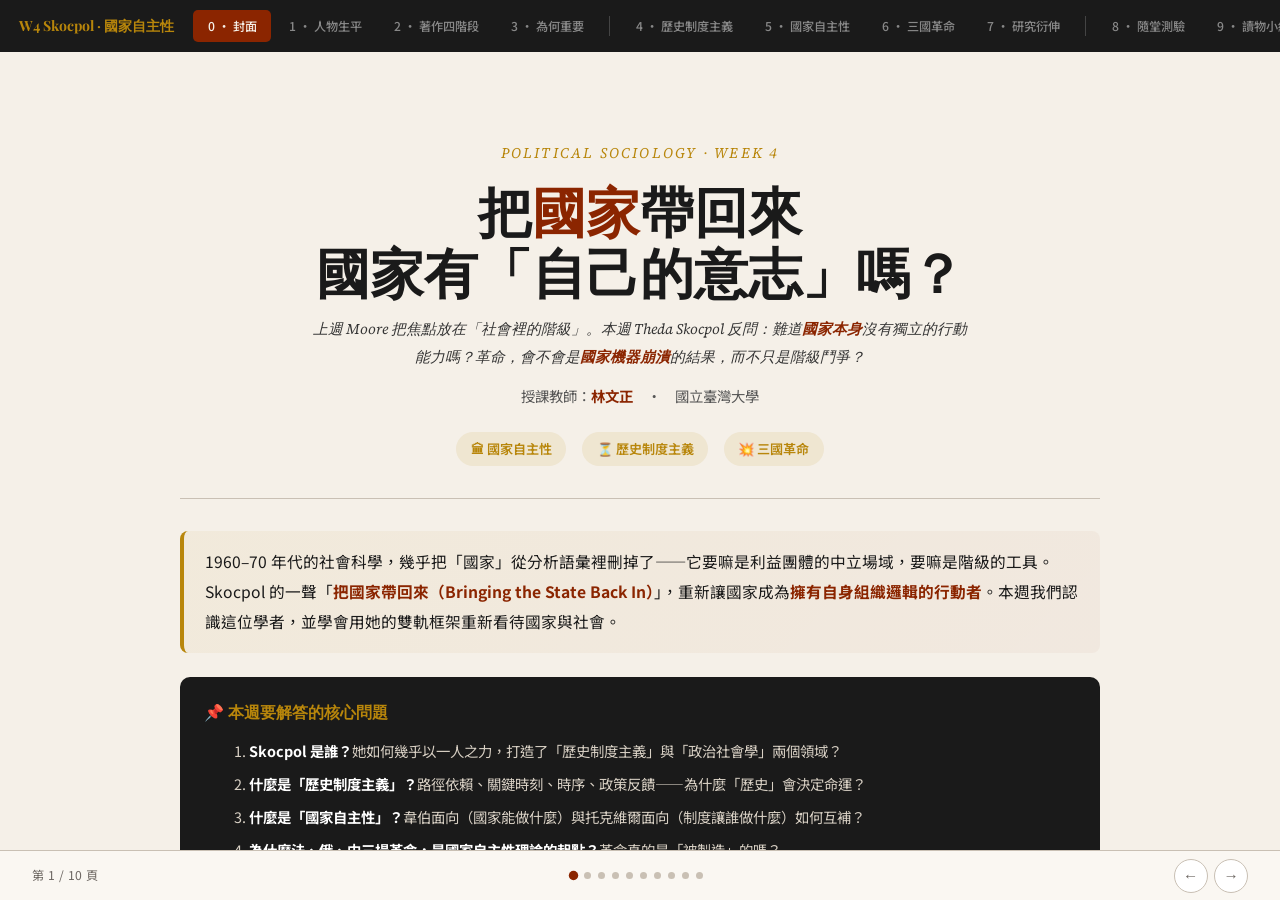
<file: lectures/W4_Skocpol_互動講義.html>
<!DOCTYPE html>
<html lang="zh-TW">
<head>
<meta charset="UTF-8">
<meta name="viewport" content="width=device-width, initial-scale=1.0">
<title>政治社會學 W4 — Skocpol 與國家自主性</title>
<link href="https://fonts.googleapis.com/css2?family=Playfair+Display:ital,wght@0,400;0,700;0,900;1,400&family=Noto+Sans+TC:wght@300;400;500;700;900&family=Source+Serif+4:ital,wght@0,300;0,400;0,600;1,300;1,400&display=swap" rel="stylesheet">
<style>
:root{
  --ink:#1a1a1a;--paper:#f5f0e8;--accent:#8b2500;--accent-light:#c4532b;
  --gold:#b8860b;--sage:#5a6e5a;--muted:#6b6560;--line:#c9c0b4;
  --card-bg:#faf7f2;--blue:#3a5a8c;--purple:#6b4c7a;--teal:#2a7a6e;
  --red:#c0392b;--orange:#d35400;
  --fr:#2a7a6e;   /* 法國 */
  --ru:#6b4c7a;   /* 俄國 */
  --cn:#a8322a;   /* 中國 */
}
*{margin:0;padding:0;box-sizing:border-box}
html,body{height:100%;overflow:hidden}
body{font-family:'Noto Sans TC','Source Serif 4',serif;background:var(--paper);color:var(--ink);line-height:1.85}
.app{display:flex;flex-direction:column;height:100vh}

/* 頂部導航 */
.top-nav{flex-shrink:0;background:#1a1a1a;display:flex;align-items:center;padding:0 1.2rem;height:52px;gap:.2rem;overflow-x:auto;scrollbar-width:none}
.top-nav::-webkit-scrollbar{display:none}
.nav-btn{flex-shrink:0;padding:.45rem .9rem;background:0;border:0;font-family:'Noto Sans TC',sans-serif;font-size:.76rem;font-weight:500;color:#888;cursor:pointer;border-radius:5px;transition:all .25s;white-space:nowrap}
.nav-btn:hover{color:#ccc;background:rgba(255,255,255,.06)}
.nav-btn.active{color:var(--paper);background:var(--accent)}
.nav-title{font-family:'Playfair Display',serif;color:var(--gold);font-size:.88rem;font-weight:700;margin-right:1rem;flex-shrink:0}
.nav-divider{flex-shrink:0;width:1px;height:20px;background:#444;margin:0 .5rem}

/* 頁面 */
.page-container{flex:1;overflow:hidden;position:relative}
.page{position:absolute;inset:0;overflow-y:auto;padding:2.5rem 2rem 4rem;opacity:0;transform:translateX(36px);pointer-events:none;transition:opacity .38s,transform .38s}
.page.active{opacity:1;transform:translateX(0);pointer-events:auto}
.page-inner{max-width:920px;margin:0 auto}

/* 底部 */
.bottom-bar{flex-shrink:0;height:50px;background:#faf7f2;border-top:1px solid var(--line);display:flex;align-items:center;justify-content:space-between;padding:0 2rem}
.page-indicator{font-size:.76rem;color:var(--muted);letter-spacing:.04em}
.page-dots{display:flex;gap:7px}
.dot{width:7px;height:7px;border-radius:50%;background:var(--line);cursor:pointer;transition:all .3s}
.dot.active{background:var(--accent);transform:scale(1.35)}
.arrow-btns{display:flex;gap:.4rem}
.arrow-btn{width:34px;height:34px;border-radius:50%;border:1px solid var(--line);background:#fff;cursor:pointer;display:flex;align-items:center;justify-content:center;font-size:.95rem;color:var(--muted);transition:all .2s}
.arrow-btn:hover{border-color:var(--accent);color:var(--accent)}
.arrow-btn:disabled{opacity:.3;cursor:default}

/* 標題 */
.page h2{font-family:'Playfair Display',serif;font-size:clamp(1.55rem,3vw,2.1rem);font-weight:800;color:var(--ink);margin-bottom:1.2rem;padding-bottom:.5rem;border-bottom:2px solid var(--accent);position:relative}
.page h2::after{content:'';position:absolute;left:0;bottom:-2px;width:60px;height:2px;background:var(--gold)}
.page h2 .mark{color:var(--accent)}
.page h3{font-family:'Playfair Display',serif;font-size:1.2rem;font-weight:700;color:var(--accent);margin:1.6rem 0 .8rem;display:flex;align-items:center;gap:.5rem}
.page h3 .num{display:inline-flex;align-items:center;justify-content:center;width:28px;height:28px;background:var(--accent);color:#fff;border-radius:50%;font-size:.85rem;font-weight:700;flex-shrink:0}
.page h4{font-family:'Playfair Display',serif;font-size:1.02rem;font-weight:700;color:var(--ink);margin:1rem 0 .5rem}
.page p{font-size:.92rem;color:#333;margin-bottom:.7rem;line-height:1.95}
.page p strong{color:var(--accent);font-weight:700}
.page ul,.page ol{margin:.6rem 0 .9rem 1.5rem}
.page li{font-size:.9rem;margin-bottom:.35rem;line-height:1.9;color:#333}
.page li strong{color:var(--ink)}
.section-lead{font-size:.88rem;color:var(--muted);margin:-.3rem 0 .8rem;font-style:italic;font-family:'Source Serif 4',serif}

/* Hero */
.hero{text-align:center;padding:3rem 1rem 2rem;border-bottom:1px solid var(--line);margin-bottom:2rem}
.hero-eyebrow{font-family:'Source Serif 4',serif;font-style:italic;color:var(--gold);font-size:.92rem;letter-spacing:.15em;text-transform:uppercase;margin-bottom:.8rem}
.hero-title{font-family:'Playfair Display',serif;font-size:clamp(2.2rem,5vw,3.4rem);font-weight:900;color:var(--ink);line-height:1.12;margin-bottom:.8rem}
.hero-title .mark{color:var(--accent)}
.hero-sub{font-family:'Source Serif 4',serif;font-size:1.05rem;color:var(--muted);font-style:italic;max-width:660px;margin:0 auto 1.4rem}
.hero-teacher{font-size:.9rem;color:#555;margin-bottom:1.4rem}
.hero-teacher strong{color:var(--accent)}
.hero-meta{display:flex;gap:1rem;justify-content:center;flex-wrap:wrap;font-size:.82rem}
.hero-meta span{padding:.3rem .9rem;background:rgba(184,134,11,.1);border-radius:20px;color:var(--gold);font-weight:600}

/* 人物 hero */
.profile{border-bottom:1px solid var(--line);padding-bottom:1.6rem;margin-bottom:1.6rem;display:flex;gap:1.4rem;align-items:flex-start;flex-wrap:wrap}
.profile-av{flex-shrink:0;width:90px;height:90px;border-radius:12px;background:linear-gradient(135deg,#8b2500,#c4532b);display:flex;align-items:center;justify-content:center;font-family:'Playfair Display',serif;font-weight:900;font-size:2.2rem;color:#fff;box-shadow:0 4px 14px rgba(139,37,0,.25)}
.profile-info{flex:1;min-width:240px}
.profile-info .pname{font-family:'Playfair Display',serif;font-size:1.6rem;font-weight:900;color:var(--ink);line-height:1.15}
.profile-info .prole{font-family:'Source Serif 4',serif;font-size:.9rem;color:var(--gold);font-style:italic;margin:.3rem 0 .6rem}
.hero-tags{display:flex;flex-wrap:wrap;gap:.4rem;margin-top:.6rem}
.tag{padding:.28rem .75rem;background:rgba(139,37,0,.07);color:var(--accent);border-radius:18px;font-size:.74rem;font-weight:500}

.story-lead{font-size:.98rem;color:var(--ink);line-height:1.9;margin-bottom:1.5rem;padding:1rem 1.3rem;background:linear-gradient(135deg,rgba(184,134,11,.06),rgba(139,37,0,.04));border-radius:8px;border-left:4px solid var(--gold)}
.story-lead strong{color:var(--accent)}
.guide-breadcrumb{font-size:.75rem;color:var(--muted);margin-bottom:.6rem;letter-spacing:.02em}
.guide-breadcrumb span{color:var(--accent);font-weight:600}

/* 卡片 */
.card-grid{display:grid;grid-template-columns:repeat(auto-fit,minmax(230px,1fr));gap:1rem;margin:1.2rem 0}
.card{background:var(--card-bg);border-radius:7px;padding:1.1rem 1.2rem;border-top:3px solid var(--accent);box-shadow:0 2px 10px rgba(0,0,0,.04);transition:transform .3s,box-shadow .3s}
.card:hover{transform:translateY(-3px);box-shadow:0 5px 22px rgba(0,0,0,.09)}
.card .icon{font-size:1.4rem;margin-bottom:.4rem}
.card h4{font-family:'Playfair Display',serif;font-size:.98rem;color:var(--accent);margin-bottom:.4rem;margin-top:0}
.card p{font-size:.84rem;color:#555;margin-bottom:0;line-height:1.75}
.card p em{font-style:italic;color:#777}
.card.sage{border-top-color:var(--sage)}.card.sage h4{color:var(--sage)}
.card.blue{border-top-color:var(--blue)}.card.blue h4{color:var(--blue)}
.card.gold{border-top-color:var(--gold)}.card.gold h4{color:var(--gold)}
.card.purple{border-top-color:var(--purple)}.card.purple h4{color:var(--purple)}
.card.teal{border-top-color:var(--teal)}.card.teal h4{color:var(--teal)}

/* 引言框 */
.hl-box{background:rgba(139,37,0,.05);border-left:3px solid var(--accent);padding:1rem 1.2rem;border-radius:0 6px 6px 0;margin:1.1rem 0}
.hl-box p:last-child{margin-bottom:0}
.hl-box h4{margin-top:0;color:var(--accent)}
.hl-box.blue{background:rgba(58,90,140,.05);border-left-color:var(--blue)}.hl-box.blue h4{color:var(--blue)}
.hl-box.sage{background:rgba(90,110,90,.05);border-left-color:var(--sage)}.hl-box.sage h4{color:var(--sage)}
.hl-box.gold{background:rgba(184,134,11,.06);border-left-color:var(--gold)}.hl-box.gold h4{color:var(--gold)}
.hl-box.purple{background:rgba(107,76,122,.05);border-left-color:var(--purple)}.hl-box.purple h4{color:var(--purple)}

/* 中央問題列 */
.questions{background:#1a1a1a;color:#e8e0d4;padding:1.3rem 1.5rem;border-radius:10px;margin:1.2rem 0}
.questions h4{color:var(--gold);margin-top:0;margin-bottom:.7rem;font-size:1rem;font-weight:700}
.questions ol{padding-left:1.3rem;margin-bottom:0}
.questions li{font-size:.9rem;margin-bottom:.4rem;line-height:1.85;color:#d8d0c4}
.questions li strong{color:#fff}

/* 引言（深色 quote） */
.quote{position:relative;background:linear-gradient(135deg,#2d1f1a,#1a1a1a);color:#e8e0d4;padding:1.6rem 1.9rem;border-radius:10px;margin:1.4rem 0}
.quote::before{content:'\201C';position:absolute;top:-.1rem;left:.9rem;font-family:'Playfair Display',serif;font-size:4rem;color:var(--gold);opacity:.22;line-height:1}
.quote p{font-family:'Source Serif 4',serif;font-style:italic;font-size:.95rem;color:#e8e0d4;position:relative;z-index:1;margin-bottom:.6rem}
.quote .attr{font-style:normal;font-size:.8rem;color:var(--gold);text-align:right}

/* 下一頁 */
.next-page{display:flex;align-items:center;justify-content:space-between;background:linear-gradient(135deg,var(--accent),var(--accent-light));color:#fff;padding:1.1rem 1.4rem;border-radius:10px;margin-top:2.2rem;cursor:pointer;transition:transform .3s,box-shadow .3s}
.next-page:hover{transform:translateX(5px);box-shadow:0 6px 20px rgba(139,37,0,.3)}
.np-label{font-size:.72rem;opacity:.8;letter-spacing:.1em;text-transform:uppercase;margin-bottom:.2rem}
.np-title{font-family:'Playfair Display',serif;font-size:1.05rem;font-weight:700}
.np-arrow{font-size:1.4rem;opacity:.8}

/* Spoiler */
.spoiler{cursor:pointer;background:linear-gradient(135deg,rgba(90,110,90,.08),rgba(184,134,11,.06));border-left:3px dashed var(--sage);padding:.8rem 1.1rem;border-radius:0 6px 6px 0;font-size:.85rem;color:var(--sage);max-height:46px;overflow:hidden;transition:max-height .5s ease;line-height:1.85;position:relative;margin:.9rem 0}
.spoiler::after{content:'▼ 點擊展開';position:absolute;right:1rem;top:.85rem;font-size:.72rem;color:var(--muted);font-family:'Source Serif 4',serif;font-style:italic}
.spoiler.revealed{max-height:1500px;color:#333}
.spoiler.revealed::after{content:'▲ 點擊收合';color:var(--sage)}
.spoiler strong{color:var(--accent)}
.spoiler .sp-title{font-weight:700;color:var(--sage)}

/* Tabs */
.tabs{display:flex;gap:.3rem;margin:1.1rem 0 .7rem;border-bottom:2px solid var(--line);overflow-x:auto;scrollbar-width:none}
.tabs::-webkit-scrollbar{display:none}
.tab{padding:.6rem 1.1rem;background:0;border:0;font-family:inherit;font-size:.85rem;font-weight:600;color:var(--muted);cursor:pointer;border-bottom:3px solid transparent;margin-bottom:-2px;transition:all .25s;white-space:nowrap}
.tab:hover{color:var(--accent)}
.tab.active{color:var(--accent);border-bottom-color:var(--accent)}
.tab-panel{display:none}
.tab-panel.active{display:block;animation:fadeIn .3s}
@keyframes fadeIn{from{opacity:0;transform:translateY(6px)}to{opacity:1;transform:none}}

/* 著作主題 */
.theme-group{margin:1.6rem 0}
.theme-label{display:inline-block;padding:.3rem .9rem;border-radius:5px;font-size:.78rem;font-weight:700;letter-spacing:.03em;margin-bottom:.7rem}
.theme-label.rev{background:rgba(139,37,0,.1);color:var(--accent)}
.theme-label.state{background:rgba(90,110,90,.12);color:var(--sage)}
.theme-label.civic{background:rgba(58,90,140,.1);color:var(--blue)}
.theme-label.contemp{background:rgba(107,76,122,.1);color:var(--purple)}
.theme-note{font-size:.85rem;color:#666;line-height:1.8;margin-top:.3rem}
.theme-note strong{color:var(--accent)}

/* 比較表 */
.cmp-table{width:100%;border-collapse:collapse;font-size:.83rem;margin:.8rem 0;border-radius:10px;overflow:hidden;box-shadow:0 3px 14px rgba(0,0,0,.06)}
.cmp-table thead tr{background:#1a1a1a;color:#fff}
.cmp-table th,.cmp-table td{padding:.6rem .8rem;text-align:left;line-height:1.6}
.cmp-table tbody tr:nth-child(even){background:var(--card-bg)}
.cmp-table td:first-child{font-weight:700;color:var(--accent)}

/* 互動雙軌框架 */
.track-grid{display:grid;grid-template-columns:1fr 1fr;gap:1rem;margin:1.1rem 0}
.track-card{background:#fff;border-radius:12px;padding:1.2rem 1.3rem;box-shadow:0 3px 14px rgba(0,0,0,.06);border-top:4px solid #999;cursor:pointer;transition:all .25s;position:relative}
.track-card:hover{transform:translateY(-3px);box-shadow:0 6px 20px rgba(0,0,0,.1)}
.track-card.weber{border-top-color:var(--accent)}
.track-card.tocq{border-top-color:var(--sage)}
.track-card.sel{box-shadow:0 0 0 3px rgba(184,134,11,.4),0 6px 20px rgba(0,0,0,.12)}
.track-card .tk-tag{display:inline-block;padding:.2rem .7rem;border-radius:12px;font-size:.72rem;font-weight:700;color:#fff;margin-bottom:.4rem}
.track-card.weber .tk-tag{background:var(--accent)}
.track-card.tocq .tk-tag{background:var(--sage)}
.track-card h4{margin:.1rem 0 .3rem}
.track-card.weber h4{color:var(--accent)}.track-card.tocq h4{color:var(--sage)}
.track-card .tk-q{font-size:.84rem;color:#555;line-height:1.7;margin:0}
.track-card .tk-hint{position:absolute;right:1rem;bottom:.8rem;font-size:.72rem;color:var(--muted);font-style:italic}
.track-detail{background:var(--card-bg);border-radius:10px;padding:1.1rem 1.3rem;margin:.4rem 0 1rem;border-left:4px solid var(--gold);min-height:90px;transition:border-color .3s}
.track-detail .td-name{font-family:'Playfair Display',serif;font-weight:800;font-size:1.05rem;margin-bottom:.5rem}
.track-detail ul{margin:.3rem 0 .5rem 1.2rem}
.track-detail li{font-size:.85rem;line-height:1.7;margin-bottom:.3rem}
.track-detail li strong{color:var(--ink)}
.track-detail .td-char{font-size:.83rem;color:#555;font-style:italic;border-top:1px dashed var(--line);padding-top:.5rem;margin-top:.2rem}
.track-flow{background:#1a1a1a;border-radius:12px;padding:1.2rem;margin:1rem 0;text-align:center}
.tf-row{display:flex;gap:.6rem;justify-content:center;flex-wrap:wrap;margin:.4rem 0}
.tf-box{padding:.55rem .9rem;border-radius:7px;font-size:.82rem;font-weight:700;color:#fff}
.tf-state{background:var(--accent);font-size:.9rem}
.tf-w{background:rgba(139,37,0,.35);border:1px solid var(--accent-light)}
.tf-t{background:rgba(90,110,90,.4);border:1px solid var(--sage)}
.tf-mid{background:rgba(255,255,255,.1);color:#e8e0d4;font-weight:500;font-size:.8rem}
.tf-out{background:var(--gold)}
.tf-arr{color:var(--gold);font-size:1.1rem;line-height:1}

/* 互動三國革命 */
.revx{background:#fff;border-radius:14px;padding:1.3rem;margin:1.2rem 0;box-shadow:0 4px 20px rgba(0,0,0,.08)}
.rev-btns{display:flex;gap:.5rem;justify-content:center;flex-wrap:wrap;margin-bottom:1.1rem}
.rev-btn{padding:.55rem 1.3rem;border:2px solid var(--line);background:#faf7f2;border-radius:11px;font-family:inherit;font-weight:800;font-size:.92rem;color:var(--muted);cursor:pointer;transition:all .3s}
.rev-btn:hover{border-color:var(--gold)}
.rev-btn.fr.on{background:var(--fr);border-color:var(--fr);color:#fff}
.rev-btn.ru.on{background:var(--ru);border-color:var(--ru);color:#fff}
.rev-btn.cn.on{background:var(--cn);border-color:var(--cn);color:#fff}
.rev-stage{display:grid;grid-template-columns:1fr 1fr 1fr;gap:.7rem;margin:.5rem 0}
.rev-step{background:var(--card-bg);border-radius:10px;padding:.9rem 1rem;border-top:4px solid var(--accent)}
.rev-step .rs-n{font-size:.72rem;font-weight:700;color:var(--accent);font-style:italic;margin-bottom:.3rem}
.rev-step .rs-t{font-weight:800;font-size:.88rem;color:var(--ink);margin-bottom:.4rem}
.rev-step .rs-b{font-size:.82rem;color:#555;line-height:1.65}
.rev-step.s2{border-top-color:var(--gold)}.rev-step.s2 .rs-n{color:#946a09}
.rev-step.s3{border-top-color:var(--sage)}.rev-step.s3 .rs-n{color:var(--sage)}
.rev-common{background:#1a1a1a;color:#e8e0d4;border-radius:10px;padding:1rem 1.2rem;margin-top:.8rem}
.rev-common .rc-h{color:var(--gold);font-family:'Playfair Display',serif;font-weight:700;font-size:.95rem;margin-bottom:.4rem}
.rev-common p{font-size:.85rem;color:#d8d0c4;margin:0;line-height:1.8}
.rev-common strong{color:#fff}

/* 衍伸分類 */
.ext-cat{margin:1.4rem 0}
.ext-cat-title{font-family:'Playfair Display',serif;font-size:1.05rem;font-weight:700;padding:.5rem 0;border-bottom:2px solid var(--line);margin-bottom:.7rem;display:flex;align-items:center;gap:.5rem;color:var(--ink)}
.badge{font-size:.72rem;padding:.2rem .6rem;border-radius:4px;font-weight:700;font-family:'Noto Sans TC',sans-serif}
.badge-method{background:rgba(139,37,0,.1);color:var(--accent)}
.badge-polity{background:rgba(90,110,90,.12);color:var(--sage)}
.badge-party{background:rgba(107,76,122,.1);color:var(--purple)}
.badge-ir{background:rgba(58,90,140,.1);color:var(--blue)}
.badge-welfare{background:rgba(184,134,11,.12);color:#946a09}
.ext-item{padding:.9rem 1.1rem;background:var(--card-bg);border-radius:8px;margin-bottom:.6rem;border-left:3px solid var(--line);box-shadow:0 1px 6px rgba(0,0,0,.03);transition:transform .25s}
.ext-item:hover{transform:translateX(3px)}
.ext-item.m{border-left-color:var(--accent)}.ext-item.po{border-left-color:var(--sage)}.ext-item.pa{border-left-color:var(--purple)}.ext-item.ir{border-left-color:var(--blue)}.ext-item.w{border-left-color:var(--gold)}
.ext-item h5{font-family:'Playfair Display',serif;font-size:.93rem;color:var(--ink);margin-bottom:.25rem}
.ext-item p{font-size:.83rem;color:#666;margin:0;line-height:1.7}
.src-btn{display:inline-block;margin-top:1.2rem;padding:.7rem 1.3rem;background:var(--accent);color:#fff;text-decoration:none;border-radius:6px;font-size:.85rem;font-weight:600;transition:all .3s}
.src-btn:hover{background:var(--accent-light);transform:translateY(-2px)}

/* Quiz */
.quiz-block{background:#fff;border-radius:10px;padding:1.3rem 1.5rem;margin:1rem 0;border:1px solid #e5e0d6;box-shadow:0 2px 8px rgba(0,0,0,.04);position:relative}
.quiz-q-num{position:absolute;top:-12px;left:1.5rem;background:var(--accent);color:#fff;font-family:'Playfair Display',serif;font-weight:700;font-size:.85rem;padding:.25rem .75rem;border-radius:5px;letter-spacing:.05em}
.quiz-question{font-size:.95rem;font-weight:600;color:var(--ink);margin:.4rem 0 .9rem;line-height:1.7}
.quiz-question strong{color:var(--accent)}
.quiz-options{display:flex;flex-direction:column;gap:.55rem;margin-bottom:.7rem}
.quiz-opt{text-align:left;background:#fafaf6;border:1.5px solid #e0d9c8;border-radius:7px;padding:.7rem 1rem;font-size:.88rem;line-height:1.6;color:#333;cursor:pointer;transition:all .2s;font-family:inherit}
.quiz-opt:hover{background:#f5f0e8;border-color:#b8860b}
.quiz-opt.selected-correct{background:linear-gradient(135deg,#d4edd4,#c0e0c0);border-color:#5a8c5a;color:#1e4d1e;font-weight:600}
.quiz-opt.selected-wrong{background:linear-gradient(135deg,#f8d8d4,#efc4be);border-color:#b85040;color:#7a1a10}
.quiz-opt.show-correct{background:#eaf5ea;border-color:#5a8c5a;font-weight:500}
.quiz-explain{font-size:.85rem;line-height:1.8;color:#333;background:linear-gradient(135deg,rgba(184,134,11,.06),rgba(90,110,90,.04));padding:.9rem 1.1rem;border-radius:7px;border-left:3px solid var(--sage);display:none}
.quiz-explain.shown{display:block}
.quiz-explain strong{color:var(--accent)}
.quiz-explain em{color:var(--blue);font-style:normal;font-weight:600}

/* 討論題 */
.discussion-block{background:linear-gradient(135deg,#fff,#faf7f2);border-radius:12px;padding:1.3rem 1.5rem;margin:1.2rem 0;box-shadow:0 4px 18px rgba(0,0,0,.06);border:1px solid rgba(139,37,0,.12)}
.discussion-eyebrow{display:inline-block;padding:.2rem .7rem;background:var(--accent);color:#fff;border-radius:12px;font-size:.7rem;font-weight:700;letter-spacing:.05em;margin-bottom:.6rem}
.discussion-q{font-family:'Playfair Display',serif;font-size:1.02rem;font-weight:700;color:var(--ink);margin-bottom:.7rem;line-height:1.7}
.discussion-q em{color:var(--accent);font-style:normal}
.discussion-block .ctx{font-size:.85rem;color:#555;margin-bottom:.5rem;line-height:1.85}
.discussion-block .ctx strong{color:var(--accent)}

/* 讀物 */
.reading-card{background:#fff;border-radius:10px;padding:1rem 1.2rem;margin:.6rem 0;border-left:4px solid;display:flex;gap:.9rem;align-items:flex-start;box-shadow:0 2px 10px rgba(0,0,0,.04)}
.reading-card.must{border-left-color:var(--accent)}
.reading-card.rec{border-left-color:var(--gold)}
.reading-icon{flex-shrink:0;width:34px;height:34px;border-radius:50%;display:flex;align-items:center;justify-content:center;font-size:.85rem;font-weight:700;color:#fff;font-family:'Playfair Display',serif}
.reading-card.must .reading-icon{background:var(--accent)}
.reading-card.rec .reading-icon{background:var(--gold)}
.reading-body{flex:1}
.reading-title{font-family:'Playfair Display',serif;font-weight:700;font-size:.95rem;color:var(--ink);margin-bottom:.2rem;line-height:1.5}
.reading-meta{font-size:.78rem;color:var(--muted);font-style:italic;margin-bottom:.3rem;font-family:'Source Serif 4',serif}
.reading-note{font-size:.83rem;color:#444;line-height:1.75}
.reading-note strong{color:var(--accent)}

/* RWD */
@media(max-width:780px){
  .page{padding:1.8rem 1rem 3rem}
  .hero-title{font-size:1.9rem}
  .page h2{font-size:1.45rem}
  .track-grid,.rev-stage,.tf-row{grid-template-columns:1fr}
  .rev-stage{grid-template-columns:1fr}
}
</style>
</head>
<body>
<div class="app">

<div class="top-nav">
  <span class="nav-title">W4 Skocpol · 國家自主性</span>
  <button class="nav-btn active" onclick="goPage(0)">0 · 封面</button>
  <button class="nav-btn" onclick="goPage(1)">1 · 人物生平</button>
  <button class="nav-btn" onclick="goPage(2)">2 · 著作四階段</button>
  <button class="nav-btn" onclick="goPage(3)">3 · 為何重要</button>
  <span class="nav-divider"></span>
  <button class="nav-btn" onclick="goPage(4)">4 · 歷史制度主義</button>
  <button class="nav-btn" onclick="goPage(5)">5 · 國家自主性</button>
  <button class="nav-btn" onclick="goPage(6)">6 · 三國革命</button>
  <button class="nav-btn" onclick="goPage(7)">7 · 研究衍伸</button>
  <span class="nav-divider"></span>
  <button class="nav-btn" onclick="goPage(8)">8 · 隨堂測驗</button>
  <button class="nav-btn" onclick="goPage(9)">9 · 讀物小結</button>
</div>

<div class="page-container">

<!-- ============ P0 封面 ============ -->
<div class="page active" data-page="0"><div class="page-inner">
  <div class="hero">
    <div class="hero-eyebrow">Political Sociology · Week 4</div>
    <h1 class="hero-title">把<span class="mark">國家</span>帶回來<br>國家有「自己的意志」嗎？</h1>
    <p class="hero-sub">上週 Moore 把焦點放在「社會裡的階級」。本週 Theda Skocpol 反問：難道<strong>國家本身</strong>沒有獨立的行動能力嗎？革命，會不會是<strong>國家機器崩潰</strong>的結果，而不只是階級鬥爭？</p>
    <div class="hero-teacher">授課教師：<strong>林文正</strong>　·　國立臺灣大學</div>
    <div class="hero-meta">
      <span>🏛 國家自主性</span>
      <span>⏳ 歷史制度主義</span>
      <span>💥 三國革命</span>
    </div>
  </div>

  <div class="story-lead">
    1960–70 年代的社會科學，幾乎把「國家」從分析語彙裡刪掉了——它要嘛是利益團體的中立場域，要嘛是階級的工具。Skocpol 的一聲「<strong>把國家帶回來（Bringing the State Back In）</strong>」，重新讓國家成為<strong>擁有自身組織邏輯的行動者</strong>。本週我們認識這位學者，並學會用她的雙軌框架重新看待國家與社會。
  </div>

  <div class="questions">
    <h4>📌 本週要解答的核心問題</h4>
    <ol>
      <li><strong>Skocpol 是誰？</strong>她如何幾乎以一人之力，打造了「歷史制度主義」與「政治社會學」兩個領域？</li>
      <li><strong>什麼是「歷史制度主義」？</strong>路徑依賴、關鍵時刻、時序、政策反饋——為什麼「歷史」會決定命運？</li>
      <li><strong>什麼是「國家自主性」？</strong>韋伯面向（國家能做什麼）與托克維爾面向（制度讓誰做什麼）如何互補？</li>
      <li><strong>為什麼法、俄、中三場革命，是國家自主性理論的起點？</strong>革命真的是「被製造」的嗎？</li>
      <li><strong>這套理論如何延伸到今天？</strong>從福利國家、政治極化，到當代美國的民主危機。</li>
    </ol>
  </div>

  <h3><span class="num">📖</span>本週路線圖</h3>
  <div class="card-grid">
    <div class="card"><div class="icon">👤</div><h4>P1-3 認識 Skocpol</h4><p>生平、四階段著作、為何她在政治社會學如此重要。</p></div>
    <div class="card blue"><div class="icon">⏳</div><h4>P4 歷史制度主義</h4><p><strong>互動分頁</strong>：核心概念、三大制度主義比較、研究方法。</p></div>
    <div class="card sage"><div class="icon">🏛</div><h4>P5 國家自主性</h4><p><strong>互動雙軌圖</strong>：韋伯面向 vs 托克維爾面向，點擊切換細節。</p></div>
    <div class="card"><div class="icon">💥</div><h4>P6 三國革命</h4><p><strong>互動圖</strong>：法/俄/中——革命的共同結構性密碼。</p></div>
    <div class="card purple"><div class="icon">🌐</div><h4>P7 研究衍伸</h4><p>方法、政體、政黨、國際關係、福利部門五大延伸。</p></div>
    <div class="card gold"><div class="icon">✏️</div><h4>P8-9 測驗 · 讀物</h4><p><strong>選擇題與問答題</strong>、本週讀物與下週預告。</p></div>
  </div>

  <div class="next-page" onclick="goPage(1)">
    <div><div class="np-label">下一頁</div><div class="np-title">P1 · 人物與生平</div></div>
    <div class="np-arrow">→</div>
  </div>
</div></div>
<!-- ============ /P0 ============ -->


<!-- P1 人物生平 -->
<div class="page" data-page="1"><div class="page-inner">
  <div class="guide-breadcrumb">認識 Skocpol · <span>人物生平</span></div>
  <div class="profile">
    <div class="profile-av">TS</div>
    <div class="profile-info">
      <div class="pname">Theda Skocpol</div>
      <div class="prole">Victor S. Thomas Professor of Government and Sociology, Harvard University（1947–）</div>
      <div class="hero-tags"><span class="tag">歷史制度主義</span><span class="tag">國家自主性</span><span class="tag">比較革命</span><span class="tag">美國福利國家</span><span class="tag">公民參與</span><span class="tag">茶黨研究</span></div>
    </div>
  </div>
  <p>Skocpol 是當代最具影響力的<strong>政治社會學家</strong>與<strong>比較歷史學者</strong>之一。她開創了<strong>歷史制度主義</strong>研究取徑，提出<strong>國家自主性</strong>理論，從根本改變了社會科學看待國家與社會關係的方式。</p>

  <h3><span class="num">①</span>從農家女孩到哈佛教授</h3>
  <p>成長於密西根州農業家庭，父母為教師、祖父母務農。就讀<strong>密西根州立大學</strong>榮譽學程時，受 C. Wright Mills 與 Barrington Moore 著作啟發。大學時代與丈夫 Bill 赴密西西比州參與民權運動教育計畫，影響深遠。</p>
  <p>進入<strong>哈佛大學</strong>社會學博士班，師從 <strong>Barrington Moore</strong>（上週的主角）與 <strong>Seymour Martin Lipset</strong>。博士論文比較法、俄、中三國革命，她自稱「幾乎要了她的命」，但最終成為經典。曾任教芝加哥大學（1981–86），後回歸哈佛。因性別歧視申訴案遭排擠十五年，最終以學術成就贏得政治學系的接納。</p>

  <h3><span class="num">②</span>學術地位與公共參與</h3>
  <p>曾任<strong>美國政治學會會長</strong>、<strong>社會科學史學會會長</strong>、<strong>哈佛文理研究院院長</strong>。2007 年獲 <strong>Johan Skytte 政治學獎</strong>（政治學界最高榮譽之一）。創辦<strong>學者策略網絡</strong>（Scholars Strategy Network），致力於將社會科學研究帶入公共政策對話。</p>

  <div class="hl-box gold"><h4>🔗 與上週的連結</h4><p>注意：Skocpol 的指導教授正是上週的 <strong>Barrington Moore</strong>。但她沒有止步於「階級分析」——她要追問一個 Moore 較少著墨的問題：<strong>國家機器本身</strong>，在革命與改革中扮演了什麼角色？</p></div>

  <div class="next-page" onclick="goPage(2)"><div><div class="np-label">下一頁</div><div class="np-title">P2 · 著作的四個主題階段</div></div><div class="np-arrow">→</div></div>
</div></div>

<!-- P2 著作四階段 -->
<div class="page" data-page="2"><div class="page-inner">
  <div class="guide-breadcrumb">認識 Skocpol · <span>著作四階段</span></div>
  <h2>著作與<span class="mark">主題分類</span></h2>
  <p>Skocpol 的研究生涯可分為四個主題階段。她並非固守單一議題，而是不斷追問新的「大問題」，同時在方法上持續演進——從依賴二手文獻，到挖掘政府統計，再到親自田野訪談。</p>

  <div class="theme-group">
    <div class="theme-label rev">主題一：比較革命與國家理論（1975–1985）</div>
    <div class="card-grid">
      <div class="card"><h4>《國家與社會革命》1979</h4><p><em>States and Social Revolutions</em>——比較法、俄、中三國，主張革命的結構性條件：國家組織必須先在與上層階級的衝突中崩潰，才為下層反抗開路。依賴二手歷史文獻的系統比較。</p></div>
      <div class="card"><h4>《把國家帶回來》1985</h4><p><em>Bringing the State Back In</em>——與 Evans、Rueschemeyer 合編。確立國家自主性理論，源於 SSRC 工作小組，系統闡述國家作為自主行動者的分析框架。</p></div>
    </div>
    <p class="theme-note"><strong>轉向動力：</strong>完成革命研究後追問「民主資本主義中的改革從何而來？」Skowronek 的美國國家建構研究與 Shefter 的政黨—國家比較，提供了轉入美國政治的理論橋樑。Tilly 的「戰爭—國家建構」理論啟發她關注南北戰爭對美國的影響。</p>
  </div>

  <div class="theme-group">
    <div class="theme-label state">主題二：美國國家建構與福利政策（1986–1995）</div>
    <div class="card-grid">
      <div class="card sage"><h4>《保護士兵與母親》1992</h4><p><em>Protecting Soldiers and Mothers</em>——揭示美國 20 世紀初已是「早熟福利國家」：南北戰爭退伍軍人年金的支出與涵蓋範圍超越同期德、英。她自稱「最喜歡的書」，首次大量使用政府統計數據。</p></div>
      <div class="card sage"><h4>從「國家中心」到「政體中心」</h4><p>此書標誌理論轉向：承認社會運動、壓力團體聯盟與政黨同樣重要，分析框架擴展為「政體取徑」。她寫道：「我的國家中心理論框架已演化為完整的政體取徑。」</p></div>
    </div>
    <p class="theme-note"><strong>關注焦點：</strong>恩庇政治如何塑造美國獨特的社會政策路徑？為何美國的福利國家以退伍軍人和母親（而非工人階級）為核心受益者？制度結構如何賦予婦女組織不成比例的政策影響力？</p>
  </div>

  <div class="theme-group">
    <div class="theme-label civic">主題三：公民社會與會員組織（1996–2009）</div>
    <div class="card-grid">
      <div class="card blue"><h4>《衰落的民主》2003</h4><p><em>Diminished Democracy</em>——追蹤美國 58 個百萬以上成員的大型聯邦式會員組織。1960 年代後急速衰退，留下「更多組織但更少成員」的局面。自建原創組織數據庫。</p></div>
      <div class="card blue"><h4>學者策略網絡 2009–</h4><p>Scholars Strategy Network——將公民組織研究洞見付諸實踐，創建跨學科學者的聯邦式組織，將研究轉譯為兩頁政策摘要。全美 30 多個分會，包括保守州。</p></div>
    </div>
    <p class="theme-note"><strong>轉向動力：</strong>與 Putnam 的「社會資本」論辯論。Skocpol 不同意將社會資本化約為個人態度與地方網絡，主張必須關注<strong>全國性聯邦式會員組織</strong>的歷史角色。</p>
  </div>

  <div class="theme-group">
    <div class="theme-label contemp">主題四：當代美國政治與民主危機（2010–迄今）</div>
    <div class="card-grid">
      <div class="card purple"><h4>《茶黨》2012</h4><p>與 Williamson 合著。首次採用田野調查，親赴保守地區訪談草根右翼運動者，結合全國組織數據庫與媒體分析。約 900 個地方茶黨組織被系統記錄。</p></div>
      <div class="card purple"><h4>科赫網絡與八縣追蹤</h4><p>追蹤右翼富豪網絡如何透過<strong>組織（非僅金錢）</strong>改變共和黨。2016 年後在賓州、俄亥俄、北卡、威斯康辛各選兩縣，持續訪談地方領袖，觀察華府政策如何「落地」。</p></div>
      <div class="card purple"><h4>民主危機分析 2025</h4><p>將川普二任政權定性為「腐敗的家產制政權」，提出「McConnellism」概念（利用準法律形式推動威權少數控制），建議民主黨聚焦州級選舉與基層人際網絡。</p></div>
    </div>
    <p class="theme-note"><strong>轉向動力：</strong>她意識到量化模型無法解釋川普現象——茶黨田野研究比所有預測模型更早洞察民粹右翼的深層動力。方法全面擁抱田野調查與面對面訪談。</p>
  </div>

  <div class="next-page" onclick="goPage(3)"><div><div class="np-label">下一頁</div><div class="np-title">P3 · 為何她如此重要？</div></div><div class="np-arrow">→</div></div>
</div></div>

<!-- P3 為何重要 -->
<div class="page" data-page="3"><div class="page-inner">
  <div class="guide-breadcrumb">認識 Skocpol · <span>學術貢獻</span></div>
  <h2>為何她在政治社會學中<span class="mark">如此重要？</span></h2>
  <p>Skocpol 的重要性不僅在於她是傑出學者，更在於她<strong>幾乎以一人之力，打造了兩個學術領域的制度基礎</strong>。</p>
  <div class="card-grid">
    <div class="card"><div class="icon">🔬</div><h4>方法論革新</h4><p>示範如何以比較歷史方法處理宏觀因果問題，結合量化、檔案、田野。主張「對重要問題的好答案，比對瑣碎問題的精確答案更有價值」。</p></div>
    <div class="card"><div class="icon">🏛️</div><h4>「把國家帶回來」</h4><p>在社會中心論盛行時，主張國家是擁有自主行動能力的組織結構，從根本改變比較政治學的分析框架。</p></div>
    <div class="card"><div class="icon">🌍</div><h4>跨學科制度建構</h4><p>創建 ASA 的「政治社會學」與「比較歷史社會學」分會，以及 APSA「政治與歷史」分會。在兩個學科都建設了制度。</p></div>
    <div class="card"><div class="icon">📢</div><h4>學術與公共的橋樑</h4><p>創辦學者策略網絡，鼓勵學者將研究翻譯為平易摘要，連結公民社會與政策制定者。</p></div>
    <div class="card"><div class="icon">🔄</div><h4>學科語言的翻譯者</h4><p>政治學家說「利益團體」、社會學家說「階級」，講的卻是同一項研究。她運用社會學概念回答政治學問題。</p></div>
    <div class="card"><div class="icon">🗳️</div><h4>理論與田野的連結</h4><p>從茶黨田野到八縣追蹤，始終堅持「走出去」。發現保守地區的人只要感受到尊重，就願意深談。</p></div>
  </div>
  <div class="quote"><p>社會科學必須回答學術界以外的人也會關心的問題。我們不再處在一個學術界可以無限自我指涉、自我成長的時代了。</p><div class="attr">— Theda Skocpol，2025 年訪談</div></div>

  <div class="next-page" onclick="goPage(4)"><div><div class="np-label">下一頁</div><div class="np-title">P4 · 歷史制度主義是什麼？</div></div><div class="np-arrow">→</div></div>
</div></div>

<!-- P4 歷史制度主義 -->
<div class="page" data-page="4"><div class="page-inner">
  <div class="guide-breadcrumb">理論核心 · <span>歷史制度主義</span></div>
  <h2>歷史制度主義<span class="mark">是什麼？</span></h2>
  <div class="story-lead">歷史制度主義（Historical Institutionalism, HI）是新制度主義三大分支之一，強調<strong>制度如何隨時間演化</strong>，以及<strong>歷史時序為何重要</strong>。核心問題：面對相似壓力時，不同國家為何走上截然不同的發展路徑？</div>

  <div class="tabs">
    <button class="tab active" onclick="switchTab(this,'it-core')">核心概念</button>
    <button class="tab" onclick="switchTab(this,'it-cmp')">三大制度主義比較</button>
    <button class="tab" onclick="switchTab(this,'it-meth')">研究方法</button>
  </div>

  <div class="tab-panel active" id="it-core">
    <div class="card-grid">
      <div class="card"><h4>路徑依賴</h4><p>制度走上某條路徑後，轉換成本隨時間遞增而自我強化。行動者投入制度特定技能的資源越多，越不可能轉向替代制度。</p></div>
      <div class="card"><h4>關鍵時刻</h4><p>特定歷史節點上制度約束力鬆動，行動者得以做出影響深遠的選擇。革命、戰爭、經濟危機皆可構成。Capoccia &amp; Kelemen (2007) 系統化此概念。</p></div>
      <div class="card"><h4>時序與因果</h4><p>事件先後順序影響結果。如 Ertman 指出，歐洲國家建構型態取決於地緣競爭開始時、現代官僚技術是否已出現。</p></div>
      <div class="card"><h4>政策反饋</h4><p>已建立的政策重塑政治格局——創造新利益團體、改變公民參與方式、影響認知框架。Pierson (1993) 闡明「當結果變成原因」的制度動態。</p></div>
    </div>
  </div>

  <div class="tab-panel" id="it-cmp">
    <h4>新制度主義三大取徑比較</h4>
    <div style="overflow-x:auto"><table class="cmp-table"><thead><tr><th>面向</th><th>歷史制度主義</th><th>理性選擇制度主義</th><th>社會學制度主義</th></tr></thead><tbody>
      <tr><td>行動者假設</td><td>兼容理性與文化</td><td>理性自利、效用最大化</td><td>受文化規範與合法性驅動</td></tr>
      <tr><td>制度定義</td><td>正式與非正式規則、組織結構</td><td>博弈規則、協調均衡</td><td>文化認知框架、規範</td></tr>
      <tr><td>變遷解釋</td><td>路徑依賴＋關鍵時刻</td><td>均衡打破與重建</td><td>制度同構與擴散</td></tr>
      <tr><td>核心方法</td><td>比較歷史分析、過程追蹤</td><td>形式模型、博弈論</td><td>個案研究、論述分析</td></tr>
      <tr><td>權力觀</td><td>強調不對稱的權力分配</td><td>較少關注權力不對稱</td><td>關注文化霸權</td></tr>
      <tr><td>光譜位置</td><td>居中，兼採兩端之長</td><td>偏理性端</td><td>偏文化端</td></tr>
    </tbody></table></div>
    <p class="theme-note"><strong>Hall &amp; Taylor (1996)</strong> 歸納 HI 四大特徵：廣義的制度—行動者關係、強調權力不對稱、以路徑依賴與非預期後果解釋制度發展、將制度視為因果鏈一環而非唯一因素。</p>
  </div>

  <div class="tab-panel" id="it-meth">
    <h4>HI 的研究方法特色</h4>
    <p><strong>比較歷史分析：</strong>少數個案的深入比較。Skocpol 的三國革命即為經典——以最大相似與最大差異體系設計（呼應 W2）識別關鍵變項。</p>
    <p><strong>過程追蹤：</strong>追溯因果鏈條的每個環節，確認機制是否真正運作，如偵探式推理。</p>
    <p><strong>反事實推理：</strong>考察「如果關鍵時刻做出不同選擇會如何」。指明「為何某些路徑未被走上」與「為何走上這條路徑」同等重要。</p>
    <p><strong>方法折衷主義：</strong>Skocpol 強調不被單一方法捕獲：「能量化就量化，不能就用其他方式。」她的生涯從二手文獻、到政府統計、到面對面訪談，方法不斷擴展，但始終保持大圖景與細節的平衡。</p>
  </div>

  <div class="next-page" onclick="goPage(5)"><div><div class="np-label">下一頁</div><div class="np-title">P5 · 國家自主性：互動雙軌框架</div></div><div class="np-arrow">→</div></div>
</div></div>

<!-- P5 國家自主性（互動雙軌） -->
<div class="page" data-page="5"><div class="page-inner">
  <div class="guide-breadcrumb">理論核心 · <span>國家自主性</span></div>
  <h2>國家自主性的概念<span class="mark">如何形成？</span></h2>

  <h3><span class="num">①</span>時代背景：為何需要「把國家帶回來」？</h3>
  <p>1960–70 年代主流社會科學有三大取徑，它們<strong>共同的盲點</strong>是忽視國家本身的組織能力與自主行動潛力：</p>
  <div class="card-grid">
    <div class="card"><h4>多元主義</h4><p>國家是利益團體競爭的中立場域，本身沒有獨立偏好。「國家」一詞幾乎不被使用。</p></div>
    <div class="card"><h4>結構功能主義</h4><p>Parsons 等將政治系統視為滿足社會需求的功能子系統，國家角色被化約為「維持系統整合」的工具。</p></div>
    <div class="card"><h4>馬克思主義</h4><p>國家是資產階級統治工具或階級鬥爭場域。即使承認「相對自主性」，核心解釋力仍在階級結構。</p></div>
  </div>
  <p><strong>更深的時代脈絡：</strong>二戰後美國社會科學刻意將「國家」從分析語彙中刪除——因為國家自主性被等同於極權主義的「國家強制」。Skocpol 呼籲回歸<strong>韋伯式</strong>的理解：國家不等於獨裁，而是一種具有自身組織邏輯的行政與強制結構。</p>

  <h3><span class="num">②</span>核心框架：互動雙軌（點卡片切換）</h3>
  <p class="section-lead">Skocpol 在 2019 年訪談中明確指出，分析國家必須<strong>兩軌並用</strong>。點下方任一張卡片，看它各自關注什麼。</p>
  <div class="track-grid">
    <div class="track-card weber sel" data-tk="weber" onclick="selectTrack('weber')">
      <span class="tk-tag">韋伯面向</span>
      <h4>國家「能做什麼」</h4>
      <p class="tk-q">國家的行政—軍事組織，能否獨立於社會力量行動？</p>
      <span class="tk-hint">👆 點擊看細節</span>
    </div>
    <div class="track-card tocq" data-tk="tocq" onclick="selectTrack('tocq')">
      <span class="tk-tag">托克維爾面向</span>
      <h4>制度「讓誰做什麼」</h4>
      <p class="tk-q">制度結構如何塑造行動者的聯盟方式與利益認知？</p>
      <span class="tk-hint">👆 點擊看細節</span>
    </div>
  </div>
  <div class="track-detail" id="track-detail">
    <div class="td-name" style="color:var(--accent)">韋伯面向：國家的組織自主性</div>
    <p style="font-size:.85rem;color:#444;margin:0 0 .4rem"><strong>核心問題：</strong>國家的行政—軍事組織，能否獨立於社會力量採取行動？</p>
    <ul>
      <li>官僚體系的<strong>專業化</strong>——是否有獨立於政治任命的常任文官？</li>
      <li>國家的<strong>財政自主</strong>——稅收是否獨立於特定社會群體？</li>
      <li><strong>官僚社群</strong>是否擁有自己的世界觀與集體行動能力？</li>
      <li>國家的<strong>強制與資訊能力</strong>——軍事、警察、情報的組織形態</li>
    </ul>
    <div class="td-char">國家自主性是「變項」，非常量。瑞典預現代官僚國家比英國更早主動診斷社會問題；法國舊政權的國家能力被貴族反抗削弱。分析的是國家「能做什麼」。</div>
  </div>

  <div class="track-flow">
    <div class="tf-row"><div class="tf-box tf-state">國 家（行政官僚 ∙ 軍事 ∙ 法律）</div></div>
    <div class="tf-row"><span class="tf-arr">↕ 雙向互動，非單向決定 ↕</span></div>
    <div class="tf-row"><div class="tf-box tf-w">韋伯面向：能做什麼</div><div class="tf-box tf-t">托克維爾面向：讓誰做什麼</div></div>
    <div class="tf-row"><span class="tf-arr">↓ 共同作用於 ↓</span></div>
    <div class="tf-row"><div class="tf-box tf-mid">社會結構</div><div class="tf-box tf-mid">組織動員</div><div class="tf-box tf-mid">國際壓力</div></div>
    <div class="tf-row"><span class="tf-arr">↓</span></div>
    <div class="tf-row"><div class="tf-box tf-out">政策結果 ∙ 制度變遷 ∙ 革命或改革</div></div>
  </div>

  <h3><span class="num">③</span>不是王權與菁英的混合體</h3>
  <p>國家自主性<strong>不等於</strong>君主專制或菁英統治。Skocpol 恰恰指出王權與貴族之間的<strong>矛盾性</strong>：法國王權的改革需求與貴族的反抗衝突，削弱了國家、為革命開路。在現代民主中，國家自主性來源更多元：官僚專業知識、制度慣性、公眾政治無知。<strong>國家自主性是一個分析工具，測量國家行動者在特定脈絡下偏離主要社會階級利益的程度。</strong></p>

  <div class="next-page" onclick="goPage(6)"><div><div class="np-label">下一頁</div><div class="np-title">P6 · 三國革命：國家自主性的起點</div></div><div class="np-arrow">→</div></div>
</div></div>

<!-- P6 三國革命（互動） -->
<div class="page" data-page="6"><div class="page-inner">
  <div class="guide-breadcrumb">理論應用 · <span>三國革命</span></div>
  <h2>三國革命<span class="mark">：</span>國家自主性的起點</h2>
  <div class="story-lead">Skocpol 的成名作《國家與社會革命》（1979）比較<strong>法、俄、中</strong>三場革命。她的驚人主張：革命<strong>不是被「製造」出來的</strong>——不是革命者的意識形態或單純的階級鬥爭造成，而是<strong>舊政權的國家機器先崩潰</strong>，加上<strong>農民有能力起義</strong>，兩者匯合的結構性產物。點下方按鈕，看每個國家如何符合這個共同結構。</div>

  <div class="revx">
    <div class="rev-btns">
      <button class="rev-btn fr on" onclick="pickRev('fr',this)">🇫🇷 法國 1789</button>
      <button class="rev-btn ru" onclick="pickRev('ru',this)">🇷🇺 俄國 1917</button>
      <button class="rev-btn cn" onclick="pickRev('cn',this)">🇨🇳 中國 1949</button>
    </div>
    <p class="section-lead" style="text-align:center">目前檢視：<strong id="rev-cur" style="color:var(--fr)">法國 1789</strong></p>
    <div class="rev-stage">
      <div class="rev-step s1"><div class="rs-n">① 舊政權的國家危機</div><div class="rs-t">國家機器為何崩潰</div><div class="rs-b" id="rs1">財政破產＋對外戰爭壓力下，王權想改革徵稅，卻被<strong>貴族（三級會議）抵制</strong>。舊政權的國家機器在與上層階級的衝突中癱瘓。</div></div>
      <div class="rev-step s2"><div class="rs-n">② 農民起義的能力</div><div class="rs-t">下層為何能反抗</div><div class="rs-b" id="rs2">法國農民擁有<strong>緊密的村社共同體</strong>與反封建傳統，趁國家虛弱大規模起事，攻擊地主與封建特權。</div></div>
      <div class="rev-step s3"><div class="rs-n">③ 革命後的新國家</div><div class="rs-t">結果是什麼</div><div class="rs-b" id="rs3">推翻舊制度，最終由<strong>拿破崙</strong>建立起更<strong>中央集權的官僚國家</strong>——比舊政權更強大。</div></div>
    </div>
    <div class="rev-common">
      <div class="rc-h">🔑 三場革命的共同密碼（Skocpol 的核心論點）</div>
      <p><strong>國際壓力 → 舊國家機器崩潰 ＋ 農民起義能力 → 社會革命 → 更中央集權的官僚國家。</strong>革命不是由意識形態「發動」的，而是<strong>結構性危機</strong>的產物。這正是「國家自主性」理論的起點——國家的組織能力（能否承受壓力、能否鎮壓）本身，才是關鍵變項。</p>
    </div>
  </div>

  <div class="hl-box gold"><h4>🔗 串起 W2 與 W3</h4><p>還記得嗎？<strong>W2</strong> 用法俄中當作「最大差異法（MDSD）」的例子——背景天差地遠卻都革命；<strong>W3</strong> 的 Moore 決策樹也把中俄歸為「共產」路徑。Skocpol 在這裡給出了 Moore 較少強調的答案：別只看階級，<strong>先看國家機器有沒有垮</strong>。</p></div>

  <div class="next-page" onclick="goPage(7)"><div><div class="np-label">下一頁</div><div class="np-title">P7 · 研究衍伸分類</div></div><div class="np-arrow">→</div></div>
</div></div>

<!-- P7 研究衍伸 -->
<div class="page" data-page="7"><div class="page-inner">
  <div class="guide-breadcrumb">理論發展 · <span>研究衍伸</span></div>
  <h2>研究<span class="mark">衍伸分類</span></h2>
  <p>依<strong>方法論創新</strong>與<strong>研究對象</strong>（政體、政黨、國際關係、福利部門）兩大軸線，後繼學者把 Skocpol 的歷史制度主義推向五個方向：</p>

  <div class="ext-cat">
    <div class="ext-cat-title"><span class="badge badge-method">方法論</span>制度變遷理論的方法革新</div>
    <div class="ext-item m"><h5>漸進式制度變遷理論</h5><p><strong>Thelen (2004)、Mahoney &amp; Thelen (2010)：</strong>修正 HI 過度強調「關鍵時刻」的傾向，提出四種漸進變遷機制——層疊、漂移、轉換、取代，使 HI 能解釋「沒有關鍵時刻的變遷」。</p></div>
    <div class="ext-item m"><h5>HI 與實踐理論的結合</h5><p><strong>Pouliot (2020) 等：</strong>將 HI 的「層疊」與 Bourdieu 式實踐理論結合，提出「拉力型能動性」——實踐網絡使某些行動比其他行動更可行，導引制度變遷方向。</p></div>
  </div>

  <div class="ext-cat">
    <div class="ext-cat-title"><span class="badge badge-polity">政體</span>威權主義、民主韌性與國家能力</div>
    <div class="ext-item po"><h5>新家產制與威權主義</h5><p><strong>Skocpol (2025)、Hanson &amp; Kopstein (2024)：</strong>將當代美國政治定性為「家產制政權」。「McConnellism」指利用準法律形式推動威權少數控制，與 MAGA 的法外強制互補。</p></div>
    <div class="ext-item po"><h5>草根組織與民主韌性</h5><p><strong>Skocpol (2012, 2025)：</strong>從茶黨到反川普運動，展示 HI 框架的當代應用。強調聯邦式基層組織（地方—州—全國三層）對民主韌性的關鍵作用。</p></div>
  </div>

  <div class="ext-cat">
    <div class="ext-cat-title"><span class="badge badge-party">政黨</span>極化、捐助者網絡與政黨轉型</div>
    <div class="ext-item pa"><h5>政治極化的制度機制</h5><p><strong>Pierson &amp; Schickler (2024)：</strong>《黨派國家》用 HI 框架解釋美國政治極化如何透過政策反饋、選區劃分、初選制度形成正反饋迴路。</p></div>
    <div class="ext-item pa"><h5>富豪捐助者網絡的組織分析</h5><p><strong>Skocpol 等：</strong>追蹤科赫網絡如何透過組織建設（非僅金錢）改變共和黨。追蹤人員流動而非僅追蹤資金——「你無法隱藏人員」。</p></div>
  </div>

  <div class="ext-cat">
    <div class="ext-cat-title"><span class="badge badge-ir">國際關係</span>國際制度的路徑依賴與變遷</div>
    <div class="ext-item ir"><h5>國際制度中的 HI</h5><p><strong>Fioretos (2011)、Rixen &amp; Viola (2016)：</strong>將 HI 引入 IR，分析國際制度的路徑依賴與「黏著性」。聯合國秘書長遴選的「層疊式」改革、歐盟「歐洲學期」的漸進演化都是體現。</p></div>
  </div>

  <div class="ext-cat">
    <div class="ext-cat-title"><span class="badge badge-welfare">福利與非營利</span>社會政策的制度動態</div>
    <div class="ext-item w"><h5>福利國家的隱性退縮</h5><p><strong>Hacker (2004)：</strong>美國社會政策如何在「不改變制度」表象下，透過「漂移」機制實質退縮——風險被私有化，但正式結構未被拆除。</p></div>
    <div class="ext-item w"><h5>非營利部門的制度多樣性</h5><p><strong>Anheier &amp; Salamon、Plaček 等 (2022)：</strong>以 HI 分析各國非營利部門的多樣性。疫情研究發現捷克非營利組織的危機回應深受先前制度軌跡制約——路徑依賴不僅適用於國家，也適用於第三部門。</p></div>
  </div>

  <a href="https://sociologica.unibo.it/article/view/23285" target="_blank" class="src-btn">📄 閱讀完整訪談原文（Sociologica, 2025）→</a>
  <p style="margin-top:1rem;font-size:.8rem;color:#999">資料來源：Skocpol &amp; Amenta (2025), <em>Sociologica</em> V.19 N.3 ｜ Skocpol &amp; Schickler (2019), <em>Annual Review of Political Science</em> 22:1–16</p>

  <div class="next-page" onclick="goPage(8)"><div><div class="np-label">下一頁</div><div class="np-title">P8 · 隨堂測驗與課堂討論</div></div><div class="np-arrow">→</div></div>
</div></div>

<!-- P8 測驗 + 討論 -->
<div class="page" data-page="8"><div class="page-inner">
  <div class="guide-breadcrumb">第 8 章 · <span>隨堂測驗與討論</span></div>
  <h2>隨堂測驗<span class="mark">：</span>選擇題</h2>
  <p class="section-lead">點選你認為正確的選項，系統會立刻標出正解並顯示解析。</p>

  <div class="quiz-block">
    <div class="quiz-q-num">Q1</div>
    <div class="quiz-question">「把國家帶回來（Bringing the State Back In）」這個主張，最直接挑戰的是哪一種看法？</div>
    <div class="quiz-options">
      <button class="quiz-opt" data-correct="false">(A) 認為國家擁有過大權力的極權主義</button>
      <button class="quiz-opt" data-correct="true">(B) 把國家僅當成利益團體場域或階級工具、忽視其自主性的取徑</button>
      <button class="quiz-opt" data-correct="false">(C) 主張經濟發展帶來民主的現代化理論</button>
      <button class="quiz-opt" data-correct="false">(D) 強調文化與認同的社會學制度主義</button>
    </div>
    <div class="quiz-explain"><strong>✅ 答案：B</strong><br>1960–70 年代的多元主義（國家＝中立場域）、結構功能主義（國家＝功能子系統）、馬克思主義（國家＝階級工具）<em>共同忽視</em>了國家本身的組織自主性。Skocpol 主張國家是<em>擁有自身組織邏輯的行動者</em>。</div>
  </div>

  <div class="quiz-block">
    <div class="quiz-q-num">Q2</div>
    <div class="quiz-question">根據 Skocpol《國家與社會革命》，法、俄、中三場革命的<strong>共同結構性條件</strong>是？</div>
    <div class="quiz-options">
      <button class="quiz-opt" data-correct="false">(A) 革命者擁有正確的意識形態</button>
      <button class="quiz-opt" data-correct="true">(B) 舊政權國家機器崩潰 ＋ 農民具備起義能力</button>
      <button class="quiz-opt" data-correct="false">(C) 三國都已高度工業化</button>
      <button class="quiz-opt" data-correct="false">(D) 三國都有強大的都市資產階級</button>
    </div>
    <div class="quiz-explain"><strong>✅ 答案：B</strong><br>Skocpol 主張革命<em>不是被「製造」</em>的：先是國家機器在國際壓力與上層階級衝突中崩潰，加上農民（村社共同體）有能力起義，兩者匯合才產生社會革命，最後往往催生一個<em>更中央集權的官僚國家</em>。</div>
  </div>

  <div class="quiz-block">
    <div class="quiz-q-num">Q3</div>
    <div class="quiz-question">關於「韋伯面向」與「托克維爾面向」，下列配對何者<strong>正確</strong>？</div>
    <div class="quiz-options">
      <button class="quiz-opt" data-correct="true">(A) 韋伯面向＝國家「能做什麼」；托克維爾面向＝制度「讓誰做什麼」</button>
      <button class="quiz-opt" data-correct="false">(B) 韋伯面向＝文化認同；托克維爾面向＝官僚財政</button>
      <button class="quiz-opt" data-correct="false">(C) 兩者都只關注國家的軍事能力</button>
      <button class="quiz-opt" data-correct="false">(D) 托克維爾面向主張國家沒有自主性</button>
    </div>
    <div class="quiz-explain"><strong>✅ 答案：A</strong><br>韋伯面向看國家的<em>組織自主性</em>（官僚專業化、財政自主、強制能力）——國家「能做什麼」；托克維爾面向看<em>制度的塑造效果</em>（政黨體系、否決點、認知框架）——制度「讓誰做什麼」。1992 年後 Skocpol 轉向「政體取徑」，正因光有韋伯面向不夠。</div>
  </div>

  <div class="quiz-block">
    <div class="quiz-q-num">Q4</div>
    <div class="quiz-question">下列何者<strong>不是</strong>歷史制度主義（HI）的核心概念？</div>
    <div class="quiz-options">
      <button class="quiz-opt" data-correct="false">(A) 路徑依賴</button>
      <button class="quiz-opt" data-correct="false">(B) 關鍵時刻</button>
      <button class="quiz-opt" data-correct="false">(C) 政策反饋</button>
      <button class="quiz-opt" data-correct="true">(D) 效用最大化的形式博弈模型</button>
    </div>
    <div class="quiz-explain"><strong>✅ 答案：D</strong><br>「效用最大化的形式博弈模型」是<em>理性選擇制度主義</em>的核心方法。HI 的核心是路徑依賴、關鍵時刻、時序與因果、政策反饋，方法上偏好比較歷史分析與過程追蹤。</div>
  </div>

  <h2 style="margin-top:2rem">課堂討論<span class="mark">：</span>問答題</h2>
  <div class="discussion-block">
    <span class="discussion-eyebrow">問答題 A</span>
    <div class="discussion-q">用 Skocpol 的「<em>國家自主性</em>」概念，重新解釋台灣的戰後發展。</div>
    <div class="ctx">提示：戰後國民政府（一個<strong>外來、相對獨立於本地社會階級</strong>的國家機器）如何展現「韋伯面向」的高自主性？這與上週「發展型國家」的討論如何呼應？</div>
  </div>
  <div class="discussion-block">
    <span class="discussion-eyebrow">問答題 B</span>
    <div class="discussion-q">Moore 說「沒有資產階級就沒有民主」，Skocpol 說「先看國家機器有沒有垮」。兩者<em>衝突</em>還是<em>互補</em>？</div>
    <div class="ctx">請各舉一個案例支持你的看法。提示：可從「分析的層次」（社會中的階級 vs 國家組織）切入，思考它們是否在回答不同的問題。</div>
  </div>
  <div class="discussion-block">
    <span class="discussion-eyebrow">問答題 C</span>
    <div class="discussion-q">用「<em>路徑依賴</em>」與「<em>政策反饋</em>」解釋一個你熟悉的台灣制度。</div>
    <div class="ctx">例如全民健保、勞退制度、或某項教育政策。它如何因為「已經走上某條路」而難以改變？它又如何「創造了新的利益團體」反過來鞏固自己？</div>
  </div>

  <div class="next-page" onclick="goPage(9)"><div><div class="np-label">下一頁</div><div class="np-title">P9 · 本週讀物與小結</div></div><div class="np-arrow">→</div></div>
</div></div>

<!-- P9 讀物小結 -->
<div class="page" data-page="9"><div class="page-inner">
  <div class="guide-breadcrumb">第 9 章 · <span>延伸</span></div>
  <h2>本週讀物與<span class="mark">小結</span></h2>
  <div class="story-lead">本週的關鍵轉折：把分析的焦點，從「<strong>社會裡的階級</strong>」（Moore）移到「<strong>國家本身的組織能力</strong>」（Skocpol）。閱讀時請特別注意她如何用「比較歷史方法」處理宏觀因果。</div>

  <h3><span class="num">①</span>核心文獻</h3>
  <div class="reading-card must"><div class="reading-icon">📚</div><div class="reading-body">
    <div class="reading-title">Skocpol, T. (1979). <em>States and Social Revolutions</em></div>
    <div class="reading-meta">英文專書｜中譯《國家與社會革命》｜重點：導論與三國比較的因果邏輯</div>
    <div class="reading-note">本週理論核心。讀的時候請畫出「<strong>國際壓力 → 國家崩潰 ＋ 農民起義 → 革命 → 新國家</strong>」的因果鏈，並對照 P6 互動圖。</div>
  </div></div>
  <div class="reading-card must"><div class="reading-icon">📄</div><div class="reading-body">
    <div class="reading-title">Evans, Rueschemeyer &amp; Skocpol (eds.) (1985). <em>Bringing the State Back In</em>（導論）</div>
    <div class="reading-meta">英文編著｜國家自主性理論的綱領性文獻</div>
    <div class="reading-note">理解「<strong>國家自主性</strong>」與「<strong>國家能力</strong>」兩個核心概念的定義與測量方式。</div>
  </div></div>
  <div class="reading-card rec"><div class="reading-icon">📘</div><div class="reading-body">
    <div class="reading-title">Skocpol &amp; Amenta (2025), <em>Sociologica</em> 訪談</div>
    <div class="reading-meta">開放取用｜回顧其學思歷程與當代關懷</div>
    <div class="reading-note">想了解 Skocpol 如何看待當代美國民主危機、以及方法論演進的同學，這是最新、最平易的入口。</div>
  </div></div>

  <h3><span class="num">②</span>本週一句話總結</h3>
  <div class="hl-box gold"><p style="font-family:'Playfair Display',serif;font-size:1.05rem;text-align:center;color:var(--accent);font-weight:700;padding:1rem;background:#fff;border-radius:8px;margin-top:.5rem;line-height:1.7">別只問「社會裡的階級想要什麼」——<br>先問「國家機器，自己能做什麼、又撐不撐得住」。</p></div>

  <div class="hl-box blue"><h4>🔮 下週預告 · W5 Tilly 與國家形成</h4><p>Skocpol 告訴我們國家有自己的意志。下週 Charles Tilly 進一步追問：<strong>這個「國家」一開始是怎麼長出來的？</strong>他那句名言「<strong>戰爭造就國家，國家發動戰爭</strong>」，把國家形成的根源直指——<strong>強制（coercion）與資本（capital）</strong>。我們仍在「宏觀／結構」這把透鏡之下。</p></div>
</div></div>

</div><!-- /page-container -->

<div class="bottom-bar">
  <div class="page-indicator">第 <span id="cur-page">1</span> / 10 頁</div>
  <div class="page-dots" id="dots"></div>
  <div class="arrow-btns">
    <button class="arrow-btn" id="prev-btn" onclick="goPrev()">←</button>
    <button class="arrow-btn" id="next-btn" onclick="goNext()">→</button>
  </div>
</div>

</div><!-- /app -->

<script>
const totalPages=10;
let currentPage=0;
const dotsEl=document.getElementById('dots');
for(let i=0;i<totalPages;i++){
  const d=document.createElement('div');
  d.className='dot'+(i===0?' active':'');
  d.onclick=()=>goPage(i);
  dotsEl.appendChild(d);
}
function goPage(n){
  if(n<0||n>=totalPages)return;
  document.querySelectorAll('.page').forEach((p,i)=>p.classList.toggle('active',i===n));
  document.querySelectorAll('.nav-btn').forEach((b,i)=>b.classList.toggle('active',i===n));
  document.querySelectorAll('.dot').forEach((d,i)=>d.classList.toggle('active',i===n));
  document.getElementById('cur-page').textContent=n+1;
  document.getElementById('prev-btn').disabled=n===0;
  document.getElementById('next-btn').disabled=n===totalPages-1;
  currentPage=n;
  document.querySelectorAll('.page')[n].scrollTop=0;
}
function goPrev(){goPage(currentPage-1);}
function goNext(){goPage(currentPage+1);}
function switchTab(btn,panelId){
  btn.parentElement.querySelectorAll('.tab').forEach(t=>t.classList.remove('active'));
  btn.classList.add('active');
  const container=btn.closest('.page-inner');
  container.querySelectorAll('.tab-panel').forEach(p=>p.classList.toggle('active',p.id===panelId));
}
document.addEventListener('keydown',e=>{
  if(e.key==='ArrowLeft')goPrev();
  if(e.key==='ArrowRight')goNext();
});
document.addEventListener('click',e=>{
  const sp=e.target.closest('.spoiler');
  if(sp)sp.classList.toggle('revealed');
});
document.addEventListener('click',function(e){
  const btn=e.target.closest('.quiz-opt');
  if(!btn)return;
  const block=btn.closest('.quiz-block');
  if(!block||block.dataset.answered==='1')return;
  block.dataset.answered='1';
  const correct=btn.dataset.correct==='true';
  btn.classList.add(correct?'selected-correct':'selected-wrong');
  if(!correct){block.querySelectorAll('.quiz-opt').forEach(o=>{if(o.dataset.correct==='true')o.classList.add('show-correct');});}
  const exp=block.querySelector('.quiz-explain');
  if(exp)exp.classList.add('shown');
});

// ===== 互動雙軌框架 =====
const TRACK={
  weber:{name:'韋伯面向：國家的組織自主性',color:'var(--accent)',
    q:'國家的行政—軍事組織，能否獨立於社會力量採取行動？',
    items:['官僚體系的<strong>專業化</strong>——是否有獨立於政治任命的常任文官？','國家的<strong>財政自主</strong>——稅收是否獨立於特定社會群體？','<strong>官僚社群</strong>是否擁有自己的世界觀與集體行動能力？','國家的<strong>強制與資訊能力</strong>——軍事、警察、情報的組織形態'],
    char:'國家自主性是「變項」，非常量。瑞典預現代官僚國家比英國更早主動診斷社會問題；法國舊政權的國家能力被貴族反抗削弱。分析的是國家「能做什麼」。'},
  tocq:{name:'托克維爾面向：制度的塑造效果',color:'var(--sage)',
    q:'政治制度的結構，如何塑造社會行動者的聯盟方式與利益認知？',
    items:['<strong>政黨體系</strong>結構——兩黨制 vs 多黨制如何影響利益表達？','制度中的<strong>否決點</strong>——哪些群體擁有不成比例的決策管道？','<strong>選舉規則與代表性</strong>——如美國恩庇政治如何塑造 19 世紀社會政策？','制度如何影響人們<strong>理解自身利益</strong>——制度不只是約束，更是認知框架'],
    char:'超越「國家中心」。解釋了為何社會運動、政黨聯盟與壓力團體同樣重要。1992 年後 Skocpol 轉向「政體取徑」，正因光有韋伯面向不夠。分析的是制度「讓誰做什麼」。'}
};
function selectTrack(which){
  document.querySelectorAll('.track-card').forEach(c=>c.classList.toggle('sel',c.dataset.tk===which));
  const d=TRACK[which];if(!d)return;
  const det=document.getElementById('track-detail');
  det.style.borderLeftColor=d.color;
  det.innerHTML='<div class="td-name" style="color:'+d.color+'">'+d.name+'</div><p style="font-size:.85rem;color:#444;margin:0 0 .4rem"><strong>核心問題：</strong>'+d.q+'</p><ul>'+d.items.map(i=>'<li>'+i+'</li>').join('')+'</ul><div class="td-char">'+d.char+'</div>';
}

// ===== 互動三國革命 =====
const REV={
  fr:{name:'法國 1789',color:'var(--fr)',
    s1:'財政破產＋對外戰爭壓力下，王權想改革徵稅，卻被<strong>貴族（三級會議）抵制</strong>。舊政權的國家機器在與上層階級的衝突中癱瘓。',
    s2:'法國農民擁有<strong>緊密的村社共同體</strong>與反封建傳統，趁國家虛弱大規模起事，攻擊地主與封建特權。',
    s3:'推翻舊制度，最終由<strong>拿破崙</strong>建立起更<strong>中央集權的官僚國家</strong>——比舊政權更強大。'},
  ru:{name:'俄國 1917',color:'var(--ru)',
    s1:'<strong>一戰軍事潰敗</strong>使沙皇體制徹底瓦解——僵化的國家機器無法承受現代戰爭壓力，臨時政府也無力重建。',
    s2:'俄國農民透過<strong>村社（mir）</strong>奪取地主土地；都市工人與士兵同時叛變，國家失去鎮壓能力。',
    s3:'布爾什維克奪權，最終由<strong>史達林</strong>建立高度集權的<strong>黨—國官僚體制</strong>與計劃經濟。'},
  cn:{name:'中國 1949',color:'var(--cn)',
    s1:'列強入侵、軍閥割據、日本侵華——<strong>清朝與國民政府的國家機器</strong>在長期戰亂與外部壓力下逐步瓦解。',
    s2:'農民在<strong>中國共產黨的組織動員</strong>下（土地改革承諾），形成有領導的廣泛農村起義。',
    s3:'中共建立<strong>黨—國一體</strong>的強大官僚國家，國家對社會的滲透與控制能力遠超前代。'}
};
function pickRev(c,btn){
  document.querySelectorAll('.rev-btn').forEach(b=>b.classList.remove('on'));
  if(btn)btn.classList.add('on');
  const d=REV[c];if(!d)return;
  document.querySelectorAll('.rev-step').forEach(s=>{s.style.borderTopColor='';});
  document.getElementById('rs1').innerHTML=d.s1;
  document.getElementById('rs2').innerHTML=d.s2;
  document.getElementById('rs3').innerHTML=d.s3;
  document.getElementById('rev-cur').textContent=d.name;
  document.getElementById('rev-cur').style.color=d.color;
}
</script>
</body>
</html>
</file>
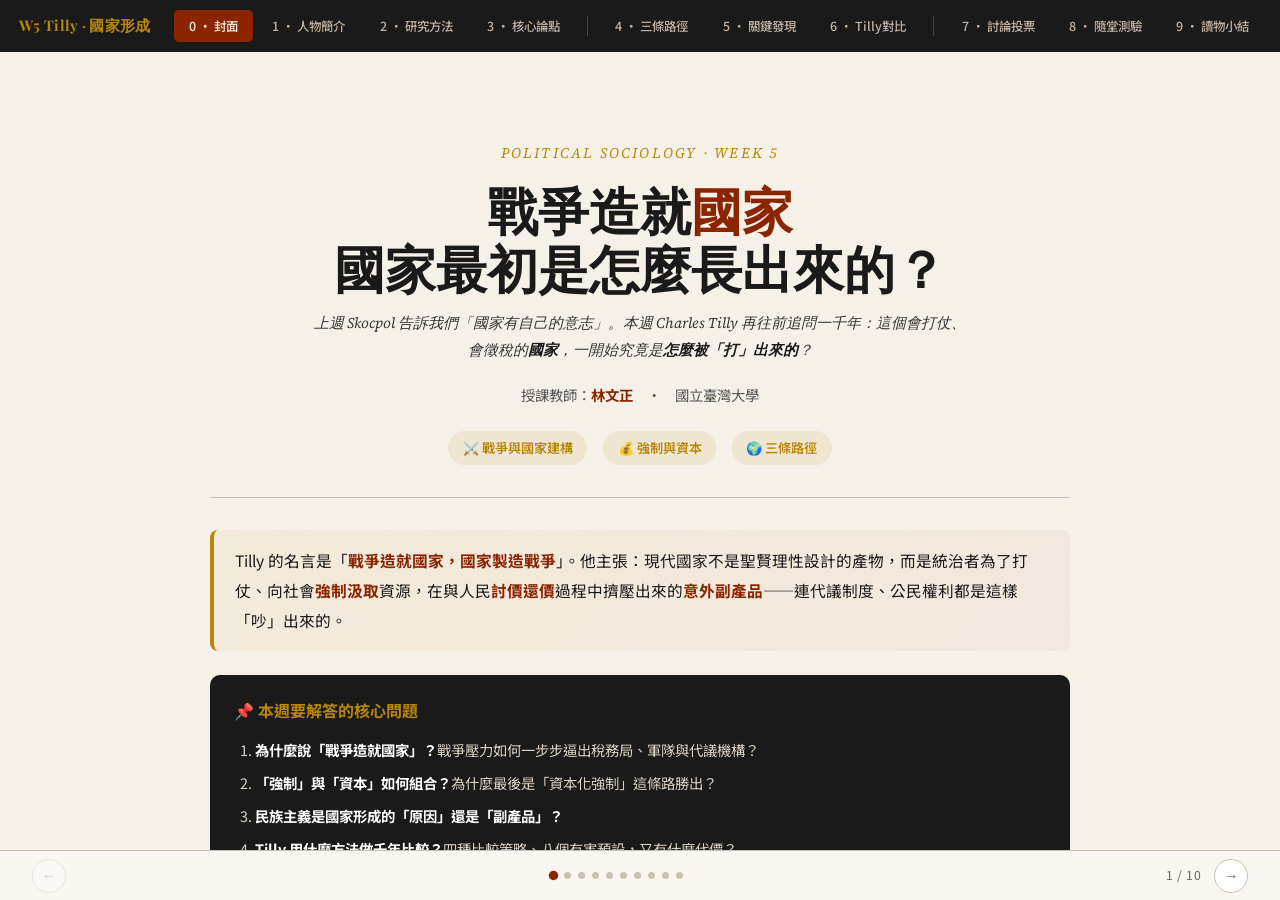
<file: lectures/W5_Tilly_互動講義.html>
<!DOCTYPE html>
<html lang="zh-TW">
<head>
<meta charset="UTF-8">
<meta name="viewport" content="width=device-width, initial-scale=1.0">
<title>Charles Tilly — 強制、資本與歐洲國家</title>
<link href="https://fonts.googleapis.com/css2?family=Playfair+Display:ital,wght@0,400;0,700;0,900;1,400&family=Noto+Sans+TC:wght@300;400;500;700&family=Source+Serif+4:ital,wght@0,300;0,400;0,600;1,300;1,400&display=swap" rel="stylesheet">
<style>
:root{
  --ink:#1a1a1a;--paper:#f5f0e8;--accent:#8b2500;--accent-light:#c4532b;
  --gold:#b8860b;--sage:#4a7a6a;--muted:#6b6560;--line:#c9c0b4;
  --card-bg:#faf7f2;--red:#7a2020;--orange:#b85c1a;--purple:#5a3a7a;
}
*{margin:0;padding:0;box-sizing:border-box}
html,body{height:100%;overflow:hidden}
body{font-family:'Noto Sans TC','Source Serif 4',serif;background:var(--paper);color:var(--ink);line-height:1.85}
.app{display:flex;flex-direction:column;height:100vh}
.top-nav{flex-shrink:0;background:#1a1a1a;display:flex;align-items:center;padding:0 1.2rem;height:52px;gap:.25rem;overflow-x:auto;scrollbar-width:none}
.top-nav::-webkit-scrollbar{display:none}
.nav-btn{flex-shrink:0;padding:.45rem .95rem;background:0;border:0;font-family:'Noto Sans TC',sans-serif;font-size:.78rem;font-weight:500;color:#c0b0a0;cursor:pointer;border-radius:5px;transition:all .25s;white-space:nowrap}
.nav-btn:hover{color:#d8cabc;background:rgba(255,255,255,.06)}
.nav-btn.active{color:#f5f0e8;background:var(--accent)}
.nav-title{font-family:'Playfair Display',serif;color:var(--gold);font-size:.92rem;font-weight:700;margin-right:1.2rem;flex-shrink:0;letter-spacing:.02em}
.page-container{flex:1;overflow:hidden;position:relative}
.page{position:absolute;inset:0;overflow-y:auto;padding:2.5rem 2rem 4rem;opacity:0;transform:translateX(36px);pointer-events:none;transition:opacity .38s,transform .38s}
.page.active{opacity:1;transform:translateX(0);pointer-events:auto}
.page-inner{max-width:860px;margin:0 auto}
.bottom-bar{flex-shrink:0;height:50px;background:#faf7f2;border-top:1px solid var(--line);display:flex;align-items:center;justify-content:space-between;padding:0 2rem}
.page-indicator{font-size:.76rem;color:var(--muted);letter-spacing:.04em}
.page-dots{display:flex;gap:7px}
.dot{width:7px;height:7px;border-radius:50%;background:var(--line);cursor:pointer;transition:all .3s}
.dot.active{background:var(--accent);transform:scale(1.35)}
.arrow-btns{display:flex;gap:.4rem}
.arrow-btn{width:34px;height:34px;border-radius:50%;border:1px solid var(--line);background:#fff;cursor:pointer;display:flex;align-items:center;justify-content:center;font-size:.95rem;color:var(--muted);transition:all .2s}
.arrow-btn:hover{border-color:var(--accent);color:var(--accent)}
.arrow-btn:disabled{opacity:.3;cursor:default}

.page h2{font-family:'Playfair Display',serif;font-size:clamp(1.7rem,3.2vw,2.4rem);font-weight:700;color:var(--accent);line-height:1.2;margin-bottom:.3rem}
.page h2::after{content:'';display:block;width:48px;height:3px;background:var(--gold);margin-top:.6rem;margin-bottom:1.6rem}
.page h3{font-family:'Playfair Display',serif;font-size:1.2rem;color:var(--ink);margin:2rem 0 .7rem;font-weight:700}
.page p{font-size:.93rem;margin-bottom:1.1rem;color:#333}
.page p strong{color:var(--ink)}
.hero-header{border-bottom:1px solid var(--line);padding-bottom:1.8rem;margin-bottom:2rem}
.hero-header .name{font-family:'Playfair Display',serif;font-size:clamp(2.2rem,4.5vw,3.2rem);font-weight:900;color:var(--ink);line-height:1.1}
.hero-header .role{font-family:'Source Serif 4',serif;font-size:.95rem;color:var(--gold);font-style:italic;margin:.4rem 0 1rem}
.hero-tags{display:flex;flex-wrap:wrap;gap:.45rem;margin-top:1.2rem}
.tag{padding:.3rem .8rem;background:rgba(139,37,0,.08);color:var(--accent);border-radius:18px;font-size:.76rem;font-weight:500}
.card-grid{display:grid;grid-template-columns:repeat(auto-fit,minmax(240px,1fr));gap:1.1rem;margin:1.3rem 0}
.card{background:var(--card-bg);border-radius:7px;padding:1.3rem;border-top:3px solid var(--accent);box-shadow:0 2px 10px rgba(0,0,0,.04);transition:transform .3s,box-shadow .3s}
.card:hover{transform:translateY(-3px);box-shadow:0 5px 22px rgba(0,0,0,.09)}
.card .icon{font-size:1.4rem;margin-bottom:.5rem}
.card h4{font-family:'Playfair Display',serif;font-size:1rem;color:var(--accent);margin-bottom:.4rem}
.card p{font-size:.84rem;color:#555;margin-bottom:0}
.card.sage{border-top-color:var(--sage)}.card.sage h4{color:var(--sage)}
.card.gold{border-top-color:var(--gold)}.card.gold h4{color:var(--gold)}
.card.red{border-top-color:var(--red)}.card.red h4{color:var(--red)}
.card.orange{border-top-color:var(--orange)}.card.orange h4{color:var(--orange)}
.card.purple{border-top-color:var(--purple)}.card.purple h4{color:var(--purple)}

.quote{position:relative;background:linear-gradient(135deg,#1a1a1a,#2d1a12);color:#e8e4d8;padding:2rem 2.2rem;border-radius:7px;margin:1.8rem 0}
.quote::before{content:'\201C';position:absolute;top:-.2rem;left:1rem;font-family:'Playfair Display',serif;font-size:4.5rem;color:var(--gold);opacity:.22;line-height:1}
.quote p{font-family:'Source Serif 4',serif;font-style:italic;font-size:.95rem;color:#e8e4d8;position:relative;z-index:1;margin-bottom:.7rem}
.quote .attr{font-style:normal;font-size:.8rem;color:var(--gold);text-align:right}

.diagram-box{background:var(--card-bg);border-radius:9px;padding:1.6rem;margin:1.8rem 0;box-shadow:0 2px 10px rgba(0,0,0,.04);overflow-x:auto}
.diagram-box h4{font-family:'Playfair Display',serif;text-align:center;color:var(--accent);margin-bottom:1rem;font-size:1.05rem}

.flow-row{display:flex;align-items:center;justify-content:center;gap:.6rem;flex-wrap:wrap;margin:.5rem 0}
.f-box{padding:.55rem 1rem;border-radius:5px;font-size:.82rem;font-weight:500;text-align:center;min-width:110px}
.f-state{background:var(--accent);color:#fff;font-weight:700;padding:.8rem 1.4rem;font-size:.88rem}
.f-war{background:#7a2020;color:#fff}
.f-cap{background:#4a7a6a;color:#fff}
.f-prot{background:#b8860b;color:#fff}
.f-ext{background:#5a4a7a;color:#fff}
.f-arr{font-size:1.3rem;color:var(--muted)}

.path-grid{display:grid;grid-template-columns:repeat(3,1fr);gap:1rem;margin:1.3rem 0}
.path-card{background:var(--card-bg);border-radius:7px;padding:1.1rem;text-align:center;box-shadow:0 2px 8px rgba(0,0,0,.04)}
.path-card h5{font-family:'Playfair Display',serif;font-size:.95rem;margin-bottom:.4rem}
.path-card.c1{border-top:3px solid #7a2020}.path-card.c1 h5{color:#7a2020}
.path-card.c2{border-top:3px solid #4a7a6a}.path-card.c2 h5{color:#4a7a6a}
.path-card.c3{border-top:3px solid var(--accent)}.path-card.c3 h5{color:var(--accent)}
.path-card p{font-size:.8rem;color:#555;margin:0}

.cmp-table{width:100%;border-collapse:collapse;font-size:.83rem;margin-top:.6rem}
.cmp-table thead tr{background:var(--accent);color:#fff}
.cmp-table th,.cmp-table td{padding:.6rem .8rem;text-align:left}
.cmp-table tbody tr:nth-child(even){background:var(--card-bg)}
.cmp-table td:first-child{font-weight:600}

.timeline{position:relative;margin:1.5rem 0;padding-left:2rem}
.timeline::before{content:'';position:absolute;left:.7rem;top:0;bottom:0;width:2px;background:var(--line)}
.tl-item{position:relative;margin-bottom:1.4rem}
.tl-item::before{content:'';position:absolute;left:-1.55rem;top:.35rem;width:10px;height:10px;border-radius:50%;background:var(--accent);border:2px solid var(--paper)}
.tl-item h5{font-family:'Playfair Display',serif;font-size:.95rem;color:var(--accent);margin-bottom:.2rem}
.tl-item p{font-size:.84rem;color:#555;margin:0}

.vs-grid{display:grid;grid-template-columns:1fr 1fr;gap:1.2rem;margin:1.2rem 0}
.vs-col{background:var(--card-bg);border-radius:7px;padding:1.3rem;box-shadow:0 2px 10px rgba(0,0,0,.04)}
.vs-col h4{font-family:'Playfair Display',serif;font-size:1.05rem;margin-bottom:.6rem}
.vs-col.tilly{border-top:3px solid var(--accent)}.vs-col.tilly h4{color:var(--accent)}
.vs-col.skocpol{border-top:3px solid var(--red)}.vs-col.skocpol h4{color:var(--red)}
.vs-col p{font-size:.86rem;color:#555;margin-bottom:.5rem}
.vs-col ul{font-size:.84rem;color:#555;margin:.4rem 0 0 1.2rem}
.vs-col li{margin-bottom:.3rem}

.badge{display:inline-block;padding:.18rem .6rem;border-radius:3px;font-size:.72rem;font-weight:600;font-family:'Noto Sans TC',sans-serif;margin-right:.3rem}
.badge-ext{background:rgba(139,37,0,.1);color:var(--accent)}
.badge-int{background:rgba(74,122,106,.12);color:var(--sage)}
.badge-war{background:rgba(122,32,32,.1);color:var(--red)}

/* Murmann四策略 grid */
.strat-grid{display:grid;grid-template-columns:1fr 1fr;gap:1rem;margin:1.3rem 0}
.strat-card{background:var(--card-bg);border-radius:7px;padding:1.1rem;box-shadow:0 2px 8px rgba(0,0,0,.04)}
.strat-card h5{font-family:'Playfair Display',serif;font-size:.95rem;margin-bottom:.3rem}
.strat-card p{font-size:.82rem;color:#555;margin-bottom:.3rem}
.strat-card .eg{font-size:.78rem;color:var(--muted);font-style:italic}
.strat-card.s1{border-left:4px solid var(--accent)}.strat-card.s1 h5{color:var(--accent)}
.strat-card.s2{border-left:4px solid var(--sage)}.strat-card.s2 h5{color:var(--sage)}
.strat-card.s3{border-left:4px solid var(--gold)}.strat-card.s3 h5{color:var(--gold)}
.strat-card.s4{border-left:4px solid var(--red)}.strat-card.s4 h5{color:var(--red)}
.strat-card.s5{border-left:4px solid var(--purple)}.strat-card.s5 h5{color:var(--purple)}

/* 問題討論區 */
.q-section{background:linear-gradient(135deg,#1a1a1a,#241008);border-radius:10px;padding:1.8rem;margin:1.5rem 0}
.q-title{font-family:'Playfair Display',serif;color:var(--gold);font-size:1.1rem;margin-bottom:1.2rem;display:flex;align-items:center;gap:.5rem}
.q-item{background:rgba(255,255,255,.06);border-radius:7px;padding:1rem 1.2rem;margin-bottom:.8rem;border-left:3px solid var(--gold)}
.q-item p{font-size:.88rem;color:#ffffff;margin:0;line-height:1.75}
.q-item p strong,.q-item strong{color:#ffffff !important}
.q-item .q-label{font-size:.72rem;color:var(--gold);font-weight:600;margin-bottom:.3rem;letter-spacing:.04em}
.vote-row{display:flex;gap:.7rem;margin-top:1.2rem;flex-wrap:wrap}
.vote-btn{padding:.5rem 1.1rem;border-radius:20px;border:1px solid rgba(184,134,11,.4);background:rgba(184,134,11,.08);color:#d4b878;font-size:.82rem;font-family:'Noto Sans TC',sans-serif;cursor:pointer;transition:all .25s}
.vote-btn:hover{background:rgba(184,134,11,.18);border-color:var(--gold);color:var(--gold)}
.vote-btn.voted{background:var(--gold);color:#fff;border-color:var(--gold)}
.vote-result{font-size:.78rem;color:#bbb;margin-top:.8rem;display:none}

/* SVG diagram container */
.svg-wrap{background:var(--card-bg);border-radius:9px;padding:1rem;margin:1.5rem 0;box-shadow:0 2px 10px rgba(0,0,0,.04);overflow-x:auto}

/* 事件說明卡 */
.ev-card{background:var(--card-bg);border-radius:7px;border-left:4px solid var(--gold);padding:1.2rem 1.4rem;margin:.8rem 0 1.2rem;box-shadow:0 2px 12px rgba(0,0,0,.06);animation:fadeUp .3s ease}
@keyframes fadeUp{from{opacity:0;transform:translateY(6px)}to{opacity:1;transform:translateY(0)}}
.ev-card-title{font-family:'Playfair Display',serif;font-size:1rem;font-weight:700;color:var(--ink);margin-bottom:.8rem}
.ev-card-body p{font-size:.86rem;color:#444;margin-bottom:.65rem;line-height:1.8}
.ev-card-body p:last-child{margin-bottom:0}
.ev-card-body strong{color:var(--ink)}

@media(max-width:768px){
  .hero-header .name{font-size:2rem}
  .page{padding:1.8rem 1rem 3rem}
  .nav-title{display:none}
  .vs-grid{grid-template-columns:1fr}
  .path-grid{grid-template-columns:1fr}
  .strat-grid{grid-template-columns:1fr}
}

/* ===== 與 W1–W4 一致的元件 ===== */
.nav-divider{flex-shrink:0;width:1px;height:20px;background:#444;margin:0 .5rem}
.page h2 .mark{color:var(--accent)}
.hero{text-align:center;padding:3rem 1rem 2rem;border-bottom:1px solid var(--line);margin-bottom:2rem}
.hero-eyebrow{font-family:'Source Serif 4',serif;font-style:italic;color:var(--gold);font-size:.92rem;letter-spacing:.15em;text-transform:uppercase;margin-bottom:.8rem}
.hero-title{font-family:'Playfair Display',serif;font-size:clamp(2rem,5vw,3.2rem);font-weight:900;color:var(--ink);line-height:1.14;margin-bottom:.8rem}
.hero-title .mark{color:var(--accent)}
.hero-sub{font-family:'Source Serif 4',serif;font-size:1.05rem;color:var(--muted);font-style:italic;max-width:660px;margin:0 auto 1.4rem}
.hero-teacher{font-size:.9rem;color:#555;margin-bottom:1.4rem}
.hero-teacher strong{color:var(--accent)}
.hero-meta{display:flex;gap:1rem;justify-content:center;flex-wrap:wrap;font-size:.82rem}
.hero-meta span{padding:.3rem .9rem;background:rgba(184,134,11,.1);border-radius:20px;color:var(--gold);font-weight:600}
.story-lead{font-size:.98rem;color:var(--ink);line-height:1.9;margin-bottom:1.5rem;padding:1rem 1.3rem;background:linear-gradient(135deg,rgba(184,134,11,.06),rgba(139,37,0,.04));border-radius:8px;border-left:4px solid var(--gold)}
.story-lead strong{color:var(--accent)}
.guide-breadcrumb{font-size:.75rem;color:var(--muted);margin-bottom:.6rem;letter-spacing:.02em}
.guide-breadcrumb span{color:var(--accent);font-weight:600}
.section-lead{font-size:.88rem;color:var(--muted);margin:-.3rem 0 .8rem;font-style:italic;font-family:'Source Serif 4',serif}
.questions{background:#1a1a1a;color:#e8e0d4;padding:1.3rem 1.5rem;border-radius:10px;margin:1.2rem 0}
.questions h4{color:var(--gold);margin-top:0;margin-bottom:.7rem;font-size:1rem;font-weight:700}
.questions ol{padding-left:1.3rem;margin-bottom:0}
.questions li{font-size:.9rem;margin-bottom:.4rem;line-height:1.85;color:#d8d0c4}
.questions li strong{color:#fff}
.hl-box{background:rgba(139,37,0,.05);border-left:3px solid var(--accent);padding:1rem 1.2rem;border-radius:0 6px 6px 0;margin:1.1rem 0}
.hl-box p:last-child{margin-bottom:0}
.hl-box h4{margin-top:0;color:var(--accent)}
.hl-box.gold{background:rgba(184,134,11,.06);border-left-color:var(--gold)}.hl-box.gold h4{color:var(--gold)}
.hl-box.sage{background:rgba(90,110,90,.06);border-left-color:var(--sage)}.hl-box.sage h4{color:var(--sage)}
.hl-box.red{background:rgba(122,32,32,.06);border-left-color:var(--red)}.hl-box.red h4{color:var(--red)}
.next-page{display:flex;align-items:center;justify-content:space-between;background:linear-gradient(135deg,var(--accent),var(--accent-light));color:#fff;padding:1.1rem 1.4rem;border-radius:10px;margin-top:2.2rem;cursor:pointer;transition:transform .3s,box-shadow .3s}
.next-page:hover{transform:translateX(5px);box-shadow:0 6px 20px rgba(139,37,0,.3)}
.np-label{font-size:.72rem;opacity:.8;letter-spacing:.1em;text-transform:uppercase;margin-bottom:.2rem}
.np-title{font-family:'Playfair Display',serif;font-size:1.05rem;font-weight:700}
.np-arrow{font-size:1.4rem;opacity:.8}
.spoiler{cursor:pointer;background:linear-gradient(135deg,rgba(90,110,90,.08),rgba(184,134,11,.06));border-left:3px dashed var(--sage);padding:.8rem 1.1rem;border-radius:0 6px 6px 0;font-size:.85rem;color:var(--sage);max-height:46px;overflow:hidden;transition:max-height .5s ease;line-height:1.85;position:relative;margin:.9rem 0}
.spoiler::after{content:'▼ 點擊展開';position:absolute;right:1rem;top:.85rem;font-size:.72rem;color:var(--muted);font-style:italic}
.spoiler.revealed{max-height:1200px;color:#333}
.spoiler.revealed::after{content:'▲ 點擊收合';color:var(--sage)}
.spoiler strong{color:var(--accent)}
/* Quiz */
.quiz-block{background:#fff;border-radius:10px;padding:1.3rem 1.5rem;margin:1rem 0;border:1px solid #e5e0d6;box-shadow:0 2px 8px rgba(0,0,0,.04);position:relative}
.quiz-q-num{position:absolute;top:-12px;left:1.5rem;background:var(--accent);color:#fff;font-family:'Playfair Display',serif;font-weight:700;font-size:.85rem;padding:.25rem .75rem;border-radius:5px;letter-spacing:.05em}
.quiz-question{font-size:.95rem;font-weight:600;color:var(--ink);margin:.4rem 0 .9rem;line-height:1.7}
.quiz-question strong{color:var(--accent)}
.quiz-options{display:flex;flex-direction:column;gap:.55rem;margin-bottom:.7rem}
.quiz-opt{text-align:left;background:#fafaf6;border:1.5px solid #e0d9c8;border-radius:7px;padding:.7rem 1rem;font-size:.88rem;line-height:1.6;color:#333;cursor:pointer;transition:all .2s;font-family:inherit}
.quiz-opt:hover{background:#f5f0e8;border-color:#b8860b}
.quiz-opt.selected-correct{background:linear-gradient(135deg,#d4edd4,#c0e0c0);border-color:#5a8c5a;color:#1e4d1e;font-weight:600}
.quiz-opt.selected-wrong{background:linear-gradient(135deg,#f8d8d4,#efc4be);border-color:#b85040;color:#7a1a10}
.quiz-opt.show-correct{background:#eaf5ea;border-color:#5a8c5a;font-weight:500}
.quiz-explain{font-size:.85rem;line-height:1.8;color:#333;background:linear-gradient(135deg,rgba(184,134,11,.06),rgba(90,110,90,.04));padding:.9rem 1.1rem;border-radius:7px;border-left:3px solid var(--sage);display:none}
.quiz-explain.shown{display:block}
.quiz-explain strong{color:var(--accent)}
.quiz-explain em{color:var(--accent-light);font-style:normal;font-weight:600}
/* 討論題 */
.discussion-block{background:linear-gradient(135deg,#fff,#faf7f2);border-radius:12px;padding:1.3rem 1.5rem;margin:1.2rem 0;box-shadow:0 4px 18px rgba(0,0,0,.06);border:1px solid rgba(139,37,0,.12)}
.discussion-eyebrow{display:inline-block;padding:.2rem .7rem;background:var(--accent);color:#fff;border-radius:12px;font-size:.7rem;font-weight:700;letter-spacing:.05em;margin-bottom:.6rem}
.discussion-q{font-family:'Playfair Display',serif;font-size:1.02rem;font-weight:700;color:var(--ink);margin-bottom:.7rem;line-height:1.7}
.discussion-q em{color:var(--accent);font-style:normal}
.discussion-block .ctx{font-size:.85rem;color:#555;margin-bottom:.5rem;line-height:1.85}
.discussion-block .ctx strong{color:var(--accent)}
/* 讀物 */
.reading-card{background:#fff;border-radius:10px;padding:1rem 1.2rem;margin:.6rem 0;border-left:4px solid;display:flex;gap:.9rem;align-items:flex-start;box-shadow:0 2px 10px rgba(0,0,0,.04)}
.reading-card.must{border-left-color:var(--accent)}.reading-card.rec{border-left-color:var(--gold)}
.reading-icon{flex-shrink:0;width:34px;height:34px;border-radius:50%;display:flex;align-items:center;justify-content:center;font-size:.85rem;font-weight:700;color:#fff;font-family:'Playfair Display',serif}
.reading-card.must .reading-icon{background:var(--accent)}.reading-card.rec .reading-icon{background:var(--gold)}
.reading-body{flex:1}
.reading-title{font-family:'Playfair Display',serif;font-weight:700;font-size:.95rem;color:var(--ink);margin-bottom:.2rem;line-height:1.5}
.reading-meta{font-size:.78rem;color:var(--muted);font-style:italic;margin-bottom:.3rem;font-family:'Source Serif 4',serif}
.reading-note{font-size:.83rem;color:#444;line-height:1.75}
.reading-note strong{color:var(--accent)}
</style>
</head>
<body>
<div class="app">
<nav class="top-nav">
  <span class="nav-title">W5 Tilly · 國家形成</span>
  <button class="nav-btn active" onclick="goPage(0)">0 · 封面</button>
  <button class="nav-btn" onclick="goPage(1)">1 · 人物簡介</button>
  <button class="nav-btn" onclick="goPage(2)">2 · 研究方法</button>
  <button class="nav-btn" onclick="goPage(3)">3 · 核心論點</button>
  <span class="nav-divider"></span>
  <button class="nav-btn" onclick="goPage(4)">4 · 三條路徑</button>
  <button class="nav-btn" onclick="goPage(5)">5 · 關鍵發現</button>
  <button class="nav-btn" onclick="goPage(6)">6 · Tilly對比</button>
  <span class="nav-divider"></span>
  <button class="nav-btn" onclick="goPage(7)">7 · 討論投票</button>
  <button class="nav-btn" onclick="goPage(8)">8 · 隨堂測驗</button>
  <button class="nav-btn" onclick="goPage(9)">9 · 讀物小結</button>
</nav>

<div class="page-container">

<!-- P0 封面 -->
<div class="page active" data-page="0"><div class="page-inner">
  <div class="hero">
    <div class="hero-eyebrow">Political Sociology · Week 5</div>
    <h1 class="hero-title">戰爭造就<span class="mark">國家</span><br>國家最初是怎麼長出來的？</h1>
    <p class="hero-sub">上週 Skocpol 告訴我們「國家有自己的意志」。本週 Charles Tilly 再往前追問一千年：這個會打仗、會徵稅的<strong>國家</strong>，一開始究竟是<strong>怎麼被「打」出來的</strong>？</p>
    <div class="hero-teacher">授課教師：<strong>林文正</strong>　·　國立臺灣大學</div>
    <div class="hero-meta"><span>⚔️ 戰爭與國家建構</span><span>💰 強制與資本</span><span>🌍 三條路徑</span></div>
  </div>
  <div class="story-lead">
    Tilly 的名言是「<strong>戰爭造就國家，國家製造戰爭</strong>」。他主張：現代國家不是聖賢理性設計的產物，而是統治者為了打仗、向社會<strong>強制汲取</strong>資源，在與人民<strong>討價還價</strong>過程中擠壓出來的<strong>意外副產品</strong>——連代議制度、公民權利都是這樣「吵」出來的。
  </div>
  <div class="questions">
    <h4>📌 本週要解答的核心問題</h4>
    <ol>
      <li><strong>為什麼說「戰爭造就國家」？</strong>戰爭壓力如何一步步逼出稅務局、軍隊與代議機構？</li>
      <li><strong>「強制」與「資本」如何組合？</strong>為什麼最後是「資本化強制」這條路勝出？</li>
      <li><strong>民族主義是國家形成的「原因」還是「副產品」？</strong></li>
      <li><strong>Tilly 用什麼方法做千年比較？</strong>四種比較策略、八個有害預設，又有什麼代價？</li>
      <li><strong>Tilly 與上週的 Skocpol 有何根本差異？</strong>宏觀歷史 vs 制度能力。</li>
    </ol>
  </div>
  <h3>本週路線圖</h3>
  <div class="card-grid">
    <div class="card"><div class="icon">👤</div><h4>P1 人物簡介</h4><p>Tilly 的學術生涯、關係性現實主義與核心命題。</p></div>
    <div class="card sage"><div class="icon">📊</div><h4>P2-3 方法與論點</h4><p>四種比較策略、八個有害預設；戰爭→汲取→談判→制度的因果鏈。</p></div>
    <div class="card gold"><div class="icon">🌍</div><h4>P4 三條路徑</h4><p><strong>互動圖</strong>：強制密集／資本化強制／資本密集，點節點看歷史案例。</p></div>
    <div class="card red"><div class="icon">🔍</div><h4>P5-6 發現與對比</h4><p>四大反直覺發現；<strong>互動比較圖</strong>：Tilly vs Skocpol。</p></div>
    <div class="card purple"><div class="icon">✏️</div><h4>P7-9 討論 · 測驗 · 讀物</h4><p>立場<strong>投票</strong>、<strong>選擇題與問答題</strong>、本週讀物與下週預告。</p></div>
  </div>
  <div class="next-page" onclick="goPage(1)"><div><div class="np-label">下一頁</div><div class="np-title">P1 · 人物簡介</div></div><div class="np-arrow">→</div></div>
</div></div>


<!-- 人物簡介 -->
<div class="page" data-page="1"><div class="page-inner">
<div class="hero-header">
  <div class="name">Charles Tilly</div>
  <div class="role">Columbia University · 比較歷史社會學巨擘</div>
  <p>Tilly（1929–2008）是二十世紀最重要的<strong>歷史社會學家</strong>與<strong>國家理論家</strong>之一。他以千年尺度的比較研究追問：<em>為什麼戰爭造就了國家，國家又不斷製造戰爭？</em> 他的核心貢獻在於揭示：現代國家並非理性設計的產物，而是強制汲取與社會討價還價過程中的<strong>意外副產品</strong>。</p>
  <div class="hero-tags">
    <span class="tag">戰爭與國家建構</span>
    <span class="tag">強制與資本</span>
    <span class="tag">比較歷史方法</span>
    <span class="tag">集體行動</span>
    <span class="tag">歐洲國家形成</span>
    <span class="tag">大規模過程分析</span>
  </div>
</div>
<h3>學術生涯與核心關懷</h3>
<p>Tilly 畢業於哈佛大學，一生任教於密西根大學、哈佛、New School，最終落腳哥倫比亞大學。其學術生涯橫跨法國農村史、集體暴力、社會運動理論到民主理論，但始終以一個核心問題貫穿：<strong>強制性政治如何塑造人類歷史的宏觀結構？</strong></p>
<div class="card-grid">
  <div class="card"><div class="icon">⚔️</div><h4>主著：強制、資本與歐洲國家（1990）</h4><p>AD 990–1990 千年歐洲，追蹤戰爭如何逼出國家組織，資本如何決定路徑，最終解釋為何民族國家征服其他所有形式。</p></div>
  <div class="card sage"><div class="icon">📊</div><h4>方法論：大規模過程比較</h4><p>不拘於單一個案，在千年尺度、數十個案例之間尋找系統性規律，並明確承認代價：必須「如礁石掠水而過」，犧牲深度換取宏觀解釋力。</p></div>
  <div class="card gold"><div class="icon">🔄</div><h4>理論立場：關係性現實主義</h4><p>反對把國家視為統一行動者，強調國家能力來自統治者與社會之間持續的<strong>討價還價</strong>（bargaining）過程。</p></div>
</div>
<div class="quote">
  <p>戰爭造就國家，國家製造戰爭。</p>
  <div class="attr">— Charles Tilly，《強制、資本與歐洲國家》核心命題</div>
</div>
<div class="next-page" onclick="goPage(2)"><div><div class="np-label">下一頁</div><div class="np-title">P2 · 研究方法</div></div><div class="np-arrow">→</div></div>
</div></div>

<!-- P1 METHOD（擴充版含Murmann） -->
<div class="page" data-page="2"><div class="page-inner">
<h2>研究方法</h2>
<p>Tilly 的方法論是本書最值得細究的面向。理解他「如何研究」，有助於評估他結論的效力範圍，也有助於理解他與 Skocpol 等人的根本差異。</p>

<h3>一、宏觀歷史比較的核心策略</h3>
<div class="card-grid">
  <div class="card"><h4>時間尺度：千年（990–1990）</h4><p>從歐洲碎裂主權時代到現代民族國家全球擴張，跨千年使他能觀察到「大多數國家曾消失」這一事實——幾乎所有現有解釋都忽略了消失的國家（勃艮第、阿拉貢、摩拉維亞…）。</p></div>
  <div class="card sage"><h4>分析單位：路徑類型</h4><p>不以「典型國家」為樣本，而是分析強制–資本不同組合下的路徑差異。明確拒絕以英法為唯一原型，強調多路徑並存才是歐洲真實歷史。</p></div>
  <div class="card gold"><h4>誠實的方法代價</h4><p>Tilly 在前言罕見自承：「在如此廣闊的尺度上，我必須像礁石上的石頭掠過水面。」犧牲個案深度，也無法全面記錄文獻。這是一種方法論上的<strong>誠信宣告</strong>。</p></div>
</div>

<h3>二、Murmann 的整理：Tilly 方法論貢獻的三個階段</h3>
<p>根據 Murmann 整理的 Tilly 方法論著作脈絡，Tilly 一生約四分之一的出版物專注於方法論問題，其演進有清晰的階段性：</p>
<div class="timeline">
  <div class="tl-item">
    <h5>早期（1970年代）：擁抱量化歷史</h5>
    <p>Tilly 呼籲歷史學家採納量化（形式化）方法於歷史分析，主張歷史社會科學應向社會學看齊，系統性蒐集數據。</p>
  </div>
  <div class="tl-item">
    <h5>中期（1984）：批判八個有害預設</h5>
    <p>《大結構、大過程、大比較》（<em>Big Structures, Large Processes, Huge Comparisons</em>）系統清算十九世紀遺留下來的八個「有害預設」（pernicious postulates），為宏觀比較研究奠定本體論基礎。</p>
  </div>
  <div class="tl-item">
    <h5>晚期（1990年代後）：轉向因果機制本體論</h5>
    <p>方法論關注從「比較策略」轉向「社會變遷的本體論」——強調規律不在於「大規模重複的結構或過程」，而在於「在不同情境中組合出可解釋效果的<strong>反覆出現的因果機制</strong>」。</p>
  </div>
</div>

<h3>三、八個有害預設（Big Structures, 1984）</h3>
<p>Tilly 批評二十世紀社會科學繼承了十九世紀歐洲思想的八種誤導性假設，導致理論「沒有時間、沒有地點」（timeless, placeless）：</p>
<div class="strat-grid">
  <div class="strat-card s1"><h5>預設一：社會是自成一體的</h5><p>把「社會」當作有邊界的獨立單位分析，忽略跨界關係。</p></div>
  <div class="strat-card s2"><h5>預設二：心理事件決定社會行為</h5><p>以個人心理、態度、意識形態作為社會解釋的最終基礎。</p></div>
  <div class="strat-card s3"><h5>預設三：「社會變遷」是單一連貫現象</h5><p>把現代化、發展視為整體性的變遷過程。</p></div>
  <div class="strat-card s4"><h5>預設四：階段論</h5><p>所有社會必然經歷相同的發展階段，走向「現代性」。</p></div>
  <div class="strat-card s1"><h5>預設五：分化是進步的主過程</h5><p>社會愈來愈複雜的分工就是文明進步的標誌。</p></div>
  <div class="strat-card s2"><h5>預設六：整合對抗分化的緊張</h5><p>社會變遷本質上是整合與分化的拉鋸。</p></div>
  <div class="strat-card s3"><h5>預設七：變遷必然帶來失序</h5><p>把社會動盪視為變遷過快的病理反應。</p></div>
  <div class="strat-card s4"><h5>預設八：合法 vs. 非法強制力</h5><p>把國家強制力的合法性視為天然預設，而非需要解釋的現象。</p></div>
</div>

<h3>四、四種比較策略</h3>
<p>Tilly 在同書中提出社會科學研究大結構的四種策略，並各舉代表學者：</p>
<div class="strat-grid">
  <div class="strat-card s1">
    <h5>個別化比較（Individualizing）</h5>
    <p>以多個案例突顯每個個案的獨特性，反對普遍性概括。</p>
    <p class="eg">代表：年鑑學派、深度個案研究。優點：豐富脈絡；缺點：難以進行跨案學習。</p>
  </div>
  <div class="strat-card s2">
    <h5>普遍化比較（Universalizing）</h5>
    <p>尋找跨案例共同的、獨立運作的因果機制或規律。</p>
    <p class="eg">代表：Skocpol 的革命理論。優點：解釋力強；缺點：容易忽略語境差異。</p>
  </div>
  <div class="strat-card s3">
    <h5>變異尋找（Variation-Finding）</h5>
    <p>比較案例以建立系統性變異的分類，解釋差異的來源。</p>
    <p class="eg">代表：Barrington Moore《民主與獨裁的社會起源》。優點：類型學清晰；缺點：因果機制仍待連結。</p>
  </div>
  <div class="strat-card s4">
    <h5>涵攝比較（Encompassing）</h5>
    <p>將個別案例定位於更大的整體系統（如世界體系）中，用整體特性解釋部分差異。</p>
    <p class="eg">代表：Wallerstein 世界體系理論、Rokkan 歐洲政治發展。優點：宏觀視野；缺點：缺乏個體層次機制。</p>
  </div>
</div>
<p style="margin-top:1rem"><strong>Tilly 自己採用哪種？</strong> 他在《強制、資本與歐洲國家》中主要結合了<strong>涵攝比較</strong>（將各國定位於歐洲體系內）與<strong>變異尋找</strong>（解釋強制–資本組合的路徑差異），輔以少量普遍化命題（戰爭驅動國家建構）。</p>

<h3>五、晚期轉向：因果機制本體論</h3>
<p>Murmann 的整理揭示 Tilly 晚期的重要轉向。Tilly（1995）指出：「政治生活中的規律非常廣泛，甚至跨越歷史，但它們<strong>並不以大尺度的重複結構或過程呈現</strong>。它們由<strong>反覆出現的因果原因</strong>構成，在不同情境與序列中組合出高度可變但仍可解釋的效果。」</p>
<div class="quote">
  <p>大結構和序列從不重複自身，但它們是由機制的不同組合和序列所產生的——而這些機制本身具有非常普遍的適用性。</p>
  <div class="attr">— Tilly，引自 McAdam, Tarrow & Tilly（2001）</div>
</div>

<div class="card-grid">
  <div class="card red"><h4>對 Tilly 方法論的批評</h4><p>千年尺度使偽證極為困難；過度依賴二手文獻；歐洲中心主義（其框架能否適用於亞非拉？）；個別機制如何連結到宏觀結果仍缺乏精確說明。</p></div>
  <div class="card sage"><h4>Tilly 方法論的持久貢獻</h4><p>示範「有多種比較策略可用」而非只有一種；示範如何誠實承認研究設計的代價；開創了因果機制導向的歷史社會學路線，影響後來的 process tracing 方法論。</p></div>
</div>
<div class="next-page" onclick="goPage(3)"><div><div class="np-label">下一頁</div><div class="np-title">P3 · 核心論點</div></div><div class="np-arrow">→</div></div>
</div></div>

<!-- P2 CORE ARGUMENT -->
<div class="page" data-page="3"><div class="page-inner">
<h2>核心論點</h2>
<p>Tilly 的核心命題可以用一個邏輯鏈條來呈現：戰爭壓力→資源汲取→社會討價還價→制度副產品。</p>

<h3>戰爭–國家建構的因果機制</h3>
<div class="diagram-box">
  <h4>Tilly 的核心因果鏈</h4>
  <div class="flow-row">
    <div class="f-box f-war">戰爭壓力</div>
    <span class="f-arr">→</span>
    <div class="f-box f-ext">強制汲取<br><small style="font-size:.72rem;opacity:.85">徵稅、徵兵</small></div>
    <span class="f-arr">→</span>
    <div class="f-box f-prot">社會抵抗<br><small style="font-size:.72rem;opacity:.85">談判、議價</small></div>
    <span class="f-arr">→</span>
    <div class="f-box f-cap">制度副產品<br><small style="font-size:.72rem;opacity:.85">稅收局、軍隊、代議機構</small></div>
  </div>
  <div class="flow-row" style="margin-top:1rem">
    <span style="font-size:.82rem;color:var(--muted)">↑ 也反向強化：國家能力增強 → 更大規模戰爭 ↑</span>
  </div>
</div>

<h3>戰爭的驅動性角色</h3>
<p>Tilly 以五百年歐洲國家支出資料揭示：整個中世紀到近代初期，<strong>軍事支出佔國家預算的壓倒性比重</strong>（通常超過 70–80%）。戰爭不只是歐洲國家的一項活動——它是<strong>定義性活動</strong>（defining activity）。</p>
<div class="card-grid">
  <div class="card"><h4>戰爭造就國家的四個機制</h4><p><strong>戰爭製造（warmaking）</strong>：消滅外部敵人；<strong>國家製造（statemaking）</strong>：消滅內部挑戰者；<strong>保護（protection）</strong>：消滅宣稱的敵人；<strong>汲取（extraction）</strong>：從人口取得戰爭資源。</p></div>
  <div class="card sage"><h4>資本主義者的關鍵中介</h4><p>統治者需要<strong>資本家</strong>作為信貸仲介——不只是提供貸款，更是動員社會信任、管理長期公債。資本家的存在使借貸成為可能，進而使快速戰爭動員成為可能。</p></div>
  <div class="card gold"><h4>強制與資本的組合</h4><p>決定性的不是強制或資本何者「更重要」，而是它們的<strong>相對組合比例</strong>決定了國家走向哪條路徑、最終形成何種國家形式。</p></div>
</div>

<h3>汲取–談判–公民權利的邏輯</h3>
<p>Tilly 提出一個深刻的觀察：許多現代政治制度——包括代議機構、公民權利、社會政策——並非統治者主動設計的「好政府」，而是<strong>社會在抵抗資源汲取的談判中逼出的副產品</strong>。</p>
<div class="quote">
  <p>談判有時導致國家進一步涉入生產、分配與裁決。它始終創造出某種形式的國家結構——其變化形式取決於它所發生的那個經濟環境與階級配置。</p>
  <div class="attr">— Tilly，《強制、資本與歐洲國家》</div>
</div>
<div class="card-grid">
  <div class="card red"><h4>從間接統治到直接統治</h4><p>早期統治者透過地方仲介汲取資源。隨著戰爭規模擴大，逐步轉向直接統治——建立稅務局、徵兵體系、司法機構。此一轉型本身就是民族主義動員的溫床。</p></div>
  <div class="card orange"><h4>抵抗催生制度</h4><p>地方人民抵抗稅收官員、逃避徵兵、向國王請願——這些抵抗行動迫使統治者給出讓步，逐步形成了「保護換取服從」的制度性安排，成為後來公民權利的前身。</p></div>
</div>
<div class="next-page" onclick="goPage(4)"><div><div class="np-label">下一頁</div><div class="np-title">P4 · 三條路徑（互動圖）</div></div><div class="np-arrow">→</div></div>
</div></div>

<!-- P3 THREE PATHS -->
<div class="page" data-page="4"><div class="page-inner">
<h2>三條路徑</h2>
<p>Tilly 最重要的理論貢獻之一是揭示歐洲國家形成並非單一線性過程，而是強制與資本的不同組合產生了截然不同的路徑——最終都收斂到民族國家，但機制迥異。</p>

<!-- SVG 樹狀分叉圖 -->
<div class="svg-wrap">
<svg width="100%" viewBox="0 0 820 560" role="img">
  <title>Tilly 三條國家形成路徑樹狀圖</title>
  <desc>從強制與資本的高低組合出發，分叉為三條路徑，最終收斂至民族國家</desc>
  <defs>
    <marker id="arr2" viewBox="0 0 10 10" refX="8" refY="5" markerWidth="6" markerHeight="6" orient="auto-start-reverse">
      <path d="M2 1L8 5L2 9" fill="none" stroke="context-stroke" stroke-width="1.5" stroke-linecap="round" stroke-linejoin="round"/>
    </marker>
  </defs>

  <!-- ── 根節點：強制與資本的組合 ── -->
  <rect x="270" y="18" width="280" height="56" rx="10" fill="#1a1a1a"/>
  <text x="410" y="40" text-anchor="middle" font-family="'Noto Sans TC',sans-serif" font-size="13" font-weight="600" fill="#f5f0e8">AD 990 歐洲各地的起點</text>
  <text x="410" y="60" text-anchor="middle" font-family="'Noto Sans TC',sans-serif" font-size="11" fill="#c0b0a0">強制資源 vs 資本資源的初始分布</text>

  <!-- ── 三條分支線 ── -->
  <!-- 左枝（強制密集） -->
  <path d="M350 74 L350 90 L120 140 L120 156" fill="none" stroke="#7a2020" stroke-width="2" marker-end="url(#arr2)"/>
  <!-- 中枝（資本化強制） -->
  <path d="M410 74 L410 156" fill="none" stroke="#8b2500" stroke-width="2.5" marker-end="url(#arr2)"/>
  <!-- 右枝（資本密集） -->
  <path d="M470 74 L470 90 L700 140 L700 156" fill="none" stroke="#4a7a6a" stroke-width="2" marker-end="url(#arr2)"/>

  <!-- ── 路徑標籤軸 ── -->
  <!-- 強制高 / 資本低 -->
  <text x="120" y="132" text-anchor="middle" font-family="'Noto Sans TC',sans-serif" font-size="10" fill="#7a2020">強制高∙資本低</text>
  <!-- 強制中 / 資本中 -->
  <text x="410" y="132" text-anchor="middle" font-family="'Noto Sans TC',sans-serif" font-size="10" fill="#8b2500">強制中∙資本中</text>
  <!-- 強制低 / 資本高 -->
  <text x="700" y="132" text-anchor="middle" font-family="'Noto Sans TC',sans-serif" font-size="10" fill="#4a7a6a">強制低∙資本高</text>

  <!-- ══ 路徑一：強制密集型 ══ -->
  <rect x="20" y="156" width="200" height="52" rx="8" fill="#7a2020"/>
  <text x="120" y="176" text-anchor="middle" font-family="'Noto Sans TC',sans-serif" font-size="12" font-weight="600" fill="#fff">強制密集型路徑</text>
  <text x="120" y="195" text-anchor="middle" font-family="'Noto Sans TC',sans-serif" font-size="10" fill="#f0c8c8">Coercion-Intensive</text>

  <!-- 路徑一特徵 -->
  <line x1="120" y1="208" x2="120" y2="226" stroke="#7a2020" stroke-width="1.5" marker-end="url(#arr2)"/>
  <rect x="20" y="226" width="200" height="110" rx="7" fill="#f5eaea" stroke="#7a2020" stroke-width="0.8"/>
  <text x="120" y="247" text-anchor="middle" font-family="'Noto Sans TC',sans-serif" font-size="11" font-weight="600" fill="#7a2020">地區代表</text>
  <text x="120" y="264" text-anchor="middle" font-family="'Noto Sans TC',sans-serif" font-size="10.5" fill="#5a2020">俄羅斯∙匈牙利</text>
  <line x1="30" y1="272" x2="210" y2="272" stroke="#c9c0b4" stroke-width="0.5"/>
  <text x="120" y="289" text-anchor="middle" font-family="'Noto Sans TC',sans-serif" font-size="10.5" fill="#5a2020">城市薄弱∙武裝地主強</text>
  <text x="120" y="306" text-anchor="middle" font-family="'Noto Sans TC',sans-serif" font-size="10.5" fill="#5a2020">直接向農民榨取</text>
  <text x="120" y="323" text-anchor="middle" font-family="'Noto Sans TC',sans-serif" font-size="10.5" fill="#5a2020">貴族官僚∙農奴制鞏固</text>

  <!-- 路徑一結果 -->
  <line x1="120" y1="336" x2="120" y2="354" stroke="#7a2020" stroke-width="1.5" marker-end="url(#arr2)"/>
  <rect x="30" y="354" width="180" height="40" rx="6" fill="#f0d0d0" stroke="#7a2020" stroke-width="0.8"/>
  <text x="120" y="370" text-anchor="middle" font-family="'Noto Sans TC',sans-serif" font-size="10.5" font-weight="600" fill="#7a2020">廣泛官僚國家</text>
  <text x="120" y="386" text-anchor="middle" font-family="'Noto Sans TC',sans-serif" font-size="10" fill="#7a2020">高度集權∙貴族階層固化</text>

  <!-- ══ 路徑二：資本化強制型（中間強調） ══ -->
  <rect x="300" y="156" width="220" height="52" rx="8" fill="#8b2500"/>
  <text x="410" y="174" text-anchor="middle" font-family="'Noto Sans TC',sans-serif" font-size="12" font-weight="600" fill="#fff">資本化強制路徑</text>
  <text x="410" y="193" text-anchor="middle" font-family="'Noto Sans TC',sans-serif" font-size="10" fill="#ecdac9">Capitalized Coercion ★勝出</text>

  <!-- 路徑二特徵 -->
  <line x1="410" y1="208" x2="410" y2="226" stroke="#8b2500" stroke-width="1.5" marker-end="url(#arr2)"/>
  <rect x="300" y="226" width="220" height="110" rx="7" fill="#f7efe8" stroke="#8b2500" stroke-width="1"/>
  <text x="410" y="247" text-anchor="middle" font-family="'Noto Sans TC',sans-serif" font-size="11" font-weight="600" fill="#8b2500">地區代表</text>
  <text x="410" y="264" text-anchor="middle" font-family="'Noto Sans TC',sans-serif" font-size="10.5" fill="#6e2410">法國∙英國∙普魯士</text>
  <line x1="310" y1="272" x2="510" y2="272" stroke="#c9c0b4" stroke-width="0.5"/>
  <text x="410" y="289" text-anchor="middle" font-family="'Noto Sans TC',sans-serif" font-size="10.5" fill="#6e2410">資本∙強制兼具</text>
  <text x="410" y="306" text-anchor="middle" font-family="'Noto Sans TC',sans-serif" font-size="10.5" fill="#6e2410">統治者制衡兩端</text>
  <text x="410" y="323" text-anchor="middle" font-family="'Noto Sans TC',sans-serif" font-size="10.5" fill="#6e2410">公民軍隊＋國家借貸</text>

  <!-- 路徑二結果（突出） -->
  <line x1="410" y1="336" x2="410" y2="354" stroke="#8b2500" stroke-width="2" marker-end="url(#arr2)"/>
  <rect x="310" y="354" width="200" height="40" rx="6" fill="#8b2500"/>
  <text x="410" y="370" text-anchor="middle" font-family="'Noto Sans TC',sans-serif" font-size="11" font-weight="600" fill="#fff">民族國家（最終主導）</text>
  <text x="410" y="386" text-anchor="middle" font-family="'Noto Sans TC',sans-serif" font-size="10" fill="#ecdac9">大規模戰爭中系統性勝出</text>

  <!-- ══ 路徑三：資本密集型 ══ -->
  <rect x="600" y="156" width="200" height="52" rx="8" fill="#4a7a6a"/>
  <text x="700" y="176" text-anchor="middle" font-family="'Noto Sans TC',sans-serif" font-size="12" font-weight="600" fill="#fff">資本密集型路徑</text>
  <text x="700" y="195" text-anchor="middle" font-family="'Noto Sans TC',sans-serif" font-size="10" fill="#d0ece4">Capital-Intensive</text>

  <!-- 路徑三特徵 -->
  <line x1="700" y1="208" x2="700" y2="226" stroke="#4a7a6a" stroke-width="1.5" marker-end="url(#arr2)"/>
  <rect x="600" y="226" width="200" height="110" rx="7" fill="#eaf4f0" stroke="#4a7a6a" stroke-width="0.8"/>
  <text x="700" y="247" text-anchor="middle" font-family="'Noto Sans TC',sans-serif" font-size="11" font-weight="600" fill="#4a7a6a">地區代表</text>
  <text x="700" y="264" text-anchor="middle" font-family="'Noto Sans TC',sans-serif" font-size="10.5" fill="#2a5a4a">威尼斯∙熱那亞∙荷蘭</text>
  <line x1="610" y1="272" x2="790" y2="272" stroke="#c9c0b4" stroke-width="0.5"/>
  <text x="700" y="289" text-anchor="middle" font-family="'Noto Sans TC',sans-serif" font-size="10.5" fill="#2a5a4a">商業城市強∙資本家主導</text>
  <text x="700" y="306" text-anchor="middle" font-family="'Noto Sans TC',sans-serif" font-size="10.5" fill="#2a5a4a">外包軍隊∙傭兵雇用</text>
  <text x="700" y="323" text-anchor="middle" font-family="'Noto Sans TC',sans-serif" font-size="10.5" fill="#2a5a4a">瘦身國家機器</text>

  <!-- 路徑三結果（被淘汰） -->
  <line x1="700" y1="336" x2="700" y2="354" stroke="#4a7a6a" stroke-width="1.5" marker-end="url(#arr2)"/>
  <rect x="610" y="354" width="180" height="40" rx="6" fill="#d0ece4" stroke="#4a7a6a" stroke-width="0.8"/>
  <text x="700" y="370" text-anchor="middle" font-family="'Noto Sans TC',sans-serif" font-size="10.5" font-weight="600" fill="#4a7a6a">城邦∙商業聯盟</text>
  <text x="700" y="386" text-anchor="middle" font-family="'Noto Sans TC',sans-serif" font-size="10" fill="#4a7a6a">十九世紀後逐漸被整併</text>

  <!-- ── 三路收斂箭頭到民族國家 ── -->
  <!-- 左路到中 -->
  <path d="M120 394 L120 430 L380 450 L380 470" fill="none" stroke="#7a2020" stroke-width="1.5" stroke-dasharray="5 3" marker-end="url(#arr2)"/>
  <!-- 中路直下 -->
  <line x1="410" y1="394" x2="410" y2="470" stroke="#8b2500" stroke-width="2" stroke-dasharray="5 3" marker-end="url(#arr2)"/>
  <!-- 右路到中 -->
  <path d="M700 394 L700 430 L440 450 L440 470" fill="none" stroke="#4a7a6a" stroke-width="1.5" stroke-dasharray="5 3" marker-end="url(#arr2)"/>

  <!-- ── 收斂終點 ── -->
  <rect x="280" y="470" width="260" height="52" rx="10" fill="#1a1a1a" stroke="#b8860b" stroke-width="1.5"/>
  <text x="410" y="490" text-anchor="middle" font-family="'Noto Sans TC',sans-serif" font-size="12" font-weight="600" fill="#f5d97a">共同收斂終點</text>
  <text x="410" y="510" text-anchor="middle" font-family="'Noto Sans TC',sans-serif" font-size="11" fill="#ecdac9">民族國家體系（National State System）</text>

  <!-- 圖例 -->
  <rect x="28" y="432" width="10" height="10" rx="2" fill="#7a2020"/>
  <text x="44" y="442" font-family="'Noto Sans TC',sans-serif" font-size="10" fill="#6b6560">強制密集（被整併）</text>
  <rect x="28" y="452" width="10" height="10" rx="2" fill="#8b2500"/>
  <text x="44" y="462" font-family="'Noto Sans TC',sans-serif" font-size="10" fill="#6b6560">資本化強制（主導）</text>
  <rect x="28" y="472" width="10" height="10" rx="2" fill="#4a7a6a"/>
  <text x="44" y="482" font-family="'Noto Sans TC',sans-serif" font-size="10" fill="#6b6560">資本密集（被邊緣化）</text>
</svg>
</div>

<h3>歐洲國家千年生存戰：國家數量×時間</h3>
<p>以下圖表呈現三類政治實體在 AD 990–1990 年間的相對數量消長。數字為示意性估算，反映 Tilly 的核心論點：強制密集型與資本密集型實體在歷史競爭中逐漸消亡，資本化強制型最終主導。</p>

<div class="svg-wrap">
<svg width="100%" viewBox="0 0 820 380" role="img">
  <title>歐洲三類政治實體數量消長圖（AD 990–1990）</title>
  <desc>折線圖顯示強制密集型、資本密集型（城邦）、資本化強制型（民族國家）三類實體在千年間的數量變化</desc>
  <defs>
    <marker id="arr3" viewBox="0 0 10 10" refX="8" refY="5" markerWidth="5" markerHeight="5" orient="auto-start-reverse">
      <path d="M2 1L8 5L2 9" fill="none" stroke="context-stroke" stroke-width="1.5" stroke-linecap="round" stroke-linejoin="round"/>
    </marker>
  </defs>

  <!-- 背景 -->
  <rect x="0" y="0" width="820" height="380" rx="8" fill="#f8f5ee"/>

  <!-- 標題 -->
  <text x="410" y="26" text-anchor="middle" font-family="'Playfair Display',serif" font-size="14" font-weight="700" fill="#1a1a1a">歐洲政治實體數量消長（AD 990 → 1990）</text>
  <text x="410" y="43" text-anchor="middle" font-family="'Noto Sans TC',sans-serif" font-size="10" fill="#8a8078">示意估算，基於 Tilly 的歷史分析框架</text>

  <!-- ── 圖表區域：x=70~780, y=58~290 ── -->
  <!-- 網格線 -->
  <line x1="70" y1="58"  x2="780" y2="58"  stroke="#e0dbd0" stroke-width="0.5"/>
  <line x1="70" y1="99"  x2="780" y2="99"  stroke="#e0dbd0" stroke-width="0.5"/>
  <line x1="70" y1="140" x2="780" y2="140" stroke="#e0dbd0" stroke-width="0.5"/>
  <line x1="70" y1="181" x2="780" y2="181" stroke="#e0dbd0" stroke-width="0.5"/>
  <line x1="70" y1="222" x2="780" y2="222" stroke="#e0dbd0" stroke-width="0.5"/>
  <line x1="70" y1="263" x2="780" y2="263" stroke="#e0dbd0" stroke-width="0.5"/>
  <line x1="70" y1="290" x2="780" y2="290" stroke="#c9c0b4" stroke-width="1"/>

  <!-- Y 軸 -->
  <line x1="70" y1="55" x2="70" y2="293" stroke="#888" stroke-width="1" marker-end="url(#arr3)"/>
  <!-- Y 軸標籤 -->
  <text x="62" y="293" text-anchor="end" font-family="'Noto Sans TC',sans-serif" font-size="10" fill="#888">0</text>
  <text x="62" y="263" text-anchor="end" font-family="'Noto Sans TC',sans-serif" font-size="10" fill="#888">20</text>
  <text x="62" y="222" text-anchor="end" font-family="'Noto Sans TC',sans-serif" font-size="10" fill="#888">50</text>
  <text x="62" y="181" text-anchor="end" font-family="'Noto Sans TC',sans-serif" font-size="10" fill="#888">80</text>
  <text x="62" y="140" text-anchor="end" font-family="'Noto Sans TC',sans-serif" font-size="10" fill="#888">120</text>
  <text x="62" y="99"  text-anchor="end" font-family="'Noto Sans TC',sans-serif" font-size="10" fill="#888">160</text>
  <text x="62" y="58"  text-anchor="end" font-family="'Noto Sans TC',sans-serif" font-size="10" fill="#888">200</text>
  <text x="20" y="180" text-anchor="middle" font-family="'Noto Sans TC',sans-serif" font-size="10" fill="#888" transform="rotate(-90 20 180)">政治實體數量（估算）</text>

  <!-- X 軸 -->
  <line x1="70" y1="290" x2="785" y2="290" stroke="#888" stroke-width="1" marker-end="url(#arr3)"/>

  <!-- X 軸時間刻度 — 9個時間點均分 x=70 to 780，間距=88.75 -->
  <!-- t0=990, t1=1200, t2=1400, t3=1500, t4=1600, t5=1700, t6=1800, t7=1900, t8=1990 -->
  <!-- x positions: 70, 159, 248, 337, 426, 515, 604, 693, 780 -->
  <line x1="70"  y1="290" x2="70"  y2="296" stroke="#888" stroke-width="1"/>
  <line x1="159" y1="290" x2="159" y2="296" stroke="#888" stroke-width="1"/>
  <line x1="248" y1="290" x2="248" y2="296" stroke="#888" stroke-width="1"/>
  <line x1="337" y1="290" x2="337" y2="296" stroke="#888" stroke-width="1"/>
  <line x1="426" y1="290" x2="426" y2="296" stroke="#888" stroke-width="1"/>
  <line x1="515" y1="290" x2="515" y2="296" stroke="#888" stroke-width="1"/>
  <line x1="604" y1="290" x2="604" y2="296" stroke="#888" stroke-width="1"/>
  <line x1="693" y1="290" x2="693" y2="296" stroke="#888" stroke-width="1"/>
  <line x1="780" y1="290" x2="780" y2="296" stroke="#888" stroke-width="1"/>
  <text x="70"  y="308" text-anchor="middle" font-family="'Noto Sans TC',sans-serif" font-size="10" fill="#555">990</text>
  <text x="159" y="308" text-anchor="middle" font-family="'Noto Sans TC',sans-serif" font-size="10" fill="#555">1200</text>
  <text x="248" y="308" text-anchor="middle" font-family="'Noto Sans TC',sans-serif" font-size="10" fill="#555">1400</text>
  <text x="337" y="308" text-anchor="middle" font-family="'Noto Sans TC',sans-serif" font-size="10" fill="#555">1500</text>
  <text x="426" y="308" text-anchor="middle" font-family="'Noto Sans TC',sans-serif" font-size="10" fill="#555">1600</text>
  <text x="515" y="308" text-anchor="middle" font-family="'Noto Sans TC',sans-serif" font-size="10" fill="#555">1700</text>
  <text x="604" y="308" text-anchor="middle" font-family="'Noto Sans TC',sans-serif" font-size="10" fill="#555">1800</text>
  <text x="693" y="308" text-anchor="middle" font-family="'Noto Sans TC',sans-serif" font-size="10" fill="#555">1900</text>
  <text x="780" y="308" text-anchor="middle" font-family="'Noto Sans TC',sans-serif" font-size="10" fill="#555">1990</text>
  <text x="425" y="328" text-anchor="middle" font-family="'Noto Sans TC',sans-serif" font-size="10" fill="#888">年代（AD）</text>

  <!-- ── 垂直事件線 ── -->
  <!-- 1500 火藥革命 -->
  <line x1="337" y1="60" x2="337" y2="290" stroke="#b8860b" stroke-width="1" stroke-dasharray="4 3" opacity=".6"/>
  <g id="ev1" style="cursor:pointer" onclick="toggleEvent('ev1-box')">
    <circle cx="337" cy="66" r="8" fill="#b8860b" opacity=".85"/>
    <text x="337" y="70" text-anchor="middle" font-family="'Noto Sans TC',sans-serif" font-size="9" font-weight="700" fill="#fff">①</text>
    <text x="345" y="82" font-family="'Noto Sans TC',sans-serif" font-size="9" fill="#b8860b">1500 火藥革命</text>
  </g>
  <!-- 1648 西伐利亞 -->
  <line x1="471" y1="60" x2="471" y2="290" stroke="#b8860b" stroke-width="1" stroke-dasharray="4 3" opacity=".6"/>
  <g id="ev2" style="cursor:pointer" onclick="toggleEvent('ev2-box')">
    <circle cx="471" cy="66" r="8" fill="#b8860b" opacity=".85"/>
    <text x="471" y="70" text-anchor="middle" font-family="'Noto Sans TC',sans-serif" font-size="9" font-weight="700" fill="#fff">②</text>
    <text x="479" y="82" font-family="'Noto Sans TC',sans-serif" font-size="9" fill="#b8860b">1648 西伐利亞</text>
  </g>
  <!-- 1789 法國大革命 -->
  <line x1="586" y1="60" x2="586" y2="290" stroke="#b8860b" stroke-width="1" stroke-dasharray="4 3" opacity=".6"/>
  <g id="ev3" style="cursor:pointer" onclick="toggleEvent('ev3-box')">
    <circle cx="586" cy="66" r="8" fill="#b8860b" opacity=".85"/>
    <text x="586" y="70" text-anchor="middle" font-family="'Noto Sans TC',sans-serif" font-size="9" font-weight="700" fill="#fff">③</text>
    <text x="594" y="82" font-family="'Noto Sans TC',sans-serif" font-size="9" fill="#b8860b">1789 法國大革命</text>
  </g>

  <!-- ════════════════════════════════ -->
  <!-- 路徑一：強制密集型（紅色）       -->
  <!-- 起點高，緩降，1648後加速消亡      -->
  <!-- 990:160→1200:150→1400:130→1500:110→1600:70→1700:40→1800:18→1900:8→1990:4 -->
  <!-- y轉換：y = 290 - (val/200)*232  (200→y=58, 0→y=290) -->
  <!-- 160→104.4→58+185.6=243... 重算：y=290-(v/200)*232 -->
  <!-- 160: 290-185.6=104  150: 290-174=116  130: 290-150.8=139  110: 290-127.6=162 -->
  <!-- 70: 290-81.2=209   40: 290-46.4=244   18: 290-20.9=269   8: 290-9.3=281  4: 290-4.6=285 -->
  <polyline
    points="70,104 159,116 248,139 337,162 426,209 515,244 604,269 693,281 780,285"
    fill="none" stroke="#7a2020" stroke-width="2.5" stroke-linejoin="round"/>
  <!-- 圓點 -->
  <circle cx="70"  cy="104" r="4" fill="#7a2020"/>
  <circle cx="159" cy="116" r="3" fill="#7a2020"/>
  <circle cx="248" cy="139" r="3" fill="#7a2020"/>
  <circle cx="337" cy="162" r="3" fill="#7a2020"/>
  <circle cx="426" cy="209" r="3" fill="#7a2020"/>
  <circle cx="515" cy="244" r="3" fill="#7a2020"/>
  <circle cx="604" cy="269" r="3" fill="#7a2020"/>
  <circle cx="693" cy="281" r="3" fill="#7a2020"/>
  <circle cx="780" cy="285" r="4" fill="#7a2020"/>

  <!-- ════════════════════════════════ -->
  <!-- 路徑二：資本密集型（城邦，綠色）  -->
  <!-- 中期繁榮，1500後急降              -->
  <!-- 990:30→1200:55→1400:80→1500:85→1600:50→1700:28→1800:12→1900:5→1990:2 -->
  <!-- 30:255.1  55:226.2  80:197.2  85:191.4  50:232  28:257.5  12:276  5:284.2  2:287.7 -->
  <!-- y=290-(v/200)*232 -->
  <!-- 30:255  55:226  80:197  85:191  50:232  28:257  12:276  5:284  2:288 -->
  <polyline
    points="70,255 159,226 248,197 337,191 426,232 515,257 604,276 693,284 780,288"
    fill="none" stroke="#4a7a6a" stroke-width="2.5" stroke-linejoin="round"/>
  <circle cx="70"  cy="255" r="4" fill="#4a7a6a"/>
  <circle cx="159" cy="226" r="3" fill="#4a7a6a"/>
  <circle cx="248" cy="197" r="3" fill="#4a7a6a"/>
  <circle cx="337" cy="191" r="3" fill="#4a7a6a"/>
  <circle cx="426" cy="232" r="3" fill="#4a7a6a"/>
  <circle cx="515" cy="257" r="3" fill="#4a7a6a"/>
  <circle cx="604" cy="276" r="3" fill="#4a7a6a"/>
  <circle cx="693" cy="284" r="3" fill="#4a7a6a"/>
  <circle cx="780" cy="288" r="4" fill="#4a7a6a"/>

  <!-- ════════════════════════════════ -->
  <!-- 路徑三：資本化強制型（民族國家，藍色） -->
  <!-- 起點低，緩增，1500後急增，1648後主導  -->
  <!-- 990:5→1200:8→1400:14→1500:20→1600:40→1700:65→1800:110→1900:165→1990:195 -->
  <!-- 5:284  8:281  14:274  20:267  40:244  65:215  110:162  165:99  195:64 -->
  <polyline
    points="70,284 159,281 248,274 337,267 426,244 515,215 604,162 693,99 780,64"
    fill="none" stroke="#8b2500" stroke-width="3" stroke-linejoin="round"/>
  <circle cx="70"  cy="284" r="4" fill="#8b2500"/>
  <circle cx="159" cy="281" r="3" fill="#8b2500"/>
  <circle cx="248" cy="274" r="3" fill="#8b2500"/>
  <circle cx="337" cy="267" r="3" fill="#8b2500"/>
  <circle cx="426" cy="244" r="3" fill="#8b2500"/>
  <circle cx="515" cy="215" r="3" fill="#8b2500"/>
  <circle cx="604" cy="162" r="3" fill="#8b2500"/>
  <circle cx="693" cy="99"  r="3" fill="#8b2500"/>
  <circle cx="780" cy="64"  r="4" fill="#8b2500"/>

  <!-- ── 線末標籤 ── -->
  <text x="786" y="107" font-family="'Noto Sans TC',sans-serif" font-size="10" fill="#7a2020">強制密集型</text>
  <text x="786" y="291" font-family="'Noto Sans TC',sans-serif" font-size="10" fill="#4a7a6a">城邦型</text>
  <text x="786" y="67"  font-family="'Noto Sans TC',sans-serif" font-size="10" fill="#8b2500">民族國家</text>

  <!-- ══════════════════════════════════════════════ -->
  <!-- 戰役標注點（鑽石形，帶序號） -->
  <!-- 
    年份→x座標對照（9點均分 x=70~780，每格88.75）：
    990=70, 1200=159, 1400=248, 1500=337, 1600=426, 1700=515, 1800=604, 1900=693, 1990=780
    插值：1346=(248+(337-248)*0.73)=313   1453=(337+(426-337)*0.53)=384
          1571=(426+(515-426)*0.71)=489   1618=(426+(515-426)*0.18)=442 (三十年戰爭開始約在ev2線前)
          1813=(604+(693-604)*0.13)=616   1866=(604+(693-604)*0.66)=663
  -->

  <!-- A 黑死病後英法百年戰爭（1337–1453）→ 紅線上 x≈313, y≈146 -->
  <g style="cursor:pointer" onclick="toggleEvent('bA-box')">
    <polygon points="313,136 320,146 313,156 306,146" fill="#fff" stroke="#7a2020" stroke-width="2"/>
    <text x="313" y="150" text-anchor="middle" font-family="'Noto Sans TC',sans-serif" font-size="8" font-weight="700" fill="#7a2020">A</text>
    <text x="316" y="132" font-family="'Noto Sans TC',sans-serif" font-size="8" fill="#7a2020">百年戰爭</text>
  </g>

  <!-- B 鄂圖曼攻陷君士坦丁堡（1453）→ 綠線上 x≈384, y≈194 -->
  <g style="cursor:pointer" onclick="toggleEvent('bB-box')">
    <polygon points="384,184 391,194 384,204 377,194" fill="#fff" stroke="#4a7a6a" stroke-width="2"/>
    <text x="384" y="198" text-anchor="middle" font-family="'Noto Sans TC',sans-serif" font-size="8" font-weight="700" fill="#4a7a6a">B</text>
    <text x="388" y="180" font-family="'Noto Sans TC',sans-serif" font-size="8" fill="#4a7a6a">君士坦丁堡陷落</text>
  </g>

  <!-- C 勒班陀海戰（1571）→ 綠線插值 x=489 y≈213 -->
  <g style="cursor:pointer" onclick="toggleEvent('bC-box')">
    <polygon points="489,203 496,213 489,223 482,213" fill="#fff" stroke="#4a7a6a" stroke-width="2"/>
    <text x="489" y="217" text-anchor="middle" font-family="'Noto Sans TC',sans-serif" font-size="8" font-weight="700" fill="#4a7a6a">C</text>
    <text x="493" y="199" font-family="'Noto Sans TC',sans-serif" font-size="8" fill="#4a7a6a">勒班陀海戰</text>
  </g>

  <!-- D 三十年戰爭（1618–1648）→ 藍線 x≈442 y≈242 -->
  <g style="cursor:pointer" onclick="toggleEvent('bD-box')">
    <polygon points="442,232 449,242 442,252 435,242" fill="#fff" stroke="#8b2500" stroke-width="2"/>
    <text x="442" y="246" text-anchor="middle" font-family="'Noto Sans TC',sans-serif" font-size="8" font-weight="700" fill="#8b2500">D</text>
    <text x="446" y="228" font-family="'Noto Sans TC',sans-serif" font-size="8" fill="#8b2500">三十年戰爭</text>
  </g>

  <!-- E 拿破崙戰爭終結／維也納會議（1813–1815）→ 藍線 x≈616 y≈158 -->
  <g style="cursor:pointer" onclick="toggleEvent('bE-box')">
    <polygon points="616,148 623,158 616,168 609,158" fill="#fff" stroke="#8b2500" stroke-width="2"/>
    <text x="616" y="162" text-anchor="middle" font-family="'Noto Sans TC',sans-serif" font-size="8" font-weight="700" fill="#8b2500">E</text>
    <text x="620" y="144" font-family="'Noto Sans TC',sans-serif" font-size="8" fill="#8b2500">維也納會議</text>
  </g>

  <!-- F 普奧∙普法戰爭（1866∙1870）→ 藍線 x≈663 y≈128 -->
  <g style="cursor:pointer" onclick="toggleEvent('bF-box')">
    <polygon points="663,118 670,128 663,138 656,128" fill="#fff" stroke="#8b2500" stroke-width="2"/>
    <text x="663" y="132" text-anchor="middle" font-family="'Noto Sans TC',sans-serif" font-size="8" font-weight="700" fill="#8b2500">F</text>
    <text x="667" y="114" font-family="'Noto Sans TC',sans-serif" font-size="8" fill="#8b2500">德意志統一戰爭</text>
  </g>

  <!-- 圖例補充：戰役說明提示 -->
  <text x="410" y="322" text-anchor="middle" font-family="'Noto Sans TC',sans-serif" font-size="9.5" fill="#b8860b">◆ 點擊 A–F 鑽石標記可展開重要戰役說明</text>

  <!-- ── 圖例 ── -->
  <rect x="70" y="338" width="720" height="34" rx="6" fill="rgba(139,37,0,.05)" stroke="#c9c0b4" stroke-width="0.5"/>
  <line x1="85"  y1="356" x2="115" y2="356" stroke="#7a2020" stroke-width="2.5"/>
  <circle cx="100" cy="356" r="3.5" fill="#7a2020"/>
  <text x="120" y="360" font-family="'Noto Sans TC',sans-serif" font-size="10.5" fill="#555">強制密集型（逐步被整併）</text>
  <line x1="295" y1="356" x2="325" y2="356" stroke="#4a7a6a" stroke-width="2.5"/>
  <circle cx="310" cy="356" r="3.5" fill="#4a7a6a"/>
  <text x="330" y="360" font-family="'Noto Sans TC',sans-serif" font-size="10.5" fill="#555">資本密集型城邦（中期繁榮後消亡）</text>
  <line x1="540" y1="356" x2="570" y2="356" stroke="#8b2500" stroke-width="3"/>
  <circle cx="555" cy="356" r="3.5" fill="#8b2500"/>
  <text x="575" y="360" font-family="'Noto Sans TC',sans-serif" font-size="10.5" fill="#555">資本化強制型（持續崛起）</text>
</svg>
</div>

<!-- 事件說明卡（點擊圓圈後顯示） -->
<div id="ev1-box" class="ev-card" style="display:none;border-left-color:#b8860b">
  <div class="ev-card-title">① 1500 前後：火藥革命與戰爭成本爆炸</div>
  <div class="ev-card-body">
    <p><strong>誰帶進來？</strong> 火藥技術源自中國，經由蒙古西征與鄂圖曼帝國傳入歐洲。十五世紀末，西班牙與法國率先大規模採用<strong>青銅砲攻城</strong>與要塞工程（trace italienne），改寫戰爭形態。</p>
    <p><strong>對國家的衝擊：</strong> 舊式城堡在砲火面前數小時即淪陷，各地領主的私人防禦優勢瞬間消失。同時，建造和維護新型稜堡（bastion fort）造價高昂——單一要塞耗費相當一個中型城市年收入。只有能<strong>大規模借貸與徵稅</strong>的統治者才負擔得起。</p>
    <p><strong>對三條路徑的影響：</strong> 弱小的城邦開始被淘汰（資本再多也缺乏人力守備要塞）；單純強制型的領主無力籌資現代化武器；<strong>資本化強制型國家</strong>（法、西、後來的英）取得決定性軍事優勢。</p>
  </div>
</div>

<div id="ev2-box" class="ev-card" style="display:none;border-left-color:#4a7a6a">
  <div class="ev-card-title">② 1648：西伐利亞條約——現代國際體系的誕生</div>
  <div class="ev-card-body">
    <p><strong>誰簽訂？</strong> 結束<strong>三十年戰爭</strong>（1618–1648）的兩份條約：奧斯納布呂克條約（Osnabrück）與明斯特條約（Münster），由神聖羅馬帝國、法國、西班牙、瑞典、荷蘭及眾多德意志諸侯共同簽訂，涉及歐洲幾乎所有主要政治實體。</p>
    <p><strong>條約核心內容：</strong> ①確立<strong>主權平等原則</strong>——每個國家在其領土內擁有最高統治權，不受教宗或神聖羅馬皇帝干涉；②承認新教國家的合法性，打破天主教普世帝國的政治想象；③正式確立<strong>「不干涉內政」原則</strong>，現代國際法的基礎。</p>
    <p><strong>對 Tilly 理論的意義：</strong> 西伐利亞標誌著以<strong>民族國家</strong>為單位的競爭體系正式成形。城邦與宗教帝國的合法性同時崩潰。此後兩個世紀，強制密集型與資本密集型實體急速被整併進入民族國家體系。</p>
  </div>
</div>

<div id="ev3-box" class="ev-card" style="display:none;border-left-color:#7a2020">
  <div class="ev-card-title">③ 1789：法國大革命——民族動員與直接統治的全面擴張</div>
  <div class="ev-card-body">
    <p><strong>為何在 Tilly 的框架中如此重要？</strong> 法國大革命不只是政治革命，更是<strong>國家–社會關係的根本重組</strong>。革命政府首次以「全體公民」為名義進行<strong>全面徵兵</strong>（levée en masse，1793），動員數十萬人——遠超任何傭兵制度。</p>
    <p><strong>直接統治的完成：</strong> 革命廢除了封建仲介結構，國家直接面對每一個公民徵稅、徵兵、立法。Tilly 認為這是「間接統治→直接統治」轉型的決定性時刻，也是<strong>民族認同</strong>從地方認同轉化為全國認同的關鍵機制。</p>
    <p><strong>拿破崙的擴散效應：</strong> 拿破崙戰爭（1803–1815）將「公民軍隊＋全面動員＋中央行政」的模式強制輸出至全歐洲。被征服地區為了抵抗，也不得不仿效法國模式建立自己的民族軍隊與民族國家——這是民族主義與民族國家在歐洲全面擴散的直接動力。</p>
  </div>
</div>

<!-- 戰役說明卡 A–F -->
<div id="bA-box" class="ev-card" style="display:none;border-left-color:#7a2020">
  <div class="ev-card-title">A｜英法百年戰爭（1337–1453）</div>
  <div class="ev-card-body">
    <p><strong>衝突雙方：</strong> 英格蘭王國 vs 法蘭西王國。起因於英王對法國王位的繼承主張，以及對加斯科涅（Gascony）領地的控制權爭奪。</p>
    <p><strong>關鍵轉折：</strong> 聖女貞德（1429）激發法國民族意識，協助王儲查理七世收復諾曼底。英國最終喪失除加萊以外的所有法國領地。</p>
    <p><strong>對國家建構的意義：</strong> 百年戰爭是法國「直接統治」機器的催生劑——戰爭迫使法王建立<strong>常備軍、常態稅收（taille）、常設議會</strong>，是 Tilly 所說汲取→制度副產品最清晰的早期案例。英國方面，戰爭失敗引發玫瑰戰爭（1455–1485），最終鞏固都鐸王朝的中央集權。</p>
  </div>
</div>

<div id="bB-box" class="ev-card" style="display:none;border-left-color:#4a7a6a">
  <div class="ev-card-title">B｜鄂圖曼攻陷君士坦丁堡（1453）</div>
  <div class="ev-card-body">
    <p><strong>衝突雙方：</strong> 鄂圖曼帝國蘇丹穆罕默德二世 vs 拜占庭帝國（東羅馬帝國末代）。城牆守軍僅約7,000人，對抗約8萬鄂圖曼軍隊。</p>
    <p><strong>決定性武器：</strong> 鄂圖曼使用由匈牙利工程師烏爾班（Urban）鑄造的<strong>超大型青銅砲</strong>，轟開千年城牆——這是火藥武器改變要塞攻防的最震撼示範，直接啟示西歐各國的要塞改革。</p>
    <p><strong>對三條路徑的影響：</strong> 拜占庭帝國滅亡斷絕地中海東部商路，迫使威尼斯、熱那亞等城邦尋找替代貿易路線（大航海時代的間接推手）。大量希臘學者西逃，帶動文藝復興。城邦依賴的東地中海商業秩序開始瓦解，資本密集型路徑的地緣基礎動搖。</p>
  </div>
</div>

<div id="bC-box" class="ev-card" style="display:none;border-left-color:#4a7a6a">
  <div class="ev-card-title">C｜勒班陀海戰（1571）</div>
  <div class="ev-card-body">
    <p><strong>衝突雙方：</strong> 神聖同盟（西班牙、威尼斯、教宗國、熱那亞等）vs 鄂圖曼帝國海軍。在希臘西岸勒班陀灣（Lepanto）爆發，是歷史上最大規模的槳帆船海戰。</p>
    <p><strong>結果：</strong> 神聖同盟大勝，鄂圖曼損失約200艘戰艦、3萬人。被視為基督教歐洲對鄂圖曼西擴的首次決定性阻遏。塞萬提斯（《唐吉訶德》作者）參戰並失去左手。</p>
    <p><strong>對城邦路徑的意義：</strong> 威尼斯在此役中顯示傭兵海軍的極限——雖打贏了，卻在之後的外交談判中被西班牙排除在外，被迫與鄂圖曼單獨媾和。此後威尼斯加速衰落，說明<strong>資本密集型城邦在需要持久政治意志的長期戰略中結構性弱勢</strong>。</p>
  </div>
</div>

<div id="bD-box" class="ev-card" style="display:none;border-left-color:#8b2500">
  <div class="ev-card-title">D｜三十年戰爭（1618–1648）</div>
  <div class="ev-card-body">
    <p><strong>衝突性質：</strong> 歐洲迄今最具破壞力的宗教兼政治戰爭。始於波希米亞新教貴族反抗哈布斯堡皇帝，逐步捲入神聖羅馬帝國諸侯、丹麥、瑞典、法國（天主教法國支持新教方對抗哈布斯堡）。</p>
    <p><strong>規模與代價：</strong> 德意志地區人口損失估計達25–40%，部分地區城市幾近廢墟。瑞典以小國之姿成為歐洲強權，證明<strong>高效財政動員</strong>（向農民徵兵＋荷蘭資本借貸）可以打敗大型帝國。</p>
    <p><strong>對三條路徑的決定性影響：</strong> 戰爭結果確認神聖羅馬帝國碎裂主權不可能統一，以1648年西伐利亞條約劃下句點。這是強制密集型「帝國模式」最後的掙扎——失敗後碎裂成數百個諸侯邦，為後來<strong>普魯士型資本化強制國家</strong>的崛起清空了競爭空間。</p>
  </div>
</div>

<div id="bE-box" class="ev-card" style="display:none;border-left-color:#8b2500">
  <div class="ev-card-title">E｜拿破崙戰爭與維也納會議（1813–1815）</div>
  <div class="ev-card-body">
    <p><strong>衝突雙方：</strong> 法蘭西第一帝國（拿破崙）vs 第六次反法同盟（英、俄、奧、普、瑞典）。1813年萊比錫「民族大會戰」（Battle of Nations）——史上最大規模地面戰役，逾50萬人參戰——終結了拿破崙在歐陸的主導地位。</p>
    <p><strong>維也納會議（1814–1815）：</strong> 由奧地利外長梅特涅主導，重劃歐洲版圖。確立「大國協調」（Concert of Europe）體系，以「正統原則」與「均勢原則」為基礎。法國疆界縮回1792年前，波蘭被俄普奧瓜分。</p>
    <p><strong>對 Tilly 理論的意義：</strong> 拿破崙戰爭將「公民軍隊+全面動員+中央官僚」模式強制擴散至全歐。維也納會議後，<strong>民族主義</strong>作為政治動員工具在各地爆發，最終推動19世紀的義大利統一（1861）與德意志統一（1871），民族國家數量急速攀升。</p>
  </div>
</div>

<div id="bF-box" class="ev-card" style="display:none;border-left-color:#8b2500">
  <div class="ev-card-title">F｜德意志統一戰爭：普奧戰爭（1866）＆普法戰爭（1870–71）</div>
  <div class="ev-card-body">
    <p><strong>普奧戰爭（1866）：</strong> 普魯士宰相俾斯麥以「石勒蘇益格—荷爾斯泰因問題」為由向奧地利開戰，僅七週結束（Sadowa / Königgrätz 戰役）。奧地利退出德意志邦聯，普魯士主導北德意志邦聯成立。</p>
    <p><strong>普法戰爭（1870–71）：</strong> 俾斯麥操縱「埃姆斯電報」激怒拿破崙三世宣戰。普魯士聯合南德各邦，在色當（Sedan）俘虜法皇，圍攻巴黎。1871年1月，<strong>德意志帝國</strong>在凡爾賽宮鏡廳宣告成立。</p>
    <p><strong>對 Tilly 框架的終極體現：</strong> 德意志統一是「資本化強制型」路徑邏輯的最後勝利宣言——普魯士以<strong>克虜伯鋼鐵砲（資本）＋義務兵役制（強制）＋鐵路動員（行政）</strong>三位一體，在歐洲確立了工業時代民族國家的完整範式，直接引發後續歐洲列強的軍備競賽。</p>
  </div>
</div>

<script>
function toggleEvent(id){
  var all=['ev1-box','ev2-box','ev3-box','bA-box','bB-box','bC-box','bD-box','bE-box','bF-box'];
  all.forEach(function(b){
    var el=document.getElementById(b);
    if(!el)return;
    if(b===id){el.style.display=el.style.display==='none'?'block':'none';}
    else{el.style.display='none';}
  });
}
</script>

<h3>為何資本化強制路徑勝出？</h3>
<p>Tilly 的解釋不是規範性的，而是功能性的：在十六至十七世紀戰爭規模急遽擴大後，只有能<strong>同時動員大量資金與大量人力</strong>的國家才能生存。</p>
<div class="card-grid">
  <div class="card"><h4>大規模戰爭的篩選效果</h4><p>法國和西班牙在十五世紀末採用「要塞火砲傭兵」的昂貴戰爭形式，既需要城市資本家，也需要廣泛稅基，系統性地打敗了其他形式。</p></div>
  <div class="card sage"><h4>小型商業國家的消亡</h4><p>荷蘭共和國、威尼斯等城邦最終因<strong>人口基數不足</strong>、無法動員大規模公民軍隊，在十九世紀後的民族戰爭中被邊緣化。</p></div>
  <div class="card gold"><h4>民族國家的擴散</h4><p>歐洲民族國家成為「世界樣板」，不是因為它「更好」，而是因為歐洲國家征服了世界，並在殖民地建立了複製品——前殖民地的「民族國家」是被植入的。</p></div>
</div>
<div class="next-page" onclick="goPage(5)"><div><div class="np-label">下一頁</div><div class="np-title">P5 · 關鍵發現</div></div><div class="np-arrow">→</div></div>
</div></div>

<!-- P4 KEY FINDINGS -->
<div class="page" data-page="5"><div class="page-inner">
<h2>關鍵發現</h2>
<p>除了主要理論架構，Tilly 書中還有幾個反直覺的「關鍵發現」，值得深入討論。</p>

<h3>發現一：國家消亡是常態，生存是例外</h3>
<div class="card-grid">
  <div class="card red"><h4>生存的條件</h4><p>非自願性汲取能力（強制力）＋長期信用（資本家關係）＋能抵禦鄰國的軍事力量——三者缺一不可。</p></div>
  <div class="card sage"><h4>失敗的模式</h4><p>蒙古、韃靼等掠奪型國家靠劫掠為生，無法建立持久行政；義大利城邦靠傭兵租借，無法維持大規模公民軍隊；神聖羅馬帝國諸侯過於分散，無法集中資源。</p></div>
</div>

<h3>發現二：民族主義是國家的副產品，而非原因</h3>
<p>與民族主義者的敘事相反，Tilly 認為<strong>民族認同感的擴散</strong>是國家走向直接統治後的結果，而非民族國家形成的原因。當國家越來越直接向農民徵稅、徵兵，農民才第一次被捲入「全國政治」，才開始以「法國人」而非「諾曼底人」自我認同。</p>

<h3>發現三：文官化（Civilianization）伴隨軍事化</h3>
<div class="quote">
  <p>軍事化 ≡ 文官化。戰爭的征服創造了文官行政的基礎設施。</p>
  <div class="attr">— Tilly 的反直覺等式</div>
</div>
<p>現代文官體制（海關、郵政、稅務、司法）大多是在軍事動員的壓力下誕生的。普魯士最高稅務機構叫「戰爭委員會總局」；英國海軍工廠是當時國內最大的集中工業組織。</p>

<h3>發現四：六大問題的解答</h3>
<div class="timeline">
  <div class="tl-item">
    <h5>為何歐洲國家最終收斂至民族國家？</h5>
    <p>不是設計，而是戰爭淘汰。民族國家結合了相對充沛的資本（大規模借貸）與相對充沛的人口（大規模徵兵），系統性地打敗其他形式。</p>
  </div>
  <div class="tl-item">
    <h5>為何歐洲國家路徑如此歧異？</h5>
    <p>取決於 AD 990 時強制與資本在各地的分布狀況——即地理、地緣政治與歷史偶然的組合，而非某一「必然法則」。</p>
  </div>
  <div class="tl-item">
    <h5>為何民族主義是副產品而非原因？</h5>
    <p>直接統治使普通農民第一次被納入全國政治，在此過程中形成民族認同，而非民族認同推動統一。</p>
  </div>
  <div class="tl-item">
    <h5>為何城邦、城市帝國消失？</h5>
    <p>十六世紀戰爭規模急遽擴大，小型商業國家無法承擔，被迫被整併或征服。</p>
  </div>
</div>
<div class="next-page" onclick="goPage(6)"><div><div class="np-label">下一頁</div><div class="np-title">P6 · Tilly vs Skocpol</div></div><div class="np-arrow">→</div></div>
</div></div>

<!-- P5 TILLY vs SKOCPOL（含 SVG 圖示） -->
<div class="page" data-page="6"><div class="page-inner">
<h2>Tilly vs Skocpol</h2>
<p>Tilly 與 Skocpol 同為歷史社會學大師，彼此相互尊重（Tilly 在書中明確致謝 Skocpol 的研究）。但兩人在分析框架、關注焦點與研究設計上存在根本性差異。</p>

<!-- SVG 比較圖 -->
<div class="svg-wrap">
<svg width="100%" viewBox="0 0 820 420" role="img">
  <title>Tilly 與 Skocpol 研究框架比較圖</title>
  <desc>左側為 Tilly 的宏觀歷史路徑，右側為 Skocpol 的制度能力路徑，中間顯示兩者的對話與互補關係</desc>
  <defs>
    <marker id="arr" viewBox="0 0 10 10" refX="8" refY="5" markerWidth="6" markerHeight="6" orient="auto-start-reverse">
      <path d="M2 1L8 5L2 9" fill="none" stroke="context-stroke" stroke-width="1.5" stroke-linecap="round" stroke-linejoin="round"/>
    </marker>
  </defs>

  <!-- ===== TILLY 側（左） ===== -->
  <!-- 背景容器 -->
  <rect x="14" y="14" width="360" height="392" rx="12" fill="#EAF1F8" stroke="#8b2500" stroke-width="1" opacity=".5"/>
  <text x="194" y="42" text-anchor="middle" font-family="'Playfair Display',serif" font-size="15" font-weight="700" fill="#8b2500">Charles Tilly</text>
  <text x="194" y="60" text-anchor="middle" font-family="'Noto Sans TC',sans-serif" font-size="11" fill="#4a6a8a">宏觀歷史路徑</text>

  <!-- 驅動變數 -->
  <rect x="50" y="80" width="290" height="44" rx="7" fill="#8b2500"/>
  <text x="195" y="99" text-anchor="middle" font-family="'Noto Sans TC',sans-serif" font-size="12" font-weight="600" fill="#fff">驅動力：戰爭競爭</text>
  <text x="195" y="116" text-anchor="middle" font-family="'Noto Sans TC',sans-serif" font-size="10.5" fill="#ecdac9">國際體系的生存壓力</text>

  <!-- 箭頭 -->
  <line x1="195" y1="124" x2="195" y2="144" stroke="#8b2500" stroke-width="1.5" marker-end="url(#arr)"/>

  <!-- 核心機制 -->
  <rect x="50" y="148" width="290" height="44" rx="7" fill="#c4532b"/>
  <text x="195" y="167" text-anchor="middle" font-family="'Noto Sans TC',sans-serif" font-size="12" font-weight="600" fill="#fff">機制：強制–資本組合</text>
  <text x="195" y="184" text-anchor="middle" font-family="'Noto Sans TC',sans-serif" font-size="10.5" fill="#ecdac9">汲取 → 抵抗 → 談判 → 制度</text>

  <line x1="195" y1="192" x2="195" y2="212" stroke="#c4532b" stroke-width="1.5" marker-end="url(#arr)"/>

  <!-- 分析單位 -->
  <rect x="50" y="216" width="130" height="44" rx="7" fill="#4a7a6a" opacity=".9"/>
  <text x="115" y="235" text-anchor="middle" font-family="'Noto Sans TC',sans-serif" font-size="11.5" font-weight="600" fill="#fff">路徑類型</text>
  <text x="115" y="251" text-anchor="middle" font-family="'Noto Sans TC',sans-serif" font-size="10" fill="#d0ece4">3條路徑</text>

  <rect x="210" y="216" width="130" height="44" rx="7" fill="#4a7a6a" opacity=".9"/>
  <text x="275" y="235" text-anchor="middle" font-family="'Noto Sans TC',sans-serif" font-size="11.5" font-weight="600" fill="#fff">千年時間尺度</text>
  <text x="275" y="251" text-anchor="middle" font-family="'Noto Sans TC',sans-serif" font-size="10" fill="#d0ece4">990–1990</text>

  <line x1="195" y1="260" x2="195" y2="280" stroke="#4a7a6a" stroke-width="1.5" marker-end="url(#arr)"/>

  <!-- 輸出 -->
  <rect x="50" y="284" width="290" height="44" rx="7" fill="#b8860b" opacity=".85"/>
  <text x="195" y="303" text-anchor="middle" font-family="'Noto Sans TC',sans-serif" font-size="12" font-weight="600" fill="#fff">解釋：為何民族國家主導世界？</text>
  <text x="195" y="319" text-anchor="middle" font-family="'Noto Sans TC',sans-serif" font-size="10.5" fill="#f0d898">國家能力 = 外部競爭的結構性產物</text>

  <!-- 方法標籤 -->
  <rect x="50" y="344" width="290" height="50" rx="7" fill="rgba(139,37,0,.06)" stroke="#8b2500" stroke-width="0.8"/>
  <text x="195" y="363" text-anchor="middle" font-family="'Noto Sans TC',sans-serif" font-size="11" fill="#8b2500">方法：涵攝比較 ＋ 變異尋找</text>
  <text x="195" y="381" text-anchor="middle" font-family="'Noto Sans TC',sans-serif" font-size="10.5" fill="#4a6a8a">宏觀敘事 ∙ 多路徑比較 ∙ 大時間尺度</text>

  <!-- ===== 中間分隔 ===== -->
  <line x1="410" y1="30" x2="410" y2="400" stroke="#c9c0b4" stroke-width="1" stroke-dasharray="5 4"/>
  <text x="410" y="214" text-anchor="middle" font-family="'Noto Sans TC',sans-serif" font-size="11" fill="#8a8078" transform="rotate(-90 410 214)">互補而非對立</text>

  <!-- ===== SKOCPOL 側（右） ===== -->
  <rect x="446" y="14" width="360" height="392" rx="12" fill="#F5EAEA" stroke="#7a2020" stroke-width="1" opacity=".5"/>
  <text x="626" y="42" text-anchor="middle" font-family="'Playfair Display',serif" font-size="15" font-weight="700" fill="#7a2020">Theda Skocpol</text>
  <text x="626" y="60" text-anchor="middle" font-family="'Noto Sans TC',sans-serif" font-size="11" fill="#a05050">歷史制度主義路徑</text>

  <!-- 驅動變數 -->
  <rect x="480" y="80" width="290" height="44" rx="7" fill="#7a2020"/>
  <text x="625" y="99" text-anchor="middle" font-family="'Noto Sans TC',sans-serif" font-size="12" font-weight="600" fill="#fff">驅動力：國家–社會結構關係</text>
  <text x="625" y="116" text-anchor="middle" font-family="'Noto Sans TC',sans-serif" font-size="10.5" fill="#f0c8c8">官僚組織能力 ＋ 國際壓力</text>

  <line x1="625" y1="124" x2="625" y2="144" stroke="#7a2020" stroke-width="1.5" marker-end="url(#arr)"/>

  <rect x="480" y="148" width="290" height="44" rx="7" fill="#a03030"/>
  <text x="625" y="167" text-anchor="middle" font-family="'Noto Sans TC',sans-serif" font-size="12" font-weight="600" fill="#fff">機制：路徑依賴 ＋ 關鍵時刻</text>
  <text x="625" y="184" text-anchor="middle" font-family="'Noto Sans TC',sans-serif" font-size="10.5" fill="#f0c8c8">制度結構如何塑造行動可能性</text>

  <line x1="625" y1="192" x2="625" y2="212" stroke="#a03030" stroke-width="1.5" marker-end="url(#arr)"/>

  <rect x="480" y="216" width="130" height="44" rx="7" fill="#b85c1a" opacity=".9"/>
  <text x="545" y="235" text-anchor="middle" font-family="'Noto Sans TC',sans-serif" font-size="11.5" font-weight="600" fill="#fff">特定國家</text>
  <text x="545" y="251" text-anchor="middle" font-family="'Noto Sans TC',sans-serif" font-size="10" fill="#fde0c0">組織自主性</text>

  <rect x="640" y="216" width="130" height="44" rx="7" fill="#b85c1a" opacity=".9"/>
  <text x="705" y="235" text-anchor="middle" font-family="'Noto Sans TC',sans-serif" font-size="11.5" font-weight="600" fill="#fff">中觀時間尺度</text>
  <text x="705" y="251" text-anchor="middle" font-family="'Noto Sans TC',sans-serif" font-size="10" fill="#fde0c0">革命∙政策∙制度</text>

  <line x1="625" y1="260" x2="625" y2="280" stroke="#b85c1a" stroke-width="1.5" marker-end="url(#arr)"/>

  <rect x="480" y="284" width="290" height="44" rx="7" fill="#b8860b" opacity=".85"/>
  <text x="625" y="303" text-anchor="middle" font-family="'Noto Sans TC',sans-serif" font-size="12" font-weight="600" fill="#fff">解釋：誰能行動？在哪些條件下？</text>
  <text x="625" y="319" text-anchor="middle" font-family="'Noto Sans TC',sans-serif" font-size="10.5" fill="#f0d898">國家能力 = 組織自主性的函數</text>

  <rect x="480" y="344" width="290" height="50" rx="7" fill="rgba(122,32,32,.06)" stroke="#7a2020" stroke-width="0.8"/>
  <text x="625" y="363" text-anchor="middle" font-family="'Noto Sans TC',sans-serif" font-size="11" fill="#7a2020">方法：比較歷史 ＋ 過程追蹤</text>
  <text x="625" y="381" text-anchor="middle" font-family="'Noto Sans TC',sans-serif" font-size="10.5" fill="#a05050">制度分析 ∙ 關鍵個案 ∙ 中觀機制</text>
</svg>
</div>

<div class="vs-grid">
  <div class="vs-col tilly">
    <h4>Charles Tilly</h4>
    <p><strong>核心問題：</strong>國家形成的宏觀動力為何？</p>
    <ul>
      <li>分析單位：<strong>國家間體系</strong>與路徑類型</li>
      <li>時間尺度：千年（990–1990）</li>
      <li>驅動變數：<strong>戰爭競爭＋資本-強制組合</strong></li>
      <li>國家能力來源：戰爭壓力迫使的汲取組織</li>
      <li>制度來源：汲取-抵抗-談判的副產品</li>
      <li>社會關係：統治者與社會是<strong>長期討價還價</strong>關係</li>
    </ul>
  </div>
  <div class="vs-col skocpol">
    <h4>Theda Skocpol</h4>
    <p><strong>核心問題：</strong>國家自主性從何而來？如何運作？</p>
    <ul>
      <li>分析單位：<strong>特定國家</strong>的組織能力與制度結構</li>
      <li>時間尺度：革命前後或特定政策時段</li>
      <li>驅動變數：<strong>國家-社會結構關係＋國際壓力</strong></li>
      <li>國家能力來源：官僚體系的獨立專業性</li>
      <li>制度來源：歷史路徑依賴與政體結構</li>
      <li>社會關係：制度賦予不同群體不同的<strong>進入管道</strong></li>
    </ul>
  </div>
</div>

<h3>核心分歧：兩者可以一起讀</h3>
<p>Tilly 解釋了<strong>為何</strong>現代國家擁有某種組織規模與財政能力（宏觀歷史因果）；Skocpol 解釋了<strong>如何</strong>在既定制度結構下，特定行動者能夠（或無法）利用這些能力（中觀制度機制）。兩者的差異更多是分析層次的差異，而非根本對立。</p>
<div class="card-grid">
  <div class="card"><h4>Tilly 更好地解釋</h4><p>為何不同國家有不同的財政汲取能力？為何民族國家成為主導形式？為何公民社會制度出現的時序如此多樣？</p></div>
  <div class="card red"><h4>Skocpol 更好地解釋</h4><p>為何相似結構的國家做出不同的政策選擇？為何有些官僚能推動改革、有些不能？為何相同的社會壓力在不同制度環境下產生不同結果？</p></div>
</div>
<div class="next-page" onclick="goPage(7)"><div><div class="np-label">下一頁</div><div class="np-title">P7 · 討論投票</div></div><div class="np-arrow">→</div></div>
</div></div>

<!-- P6 討論問題 -->
<div class="page" data-page="7"><div class="page-inner">
<h2>課堂討論問題</h2>
<p>本頁提供三組討論題，涵蓋研究設計偏好、2025年當代國家自主性的現狀，以及民粹主義對國家–社會關係的衝擊。</p>

<!-- 問題一：研究設計投票 -->
<div class="q-section">
  <div class="q-title">問題一：你比較喜歡哪一種研究設計？</div>
  <div class="q-item">
    <div class="q-label">核心問題</div>
    <p>讀完 Tilly 與 Skocpol 後，你更傾向哪一種研究取向？是 Tilly 式的<strong>宏觀歷史敘事</strong>——千年尺度、多路徑比較、接受「礁石掠水」的代價；還是 Skocpol 式的<strong>多歷史側面的深度比較</strong>——少數個案、精確制度分析、過程追蹤？</p>
  </div>
  <div class="q-item">
    <div class="q-label">延伸思考</div>
    <p>你認為宏觀敘事的「解釋力」與個案深描的「精確性」之間是否存在根本性的取捨（trade-off）？能否找到一種研究設計，真正兼顧兩者？Tilly 晚期轉向「因果機制本體論」，是否是一種可能的橋樑？</p>
  </div>
  <div class="vote-row" id="v1">
    <button class="vote-btn" onclick="vote('v1',this,'宏觀歷史敘事（Tilly）')">宏觀歷史敘事（Tilly）</button>
    <button class="vote-btn" onclick="vote('v1',this,'多歷史側面深度比較（Skocpol）')">多歷史側面深度比較（Skocpol）</button>
    <button class="vote-btn" onclick="vote('v1',this,'兩者結合∙視問題而定')">兩者結合∙視問題而定</button>
  </div>
  <div class="vote-result" id="r1"></div>
</div>

<!-- 問題二：2025年國家自主性 -->
<div class="q-section">
  <div class="q-title">問題二：2025年的國家自主性是何種樣貌？</div>
  <div class="q-item">
    <div class="q-label">脈絡設定</div>
    <p>Tilly 在1990年完成本書。三十五年後，我們看到：<strong>主權債務危機</strong>使部分國家財政自主性幾乎消失；<strong>跨國科技平台</strong>（Google、Meta、抖音）控制著比許多政府更大的資訊流通能力；<strong>氣候協定、WTO規範、人權法庭</strong>對國家政策選擇構成持續限制。</p>
  </div>
  <div class="q-item">
    <div class="q-label">問題</div>
    <p>如果 Tilly 的分析框架（強制-資本-戰爭）是針對 AD 990–1990 年的歷史，<strong>今天的「戰爭」是什麼形式？今天的「資本」由誰掌握？今天的「強制汲取」指向何處？</strong> 國家是否還有獨立的自主性，還是它已經成為某種更大的跨國秩序的執行機關？</p>
  </div>
  <div class="q-item">
    <div class="q-label">與 Skocpol 的連結</div>
    <p>Skocpol（2025）將川普政權定性為「家產制政權」與「腐敗的威權少數控制」——這是否意味著國家已不再有韋伯意義上的「組織自主性」，而已蛻變為家族與資本集團的私產？2025年的國家–社會關係是否正在逆轉 Tilly 描述的「汲取→談判→公民權利」的歷史進程？</p>
  </div>
  <div class="vote-row" id="v2">
    <button class="vote-btn" onclick="vote('v2',this,'國家仍保有核心自主性')">國家仍保有核心自主性</button>
    <button class="vote-btn" onclick="vote('v2',this,'自主性已被跨國資本稀釋')">自主性已被跨國資本稀釋</button>
    <button class="vote-btn" onclick="vote('v2',this,'自主性被國內威權化侵蝕')">自主性被國內威權化侵蝕</button>
    <button class="vote-btn" onclick="vote('v2',this,'因地區∙議題而異')">因地區∙議題而異</button>
  </div>
  <div class="vote-result" id="r2"></div>
</div>

<!-- 問題三：民粹主義 -->
<div class="q-section">
  <div class="q-title">問題三：民粹主義在國家自主性框架中扮演何種角色？</div>
  <div class="q-item">
    <div class="q-label">理論張力</div>
    <p>民粹主義領導人（Orbán、Erdoğan、Modi、川普）常以「人民對抗菁英」的語言奪取政權，卻往往強化了國家在特定議題上的<strong>執行性能力</strong>（邊境管控、稅收、媒體管制），同時削弱了<strong>制度性制衡</strong>（司法、選委會、央行）。</p>
  </div>
  <div class="q-item">
    <div class="q-label">問題</div>
    <p>用 Tilly 的框架看：民粹主義是否是一種新型的「汲取–抵抗–談判」循環，只是這次抵抗的對象是「國際規範與菁英制度」而非「統治者的稅收官員」？民粹主義<strong>增強還是削弱了</strong>國家自主性？它改變了國家–社會之間的「討價還價」本質嗎？</p>
  </div>
  <div class="q-item">
    <div class="q-label">用 Skocpol 的框架看</div>
    <p>Skocpol 研究的茶黨運動（2009–）預示了民粹右翼的組織動員模式。她的「聯邦式基層組織」分析能否解釋民粹主義的制度韌性？民粹主義對「政體取徑」（polity approach）中「否決點」結構的衝擊是什麼？</p>
  </div>
  <div class="vote-row" id="v3">
    <button class="vote-btn" onclick="vote('v3',this,'民粹主義強化國家強制能力')">民粹主義強化國家強制能力</button>
    <button class="vote-btn" onclick="vote('v3',this,'民粹主義削弱制度性自主性')">民粹主義削弱制度性自主性</button>
    <button class="vote-btn" onclick="vote('v3',this,'民粹主義是新型社會–國家談判')">民粹主義是新型社會–國家談判</button>
    <button class="vote-btn" onclick="vote('v3',this,'民粹主義改變的是誰代表「人民」')">民粹主義改變的是誰代表「人民」</button>
  </div>
  <div class="vote-result" id="r3"></div>
</div>

<p style="font-size:.82rem;color:var(--muted);margin-top:1.5rem">本週文獻：Tilly (1990) <em>Coercion, Capital, and European States AD 990–1990</em>；Skocpol (1985) "Bringing the State Back In"；Murmann 整理之 Tilly 方法論著作網站；Tilly (1984) <em>Big Structures, Large Processes, Huge Comparisons</em></p>
<div class="next-page" onclick="goPage(8)"><div><div class="np-label">下一頁</div><div class="np-title">P8 · 隨堂測驗與問答</div></div><div class="np-arrow">→</div></div>
</div></div>

<!-- P8 隨堂測驗 -->
<div class="page" data-page="8"><div class="page-inner">
  <div class="guide-breadcrumb">第 8 章 · <span>隨堂測驗與討論</span></div>
  <h2>隨堂測驗<span class="mark">：</span>選擇題</h2>
  <p class="section-lead">點選你認為正確的選項，系統會立刻標出正解並顯示解析。</p>

  <div class="quiz-block">
    <div class="quiz-q-num">Q1</div>
    <div class="quiz-question">Tilly「戰爭造就國家」的因果鏈，最正確的順序是？</div>
    <div class="quiz-options">
      <button class="quiz-opt" data-correct="false">(A) 民族認同 → 國家統一 → 發動戰爭</button>
      <button class="quiz-opt" data-correct="true">(B) 戰爭壓力 → 強制汲取（徵稅徵兵） → 社會抵抗與談判 → 制度副產品</button>
      <button class="quiz-opt" data-correct="false">(C) 理性設計 → 建立官僚 → 避免戰爭</button>
      <button class="quiz-opt" data-correct="false">(D) 資本累積 → 商業繁榮 → 自然形成民主</button>
    </div>
    <div class="quiz-explain"><strong>✅ 答案：B</strong><br>Tilly 認為現代國家是<em>意外副產品</em>：統治者為打仗而向社會榨取資源，人民抵抗、討價還價，逼出了稅務局、軍隊，甚至代議機構與公民權利。國家能力反過來又支撐更大規模的戰爭。</div>
  </div>

  <div class="quiz-block">
    <div class="quiz-q-num">Q2</div>
    <div class="quiz-question">在 Tilly 的三條路徑中，最終「系統性勝出」、成為主導形式的是哪一條？</div>
    <div class="quiz-options">
      <button class="quiz-opt" data-correct="false">(A) 強制密集型（俄羅斯、匈牙利）</button>
      <button class="quiz-opt" data-correct="false">(B) 資本密集型（威尼斯、荷蘭等城邦）</button>
      <button class="quiz-opt" data-correct="true">(C) 資本化強制型（法、英、普魯士）</button>
      <button class="quiz-opt" data-correct="false">(D) 三者最終都同樣強盛、平分天下</button>
    </div>
    <div class="quiz-explain"><strong>✅ 答案：C</strong><br><em>資本化強制路徑</em>同時擁有相對充沛的資本（大規模借貸）與人口（大規模徵兵），在十六世紀後戰爭規模急遽擴大時系統性打敗了純強制型與純資本型，成為「民族國家」的原型。城邦因無法承擔大規模戰爭而被整併。</div>
  </div>

  <div class="quiz-block">
    <div class="quiz-q-num">Q3</div>
    <div class="quiz-question">關於「民族主義」，Tilly 的看法是？</div>
    <div class="quiz-options">
      <button class="quiz-opt" data-correct="false">(A) 民族認同是國家統一的根本原因</button>
      <button class="quiz-opt" data-correct="true">(B) 民族認同是國家走向直接統治後的副產品，而非原因</button>
      <button class="quiz-opt" data-correct="false">(C) 民族主義與國家形成無關</button>
      <button class="quiz-opt" data-correct="false">(D) 民族主義只存在於城邦國家</button>
    </div>
    <div class="quiz-explain"><strong>✅ 答案：B</strong><br>與民族主義者的敘事相反：當國家越來越<em>直接</em>向農民徵稅、徵兵，農民才第一次被捲入「全國政治」，開始以「法國人」而非「諾曼第人」自我認同。是<em>先有直接統治，才有民族認同</em>。</div>
  </div>

  <div class="quiz-block">
    <div class="quiz-q-num">Q4</div>
    <div class="quiz-question">Tilly 在《強制、資本與歐洲國家》中主要採用哪種比較策略？</div>
    <div class="quiz-options">
      <button class="quiz-opt" data-correct="false">(A) 個別化比較（突顯每個個案獨特性）</button>
      <button class="quiz-opt" data-correct="true">(B) 涵攝比較 ＋ 變異尋找（將各國定位於歐洲體系、解釋強制–資本組合的路徑差異）</button>
      <button class="quiz-opt" data-correct="false">(C) 純粹的普遍化比較（只找跨案通則）</button>
      <button class="quiz-opt" data-correct="false">(D) 完全不做比較，只描述單一國家</button>
    </div>
    <div class="quiz-explain"><strong>✅ 答案：B</strong><br>Tilly 把各國定位在歐洲整體體系中（<em>涵攝比較</em>），再以強制–資本的不同組合解釋路徑差異（<em>變異尋找</em>），輔以少量普遍化命題（戰爭驅動國家建構）。相對地，Skocpol 偏向<em>普遍化比較</em>。</div>
  </div>

  <h2 style="margin-top:2rem">課堂討論<span class="mark">：</span>問答題</h2>
  <div class="discussion-block">
    <span class="discussion-eyebrow">問答題 A</span>
    <div class="discussion-q">用 Tilly 的「<em>戰爭—汲取—談判</em>」邏輯，重新解釋台灣的國家建構。</div>
    <div class="ctx">提示：戰後台灣長期處於<strong>軍事動員體制</strong>（動員戡亂、徵兵制、高國防支出）。這種「戰爭壓力」如何形塑了台灣的稅制、戶政、與國家對社會的滲透能力？與 Tilly 的歐洲故事有何異同？</div>
  </div>
  <div class="discussion-block">
    <span class="discussion-eyebrow">問答題 B</span>
    <div class="discussion-q">Tilly 說民族主義是「副產品」。這個說法能否套用到<em>台灣認同</em >的形成？</div>
    <div class="ctx">提示：對照 Tilly 的「直接統治 → 全國政治參與 → 民族認同」邏輯，思考台灣認同的形成中，「國家直接觸及個人」（如義務教育、徵兵、選舉）扮演了什麼角色？又有哪些 Tilly 模型沒涵蓋的因素（如外部威脅、民主化）？</div>
  </div>
  <div class="discussion-block">
    <span class="discussion-eyebrow">問答題 C</span>
    <div class="discussion-q">Tilly（宏觀歷史）與 Skocpol（制度能力）——研究<em>當代中國</em>時你會選哪一套？</div>
    <div class="ctx">提示：若要解釋中國國家能力的「長時段根源」，Tilly 的強制–資本框架較有力；若要解釋特定時刻的政策與革命，Skocpol 的國家自主性與過程追蹤較合適。試說明你的問題意識決定了方法選擇。</div>
  </div>

  <div class="next-page" onclick="goPage(9)"><div><div class="np-label">下一頁</div><div class="np-title">P9 · 本週讀物與小結</div></div><div class="np-arrow">→</div></div>
</div></div>

<!-- P9 讀物小結 -->
<div class="page" data-page="9"><div class="page-inner">
  <div class="guide-breadcrumb">第 9 章 · <span>延伸</span></div>
  <h2>本週讀物與<span class="mark">小結</span></h2>
  <div class="story-lead">本週的關鍵轉折：把國家的起源，從「理性設計」拉回到「<strong>戰爭與汲取的暴力過程</strong>」。閱讀時請聚焦於 Tilly 如何用千年尺度的比較，論證「<strong>強制＋資本的組合</strong>」決定了國家形式。</div>

  <h3>核心文獻</h3>
  <div class="reading-card must"><div class="reading-icon">📚</div><div class="reading-body">
    <div class="reading-title">Tilly, C. (1990). <em>Coercion, Capital, and European States, AD 990–1990</em></div>
    <div class="reading-meta">英文專書｜中譯《強制、資本與歐洲國家》｜重點：導論、三條路徑、戰爭與汲取章節</div>
    <div class="reading-note">本週理論核心。讀的時候請對照 P4 的<strong>三條路徑互動圖</strong>，並標出「強制」與「資本」在每條路徑中的相對比重。</div>
  </div></div>
  <div class="reading-card rec"><div class="reading-icon">📄</div><div class="reading-body">
    <div class="reading-title">Tilly, C. (1984). <em>Big Structures, Large Processes, Huge Comparisons</em></div>
    <div class="reading-meta">英文專書｜方法論經典</div>
    <div class="reading-note">理解「<strong>八個有害預設</strong>」與「<strong>四種比較策略</strong>」的最佳來源，呼應 P2 研究方法。</div>
  </div></div>
  <div class="reading-card rec"><div class="reading-icon">📘</div><div class="reading-body">
    <div class="reading-title">Skocpol, T. (1985). "Bringing the State Back In"（對照閱讀）</div>
    <div class="reading-meta">英文編著導論｜搭配 P6 Tilly vs Skocpol</div>
    <div class="reading-note">與 Tilly 對照，體會「<strong>宏觀歷史敘事</strong>」與「<strong>制度能力分析</strong>」兩種歷史社會學路徑的差異。</div>
  </div></div>

  <h3>本週一句話總結</h3>
  <div class="hl-box gold"><p style="font-family:'Playfair Display',serif;font-size:1.05rem;text-align:center;color:var(--accent);font-weight:700;padding:1rem;background:#fff;border-radius:8px;margin-top:.5rem;line-height:1.7">國家不是被「設計」出來的，<br>是統治者為了打仗、向社會榨取資源，<br>在討價還價中「擠」出來的副產品。</p></div>

  <div class="hl-box red"><h4>🔮 下週預告 · W6 國際環境與國家</h4><p>Tilly 已經把「<strong>戰爭與國際競爭</strong>」放進了國家形成的核心。下週我們把鏡頭進一步拉到<strong>國際環境</strong>：在全球體系、地緣政治與外部壓力之下，國家的行動空間如何被形塑？我們仍在「宏觀／結構」這把透鏡之下，準備邁向中觀的制度分析。</p></div>
</div></div>

</div><!-- /page-container -->

<div class="bottom-bar">
  <div class="arrow-btns"><button class="arrow-btn" id="prevBtn" onclick="prev()" disabled>←</button></div>
  <div class="page-dots" id="dots"></div>
  <div style="display:flex;align-items:center;gap:.8rem">
    <span class="page-indicator" id="pageNum">1 / 10</span>
    <button class="arrow-btn" id="nextBtn" onclick="next()">→</button>
  </div>
</div>
</div>

<script>
let current=0;
const pages=document.querySelectorAll('.page');
const navBtns=document.querySelectorAll('.nav-btn');
const total=pages.length;
const dotsEl=document.getElementById('dots');
for(let i=0;i<total;i++){
  const d=document.createElement('div');
  d.className='dot'+(i===0?' active':'');
  d.onclick=()=>goPage(i);
  dotsEl.appendChild(d);
}
function goPage(idx){
  if(idx===current||idx<0||idx>=total)return;
  const right=idx>current;
  pages[current].classList.remove('active');
  pages[current].style.transform=right?'translateX(-36px)':'translateX(36px)';
  pages[current].style.opacity='0';
  pages[idx].style.transform=right?'translateX(36px)':'translateX(-36px)';
  void pages[idx].offsetWidth;
  pages[idx].classList.add('active');
  pages[idx].scrollTop=0;
  const old=current;
  setTimeout(()=>{pages[old].style.transform='';pages[old].style.opacity=''},400);
  current=idx;
  updateUI();
}
function next(){goPage(current+1)}
function prev(){goPage(current-1)}
function updateUI(){
  navBtns.forEach((b,i)=>b.classList.toggle('active',i===current));
  document.querySelectorAll('.dot').forEach((d,i)=>d.classList.toggle('active',i===current));
  document.getElementById('pageNum').textContent=(current+1)+' / '+total;
  document.getElementById('prevBtn').disabled=current===0;
  document.getElementById('nextBtn').disabled=current===total-1;
}
document.addEventListener('keydown',e=>{
  if(e.key==='ArrowRight'||e.key==='ArrowDown')next();
  if(e.key==='ArrowLeft'||e.key==='ArrowUp')prev();
});

// 投票功能（本地記錄）
const votes={};
function vote(group,btn,label){
  if(votes[group])return;
  votes[group]=label;
  btn.classList.add('voted');
  const res=document.getElementById('r'+group.replace('v',''));
  res.style.display='block';
  res.textContent='你選擇了：'+label+'。歡迎進一步在課堂上說明你的理由。';
}

// 選擇題
document.addEventListener('click',function(e){
  const btn=e.target.closest('.quiz-opt');
  if(!btn)return;
  const block=btn.closest('.quiz-block');
  if(!block||block.dataset.answered==='1')return;
  block.dataset.answered='1';
  const correct=btn.dataset.correct==='true';
  btn.classList.add(correct?'selected-correct':'selected-wrong');
  if(!correct){block.querySelectorAll('.quiz-opt').forEach(o=>{if(o.dataset.correct==='true')o.classList.add('show-correct');});}
  const exp=block.querySelector('.quiz-explain');
  if(exp)exp.classList.add('shown');
});
// 折疊
document.addEventListener('click',function(e){
  const sp=e.target.closest('.spoiler');
  if(sp)sp.classList.toggle('revealed');
});
</script>
</body>
</html>
</file>
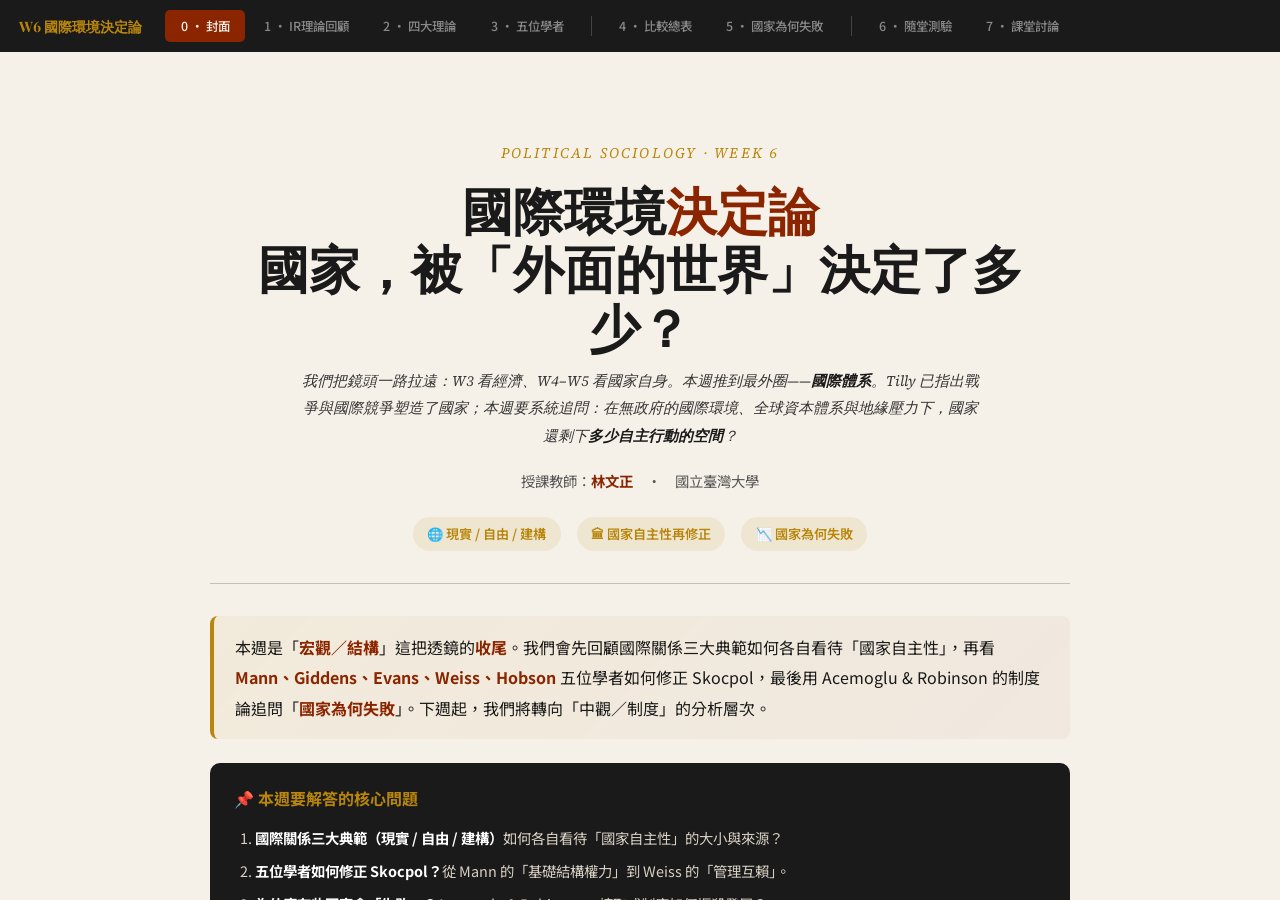
<file: lectures/W6_國際環境決定論_互動講義.html>
<!DOCTYPE html>
<html lang="zh-TW">
<head>
<meta charset="UTF-8">
<meta name="viewport" content="width=device-width, initial-scale=1.0">
<title>W6 — 國家自主論 II：國家能力如何展現？</title>
<link href="https://fonts.googleapis.com/css2?family=Playfair+Display:ital,wght@0,400;0,700;0,900;1,400&family=Noto+Sans+TC:wght@300;400;500;700&family=Source+Serif+4:ital,wght@0,300;0,400;0,600;1,300;1,400&display=swap" rel="stylesheet">
<style>
:root{--ink:#1a1a1a;--paper:#f5f0e8;--accent:#8b2500;--accent-light:#c4532b;--gold:#b8860b;--sage:#5a6e5a;--muted:#6b6560;--line:#c9c0b4;--card-bg:#faf7f2;--blue:#3a5a8c;--purple:#6b4c7a;--teal:#2a7a6e}
*{margin:0;padding:0;box-sizing:border-box}
html,body{height:100%;overflow:hidden}
body{font-family:'Noto Sans TC','Source Serif 4',serif;background:var(--paper);color:var(--ink);line-height:1.85}
.app{display:flex;flex-direction:column;height:100vh}
.top-nav{flex-shrink:0;background:#1a1a1a;display:flex;align-items:center;padding:0 1.2rem;height:52px;gap:.25rem;overflow-x:auto;scrollbar-width:none}
.top-nav::-webkit-scrollbar{display:none}
.nav-btn{flex-shrink:0;padding:.45rem .95rem;background:0;border:0;font-family:'Noto Sans TC',sans-serif;font-size:.78rem;font-weight:500;color:#888;cursor:pointer;border-radius:5px;transition:all .25s;white-space:nowrap}
.nav-btn:hover{color:#ccc;background:rgba(255,255,255,.06)}
.nav-btn.active{color:var(--paper);background:var(--accent)}
.nav-title{font-family:'Playfair Display',serif;color:var(--gold);font-size:.9rem;font-weight:700;margin-right:1.2rem;flex-shrink:0}
.page-container{flex:1;overflow:hidden;position:relative}
.page{position:absolute;inset:0;overflow-y:auto;padding:2.5rem 2rem 4rem;opacity:0;transform:translateX(36px);pointer-events:none;transition:opacity .38s,transform .38s}
.page.active{opacity:1;transform:translateX(0);pointer-events:auto}
.page-inner{max-width:860px;margin:0 auto}
.bottom-bar{flex-shrink:0;height:50px;background:#faf7f2;border-top:1px solid var(--line);display:flex;align-items:center;justify-content:space-between;padding:0 2rem}
.page-indicator{font-size:.76rem;color:var(--muted);letter-spacing:.04em}
.page-dots{display:flex;gap:7px}
.dot{width:7px;height:7px;border-radius:50%;background:var(--line);cursor:pointer;transition:all .3s}
.dot.active{background:var(--accent);transform:scale(1.35)}
.arrow-btns{display:flex;gap:.4rem}
.arrow-btn{width:34px;height:34px;border-radius:50%;border:1px solid var(--line);background:#fff;cursor:pointer;display:flex;align-items:center;justify-content:center;font-size:.95rem;color:var(--muted);transition:all .2s}
.arrow-btn:hover{border-color:var(--accent);color:var(--accent)}
.arrow-btn:disabled{opacity:.3;cursor:default}
.page h2{font-family:'Playfair Display',serif;font-size:clamp(1.7rem,3.2vw,2.4rem);font-weight:700;color:var(--accent);line-height:1.2;margin-bottom:.3rem}
.page h2::after{content:'';display:block;width:48px;height:3px;background:var(--gold);margin-top:.6rem;margin-bottom:1.6rem}
.page h3{font-family:'Playfair Display',serif;font-size:1.15rem;color:var(--ink);margin:1.8rem 0 .7rem;font-weight:700}
.page p{font-size:.93rem;margin-bottom:1.1rem;color:#333}
.page p strong{color:var(--ink)}
.hero-header{border-bottom:1px solid var(--line);padding-bottom:1.8rem;margin-bottom:2rem}
.hero-header .name{font-family:'Playfair Display',serif;font-size:clamp(1.6rem,3.5vw,2.4rem);font-weight:900;color:var(--ink);line-height:1.15}
.hero-header .sub{font-family:'Source Serif 4',serif;font-size:.92rem;color:var(--gold);font-style:italic;margin:.4rem 0 .6rem}
.hero-tags{display:flex;flex-wrap:wrap;gap:.45rem;margin-top:1rem}
.tag{padding:.3rem .8rem;background:rgba(139,37,0,.07);color:var(--accent);border-radius:18px;font-size:.76rem;font-weight:500}
.card-grid{display:grid;grid-template-columns:repeat(auto-fit,minmax(220px,1fr));gap:1rem;margin:1.3rem 0}
.card{background:var(--card-bg);border-radius:7px;padding:1.2rem;border-top:3px solid var(--accent);box-shadow:0 2px 10px rgba(0,0,0,.04);transition:transform .3s,box-shadow .3s}
.card:hover{transform:translateY(-3px);box-shadow:0 5px 22px rgba(0,0,0,.09)}
.card h4{font-family:'Playfair Display',serif;font-size:.95rem;color:var(--accent);margin-bottom:.4rem}
.card p{font-size:.84rem;color:#555;margin-bottom:0}
.card.sage{border-top-color:var(--sage)}.card.sage h4{color:var(--sage)}
.card.blue{border-top-color:var(--blue)}.card.blue h4{color:var(--blue)}
.card.purple{border-top-color:var(--purple)}.card.purple h4{color:var(--purple)}
.card.gold{border-top-color:var(--gold)}.card.gold h4{color:var(--gold)}
.card.teal{border-top-color:var(--teal)}.card.teal h4{color:var(--teal)}

/* Scholar comparison */
.scholar-tabs{display:flex;gap:0;border-bottom:2px solid var(--line);margin-bottom:0;flex-wrap:wrap}
.s-tab{padding:.55rem 1rem;background:0;border:0;font-family:'Noto Sans TC',sans-serif;font-size:.82rem;font-weight:500;color:var(--muted);cursor:pointer;border-bottom:3px solid transparent;margin-bottom:-2px;transition:all .3s;white-space:nowrap}
.s-tab:hover{color:var(--accent)}
.s-tab.on{color:var(--accent);border-bottom-color:var(--accent);font-weight:700}
.s-panel{display:none;padding:1.4rem 0;animation:fadeUp .35s ease}
.s-panel.on{display:block}
@keyframes fadeUp{from{opacity:0;transform:translateY(8px)}to{opacity:1;transform:translateY(0)}}

.kv{display:grid;grid-template-columns:110px 1fr;gap:.3rem .8rem;margin:.8rem 0;font-size:.87rem}
.kv dt{color:var(--muted);font-weight:500;text-align:right}.kv dd{color:#333}

/* Compare table */
.cmp-table{width:100%;border-collapse:collapse;font-size:.8rem;margin:1.2rem 0}
.cmp-table th{background:var(--ink);color:var(--paper);padding:.55rem .6rem;font-weight:600;text-align:left;position:sticky;top:0}
.cmp-table td{padding:.55rem .6rem;border-bottom:1px solid var(--line);vertical-align:top}
.cmp-table tr:hover td{background:rgba(139,37,0,.03)}
.cmp-table .hl{font-weight:600;color:var(--accent)}

/* Quiz */
.quiz-block{background:var(--card-bg);border-radius:9px;padding:1.5rem;margin:1.2rem 0;border-left:4px solid var(--gold)}
.quiz-q{font-weight:600;font-size:.92rem;margin-bottom:.8rem;color:var(--ink)}
.quiz-opts{display:flex;flex-direction:column;gap:.45rem}
.quiz-opt{padding:.6rem 1rem;background:#fff;border:1px solid var(--line);border-radius:6px;cursor:pointer;font-size:.85rem;transition:all .25s;position:relative}
.quiz-opt:hover{border-color:var(--accent);background:rgba(139,37,0,.02)}
.quiz-opt.correct{border-color:var(--sage);background:rgba(90,110,90,.1);color:var(--sage);font-weight:600}
.quiz-opt.wrong{border-color:#c0392b;background:rgba(192,57,43,.06);color:#c0392b}
.quiz-opt.disabled{pointer-events:none;opacity:.7}
.quiz-explain{display:none;margin-top:.8rem;padding:.8rem 1rem;background:rgba(184,134,11,.06);border-radius:6px;font-size:.84rem;color:#555;line-height:1.7}
.quiz-explain.show{display:block;animation:fadeUp .35s ease}

/* Quote */
.quote{position:relative;background:linear-gradient(135deg,#2d1f1a,#1a1a1a);color:#e8e0d4;padding:1.8rem 2rem;border-radius:7px;margin:1.5rem 0}
.quote::before{content:'\201C';position:absolute;top:-.2rem;left:1rem;font-family:'Playfair Display',serif;font-size:4rem;color:var(--gold);opacity:.22;line-height:1}
.quote p{font-family:'Source Serif 4',serif;font-style:italic;font-size:.92rem;color:#e8e0d4;position:relative;z-index:1;margin-bottom:.5rem}
.quote .attr{font-style:normal;font-size:.78rem;color:var(--gold);text-align:right}

/* Diagram */
.diagram-box{background:var(--card-bg);border-radius:9px;padding:1.4rem;margin:1.5rem 0;box-shadow:0 2px 10px rgba(0,0,0,.04);overflow-x:auto}
.diagram-box h4{font-family:'Playfair Display',serif;text-align:center;color:var(--accent);margin-bottom:1rem;font-size:1rem}
.dia-flow{display:flex;flex-direction:column;align-items:center;gap:.6rem;min-width:480px}
.dia-row{display:flex;gap:.8rem;align-items:center;justify-content:center;flex-wrap:wrap}
.d-box{padding:.5rem .9rem;border-radius:5px;font-size:.8rem;font-weight:500;text-align:center;min-width:100px;transition:transform .3s}
.d-box:hover{transform:scale(1.04)}
.d-state{background:var(--accent);color:#fff;font-size:.85rem;font-weight:700;padding:.7rem 1.3rem}
.d-ext{background:var(--blue);color:#fff}
.d-mid{background:#e8ddd0;color:var(--ink);border:1px solid var(--line)}
.d-soc{background:var(--sage);color:#fff}
.d-out{background:var(--gold);color:#fff}
.d-fail{background:#c0392b;color:#fff}
.d-arr{font-size:1.1rem;color:var(--muted)}

/* Vote */
.vote-row{display:flex;gap:.5rem;flex-wrap:wrap;margin:.8rem 0}
.vote-btn{padding:.5rem 1rem;background:#fff;border:1.5px solid var(--line);border-radius:20px;font-family:'Noto Sans TC',sans-serif;font-size:.82rem;cursor:pointer;transition:all .25s}
.vote-btn:hover{border-color:var(--accent);color:var(--accent)}
.vote-btn.voted{background:var(--accent);color:#fff;border-color:var(--accent)}
.vote-result{font-size:.84rem;color:var(--sage);margin-top:.3rem;min-height:1.2rem}

/* Highlight box */
.hl-box{background:rgba(139,37,0,.05);border-left:3px solid var(--accent);padding:1rem 1.2rem;border-radius:0 6px 6px 0;margin:1.2rem 0}
.hl-box p{margin-bottom:.3rem;font-size:.88rem}

/* Guide elements */
.guide-breadcrumb{font-size:.75rem;color:var(--muted);margin-bottom:.6rem;letter-spacing:.02em}
.guide-breadcrumb span{color:var(--accent);font-weight:600}
.story-lead{font-size:1rem;color:var(--ink);line-height:1.9;margin-bottom:1.5rem;padding:1rem 1.3rem;background:linear-gradient(135deg,rgba(184,134,11,.06),rgba(139,37,0,.04));border-radius:8px;border-left:4px solid var(--gold)}
.story-lead strong{color:var(--accent)}
.next-page{display:flex;align-items:center;gap:.8rem;padding:1rem 1.3rem;background:var(--ink);color:var(--paper);border-radius:8px;margin-top:2rem;cursor:pointer;transition:transform .2s}
.next-page:hover{transform:translateX(4px)}
.next-page .np-arrow{font-size:1.5rem;color:var(--gold)}
.next-page .np-text{flex:1}
.next-page .np-label{font-size:.72rem;color:var(--gold);font-weight:600;letter-spacing:.04em;text-transform:uppercase}
.next-page .np-title{font-size:.9rem;margin-top:.15rem}
.checkpoint{background:rgba(90,110,90,.06);border:1px solid rgba(90,110,90,.2);border-radius:8px;padding:1rem 1.2rem;margin:1.5rem 0}
.checkpoint h4{color:var(--sage);font-size:.88rem;margin-bottom:.5rem}
.checkpoint p{font-size:.84rem;color:#555;margin-bottom:.2rem}

/* Timeline */
.tl{position:relative;padding-left:1.8rem;margin:1rem 0}
.tl::before{content:'';position:absolute;left:.5rem;top:0;bottom:0;width:2px;background:var(--line)}
.tl-item{position:relative;margin-bottom:1.2rem}
.tl-item::before{content:'';position:absolute;left:-1.5rem;top:.45rem;width:10px;height:10px;border-radius:50%;background:var(--accent);border:2px solid var(--paper)}
.tl-node{position:relative;padding-left:0;margin-bottom:0}
.tl-node>div:last-child:hover{transform:scale(1.02);box-shadow:0 2px 12px rgba(0,0,0,.1)}

/* Spoiler reveal */
.spoiler{max-height:2.2rem;overflow:hidden;background:rgba(90,110,90,.04);border-radius:5px;padding:.45rem .8rem;cursor:pointer;user-select:none;font-size:0;line-height:0;display:block;margin-top:.4rem;border:1px dashed var(--line);transition:max-height .5s ease,padding .3s,font-size .3s,line-height .3s,background .3s,border .3s}
.spoiler::after{content:'👆 點選顯示解答';display:block;text-align:center;color:var(--muted);font-size:.82rem;line-height:2.2rem}
.spoiler.revealed{max-height:800px;font-size:.84rem;line-height:1.7;background:rgba(184,134,11,.06);border:1px solid var(--gold);padding:.7rem .9rem}
.spoiler.revealed::after{display:none}
.spoiler.revealed strong{color:var(--accent)}
.spoiler.revealed em{color:var(--ink)}
.tl-label{font-size:.75rem;color:var(--gold);font-weight:600;letter-spacing:.03em}
.tl-text{font-size:.87rem;color:#333;margin-top:.1rem}

@media(max-width:600px){
  .page{padding:1.5rem 1rem 3rem}
  .card-grid{grid-template-columns:1fr}
  .cmp-table{font-size:.72rem}
  .s-tab{padding:.4rem .7rem;font-size:.75rem}
  .kv{grid-template-columns:90px 1fr;font-size:.82rem}
}

/* ===== 封面（與 W1–W5 一致）===== */
.nav-divider{flex-shrink:0;width:1px;height:20px;background:#444;margin:0 .5rem}
.hero{text-align:center;padding:3rem 1rem 2rem;border-bottom:1px solid var(--line);margin-bottom:2rem}
.hero-eyebrow{font-family:'Source Serif 4',serif;font-style:italic;color:var(--gold);font-size:.92rem;letter-spacing:.15em;text-transform:uppercase;margin-bottom:.8rem}
.hero-title{font-family:'Playfair Display',serif;font-size:clamp(2rem,5vw,3.2rem);font-weight:900;color:var(--ink);line-height:1.14;margin-bottom:.8rem}
.hero-title .mark{color:var(--accent)}
.hero-sub{font-family:'Source Serif 4',serif;font-size:1.05rem;color:var(--muted);font-style:italic;max-width:680px;margin:0 auto 1.4rem}
.hero-teacher{font-size:.9rem;color:#555;margin-bottom:1.4rem}
.hero-teacher strong{color:var(--accent)}
.hero-meta{display:flex;gap:1rem;justify-content:center;flex-wrap:wrap;font-size:.82rem}
.hero-meta span{padding:.3rem .9rem;background:rgba(184,134,11,.1);border-radius:20px;color:var(--gold);font-weight:600}
.questions{background:#1a1a1a;color:#e8e0d4;padding:1.3rem 1.5rem;border-radius:10px;margin:1.2rem 0}
.questions h4{color:var(--gold);margin-top:0;margin-bottom:.7rem;font-size:1rem;font-weight:700}
.questions ol{padding-left:1.3rem;margin-bottom:0}
.questions li{font-size:.9rem;margin-bottom:.4rem;line-height:1.85;color:#d8d0c4}
.questions li strong{color:#fff}
</style>
</head>
<body>
<div class="app">
<div class="top-nav">
<span class="nav-title">W6 國際環境決定論</span>
<button class="nav-btn active" onclick="goPage(0)">0 · 封面</button>
<button class="nav-btn" onclick="goPage(1)">1 · IR理論回顧</button>
<button class="nav-btn" onclick="goPage(2)">2 · 四大理論</button>
<button class="nav-btn" onclick="goPage(3)">3 · 五位學者</button>
<span class="nav-divider"></span>
<button class="nav-btn" onclick="goPage(4)">4 · 比較總表</button>
<button class="nav-btn" onclick="goPage(5)">5 · 國家為何失敗</button>
<span class="nav-divider"></span>
<button class="nav-btn" onclick="goPage(6)">6 · 隨堂測驗</button>
<button class="nav-btn" onclick="goPage(7)">7 · 課堂討論</button>
</div>

<div class="page-container">

<!-- ====== P0 封面 ====== -->
<div class="page active" data-page="0"><div class="page-inner">
  <div class="hero">
    <div class="hero-eyebrow">Political Sociology · Week 6</div>
    <h1 class="hero-title">國際環境<span class="mark">決定論</span><br>國家，被「外面的世界」決定了多少？</h1>
    <p class="hero-sub">我們把鏡頭一路拉遠：W3 看經濟、W4–W5 看國家自身。本週推到最外圈——<strong>國際體系</strong>。Tilly 已指出戰爭與國際競爭塑造了國家；本週要系統追問：在無政府的國際環境、全球資本體系與地緣壓力下，國家還剩下<strong>多少自主行動的空間</strong>？</p>
    <div class="hero-teacher">授課教師：<strong>林文正</strong>　·　國立臺灣大學</div>
    <div class="hero-meta"><span>🌐 現實 / 自由 / 建構</span><span>🏛 國家自主性再修正</span><span>📉 國家為何失敗</span></div>
  </div>
  <div class="story-lead">
    本週是「<strong>宏觀／結構</strong>」這把透鏡的<strong>收尾</strong>。我們會先回顧國際關係三大典範如何各自看待「國家自主性」，再看 <strong>Mann、Giddens、Evans、Weiss、Hobson</strong> 五位學者如何修正 Skocpol，最後用 Acemoglu &amp; Robinson 的制度論追問「<strong>國家為何失敗</strong>」。下週起，我們將轉向「中觀／制度」的分析層次。
  </div>
  <div class="questions">
    <h4>📌 本週要解答的核心問題</h4>
    <ol>
      <li><strong>國際關係三大典範（現實 / 自由 / 建構）</strong>如何各自看待「國家自主性」的大小與來源？</li>
      <li><strong>五位學者如何修正 Skocpol？</strong>從 Mann 的「基礎結構權力」到 Weiss 的「管理互賴」。</li>
      <li><strong>為什麼有些國家會「失敗」？</strong>Acemoglu &amp; Robinson：榨取式制度如何扼殺發展？</li>
      <li><strong>「結構決定論」走到這裡</strong>，最大的解釋力是什麼？最大的盲點又是什麼？</li>
    </ol>
  </div>
  <h3 style="font-family:'Playfair Display',serif;font-size:1.2rem;color:var(--ink);margin:1.8rem 0 .7rem;font-weight:700">本週路線圖</h3>
  <div class="card-grid">
    <div class="card"><h4>P1 IR 理論回顧</h4><p>三大典範如何看「國家自主性」，互動時間線與關係地圖。</p></div>
    <div class="card"><h4>P2 四大理論</h4><p>互動四象限：把現實 / 自由 / 建構 / 發展型國家定位。</p></div>
    <div class="card"><h4>P3 五位學者</h4><p>Mann、Giddens、Evans、Weiss、Hobson 對 Skocpol 的修正。</p></div>
    <div class="card"><h4>P4 比較總表</h4><p>用「最大差異法」把五位學者放在同一張表上對照。</p></div>
    <div class="card"><h4>P5 國家為何失敗</h4><p>Acemoglu &amp; Robinson：榨取式 vs 廣納式制度。</p></div>
    <div class="card"><h4>P6-7 測驗 · 討論</h4><p><strong>選擇題</strong>檢測理解，<strong>問答題</strong>把理論帶回台灣。</p></div>
  </div>
  <div class="next-page" onclick="next()"><div class="np-text"><div class="np-label">下一頁</div><div class="np-title">國際關係理論回顧——三大典範怎麼看「國家自主性」？</div></div><div class="np-arrow">→</div></div>
</div></div>


<!-- ====== IR理論回顧 ====== -->
<div class="page" data-page="1"><div class="page-inner">
<h2>國際關係理論回顧</h2>
<div class="guide-breadcrumb">📍 你在這裡：<span>P1 IR理論回顧</span> → P2 四大理論 → P3 五位學者 → P4 比較總表 → P5 國家為何失敗 → P6 測驗 → P7 討論</div>

<div class="story-lead">
想像你是一個小國的領導人。你的國家夾在兩個大國之間，經濟依賴出口，國內有不同族群的張力。你該怎麼做決定？<strong>你的選擇空間有多大，取決於你怎麼理解國際環境。</strong>不同的國際關係理論，會給你截然不同的答案——也會讓你對「國家自主性」有完全不同的判斷。
</div>

<p>國際關係理論有三個最基本的「典範」（paradigm），所有後續的理論幾乎都是從這三個典範延伸出來的。我們先認識這三個起點，再看它們<strong>各自如何理解國家自主性</strong>，以及延伸出哪些具體理論。</p>

<!-- ===== 與國家自主性的關係 ===== -->
<h3>三大典範怎麼看「國家自主性」？</h3>
<p>同一個問題——<strong>國家有多少自主行動的空間？</strong>——三個典範給出了截然不同的答案：</p>

<div style="overflow-x:auto">
<table class="cmp-table">
<thead>
<tr><th style="width:15%"></th><th style="width:28%">🦁 現實主義</th><th style="width:28%">🤝 自由主義</th><th style="width:28%">💭 建構主義</th></tr>
</thead>
<tbody>
<tr><td class="hl">國家自主性<br>有多大？</td>
<td>很大，但被國際<strong>權力結構</strong>限制。大國有自主性，小國只能選邊站。</td>
<td>受到國際制度和經濟相互依賴的<strong>約束</strong>，但也因此獲得合作的收益。</td>
<td>取決於國家如何<strong>定義自己的身分</strong>。認同改變，利益就改變，自主性空間也跟著變。</td>
</tr>
<tr><td class="hl">國家自主性<br>的來源？</td>
<td>軍事力量、地緣位置、結盟策略</td>
<td>制度參與、經濟實力、規範遵守</td>
<td>國際認同、論述能力、規範創業</td>
</tr>
<tr><td class="hl">國家自主性<br>的限制？</td>
<td>國際權力分配（單極/兩極/多極）決定了你的空間</td>
<td>國際規範和經濟依賴限制了你的選項</td>
<td>國際社會對你的「身分認知」限制了你的行動</td>
</tr>
<tr><td class="hl">台灣案例</td>
<td>🇹🇼 兩岸軍事對峙、美中台三角、國防預算</td>
<td>🇹🇼 WTO入會、APEC參與、ECFA利弊</td>
<td>🇹🇼 台灣認同從「中國人」→「台灣人」的轉變</td>
</tr>
</tbody>
</table>
</div>

<!-- ===== 三大典範發展時間線 ===== -->
<h3>三大典範：發展關係時間線</h3>
<p>三個典範不是同時出現的——它們是在不同歷史背景下，針對前一個理論的不足而誕生的。<strong>點選任一節點</strong>查看該理論的學者、專書、關鍵理論與對應的世界/台灣事件：</p>

<!-- 圖例 -->
<div style="display:flex;gap:1.2rem;flex-wrap:wrap;margin:.8rem 0;font-size:.78rem;color:var(--muted)">
<span><span style="display:inline-block;width:10px;height:10px;border-radius:2px;background:#8b2500;vertical-align:middle;margin-right:3px"></span>現實主義</span>
<span><span style="display:inline-block;width:10px;height:10px;border-radius:2px;background:#3a5a8c;vertical-align:middle;margin-right:3px"></span>自由主義</span>
<span><span style="display:inline-block;width:10px;height:10px;border-radius:2px;background:#5a6e5a;vertical-align:middle;margin-right:3px"></span>建構主義</span>
<span><span style="display:inline-block;width:10px;height:10px;border-radius:2px;background:#b8860b;vertical-align:middle;margin-right:3px"></span>衍生理論</span>
<span><span style="display:inline-block;width:10px;height:10px;border-radius:2px;background:#6b4c7a;vertical-align:middle;margin-right:3px"></span>批判理論</span>
<span><span style="display:inline-block;width:10px;height:10px;border-radius:2px;background:#2a7a6e;vertical-align:middle;margin-right:3px"></span>當代應用</span>
</div>

<!-- 互動式時間線 -->
<div id="tlWrap" style="position:relative;padding-left:78px;margin:.6rem 0 .3rem">
<!-- 主軸 -->
<div style="position:absolute;left:38px;top:0;bottom:0;width:2px;background:var(--line)"></div>

<div class="tl-node" onclick="showTL(0)" style="cursor:pointer"><div style="position:absolute;left:-40px;width:32px;text-align:right;font-size:.7rem;font-weight:700;color:var(--muted)">1948</div><div style="position:absolute;left:-7px;top:3px;width:10px;height:10px;border-radius:50%;background:#8b2500;border:2px solid var(--paper);z-index:1"></div><div style="padding:.3rem .7rem;margin-bottom:.25rem;background:rgba(139,37,0,.07);border-radius:5px;border-left:3px solid #8b2500;transition:all .2s"><strong style="font-size:.8rem;color:#8b2500">Morgenthau《國際政治》</strong> <span style="font-size:.73rem;color:#777">— 古典現實主義奠基</span></div></div>

<div class="tl-node" onclick="showTL(1)" style="cursor:pointer"><div style="position:absolute;left:-40px;width:32px;text-align:right;font-size:.7rem;font-weight:700;color:var(--muted)">1959</div><div style="position:absolute;left:-7px;top:3px;width:10px;height:10px;border-radius:50%;background:#8b2500;border:2px solid var(--paper);z-index:1"></div><div style="padding:.3rem .7rem;margin-bottom:.25rem;background:rgba(139,37,0,.07);border-radius:5px;border-left:3px solid #8b2500;transition:all .2s"><strong style="font-size:.8rem;color:#8b2500">Waltz《人、國家與戰爭》</strong> <span style="font-size:.73rem;color:#777">— 三個分析層次</span></div></div>

<div class="tl-node" onclick="showTL(2)" style="cursor:pointer"><div style="position:absolute;left:-40px;width:32px;text-align:right;font-size:.7rem;font-weight:700;color:var(--muted)">1966</div><div style="position:absolute;left:-7px;top:3px;width:10px;height:10px;border-radius:50%;background:#6b4c7a;border:2px solid var(--paper);z-index:1"></div><div style="padding:.3rem .7rem;margin-bottom:.25rem;background:rgba(107,76,122,.07);border-radius:5px;border-left:3px solid #6b4c7a;transition:all .2s"><strong style="font-size:.8rem;color:#6b4c7a">Frank《拉美的資本主義與低度發展》</strong> <span style="font-size:.73rem;color:#777">— 依賴理論誕生</span></div></div>

<div class="tl-node" onclick="showTL(3)" style="cursor:pointer"><div style="position:absolute;left:-40px;width:32px;text-align:right;font-size:.7rem;font-weight:700;color:var(--muted)">1974</div><div style="position:absolute;left:-7px;top:3px;width:10px;height:10px;border-radius:50%;background:#6b4c7a;border:2px solid var(--paper);z-index:1"></div><div style="padding:.3rem .7rem;margin-bottom:.25rem;background:rgba(107,76,122,.07);border-radius:5px;border-left:3px solid #6b4c7a;transition:all .2s"><strong style="font-size:.8rem;color:#6b4c7a">Wallerstein《現代世界體系》I</strong> <span style="font-size:.73rem;color:#777">— 核心—半邊陲—邊陲</span></div></div>

<div class="tl-node" onclick="showTL(4)" style="cursor:pointer"><div style="position:absolute;left:-40px;width:32px;text-align:right;font-size:.7rem;font-weight:700;color:var(--muted)">1977</div><div style="position:absolute;left:-7px;top:3px;width:10px;height:10px;border-radius:50%;background:#3a5a8c;border:2px solid var(--paper);z-index:1"></div><div style="padding:.3rem .7rem;margin-bottom:.25rem;background:rgba(58,90,140,.07);border-radius:5px;border-left:3px solid #3a5a8c;transition:all .2s"><strong style="font-size:.8rem;color:#3a5a8c">Keohane & Nye《權力與相互依賴》</strong> <span style="font-size:.73rem;color:#777">— 自由主義挑戰現實主義</span></div></div>

<div class="tl-node" onclick="showTL(5)" style="cursor:pointer"><div style="position:absolute;left:-40px;width:32px;text-align:right;font-size:.7rem;font-weight:700;color:var(--muted)">1979</div><div style="position:absolute;left:-7px;top:3px;width:10px;height:10px;border-radius:50%;background:#8b2500;border:2px solid var(--paper);z-index:1"></div><div style="padding:.3rem .7rem;margin-bottom:.25rem;background:rgba(139,37,0,.07);border-radius:5px;border-left:3px solid #8b2500;transition:all .2s"><strong style="font-size:.8rem;color:#8b2500">Waltz《國際政治理論》</strong> <span style="font-size:.73rem;color:#777">— 新現實主義回應自由主義</span></div></div>

<div class="tl-node" onclick="showTL(6)" style="cursor:pointer"><div style="position:absolute;left:-40px;width:32px;text-align:right;font-size:.7rem;font-weight:700;color:var(--muted)">1982</div><div style="position:absolute;left:-7px;top:3px;width:10px;height:10px;border-radius:50%;background:#b8860b;border:2px solid var(--paper);z-index:1"></div><div style="padding:.3rem .7rem;margin-bottom:.25rem;background:rgba(184,134,11,.07);border-radius:5px;border-left:3px solid #b8860b;transition:all .2s"><strong style="font-size:.8rem;color:#b8860b">Johnson《通產省與日本奇蹟》</strong> <span style="font-size:.73rem;color:#777">— 發展型國家理論開創</span></div></div>

<div class="tl-node" onclick="showTL(7)" style="cursor:pointer"><div style="position:absolute;left:-40px;width:32px;text-align:right;font-size:.7rem;font-weight:700;color:var(--muted)">1984</div><div style="position:absolute;left:-7px;top:3px;width:10px;height:10px;border-radius:50%;background:#3a5a8c;border:2px solid var(--paper);z-index:1"></div><div style="padding:.3rem .7rem;margin-bottom:.25rem;background:rgba(58,90,140,.07);border-radius:5px;border-left:3px solid #3a5a8c;transition:all .2s"><strong style="font-size:.8rem;color:#3a5a8c">Keohane《霸權之後》</strong> <span style="font-size:.73rem;color:#777">— 新自由制度主義＋霸權穩定論成形</span></div></div>

<div class="tl-node" onclick="showTL(8)" style="cursor:pointer"><div style="position:absolute;left:-40px;width:32px;text-align:right;font-size:.7rem;font-weight:700;color:var(--muted)">1989</div><div style="position:absolute;left:-7px;top:3px;width:10px;height:10px;border-radius:50%;background:#5a6e5a;border:2px solid var(--paper);z-index:1"></div><div style="padding:.3rem .7rem;margin-bottom:.25rem;background:rgba(90,110,90,.07);border-radius:5px;border-left:3px solid #5a6e5a;transition:all .2s"><strong style="font-size:.8rem;color:#5a6e5a">冷戰結束 ｜ Onuf「建構主義」</strong> <span style="font-size:.73rem;color:#777">— 前兩大典範都無法預測蘇聯解體</span></div></div>

<div class="tl-node" onclick="showTL(9)" style="cursor:pointer"><div style="position:absolute;left:-40px;width:32px;text-align:right;font-size:.7rem;font-weight:700;color:var(--muted)">1992</div><div style="position:absolute;left:-7px;top:3px;width:10px;height:10px;border-radius:50%;background:#5a6e5a;border:2px solid var(--paper);z-index:1"></div><div style="padding:.3rem .7rem;margin-bottom:.25rem;background:rgba(90,110,90,.07);border-radius:5px;border-left:3px solid #5a6e5a;transition:all .2s"><strong style="font-size:.8rem;color:#5a6e5a">Wendt〈無政府狀態是國家製造的〉</strong> <span style="font-size:.73rem;color:#777">— 建構主義奠基</span></div></div>

<div class="tl-node" onclick="showTL(10)" style="cursor:pointer"><div style="position:absolute;left:-40px;width:32px;text-align:right;font-size:.7rem;font-weight:700;color:var(--muted)">1995</div><div style="position:absolute;left:-7px;top:3px;width:10px;height:10px;border-radius:50%;background:#b8860b;border:2px solid var(--paper);z-index:1"></div><div style="padding:.3rem .7rem;margin-bottom:.25rem;background:rgba(184,134,11,.07);border-radius:5px;border-left:3px solid #b8860b;transition:all .2s"><strong style="font-size:.8rem;color:#b8860b">Evans《鑲嵌性自主》</strong> <span style="font-size:.73rem;color:#777">— 發展型國家理論化（Wade 1990、Amsden 1989）</span></div></div>

<div class="tl-node" onclick="showTL(11)" style="cursor:pointer"><div style="position:absolute;left:-40px;width:32px;text-align:right;font-size:.7rem;font-weight:700;color:var(--muted)">1999</div><div style="position:absolute;left:-7px;top:3px;width:10px;height:10px;border-radius:50%;background:#5a6e5a;border:2px solid var(--paper);z-index:1"></div><div style="padding:.3rem .7rem;margin-bottom:.25rem;background:rgba(90,110,90,.07);border-radius:5px;border-left:3px solid #5a6e5a;transition:all .2s"><strong style="font-size:.8rem;color:#5a6e5a">Wendt《國際政治的社會理論》</strong> <span style="font-size:.73rem;color:#777">— 建構主義成為 IR 第三大典範</span></div></div>

<div class="tl-node" onclick="showTL(12)" style="cursor:pointer"><div style="position:absolute;left:-40px;width:32px;text-align:right;font-size:.7rem;font-weight:700;color:var(--muted)">2001</div><div style="position:absolute;left:-7px;top:3px;width:10px;height:10px;border-radius:50%;background:#8b2500;border:2px solid var(--paper);z-index:1"></div><div style="padding:.3rem .7rem;margin-bottom:.25rem;background:rgba(139,37,0,.05);border-radius:5px;border-left:3px solid #8b2500;transition:all .2s"><strong style="font-size:.8rem;color:#8b2500">Mearsheimer《大國政治的悲劇》</strong> <span style="font-size:.73rem;color:#777">vs. Ikenberry《勝利之後》</span></div></div>

<div class="tl-node" onclick="showTL(13)" style="cursor:pointer"><div style="position:absolute;left:-40px;width:32px;text-align:right;font-size:.7rem;font-weight:700;color:var(--muted)">2019</div><div style="position:absolute;left:-7px;top:3px;width:10px;height:10px;border-radius:50%;background:#2a7a6e;border:2px solid var(--paper);z-index:1"></div><div style="padding:.3rem .7rem;margin-bottom:.25rem;background:rgba(42,122,110,.07);border-radius:5px;border-left:3px solid #2a7a6e;transition:all .2s"><strong style="font-size:.8rem;color:#2a7a6e">Farrell & Newman「武器化相互依賴」</strong> <span style="font-size:.73rem;color:#777">— 經濟網絡節點被武器化</span></div></div>

</div><!-- /tlWrap -->

<!-- 時間線詳情卡 -->
<div id="tlDetail" style="min-height:80px;margin-top:.5rem">
<div class="hl-box" id="tlCard" style="transition:all .3s">
<p style="color:var(--muted);font-size:.88rem;text-align:center">👆 點選時間線上的任一節點，查看學者、專書、關鍵理論與對應事件</p>
</div>
</div>

<div class="hl-box">
<p><strong>讀時間線的重點：</strong>三大典範不是互相取代，而是<strong>層層堆疊、持續對話</strong>。現實主義在 1940s 主導了 IR 學科，自由主義在 1970s 起挑戰它，建構主義在冷戰結束後（1989-99）因為前兩者都無法預測蘇聯和平解體而崛起。到了 2020s，三者並存，學者越來越傾向跨典範整合。</p>
</div>

<!-- ===== 戰爭、經濟、國家自主性的三角關係 ===== -->
<h3>戰爭、經濟與國家自主性：三大典範的核心分歧</h3>
<p>如果把國際關係的核心問題拆成三個要素——<strong>戰爭（安全）、經濟（財富）、國家自主性（選擇空間）</strong>——三大典範對這三者關係的看法截然不同。這也是理解後面五位學者的基礎：</p>

<div class="diagram-box" style="padding:1rem">
<h4 style="margin-bottom:.8rem">戰爭 ↔ 經濟 ↔ 國家自主性：誰決定誰？</h4>
<div style="display:grid;grid-template-columns:repeat(auto-fit,minmax(220px,1fr));gap:.8rem">

<div style="background:rgba(139,37,0,.06);padding:.8rem;border-radius:6px;border-top:3px solid #8b2500">
<div style="font-size:.85rem;font-weight:700;color:#8b2500;margin-bottom:.4rem">🦁 現實主義的答案</div>
<div style="font-size:.82rem;color:#333;line-height:1.7">
<strong>戰爭 → 國家自主性 → 經濟</strong><br>
戰爭（或戰爭威脅）是最根本的力量。國家為了生存必須建軍、結盟，國家自主性取決於你在軍事權力結構中的位置。經濟是為安全服務的工具。<br>
<span style="font-size:.78rem;color:var(--gold)">Tilly：「戰爭製造國家，國家也製造戰爭。」</span>
</div>
</div>

<div style="background:rgba(58,90,140,.06);padding:.8rem;border-radius:6px;border-top:3px solid #3a5a8c">
<div style="font-size:.85rem;font-weight:700;color:#3a5a8c;margin-bottom:.4rem">🤝 自由主義的答案</div>
<div style="font-size:.82rem;color:#333;line-height:1.7">
<strong>經濟 → 國家自主性 → 戰爭（被抑制）</strong><br>
經濟相互依賴是最重要的力量。貿易讓戰爭的代價太高，國際制度又降低了衝突風險。國家自主性來自經濟實力和制度參與，而不只是軍事力量。<br>
<span style="font-size:.78rem;color:var(--gold)">Keohane：「制度讓合作成為可能，即使沒有霸權。」</span>
</div>
</div>

<div style="background:rgba(90,110,90,.06);padding:.8rem;border-radius:6px;border-top:3px solid #5a6e5a">
<div style="font-size:.85rem;font-weight:700;color:#5a6e5a;margin-bottom:.4rem">💭 建構主義的答案</div>
<div style="font-size:.82rem;color:#333;line-height:1.7">
<strong>認同 → 定義什麼是「威脅」和「利益」→ 決定戰爭或合作</strong><br>
戰爭和經濟本身不決定任何事——關鍵是國家如何「理解」它們。同一個鄰國的軍備擴張，對「朋友」和「敵人」意味著完全不同的東西。國家自主性取決於你能否重新定義自己的身分。<br>
<span style="font-size:.78rem;color:var(--gold)">Wendt：「500 顆英國核彈和 5 顆北韓核彈，哪個更危險？」</span>
</div>
</div>

</div>
</div>

<div style="overflow-x:auto;margin-top:.8rem">
<table class="cmp-table" style="font-size:.78rem">
<thead>
<tr><th style="width:18%">三角關係</th><th style="width:27%">🦁 現實主義</th><th style="width:27%">🤝 自由主義</th><th style="width:27%">💭 建構主義</th></tr>
</thead>
<tbody>
<tr><td class="hl">戰爭的角色</td>
<td>國際政治的常態，永遠無法消除</td>
<td>可以透過制度和相互依賴來降低</td>
<td>取決於國家之間建構的是敵人還是朋友關係</td>
</tr>
<tr><td class="hl">經濟的角色</td>
<td>為軍事力量服務的資源基礎</td>
<td>促進合作的黏著劑，讓國家不願開戰</td>
<td>被認同和規範框架所詮釋——同一筆貿易可以是「合作」也可以是「依賴」</td>
</tr>
<tr><td class="hl">國家自主性的空間</td>
<td>大國有，小國沒有——由權力結構決定</td>
<td>所有國家都有，但受制度和相互依賴約束</td>
<td>可以被創造——透過重新定義身分來擴大空間</td>
</tr>
<tr><td class="hl">台灣案例</td>
<td>🇹🇼 兩岸軍事對峙決定了台灣的生存空間<br><span style="color:var(--muted)">（1996台海危機、國防預算）</span></td>
<td>🇹🇼 經貿依賴既是機會也是風險<br><span style="color:var(--muted)">（ECFA、WTO、矽盾）</span></td>
<td>🇹🇼 認同轉變打開了新的政策空間<br><span style="color:var(--muted)">（台灣認同↑→對中政策轉向）</span></td>
</tr>
</tbody>
</table>
</div>

<div class="hl-box" style="border-left-color:var(--gold)">
<p><strong>為什麼這很重要？</strong>接下來五位學者（Mann、Giddens、Evans、Weiss、Hobson）正是在這個三角關係中工作。Mann 把軍事獨立為一種權力來源（呼應現實主義），Giddens 加入工業主義和監視（呼應自由主義的制度觀），Evans 關注經濟發展中的國家—社會關係，Weiss 直接回應「全球化是否削弱國家」的辯論，Hobson 則批評不應把國際（戰爭/經濟）和國內（國家自主性）切割開來。<strong>他們各自選擇了不同的三角切入點。</strong></p>
</div>

<!-- ===== 互動式關係圖 ===== -->
<h3>從三大典範到具體理論：關係圖</h3>
<p>三大典範各自延伸出了具體理論。每條連線標示了該理論對<strong>戰爭⚔️、經濟💰、國家自主性🏛️</strong>三者關係的核心看法。<strong>點選節點查看詳情：</strong></p>

<div class="diagram-box" style="padding:1rem .5rem 1.4rem">
<svg id="irMap" viewBox="0 0 760 680" style="width:100%;max-width:760px;margin:0 auto;display:block;font-family:'Noto Sans TC',sans-serif" xmlns="http://www.w3.org/2000/svg">

<!-- 層級標籤 -->
<text x="15" y="48" font-size="10" fill="#6b6560" font-weight="600">三大典範</text>
<text x="15" y="230" font-size="10" fill="#6b6560" font-weight="600">連結理論</text>
<text x="15" y="445" font-size="10" fill="#6b6560" font-weight="600">當代應用</text>

<!-- ====== 連線 + 三角關係標注 ====== -->

<!-- 現實主義 → 霸權穩定論 -->
<line x1="140" y1="95" x2="140" y2="200" stroke="#8b2500" stroke-width="2" stroke-dasharray="6,3"/>
<rect x="60" y="128" width="160" height="36" rx="5" fill="#fff" stroke="#8b2500" stroke-width=".7" opacity=".95"/>
<text x="140" y="142" text-anchor="middle" font-size="8.5" fill="#8b2500" font-weight="600">⚔️戰爭→霸權提供安全</text>
<text x="140" y="156" text-anchor="middle" font-size="8.5" fill="#8b2500">🏛️自主性＝被霸權允許</text>

<!-- 自由主義 → 依賴論/世界體系 (跨典範) -->
<line x1="340" y1="95" x2="380" y2="200" stroke="#3a5a8c" stroke-width="1.5" stroke-dasharray="6,3"/>
<line x1="180" y1="95" x2="380" y2="200" stroke="#c9c0b4" stroke-width="1" stroke-dasharray="4,3"/>
<rect x="295" y="128" width="170" height="36" rx="5" fill="#fff" stroke="#6b4c7a" stroke-width=".7" opacity=".95"/>
<text x="380" y="142" text-anchor="middle" font-size="8.5" fill="#6b4c7a" font-weight="600">💰經濟結構→決定位置</text>
<text x="380" y="156" text-anchor="middle" font-size="8.5" fill="#6b4c7a">🏛️自主性＝由位置決定</text>

<!-- 建構主義 → 國際規範與認同 -->
<line x1="630" y1="95" x2="630" y2="200" stroke="#5a6e5a" stroke-width="2" stroke-dasharray="6,3"/>
<rect x="545" y="128" width="170" height="36" rx="5" fill="#fff" stroke="#5a6e5a" stroke-width=".7" opacity=".95"/>
<text x="630" y="142" text-anchor="middle" font-size="8.5" fill="#5a6e5a" font-weight="600">💭認同→定義威脅與利益</text>
<text x="630" y="156" text-anchor="middle" font-size="8.5" fill="#5a6e5a">🏛️自主性＝可被重新建構</text>

<!-- 霸權穩定論 → 冷戰安全體系 -->
<line x1="140" y1="270" x2="140" y2="420" stroke="#b8860b" stroke-width="1.5" stroke-dasharray="5,3"/>
<rect x="48" y="330" width="184" height="36" rx="5" fill="#fff" stroke="#b8860b" stroke-width=".7" opacity=".95"/>
<text x="140" y="344" text-anchor="middle" font-size="8.5" fill="#b8860b" font-weight="600">⚔️安全換順從</text>
<text x="140" y="358" text-anchor="middle" font-size="8.5" fill="#b8860b">💰經濟發展＝安全的附產品</text>

<!-- 依賴論 → 發展型國家 -->
<line x1="380" y1="270" x2="380" y2="420" stroke="#8b2500" stroke-width="1.5" stroke-dasharray="5,3"/>
<rect x="288" y="330" width="184" height="36" rx="5" fill="#fff" stroke="#8b2500" stroke-width=".7" opacity=".95"/>
<text x="380" y="344" text-anchor="middle" font-size="8.5" fill="#8b2500" font-weight="600">🏛️國家自主性＝經濟引擎</text>
<text x="380" y="358" text-anchor="middle" font-size="8.5" fill="#8b2500">⚔️冷戰壓力→迫使產業升級</text>

<!-- 國際規範 → 武器化相互依賴 -->
<line x1="630" y1="270" x2="630" y2="420" stroke="#2a7a6e" stroke-width="1.5" stroke-dasharray="5,3"/>
<rect x="538" y="330" width="184" height="36" rx="5" fill="#fff" stroke="#2a7a6e" stroke-width=".7" opacity=".95"/>
<text x="630" y="344" text-anchor="middle" font-size="8.5" fill="#2a7a6e" font-weight="600">💰經濟網絡＝新型⚔️武器</text>
<text x="630" y="358" text-anchor="middle" font-size="8.5" fill="#2a7a6e">🏛️自主性＝控制關鍵節點</text>

<!-- 跨典範水平連線 -->
<line x1="240" y1="235" x2="290" y2="235" stroke="rgba(0,0,0,.12)" stroke-width="1" stroke-dasharray="3,3"/>
<line x1="480" y1="235" x2="540" y2="235" stroke="rgba(0,0,0,.12)" stroke-width="1" stroke-dasharray="3,3"/>
<line x1="240" y1="450" x2="290" y2="450" stroke="rgba(0,0,0,.12)" stroke-width="1" stroke-dasharray="3,3"/>
<line x1="480" y1="450" x2="540" y2="450" stroke="rgba(0,0,0,.12)" stroke-width="1" stroke-dasharray="3,3"/>

<!-- ====== 節點 ====== -->
<!-- 第一層：三大典範 -->
<g class="ir-node" data-id="0" onclick="showIR(0)" style="cursor:pointer">
<rect x="50" y="30" width="180" height="65" rx="10" fill="#8b2500"/>
<text x="140" y="53" text-anchor="middle" fill="#fff" font-size="13" font-weight="700">🦁 現實主義</text>
<text x="140" y="70" text-anchor="middle" fill="#e8ddd0" font-size="9">⚔️戰爭→🏛️自主性→💰經濟</text>
<text x="140" y="85" text-anchor="middle" fill="#e8ddd0" font-size="9">「權力決定一切」</text>
</g>
<g class="ir-node" data-id="1" onclick="showIR(1)" style="cursor:pointer">
<rect x="290" y="30" width="180" height="65" rx="10" fill="#3a5a8c"/>
<text x="380" y="53" text-anchor="middle" fill="#fff" font-size="13" font-weight="700">🤝 自由主義</text>
<text x="380" y="70" text-anchor="middle" fill="#e8ddd0" font-size="9">💰經濟→🏛️自主性→⚔️抑制</text>
<text x="380" y="85" text-anchor="middle" fill="#e8ddd0" font-size="9">「合作抑制衝突」</text>
</g>
<g class="ir-node" data-id="2" onclick="showIR(2)" style="cursor:pointer">
<rect x="530" y="30" width="200" height="65" rx="10" fill="#5a6e5a"/>
<text x="630" y="53" text-anchor="middle" fill="#fff" font-size="13" font-weight="700">💭 建構主義</text>
<text x="630" y="70" text-anchor="middle" fill="#e8ddd0" font-size="9">💭認同→定義⚔️和💰的意義</text>
<text x="630" y="85" text-anchor="middle" fill="#e8ddd0" font-size="9">「世界是被想像的」</text>
</g>

<!-- 第二層：連結理論 -->
<g class="ir-node" data-id="3" onclick="showIR(3)" style="cursor:pointer">
<rect x="40" y="205" width="200" height="60" rx="10" fill="#8b2500" opacity=".8"/>
<text x="140" y="228" text-anchor="middle" fill="#fff" font-size="11.5" font-weight="700">霸權穩定論</text>
<text x="140" y="245" text-anchor="middle" fill="#e8ddd0" font-size="9">⚔️霸權保障秩序→💰繁榮</text>
<text x="140" y="258" text-anchor="middle" fill="#e8ddd0" font-size="8.5">Kindleberger · Gilpin</text>
</g>
<g class="ir-node" data-id="4" onclick="showIR(4)" style="cursor:pointer">
<rect x="280" y="205" width="200" height="60" rx="10" fill="#6b4c7a" opacity=".85"/>
<text x="380" y="228" text-anchor="middle" fill="#fff" font-size="11.5" font-weight="700">依賴論 / 世界體系</text>
<text x="380" y="245" text-anchor="middle" fill="#e8ddd0" font-size="9">💰全球分工→🏛️位置決定命運</text>
<text x="380" y="258" text-anchor="middle" fill="#e8ddd0" font-size="8.5">Frank · Wallerstein</text>
</g>
<g class="ir-node" data-id="5" onclick="showIR(5)" style="cursor:pointer">
<rect x="530" y="205" width="200" height="60" rx="10" fill="#5a6e5a" opacity=".8"/>
<text x="630" y="228" text-anchor="middle" fill="#fff" font-size="11.5" font-weight="700">國際規範與認同</text>
<text x="630" y="245" text-anchor="middle" fill="#e8ddd0" font-size="9">💭規範擴散→重定義🏛️空間</text>
<text x="630" y="258" text-anchor="middle" fill="#e8ddd0" font-size="8.5">Finnemore · Katzenstein</text>
</g>

<!-- 第三層：當代應用 -->
<g class="ir-node" data-id="6" onclick="showIR(6)" style="cursor:pointer">
<rect x="40" y="425" width="200" height="60" rx="10" fill="#b8860b" opacity=".9"/>
<text x="140" y="448" text-anchor="middle" fill="#fff" font-size="12" font-weight="700">冷戰安全體系</text>
<text x="140" y="465" text-anchor="middle" fill="#e8ddd0" font-size="9">⚔️安全傘→💰發展空間</text>
<text x="140" y="478" text-anchor="middle" fill="#e8ddd0" font-size="8.5">台灣：中美防禦條約</text>
</g>
<g class="ir-node" data-id="7" onclick="showIR(7)" style="cursor:pointer">
<rect x="280" y="425" width="200" height="60" rx="10" fill="#8b2500" opacity=".85"/>
<text x="380" y="448" text-anchor="middle" fill="#fff" font-size="12" font-weight="700">發展型國家</text>
<text x="380" y="465" text-anchor="middle" fill="#e8ddd0" font-size="9">🏛️國家主導💰→超越位置</text>
<text x="380" y="478" text-anchor="middle" fill="#e8ddd0" font-size="8.5">台灣：工研院→台積電</text>
</g>
<g class="ir-node" data-id="8" onclick="showIR(8)" style="cursor:pointer">
<rect x="530" y="425" width="200" height="60" rx="10" fill="#2a7a6e" opacity=".9"/>
<text x="630" y="448" text-anchor="middle" fill="#fff" font-size="12" font-weight="700">武器化相互依賴</text>
<text x="630" y="465" text-anchor="middle" fill="#e8ddd0" font-size="9">💰網絡＝⚔️脅迫工具</text>
<text x="630" y="478" text-anchor="middle" fill="#e8ddd0" font-size="8.5">台灣：矽盾 Silicon Shield</text>
</g>

<!-- 台灣 -->
<rect x="200" y="530" width="360" height="48" rx="24" fill="none" stroke="#8b2500" stroke-width="2" stroke-dasharray="5,3"/>
<text x="380" y="550" text-anchor="middle" fill="#8b2500" font-size="11" font-weight="700">🇹🇼 台灣同時經歷三條路線的交互作用</text>
<text x="380" y="566" text-anchor="middle" fill="#8b2500" font-size="9">安全依賴美國 ⚔️ ＋ 經濟連結中國 💰 ＋ 認同轉向台灣 💭</text>
<line x1="140" y1="485" x2="300" y2="530" stroke="rgba(139,37,0,.15)" stroke-width="1" stroke-dasharray="3,3"/>
<line x1="380" y1="485" x2="380" y2="530" stroke="rgba(139,37,0,.15)" stroke-width="1" stroke-dasharray="3,3"/>
<line x1="630" y1="485" x2="460" y2="530" stroke="rgba(139,37,0,.15)" stroke-width="1" stroke-dasharray="3,3"/>

<!-- 下游銜接 -->
<text x="380" y="620" text-anchor="middle" font-size="10" fill="#6b6560" font-style="italic">W6 的五位學者（Mann、Giddens、Evans、Weiss、Hobson）正是站在這些理論的肩膀上</text>
<text x="380" y="637" text-anchor="middle" font-size="10" fill="#6b6560" font-style="italic">對「國家自主性」提出更細緻的分析 →</text>
</svg>
</div>

<!-- 理論詳情卡 -->
<div id="irDetail" style="min-height:180px">
<div class="hl-box" id="irCard" style="transition:all .3s">
<p style="color:var(--muted);font-size:.88rem;text-align:center">👆 點選上方關係圖中的任一節點，查看代表學者、重要個案與台灣事件</p>
</div>
</div>

<h3>為什麼要回顧這些理論？</h3>
<p>這些國際關係理論提供了理解「國際環境如何影響國家自主性」的不同鏡頭。但你可能會想：<strong>這些理論好像都在講「大結構」，那國家自己有沒有能力做選擇？</strong>這就是下一頁要回答的問題。</p>

<div class="next-page" onclick="next()">
<div class="np-text"><div class="np-label">下一頁</div><div class="np-title">Tilly 的四大理論分類——國家是被決定的，還是有自己的邏輯？</div></div>
<div class="np-arrow">→</div>
</div>

</div></div>

<!-- ====== P1 四大理論 ====== -->
<div class="page" data-page="2"><div class="page-inner">
<h2>四大理論譜系</h2>
<div class="guide-breadcrumb">📍 P1 IR理論回顧 → <span>P2 四大理論</span> → P3 五位學者 → P4 比較總表 → P5 國家為何失敗 → P6 測驗 → P7 討論</div>

<div class="story-lead">
上一頁我們看了三大典範和它們的延伸理論。但這些理論之間到底有什麼差別？Tilly 幫我們整理出一個簡潔的分類方式：<strong>只要問兩個問題，就能把所有理論放進四個格子裡。</strong>點選每個象限，看它怎麼理解戰爭⚔️、經濟💰與國家自主性🏛️的關係。
</div>

<p>Tilly 在《強制、資本與歐洲國家》第一章提出了一個很好用的分類方式。分類的依據是兩個問題：<strong>（1）國家是經濟結構的「附屬品」，還是有自己的獨立邏輯？（2）影響國家的力量主要來自國內還是國外？</strong></p>

<!-- 互動式四象限 -->
<div class="diagram-box" style="padding:.8rem">
<h4>Tilly 的國家形成理論四象限 <span style="font-size:.75rem;color:var(--muted);font-weight:400">— 點選查看詳情</span></h4>

<!-- 軸線標籤 -->
<div style="text-align:center;font-size:.78rem;color:var(--muted);margin-bottom:.4rem">← 衍生自經濟 ————————— 獨立於經濟 →</div>

<div style="display:grid;grid-template-columns:1fr 1fr;gap:2px;background:var(--line);border-radius:8px;overflow:hidden;max-width:640px;margin:0 auto;position:relative">

<!-- 左側軸標 -->
<div style="position:absolute;left:-28px;top:50%;transform:translateY(-50%) rotate(-90deg);font-size:.75rem;color:var(--muted);white-space:nowrap">外部 ↑ ——— ↓ 內部</div>

<div class="q-cell" onclick="showQ(0)" style="background:var(--card-bg);padding:.9rem;text-align:center;cursor:pointer;transition:all .25s;border-left:3px solid transparent">
<div style="font-size:.68rem;color:var(--muted);margin-bottom:.2rem">衍生自經濟 × 內部</div>
<div style="font-weight:700;color:var(--accent);font-size:.88rem">生產模式分析</div>
<div style="font-size:.76rem;color:#555;margin-top:.2rem">Perry Anderson｜新馬克思主義</div>
<div style="font-size:.72rem;color:var(--gold);margin-top:.3rem">💰→決定一切</div>
</div>

<div class="q-cell" onclick="showQ(1)" style="background:var(--card-bg);padding:.9rem;text-align:center;cursor:pointer;transition:all .25s;border-left:3px solid transparent">
<div style="font-size:.68rem;color:var(--muted);margin-bottom:.2rem">獨立於經濟 × 內部</div>
<div style="font-weight:700;color:var(--sage);font-size:.88rem">國家主義分析</div>
<div style="font-size:.76rem;color:#555;margin-top:.2rem">Skocpol、Tilly｜Evans、Mann</div>
<div style="font-size:.72rem;color:var(--gold);margin-top:.3rem">🏛️國家有自己的邏輯</div>
</div>

<div class="q-cell" onclick="showQ(2)" style="background:var(--card-bg);padding:.9rem;text-align:center;cursor:pointer;transition:all .25s;border-left:3px solid transparent">
<div style="font-size:.68rem;color:var(--muted);margin-bottom:.2rem">衍生自經濟 × 外部</div>
<div style="font-weight:700;color:var(--purple);font-size:.88rem">世界體系分析</div>
<div style="font-size:.76rem;color:#555;margin-top:.2rem">Wallerstein｜Gunder Frank</div>
<div style="font-size:.72rem;color:var(--gold);margin-top:.3rem">💰全球結構→決定命運</div>
</div>

<div class="q-cell" onclick="showQ(3)" style="background:var(--card-bg);padding:.9rem;text-align:center;cursor:pointer;transition:all .25s;border-left:3px solid transparent">
<div style="font-size:.68rem;color:var(--muted);margin-bottom:.2rem">獨立於經濟 × 外部</div>
<div style="font-weight:700;color:var(--blue);font-size:.88rem">地緣政治分析</div>
<div style="font-size:.76rem;color:#555;margin-top:.2rem">Waltz、Gilpin｜Tilly</div>
<div style="font-size:.72rem;color:var(--gold);margin-top:.3rem">⚔️戰爭製造國家</div>
</div>

</div>
</div>

<!-- 詳情卡 -->
<div id="qDetail" style="min-height:120px;margin-top:.5rem">
<div class="hl-box" id="qCard" style="transition:all .3s">
<p style="color:var(--muted);font-size:.88rem;text-align:center">👆 點選上方四象限中的任一格，查看理論說明、三角關係與台灣案例</p>
</div>
</div>

<!-- 應用路線 -->
<h3>這些理論如何變成具體的研究？</h3>
<p>四個象限在 1980-90 年代被學者轉化成三條具體的研究路線。注意每條路線對戰爭⚔️、經濟💰、國家自主性🏛️的因果方向不同：</p>

<div class="card-grid">
<div class="card" style="border-top-color:var(--blue);border-top-width:3px">
<h4 style="color:var(--blue)">霸權穩定論</h4>
<p style="font-size:.82rem;margin-bottom:.3rem"><strong>地緣政治 → 應用</strong></p>
<p style="font-size:.82rem;margin-bottom:.3rem">國際秩序需要一個「老大」（霸權）來維持。美國在冷戰中提供安全保障和開放市場，同時也影響了盟國的制度走向。</p>
<p style="font-size:.78rem;color:var(--gold)">⚔️安全保障 → 🏛️政治順從 → 💰經濟發展空間</p>
<p style="font-size:.78rem;color:var(--accent)">🇹🇼 美國安全傘下的台灣經濟奇蹟、美麗島事件後的民主化壓力</p>
</div>
<div class="card" style="border-top-color:var(--sage);border-top-width:3px">
<h4 style="color:var(--sage)">發展型國家理論</h4>
<p style="font-size:.82rem;margin-bottom:.3rem"><strong>國家主義 → 應用</strong></p>
<p style="font-size:.82rem;margin-bottom:.3rem">台灣、韓國怎麼從窮國變富國？靠的是國家主導的產業政策。Evans 的「鑲嵌性自主」說明了成功的秘訣。</p>
<p style="font-size:.78rem;color:var(--gold)">🏛️國家自主引導 → 💰產業升級 → ⚔️冷戰壓力是背景動力</p>
<p style="font-size:.78rem;color:var(--accent)">🇹🇼 工研院→台積電、經建會的產業政策、新竹科學園區</p>
</div>
<div class="card" style="border-top-color:var(--purple);border-top-width:3px">
<h4 style="color:var(--purple)">世界體系的當代版</h4>
<p style="font-size:.82rem;margin-bottom:.3rem"><strong>世界體系 → 應用</strong></p>
<p style="font-size:.82rem;margin-bottom:.3rem">核心國家透過貿易和金融控制邊陲。當代版本是 Farrell & Newman 的「武器化的相互依賴」。</p>
<p style="font-size:.78rem;color:var(--gold)">💰經濟網絡的關鍵節點 → 變成⚔️脅迫工具 → 🏛️自主性＝控制節點</p>
<p style="font-size:.78rem;color:var(--accent)">🇹🇼 矽盾（台積電）、SWIFT 金融制裁、CHIPS Act</p>
</div>
</div>

<div class="checkpoint">
<h4>✅ 到這裡你應該能回答：</h4>
<p>• 四個象限分別把⚔️戰爭、💰經濟、🏛️國家自主性的因果方向排成什麼順序？</p>
<p>• 霸權穩定論、發展型國家、世界體系理論各自從哪個象限延伸出來？</p>
<p>• 如果你只用一個象限來解釋台灣，你會選哪個？為什麼不夠？</p>
</div>

<div class="next-page" onclick="next()">
<div class="np-text"><div class="np-label">下一頁</div><div class="np-title">五位學者如何修正 Skocpol 的國家自主性理論？</div></div>
<div class="np-arrow">→</div>
</div>
</div></div>

<!-- ====== P2 五位學者 ====== -->
<div class="page" data-page="3"><div class="page-inner">
<h2>五位學者怎麼看國家能力？</h2>
<div class="guide-breadcrumb">📍 P1 IR理論回顧 → P2 四大理論 → <span>P3 五位學者</span> → P4 比較總表 → P5 國家為何失敗 → P6 測驗 → P7 討論</div>

<div class="story-lead">
Skocpol 和 Tilly 讓學術界重新重視國家，但他們留下了三個問題。以下五位學者就是<strong>「修 bug 的工程師」</strong>。下圖整理了誰修了什麼，<strong>點選學者節點</strong>可跳至詳細說明。
</div>

<div class="diagram-box" style="padding:.8rem .5rem 1rem">
<svg viewBox="0 0 720 440" style="width:100%;max-width:720px;margin:0 auto;display:block;font-family:'Noto Sans TC',sans-serif" xmlns="http://www.w3.org/2000/svg">

<rect x="250" y="8" width="220" height="52" rx="10" fill="#8b2500"/>
<text x="360" y="30" text-anchor="middle" fill="#fff" font-size="12" font-weight="700">Skocpol &amp; Tilly</text>
<text x="360" y="47" text-anchor="middle" fill="#e8ddd0" font-size="9">🏛️國家自主性 ← ⚔️戰爭驅動｜💰臣服國家</text>

<line x1="290" y1="60" x2="130" y2="115" stroke="#8b2500" stroke-width="1.5" stroke-dasharray="5,3"/>
<rect x="30" y="80" width="200" height="30" rx="5" fill="rgba(192,57,43,.06)" stroke="rgba(192,57,43,.3)" stroke-width=".8"/>
<text x="130" y="100" text-anchor="middle" font-size="8.5" fill="#c0392b" font-weight="600">❌ 問題一：國家＝單一行動者</text>

<line x1="430" y1="60" x2="590" y2="115" stroke="#5a6e5a" stroke-width="1.5" stroke-dasharray="5,3"/>
<rect x="490" y="80" width="200" height="30" rx="5" fill="rgba(90,110,90,.06)" stroke="rgba(90,110,90,.3)" stroke-width=".8"/>
<text x="590" y="100" text-anchor="middle" font-size="8.5" fill="#5a6e5a" font-weight="600">❌ 問題二：國家—社會一刀切</text>

<line x1="360" y1="60" x2="360" y2="310" stroke="#3a5a8c" stroke-width="1.5" stroke-dasharray="5,3"/>
<rect x="260" y="295" width="200" height="30" rx="5" fill="rgba(58,90,140,.06)" stroke="rgba(58,90,140,.3)" stroke-width=".8"/>
<text x="360" y="315" text-anchor="middle" font-size="8.5" fill="#3a5a8c" font-weight="600">❌ 問題三：國際/國內二分法</text>

<g class="s-node" onclick="switchS(0);scrollToTabs()" style="cursor:pointer">
<rect x="20" y="120" width="210" height="72" rx="9" fill="#8b2500" opacity=".88"/>
<text x="125" y="140" text-anchor="middle" fill="#fff" font-size="11.5" font-weight="700">Mann 多樣態國家</text>
<text x="125" y="157" text-anchor="middle" fill="#e8ddd0" font-size="8.5">✅ IEMP 四種權力・基礎結構能力</text>
<text x="125" y="173" text-anchor="middle" fill="rgba(255,255,255,.6)" font-size="8">⚔️M 是四種權力之一｜💰E 有獨立邏輯</text>
<text x="125" y="186" text-anchor="middle" fill="rgba(255,255,255,.5)" font-size="7.5">🇹🇼 健保系統＝基礎結構能力</text>
</g>

<g class="s-node" onclick="switchS(1);scrollToTabs()" style="cursor:pointer">
<rect x="20" y="202" width="210" height="72" rx="9" fill="#6b4c7a" opacity=".88"/>
<text x="125" y="222" text-anchor="middle" fill="#fff" font-size="11.5" font-weight="700">Giddens 現代性制度</text>
<text x="125" y="239" text-anchor="middle" fill="#e8ddd0" font-size="8.5">✅ 四制度叢結・社會監視</text>
<text x="125" y="255" text-anchor="middle" fill="rgba(255,255,255,.6)" font-size="8">⚔️軍事＋工業互強｜監視＝核心能力</text>
<text x="125" y="268" text-anchor="middle" fill="rgba(255,255,255,.5)" font-size="7.5">🇹🇼 數位防疫＝監視能力</text>
</g>

<g class="s-node" onclick="switchS(2);scrollToTabs()" style="cursor:pointer">
<rect x="490" y="120" width="210" height="72" rx="9" fill="#5a6e5a" opacity=".88"/>
<text x="595" y="140" text-anchor="middle" fill="#fff" font-size="11.5" font-weight="700">Evans 鑲嵌性自主</text>
<text x="595" y="157" text-anchor="middle" fill="#e8ddd0" font-size="8.5">✅ 官僚自主＋社會嵌入平衡</text>
<text x="595" y="173" text-anchor="middle" fill="rgba(255,255,255,.6)" font-size="8">💰產業資本是必須嵌入的對象</text>
<text x="595" y="186" text-anchor="middle" fill="rgba(255,255,255,.5)" font-size="7.5">🇹🇼 工研院→台積電＝鑲嵌性自主</text>
</g>

<g class="s-node" onclick="switchS(3);scrollToTabs()" style="cursor:pointer">
<rect x="490" y="202" width="210" height="72" rx="9" fill="#2a7a6e" opacity=".88"/>
<text x="595" y="222" text-anchor="middle" fill="#fff" font-size="11.5" font-weight="700">Weiss 管理互賴</text>
<text x="595" y="239" text-anchor="middle" fill="#e8ddd0" font-size="8.5">✅ 全球化中的國家能力</text>
<text x="595" y="255" text-anchor="middle" fill="rgba(255,255,255,.6)" font-size="8">💰全球化壓力可被制度轉化</text>
<text x="595" y="268" text-anchor="middle" fill="rgba(255,255,255,.5)" font-size="7.5">🇹🇼 矽盾＝管理互賴</text>
</g>

<g class="s-node" onclick="switchS(4);scrollToTabs()" style="cursor:pointer">
<rect x="255" y="335" width="210" height="72" rx="9" fill="#3a5a8c" opacity=".88"/>
<text x="360" y="355" text-anchor="middle" fill="#fff" font-size="11.5" font-weight="700">Hobson 後設批判</text>
<text x="360" y="372" text-anchor="middle" fill="#e8ddd0" font-size="8.5">✅ 打破國際/國內二分法</text>
<text x="360" y="388" text-anchor="middle" fill="rgba(255,255,255,.6)" font-size="8">⚔️💰🏛️ 三者同時從國際＋國內作用</text>
<text x="360" y="401" text-anchor="middle" fill="rgba(255,255,255,.5)" font-size="7.5">🇹🇼 美中台三角＝不能二分</text>
</g>

<line x1="230" y1="165" x2="490" y2="165" stroke="rgba(0,0,0,.08)" stroke-width="1" stroke-dasharray="3,3"/>
<text x="360" y="160" text-anchor="middle" font-size="7.5" fill="#999">共同修正：承認💰資本主義有獨立動力</text>
<line x1="230" y1="245" x2="490" y2="245" stroke="rgba(0,0,0,.08)" stroke-width="1" stroke-dasharray="3,3"/>
<text x="360" y="240" text-anchor="middle" font-size="7.5" fill="#999">共同修正：國家—社會界線是模糊的</text>
<line x1="125" y1="192" x2="125" y2="202" stroke="rgba(139,37,0,.2)" stroke-width="1" stroke-dasharray="3,2"/>
<line x1="595" y1="192" x2="595" y2="202" stroke="rgba(90,110,90,.2)" stroke-width="1" stroke-dasharray="3,2"/>

<text x="360" y="430" text-anchor="middle" font-size="9" fill="var(--gold)" font-weight="600">👇 點選學者節點 → 跳至下方詳細說明</text>
</svg>
</div>

<h3 id="scholarDetailAnchor">各學者詳細說明</h3>
<div class="scholar-tabs" id="stabs">
<button class="s-tab on" onclick="switchS(0)">Mann</button>
<button class="s-tab" onclick="switchS(1)">Giddens</button>
<button class="s-tab" onclick="switchS(2)">Evans</button>
<button class="s-tab" onclick="switchS(3)">Weiss</button>
<button class="s-tab" onclick="switchS(4)">Hobson</button>
</div>


<!-- Mann -->
<div class="s-panel on" id="sp0">
<h3>Michael Mann：國家只是「權力網絡之一」</h3>
<p>Mann 是歷史社會學家，代表作是《社會權力的來源》。他最大的貢獻是提出 <strong>IEMP 模型</strong>：人類社會的權力有四種來源，各自獨立，不能互相化約。</p>
<div class="card-grid">
<div class="card"><h4>I — 意識型態</h4><p>宗教、民族主義、意識形態的力量。想想伊斯蘭教或共產主義如何動員人群。</p></div>
<div class="card sage"><h4>E — 經濟</h4><p>生產、交換、消費的組織方式。資本主義體系有自己的動力。</p></div>
<div class="card blue"><h4>M — 軍事</h4><p>暴力的組織與使用。軍事力量有獨立於政治的邏輯。</p></div>
<div class="card purple"><h4>P — 政治</h4><p>國家的行政、法律、稅收體系。這只是四種權力之一，不是唯一。</p></div>
</div>
<div class="hl-box">
<p><strong>跟 Skocpol 最大的不同：</strong>Skocpol 認為國家菁英（官僚）的專業性是自主性的來源。Mann 不同意——他認為國家的自主性來自它的<strong>「基礎結構能力」</strong>，也就是國家穿透社會、提供後勤與基礎建設的能力。而且，國家不是不可取代的——更有競爭力的權力網絡有可能取代國家。</p>
</div>
<div class="hl-box" style="border-left-color:var(--blue)">
<p><strong>與國際關係的連結：</strong>Mann 的軍事權力（M）直接對應地緣政治分析。他認為國家在國際軍事競爭中的表現，取決於四種權力的組合方式——而不僅僅是軍事力量本身。一個經濟崩潰或意識型態瓦解的國家，軍事力量再強也會失敗（想想蘇聯）。</p>
</div>
</div>

<!-- Giddens -->
<div class="s-panel" id="sp1">
<h3>Anthony Giddens：現代國家的四根柱子</h3>
<p>Giddens 在《現代性的結果》中提出：一個現代國家是<strong>四種制度</strong>共同作用的結果。</p>
<div class="card-grid">
<div class="card"><h4>資本主義</h4><p>市場經濟的運作邏輯。</p></div>
<div class="card sage"><h4>工業主義</h4><p>技術與生產力的組織。</p></div>
<div class="card blue"><h4>軍事主義</h4><p>合法暴力的壟斷。</p></div>
<div class="card purple"><h4>社會監視</h4><p>國家收集資訊、監控人口的能力。戶籍、身分證、健保資料庫都是。</p></div>
</div>
<div class="hl-box">
<p><strong>Giddens 的獨到之處：</strong>他特別強調<strong>「監視能力」</strong>——國家透過檔案管理、資訊收集來穿透社會。現代國家和古代帝國最大的差別，不是軍隊更強，而是國家更「了解」自己的人民。想想台灣的健保卡系統、數位防疫，這就是 Giddens 說的監視能力。</p>
</div>
<div class="hl-box" style="border-left-color:var(--blue)">
<p><strong>與國際關係的連結：</strong>Giddens 指出資本主義和工業主義促成了現代軍事主義與民族國家的暴力壟斷，而軍事主義反過來也保障了資本主義的發展。國際體系中的軍備競賽、核武威懾，正是這種軍事—工業—資本交織的產物。</p>
</div>
</div>

<!-- Evans -->
<div class="s-panel" id="sp2">
<h3>Peter Evans：鑲嵌性自主（Embedded Autonomy）</h3>
<p>Evans 的問題很直接：<strong>為什麼有些國家能推動經濟發展，有些不行？</strong>他提出三種國家類型：</p>
<div class="card-grid">
<div class="card"><h4>🏴‍☠️ 掠奪型國家</h4><p>官僚腐敗、以權謀私。例如蒙乃托時代的薩伊（剛果）。國家只會搶劫人民。</p></div>
<div class="card sage"><h4>🏗️ 發展型國家</h4><p>韋伯式理性官僚＋與產業資本的制度化連結。例如台灣的經濟部、韓國的經濟企劃院。</p></div>
<div class="card blue"><h4>🔀 中間型國家</h4><p>部分官僚有能力，但整體缺乏一致性。如巴西——有些部門很強，但彼此不協調。</p></div>
</div>
<div class="hl-box">
<p><strong>核心概念——鑲嵌性自主：</strong>國家既不能<strong>完全脫離社會</strong>（否則變成掠奪者，不知道產業需要什麼），也不能<strong>完全被社會滲透</strong>（否則官僚被財團綁架，失去政策方向）。成功的秘訣是兩者的動態平衡。</p>
</div>
<div class="hl-box" style="border-left-color:var(--blue)">
<p><strong>與國際關係的連結：</strong>Evans 的發展型國家理論直接回應了世界體系論的悲觀預測——邊陲國家不是注定被剝削。透過正確的國家—社會連結，半邊陲國家（如台灣、韓國）可以在國際市場壓力下策略性地產業升級，挑戰世界體系中的「位置決定命運」。</p>
</div>
</div>

<!-- Weiss -->
<div class="s-panel" id="sp3">
<h3>Linda Weiss：全球化不等於國家弱化</h3>
<p>1990 年代很多人說「全球化讓國家失去力量」。Weiss 說：<strong>這是迷思！</strong></p>
<div class="quote">
<p>全球化對不同國家的影響取決於該國既有的制度安排。有些國家反而因為全球化而變更強。</p>
<div class="attr">— Linda Weiss《無力國家的迷思》(1998) 核心論點</div>
</div>
<p>她提出的核心概念是<strong>「管理互賴」（governed interdependence）</strong>：國家能力不在於凌駕社會，而在於跟社會中的關鍵行動者建立制度化的合作關係。</p>
<div class="hl-box">
<p><strong>與國際關係的連結：</strong>Weiss 直接挑戰了自由制度主義中「全球化削弱國家」的預設。她強調要「把國內制度帶回」國際政治經濟的分析——同樣的全球化浪潮，在制度安排不同的國家會產生截然不同的效果。台灣透過產官學合作把全球化壓力轉化為半導體產業的發展動力，正是這個論點的最佳案例。</p>
</div>
</div>

<!-- Hobson -->
<div class="s-panel" id="sp4">
<h3>John Hobson：批判者——打破國際/國內的二分法</h3>
<p>Hobson 不是提出新理論的人，而是對上述所有人做<strong>「後設批判」</strong>的人。他的核心貢獻：</p>
<div class="card-grid">
<div class="card"><h4>對 Skocpol 的批評</h4><p>她把國際和國內「一刀切」：在國際層次，國家被動地受制於無政府體系；在國內層次，卻又認為國家凌駕社會。<strong>這兩個邏輯是矛盾的。</strong></p></div>
<div class="card sage"><h4>兩波韋伯學派</h4><p>第一波（Skocpol、Tilly）太國家中心；第二波（Mann、Giddens、Weiss）才把資本主義和市民社會的自主力量帶回來。</p></div>
</div>
<div class="hl-box" style="border-left-color:var(--blue)">
<p><strong>Hobson 就是國家自主性 × 國際關係的橋樑：</strong>他的整個學術計畫就是要把「國際關係」和「比較政治」這兩個被學科分工切割開的領域重新接合。他主張：國家同時被國際壓力和國內社會力量形塑——兩者是同一個過程的不同面向，不能分開分析。台灣就是最好的例子：美中關係（國際）和本土社會運動（國內）同時且交互地影響台灣的政治發展。</p>
</div>
</div>

<div class="checkpoint">
<h4>✅ 到這裡你應該能回答：</h4>
<p>• 五位學者分別修正了 Skocpol 的什麼問題？</p>
<p>• Mann 的「基礎結構能力」和 Skocpol 的「官僚自主性」差在哪？</p>
<p>• Evans 的「鑲嵌性自主」為什麼說國家不能太獨立也不能太嵌入？</p>
</div>

<div class="next-page" onclick="next()">
<div class="np-text"><div class="np-label">下一頁</div><div class="np-title">用「最大差異法」把五位學者放在一張表上比較</div></div>
<div class="np-arrow">→</div>
</div>

</div></div>

<!-- ====== P3 比較總表（最大差異法） ====== -->
<div class="page" data-page="4"><div class="page-inner">
<h2>五位學者比較總表</h2>
<div class="guide-breadcrumb">📍 P1 IR理論回顧 → P2 四大理論 → P3 五位學者 → <span>P4 比較總表</span> → P5 國家為何失敗 → P6 測驗 → P7 討論</div>

<div class="story-lead">
前一頁我們逐一認識了五位學者。但讀完五個人之後，你可能覺得「好像都在講類似的事，又好像不太一樣」。這一頁用<strong>比較研究的方法</strong>幫你釐清：他們到底哪裡不同、哪裡一樣——以及為什麼「一樣的地方」比「不同的地方」更值得注意。
</div>

<h3>什麼是「最大差異法」？</h3>
<p>最大差異法（Most Different Systems Design, MDSD）是比較研究的經典方法：挑選<strong>背景條件差異最大</strong>的案例，看它們是否在某個關鍵因素上得出<strong>相同的結論</strong>。如果背景差這麼多、結論卻一樣，那這個結論就更可信。</p>
<p>這五位學者的學科背景、研究對象、方法論都很不同，但他們<strong>共同指向一個結論</strong>：Skocpol 的「國家中心主義」需要修正——國家不能脫離社會與國際體系單獨分析。以下我們用最大差異法的邏輯來整理。</p>

<!-- ===== 差異面向 ===== -->
<h3>差異面向：他們哪裡不一樣？</h3>
<div style="overflow-x:auto">
<table class="cmp-table">
<thead>
<tr><th style="width:15%">差異面向</th><th style="width:17%">Mann</th><th style="width:17%">Giddens</th><th style="width:17%">Evans</th><th style="width:17%">Weiss</th><th style="width:17%">Hobson</th></tr>
</thead>
<tbody>
<tr>
<td class="hl">學科定位</td>
<td>歷史社會學</td>
<td>社會理論</td>
<td>比較政治經濟學</td>
<td>國際政治經濟學</td>
<td>國際關係理論</td>
</tr>
<tr>
<td class="hl">分析尺度</td>
<td>千年尺度的宏觀歷史</td>
<td>「現代性」的結構條件</td>
<td>中觀：特定國家的產業政策</td>
<td>中觀：國家對全球化的回應</td>
<td>後設：理論之間的比較</td>
</tr>
<tr>
<td class="hl">主要研究對象</td>
<td>歐洲帝國與民族國家</td>
<td>所有現代國家</td>
<td>巴西、韓國、印度、薩伊</td>
<td>東亞小型開放經濟體</td>
<td>（分析其他學者的理論）</td>
</tr>
<tr>
<td class="hl">國家能力的來源</td>
<td>基礎結構能力<br><small>（穿透社會的後勤力）</small></td>
<td>監視能力＋合法暴力<br><small>（資訊掌控力）</small></td>
<td>鑲嵌性自主<br><small>（官僚獨立＋社會嵌入）</small></td>
<td>管理互賴<br><small>（制度化的產官學合作）</small></td>
<td>—<br><small>（批判者，不提新概念）</small></td>
</tr>
<tr>
<td class="hl">國家 vs. 社會</td>
<td style="color:var(--accent);font-weight:600">社會可能取代國家</td>
<td>國家監視穿透社會</td>
<td>兩者需要動態平衡</td>
<td style="color:var(--sage);font-weight:600">兩者是協調的夥伴</td>
<td>社會應有獨立自主性</td>
</tr>
<tr>
<td class="hl">對國際體系的重視程度</td>
<td>中等<br><small>軍事權力是四者之一</small></td>
<td>中等<br><small>軍事主義是四者之一</small></td>
<td>高<br><small>國際市場壓力塑造策略</small></td>
<td style="color:var(--teal);font-weight:600">很高<br><small>直接回應全球化辯論</small></td>
<td style="color:var(--blue);font-weight:600">最高<br><small>整合國際/國內為核心使命</small></td>
</tr>
<tr>
<td class="hl">核心概念</td>
<td>IEMP 四種權力</td>
<td>四種制度叢結</td>
<td>鑲嵌性自主</td>
<td>管理互賴</td>
<td>兩波韋伯學派批判</td>
</tr>
</tbody>
</table>
</div>

<!-- ===== 收斂面向 ===== -->
<h3>收斂面向：他們哪裡一樣？（最大差異法的關鍵）</h3>
<p>背景差異這麼大的五位學者，卻在以下三點上<strong>達成共識</strong>——這就是最大差異法告訴我們的「穩健結論」：</p>

<div class="card-grid">
<div class="card" style="border-top-color:var(--accent);border-top-width:4px">
<h4 style="font-size:1rem">🎯 收斂一：國家不是鐵板一塊</h4>
<p>Skocpol 把國家視為「單一行動者」（unitary actor），這五位學者都不同意。Mann 拆成四種權力，Giddens 拆成四種制度，Evans 區分三種國家類型，Weiss 強調國家內部的制度差異，Hobson 更直接批評這種簡化。</p>
</div>
<div class="card" style="border-top-color:var(--sage);border-top-width:4px">
<h4 style="font-size:1rem">🎯 收斂二：國家—社會不能二分</h4>
<p>Skocpol 把國家和社會畫出一條清楚的界線。五位學者都認為這條界線是模糊的：Mann 說權力網絡彼此重疊，Evans 說官僚必須嵌入社會，Weiss 說國家和社會是合作夥伴，Hobson 說國家—社會的互動才是分析的重點。</p>
</div>
<div class="card" style="border-top-color:var(--blue);border-top-width:4px">
<h4 style="font-size:1rem">🎯 收斂三：資本主義有獨立的動力</h4>
<p>Skocpol 在國內層次不承認資本主義體系的獨立影響力。五位學者都把資本主義或市場經濟帶回來作為獨立的分析變項：Mann 的經濟權力、Giddens 的資本主義制度叢結、Evans 的產業資本、Weiss 的全球市場力量。</p>
</div>
</div>

<div class="hl-box">
<p><strong>最大差異法的結論：</strong>五位學者的學科、方法、研究對象差異很大，但都指向同一個方向——<strong>「第二波新韋伯歷史社會學」的核心修正</strong>：國家有自主性，但這個自主性不是絕對的、不是脫離社會的、也不是與國際體系無關的。國家的能力取決於它如何與社會力量和國際環境互動。</p>
</div>

<!-- ===== 台灣案例對照 ===== -->
<h3>台灣案例對照</h3>
<div style="overflow-x:auto">
<table class="cmp-table">
<thead>
<tr><th style="width:18%">台灣現象</th><th style="width:18%">最適合的學者</th><th>為什麼？</th></tr>
</thead>
<tbody>
<tr><td class="hl">健保系統覆蓋率 99%</td><td>Mann</td><td>這是國家<strong>基礎結構能力</strong>的展現——穿透社會、建立後勤網絡、提供公共服務的能力。</td></tr>
<tr><td class="hl">COVID-19 數位防疫</td><td>Giddens</td><td>健保卡串接入境資料、實聯制追蹤，是國家<strong>監視能力</strong>的當代應用。</td></tr>
<tr><td class="hl">工研院→台積電模式</td><td>Evans</td><td>工研院是獨立的技術官僚機構（自主），同時與民間企業密切合作（嵌入）＝ <strong>鑲嵌性自主</strong>的教科書案例。</td></tr>
<tr><td class="hl">矽盾（Silicon Shield）</td><td>Weiss</td><td>台灣透過制度化的半導體產業政策，把全球化的供應鏈壓力轉化為地緣政治籌碼＝ <strong>管理互賴</strong>。</td></tr>
<tr><td class="hl">美中台三角關係</td><td>Hobson</td><td>台灣的政治發展不能只看國內（選舉、社運）或只看國際（美中博弈），必須<strong>同時分析兩者的交互作用</strong>。</td></tr>
</tbody>
</table>
</div>

<h3>一句話記住每位學者</h3>
<div class="card-grid">
<div class="card"><h4>Mann</h4><p>「國家只是人類社會四種權力網絡之一，不是唯一的。」</p></div>
<div class="card sage"><h4>Giddens</h4><p>「現代國家最厲害的地方不是軍隊，是它有多了解你。」</p></div>
<div class="card blue"><h4>Evans</h4><p>「官僚太獨立會變掠奪者，太嵌入會被綁架。成功在平衡。」</p></div>
<div class="card purple"><h4>Weiss</h4><p>「全球化讓國家變弱？那是迷思。看你的制度怎麼接招。」</p></div>
<div class="card teal"><h4>Hobson</h4><p>「別把國際和國內切開看，真實世界是同時發生的。」</p></div>
</div>

<div class="checkpoint">
<h4>✅ 到這裡你應該能回答：</h4>

<p style="margin-bottom:.6rem">• <strong>2026 年的時事題：</strong>台灣開放印度移工、美國關稅戰、韓國入境卡爭議——這些議題分別與哪位學者的理論最相關？</p>
<p class="spoiler" onclick="this.classList.toggle('revealed')">開放印度移工 → <strong>Weiss（管理互賴）</strong>：國家如何在全球勞動力市場壓力下，透過制度安排管理跨國人口流動，同時維持國內產業競爭力。美國關稅戰 → <strong>Hobson（國際/國內不能二分）</strong>：關稅同時是國際經濟工具和國內政治策略，不能只從一個層次分析。韓國入境卡 → <strong>Giddens（社會監視）</strong>：入境卡是國家監控跨境人口流動的監視工具，數位化後更是國家穿透社會邊界的能力展現。</p>

<p style="margin-top:1rem;margin-bottom:.6rem">• 五位學者的學科背景差異很大，但他們在哪<strong>三點</strong>上達成共識？</p>
<p class="spoiler" onclick="this.classList.toggle('revealed')">❶ <strong>國家不是鐵板一塊</strong>——Skocpol 把國家視為「單一行動者」，五位都不同意。Mann 拆成四種權力，Giddens 拆成四種制度，Evans 區分三種國家類型。❷ <strong>國家—社會不能二分</strong>——界線是模糊的，Mann 說權力網絡重疊，Evans 說官僚必須嵌入社會，Weiss 說國家和社會是合作夥伴。❸ <strong>資本主義有獨立的動力</strong>——Skocpol 不承認國內資本主義的獨立影響力，五位都把市場經濟帶回來作為獨立的分析變項。</p>

<p style="margin-top:1rem;margin-bottom:.6rem">• 如果你要向朋友解釋「鑲嵌性自主」，你會用什麼日常例子？</p>
<p class="spoiler" onclick="this.classList.toggle('revealed')">想像你是一個<strong>餐廳主廚</strong>。你有自己的料理哲學和菜單規劃（<strong>自主性</strong>），但你不能完全不管客人想吃什麼。如果你<strong>太獨立</strong>——「我煮什麼你就吃什麼」——客人不來，餐廳倒閉。如果你<strong>太聽客人的</strong>——什麼都客製化——廚房混亂，品質崩潰。最好的狀態是：主廚有主見，同時透過外場服務生持續了解客人回饋，調整菜單方向。<br><br>台灣版本：<strong>工研院就是這個主廚</strong>。它有獨立的技術判斷力（自主），又透過制度化管道跟台積電、聯電等企業合作（嵌入）。兩者的平衡＝鑲嵌性自主。</p>
</div>

<div class="next-page" onclick="next()">
<div class="np-text"><div class="np-label">下一頁 — 關鍵轉折</div><div class="np-title">如果制度這麼重要，為什麼有些國家還是失敗了？</div></div>
<div class="np-arrow">→</div>
</div>
</div></div>

<!-- ====== P4 國家為何失敗 ====== -->
<div class="page" data-page="5"><div class="page-inner">
<h2>國家為什麼會失敗？</h2>
<div class="guide-breadcrumb">📍 P1 IR理論回顧 → P2 四大理論 → P3 五位學者 → P4 比較總表 → <span>P5 國家為何失敗</span> → P6 測驗 → P7 討論</div>

<div class="story-lead">
我們花了四頁在談「國家能力從哪裡來」。現在要反過來問：<strong>如果國家有能力，為什麼還是會失敗？</strong>Acemoglu & Robinson 的答案是「制度決定一切」。但五位學者會同意嗎？這一頁是整個結構取向的<strong>最後一站</strong>——也是我們通往「行動者取向」的橋樑。
</div>

<p>Acemoglu & Robinson 在 2012 年出版的《國家為什麼會失敗》可以說是 21 世紀影響力最大的政治經濟學著作之一。兩位作者在 2024 年獲得諾貝爾經濟學獎。他們的核心問題是：<strong>為什麼有些國家富裕，有些國家貧窮？</strong></p>

<h3>核心框架：兩種制度</h3>
<div class="card-grid">
<div class="card sage" style="border-top-width:4px">
<h4>🌱 廣納式制度 Inclusive</h4>
<p>政治上：權力廣泛分配、有制衡機制<br>
經濟上：保護財產權、允許自由競爭、鼓勵創新<br>
<strong>結果：</strong>良性循環 → 持續繁榮</p>
</div>
<div class="card" style="border-top-color:#c0392b;border-top-width:4px">
<h4 style="color:#c0392b">🔒 榨取式制度 Extractive</h4>
<p>政治上：權力集中少數菁英<br>
經濟上：壟斷資源、阻礙競爭、扼殺創新<br>
<strong>結果：</strong>惡性循環 → 國家衰敗</p>
</div>
</div>

<!-- ===== 戰爭-經濟-國家自主性 ===== -->
<h3>⚔️💰🏛️ 在這本書裡，戰爭、經濟與國家自主性的角色是什麼？</h3>

<div style="overflow-x:auto">
<table class="cmp-table" style="font-size:.8rem">
<thead>
<tr><th style="width:20%">三角要素</th><th style="width:40%">Acemoglu & Robinson 怎麼看</th><th style="width:40%">五位學者會怎麼補充</th></tr>
</thead>
<tbody>
<tr>
<td class="hl">⚔️ 戰爭</td>
<td>戰爭、殖民、革命是<strong>「關鍵時刻」的觸發器</strong>。例如黑死病打破歐洲封建制度，英國光榮革命建立議會制。戰爭本身不決定結果，但它打開了制度轉變的窗口。</td>
<td><strong>Tilly</strong>：戰爭不只是「觸發器」，它本身就在製造國家。<strong>Mann</strong>：軍事權力有獨立邏輯，不能只當作背景條件。<strong>Hobson</strong>：戰爭的影響不能只看國際層次，它同時重組國內的階級與社會結構。</td>
</tr>
<tr>
<td class="hl">💰 經濟</td>
<td><strong>經濟制度是核心變項。</strong>廣納式經濟制度（保障財產權、鼓勵創新）帶來繁榮；榨取式經濟制度（壟斷、尋租）導致停滯。「創造性破壞」（熊彼特）只能在廣納制度下發生。</td>
<td><strong>Evans</strong>：光有「好制度」不夠，還要看國家如何組織與產業的關係（鑲嵌性自主）。<strong>Weiss</strong>：同樣的全球經濟壓力，不同國家的回應完全不同——制度類型無法解釋這個差異。<strong>Wallerstein</strong>：你忽略了全球經濟結構對國內制度的限制。</td>
</tr>
<tr>
<td class="hl">🏛️ 國家自主性</td>
<td>國家自主性<strong>不是獨立變項</strong>——它是制度的產物。廣納式制度培養有能力的國家，榨取式制度培養掠奪性的國家。國家的能力來自制度設計，而非官僚菁英本身。</td>
<td><strong>Skocpol</strong>：因果方向顛倒了！是國家（官僚菁英）在關鍵時刻做出制度選擇，而不是制度決定國家能力。<strong>Evans</strong>：為什麼同樣是「榨取式」的威權，台灣韓國能發展而剛果不能？關鍵在國家自主性的品質。</td>
</tr>
</tbody>
</table>
</div>

<div class="hl-box" style="border-left-color:var(--gold)">
<p><strong>⚔️💰🏛️ Acemoglu & Robinson 的因果公式：</strong><br>
<strong>關鍵時刻</strong>（常由⚔️戰爭/革命/瘟疫觸發）→ 制度選擇（廣納 or 榨取）→ 💰經濟結果（繁榮 or 衰敗）→ 🏛️國家能力（是制度的結果，不是原因）<br><br>
<strong>五位學者的反駁：</strong>🏛️國家自主性不只是制度的「結果」，它也是制度被「選擇」的原因之一。因果方向不是單向的——⚔️戰爭、💰經濟、🏛️國家自主性三者互相形塑，不能簡化為一條因果鏈。</p>
</div>

<h3>關鍵時刻（Critical Junctures）</h3>
<p>歷史上的重大事件（革命、瘟疫、殖民、戰爭）會打開一扇「機會之窗」。在這個時刻，國家可能走向更廣納，也可能走向更榨取。<strong>初始的小差異</strong>會隨時間累積放大，形成「制度漂移」。</p>

<div class="diagram-box">
<h4>從結構走向行動者：本週的理論橋樑</h4>
<div class="dia-flow">
<div class="dia-row"><div class="d-box d-ext">國際環境</div><div class="d-box d-state">國家制度</div><div class="d-box d-soc">社會力量</div></div>
<div class="dia-row"><span class="d-arr">↓ 共同決定 ↓</span></div>
<div class="dia-row"><div class="d-box d-mid">廣納式 或 榨取式 制度</div></div>
<div class="dia-row"><span class="d-arr">↓ 但！誰在「關鍵時刻」做選擇？ ↓</span></div>
<div class="dia-row"><div class="d-box d-out" style="font-size:.85rem;padding:.8rem 1.5rem">行動者（Agency）</div></div>
<div class="dia-row"><span class="d-arr">↓ 這就是 W9 要討論的問題 ↓</span></div>
<div class="dia-row"><div class="d-box d-fail">結構取向的極限：制度是怎麼被「選擇」的？</div></div>
</div>
</div>

<h3>五位學者會怎麼批評這本書？</h3>
<div class="card-grid">
<div class="card"><h4>Mann 的質疑 <span style="font-size:.75rem;color:var(--gold)">⚔️💰🏛️</span></h4><p>「廣納 vs. 榨取」太簡單。一個國家可以在經濟💰上廣納、政治🏛️上榨取（例如中國），四種權力（IEMP）不能用一個標籤概括。戰爭⚔️作為獨立的軍事權力，在這本書裡被矮化成「關鍵時刻的背景」。</p></div>
<div class="card sage"><h4>Evans 的質疑 <span style="font-size:.75rem;color:var(--gold)">💰🏛️</span></h4><p>為什麼同樣是威權（榨取式🏛️），台灣韓國變發展型國家💰↑，菲律賓剛果卻變掠奪型💰↓？光看制度「類型」不夠，要看官僚和社會的具體連結——<strong>鑲嵌性自主</strong>才是決定經濟成敗的關鍵。</p></div>
<div class="card blue"><h4>Weiss 的質疑 <span style="font-size:.75rem;color:var(--gold)">💰🏛️</span></h4><p>不同國家面對同樣的國際經濟💰壓力（全球化），結果不同。國內制度🏛️會「過濾」外部衝擊——台灣把半導體全球化壓力轉為矽盾，而不是被動承受。制度類型不能解釋這種差異。</p></div>
<div class="card purple"><h4>Hobson 的質疑 <span style="font-size:.75rem;color:var(--gold)">⚔️💰🏛️</span></h4><p>他們在國際層次承認⚔️結構力量很強（殖民、戰爭決定了制度），在國內又說行動者可以在「關鍵時刻」做選擇🏛️——<strong>這兩個邏輯之間有矛盾</strong>。國際和國內的⚔️💰🏛️三角是同時運作的，不能分開處理。</p></div>
</div>

<div class="hl-box">
<p><strong>🔗 引導至下一主題的核心問題：</strong><br>結構取向告訴我們「制度決定了國家的興衰」，但誰來創造和改變制度？行動者如何在制度、文化與結構的限制中，協商與實踐政治？<br>→ 這就是 <strong>Week 9：行動者與互動取向</strong>的出發點。</p>
</div>

<div class="next-page" onclick="next()">
<div class="np-text"><div class="np-label">下一頁 — 測試自己</div><div class="np-title">六道題測試你對五位學者＋Acemoglu & Robinson 的理解</div></div>
<div class="np-arrow">→</div>
</div>
</div></div>

<!-- ====== P5 測驗 ====== -->
<div class="page" data-page="6"><div class="page-inner">
<h2>隨堂測驗</h2>
<div class="guide-breadcrumb">📍 P1 IR理論回顧 → P2 四大理論 → P3 五位學者 → P4 比較總表 → P5 國家為何失敗 → <span>P6 測驗</span> → P7 討論</div>

<div class="story-lead">
讀了這麼多理論，現在來檢查一下自己真的理解了多少。每題考的不是記憶背誦，而是<strong>你能不能分辨「這個觀點屬於誰」</strong>——這正是政治社會學的核心能力：把不同的理論鏡頭對準同一個現象，看到不同的東西。
</div>

<p>測試你對五位學者核心觀點的理解。<strong>點選你認為正確的答案。</strong></p>

<!-- Q1 -->
<div class="quiz-block" id="q1">
<div class="quiz-q">Q1. 哪位學者認為國家自主性的關鍵在於「穿透社會的基礎結構能力」，而非官僚菁英的專業性？</div>
<div class="quiz-opts">
<div class="quiz-opt" onclick="checkQ('q1',this,false)">Skocpol</div>
<div class="quiz-opt" onclick="checkQ('q1',this,true)">Mann</div>
<div class="quiz-opt" onclick="checkQ('q1',this,false)">Evans</div>
<div class="quiz-opt" onclick="checkQ('q1',this,false)">Weiss</div>
</div>
<div class="quiz-explain" id="q1e">Mann 區分了「獨斷性權力」（despotic power，統治者可以任意行事）和「基礎結構性權力」（infrastructural power，國家穿透社會、執行政策的能力）。他認為後者才是真正重要的。Skocpol 則更強調官僚菁英的專業自主性。</div>
</div>

<!-- Q2 -->
<div class="quiz-block" id="q2">
<div class="quiz-q">Q2. Evans 的「鑲嵌性自主」（embedded autonomy）概念，指的是哪兩者之間的平衡？</div>
<div class="quiz-opts">
<div class="quiz-opt" onclick="checkQ('q2',this,false)">國際壓力與國內社會</div>
<div class="quiz-opt" onclick="checkQ('q2',this,true)">官僚的獨立性與和社會的制度化連結</div>
<div class="quiz-opt" onclick="checkQ('q2',this,false)">軍事力量與經濟力量</div>
<div class="quiz-opt" onclick="checkQ('q2',this,false)">民主制度與威權制度</div>
</div>
<div class="quiz-explain" id="q2e">Evans 認為成功的發展型國家需要同時具備兩個條件：（1）官僚體系有獨立於社會利益團體的專業自主性（autonomy）；（2）官僚與產業資本之間有制度化的溝通管道（embeddedness）。缺一不可——太獨立會變掠奪者，太嵌入會被財團綁架。</div>
</div>

<!-- Q3 -->
<div class="quiz-block" id="q3">
<div class="quiz-q">Q3. Giddens 認為現代國家和傳統帝國最大的差異是什麼？</div>
<div class="quiz-opts">
<div class="quiz-opt" onclick="checkQ('q3',this,false)">軍隊規模更大</div>
<div class="quiz-opt" onclick="checkQ('q3',this,false)">稅收能力更強</div>
<div class="quiz-opt" onclick="checkQ('q3',this,true)">社會監視能力：國家更能「了解」自己的人民</div>
<div class="quiz-opt" onclick="checkQ('q3',this,false)">領土面積更大</div>
</div>
<div class="quiz-explain" id="q3e">Giddens 強調「社會監視」（surveillance）是現代國家的核心特徵。透過戶籍制度、身分證、檔案管理、電子化資訊系統，國家可以掌握人民一生所有活動的資訊。這種能力是傳統帝國做不到的。台灣的健保卡系統、COVID-19 數位防疫都是當代的例子。</div>
</div>

<!-- Q4 -->
<div class="quiz-block" id="q4">
<div class="quiz-q">Q4. Weiss 認為「全球化讓國家失去力量」這個說法是錯的，她的理由是？</div>
<div class="quiz-opts">
<div class="quiz-opt" onclick="checkQ('q4',this,false)">全球化其實沒有發生</div>
<div class="quiz-opt" onclick="checkQ('q4',this,false)">軍事力量仍然由國家壟斷</div>
<div class="quiz-opt" onclick="checkQ('q4',this,true)">國內制度會「過濾」國際壓力，有些國家反而因此變強</div>
<div class="quiz-opt" onclick="checkQ('q4',this,false)">國際組織取代了國家的角色</div>
</div>
<div class="quiz-explain" id="q4e">Weiss 的核心論點是「管理互賴」：全球化的衝擊對不同國家的影響，取決於各國既有的制度安排。有些國家（如台灣、新加坡）透過制度化的產官學合作，把全球化壓力轉化為發展動力，國家能力反而增強了。</div>
</div>

<!-- Q5 -->
<div class="quiz-block" id="q5">
<div class="quiz-q">Q5. Hobson 對 Skocpol 最核心的批評是什麼？</div>
<div class="quiz-opts">
<div class="quiz-opt" onclick="checkQ('q5',this,false)">她完全忽略了經濟因素</div>
<div class="quiz-opt" onclick="checkQ('q5',this,true)">她把國際和國內的因果關係切割開，邏輯上有矛盾</div>
<div class="quiz-opt" onclick="checkQ('q5',this,false)">她的研究方法不夠科學</div>
<div class="quiz-opt" onclick="checkQ('q5',this,false)">她只研究西方國家</div>
</div>
<div class="quiz-explain" id="q5e">Hobson 指出 Skocpol 的矛盾：在國際層次，她承認國家被鑲嵌在無政府體系中而居於次級地位；但在國內層次，卻又主張國家凌駕於社會之上。這種把「國際/國內資本主義體系二元化、一刀切的作法」是她理論最大的缺點。</div>
</div>

<!-- Q6 -->
<div class="quiz-block" id="q6">
<div class="quiz-q">Q6. Acemoglu & Robinson 認為國家失敗的根本原因是什麼？</div>
<div class="quiz-opts">
<div class="quiz-opt" onclick="checkQ('q6',this,false)">地理環境惡劣</div>
<div class="quiz-opt" onclick="checkQ('q6',this,false)">文化不夠勤奮</div>
<div class="quiz-opt" onclick="checkQ('q6',this,true)">榨取式的政治與經濟制度阻礙了創新與發展</div>
<div class="quiz-opt" onclick="checkQ('q6',this,false)">領導人不夠聰明</div>
</div>
<div class="quiz-explain" id="q6e">Acemoglu & Robinson 明確否定了地理、文化、領導人無知等常見解釋。他們的核心論點是「制度決定一切」：榨取式制度讓少數菁英壟斷資源和權力，阻礙「創造性破壞」（熊彼特的概念），導致國家長期停滯甚至衰敗。</div>
</div>

<div id="quizScore" style="margin-top:1.5rem;padding:1rem;background:var(--accent);color:#fff;border-radius:8px;text-align:center;display:none;font-size:.95rem;font-weight:600"></div>

<div class="next-page" onclick="next()">
<div class="np-text"><div class="np-label">最後一頁</div><div class="np-title">課堂討論——把理論帶回台灣，思考結構的極限</div></div>
<div class="np-arrow">→</div>
</div>
</div></div>

<!-- ====== P6 討論 ====== -->
<div class="page" data-page="7"><div class="page-inner">
<h2>課堂討論</h2>
<div class="guide-breadcrumb">📍 P1 IR理論回顧 → P2 四大理論 → P3 五位學者 → P4 比較總表 → P5 國家為何失敗 → P6 測驗 → <span>P7 討論</span></div>

<div class="story-lead">
我們今天走了一條完整的路：從國際關係的大理論 → 四大分類 → 五位學者的修正 → 國家為什麼會失敗。現在輪到你了——<strong>把這些理論帶回你最熟悉的案例：台灣</strong>，看看它們能解釋什麼、不能解釋什麼。
</div>

<div class="quiz-block" style="border-left-color:var(--accent)">
<div class="quiz-q">問題一：台灣的國家能力，用哪位學者的概念最好解釋？</div>
<p style="font-size:.87rem;color:#555">台灣在疫情初期的「口罩國家隊」、數位防疫系統、工研院和半導體產業的關係——你覺得哪位學者的概念最適合解釋台灣的經驗？<strong>選擇後請說明理由。</strong></p>
<div class="vote-row" id="v1">
<button class="vote-btn" onclick="vote('v1',this)">Mann 基礎結構能力</button>
<button class="vote-btn" onclick="vote('v1',this)">Giddens 監視能力</button>
<button class="vote-btn" onclick="vote('v1',this)">Evans 鑲嵌性自主</button>
<button class="vote-btn" onclick="vote('v1',this)">Weiss 管理互賴</button>
</div>
<div class="vote-result" id="r1"></div>
<div class="spoiler" onclick="this.classList.toggle('revealed')" style="margin-top:.8rem">
📝 申論方向提示<br><br>
選 <strong>Mann</strong>：可以論述台灣的健保系統覆蓋率 99%，口罩實名制在三天內上線——這是國家<strong>穿透社會的後勤能力</strong>（基礎結構能力），而不只是官僚菁英的決策。你需要說明為什麼這不只是「政府很厲害」，而是制度基礎建設長期累積的結果。<br><br>
選 <strong>Giddens</strong>：可以聚焦在健保卡串接入境資料、實聯制追蹤、電子圍籬等<strong>監視技術</strong>。論述現代國家能力的核心不是軍事力量，而是「國家有多了解人民」。你需要同時討論監視能力的<strong>代價</strong>——隱私權的犧牲是否正當？<br><br>
選 <strong>Evans</strong>：可以分析工研院→台積電的模式——官僚有獨立判斷力（自主），又跟企業密切合作（嵌入）。你需要論述這種平衡為什麼在台灣能成功，以及民主化後這個平衡是否改變了。<br><br>
選 <strong>Weiss</strong>：可以論述台灣如何把全球半導體供應鏈的壓力轉化為「矽盾」——<strong>管理互賴</strong>的典範。你需要說明為什麼同樣面對全球化壓力，台灣能變成「節點控制者」而不是「被控制者」。
</div>

<div class="quiz-block" style="border-left-color:var(--sage)">
<div class="quiz-q">問題二：結構取向最大的盲點是什麼？</div>
<p style="font-size:.87rem;color:#555">我們花了五週學習結構取向的理論（經濟決定論、國際環境決定論、國家自主論）。你覺得這些理論最大的解釋力在哪？最大的盲點又是什麼？<strong>請舉一個台灣的例子來支持你的看法。</strong></p>
<div class="vote-row" id="v2">
<button class="vote-btn" onclick="vote('v2',this)">忽略了行動者的能動性</button>
<button class="vote-btn" onclick="vote('v2',this)">無法解釋文化與認同</button>
<button class="vote-btn" onclick="vote('v2',this)">對變遷的解釋力不足</button>
<button class="vote-btn" onclick="vote('v2',this)">其他</button>
</div>
<div class="vote-result" id="r2"></div>
<div class="spoiler" onclick="this.classList.toggle('revealed')" style="margin-top:.8rem">
📝 申論方向提示<br><br>
選 <strong>忽略行動者</strong>：可以舉<strong>蔣經國晚年決定解嚴</strong>的例子。結構取向可以解釋「為什麼會有壓力要求民主化」（國際壓力＋國內社會運動），但無法解釋「為什麼是蔣經國而不是別人做出這個決定」。個人的判斷、性格、時機選擇——這些是結構理論的盲區。<br><br>
選 <strong>無法解釋文化與認同</strong>：可以舉<strong>台灣認同的轉變</strong>（從中國人→台灣人）。這個轉變不是經濟結構或國際壓力「決定」的，而是社會運動、教育改革、媒體論述共同「建構」出來的。結構取向缺乏處理認同政治的工具。<br><br>
選 <strong>對變遷的解釋力不足</strong>：可以論述結構取向擅長解釋「為什麼事情是這樣」（靜態），但不擅長解釋「為什麼事情會改變」（動態）。例如<strong>太陽花運動</strong>——國際結構（美中關係）和國內制度（ECFA）都沒有預測到這場運動會發生，更無法解釋它如何改變了台灣的政治方向。<br><br>
選 <strong>其他</strong>：請提出你自己的觀點，並舉出具體案例。好的申論不是「正確答案」，而是「有根據的論證」。
</div>

<div class="quiz-block" style="border-left-color:var(--blue)">
<div class="quiz-q">問題三：中國是不是正在「失敗」？</div>
<p style="font-size:.87rem;color:#555">Acemoglu & Robinson 在 2012 年預言中國的榨取式成長無法持續。2024 年他們得了諾貝爾獎。十多年後，中國面臨房地產危機、青年失業、民間活力下降。他們說對了嗎？<strong>請用本週學到的至少一位學者的理論框架來分析。</strong></p>
<div class="vote-row" id="v3">
<button class="vote-btn" onclick="vote('v3',this)">預言基本正確</button>
<button class="vote-btn" onclick="vote('v3',this)">部分正確但過度簡化</button>
<button class="vote-btn" onclick="vote('v3',this)">理論無法解釋中國</button>
<button class="vote-btn" onclick="vote('v3',this)">需要更多時間觀察</button>
</div>
<div class="vote-result" id="r3"></div>
<div class="spoiler" onclick="this.classList.toggle('revealed')" style="margin-top:.8rem">
📝 申論方向提示<br><br>
選 <strong>預言基本正確</strong>：可以用 A&R 的框架論述中國的榨取式制度（政治權力集中、打壓民營企業、限制創新自由）正在產生他們預測的後果。用具體數據：房地產占 GDP 比重下降、青年失業率、民營企業投資意願等。但你也需要回應反方：為什麼中國能「榨取」這麼久？<br><br>
選 <strong>部分正確但過度簡化</strong>：可以用 <strong>Mann</strong> 的框架論述中國同時是「經濟💰上半廣納（市場化）、政治🏛️上榨取（一黨制）、軍事⚔️上擴張、意識型態上控制」——四種權力不能用一個「榨取」標籤概括。也可以用 <strong>Evans</strong>：中國某些部門（如半導體政策）展現了鑲嵌性自主的特徵，但其他部門是掠奪型的。<br><br>
選 <strong>理論無法解釋中國</strong>：可以論述中國的「威權韌性」挑戰了所有西方理論的預測。用 <strong>Hobson</strong> 的框架：中國的國際地位（⚔️軍事崛起＋💰全球經濟整合）和國內制度（🏛️黨國體制）是同時且交互演化的，不能用「廣納 vs. 榨取」的二分法理解。<br><br>
選 <strong>需要更多時間觀察</strong>：這不是逃避答案——你可以用 <strong>Weiss</strong> 的框架論述：全球化壓力（美中科技戰、供應鏈脫鉤）正在測試中國的制度回應能力。中國能否像台灣一樣把外部壓力轉化為改革動力？還是會像 A&R 預測的那樣走向衰敗？結論需要時間，但分析框架已經到位。
</div>

<div class="hl-box">
<p><strong>📖 下週預告（W7 結構取向的理論整合與比較）：</strong><br>我們會用 Mahoney 的比較研究邏輯（充份/必要/共變條件、關鍵時刻與反事實推論）來重新檢視 W2-W6 的所有理論。然後從 W9 開始，我們進入全新的視角：<strong>行動者與互動取向</strong>——行動者如何在制度、文化與結構中協商與實踐政治。</p>
</div>
</div></div>

</div><!-- /page-container -->

<div class="bottom-bar">
<div class="arrow-btns"><button class="arrow-btn" id="prevBtn" onclick="prev()" disabled>←</button></div>
<div class="page-dots" id="dots"></div>
<div style="display:flex;align-items:center;gap:.8rem">
<span class="page-indicator" id="pageNum">1 / 8</span>
<button class="arrow-btn" id="nextBtn" onclick="next()">→</button>
</div>
</div>
</div>

<script>
/* NAV */
let current=0;
const pages=document.querySelectorAll('.page'),navBtns=document.querySelectorAll('.nav-btn'),total=pages.length;
const dotsEl=document.getElementById('dots');
for(let i=0;i<total;i++){const d=document.createElement('div');d.className='dot'+(i===0?' active':'');d.onclick=()=>goPage(i);dotsEl.appendChild(d)}
function goPage(idx){if(idx===current||idx<0||idx>=total)return;const right=idx>current;pages[current].classList.remove('active');pages[current].style.transform=right?'translateX(-36px)':'translateX(36px)';pages[current].style.opacity='0';pages[idx].style.transform=right?'translateX(36px)':'translateX(-36px)';void pages[idx].offsetWidth;pages[idx].classList.add('active');pages[idx].scrollTop=0;const old=current;setTimeout(()=>{pages[old].style.transform='';pages[old].style.opacity=''},400);current=idx;updateUI()}
function next(){goPage(current+1)}function prev(){goPage(current-1)}
function updateUI(){navBtns.forEach((b,i)=>b.classList.toggle('active',i===current));document.querySelectorAll('.dot').forEach((d,i)=>d.classList.toggle('active',i===current));document.getElementById('pageNum').textContent=(current+1)+' / '+total;document.getElementById('prevBtn').disabled=current===0;document.getElementById('nextBtn').disabled=current===total-1}
document.addEventListener('keydown',e=>{if(e.key==='ArrowRight'||e.key==='ArrowDown')next();if(e.key==='ArrowLeft'||e.key==='ArrowUp')prev()});

/* SCHOLAR TABS */
function switchS(idx){
  document.querySelectorAll('#stabs .s-tab').forEach((b,i)=>{b.classList.toggle('on',i===idx)});
  for(let i=0;i<5;i++){const p=document.getElementById('sp'+i);if(p)p.classList.toggle('on',i===idx)}
}
function highlightNode(el){
  document.querySelectorAll('.s-node rect').forEach(r=>{r.setAttribute('opacity','.45');r.setAttribute('stroke','none')});
  const rect=el.querySelector('rect');
  rect.setAttribute('opacity','1');rect.setAttribute('stroke','#fff');rect.setAttribute('stroke-width','2.5');
}
function scrollToTabs(){
  setTimeout(()=>{
    const anchor=document.getElementById('scholarDetailAnchor');
    if(anchor) anchor.scrollIntoView({behavior:'smooth',block:'start'});
  },100);
}

/* QUIZ */
let answered=0,correct=0;
function checkQ(qid,el,isCorrect){
  const block=document.getElementById(qid);
  if(block.dataset.done) return;
  block.dataset.done='1';
  answered++;
  const opts=block.querySelectorAll('.quiz-opt');
  opts.forEach(o=>{o.classList.add('disabled')});
  if(isCorrect){el.classList.add('correct');correct++}
  else{el.classList.add('wrong');opts.forEach(o=>{if(!o.classList.contains('wrong')){/* find correct */}})}
  const expl=document.getElementById(qid+'e');
  expl.classList.add('show');
  if(answered===6){
    const scoreEl=document.getElementById('quizScore');
    scoreEl.style.display='block';
    scoreEl.textContent='你答對了 '+correct+' / 6 題！'+(correct>=5?' 🎉 很棒！':correct>=3?' 👍 不錯，可以再複習一下。':' 📖 建議回到前幾頁複習哦。');
  }
}

/* VOTE */
function vote(vid,btn){
  const row=document.getElementById(vid);
  if(row.dataset.done)return;
  row.dataset.done='1';
  btn.classList.add('voted');
  document.getElementById('r'+vid.slice(1)).textContent='✓ 已記錄你的選擇：'+btn.textContent;
}

/* IR THEORY MAP */
const irData=[
  {title:'🦁 現實主義 Realism',color:'#8b2500',
   era:'1948 Morgenthau《國際政治》→ 1979 Waltz《國際政治理論》新現實主義 → 2001 Mearsheimer《大國政治的悲劇》攻勢現實主義',
   scholars:'Morgenthau (1948)、<strong>Waltz (1979)</strong>、Mearsheimer (2001)',
   points:'國際體系是<strong>無政府狀態</strong>，國家以生存為首要目標。權力分配（單極/兩極/多極）決定戰爭與和平。國家自主性取決於你在權力結構中的位置——<strong>大國有自主性，小國只能選邊站</strong>。',
   cases:'冷戰兩極對抗、古巴飛彈危機 (1962)、美蘇軍備競賽、中國崛起後的印太戰略',
   tw:'<strong>兩岸軍事對峙</strong>（1996 台海危機）、美國對台軍售（F-16）、國防自主政策、中國軍機繞台 (2020s)'},
  {title:'🤝 自由主義 Liberalism',color:'#3a5a8c',
   era:'1977 Keohane & Nye《權力與相互依賴》→ 1984 Keohane《霸權之後》新自由制度主義 → 2001 Ikenberry《勝利之後》自由國際秩序',
   scholars:'<strong>Keohane & Nye (1977)</strong>、Keohane (1984)、Ikenberry (2001)、Doyle (1983 民主和平論)',
   points:'雖然是無政府狀態，但國際制度（WTO、UN、IMF）可以<strong>降低交易成本、促進合作</strong>。國家間的相互依賴讓戰爭代價太高。國家自主性受國際規範約束，但也因為<strong>參與制度而獲得合作收益</strong>。',
   cases:'歐盟整合 (1957-)、WTO 爭端解決 (1995-)、巴黎氣候協定 (2015)、布列頓森林體系 (1944-71)',
   tw:'<strong>2002 年加入 WTO</strong>、參與 APEC、無法加入聯合國的困境、新南向政策 (2016)、ECFA 利弊辯論 (2010-)'},
  {title:'💭 建構主義 Constructivism',color:'#5a6e5a',
   era:'1989 Onuf 首創「建構主義」一詞 → 1992 Wendt 奠基論文 → 1996 Katzenstein《文化與國家安全》→ 1999 Wendt《國際政治的社會理論》系統化',
   scholars:'<strong>Wendt (1992, 1999)</strong>、Katzenstein (1996)、Finnemore (1996)、Anderson (1983 想像的共同體)',
   points:'國際結構不只是物質的（軍隊、經濟），還包括<strong>觀念、認同與規範</strong>。Wendt 名言：「無政府狀態是國家自己製造的」。國家自主性取決於<strong>你如何定義自己的身分</strong>——認同改變，利益就改變。',
   cases:'蘇聯解體後東歐身分重建 (1989-)、歐盟「歐洲認同」建構、人權規範全球擴散',
   tw:'<strong>台灣認同從「中國人」→「台灣人」</strong> (1990s-至今)、國際形象塑造（民主台灣 vs. 自由中國）、原住民正名運動'},
  {title:'霸權穩定論 Hegemonic Stability',color:'#8b2500',
   era:'1973 Kindleberger《蕭條中的世界》提出假說 → 1981 Gilpin《國際關係的政治經濟學》→ 1984 Keohane《霸權之後》修正為制度延續論',
   scholars:'Kindleberger (1973)、<strong>Gilpin (1981)</strong>、Keohane (1984)',
   points:'從<strong>現實主義</strong>延伸：穩定的國際經濟秩序需要一個霸權國提供公共財（自由貿易、穩定貨幣、安全保障）。霸權衰落則秩序動搖。國家自主性在霸權體系下是<strong>被允許的</strong>——霸權國決定你的發展空間。',
   cases:'美國主導戰後經濟秩序 (1945-)、布列頓森林體系崩潰 (1971)、美國霸權衰退辯論 (1980s-)',
   tw:'冷戰時期<strong>美國安全傘下的經濟發展</strong>、美麗島事件 (1979) 後美國施壓民主化、宋學文＆陳亮智 (2011) 的分析'},
  {title:'依賴論 / 世界體系 Dependency / World-System',color:'#6b4c7a',
   era:'1966 Frank《拉美的資本主義與低度發展》→ 1974-89 Wallerstein《現代世界體系》四卷 → 1979 Cardoso & Faletto「依附發展」修正',
   scholars:'Frank (1966)、<strong>Wallerstein (1974-89)</strong>、Cardoso (1979)、Cumings (1984 東北亞政經起源)',
   points:'跨越<strong>現實主義與自由主義</strong>：全球經濟分成核心—半邊陲—邊陲。邊陲出口原料、進口工業品，利潤被核心國吸走。國家自主性取決於你在世界經濟中的<strong>結構位置</strong>——位置決定命運。',
   cases:'拉美進口替代工業化失敗 (1960-70s)、東亞四小龍的「例外」(1960-90s)、非洲資源詛咒',
   tw:'1960s <strong>加工出口區</strong>（邊陲代工）→ 半導體產業升級（半邊陲→部分核心）、全球供應鏈中的位置移動'},
  {title:'國際規範與認同政治 Norms & Identity',color:'#5a6e5a',
   era:'1983 Anderson《想像的共同體》→ 1998 Finnemore & Sikkink〈規範生命週期〉→ 1998 Keck & Sikkink《跨國倡議網絡》→ 2000s 規範擴散研究蓬勃',
   scholars:'Finnemore & Sikkink (1998)、Keck & Sikkink (1998)、Anderson (1983)',
   points:'從<strong>建構主義</strong>延伸：國際規範（人權、民主、環保）如何擴散？跨國倡議網絡如何影響國內政治？國家自主性不只受物質力量限制，也受<strong>國際社會對你的身分認知</strong>限制。',
   cases:'反地雷運動 (1990s)、國際刑事法院 (2002)、LGBT 權利全球擴散 (2010s)、保護責任 R2P (2005)',
   tw:'<strong>同婚合法化</strong>（2019，亞洲第一）背後的國際規範壓力、台灣參與 WHO 的認同之爭、「台灣」vs.「中華台北」正名'},
  {title:'冷戰安全體系與同盟政治',color:'#b8860b',
   era:'1987 Walt《同盟的起源》→ 1990s Christensen & Snyder 連鎖與推卸 → 2001 Ikenberry 戰後秩序理論 → 2020s 印太同盟重組',
   scholars:'Walt (1987)、Ikenberry (2001)、Christensen & Snyder (1990)',
   points:'<strong>霸權穩定論的具體應用</strong>：冷戰中美國建立的雙邊同盟網絡（hub-and-spoke），如何形塑盟國的國內制度？安全承諾換取政治順從，同盟關係同時限制和賦予國家自主性。',
   cases:'美日安保條約 (1951-)、北約擴張 (1999-)、韓國威權發展與民主化 (1961-87)、菲律賓基地政治',
   tw:'<strong>《中美共同防禦條約》(1954-79)</strong>、斷交後《台灣關係法》(1979-)、美國對台戰略模糊→清晰辯論 (2020s)'},
  {title:'發展型國家 Developmental State',color:'#8b2500',
   era:'1982 Johnson《通產省與日本奇蹟》開創 → 1989 Amsden 韓國案例 → 1990 Wade 台灣案例 → 1995 Evans《鑲嵌性自主》理論化 → 2018 Wade「發展型國家還活著嗎？」',
   scholars:'<strong>Johnson (1982)</strong>、Amsden (1989)、<strong>Wade (1990)</strong>、<strong>Evans (1995)</strong>',
   points:'<strong>世界體系的反例</strong>：邊陲國家不是注定被剝削。透過國家主導的產業政策，官僚自主性＋社會嵌入的平衡，半邊陲國家可以策略性地產業升級。國家自主性是<strong>經濟發展的引擎</strong>。',
   cases:'日本通產省與經濟奇蹟 (1950-80s)、韓國財閥與國家 (1960-90s)、新加坡國家資本主義、中國「國家資本主義 2.0」(2000s-)',
   tw:'<strong>工研院→台積電模式</strong> (1973-)、經建會產業政策、新竹科學園區 (1980-)、瞿宛文 (2011)「不成功轉型」論'},
  {title:'武器化相互依賴 Weaponized Interdependence',color:'#2a7a6e',
   era:'2019 Farrell & Newman 在《國際安全》發表開創性論文 → 2020s 美中科技戰加速理論發展 → 2022 俄烏戰爭 SWIFT 制裁驗證理論',
   scholars:'<strong>Farrell & Newman (2019)</strong>、Drezner（制裁政治）、Norrlöf（美元霸權）',
   points:'<strong>自由主義的當代挑戰</strong>：全球化網絡中存在關鍵節點（chokepoints），掌控節點的國家可以把相互依賴「武器化」來脅迫他國。國家自主性取決於你是<strong>控制節點的人，還是被節點控制的人</strong>。',
   cases:'SWIFT 制裁俄羅斯 (2022)、對伊朗制裁 (2012)、美國對華為晶片禁令 (2019-)、TikTok 禁令 (2020s)',
   tw:'<strong>矽盾（Silicon Shield）</strong>：台積電作為全球晶片供應鏈瓶頸。CHIPS Act (2022) 對台灣影響、台積電赴美設廠的戰略意涵'}
];
function showIR(idx){
  const d=irData[idx];
  const card=document.getElementById('irCard');
  card.style.borderLeftColor=d.color;
  card.innerHTML='<h4 style="font-family:Playfair Display,serif;color:'+d.color+';margin-bottom:.5rem;font-size:1.05rem">'+d.title+'</h4>'+
    '<p style="font-size:.82rem;margin-bottom:.6rem;padding:.5rem .7rem;background:rgba(184,134,11,.07);border-radius:5px;line-height:1.65"><strong style="color:var(--gold)">📅 發展年代：</strong>'+d.era+'</p>'+
    '<p style="font-size:.84rem;margin-bottom:.5rem"><strong style="color:var(--ink)">代表學者：</strong>'+d.scholars+'</p>'+
    '<p style="font-size:.84rem;margin-bottom:.5rem"><strong style="color:var(--ink)">核心主張與國家自主性：</strong>'+d.points+'</p>'+
    '<p style="font-size:.84rem;margin-bottom:.5rem"><strong style="color:var(--purple)">重要個案：</strong>'+d.cases+'</p>'+
    '<p style="font-size:.84rem;margin-bottom:0"><strong style="color:var(--accent)">🇹🇼 台灣事件：</strong>'+d.tw+'</p>';
  document.querySelectorAll('.ir-node rect').forEach((r,i)=>{
    r.setAttribute('opacity',i===idx?'1':'.45');
    r.setAttribute('stroke',i===idx?'#fff':'none');
    r.setAttribute('stroke-width',i===idx?'2.5':'0');
  });
}
/* FIX DETAIL (Page 2 - why five scholars) */
const fixData=[
  {color:'#8b2500',
   original:'<strong>Skocpol 的原始主張：</strong>國家是一個「單一行動者」（unitary actor），官僚菁英的專業性是國家自主性的唯一來源。國家的組織邏輯是統一的。',
   problem:'<strong>問題：</strong>這忽略了國家內部有多種權力來源，各自有獨立的邏輯。軍事力量、經濟組織、意識型態運動、政治行政——它們不能被化約為同一個東西。Tilly 雖然強調戰爭，但也把國家簡化為「戰爭機器」。',
   fix:'<strong>Mann 的修正：</strong>提出 IEMP 四種權力模型（意識型態、經濟、軍事、政治），每種權力有獨立邏輯。國家的自主性來自「基礎結構能力」而非菁英專業性。<br><strong>Giddens 的修正：</strong>提出四種制度叢結（資本主義、工業主義、軍事主義、社會監視）。特別強調「監視能力」是現代國家的核心——國家最厲害的地方不是軍隊，是它有多了解人民。'},
  {color:'#5a6e5a',
   original:'<strong>Skocpol 的原始主張：</strong>國家和社會之間有一條清楚的界線。國家凌駕於社會之上，獨立於利益團體和階級力量。',
   problem:'<strong>問題：</strong>國家如果完全脫離社會，怎麼知道產業需要什麼？怎麼執行政策？完全獨立的國家不是「強國家」，而是「掠奪型國家」（如蒙博托的薩伊）。Tilly 也沒有認真處理資本主義體系的獨立自主力量。',
   fix:'<strong>Evans 的修正：</strong>提出「鑲嵌性自主」——國家既要有獨立於社會的專業自主性，又要與產業資本保持制度化的連結。成功在於兩者的動態平衡。<br><strong>Weiss 的修正：</strong>提出「管理互賴」——國家能力不在於凌駕社會，而在於與社會建立制度化的合作關係。全球化不等於國家弱化——關鍵在你的制度怎麼接招。'},
  {color:'#3a5a8c',
   original:'<strong>Skocpol & Tilly 的原始主張：</strong>Skocpol 把國家比喻為「雙錨」船——一端是國內政經關係，一端是國際體系。但在分析時，她把兩端切割開：國際層次國家受制於無政府體系，國內層次國家又凌駕社會。Tilly 也主要從歐洲國家形成的「內部」過程分析。',
   problem:'<strong>問題：</strong>這兩個邏輯是矛盾的。如果國家在國際上被結構決定，為什麼在國內又有自主性？國際和國內資本主義不是兩個獨立的體系——它們是同一個全球資本主義的不同面向。',
   fix:'<strong>Hobson 的修正：</strong>他的整個學術計畫就是要打破「國際關係」和「比較政治」的學科分工。他主張：國家同時被國際壓力和國內社會力量形塑——兩者是同一個過程的不同面向。台灣就是最好的例子：美中關係（國際）和本土社會運動（國內）同時且交互地影響台灣的政治發展。'}
];
function showFix(idx){
  const d=fixData[idx];
  document.getElementById('fixCard').style.borderLeftColor=d.color;
  document.getElementById('fixCard').innerHTML=
    '<p style="font-size:.84rem;margin-bottom:.4rem">'+d.original+'</p>'+
    '<p style="font-size:.84rem;margin-bottom:.4rem;color:#c0392b">'+d.problem+'</p>'+
    '<p style="font-size:.84rem;margin-bottom:0;padding:.5rem .7rem;background:rgba(90,110,90,.06);border-radius:4px">'+d.fix+'</p>';
}

/* ANGLE DETAIL (Page 2 - war/economy/autonomy per scholar) */
const angleData=[
  {name:'Mann',color:'#8b2500',
   text:'<strong>⚔️ 軍事是四種獨立權力之一</strong>，不是唯一重要的。Mann 把 Tilly 的「戰爭→國家」擴展為四條平行的權力邏輯。<strong>💰 經濟（資本主義）有自己的動力</strong>，不臣服於國家——這正是 Skocpol 不承認的。<strong>🏛️ 國家自主性來自基礎結構能力</strong>（穿透社會的後勤與基建），而非官僚的專業壟斷。<br><span style="color:var(--accent)">🇹🇼 台灣的健保覆蓋率 99% 就是基礎結構能力的展現——國家穿透社會每一個角落。</span>'},
  {name:'Giddens',color:'#6b4c7a',
   text:'<strong>⚔️ 軍事主義和工業主義互相強化</strong>——現代戰爭需要工業生產，工業發展又刺激軍備競賽。<strong>💰 資本主義是四種制度叢結之一</strong>，有自己的發展邏輯。但 Giddens 最獨特的貢獻是加入<strong>社會監視</strong>這個被所有人忽略的面向。<strong>🏛️ 國家自主性＝監視能力＋合法暴力的壟斷。</strong><br><span style="color:var(--accent)">🇹🇼 COVID-19 數位防疫（健保卡串接入境資料）就是 Giddens 說的監視能力的當代展現。</span>'},
  {name:'Evans',color:'#5a6e5a',
   text:'<strong>⚔️ 冷戰的安全壓力是東亞發展型國家的背景條件</strong>——美國的安全保障讓台灣、韓國可以專注經濟發展。<strong>💰 國際市場壓力塑造了發展策略</strong>，但邊陲國家不是注定被剝削——透過正確的國家—社會連結可以產業升級。<strong>🏛️ 國家自主性是經濟發展的引擎</strong>，關鍵是鑲嵌性自主：官僚獨立＋社會嵌入的動態平衡。<br><span style="color:var(--accent)">🇹🇼 工研院→台積電模式：官僚有專業自主性（自主），又與民間企業密切合作（嵌入）。</span>'},
  {name:'Weiss',color:'#2a7a6e',
   text:'<strong>⚔️ 安全問題讓國家有正當性干預經濟</strong>，但 Weiss 更關注的是全球化。<strong>💰 全球化壓力對不同國家的影響不同</strong>——關鍵不是壓力有多大，而是你的國內制度能不能把壓力轉化為發展動力。<strong>🏛️ 國家自主性＝管理互賴</strong>——國家與社會建立制度化合作關係的能力。全球化讓國家變弱是迷思。<br><span style="color:var(--accent)">🇹🇼 矽盾：台灣透過產官學合作，把全球化的半導體供應鏈壓力轉化為地緣政治籌碼。</span>'},
  {name:'Hobson',color:'#3a5a8c',
   text:'<strong>Hobson 不提出新的三角關係——他批評所有人都把三角關係切割了。</strong>⚔️ 戰爭不只從國際層次影響國家，也從國內層次（如階級衝突、社會動員）影響。💰 經濟不是只有國內資本主義或只有國際資本主義——它們是同一個全球體系的不同面向。<strong>🏛️ 國家自主性不能只看國內或只看國際——必須同時分析兩者的交互作用。</strong><br><span style="color:var(--accent)">🇹🇼 台灣的政治發展：美中關係（國際）＋本土社會運動（國內）＋兩岸經貿（經濟）同時且交互地作用。</span>'}
];
function showAngle(idx){
  const d=angleData[idx];
  document.getElementById('angleCard').style.borderLeftColor=d.color;
  document.getElementById('angleCard').innerHTML=
    '<h4 style="color:'+d.color+';font-size:.95rem;margin-bottom:.4rem">'+d.name+' 的⚔️💰🏛️切入點</h4>'+
    '<p style="font-size:.84rem;margin-bottom:0;line-height:1.75">'+d.text+'</p>';
}

/* QUADRANT DETAIL */
const qData=[
  {color:'#8b2500',title:'生產模式分析 Mode of Production',
   desc:'國家只是經濟結構的「外殼」。誰控制了生產工具（土地、工廠、資本），誰就控制國家。想想馬克思說的：經濟基礎決定上層建築。國家的法律、制度、意識型態都是為統治階級服務的。',
   scholars:'Perry Anderson（歐洲絕對主義國家）、Brenner（階級結構與經濟發展）、新馬克思主義陣營',
   triangle:'<strong>💰經濟 → 決定一切。⚔️戰爭是階級鬥爭的延伸。🏛️國家自主性幾乎不存在</strong>——國家只是統治階級的工具。農奴制、封建制、資本主義制度決定了國家的形態，國家沒有獨立的意志。',
   tw:'🇹🇼 馬克思主義視角下的台灣：威權時期國家服務於黨國資本家集團（黨營事業）；民主化後，財團是否仍然「控制」政策方向？（如土地開發、都更爭議）',
   cases:'法國大革命（資產階級推翻封建貴族）、東歐農奴制與西歐自由農的不同國家路徑'},
  {color:'#5a6e5a',title:'國家主義分析 Statist',
   desc:'國家有自己的意志和能力，不只是經濟結構的產物。官僚、軍隊、稅收系統讓國家可以獨立於社會階級採取行動。<strong>這是上週 W5（Skocpol）的核心，也是本週五位學者的出發點。</strong>',
   scholars:'Skocpol（國家與社會革命）、Tilly（強制、資本與歐洲國家）、Evans（鑲嵌性自主）、Mann（社會權力的來源）',
   triangle:'<strong>🏛️國家自主性是獨立變項。⚔️戰爭壓力迫使國家建立能力，💰經濟發展是國家能力的結果。</strong>因果方向是：國際軍事競爭 → 國家組織能力 → 經濟與社會結果。Tilly 的名句：「戰爭製造國家，國家也製造戰爭。」',
   tw:'🇹🇼 台灣的國家自主性：威權時期的經建會主導產業政策（國家引導經濟），COVID-19 口罩國家隊（國家的組織動員能力）。問題：民主化後國家自主性是變強還是變弱？',
   cases:'法國舊政權的國家改革失敗→革命、普魯士的軍事—官僚國家建設、東亞發展型國家'},
  {color:'#6b4c7a',title:'世界體系分析 World System',
   desc:'一個國家的命運取決於它在全球經濟中的位置：你是核心（美國）、半邊陲（台灣、韓國）、還是邊陲（許多非洲國家）？<strong>位置決定命運。</strong>不是你不夠努力，而是全球經濟結構讓你無法翻身。',
   scholars:'Wallerstein（現代世界體系）、Gunder Frank（依賴理論）、Cardoso（依附發展論）、Cumings（東北亞政治經濟起源）',
   triangle:'<strong>💰全球經濟結構 → 決定你的位置 → 決定🏛️自主性空間。⚔️戰爭（殖民、帝國主義）是建立不平等經濟結構的工具。</strong>邊陲國家的國家自主性被全球分工結構嚴重限制——你想工業化，但核心國家需要你繼續出口原料。',
   tw:'🇹🇼 台灣從邊陲到半邊陲的「例外」：1960s 加工出口區（邊陲代工）→ 1980s 半導體產業升級（半邊陲）→ 2020s 台積電成為核心節點。世界體系理論預測台灣應該被鎖在邊陲——為什麼沒有？（這正是發展型國家理論要回答的）',
   cases:'拉美的進口替代工業化失敗、非洲的資源詛咒、東亞四小龍作為「例外」'},
  {color:'#3a5a8c',title:'地緣政治分析 Geopolitical',
   desc:'國家之間的軍事競爭和國際壓力，才是形塑國家的最大力量。<strong>戰爭製造國家，國家也製造戰爭。</strong>為了打仗，國家必須徵稅、建軍、動員人口——這些過程本身就塑造了國家的制度形態。',
   scholars:'Waltz（結構現實主義）、Gilpin（霸權穩定論）、Tilly（戰爭與國家形成）、Mearsheimer（攻勢現實主義）',
   triangle:'<strong>⚔️戰爭是最根本的力量 → 迫使國家建立🏛️組織能力（徵稅、建軍）→ 💰經濟是為戰爭服務的資源。</strong>國家自主性取決於你在國際軍事權力結構中的位置——大國有自主性，小國只能結盟求生存。',
   tw:'🇹🇼 台灣是地緣政治分析的經典案例：冷戰前線（中美防禦條約）→ 斷交後的安全困境（台灣關係法）→ 當代的美中台三角。台灣的國家形態（動員體制、國防預算、徵兵制→募兵制）深受地緣政治壓力塑造。',
   cases:'歐洲民族國家的形成（百年戰爭→法國集權）、冷戰同盟體系、當代美中大國競爭'}
];
function showQ(idx){
  const d=qData[idx];
  const card=document.getElementById('qCard');
  card.style.borderLeftColor=d.color;
  card.innerHTML=
    '<h4 style="font-family:Playfair Display,serif;color:'+d.color+';margin-bottom:.4rem;font-size:1rem">'+d.title+'</h4>'+
    '<p style="font-size:.84rem;margin-bottom:.4rem">'+d.desc+'</p>'+
    '<p style="font-size:.84rem;margin-bottom:.4rem"><strong style="color:var(--ink)">代表學者：</strong>'+d.scholars+'</p>'+
    '<p style="font-size:.82rem;margin-bottom:.4rem;padding:.45rem .7rem;background:rgba(184,134,11,.06);border-radius:4px;line-height:1.65"><strong style="color:var(--gold)">⚔️💰🏛️ 三角關係：</strong>'+d.triangle+'</p>'+
    '<p style="font-size:.84rem;margin-bottom:.4rem"><strong style="color:var(--purple)">重要個案：</strong>'+d.cases+'</p>'+
    '<p style="font-size:.84rem;margin-bottom:0"><strong style="color:var(--accent)">'+d.tw+'</strong></p>';
  document.querySelectorAll('.q-cell').forEach((c,i)=>{
    c.style.borderLeftColor=i===idx?d.color:'transparent';
    c.style.background=i===idx?'rgba(184,134,11,.06)':'var(--card-bg)';
  });
}

/* TIMELINE DETAIL CARDS */
const tlData=[
  {color:'#8b2500',scholar:'Hans Morgenthau（德裔美籍，芝加哥大學）',book:'《國際政治：權力與和平的鬥爭》<em>Politics Among Nations</em> (1948)',theory:'<strong>古典現實主義</strong>：國際政治的本質是權力鬥爭。國家領導人應以「國家利益」（以權力定義）作為外交決策的指導原則，而不是道德理想。',triangle:'<strong>戰爭是核心驅動力。</strong>二戰證明：忽視權力現實、寄望國際聯盟的理想主義是危險的。國家自主性＝有多少軍事和外交能力保護自己。經濟只是支撐權力的工具。',event:'🌍 二戰結束 (1945)、冷戰開始 (1947)、北約成立 (1949)',tw:'🇹🇼 國共內戰結束、國民政府遷台 (1949)、台灣成為冷戰前線'},
  {color:'#8b2500',scholar:'Kenneth Waltz（美國，哥倫比亞大學/柏克萊）',book:'《人、國家與戰爭》<em>Man, the State, and War</em> (1959)',theory:'<strong>三個分析層次</strong>（images）：戰爭的原因可以從人性（第一層）、國家體制（第二層）、國際體系結構（第三層）三個層次分析。為後來的結構現實主義鋪路。',triangle:'<strong>戰爭的原因在體系結構，不在人性或經濟。</strong>國家自主性受限於國際體系——即使國內制度再好，體系壓力仍迫使國家備戰。經濟發展無法消除戰爭的根源。',event:'🌍 古巴飛彈危機前夕、美蘇核武競賽白熱化',tw:'🇹🇼 八二三砲戰 (1958)、《中美共同防禦條約》運作中 (1954-)'},
  {color:'#6b4c7a',scholar:'André Gunder Frank（德裔美籍，拉美研究）',book:'《拉美的資本主義與低度發展》<em>Capitalism and Underdevelopment in Latin America</em> (1966)',theory:'<strong>依賴理論</strong>：低度發展不是「落後」，而是被核心國家「製造」出來的。邊陲國家的貧窮是全球資本主義結構的產物，不是自身努力不夠。',triangle:'<strong>經濟剝削取代了直接的軍事征服。</strong>殖民戰爭結束了，但經濟依賴延續了不對等關係。邊陲國家幾乎沒有自主性——你的發展路徑被核心國家的經濟利益決定。',event:'🌍 拉美進口替代工業化困境、第三世界不結盟運動',tw:'🇹🇼 台灣設立加工出口區 (1966) — 從農業轉向出口導向工業化'},
  {color:'#6b4c7a',scholar:'Immanuel Wallerstein（美國，紐約州立大學）',book:'《現代世界體系》第一卷 <em>The Modern World-System I</em> (1974)',theory:'<strong>世界體系理論</strong>：全球經濟從16世紀起就是一個整體，分成核心—半邊陲—邊陲。一個國家的發展路徑取決於它在這個體系中的結構位置。',triangle:'<strong>全球經濟結構決定一切。</strong>戰爭是核心國家維持經濟霸權的手段，國家自主性取決於你在世界經濟中的位置。半邊陲國家有一些操作空間，但邊陲國家幾乎沒有。',event:'🌍 石油危機 (1973)、布列頓森林體系崩潰 (1971)、全球南北對話',tw:'🇹🇼 十大建設啟動 (1974) — 台灣試圖從邊陲代工升級為半邊陲工業國'},
  {color:'#3a5a8c',scholar:'Robert Keohane & Joseph Nye（美國，哈佛/杜克大學）',book:'《權力與相互依賴》<em>Power and Interdependence</em> (1977)',theory:'<strong>複合相互依賴</strong>：國際關係不只有軍事安全，還有經濟、社會、環境等多重管道。相互依賴讓國家之間的關係更複雜，不能只用權力鬥爭來解釋。正式挑戰現實主義的壟斷地位。',triangle:'<strong>經濟相互依賴可以抑制戰爭。</strong>當貿易讓雙方都獲利，開戰的代價就太高了。國家自主性不只來自軍事力量，也來自經濟網絡中的位置和談判籌碼。',event:'🌍 越戰結束 (1975)、石油危機暴露經濟相互依賴的脆弱性',tw:'🇹🇼 台美斷交前夕 (1979斷交) — 經濟依賴vs.安全依賴的張力浮現'},
  {color:'#8b2500',scholar:'Kenneth Waltz（美國，柏克萊大學）',book:'《國際政治理論》<em>Theory of International Politics</em> (1979)',theory:'<strong>新現實主義（結構現實主義）</strong>：國際體系的結構（無政府狀態＋權力分配）決定了國家行為。不是人性，而是體系結構迫使國家追求權力。這是對自由主義挑戰的系統性回應。',triangle:'<strong>體系結構壓倒經濟合作。</strong>即使貿易帶來利益，國家仍擔心「相對收益」——對方比我多賺，未來可能用來對付我。國家自主性由體系中的權力位置決定，經濟合作無法改變這個現實。',event:'🌍 蘇聯入侵阿富汗 (1979)、伊朗革命 (1979)、第二次冷戰升溫',tw:'🇹🇼 美麗島事件 (1979)、台美斷交 — 台灣在國際結構變動中的脆弱性'},
  {color:'#b8860b',scholar:'Chalmers Johnson（美國，柏克萊大學）',book:'《通產省與日本奇蹟》<em>MITI and the Japanese Miracle</em> (1982)',theory:'<strong>發展型國家理論開創</strong>：日本的經濟奇蹟不是市場自發的結果，而是國家（特別是通產省）策略性引導的產物。國家可以透過產業政策主導經濟發展。',triangle:'<strong>國家自主性是經濟發展的引擎。</strong>冷戰安全保障（美國提供）讓日本可以把資源集中在經濟發展上。戰爭的「缺席」（安全外包給美國）反而擴大了國家在經濟領域的自主性。',event:'🌍 日本經濟超越西歐、東亞四小龍崛起引發學術關注',tw:'🇹🇼 工研院成立 (1973) 並開始技術移轉、新竹科學園區設立 (1980) — 台灣發展型國家的關鍵基礎建設'},
  {color:'#3a5a8c',scholar:'Robert Keohane（美國，普林斯頓/杜克大學）',book:'《霸權之後》<em>After Hegemony</em> (1984)',theory:'<strong>新自由制度主義</strong>：即使美國霸權衰落，國際制度（IMF、WTO 等）仍能降低交易成本、提供資訊、維持合作。制度有自己的慣性，不會因霸權消失而立刻崩潰。同時期：霸權穩定論成形（Kindleberger 1973 → Gilpin 1981）。',triangle:'<strong>制度讓經濟合作延續，即使霸權的軍事力量衰退。</strong>國家自主性不只受軍事權力約束，也受國際經濟制度的約束——但這種約束是「自願的」，因為參與制度帶來的經濟收益大於成本。',event:'🌍 美國雙赤字危機、美國霸權衰退辯論、G7 協調機制',tw:'🇹🇼 台灣經濟起飛持續、半導體產業萌芽 — 受惠於美國主導的開放貿易體系'},
  {color:'#5a6e5a',scholar:'Nicholas Onuf（美國，佛羅里達國際大學）',book:'《我們造就的世界》<em>World of Our Making</em> (1989)',theory:'<strong>建構主義命名</strong>：Onuf 首次在 IR 學科使用「建構主義」一詞。同年冷戰和平結束——現實主義和自由主義都無法預測蘇聯會不經一戰就解體，暴露了純物質分析的盲點。',triangle:'<strong>蘇聯的解體證明：戰爭和經濟都不是最根本的。</strong>蘇聯軍事仍強、經濟雖弱但未崩潰——真正改變的是「認同」：戈巴契夫重新定義了蘇聯的國家利益，放棄了與西方的敵對身分。國家自主性可以透過認同轉變而擴大。',event:'🌍 柏林圍牆倒塌 (1989)、天安門事件 (1989)、冷戰和平結束',tw:'🇹🇼 解嚴 (1987) 後社會運動蓬勃、野百合學運 (1990) — 台灣民主化與認同轉變加速'},
  {color:'#5a6e5a',scholar:'Alexander Wendt（德裔美籍，俄亥俄州立大學）',book:'〈無政府狀態是國家製造的〉論文 <em>Anarchy is What States Make of It</em> (1992)',theory:'<strong>建構主義奠基</strong>：無政府狀態本身不決定任何事——關鍵是國家如何「建構」彼此的關係。美國和英國都有核武，但美國不怕英國的核武，因為兩國的互動歷史建構了「朋友」的身分認知。',triangle:'<strong>「威脅」是被建構的，不是客觀存在的。</strong>同一個鄰國的軍備擴張，對「朋友」和「敵人」意味著完全不同的事。經濟競爭也一樣——是「雙贏的合作」還是「零和的威脅」，取決於雙方如何定義彼此。國家自主性的邊界是由互動中的認同來劃定的。',event:'🌍 蘇聯正式解體 (1991)、波士尼亞戰爭中的族群認同衝突',tw:'🇹🇼 台灣認同開始大幅轉變 — 1992年「一個中國」的不同詮釋浮現'},
  {color:'#b8860b',scholar:'Peter Evans（美國，柏克萊大學）',book:'《鑲嵌性自主》<em>Embedded Autonomy</em> (1995)',theory:'<strong>發展型國家理論化</strong>：比較巴西、韓國、印度、薩伊，提出國家能力的關鍵不是「強不強」，而是官僚自主性與社會嵌入之間的<strong>動態平衡</strong>。同時期：Wade《管理市場》(1990) 以台灣為案例、Amsden (1989) 以韓國為案例。',triangle:'<strong>國家自主性是連結戰爭與經濟的樞紐。</strong>冷戰（戰爭威脅）迫使東亞國家快速工業化，但能否成功取決於國家的制度能力——官僚太獨立會掠奪經濟，太嵌入會被財團綁架。經濟發展的成敗不是由國際結構「決定」的，而是由國家如何組織自己的能力來回應結構壓力。',event:'🌍 東亞金融危機前夕、WTO 成立 (1995)、全球化辯論白熱化',tw:'🇹🇼 台灣半導體產業進入黃金期、台積電上市 (1994) — Evans 的理論幾乎就是在描述台灣模式'},
  {color:'#5a6e5a',scholar:'Alexander Wendt（俄亥俄州立大學）',book:'《國際政治的社會理論》<em>Social Theory of International Politics</em> (1999)',theory:'<strong>建構主義系統化</strong>：提出三種無政府文化（霍布斯式敵人、洛克式競爭者、康德式朋友），國際體系可以在三者之間轉變。同時期 Katzenstein (1996)、Finnemore (1996) 分別從文化安全與國際規範角度發展建構主義。',triangle:'<strong>戰爭與經濟的意義取決於你處在哪種「無政府文化」。</strong>霍布斯文化下，經濟是零和的、戰爭是常態；洛克文化下，競爭可控、有規則；康德文化下，戰爭不可想像、經濟合作是常態。國家自主性＝你能否推動文化從霍布斯向康德轉變。',event:'🌍 科索沃戰爭 (1999)、人道干預辯論、歐盟擴大',tw:'🇹🇼 首次政黨輪替 (2000) — 台灣的國際身分認知從「反共前線」轉向「民主台灣」'},
  {color:'#8b2500',scholar:'John Mearsheimer（美國，芝加哥大學）｜G. John Ikenberry（美國，普林斯頓大學）',book:'Mearsheimer《大國政治的悲劇》(2001) ｜ Ikenberry《勝利之後》(2001)',theory:'<strong>攻勢現實主義 vs. 自由國際秩序</strong>：同年出版的兩本書代表了新一輪大辯論。Mearsheimer 預言中國崛起必然導致衝突；Ikenberry 認為自由國際秩序的制度韌性可以容納中國。',triangle:'<strong>這是戰爭 vs. 經濟的終極辯論。</strong>Mearsheimer：經濟崛起必然轉化為軍事威脅，大國衝突無法避免。Ikenberry：經濟整合＋制度約束可以馴服崛起的大國。國家自主性的空間取決於你相信哪一邊——這也是台灣每天面對的現實選擇。',event:'🌍 911 事件 (2001)、反恐戰爭、中國加入 WTO (2001)',tw:'🇹🇼 台灣加入 WTO (2002)、兩岸經貿急速擴張 — 自由主義的「和平紅利」vs. 現實主義的「安全風險」'},
  {color:'#2a7a6e',scholar:'Henry Farrell & Abraham Newman（美國，喬治城大學）',book:'〈武器化的相互依賴〉<em>Weaponized Interdependence</em>，《國際安全》(2019)',theory:'<strong>自由主義的當代挑戰</strong>：全球經濟網絡中的關鍵節點（金融清算、海底電纜、半導體）可以被強國「武器化」。相互依賴不一定帶來合作，也可能成為脅迫工具。',triangle:'<strong>經濟網絡本身變成了新型態的「戰爭」工具。</strong>戰爭和經濟不再是對立的——經濟相互依賴被「武器化」後，制裁就是不開槍的戰爭。國家自主性取決於你是控制關鍵節點的人（美國），還是被節點控制的人（被制裁國），還是節點本身（台灣的矽盾）。',event:'🌍 美中貿易戰 (2018-)、華為禁令 (2019)、俄烏戰爭 SWIFT 制裁 (2022)',tw:'🇹🇼 <strong>矽盾</strong>：台積電成為全球晶片供應鏈瓶頸、CHIPS Act (2022)、台積電赴美設廠 — 台灣從被保護者變成關鍵節點控制者'}
];
function showTL(idx){
  const d=tlData[idx];
  const card=document.getElementById('tlCard');
  card.style.borderLeftColor=d.color;
  card.innerHTML=
    '<p style="font-size:.84rem;margin-bottom:.4rem"><strong style="color:'+d.color+'">📖 學者：</strong>'+d.scholar+'</p>'+
    '<p style="font-size:.84rem;margin-bottom:.4rem"><strong style="color:'+d.color+'">📕 專書/論文：</strong>'+d.book+'</p>'+
    '<p style="font-size:.84rem;margin-bottom:.4rem"><strong style="color:var(--ink)">💡 關鍵理論：</strong>'+d.theory+'</p>'+
    '<p style="font-size:.82rem;margin-bottom:.4rem;padding:.45rem .7rem;background:rgba(184,134,11,.06);border-radius:4px;line-height:1.65"><strong style="color:var(--gold)">⚔️ 戰爭—經濟—國家自主性：</strong>'+d.triangle+'</p>'+
    '<p style="font-size:.84rem;margin-bottom:.4rem"><strong style="color:var(--purple)">'+d.event+'</strong></p>'+
    '<p style="font-size:.84rem;margin-bottom:0"><strong style="color:var(--accent)">'+d.tw+'</strong></p>';
  document.querySelectorAll('.tl-node > div:last-child').forEach((n,i)=>{
    n.style.transform=i===idx?'scale(1.02)':'';
    n.style.boxShadow=i===idx?'0 2px 12px rgba(0,0,0,.12)':'';
  });
}
</script>
</body>
</html>
</file>
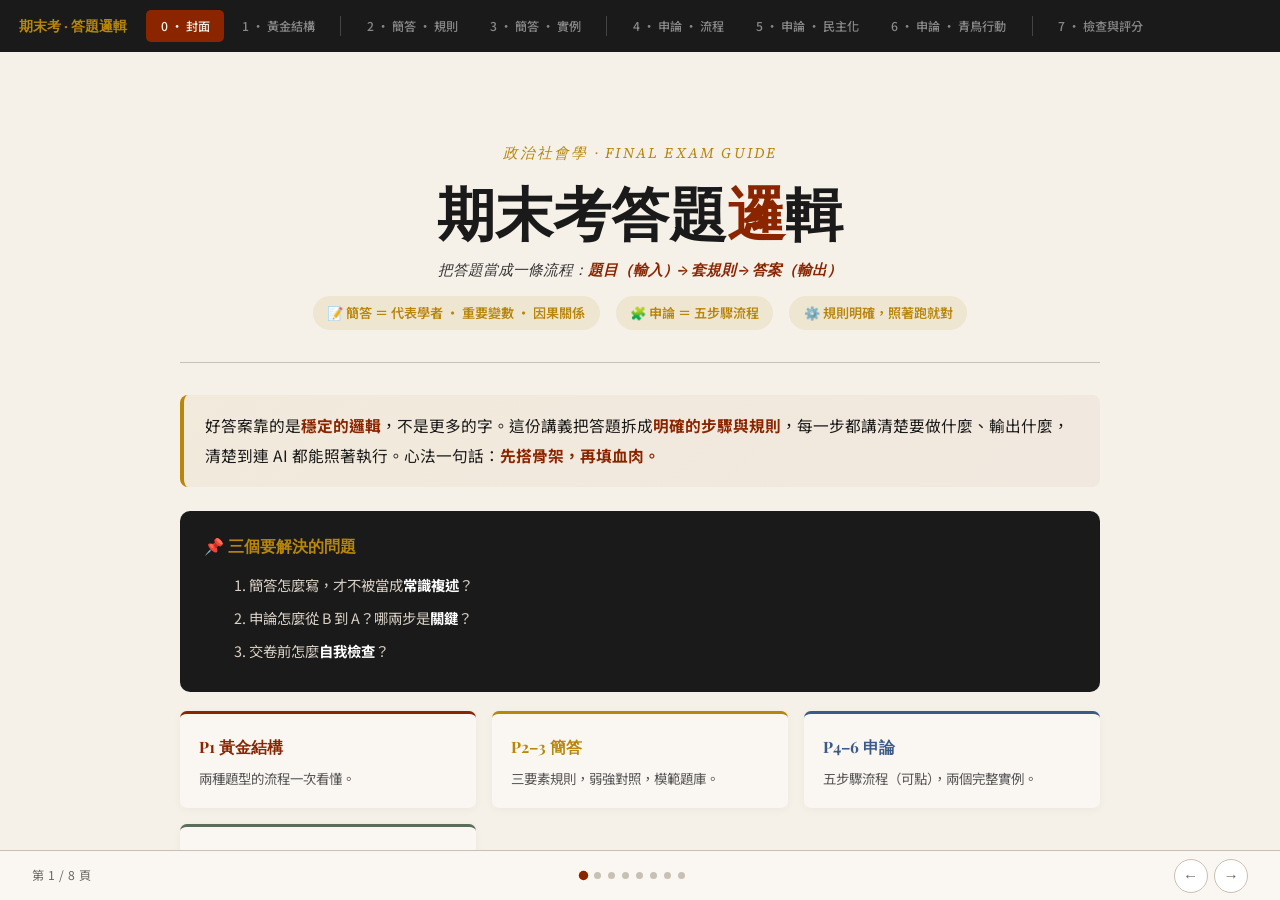
<file: lectures/期末考答題講義.html>
<!DOCTYPE html>
<html lang="zh-TW">
<head>
<meta charset="UTF-8">
<meta name="viewport" content="width=device-width, initial-scale=1.0">
<title>政治社會學 · 期末考答題邏輯</title>
<link href="https://fonts.googleapis.com/css2?family=Playfair+Display:ital,wght@0,400;0,700;0,900;1,400&family=Noto+Sans+TC:wght@300;400;500;700;900&family=Source+Serif+4:ital,wght@0,300;0,400;0,600;1,300;1,400&display=swap" rel="stylesheet">
<style>
:root{
  --ink:#1a1a1a;--paper:#f5f0e8;--accent:#8b2500;--accent-light:#c4532b;
  --gold:#b8860b;--sage:#5a6e5a;--muted:#6b6560;--line:#c9c0b4;
  --card-bg:#faf7f2;--blue:#3a5a8c;--purple:#6b4c7a;--teal:#2a7a6e;
  --red:#c0392b;--green:#27ae60;--orange:#d35400;
  /* 三大學者色 */
  --scott:#8b2500; --bayat:#2a7a6e; --decerteau:#6b4c7a;
  /* 太陽花 vs 青鳥 */
  --sunflower:#d4a017; --bluebird:#3a5a8c;
}
*{margin:0;padding:0;box-sizing:border-box}
html,body{height:100%;overflow:hidden}
body{font-family:'Noto Sans TC','Source Serif 4',serif;background:var(--paper);color:var(--ink);line-height:1.85}
.app{display:flex;flex-direction:column;height:100vh}

/* ========== 頂部導航 ========== */
.top-nav{flex-shrink:0;background:#1a1a1a;display:flex;align-items:center;padding:0 1.2rem;height:52px;gap:.2rem;overflow-x:auto;scrollbar-width:none}
.top-nav::-webkit-scrollbar{display:none}
.nav-btn{flex-shrink:0;padding:.45rem .9rem;background:0;border:0;font-family:'Noto Sans TC',sans-serif;font-size:.76rem;font-weight:500;color:#888;cursor:pointer;border-radius:5px;transition:all .25s;white-space:nowrap}
.nav-btn:hover{color:#ccc;background:rgba(255,255,255,.06)}
.nav-btn.active{color:var(--paper);background:var(--accent)}
.nav-title{font-family:'Playfair Display',serif;color:var(--gold);font-size:.88rem;font-weight:700;margin-right:1rem;flex-shrink:0}
.nav-divider{flex-shrink:0;width:1px;height:20px;background:#444;margin:0 .5rem}

/* ========== 頁面 ========== */
.page-container{flex:1;overflow:hidden;position:relative}
.page{position:absolute;inset:0;overflow-y:auto;padding:2.5rem 2rem 4rem;opacity:0;transform:translateX(36px);pointer-events:none;transition:opacity .38s,transform .38s}
.page.active{opacity:1;transform:translateX(0);pointer-events:auto}
.page-inner{max-width:920px;margin:0 auto}

/* ========== 底部 ========== */
.bottom-bar{flex-shrink:0;height:50px;background:#faf7f2;border-top:1px solid var(--line);display:flex;align-items:center;justify-content:space-between;padding:0 2rem}
.page-indicator{font-size:.76rem;color:var(--muted);letter-spacing:.04em}
.page-dots{display:flex;gap:7px}
.dot{width:7px;height:7px;border-radius:50%;background:var(--line);cursor:pointer;transition:all .3s}
.dot.active{background:var(--accent);transform:scale(1.35)}
.arrow-btns{display:flex;gap:.4rem}
.arrow-btn{width:34px;height:34px;border-radius:50%;border:1px solid var(--line);background:#fff;cursor:pointer;display:flex;align-items:center;justify-content:center;font-size:.95rem;color:var(--muted);transition:all .2s}
.arrow-btn:hover{border-color:var(--accent);color:var(--accent)}
.arrow-btn:disabled{opacity:.3;cursor:default}

/* ========== 標題 ========== */
.page h2{font-family:'Playfair Display',serif;font-size:clamp(1.55rem,3vw,2.1rem);font-weight:800;color:var(--ink);margin-bottom:1.2rem;padding-bottom:.5rem;border-bottom:2px solid var(--accent);position:relative}
.page h2::after{content:'';position:absolute;left:0;bottom:-2px;width:60px;height:2px;background:var(--gold)}
.page h3{font-family:'Playfair Display',serif;font-size:1.2rem;font-weight:700;color:var(--accent);margin:1.6rem 0 .8rem;display:flex;align-items:center;gap:.5rem}
.page h3 .num{display:inline-flex;align-items:center;justify-content:center;width:28px;height:28px;background:var(--accent);color:#fff;border-radius:50%;font-size:.85rem;font-weight:700;flex-shrink:0}
.page h4{font-family:'Playfair Display',serif;font-size:1.02rem;font-weight:700;color:var(--ink);margin:1rem 0 .5rem}
.page p{font-size:.92rem;color:#333;margin-bottom:.7rem;line-height:1.95}
.page p strong{color:var(--accent);font-weight:700}
.page ul,.page ol{margin:.6rem 0 .9rem 1.5rem}
.page li{font-size:.9rem;margin-bottom:.35rem;line-height:1.9;color:#333}
.page li strong{color:var(--ink)}

/* ========== Hero ========== */
.hero{text-align:center;padding:3rem 1rem 2rem;border-bottom:1px solid var(--line);margin-bottom:2rem}
.hero-eyebrow{font-family:'Source Serif 4',serif;font-style:italic;color:var(--gold);font-size:.92rem;letter-spacing:.15em;text-transform:uppercase;margin-bottom:.8rem}
.hero-title{font-family:'Playfair Display',serif;font-size:clamp(2.2rem,5vw,3.6rem);font-weight:900;color:var(--ink);line-height:1.1;margin-bottom:.8rem}
.hero-title .mark{color:var(--accent)}
.hero-sub{font-family:'Source Serif 4',serif;font-size:1.05rem;color:var(--muted);font-style:italic;max-width:620px;margin:0 auto 1.8rem}
.hero-meta{display:flex;gap:1rem;justify-content:center;flex-wrap:wrap;font-size:.82rem}
.hero-meta span{padding:.3rem .9rem;background:rgba(184,134,11,.1);border-radius:20px;color:var(--gold);font-weight:600}

.story-lead{font-size:.98rem;color:var(--ink);line-height:1.9;margin-bottom:1.5rem;padding:1rem 1.3rem;background:linear-gradient(135deg,rgba(184,134,11,.06),rgba(139,37,0,.04));border-radius:8px;border-left:4px solid var(--gold)}
.story-lead strong{color:var(--accent)}

.guide-breadcrumb{font-size:.75rem;color:var(--muted);margin-bottom:.6rem;letter-spacing:.02em}
.guide-breadcrumb span{color:var(--accent);font-weight:600}

/* ========== 卡片 ========== */
.card-grid{display:grid;grid-template-columns:repeat(auto-fit,minmax(220px,1fr));gap:1rem;margin:1.2rem 0}
.card{background:var(--card-bg);border-radius:7px;padding:1.1rem 1.2rem;border-top:3px solid var(--accent);box-shadow:0 2px 10px rgba(0,0,0,.04);transition:transform .3s,box-shadow .3s}
.card:hover{transform:translateY(-3px);box-shadow:0 5px 22px rgba(0,0,0,.09)}
.card h4{font-family:'Playfair Display',serif;font-size:.98rem;color:var(--accent);margin-bottom:.4rem;margin-top:0}
.card p{font-size:.84rem;color:#555;margin-bottom:0;line-height:1.75}
.card.sage{border-top-color:var(--sage)}.card.sage h4{color:var(--sage)}
.card.blue{border-top-color:var(--blue)}.card.blue h4{color:var(--blue)}
.card.gold{border-top-color:var(--gold)}.card.gold h4{color:var(--gold)}
.card.purple{border-top-color:var(--purple)}.card.purple h4{color:var(--purple)}
.card.teal{border-top-color:var(--teal)}.card.teal h4{color:var(--teal)}
.card.orange{border-top-color:var(--orange)}.card.orange h4{color:var(--orange)}

/* ========== 引言／提問框 ========== */
.hl-box{background:rgba(139,37,0,.05);border-left:3px solid var(--accent);padding:1rem 1.2rem;border-radius:0 6px 6px 0;margin:1.1rem 0}
.hl-box p:last-child{margin-bottom:0}
.hl-box h4{margin-top:0;color:var(--accent)}
.hl-box.blue{background:rgba(58,90,140,.05);border-left-color:var(--blue)}
.hl-box.blue h4{color:var(--blue)}
.hl-box.sage{background:rgba(90,110,90,.05);border-left-color:var(--sage)}
.hl-box.sage h4{color:var(--sage)}
.hl-box.gold{background:rgba(184,134,11,.06);border-left-color:var(--gold)}
.hl-box.gold h4{color:var(--gold)}
.hl-box.purple{background:rgba(107,76,122,.05);border-left-color:var(--purple)}
.hl-box.purple h4{color:var(--purple)}

/* ========== 概念框 ========== */
.concept{background:linear-gradient(135deg,rgba(184,134,11,.08),rgba(58,90,140,.04));padding:.9rem 1.2rem;border-radius:8px;margin:.8rem 0;border:1px solid rgba(184,134,11,.2)}
.concept .lead{font-family:'Playfair Display',serif;font-size:.95rem;color:var(--accent);font-weight:700;margin-bottom:.4rem}
.concept .body{font-size:.86rem;color:#333;line-height:1.85}
.concept .body strong{color:var(--accent)}

/* ========== 中央問題列 ========== */
.questions{background:#1a1a1a;color:#e8e0d4;padding:1.3rem 1.5rem;border-radius:10px;margin:1.2rem 0}
.questions h4{color:var(--gold);margin-top:0;margin-bottom:.7rem;font-size:1rem;font-weight:700}
.questions ol{padding-left:1.3rem;margin-bottom:0}
.questions li{font-size:.9rem;margin-bottom:.4rem;line-height:1.85;color:#d8d0c4}
.questions li strong{color:#fff}

/* ========== 下一頁 ========== */
.next-page{display:flex;align-items:center;justify-content:space-between;background:linear-gradient(135deg,var(--accent),var(--accent-light));color:#fff;padding:1.1rem 1.4rem;border-radius:10px;margin-top:2.2rem;cursor:pointer;transition:transform .3s,box-shadow .3s}
.next-page:hover{transform:translateX(5px);box-shadow:0 6px 20px rgba(139,37,0,.3)}
.np-label{font-size:.72rem;opacity:.8;letter-spacing:.1em;text-transform:uppercase;margin-bottom:.2rem}
.np-title{font-family:'Playfair Display',serif;font-size:1.05rem;font-weight:700}
.np-arrow{font-size:1.4rem;opacity:.8}

/* ========== Spoiler（點擊揭露） ========== */
.spoiler{cursor:pointer;background:linear-gradient(135deg,rgba(90,110,90,.08),rgba(184,134,11,.06));border-left:3px dashed var(--sage);padding:.8rem 1.1rem;border-radius:0 6px 6px 0;font-size:.85rem;color:var(--sage);max-height:42px;overflow:hidden;transition:max-height .5s ease;line-height:1.85;position:relative}
.spoiler::after{content:'▼ 點擊展開';position:absolute;right:1rem;top:.75rem;font-size:.72rem;color:var(--muted);font-family:'Source Serif 4',serif;font-style:italic}
.spoiler.revealed{max-height:1500px;color:#333}
.spoiler.revealed::after{content:'▲ 點擊收合';color:var(--sage)}
.spoiler strong{color:var(--accent)}

/* ========== Scholar Card ========== */
.scholar-card{background:linear-gradient(135deg,rgba(58,90,140,.07),rgba(184,134,11,.05));border:1px solid rgba(58,90,140,.15);border-radius:10px;padding:1.2rem 1.4rem;margin:1rem 0}
.scholar-card h4{margin-top:0;color:var(--blue)}
.scholar-meta{display:flex;flex-wrap:wrap;gap:.4rem;margin-top:.7rem}
.scholar-tag{padding:.25rem .7rem;background:rgba(58,90,140,.1);color:var(--blue);border-radius:14px;font-size:.74rem;font-weight:600}

/* ========== Scott 大圖卡 ========== */
.scott-hero{background:linear-gradient(135deg,#1a1a1a,#3a1a10);color:#fff;padding:1.8rem;border-radius:12px;margin:1.3rem 0;display:flex;gap:1.5rem;align-items:flex-start;flex-wrap:wrap}
.scott-portrait{flex-shrink:0;width:120px;height:160px;background:linear-gradient(135deg,var(--accent),var(--accent-light));border-radius:8px;display:flex;flex-direction:column;justify-content:center;align-items:center;padding:.8rem;text-align:center;box-shadow:0 6px 18px rgba(0,0,0,.4)}
.scott-portrait .name-cn{font-family:'Playfair Display',serif;font-weight:900;font-size:1.05rem;line-height:1.3;margin-bottom:.3rem}
.scott-portrait .name-en{font-size:.7rem;opacity:.85;font-style:italic;border-top:1px solid rgba(255,255,255,.3);padding-top:.4rem;margin-top:.3rem;width:100%}
.scott-portrait .life{font-size:.66rem;opacity:.75;margin-top:.4rem}
.scott-info{flex:1;min-width:240px}
.scott-info h3{font-family:'Playfair Display',serif;font-size:1.35rem;color:var(--gold);margin:0 0 .4rem;border:none;display:block}
.scott-info h3::after{display:none}
.scott-info .scott-sub{font-size:.9rem;color:#d8d0c4;font-style:italic;margin-bottom:.7rem}
.scott-info p{font-size:.88rem;color:#cfc6b8;margin-bottom:0;line-height:1.85}
.scott-info p strong{color:#fff}
.scott-tags{display:flex;flex-wrap:wrap;gap:.3rem;margin-top:.7rem}
.scott-tag{padding:.2rem .65rem;background:rgba(184,134,11,.25);color:#f0d895;border-radius:14px;font-size:.72rem;font-weight:600}

/* ========== 弱者的武器表 ========== */
.weapons-grid{display:grid;grid-template-columns:repeat(auto-fit,minmax(160px,1fr));gap:.7rem;margin:1.1rem 0}
.weapon-card{background:#fff;border-radius:8px;padding:.9rem 1rem;border-top:3px solid var(--accent);box-shadow:0 2px 10px rgba(0,0,0,.05);transition:all .3s;cursor:default}
.weapon-card:hover{transform:translateY(-3px);box-shadow:0 5px 18px rgba(0,0,0,.1)}
.weapon-emoji{font-size:1.6rem;line-height:1;margin-bottom:.4rem}
.weapon-name{font-family:'Playfair Display',serif;font-weight:700;color:var(--accent);font-size:.93rem;margin-bottom:.3rem}
.weapon-desc{font-size:.78rem;color:#555;line-height:1.7}

/* ========== Hidden vs Public Transcript ========== */
.transcript-grid{display:grid;grid-template-columns:1fr 1fr;gap:.9rem;margin:1.2rem 0}
.tr-col{padding:1.1rem 1.2rem;border-radius:10px;position:relative;border:1px solid}
.tr-col.public{background:linear-gradient(135deg,rgba(184,134,11,.08),rgba(184,134,11,.03));border-color:rgba(184,134,11,.25)}
.tr-col.hidden{background:linear-gradient(135deg,rgba(58,90,140,.08),rgba(107,76,122,.05));border-color:rgba(58,90,140,.25)}
.tr-label{display:inline-block;padding:.2rem .7rem;border-radius:14px;font-size:.72rem;font-weight:700;letter-spacing:.05em;margin-bottom:.6rem;text-transform:uppercase;color:#fff}
.tr-col.public .tr-label{background:var(--gold)}
.tr-col.hidden .tr-label{background:var(--blue)}
.tr-title{font-family:'Playfair Display',serif;font-size:1rem;font-weight:700;margin-bottom:.4rem}
.tr-col.public .tr-title{color:var(--gold)}
.tr-col.hidden .tr-title{color:var(--blue)}
.tr-text{font-size:.85rem;color:#444;line-height:1.85}
.tr-text strong{color:var(--ink)}
.tr-eg{margin-top:.6rem;padding:.5rem .8rem;background:rgba(255,255,255,.6);border-radius:6px;font-size:.8rem;font-style:italic;color:#555}

/* ========== 三巨頭比較表 ========== */
.cmp-three{display:grid;grid-template-columns:repeat(3,1fr);gap:.7rem;margin:1.2rem 0}
.cmp-three-card{background:#fff;border-radius:10px;padding:1.1rem 1.1rem;border-top:4px solid;box-shadow:0 3px 14px rgba(0,0,0,.06);transition:transform .3s}
.cmp-three-card:hover{transform:translateY(-4px)}
.cmp-three-card.scott{border-top-color:var(--scott)}
.cmp-three-card.bayat{border-top-color:var(--bayat)}
.cmp-three-card.decerteau{border-top-color:var(--decerteau)}
.cmp-name{font-family:'Playfair Display',serif;font-weight:700;font-size:1rem;margin-bottom:.2rem}
.cmp-three-card.scott .cmp-name{color:var(--scott)}
.cmp-three-card.bayat .cmp-name{color:var(--bayat)}
.cmp-three-card.decerteau .cmp-name{color:var(--decerteau)}
.cmp-three-card .yr{font-size:.72rem;color:var(--muted);font-style:italic;margin-bottom:.55rem}
.cmp-three-card .concept-line{font-weight:700;color:var(--ink);font-size:.87rem;margin-bottom:.5rem;padding:.4rem .6rem;background:var(--card-bg);border-radius:5px;line-height:1.5}
.cmp-three-card .desc{font-size:.82rem;color:#444;line-height:1.8}
.cmp-three-card .desc strong{color:var(--accent)}

/* ========== 蕭蘋論述對照 ========== */
.discourse-box{background:#fff;border-radius:12px;overflow:hidden;margin:1.3rem 0;box-shadow:0 4px 16px rgba(0,0,0,.07)}
.discourse-head{padding:1rem 1.3rem;background:linear-gradient(135deg,#1a1a1a,#3a2818);color:#fff}
.discourse-head h4{margin:0;color:#fff;font-family:'Playfair Display',serif;font-size:1.05rem}
.discourse-head .sub{font-size:.78rem;color:#bfb6a8;font-style:italic;margin-top:.2rem}
.discourse-body{padding:1.2rem 1.3rem}
.discourse-era{margin-bottom:.9rem;padding:.8rem 1rem;background:var(--card-bg);border-radius:7px;border-left:3px solid var(--accent)}
.discourse-era:last-child{margin-bottom:0}
.discourse-era .era-label{display:inline-block;padding:.15rem .6rem;background:var(--accent);color:#fff;border-radius:12px;font-size:.7rem;font-weight:700;margin-bottom:.4rem;letter-spacing:.05em}
.discourse-era.e1 .era-label{background:#6b6560}
.discourse-era.e2 .era-label{background:var(--accent)}
.discourse-era.e3 .era-label{background:var(--gold)}
.discourse-era.e4 .era-label{background:var(--blue)}
.discourse-era .era-title{font-weight:700;color:var(--ink);font-size:.92rem;margin-bottom:.35rem}
.discourse-era .era-text{font-size:.85rem;color:#444;line-height:1.85}
.discourse-era .era-text strong{color:var(--accent)}

/* ========== 太陽花 vs 青鳥比較表 ========== */
.vs-table{width:100%;border-collapse:collapse;background:#fff;border-radius:10px;overflow:hidden;box-shadow:0 4px 16px rgba(0,0,0,.07);margin:1.3rem 0;font-size:.84rem}
.vs-table thead th{padding:.85rem .8rem;font-weight:700;color:#fff;text-align:left;font-size:.85rem}
.vs-table thead th:first-child{background:#1a1a1a;width:140px}
.vs-table thead th.sun{background:linear-gradient(135deg,#d4a017,#b8860b)}
.vs-table thead th.blue{background:linear-gradient(135deg,#3a5a8c,#5a7ab0)}
.vs-table td{padding:.75rem .85rem;border-bottom:1px solid var(--line);vertical-align:top;line-height:1.75}
.vs-table td:first-child{font-weight:700;color:var(--accent);background:var(--card-bg);font-size:.8rem;width:140px}
.vs-table td strong{color:var(--ink)}
.vs-table tr:last-child td{border-bottom:0}
.vs-table tr:hover td:not(:first-child){background:rgba(184,134,11,.04)}

/* ========== Toggle Tabs 切換 ========== */
.tabs{display:flex;gap:.3rem;margin:1.1rem 0 .7rem;border-bottom:2px solid var(--line);overflow-x:auto;scrollbar-width:none}
.tabs::-webkit-scrollbar{display:none}
.tab{padding:.6rem 1.1rem;background:0;border:0;font-family:inherit;font-size:.85rem;font-weight:600;color:var(--muted);cursor:pointer;border-bottom:3px solid transparent;margin-bottom:-2px;transition:all .25s;white-space:nowrap}
.tab:hover{color:var(--accent)}
.tab.active{color:var(--accent);border-bottom-color:var(--accent)}
.tab-panel{display:none}
.tab-panel.active{display:block;animation:fadeIn .3s}
@keyframes fadeIn{from{opacity:0;transform:translateY(6px)}to{opacity:1;transform:none}}

/* ========== 圖示展示 ========== */
.icon-row{display:flex;gap:.8rem;flex-wrap:wrap;margin:1rem 0}
.icon-item{flex:1;min-width:130px;text-align:center;padding:.9rem .8rem;background:#fff;border-radius:8px;box-shadow:0 2px 10px rgba(0,0,0,.05)}
.icon-item .ic{font-size:1.8rem;line-height:1;margin-bottom:.4rem}
.icon-item .lb{font-weight:700;color:var(--accent);font-size:.85rem;margin-bottom:.3rem}
.icon-item .ds{font-size:.76rem;color:#666;line-height:1.65}

/* ========== 案例分析（躺平內卷） ========== */
.case-block{background:#fff;border-radius:10px;padding:1.2rem 1.4rem;margin:1rem 0;box-shadow:0 3px 14px rgba(0,0,0,.06);border-top:4px solid var(--teal)}
.case-block h4{color:var(--teal);font-family:'Playfair Display',serif;margin:0 0 .4rem}
.case-block .ce{font-size:.74rem;letter-spacing:.1em;text-transform:uppercase;color:var(--muted);margin-bottom:.3rem}
.case-block .ct{font-size:.86rem;color:#333;line-height:1.85;margin-bottom:0}
.case-block .ct strong{color:var(--accent)}
.case-block.purple{border-top-color:var(--purple)}.case-block.purple h4{color:var(--purple)}
.case-block.blue{border-top-color:var(--blue)}.case-block.blue h4{color:var(--blue)}
.case-block.gold{border-top-color:var(--gold)}.case-block.gold h4{color:var(--gold)}

/* ========== 討論題 ========== */
.discussion-block{background:linear-gradient(135deg,#fff,#faf7f2);border-radius:12px;padding:1.3rem 1.5rem;margin:1.2rem 0;box-shadow:0 4px 18px rgba(0,0,0,.06);border:1px solid rgba(139,37,0,.12)}
.discussion-eyebrow{display:inline-block;padding:.2rem .7rem;background:var(--accent);color:#fff;border-radius:12px;font-size:.7rem;font-weight:700;letter-spacing:.05em;margin-bottom:.6rem}
.discussion-q{font-family:'Playfair Display',serif;font-size:1.02rem;font-weight:700;color:var(--ink);margin-bottom:.7rem;line-height:1.7}
.discussion-q em{color:var(--accent);font-style:normal}
.discussion-block .ctx{font-size:.85rem;color:#555;margin-bottom:.7rem;line-height:1.85}
.discussion-block .ctx strong{color:var(--accent)}

/* ========== 本週讀物 ========== */
.reading-card{background:#fff;border-radius:10px;padding:1rem 1.2rem;margin:.6rem 0;border-left:4px solid;display:flex;gap:.9rem;align-items:flex-start;box-shadow:0 2px 10px rgba(0,0,0,.04)}
.reading-card.must{border-left-color:var(--accent)}
.reading-card.rec{border-left-color:var(--gold)}
.reading-icon{flex-shrink:0;width:34px;height:34px;border-radius:50%;display:flex;align-items:center;justify-content:center;font-size:.85rem;font-weight:700;color:#fff;font-family:'Playfair Display',serif}
.reading-card.must .reading-icon{background:var(--accent)}
.reading-card.rec .reading-icon{background:var(--gold)}
.reading-body{flex:1}
.reading-title{font-family:'Playfair Display',serif;font-weight:700;font-size:.95rem;color:var(--ink);margin-bottom:.2rem;line-height:1.5}
.reading-meta{font-size:.78rem;color:var(--muted);font-style:italic;margin-bottom:.3rem;font-family:'Source Serif 4',serif}
.reading-note{font-size:.83rem;color:#444;line-height:1.75}

/* ========== 銜接關係圖 SVG ========== */
.linkmap{background:#fff;border-radius:12px;padding:1.5rem;margin:1.3rem 0;box-shadow:0 4px 18px rgba(0,0,0,.06)}
.linkmap-svg{display:block;width:100%;max-width:780px;margin:0 auto}

/* ========== RWD ========== */
@media(max-width:700px){
  .page{padding:1.8rem 1rem 3rem}
  .hero-title{font-size:2rem}
  .page h2{font-size:1.5rem}
  .scott-hero{flex-direction:column;align-items:center;text-align:center}
  .scott-info{text-align:left}
  .transcript-grid{grid-template-columns:1fr}
  .cmp-three{grid-template-columns:1fr}
  .vs-table thead th:first-child,.vs-table td:first-child{width:auto}
  .weapons-grid{grid-template-columns:repeat(2,1fr)}
}

/* === W11 新增元件樣式 === */
.layer-grid{display:grid;grid-template-columns:repeat(3,1fr);gap:1rem;margin:1.5rem 0 2rem}
.layer-card{background:#fff;border-radius:10px;padding:1.2rem;border-top:4px solid #888;box-shadow:0 2px 8px rgba(0,0,0,.04)}
.layer-macro{border-top-color:var(--accent)}
.layer-meso{border-top-color:#b8860b}
.layer-micro{border-top-color:#2c5f7c}
.layer-tag{font-size:.7rem;letter-spacing:.15em;color:#888;font-weight:600;font-family:'Source Serif 4',serif;font-style:italic;margin-bottom:.3rem}
.layer-title{font-size:1.05rem;font-weight:700;color:var(--ink);margin-bottom:.6rem}
.layer-list{margin:.3rem 0 .8rem;padding-left:1.2rem;font-size:.86rem;line-height:1.7;color:#444}
.layer-list li{margin-bottom:.1rem}
.layer-scholar{font-size:.78rem;color:#666;border-top:1px dashed #ddd;padding-top:.6rem;font-style:italic}

.lineage-map,.lineage-tree{background:#fff;border:1px solid #e5e0d6;border-radius:10px;padding:1.2rem;margin:1rem 0 2rem;box-shadow:0 2px 8px rgba(0,0,0,.03)}

.transition-box{background:linear-gradient(135deg,#fdf8ef,#f5f0e8);border-radius:10px;padding:.4rem 1.4rem;margin:1.2rem 0 2rem;border:1px solid #e0d9c8}
.trans-row{padding:1rem 0;border-bottom:1px dashed #d4cfc4}
.trans-row:last-child{border-bottom:0}
.trans-q{font-size:.95rem;font-weight:700;color:var(--accent);margin-bottom:.5rem;line-height:1.5}
.trans-a{font-size:.88rem;line-height:1.8;color:#333}

.inst-vs-grid{display:grid;grid-template-columns:1fr 1fr;gap:1.2rem;margin:1.2rem 0 1.5rem}
.inst-card{background:#fff;border-radius:10px;padding:1.3rem 1.4rem;box-shadow:0 2px 10px rgba(0,0,0,.05)}
.inst-formal{border-top:5px solid #2c5f7c}
.inst-informal{border-top:5px solid #8b2500}
.inst-tag{font-size:.7rem;letter-spacing:.18em;font-weight:600;color:#888;font-family:'Source Serif 4',serif;font-style:italic;margin-bottom:.3rem}
.inst-title{font-size:1.05rem;font-weight:700;color:var(--ink);margin-bottom:.8rem}
.inst-list{padding-left:.2rem;list-style:none;margin:0 0 .8rem;font-size:.88rem;line-height:1.9}
.inst-list li{margin-bottom:.3rem}
.inst-foot{font-size:.82rem;background:#f8f5ee;padding:.6rem .8rem;border-radius:6px;border-left:3px solid #b8860b;color:#444}

.callout{border-radius:10px;padding:1rem 1.3rem;margin:1.2rem 0}
.callout-amber{background:linear-gradient(135deg,#fef6e3,#fbecc6);border-left:4px solid #b8860b}
.callout-blue{background:linear-gradient(135deg,#eef4f8,#dbe7ee);border-left:4px solid #2c5f7c}
.callout-eyebrow{font-size:.72rem;letter-spacing:.15em;font-weight:600;color:#666;margin-bottom:.5rem;font-family:'Source Serif 4',serif;font-style:italic}
.callout p{margin:.4rem 0;font-size:.92rem;line-height:1.75;color:#333}
.callout-list{font-size:.9rem;line-height:1.85;color:#333;margin:.5rem 0 0;padding-left:1.4rem}
.callout-list li{margin-bottom:.4rem}

.connect-box{background:#fff;border-radius:10px;padding:1.3rem 1.5rem;margin:1rem 0 1.5rem;border:1px solid #e0d9c8;box-shadow:0 2px 8px rgba(0,0,0,.04)}
.connect-box p{font-size:.92rem;line-height:1.8;color:#333;margin:.4rem 0}
.connect-grid{display:grid;grid-template-columns:repeat(3,1fr);gap:.9rem;margin:1rem 0 .5rem}
.connect-item{display:flex;gap:.7rem;background:#fafaf6;padding:.9rem;border-radius:8px;border-left:3px solid var(--accent)}
.connect-num{font-size:1.4rem;font-weight:800;color:var(--accent);font-family:'Playfair Display',serif;line-height:1}
.connect-text{flex:1;font-size:.86rem;line-height:1.6}
.connect-sub{display:block;color:#666;font-size:.78rem;margin-top:.3rem;line-height:1.55}
.connect-foot{font-size:.85rem;color:#666;font-style:italic;margin-top:.6rem;padding-top:.6rem;border-top:1px dashed #ddd}

.media-impact-grid{display:grid;grid-template-columns:1fr 1fr;gap:1.2rem;margin:1rem 0 1.6rem}
.impact-card{background:#fff;border-radius:10px;padding:1.3rem 1.4rem;box-shadow:0 2px 10px rgba(0,0,0,.05)}
.impact-inst{border-top:5px solid #2c5f7c}
.impact-noninst{border-top:5px solid #8b2500}
.impact-tag{font-size:.72rem;letter-spacing:.15em;font-weight:600;color:#888;margin-bottom:.3rem;font-family:'Source Serif 4',serif;font-style:italic}
.impact-title{font-size:1rem;font-weight:700;color:var(--ink);margin-bottom:.9rem;line-height:1.4}
.impact-list{padding-left:0;list-style:none;margin:0 0 .8rem;font-size:.88rem;line-height:1.75}
.impact-list li{margin-bottom:.7rem;padding-left:0}
.impact-sub{display:block;color:#666;font-size:.78rem;margin-top:.15rem;line-height:1.55}
.impact-foot{font-size:.83rem;background:#f8f5ee;padding:.55rem .8rem;border-radius:6px;border-left:3px solid #b8860b;color:#444}

.blur-grid{display:grid;grid-template-columns:repeat(3,1fr);gap:1rem;margin:1rem 0 1.5rem}
.blur-card{background:#fff;border-radius:10px;padding:1.1rem 1.2rem;border-left:4px solid var(--sage);box-shadow:0 2px 8px rgba(0,0,0,.04)}
.blur-eye{font-size:.7rem;letter-spacing:.15em;color:var(--sage);font-weight:600;font-family:'Source Serif 4',serif;font-style:italic;margin-bottom:.3rem}
.blur-title{font-size:.95rem;font-weight:700;color:var(--ink);margin-bottom:.5rem;line-height:1.4}
.blur-text{font-size:.85rem;line-height:1.7;color:#444}

/* === Quiz blocks === */
.quiz-block{background:#fff;border-radius:10px;padding:1.3rem 1.5rem;margin:1rem 0;border:1px solid #e5e0d6;box-shadow:0 2px 8px rgba(0,0,0,.04);position:relative}
.quiz-q-num{position:absolute;top:-12px;left:1.5rem;background:var(--accent);color:#fff;font-family:'Playfair Display',serif;font-weight:700;font-size:.85rem;padding:.25rem .75rem;border-radius:5px;letter-spacing:.05em}
.quiz-question{font-size:.95rem;font-weight:600;color:var(--ink);margin:.4rem 0 .9rem;line-height:1.7}
.quiz-options{display:flex;flex-direction:column;gap:.55rem;margin-bottom:.7rem}
.quiz-opt{text-align:left;background:#fafaf6;border:1.5px solid #e0d9c8;border-radius:7px;padding:.7rem 1rem;font-size:.88rem;line-height:1.6;color:#333;cursor:pointer;transition:all .2s;font-family:inherit}
.quiz-opt:hover{background:#f5f0e8;border-color:#b8860b}
.quiz-opt.selected-correct{background:linear-gradient(135deg,#d4edd4,#c0e0c0);border-color:#5a8c5a;color:#1e4d1e;font-weight:600}
.quiz-opt.selected-wrong{background:linear-gradient(135deg,#f8d8d4,#efc4be);border-color:#b85040;color:#7a1a10}
.quiz-opt.show-correct{background:#eaf5ea;border-color:#5a8c5a;font-weight:500}
.quiz-explain{font-size:.85rem;line-height:1.8;color:#333;background:linear-gradient(135deg,rgba(184,134,11,.06),rgba(90,110,90,.04));padding:.9rem 1.1rem;border-radius:7px;border-left:3px solid var(--sage);display:none}
.quiz-explain.shown{display:block}
.quiz-explain strong{color:var(--accent)}

@media(max-width:780px){
  .layer-grid,.inst-vs-grid,.media-impact-grid,.blur-grid,.connect-grid{grid-template-columns:1fr}
}


.sch-node{cursor:pointer;transition:opacity .25s}
.sch-node:hover{opacity:.82}
.sch-detail{background:#fff;border:1px solid #e5e0d6;border-left:5px solid var(--accent);border-radius:10px;padding:1.1rem 1.3rem;margin:.6rem 0 1rem;box-shadow:0 2px 10px rgba(0,0,0,.05)}
.sch-detail .sd-name{font-family:'Playfair Display',serif;font-weight:800;font-size:1.08rem;margin-bottom:.45rem}
.sch-detail p{font-size:.88rem;line-height:1.8;margin:.3rem 0;color:#333}
.sch-hint{font-size:.78rem;color:var(--muted);font-style:italic;text-align:center;margin:.3rem 0 .8rem}
.tmpl-list{list-style:none;padding:0;margin:1rem 0}
.tmpl-list li{background:#fff;border-left:4px solid var(--gold);border-radius:0 8px 8px 0;padding:.65rem 1rem;margin:.45rem 0;font-size:.9rem;box-shadow:0 1px 6px rgba(0,0,0,.04);font-family:'Source Serif 4',serif}
.tmpl-list li strong{color:var(--accent);font-family:'Noto Sans TC',sans-serif}
.rule-list{list-style:none;padding:0;margin:.8rem 0}
.rule-list li{display:flex;gap:.6rem;align-items:flex-start;background:#fff;border:1px solid #ece6da;border-radius:8px;padding:.55rem .9rem;margin:.4rem 0;font-size:.86rem;line-height:1.55}
.rule-list .kw{font-family:'Source Serif 4',serif;font-weight:700;color:var(--accent);flex-shrink:0;font-style:italic}
.check-box{background:#fff;border:1px solid #e5e0d6;border-radius:12px;padding:1rem 1.3rem;margin:.7rem 0;box-shadow:0 2px 10px rgba(0,0,0,.05)}
.check-box h4{font-family:'Playfair Display',serif;color:var(--accent);margin:0 0 .5rem;font-size:.98rem}
.check-box ul{list-style:none;padding:0;margin:0}
.check-box li{padding:.3rem 0 .3rem 1.7rem;position:relative;font-size:.86rem;line-height:1.55;border-bottom:1px dashed #eee}
.check-box li::before{content:'☐';position:absolute;left:0;color:var(--gold);font-size:1rem}
.check-box li:last-child{border-bottom:none}
.skeleton{font-family:'Source Serif 4',serif;font-size:.82rem;color:#7a6f5f;background:#faf7f2;border:1px dashed #d8cdbb;border-radius:8px;padding:.55rem .9rem;margin:.6rem 0}
.skeleton b{color:var(--accent);font-family:'Noto Sans TC',sans-serif}
.model-ans{background:#fff;border:1px solid #e5e0d6;border-left:4px solid var(--gold);border-radius:0 10px 10px 0;padding:1.1rem 1.35rem;margin:.7rem 0 1rem;font-family:'Source Serif 4',serif;font-size:.92rem;line-height:2.0;color:#2b2b2b;text-align:justify}
.model-ans .ma-tag{display:inline-block;font-family:'Noto Sans TC',sans-serif;font-size:.7rem;font-weight:700;letter-spacing:.06em;color:#fff;background:var(--gold);padding:.18rem .7rem;border-radius:4px;margin-bottom:.7rem}
.model-ans strong{color:var(--accent);font-family:'Noto Sans TC',sans-serif}
.model-ans ol{margin:.3rem 0 0;padding:0;list-style:none}
.model-ans li{padding:.55rem 0;border-bottom:1px dashed #ece6da;line-height:1.85}
.model-ans li:last-child{border-bottom:none;padding-bottom:0}
.model-ans .lbl{font-family:'Noto Sans TC',sans-serif;font-weight:800;color:var(--accent)}
.material{background:#f3f6f2;border:1px solid #d9e4d6;border-radius:10px;padding:1rem 1.3rem;margin:.6rem 0;font-family:'Source Serif 4',serif;font-size:.9rem;line-height:1.95;color:#33403a;text-align:justify}
.material .mt-tag{display:inline-block;font-family:'Noto Sans TC',sans-serif;font-size:.7rem;font-weight:700;letter-spacing:.06em;color:#fff;background:#5a7d6f;padding:.18rem .7rem;border-radius:4px;margin-right:.5rem}

</style>
</head>
<body>
<div class="app">
<div class="top-nav">
  <span class="nav-title">期末考 · 答題邏輯</span>
  <button class="nav-btn active" onclick="goPage(0)">0 · 封面</button>
  <button class="nav-btn" onclick="goPage(1)">1 · 黃金結構</button>
  <span class="nav-divider"></span>
  <button class="nav-btn" onclick="goPage(2)">2 · 簡答 · 規則</button>
  <button class="nav-btn" onclick="goPage(3)">3 · 簡答 · 實例</button>
  <span class="nav-divider"></span>
  <button class="nav-btn" onclick="goPage(4)">4 · 申論 · 流程</button>
  <button class="nav-btn" onclick="goPage(5)">5 · 申論 · 民主化</button>
  <button class="nav-btn" onclick="goPage(6)">6 · 申論 · 青鳥行動</button>
  <span class="nav-divider"></span>
  <button class="nav-btn" onclick="goPage(7)">7 · 檢查與評分</button>
</div>
<div class="page-container">

<!-- P0 封面 -->
<div class="page active" data-page="0"><div class="page-inner">
  <div class="hero">
    <div class="hero-eyebrow">政治社會學 · Final Exam Guide</div>
    <h1 class="hero-title">期末考答題<span class="mark">邏</span>輯</h1>
    <p class="hero-sub">把答題當成一條流程：<strong>題目（輸入）→ 套規則 → 答案（輸出）</strong></p>
    <div class="hero-meta">
      <span>📝 簡答 ＝ 代表學者 · 重要變數 · 因果關係</span>
      <span>🧩 申論 ＝ 五步驟流程</span>
      <span>⚙️ 規則明確，照著跑就對</span>
    </div>
  </div>
  <div class="story-lead">
    好答案靠的是<strong>穩定的邏輯</strong>，不是更多的字。這份講義把答題拆成<strong>明確的步驟與規則</strong>，每一步都講清楚要做什麼、輸出什麼，清楚到連 AI 都能照著執行。心法一句話：<strong>先搭骨架，再填血肉。</strong>
  </div>
  <div class="questions">
    <h4>📌 三個要解決的問題</h4>
    <ol>
      <li>簡答怎麼寫，才不被當成<strong>常識複述</strong>？</li>
      <li>申論怎麼從 B 到 A？哪兩步是<strong>關鍵</strong>？</li>
      <li>交卷前怎麼<strong>自我檢查</strong>？</li>
    </ol>
  </div>
  <div class="card-grid">
    <div class="card"><h4>P1 黃金結構</h4><p>兩種題型的流程一次看懂。</p></div>
    <div class="card gold"><h4>P2–3 簡答</h4><p>三要素規則，弱強對照，模範題庫。</p></div>
    <div class="card blue"><h4>P4–6 申論</h4><p>五步驟流程（可點），兩個完整實例。</p></div>
    <div class="card sage"><h4>P7 檢查</h4><p>清單、評分規則、常見錯誤。</p></div>
  </div>
  <div class="next-page" onclick="goPage(1)">
    <div><div class="np-label">下一頁</div><div class="np-title">P1 · 答題的黃金結構</div></div>
    <div class="np-arrow">→</div>
  </div>
</div></div>

<!-- P1 黃金結構 -->
<div class="page" data-page="1"><div class="page-inner">
  <div class="guide-breadcrumb">第 1 章 · <span>邏輯</span></div>
  <h2>答題的黃金結構</h2>
  <p class="lede">把答題想成一個<strong>函數</strong>：題目（輸入）經過套規則的處理，輸出答案。兩種題型，各有一條穩定的流程。</p>
  <div class="lineage-map">
    <svg viewBox="0 0 900 330" xmlns="http://www.w3.org/2000/svg" style="width:100%;height:auto;font-family:'Noto Sans TC',sans-serif">
      <line x1="450" y1="40" x2="450" y2="310" stroke="#e0d8c8" stroke-width="1.5" stroke-dasharray="5 4"/>
      <text x="225" y="34" text-anchor="middle" font-size="15" font-weight="800" fill="#8b2500">簡答 ｜ 3 要素</text>
      <rect x="80" y="56" width="290" height="46" rx="8" fill="#8b2500"/><text x="225" y="84" text-anchor="middle" font-size="13" font-weight="700" fill="#fff">① 代表學者</text>
      <rect x="80" y="116" width="290" height="46" rx="8" fill="#b8860b"/><text x="225" y="144" text-anchor="middle" font-size="13" font-weight="700" fill="#fff">② 重要變數</text>
      <rect x="80" y="176" width="290" height="46" rx="8" fill="#3a5a8c"/><text x="225" y="199" text-anchor="middle" font-size="13" font-weight="700" fill="#fff">③ 關注的因果關係</text>
      <text x="225" y="252" text-anchor="middle" font-size="11.5" fill="#777">三句到位，即可得分</text>
      <text x="675" y="34" text-anchor="middle" font-size="15" font-weight="800" fill="#8b2500">申論 ｜ 5 步驟</text>
      <rect x="540" y="48" width="290" height="36" rx="7" fill="#6b6560"/><text x="685" y="71" text-anchor="middle" font-size="12" font-weight="700" fill="#fff">① 辨識 · 抽爭點</text>
      <rect x="540" y="94" width="290" height="36" rx="7" fill="#5a7d6f"/><text x="685" y="117" text-anchor="middle" font-size="12" font-weight="700" fill="#fff">② 配對 · 選理論</text>
      <rect x="540" y="140" width="290" height="36" rx="7" fill="#3a5a8c"/><text x="685" y="163" text-anchor="middle" font-size="12" font-weight="700" fill="#fff">③ 映射 · 貼案例</text>
      <rect x="540" y="186" width="290" height="36" rx="7" fill="#8b2500"/><text x="685" y="209" text-anchor="middle" font-size="12" font-weight="700" fill="#fff">④ 檢驗 · 評限制 ★</text>
      <rect x="540" y="232" width="290" height="36" rx="7" fill="#b8860b"/><text x="685" y="255" text-anchor="middle" font-size="12" font-weight="700" fill="#fff">⑤ 補強 · 補視角 ★</text>
      <text x="685" y="292" text-anchor="middle" font-size="11.5" fill="#8b2500" font-weight="600">★ ④⑤ 是 B 到 A 的關鍵</text>
    </svg>
  </div>
  <ul class="tmpl-list">
    <li>📐 <strong>簡答邏輯式：</strong>答案 ＝ 代表學者 ＋ 重要變數 ＋ 關注的因果關係</li>
    <li>📐 <strong>申論流程：</strong>辨識 → 配對 → 映射 → 檢驗 → 補強</li>
  </ul>
  <div class="hl-box gold"><h4>🔑 一句話</h4><p>簡答考「記不記得、懂不懂」，申論考「會不會用、能不能評」。規則寫明確，答案就穩定。</p></div>
  <div class="next-page" onclick="goPage(2)">
    <div><div class="np-label">下一頁</div><div class="np-title">P2 · 簡答題：三要素規則</div></div>
    <div class="np-arrow">→</div>
  </div>
</div></div>

<!-- P2 簡答規則 -->
<div class="page" data-page="2"><div class="page-inner">
  <div class="guide-breadcrumb">第 2 章 · <span>簡答題</span></div>
  <h2>簡答題：三要素規則</h2>
  <p class="section-lead">3 到 5 分、3 到 6 句。不必寫多，三個要素各一句講清楚。</p>
  <div class="lineage-map">
    <svg viewBox="0 0 900 120" xmlns="http://www.w3.org/2000/svg" style="width:100%;height:auto;font-family:'Noto Sans TC',sans-serif">
      <rect x="10" y="38" width="170" height="46" rx="9" fill="#8b2500"/><text x="95" y="66" text-anchor="middle" font-size="13" font-weight="700" fill="#fff">代表學者</text>
      <text x="195" y="68" font-size="22" fill="#b8860b" font-weight="700">＋</text>
      <rect x="225" y="38" width="170" height="46" rx="9" fill="#b8860b"/><text x="310" y="66" text-anchor="middle" font-size="13" font-weight="700" fill="#fff">重要變數</text>
      <text x="410" y="68" font-size="22" fill="#b8860b" font-weight="700">＋</text>
      <rect x="440" y="38" width="210" height="46" rx="9" fill="#3a5a8c"/><text x="545" y="66" text-anchor="middle" font-size="13" font-weight="700" fill="#fff">關注的因果關係</text>
      <text x="665" y="68" font-size="22" fill="#1a1a1a" font-weight="700">＝</text>
      <rect x="695" y="38" width="195" height="46" rx="9" fill="#1a1a1a"/><text x="792" y="66" text-anchor="middle" font-size="13" font-weight="700" fill="#fff">得分的簡答</text>
    </svg>
  </div>
  <div class="connect-grid">
    <div class="connect-item"><div class="connect-num">1</div><div class="connect-text"><strong>代表學者</strong><span class="connect-sub">誰提出或代表這個理論，必要時加上代表作。錯置就會扣分。</span></div></div>
    <div class="connect-item"><div class="connect-num">2</div><div class="connect-text"><strong>重要變數</strong><span class="connect-sub">點出理論處理的關鍵變數，也就是「什麼」在影響「什麼」（自變數與依變數）。</span></div></div>
    <div class="connect-item"><div class="connect-num">3</div><div class="connect-text"><strong>關注的因果關係</strong><span class="connect-sub">說清楚變數之間的因果主張與機制，也就是「A 透過什麼途徑造成 B」。缺了因果關係就缺了靈魂。</span></div></div>
  </div>
  <ul class="tmpl-list">
    <li>📐 <strong>句型：</strong>「[學者] 關注 [變數 X] 如何影響 [變數 Y]，主張其因果關係是 ___（透過 ___ 的機制）。」</li>
  </ul>
  <div class="callout callout-amber">
    <div class="callout-eyebrow">三個失分點</div>
    <ul class="callout-list">
      <li>只寫結論，<strong>沒講清楚因果關係</strong>。</li>
      <li>沒點出<strong>關鍵變數</strong>，或學者張冠李戴。</li>
      <li>用語<strong>常識化</strong>，不使用學術概念。</li>
    </ul>
  </div>
  <div class="next-page" onclick="goPage(3)">
    <div><div class="np-label">下一頁</div><div class="np-title">P3 · 簡答實例：弱與強</div></div>
    <div class="np-arrow">→</div>
  </div>
</div></div>

<!-- P3 簡答實例 -->
<div class="page" data-page="3"><div class="page-inner">
  <div class="guide-breadcrumb">第 3 章 · <span>簡答實例</span></div>
  <h2>簡答實例：差在哪？</h2>
  <div class="case-block"><div class="ce">題目（5 分）</div><h4>說明 Tilly「戰爭締造國家」的命題。</h4></div>
  <div class="inst-vs-grid">
    <div class="inst-card inst-informal">
      <div class="inst-tag">弱答案</div>
      <div class="inst-title">常識複述</div>
      <ul class="inst-list">
        <li>「Tilly 說戰爭很重要，國家因為打仗而變強。」</li>
        <li>沒有機制，沒有關鍵概念，對象也模糊。</li>
      </ul>
      <div class="inst-foot">沒點出關鍵變數，也沒講清楚因果關係。</div>
    </div>
    <div class="inst-card inst-formal">
      <div class="inst-tag">強答案</div>
      <div class="inst-title">代表學者＋重要變數＋因果關係</div>
      <ul class="inst-list">
        <li><strong>代表學者：</strong>Charles Tilly。</li>
        <li><strong>重要變數：</strong>備戰壓力（自變數）、資源汲取與官僚財政軍事機器（中介），以及強制（coercion）與資本（capital）的組合。</li>
        <li><strong>因果關係：</strong>備戰壓力促使統治者汲取資源、建立官僚財政軍事機器而催生國家；強制與資本的不同組合則造就不同路徑，其中「資本化強制」（如英、法）勝出為主導形態。</li>
      </ul>
      <div class="inst-foot">代表學者、重要變數、因果關係都齊了。</div>
    </div>
  </div>
  <h3><span class="num">📚</span>模範題庫（先自己想，再點開）</h3>
  <div class="spoiler"><strong>Q1：Skocpol 的「國家自主性」？（點我展開）</strong><br>
  Skocpol 在《國家與社會革命》中，把<strong>國家自主性與國家能力</strong>當成關鍵變數，主張國家並非階級利益的被動反映，而是能在國際地緣壓力與既有社會結構下，作為自主行為者推動甚至違背支配階級短期利益的政策，進而影響社會革命與重大政策的走向。</div>
  <div class="spoiler"><strong>Q2：Anderson 的「想像的共同體」？（點我展開）</strong><br>
  Anderson 以<strong>印刷資本主義</strong>為關鍵變數，主張它透過創造成員之間的「同時性」想像，促成了民族這個被想像的、有限的、有主權的共同體，而這裡的「想像」指的是建構方式而非虛假。</div>
  <div class="spoiler"><strong>Q3：Almond 與 Verba 的「公民文化」？（點我展開）</strong><br>
  Almond 與 Verba 在《公民文化》中，把<strong>政治文化的類型</strong>當成關鍵變數，主張參與型、臣屬型與狹隘型取向取得平衡的「公民文化」，能讓公民既積極參與又對權威保有信任，從而促成穩定的民主。</div>
  <div class="next-page" onclick="goPage(4)">
    <div><div class="np-label">下一頁</div><div class="np-title">P4 · 申論題：五步驟流程</div></div>
    <div class="np-arrow">→</div>
  </div>
</div></div>

<!-- P4 申論流程 -->
<div class="page" data-page="4"><div class="page-inner">
  <div class="guide-breadcrumb">第 4 章 · <span>申論題</span></div>
  <h2>申論題：五步驟流程</h2>
  <p class="section-lead">申論考的是應用、評估與整合。把它當成一條處理流程，<strong>點任一步</strong>看「做什麼、規則」。</p>
  <div class="lineage-map">
    <svg viewBox="0 0 900 210" xmlns="http://www.w3.org/2000/svg" style="width:100%;height:auto;font-family:'Noto Sans TC',sans-serif">
      <defs><marker id="arS" markerWidth="9" markerHeight="9" refX="7" refY="3" orient="auto"><path d="M0,0 L7,3 L0,6 Z" fill="#bbb"/></marker></defs>
      <line x1="170" y1="107" x2="186" y2="107" stroke="#bbb" stroke-width="1.6" marker-end="url(#arS)"/>
      <line x1="348" y1="107" x2="364" y2="107" stroke="#bbb" stroke-width="1.6" marker-end="url(#arS)"/>
      <line x1="526" y1="107" x2="542" y2="107" stroke="#bbb" stroke-width="1.6" marker-end="url(#arS)"/>
      <line x1="704" y1="107" x2="720" y2="107" stroke="#bbb" stroke-width="1.6" marker-end="url(#arS)"/>
      <text x="713" y="50" text-anchor="middle" font-size="12" font-weight="700" fill="#8b2500">★ B 到 A 的關鍵 ★</text>
      <line x1="544" y1="58" x2="882" y2="58" stroke="#8b2500" stroke-width="1.4" stroke-dasharray="4 3"/>
      <g class="sch-node" onclick="showStep(0)"><rect x="10" y="72" width="160" height="70" rx="9" fill="#6b6560"/><text x="90" y="100" text-anchor="middle" font-size="13" font-weight="700" fill="#fff">① 辨識</text><text x="90" y="121" text-anchor="middle" font-size="9.5" fill="#e6e2da">Parse · 抽爭點</text></g>
      <g class="sch-node" onclick="showStep(1)"><rect x="188" y="72" width="160" height="70" rx="9" fill="#5a7d6f"/><text x="268" y="100" text-anchor="middle" font-size="13" font-weight="700" fill="#fff">② 配對</text><text x="268" y="121" text-anchor="middle" font-size="9.5" fill="#dcebe4">Match · 選理論</text></g>
      <g class="sch-node" onclick="showStep(2)"><rect x="366" y="72" width="160" height="70" rx="9" fill="#3a5a8c"/><text x="446" y="100" text-anchor="middle" font-size="13" font-weight="700" fill="#fff">③ 映射</text><text x="446" y="121" text-anchor="middle" font-size="9.5" fill="#d7e1f0">Map · 貼案例</text></g>
      <g class="sch-node" onclick="showStep(3)"><rect x="544" y="72" width="160" height="70" rx="9" fill="#8b2500"/><text x="624" y="100" text-anchor="middle" font-size="13" font-weight="700" fill="#fff">④ 檢驗</text><text x="624" y="121" text-anchor="middle" font-size="9.5" fill="#f0d9cf">Evaluate · 評限制</text></g>
      <g class="sch-node" onclick="showStep(4)"><rect x="722" y="72" width="160" height="70" rx="9" fill="#b8860b"/><text x="802" y="100" text-anchor="middle" font-size="13" font-weight="700" fill="#fff">⑤ 補強</text><text x="802" y="121" text-anchor="middle" font-size="9.5" fill="#fbeecb">Augment · 補視角</text></g>
      <text x="450" y="180" text-anchor="middle" font-size="11.5" fill="#888">點擊任一步，看「做什麼、規則」</text>
    </svg>
  </div>
  <div class="sch-hint">（預設顯示「① 辨識」；點擊步驟切換）</div>
  <div class="sch-detail" id="stepCard" style="border-left-color:#6b6560">
    <div class="sd-name" style="color:#6b6560">① 辨識（Parse）</div>
    <p><strong>做什麼：</strong>抽出案例的時間、關鍵事件與爭點。</p>
    <p><strong>規則：</strong>只留與理論相關的事實，不寫流水帳。</p>
  </div>
  <ul class="tmpl-list"><li>📐 <strong>流程：</strong>題目 →〔辨識 → 配對 → 映射 → 檢驗 → 補強〕→ 高分答案</li></ul>
  <div class="next-page" onclick="goPage(5)">
    <div><div class="np-label">下一頁</div><div class="np-title">P5 · 申論實例一：台灣民主化</div></div>
    <div class="np-arrow">→</div>
  </div>
</div></div>

<!-- P5 申論實例一 民主化 -->
<div class="page" data-page="5"><div class="page-inner">
  <div class="guide-breadcrumb">第 5 章 · <span>申論實例一</span></div>
  <h2>申論實例一：台灣民主化</h2>
  <div class="material"><span class="mt-tag">背景資訊</span>台灣自 1970 年代起出現黨外運動，1986 年民主進步黨成立，1987 年政府宣布解嚴，1991 至 1992 年國會全面改選，1996 年舉行首次總統直選，整個過程是漸進的政治開放而非武裝革命。同一時期，執政的國民黨內部存在保守派與改革派的張力，蔣經國晚期推動了一連串開放措施；體制外的反對運動由下而上持續施壓，長期的地方選舉也成為反對勢力累積實力的舞台。對外，冷戰格局與美中台三方關係構成不可忽視的外部環境。</div>
  <div class="case-block"><div class="ce">分析要求（25 分）</div><h4>請依據上述背景，分析台灣民主化過程中國家與社會的關係，並評估哪一個理論最能解釋台灣經驗。</h4></div>
  <div class="skeleton">📐 解題骨架：<b>辨識</b>（抓爭點）→ <b>配對</b>（民主轉型論）→ <b>映射</b>（菁英分裂加反對壓力）→ <b>檢驗</b>（分裂國家的限制）→ <b>補強</b>（國家能力、認同、國際環境）。</div>
  <div class="model-ans">
    <span class="ma-tag">完整模範答案 · 列點</span>
    <ol>
      <li><span class="lbl">① 辨識｜抓爭點：</span>從背景可看出這是一場由菁英開放與反對壓力共同推動的漸進轉型，因此核心問題是國家與社會如何互動而促成民主化，而非單一方主導。</li>
      <li><span class="lbl">② 配對｜主要理論：</span>採 O'Donnell 與 Schmitter 的<strong>民主轉型論</strong>，核心主張是威權轉型源於統治集團內部強硬派與改革派的分裂，再透過菁英協商與反對勢力的壓力逐步開放。</li>
      <li><span class="lbl">③ 映射｜分析：</span>蔣經國晚期的開放反映國民黨內改革派抬頭，黨外與民進黨形成由下而上的壓力，地方選舉長期作為練兵舞台，國家與社會的互動因而共同推動漸進轉型，與轉型論的機制相當吻合。</li>
      <li><span class="lbl">④ 檢驗｜能否解釋：</span>轉型論能說明菁英互動與漸進路徑，卻較難處理台灣作為<strong>分裂國家</strong>的特殊性，國族認同分歧與兩岸關係並未被充分納入。</li>
      <li><span class="lbl">⑤ 補強｜補充視角：</span>可再補<strong>國家中心論</strong>對國家能力的關注、<strong>認同政治</strong>對台灣認同浮現的解釋，以及<strong>國際環境</strong>對美中台地緣結構的考量。</li>
    </ol>
  </div>
  <div class="hl-box blue"><h4>➡ 看出層次了嗎？</h4><p>前三點（辨識、配對、映射）把案例講清楚，已經是 B。真正讓它升到 A 的，是第 ④ 與第 ⑤ 點，也就是<strong>檢驗理論限制</strong>與<strong>補上跨週視角</strong>。</p></div>
  <div class="next-page" onclick="goPage(6)">
    <div><div class="np-label">下一頁</div><div class="np-title">P6 · 申論實例二：青鳥行動</div></div>
    <div class="np-arrow">→</div>
  </div>
</div></div>

<!-- P6 申論實例二 青鳥行動 -->
<div class="page" data-page="6"><div class="page-inner">
  <div class="guide-breadcrumb">第 6 章 · <span>申論實例二</span></div>
  <h2>申論實例二：青鳥行動</h2>
  <div class="material"><span class="mt-tag">背景資訊</span>2024 年 5 月，立法院在國民黨與民眾黨的人數優勢下推動國會職權修法，內容包含具爭議的「藐視國會罪」等條文，審議過程中於 5 月 17 日院會一度爆發肢體衝突。多個公民團體在立法院旁的青島東路一帶集結，並因避開社群媒體演算法而以字形相近的「青鳥」為名，5 月 24 日號稱聚集超過 10 萬人，喊出「沒有討論，不是民主」與「反黑箱、拒絕中國干政」等訴求。整場運動透過直播與社群媒體快速擴散，並被許多人視為太陽花世代的延續。</div>
  <div class="case-block"><div class="ce">分析要求（25 分）</div><h4>請依據上述背景，分析青鳥行動的動員邏輯，並評估文化框架理論能否解釋這場運動。</h4></div>
  <div class="skeleton">📐 解題骨架：<b>辨識</b>（抓爭點）→ <b>配對</b>（文化框架理論）→ <b>映射</b>（診斷、預後、動員框架）→ <b>檢驗</b>（為何此刻爆發）→ <b>補強</b>（政治機會、認同、資訊環境）。</div>
  <div class="model-ans">
    <span class="ma-tag">完整模範答案 · 列點</span>
    <ol>
      <li><span class="lbl">① 辨識｜抓爭點：</span>從背景可看出這是一場針對國會修法內容與審議程序的抗議，因此核心問題是運動者如何賦予爭議意義並動員群眾上街。</li>
      <li><span class="lbl">② 配對｜主要理論：</span>採 Snow 與 Benford 的<strong>文化框架理論</strong>，分析運動者如何建構意義以爭取共鳴。</li>
      <li><span class="lbl">③ 映射｜分析：</span>診斷框架把爭議指認為國會黑箱擴權，預後框架要求退回委員會、恢復程序正義，動員框架號召民眾上街守護民主；「沒有討論，不是民主」把程序問題提升為民主存亡，「拒絕中國干政」連結主權與認同，直播與社群的即時擴散創造同時性，使運動被視為太陽花世代的延續。</li>
      <li><span class="lbl">④ 檢驗｜能否解釋：</span>框架理論能說明意義如何被建構與共鳴，卻較難單獨解釋運動為何在此刻爆發，也較少觸及為何「守護民主」這個框架特別能打動台灣社會。</li>
      <li><span class="lbl">⑤ 補強｜補充視角：</span>可補<strong>政治機會結構</strong>（選後朝小野大的格局與議事衝突開啟動員空窗）、<strong>認同政治</strong>（台灣認同是這些框架共鳴的情感地基），以及<strong>資訊環境</strong>（「青鳥」之名本身就是對演算法與認知環境的回應）。</li>
    </ol>
  </div>
  <div class="hl-box gold"><h4>🎯 兩題共通的總評</h4><p>好的申論都是同一個邏輯：用一個主理論把案例講清楚，誠實指出它解釋不到的地方，再用一兩個跨週視角把它補完整。</p></div>
  <div class="next-page" onclick="goPage(7)">
    <div><div class="np-label">下一頁</div><div class="np-title">P7 · 檢查清單與評分規則</div></div>
    <div class="np-arrow">→</div>
  </div>
</div></div>

<!-- P7 檢查與評分 -->
<div class="page" data-page="7"><div class="page-inner">
  <div class="guide-breadcrumb">第 7 章 · <span>自我檢查</span></div>
  <h2>檢查清單與評分規則</h2>
  <div class="check-box">
    <h4>✓ 簡答：交卷前</h4>
    <ul>
      <li>點出<strong>代表學者</strong>了嗎？</li>
      <li>點出<strong>重要變數</strong>了嗎？</li>
      <li>講清楚<strong>關注的因果關係</strong>（不只結論）了嗎？</li>
      <li>用了<strong>學術概念</strong>（不是常識用語）嗎？</li>
    </ul>
  </div>
  <div class="check-box">
    <h4>✓ 申論：交卷前</h4>
    <ul>
      <li>① 背景精準，只留相關事實嗎？</li>
      <li>② 選對理論並寫出機制嗎？</li>
      <li>③ 每個概念都<strong>對應到案例</strong>嗎？</li>
      <li>④ 有<strong>評估</strong>理論的限制嗎？</li>
      <li>⑤ 有補<strong>一兩個跨週視角</strong>嗎？</li>
    </ul>
  </div>
  <h3><span class="num">⚙️</span>評分規則（可直接套用）</h3>
  <ul class="rule-list">
    <li><span class="kw">IF</span><span>缺機制，則降一級。</span></li>
    <li><span class="kw">IF</span><span>學者或理論張冠李戴，則該題重扣。</span></li>
    <li><span class="kw">IF</span><span>案例與理論脫節，則上限 B。</span></li>
    <li><span class="kw">IF</span><span>沒有評估（步驟④），則上限 B。</span></li>
    <li><span class="kw">IF</span><span>有評估又有補充（步驟④⑤），則可達 A。</span></li>
  </ul>
  <table class="vs-table">
    <thead><tr><th>等第</th><th class="sun">申論答案特徵</th></tr></thead>
    <tbody>
      <tr><td><strong>A</strong></td><td>理論加機制，案例緊扣，<strong>有評估</strong>，再<strong>跨週補充</strong>。</td></tr>
      <tr><td><strong>B</strong></td><td>理論正確、案例對應，但分析淺，<strong>缺評估與補充</strong>。</td></tr>
      <tr><td><strong>C</strong></td><td>概念模糊或<strong>張冠李戴</strong>，案例與理論<strong>脫節</strong>。</td></tr>
    </tbody>
  </table>
  <div class="callout callout-amber">
    <div class="callout-eyebrow">最常見的失分</div>
    <ul class="callout-list">
      <li>只寫結論，沒有機制。</li>
      <li>學者或理論張冠李戴。</li>
      <li>案例與理論脫節。</li>
      <li>全程複述，不做評估。</li>
    </ul>
  </div>
  <div class="hl-box blue"><h4>⏱ 提醒</h4><p>拿到申論題，先花 3 到 5 分鐘列骨架，把五步驟的關鍵字寫在草稿區，再開始下筆。祝考試順利。</p></div>
</div></div>

</div>
<div class="bottom-bar">
  <div class="page-indicator">第 <span id="cur-page">1</span> / 8 頁</div>
  <div class="page-dots" id="dots"></div>
  <div class="arrow-btns">
    <button class="arrow-btn" id="prev-btn" onclick="goPrev()">←</button>
    <button class="arrow-btn" id="next-btn" onclick="goNext()">→</button>
  </div>
</div>
</div>
<script>
const totalPages = 8;
let currentPage = 0;
const dotsEl = document.getElementById('dots');
for(let i=0;i<totalPages;i++){const d=document.createElement('div');d.className='dot'+(i===0?' active':'');d.onclick=()=>goPage(i);dotsEl.appendChild(d);}
function goPage(n){if(n<0||n>=totalPages)return;
  document.querySelectorAll('.page').forEach((p,i)=>p.classList.toggle('active',i===n));
  document.querySelectorAll('.nav-btn').forEach((b,i)=>b.classList.toggle('active',i===n));
  document.querySelectorAll('.dot').forEach((d,i)=>d.classList.toggle('active',i===n));
  document.getElementById('cur-page').textContent=n+1;
  document.getElementById('prev-btn').disabled=n===0;
  document.getElementById('next-btn').disabled=n===totalPages-1;
  currentPage=n;document.querySelectorAll('.page')[n].scrollTop=0;}
function goPrev(){goPage(currentPage-1);}
function goNext(){goPage(currentPage+1);}
document.addEventListener('keydown',e=>{if(e.key==='ArrowLeft')goPrev();if(e.key==='ArrowRight')goNext();});
document.addEventListener('click',e=>{const sp=e.target.closest('.spoiler');if(sp)sp.classList.toggle('revealed');});
const stepData=[
 {name:'① 辨識（Parse）',color:'#6b6560',what:'抽出案例的時間、關鍵事件與爭點。',tip:'只留與理論相關的事實，不寫流水帳。'},
 {name:'② 配對（Match）',color:'#5a7d6f',what:'選最契合的主理論，包含學者、主張與機制。',tip:'選對理論並寫出機制，而非只報學者名字。'},
 {name:'③ 映射（Map）',color:'#3a5a8c',what:'把理論的每個概念對應到案例事實。',tip:'每個概念都要有案例對應，否則像兩段獨立作文。'},
 {name:'④ 檢驗（Evaluate）',color:'#8b2500',what:'主理論解釋了什麼，又漏了或簡化了什麼。',tip:'沒有評估，分數上限只到 B。'},
 {name:'⑤ 補強（Augment）',color:'#b8860b',what:'用一兩個其他理論補主理論的漏洞。',tip:'能跨週整合，才拿得到 A。'}
];
function showStep(i){var d=stepData[i];var c=document.getElementById('stepCard');c.style.borderLeftColor=d.color;c.innerHTML='<div class="sd-name" style="color:'+d.color+'">'+d.name+'</div>'+'<p><strong>做什麼：</strong>'+d.what+'</p>'+'<p><strong>規則：</strong>'+d.tip+'</p>';}
</script>
</body>
</html>
</file>
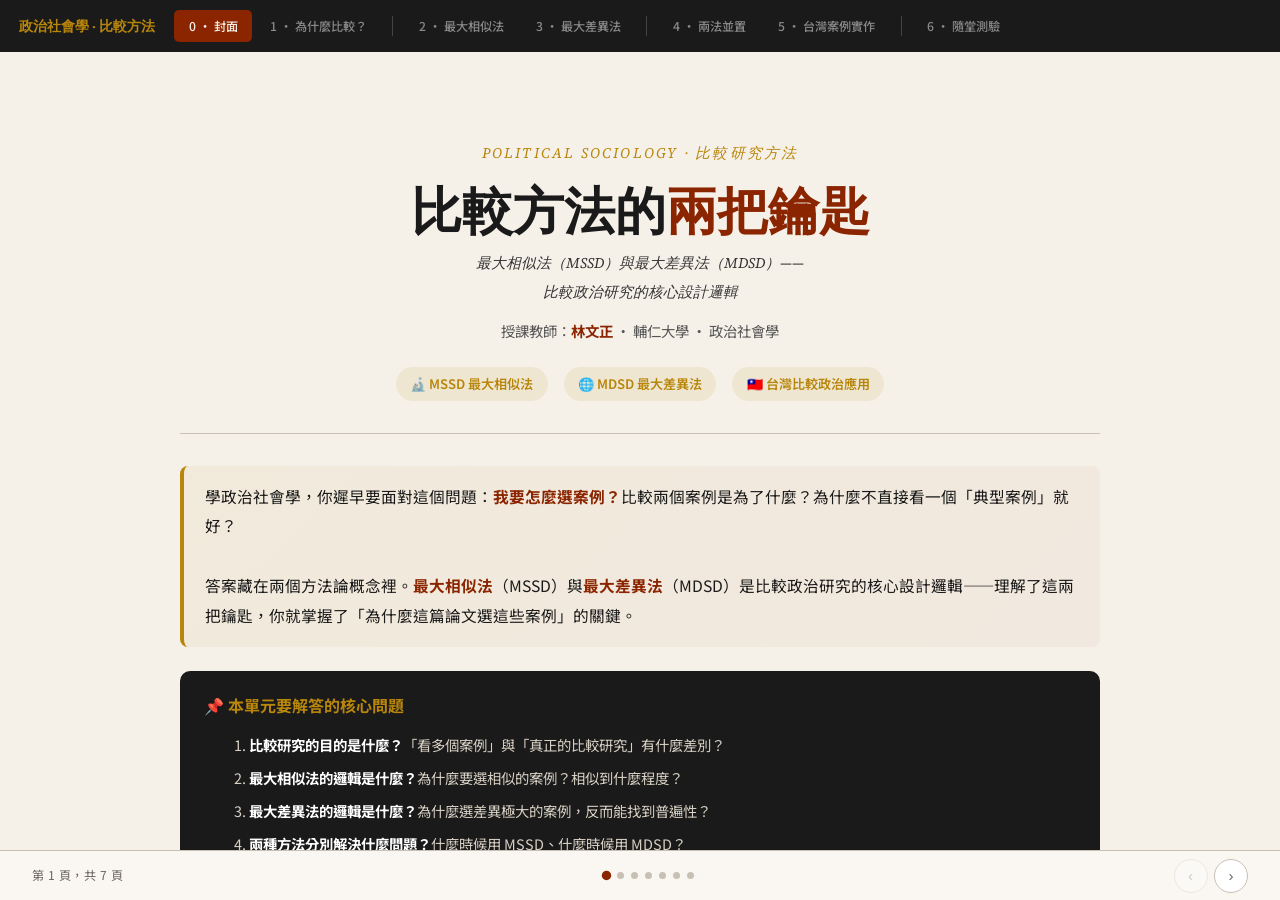
<file: lectures/比較方法_互動講義.html>
<!DOCTYPE html>
<html lang="zh-TW">
<head>
<meta charset="UTF-8">
<meta name="viewport" content="width=device-width, initial-scale=1.0">
<title>政治社會學 — 比較方法的兩把鑰匙：最大相似法 × 最大差異法</title>
<link href="https://fonts.googleapis.com/css2?family=Playfair+Display:ital,wght@0,400;0,700;0,900;1,400&family=Noto+Sans+TC:wght@300;400;500;700;900&family=Source+Serif+4:ital,wght@0,300;0,400;0,600;1,300;1,400&display=swap" rel="stylesheet">
<style>
:root{
--ink:#1a1a1a;--paper:#f5f0e8;--accent:#8b2500;--accent-light:#c4532b;
--gold:#b8860b;--sage:#5a6e5a;--muted:#6b6560;--line:#c9c0b4;
--card-bg:#faf7f2;--blue:#3a5a8c;--purple:#6b4c7a;--teal:#2a7a6e;
--red:#c0392b;--green:#27ae60;--orange:#d35400;
--mssd:#8b2500;--mdsd:#3a5a8c;
}
*{margin:0;padding:0;box-sizing:border-box}
html,body{height:100%;overflow:hidden}
body{font-family:'Noto Sans TC','Source Serif 4',serif;background:var(--paper);color:var(--ink);line-height:1.85}
.app{display:flex;flex-direction:column;height:100vh}

/* ===== 頂部導航 ===== */
.top-nav{flex-shrink:0;background:#1a1a1a;display:flex;align-items:center;padding:0 1.2rem;height:52px;gap:.2rem;overflow-x:auto;scrollbar-width:none}
.top-nav::-webkit-scrollbar{display:none}
.nav-btn{flex-shrink:0;padding:.45rem .9rem;background:0;border:0;font-family:'Noto Sans TC',sans-serif;font-size:.76rem;font-weight:500;color:#888;cursor:pointer;border-radius:5px;transition:all .25s;white-space:nowrap}
.nav-btn:hover{color:#ccc;background:rgba(255,255,255,.06)}
.nav-btn.active{color:var(--paper);background:var(--accent)}
.nav-title{font-family:'Playfair Display',serif;color:var(--gold);font-size:.88rem;font-weight:700;margin-right:1rem;flex-shrink:0}
.nav-divider{flex-shrink:0;width:1px;height:20px;background:#444;margin:0 .5rem}

/* ===== 頁面 ===== */
.page-container{flex:1;overflow:hidden;position:relative}
.page{position:absolute;inset:0;overflow-y:auto;padding:2.5rem 2rem 4rem;opacity:0;transform:translateX(36px);pointer-events:none;transition:opacity .38s,transform .38s}
.page.active{opacity:1;transform:translateX(0);pointer-events:auto}
.page-inner{max-width:920px;margin:0 auto}

/* ===== 底部 ===== */
.bottom-bar{flex-shrink:0;height:50px;background:#faf7f2;border-top:1px solid var(--line);display:flex;align-items:center;justify-content:space-between;padding:0 2rem}
.page-indicator{font-size:.76rem;color:var(--muted);letter-spacing:.04em}
.page-dots{display:flex;gap:7px}
.dot{width:7px;height:7px;border-radius:50%;background:var(--line);cursor:pointer;transition:all .3s}
.dot.active{background:var(--accent);transform:scale(1.35)}
.arrow-btns{display:flex;gap:.4rem}
.arrow-btn{width:34px;height:34px;border-radius:50%;border:1px solid var(--line);background:#fff;cursor:pointer;display:flex;align-items:center;justify-content:center;font-size:.95rem;color:var(--muted);transition:all .2s}
.arrow-btn:hover{border-color:var(--accent);color:var(--accent)}
.arrow-btn:disabled{opacity:.3;cursor:default}

/* ===== 標題 ===== */
.page h2{font-family:'Playfair Display',serif;font-size:clamp(1.55rem,3vw,2.1rem);font-weight:800;color:var(--ink);margin-bottom:1.2rem;padding-bottom:.5rem;border-bottom:2px solid var(--accent);position:relative}
.page h2::after{content:'';position:absolute;left:0;bottom:-2px;width:60px;height:2px;background:var(--gold)}
.page h2 .mark{color:var(--accent)}
.page h3{font-family:'Playfair Display',serif;font-size:1.2rem;font-weight:700;color:var(--accent);margin:1.6rem 0 .8rem;display:flex;align-items:center;gap:.5rem}
.page h3 .num{display:inline-flex;align-items:center;justify-content:center;width:28px;height:28px;background:var(--accent);color:#fff;border-radius:50%;font-size:.85rem;font-weight:700;flex-shrink:0}
.page p{font-size:.92rem;color:#333;margin-bottom:.7rem;line-height:1.95}
.page p strong{color:var(--accent);font-weight:700}
.page ul,.page ol{margin:.6rem 0 .9rem 1.5rem}
.page li{font-size:.9rem;margin-bottom:.35rem;line-height:1.9;color:#333}
.page li strong{color:var(--ink)}
.section-lead{font-size:.88rem;color:var(--muted);margin:-.3rem 0 .8rem;font-style:italic;font-family:'Source Serif 4',serif}

/* ===== Hero ===== */
.hero{text-align:center;padding:3rem 1rem 2rem;border-bottom:1px solid var(--line);margin-bottom:2rem}
.hero-eyebrow{font-family:'Source Serif 4',serif;font-style:italic;color:var(--gold);font-size:.92rem;letter-spacing:.15em;text-transform:uppercase;margin-bottom:.8rem}
.hero-title{font-family:'Playfair Display',serif;font-size:clamp(2rem,5vw,3.2rem);font-weight:900;color:var(--ink);line-height:1.1;margin-bottom:.8rem}
.hero-title .mark{color:var(--accent)}
.hero-sub{font-family:'Source Serif 4',serif;font-size:1.05rem;color:var(--muted);font-style:italic;max-width:640px;margin:0 auto 1.4rem}
.hero-teacher{font-size:.9rem;color:#555;margin-bottom:1.4rem}
.hero-teacher strong{color:var(--accent)}
.hero-meta{display:flex;gap:1rem;justify-content:center;flex-wrap:wrap;font-size:.82rem}
.hero-meta span{padding:.3rem .9rem;background:rgba(184,134,11,.1);border-radius:20px;color:var(--gold);font-weight:600}

.story-lead{font-size:.98rem;color:var(--ink);line-height:1.9;margin-bottom:1.5rem;padding:1rem 1.3rem;background:linear-gradient(135deg,rgba(184,134,11,.06),rgba(139,37,0,.04));border-radius:8px;border-left:4px solid var(--gold)}
.story-lead strong{color:var(--accent)}

.guide-breadcrumb{font-size:.75rem;color:var(--muted);margin-bottom:.6rem;letter-spacing:.02em}
.guide-breadcrumb span{color:var(--accent);font-weight:600}

/* ===== 卡片 ===== */
.card-grid{display:grid;grid-template-columns:repeat(auto-fit,minmax(220px,1fr));gap:1rem;margin:1.2rem 0}
.card{background:var(--card-bg);border-radius:7px;padding:1.1rem 1.2rem;border-top:3px solid var(--accent);box-shadow:0 2px 10px rgba(0,0,0,.04);transition:transform .3s,box-shadow .3s}
.card:hover{transform:translateY(-3px);box-shadow:0 5px 22px rgba(0,0,0,.09)}
.card h4{font-family:'Playfair Display',serif;font-size:.98rem;color:var(--accent);margin-bottom:.4rem;margin-top:0}
.card p{font-size:.84rem;color:#555;margin-bottom:0;line-height:1.75}
.card.blue{border-top-color:var(--blue)}.card.blue h4{color:var(--blue)}
.card.gold{border-top-color:var(--gold)}.card.gold h4{color:var(--gold)}
.card.sage{border-top-color:var(--sage)}.card.sage h4{color:var(--sage)}
.card.teal{border-top-color:var(--teal)}.card.teal h4{color:var(--teal)}

/* ===== hl-box ===== */
.hl-box{background:rgba(139,37,0,.05);border-left:3px solid var(--accent);padding:1rem 1.2rem;border-radius:0 6px 6px 0;margin:1.1rem 0}
.hl-box p:last-child{margin-bottom:0}
.hl-box h4{margin-top:0;color:var(--accent)}
.hl-box.blue{background:rgba(58,90,140,.05);border-left-color:var(--blue)}
.hl-box.blue h4{color:var(--blue)}
.hl-box.sage{background:rgba(90,110,90,.05);border-left-color:var(--sage)}
.hl-box.sage h4{color:var(--sage)}
.hl-box.gold{background:rgba(184,134,11,.06);border-left-color:var(--gold)}
.hl-box.gold h4{color:var(--gold)}

/* ===== 概念框 ===== */
.concept{background:linear-gradient(135deg,rgba(184,134,11,.08),rgba(58,90,140,.04));padding:.9rem 1.2rem;border-radius:8px;margin:.8rem 0;border:1px solid rgba(184,134,11,.2)}
.concept .lead{font-family:'Playfair Display',serif;font-size:.95rem;color:var(--accent);font-weight:700;margin-bottom:.4rem}
.concept .body{font-size:.86rem;color:#333;line-height:1.85}
.concept .body strong{color:var(--accent)}

/* ===== 問題框（深色背景） ===== */
.questions{background:#1a1a1a;color:#e8e0d4;padding:1.3rem 1.5rem;border-radius:10px;margin:1.2rem 0}
.questions h4{color:var(--gold);margin-top:0;margin-bottom:.7rem;font-size:1rem;font-weight:700}
.questions ol{padding-left:1.3rem;margin-bottom:0}
.questions li{font-size:.9rem;margin-bottom:.4rem;line-height:1.85;color:#d8d0c4}
.questions li strong{color:#fff}

/* ===== 下一頁 ===== */
.next-page{display:flex;align-items:center;justify-content:space-between;background:linear-gradient(135deg,var(--accent),var(--accent-light));color:#fff;padding:1.1rem 1.4rem;border-radius:10px;margin-top:2.2rem;cursor:pointer;transition:transform .3s,box-shadow .3s}
.next-page:hover{transform:translateX(5px);box-shadow:0 6px 20px rgba(139,37,0,.3)}
.np-label{font-size:.72rem;opacity:.8;letter-spacing:.1em;text-transform:uppercase;margin-bottom:.2rem}
.np-title{font-family:'Playfair Display',serif;font-size:1.05rem;font-weight:700}
.np-arrow{font-size:1.4rem;opacity:.8}

/* ===== Spoiler ===== */
.spoiler{cursor:pointer;background:linear-gradient(135deg,rgba(90,110,90,.08),rgba(184,134,11,.06));border-left:3px dashed var(--sage);padding:.8rem 1.1rem;border-radius:0 6px 6px 0;font-size:.85rem;color:var(--sage);max-height:46px;overflow:hidden;transition:max-height .5s ease;line-height:1.85;position:relative;margin:.9rem 0}
.spoiler::after{content:'▼ 點擊展開';position:absolute;right:1rem;top:.85rem;font-size:.72rem;color:var(--muted);font-family:'Source Serif 4',serif;font-style:italic}
.spoiler.revealed{max-height:800px;color:#333}
.spoiler.revealed::after{content:'▲ 點擊收合';color:var(--sage)}
.spoiler strong{color:var(--accent)}
.spoiler .sp-title{font-weight:700;color:var(--sage)}

/* ===== Tabs ===== */
.tabs{display:flex;gap:.3rem;margin:1.1rem 0 .7rem;border-bottom:2px solid var(--line);overflow-x:auto;scrollbar-width:none}
.tabs::-webkit-scrollbar{display:none}
.tab{padding:.6rem 1.1rem;background:0;border:0;font-family:inherit;font-size:.85rem;font-weight:600;color:var(--muted);cursor:pointer;border-bottom:3px solid transparent;margin-bottom:-2px;transition:all .25s;white-space:nowrap}
.tab:hover{color:var(--accent)}
.tab.active{color:var(--accent);border-bottom-color:var(--accent)}
.tab-panel{display:none}
.tab-panel.active{display:block;animation:fadeIn .3s}
@keyframes fadeIn{from{opacity:0;transform:translateY(6px)}to{opacity:1;transform:none}}

/* ===== MSSD/MDSD 二欄對照 ===== */
.method-grid{display:grid;grid-template-columns:1fr 1fr;gap:1.2rem;margin:1.2rem 0}
.method-card{border-radius:12px;padding:1.3rem 1.4rem;box-shadow:0 3px 14px rgba(0,0,0,.06);position:relative;overflow:hidden}
.method-card.mssd{background:#fbf3ef;border-top:5px solid var(--mssd)}
.method-card.mdsd{background:#eef2f8;border-top:5px solid var(--mdsd)}
.method-label{font-size:.7rem;letter-spacing:.15em;font-weight:700;color:#fff;padding:.2rem .65rem;border-radius:12px;display:inline-block;margin-bottom:.6rem}
.method-card.mssd .method-label{background:var(--mssd)}
.method-card.mdsd .method-label{background:var(--mdsd)}
.method-name{font-family:'Playfair Display',serif;font-size:1.15rem;font-weight:800;margin-bottom:.2rem}
.method-card.mssd .method-name{color:var(--mssd)}
.method-card.mdsd .method-name{color:var(--mdsd)}
.method-en{font-size:.78rem;color:var(--muted);font-style:italic;margin-bottom:.8rem;font-family:'Source Serif 4',serif}
.method-card p{font-size:.88rem;line-height:1.85;color:#333;margin-bottom:.5rem}
.method-card p:last-child{margin-bottom:0}
.method-key{margin-top:.7rem;padding:.55rem .8rem;background:#fff;border-radius:6px;font-size:.82rem;color:#444;font-style:italic}

/* ===== SVG 比較圖 ===== */
.compare-svg-wrap{background:#fff;border-radius:12px;padding:1.2rem;margin:1.2rem 0;box-shadow:0 4px 18px rgba(0,0,0,.06)}
.compare-svg-wrap svg{display:block;width:100%;max-width:760px;margin:0 auto}
.svg-hint{font-size:.78rem;color:var(--muted);text-align:center;font-style:italic;margin-top:.5rem}

/* ===== 案例情境卡（P5） ===== */
.scenario-grid{display:grid;grid-template-columns:1fr 1fr;gap:1.1rem;margin:1.2rem 0}
.scenario-card{background:#fff;border-radius:10px;padding:1.2rem 1.3rem;border:1.5px solid var(--line);box-shadow:0 2px 10px rgba(0,0,0,.04);cursor:pointer;transition:all .3s}
.scenario-card:hover{border-color:var(--gold);box-shadow:0 5px 20px rgba(0,0,0,.09)}
.sc-num{font-size:.7rem;font-weight:700;letter-spacing:.1em;color:var(--muted);margin-bottom:.3rem}
.sc-q{font-family:'Playfair Display',serif;font-size:.98rem;font-weight:700;color:var(--ink);line-height:1.6;margin-bottom:.7rem}
.sc-reveal{display:none;margin-top:.7rem;padding:.7rem 1rem;border-radius:7px;font-size:.85rem;line-height:1.8}
.sc-reveal.mssd-ans{background:rgba(139,37,0,.07);border-left:3px solid var(--mssd);color:#333}
.sc-reveal.mdsd-ans{background:rgba(58,90,140,.07);border-left:3px solid var(--mdsd);color:#333}
.sc-reveal strong{font-weight:700}
.sc-reveal.mssd-ans strong{color:var(--mssd)}
.sc-reveal.mdsd-ans strong{color:var(--mdsd)}
.sc-badge{display:inline-block;padding:.25rem .75rem;border-radius:12px;font-size:.74rem;font-weight:700;color:#fff;margin-bottom:.4rem}
.sc-badge.mssd{background:var(--mssd)}
.sc-badge.mdsd{background:var(--mdsd)}
.sc-hint{font-size:.74rem;color:var(--muted);font-style:italic;margin-top:.4rem}
.scenario-card.answered{border-color:var(--gold)}

/* ===== Quiz ===== */
.quiz-block{background:#fff;border-radius:10px;padding:1.3rem 1.5rem;margin:1rem 0;border:1px solid #e5e0d6;box-shadow:0 2px 8px rgba(0,0,0,.04);position:relative}
.quiz-q-num{position:absolute;top:-12px;left:1.5rem;background:var(--accent);color:#fff;font-family:'Playfair Display',serif;font-weight:700;font-size:.85rem;padding:.25rem .75rem;border-radius:5px;letter-spacing:.05em}
.quiz-question{font-size:.95rem;font-weight:600;color:var(--ink);margin:.4rem 0 .9rem;line-height:1.7}
.quiz-question strong{color:var(--accent)}
.quiz-options{display:flex;flex-direction:column;gap:.55rem;margin-bottom:.7rem}
.quiz-opt{text-align:left;background:#fafaf6;border:1.5px solid #e0d9c8;border-radius:7px;padding:.7rem 1rem;font-size:.88rem;line-height:1.6;color:#333;cursor:pointer;transition:all .2s;font-family:inherit}
.quiz-opt:hover{background:#f5f0e8;border-color:#b8860b}
.quiz-opt.selected-correct{background:linear-gradient(135deg,#d4edd4,#c0e0c0);border-color:#5a8c5a;color:#1e4d1e;font-weight:600}
.quiz-opt.selected-wrong{background:linear-gradient(135deg,#f8d8d4,#efc4be);border-color:#b85040;color:#7a1a10}
.quiz-opt.show-correct{background:#eaf5ea;border-color:#5a8c5a;font-weight:500}
.quiz-opt:disabled{cursor:default}
.quiz-explain{font-size:.85rem;line-height:1.8;color:#333;background:linear-gradient(135deg,rgba(184,134,11,.06),rgba(90,110,90,.04));padding:.9rem 1.1rem;border-radius:7px;border-left:3px solid var(--sage);display:none}
.quiz-explain.shown{display:block}
.quiz-explain strong{color:var(--accent)}
.quiz-explain em{color:var(--blue);font-style:normal;font-weight:600}

/* ===== 對照表 ===== */
.compare-table{width:100%;border-collapse:collapse;margin:1.2rem 0;font-size:.86rem}
.compare-table th{background:#1a1a1a;color:#e8e0d4;padding:.7rem 1rem;text-align:left;font-family:'Playfair Display',serif;font-size:.88rem;font-weight:700}
.compare-table th:first-child{width:30%}
.compare-table td{padding:.65rem 1rem;border-bottom:1px solid var(--line);vertical-align:top;line-height:1.7;color:#333}
.compare-table tr:nth-child(even) td{background:rgba(245,240,232,.5)}
.compare-table td:first-child{font-weight:600;color:var(--ink)}
.compare-table td.mssd-col{border-left:3px solid var(--mssd);color:#5a1500}
.compare-table td.mdsd-col{border-left:3px solid var(--mdsd);color:#1a3a60}

/* ===== 分隔 ===== */
.section-divider{border:none;border-top:1px dashed var(--line);margin:1.6rem 0}

/* ===== RWD ===== */
@media(max-width:780px){
.page{padding:1.8rem 1rem 3rem}
.hero-title{font-size:2rem}
.page h2{font-size:1.5rem}
.method-grid,.scenario-grid{grid-template-columns:1fr}
}
</style>
</head>
<body>
<div class="app">

<!-- 頂部導航 -->
<div class="top-nav">
  <span class="nav-title">政治社會學 · 比較方法</span>
  <button class="nav-btn active" onclick="goPage(0)">0 · 封面</button>
  <button class="nav-btn" onclick="goPage(1)">1 · 為什麼比較？</button>
  <span class="nav-divider"></span>
  <button class="nav-btn" onclick="goPage(2)">2 · 最大相似法</button>
  <button class="nav-btn" onclick="goPage(3)">3 · 最大差異法</button>
  <span class="nav-divider"></span>
  <button class="nav-btn" onclick="goPage(4)">4 · 兩法並置</button>
  <button class="nav-btn" onclick="goPage(5)">5 · 台灣案例實作</button>
  <span class="nav-divider"></span>
  <button class="nav-btn" onclick="goPage(6)">6 · 隨堂測驗</button>
</div>

<div class="page-container">

<!-- ============ P0 封面 ============ -->
<div class="page active" data-page="0"><div class="page-inner">
<div class="hero">
  <div class="hero-eyebrow">Political Sociology · 比較研究方法</div>
  <h1 class="hero-title">比較方法的<span class="mark">兩把鑰匙</span></h1>
  <p class="hero-sub">最大相似法（MSSD）與最大差異法（MDSD）——<br>比較政治研究的核心設計邏輯</p>
  <div class="hero-teacher">授課教師：<strong>林文正</strong> · 輔仁大學 · 政治社會學</div>
  <div class="hero-meta">
    <span>🔬 MSSD 最大相似法</span>
    <span>🌐 MDSD 最大差異法</span>
    <span>🇹🇼 台灣比較政治應用</span>
  </div>
</div>

<div class="story-lead">
學政治社會學，你遲早要面對這個問題：<strong>我要怎麼選案例？</strong>比較兩個案例是為了什麼？為什麼不直接看一個「典型案例」就好？<br><br>
答案藏在兩個方法論概念裡。<strong>最大相似法</strong>（MSSD）與<strong>最大差異法</strong>（MDSD）是比較政治研究的核心設計邏輯——理解了這兩把鑰匙，你就掌握了「為什麼這篇論文選這些案例」的關鍵。
</div>

<div class="questions">
  <h4>📌 本單元要解答的核心問題</h4>
  <ol>
    <li><strong>比較研究的目的是什麼？</strong>「看多個案例」與「真正的比較研究」有什麼差別？</li>
    <li><strong>最大相似法的邏輯是什麼？</strong>為什麼要選相似的案例？相似到什麼程度？</li>
    <li><strong>最大差異法的邏輯是什麼？</strong>為什麼選差異極大的案例，反而能找到普遍性？</li>
    <li><strong>兩種方法分別解決什麼問題？</strong>什麼時候用 MSSD、什麼時候用 MDSD？</li>
    <li><strong>如何應用在台灣案例？</strong>台灣政治研究如何使用這兩種設計？</li>
  </ol>
</div>

<h3><span class="num">📖</span>本單元路線圖</h3>
<div class="card-grid">
  <div class="card"><h4>P1 為什麼要比較？</h4><p>比較的邏輯：用案例選擇代替實驗控制，Przeworski &amp; Teune 的核心貢獻。</p></div>
  <div class="card" style="border-top-color:var(--mssd)"><h4 style="color:var(--mssd)">P2 最大相似法（MSSD）</h4><p>選擇相似案例，讓差異說話——台灣 vs 南韓民主化的研究設計邏輯。</p></div>
  <div class="card blue"><h4>P3 最大差異法（MDSD）</h4><p>選擇差異極大的案例，讓共同點更有力——跨國勞工運動案例。</p></div>
  <div class="card gold"><h4>P4 兩法並置比較</h4><p>MSSD vs MDSD 的適用情境、優缺點、常見誤用一次看清。</p></div>
  <div class="card sage"><h4>P5 台灣案例實作</h4><p>四個情境題：判斷研究設計應該用哪種方法，點擊揭露解析。</p></div>
  <div class="card teal"><h4>P6 隨堂測驗</h4><p>四題選擇題，測試你對 MSSD 與 MDSD 的掌握程度。</p></div>
</div>

<div class="next-page" onclick="goPage(1)">
  <div><div class="np-label">下一頁</div><div class="np-title">P1 · 為什麼要比較？比較研究的邏輯基礎</div></div>
  <div class="np-arrow">→</div>
</div>
</div></div>
<!-- ============ /P0 ============ -->

<!-- ============ P1 為什麼比較？ ============ -->
<div class="page" data-page="1"><div class="page-inner">
<div class="guide-breadcrumb">第 1 章 · <span>比較研究的邏輯基礎</span></div>
<h2>為什麼要<span class="mark">比較</span>？</h2>

<div class="story-lead">
社會科學家沒有辦法做<strong>真正的實驗</strong>。我們不能「把台灣複製兩份，讓一份民主化、一份不民主化，然後比較結果」。但我們可以做的是：<strong>聰明地選擇現實中的案例</strong>，讓案例之間的比較邏輯，接近實驗的控制效果。
</div>

<h3><span class="num">1</span>比較的本質：以選案代替控制</h3>
<p>實驗的力量來自<strong>隨機分派</strong>（random assignment）：把受試者隨機分成實驗組與對照組，兩組只差在「是否接受處置（treatment）」，其他條件一樣。這讓我們能把結果差異歸因於處置本身。</p>
<p>比較研究的目標相同——找出 X 對 Y 的因果效果——但<strong>用案例選擇策略來代替隨機分派</strong>。關鍵著作是 Przeworski &amp; Teune（1970）的《比較社會研究的邏輯》（<em>The Logic of Comparative Social Inquiry</em>）。</p>

<div class="concept">
  <div class="lead">Przeworski &amp; Teune（1970）的核心論點</div>
  <div class="body">社會科學的比較研究，其目的是<strong>以系統（system）變數替代人名（proper names）</strong>。換言之：不是「因為台灣這樣、南韓那樣」，而是要找到可以跨案例普遍化的<strong>社會科學概念</strong>，解釋為什麼某些結果出現、另一些不出現。<br><br>要做到這點，必須有策略地選擇案例，讓案例之間的對比能夠<strong>隔離（isolate）真正起作用的變數</strong>。</div>
</div>

<h3><span class="num">2</span>N 的問題：多少案例才夠？</h3>
<p>比較政治面對一個根本困境：<strong>觀察值（N）通常遠少於變數（K）</strong>。全球只有兩百個國家，但影響民主化的變數可能有數十個。統計回歸需要大 N，但個案研究的深度又是大 N 難以企及的。</p>

<div class="spoiler" onclick="this.classList.toggle('revealed')">
  <span class="sp-title">▶ 比較研究如何應對「N 不夠」的問題？</span><br>
  Lijphart（1971）提出幾種策略：<strong>增加案例數</strong>、<strong>聚焦關鍵案例</strong>、或<strong>精簡變數數量</strong>。其中最重要的兩種選案邏輯，就是本單元的核心：<strong>最大相似法</strong>讓研究者可以用少數案例控制多個變數；<strong>最大差異法</strong>讓研究者在差異極大的案例中找到普遍性命題。兩者都是面對 N 不足困境的聰明解法。
</div>

<h3><span class="num">3</span>變數的邏輯：哪些要相同，哪些要不同？</h3>
<p>選案策略的核心問題是：<strong>什麼條件應該在案例之間「保持一致」，什麼條件應該「有所差異」？</strong>答案取決於你的研究問題：</p>
<ul>
  <li>你想知道<strong>是什麼造成了差異</strong>（不同結果的原因）→ 讓結果不同，控制其他條件 → <strong>最大相似法</strong></li>
  <li>你想知道<strong>是什麼普遍存在</strong>（相同結果的共同原因）→ 讓背景條件迥異，但找出共同的解釋變數 → <strong>最大差異法</strong></li>
</ul>

<div class="hl-box gold">
  <h4>💡 一句話記憶</h4>
  <p><strong>MSSD</strong>：「同中求異」——讓相似的案例說出差異從哪裡來。<br>
  <strong>MDSD</strong>：「異中求同」——讓差異極大的案例說出共同的原因是什麼。</p>
</div>

<div class="next-page" onclick="goPage(2)">
  <div><div class="np-label">下一頁</div><div class="np-title">P2 · 最大相似法（MSSD）：同中求異</div></div>
  <div class="np-arrow">→</div>
</div>
</div></div>
<!-- ============ /P1 ============ -->

<!-- ============ P2 最大相似法 ============ -->
<div class="page" data-page="2"><div class="page-inner">
<div class="guide-breadcrumb">第 2 章 · <span>最大相似法（MSSD）</span></div>
<h2><span class="mark">最大相似法</span>（MSSD）：同中求異</h2>

<div class="story-lead">
最大相似法（<strong>Most Similar Systems Design，MSSD</strong>）的邏輯很直覺：<strong>選擇在多數條件上高度相似的案例</strong>，唯獨在你感興趣的解釋變數（X）或結果（Y）上有差異。如此一來，案例間的差異就更容易被鎖定在那個「不同的地方」。
</div>

<div class="method-grid">
  <div class="method-card mssd">
    <span class="method-label">MSSD</span>
    <div class="method-name">最大相似法</div>
    <div class="method-en">Most Similar Systems Design</div>
    <p>選擇<strong>多數變數相似</strong>的案例進行比較。由於大部分條件相同，案例間的結果差異（Y不同）就比較容易歸因於那個「不同的X」。</p>
    <div class="method-key">目標：在控制了背景相似性後，隔離出造成差異的關鍵解釋變數</div>
  </div>
  <div class="method-card mdsd">
    <span class="method-label">比較</span>
    <div class="method-name">邏輯對照</div>
    <div class="method-en">Control by Similarity</div>
    <p>類比實驗：實驗組與對照組<strong>除了處置（treatment）之外一切相同</strong>。MSSD 嘗試透過<strong>選相似案例</strong>達到同樣的效果。</p>
    <div class="method-key">限制：若案例間仍有很多無法測量的差異，控制效果有限</div>
  </div>
</div>

<h3><span class="num">⚙</span>MSSD 的設計邏輯（示意圖）</h3>
<p class="section-lead">下圖以台灣與南韓民主化為例，展示 MSSD 如何「鎖定」差異變數。</p>

<div class="compare-svg-wrap">
<svg viewBox="0 0 720 360" xmlns="http://www.w3.org/2000/svg">
  <defs>
    <marker id="arr" markerWidth="8" markerHeight="8" refX="4" refY="4" orient="auto"><polygon points="0 0,8 4,0 8" fill="#888"/></marker>
    <marker id="arr-r" markerWidth="8" markerHeight="8" refX="4" refY="4" orient="auto"><polygon points="0 0,8 4,0 8" fill="#8b2500"/></marker>
  </defs>
  <!-- 欄標題 -->
  <rect x="120" y="14" width="180" height="38" rx="8" fill="#fbf3ef" stroke="#8b2500" stroke-width="1.8"/>
  <text x="210" y="38" text-anchor="middle" font-family="'Noto Sans TC',sans-serif" font-size="15" font-weight="700" fill="#8b2500">案例 A：台灣</text>
  <rect x="420" y="14" width="180" height="38" rx="8" fill="#fbf3ef" stroke="#8b2500" stroke-width="1.8"/>
  <text x="510" y="38" text-anchor="middle" font-family="'Noto Sans TC',sans-serif" font-size="15" font-weight="700" fill="#8b2500">案例 B：南韓</text>

  <!-- 變數列 -->
  <!-- 行1：一致 -->
  <text x="108" y="90" text-anchor="end" font-family="'Noto Sans TC',sans-serif" font-size="12" fill="#555">威權歷史</text>
  <rect x="120" y="74" width="180" height="30" rx="5" fill="#d4edd4" stroke="#5a8c5a" stroke-width="1.2"/>
  <text x="210" y="94" text-anchor="middle" font-family="'Noto Sans TC',sans-serif" font-size="12" fill="#1e4d1e" font-weight="600">✓ 一黨威權統治</text>
  <rect x="420" y="74" width="180" height="30" rx="5" fill="#d4edd4" stroke="#5a8c5a" stroke-width="1.2"/>
  <text x="510" y="94" text-anchor="middle" font-family="'Noto Sans TC',sans-serif" font-size="12" fill="#1e4d1e" font-weight="600">✓ 一黨威權統治</text>
  <!-- 行2：一致 -->
  <text x="108" y="130" text-anchor="end" font-family="'Noto Sans TC',sans-serif" font-size="12" fill="#555">出口導向工業化</text>
  <rect x="120" y="114" width="180" height="30" rx="5" fill="#d4edd4" stroke="#5a8c5a" stroke-width="1.2"/>
  <text x="210" y="134" text-anchor="middle" font-family="'Noto Sans TC',sans-serif" font-size="12" fill="#1e4d1e" font-weight="600">✓ 高速經濟成長</text>
  <rect x="420" y="114" width="180" height="30" rx="5" fill="#d4edd4" stroke="#5a8c5a" stroke-width="1.2"/>
  <text x="510" y="134" text-anchor="middle" font-family="'Noto Sans TC',sans-serif" font-size="12" fill="#1e4d1e" font-weight="600">✓ 高速經濟成長</text>
  <!-- 行3：一致 -->
  <text x="108" y="170" text-anchor="end" font-family="'Noto Sans TC',sans-serif" font-size="12" fill="#555">美國安全保護</text>
  <rect x="120" y="154" width="180" height="30" rx="5" fill="#d4edd4" stroke="#5a8c5a" stroke-width="1.2"/>
  <text x="210" y="174" text-anchor="middle" font-family="'Noto Sans TC',sans-serif" font-size="12" fill="#1e4d1e" font-weight="600">✓ 美軍協防條約</text>
  <rect x="420" y="154" width="180" height="30" rx="5" fill="#d4edd4" stroke="#5a8c5a" stroke-width="1.2"/>
  <text x="510" y="174" text-anchor="middle" font-family="'Noto Sans TC',sans-serif" font-size="12" fill="#1e4d1e" font-weight="600">✓ 美韓共同防禦</text>
  <!-- 行4：差異（關鍵變數） -->
  <text x="108" y="215" text-anchor="end" font-family="'Noto Sans TC',sans-serif" font-size="12" fill="#8b2500" font-weight="700">★ 公民社會強度</text>
  <rect x="120" y="196" width="180" height="34" rx="5" fill="#fff0ee" stroke="#8b2500" stroke-width="2"/>
  <text x="210" y="218" text-anchor="middle" font-family="'Noto Sans TC',sans-serif" font-size="12" fill="#8b2500" font-weight="700">◆ 相對較強</text>
  <rect x="420" y="196" width="180" height="34" rx="5" fill="#fff0ee" stroke="#8b2500" stroke-width="2"/>
  <text x="510" y="218" text-anchor="middle" font-family="'Noto Sans TC',sans-serif" font-size="12" fill="#8b2500" font-weight="700">◆ 相對較弱（初期）</text>
  <text x="360" y="216" text-anchor="middle" font-family="'Noto Sans TC',sans-serif" font-size="11" fill="#8b2500" font-weight="700">← 差異！</text>
  <!-- 結果 -->
  <line x1="210" y1="232" x2="210" y2="280" stroke="#888" stroke-width="1.5" marker-end="url(#arr)"/>
  <line x1="510" y1="232" x2="510" y2="280" stroke="#888" stroke-width="1.5" marker-end="url(#arr)"/>
  <rect x="120" y="282" width="180" height="34" rx="5" fill="#e8d6f0" stroke="#6b4c7a" stroke-width="1.5"/>
  <text x="210" y="304" text-anchor="middle" font-family="'Noto Sans TC',sans-serif" font-size="12" fill="#3d1f54" font-weight="700">Y：1996 首次直選</text>
  <rect x="420" y="282" width="180" height="34" rx="5" fill="#dce8f5" stroke="#3a5a8c" stroke-width="1.5"/>
  <text x="510" y="304" text-anchor="middle" font-family="'Noto Sans TC',sans-serif" font-size="12" fill="#1a3a60" font-weight="700">Y：1987 六月抗爭</text>
  <!-- 圖例 -->
  <rect x="14" y="340" width="14" height="14" rx="3" fill="#d4edd4" stroke="#5a8c5a" stroke-width="1"/>
  <text x="32" y="352" font-family="'Noto Sans TC',sans-serif" font-size="11" fill="#555">控制變數（相似）</text>
  <rect x="160" y="340" width="14" height="14" rx="3" fill="#fff0ee" stroke="#8b2500" stroke-width="2"/>
  <text x="178" y="352" font-family="'Noto Sans TC',sans-serif" font-size="11" fill="#8b2500" font-weight="600">解釋變數（差異）</text>
</svg>
<div class="svg-hint">✦ 綠色框 = 相似條件（被控制）；紅色框 = 關鍵差異變數；箭頭 = 導致不同的民主化結果</div>
</div>

<h3><span class="num">🇹🇼</span>台韓民主化：MSSD 的經典應用</h3>
<div class="hl-box">
  <h4>研究問題</h4>
  <p>台灣與南韓都是出口導向工業化的東亞威權體制，都有美國保護傘，都在 1980 年代中期面臨民主化壓力。但兩者的民主化路徑有所差異：台灣走向漸進協商，南韓經歷激烈街頭衝突。<strong>為什麼？</strong></p>
  <p>MSSD 的邏輯：既然兩個案例在很多條件上相似，那麼它們路徑的差異，就更可能追溯到那些「不相同的地方」——例如公民社會的組織強度、黨內改革派的影響力、勞工運動的激烈程度等。</p>
</div>

<div class="spoiler" onclick="this.classList.toggle('revealed')">
  <span class="sp-title">▶ MSSD 的主要限制是什麼？</span><br>
  選相似案例的問題在於：<strong>沒有任何兩個國家是真正完全相同的</strong>。「台灣與南韓很像」是一種簡化；兩者在族群結構、殖民歷史、地緣位置上仍有差異。如果這些未測量的差異正好也影響了結果（Y），那研究者以為找到的「關鍵 X」，可能只是虛假相關。這就是 MSSD 最常被批評的<strong>遺漏變數偏誤</strong>問題——相似並不等於控制了一切。
</div>

<div class="next-page" onclick="goPage(3)">
  <div><div class="np-label">下一頁</div><div class="np-title">P3 · 最大差異法（MDSD）：異中求同</div></div>
  <div class="np-arrow">→</div>
</div>
</div></div>
<!-- ============ /P2 ============ -->

<!-- ============ P3 最大差異法 ============ -->
<div class="page" data-page="3"><div class="page-inner">
<div class="guide-breadcrumb">第 3 章 · <span>最大差異法（MDSD）</span></div>
<h2><span class="mark">最大差異法</span>（MDSD）：異中求同</h2>

<div class="story-lead">
最大差異法（<strong>Most Different Systems Design，MDSD</strong>）的邏輯與 MSSD 完全相反：<strong>刻意選擇在背景條件上差異極大的案例</strong>。邏輯是：如果差異如此懸殊的案例，卻出現了<strong>相同的結果（Y）</strong>，那麼造成這個共同結果的，很可能就是那個<strong>各案例都共享的變數（X）</strong>。
</div>

<div class="method-grid">
  <div class="method-card mdsd">
    <span class="method-label">MDSD</span>
    <div class="method-name">最大差異法</div>
    <div class="method-en">Most Different Systems Design</div>
    <p>選擇<strong>背景條件迥異</strong>的案例進行比較。儘管案例彼此差距極大，它們卻出現了<strong>相同的結果（Y）</strong>，那麼各案例共享的那個 X，就更有可能是真正的成因。</p>
    <div class="method-key">目標：在排除了背景差異的干擾後，找出跨案例皆有的普遍性解釋</div>
  </div>
  <div class="method-card mssd">
    <span class="method-label">比較</span>
    <div class="method-name">邏輯對照</div>
    <div class="method-en">Control by Difference</div>
    <p>類比：比較在<strong>完全不同條件下</strong>成功的企業，找出它們都有的那個共同成功因素。差異背景正好<strong>幫助排除其他解釋</strong>。</p>
    <div class="method-key">限制：若共同的 X 是偶然巧合，或背景差異導致 X 的意義不同，結論就不穩固</div>
  </div>
</div>

<h3><span class="num">⚙</span>MDSD 的設計邏輯（示意圖）</h3>
<p class="section-lead">下圖以跨國勞工運動為例，展示 MDSD 如何「提取」普遍性解釋變數。</p>

<div class="compare-svg-wrap">
<svg viewBox="0 0 720 370" xmlns="http://www.w3.org/2000/svg">
  <!-- 欄標題 -->
  <rect x="120" y="14" width="180" height="38" rx="8" fill="#eef2f8" stroke="#3a5a8c" stroke-width="1.8"/>
  <text x="210" y="38" text-anchor="middle" font-family="'Noto Sans TC',sans-serif" font-size="15" font-weight="700" fill="#3a5a8c">案例 A：英國</text>
  <rect x="420" y="14" width="180" height="38" rx="8" fill="#eef2f8" stroke="#3a5a8c" stroke-width="1.8"/>
  <text x="510" y="38" text-anchor="middle" font-family="'Noto Sans TC',sans-serif" font-size="15" font-weight="700" fill="#3a5a8c">案例 B：台灣</text>

  <!-- 背景差異 -->
  <text x="108" y="90" text-anchor="end" font-family="'Noto Sans TC',sans-serif" font-size="12" fill="#555">殖民歷史</text>
  <rect x="120" y="74" width="180" height="30" rx="5" fill="#f8d8d4" stroke="#b85040" stroke-width="1.2"/>
  <text x="210" y="94" text-anchor="middle" font-family="'Noto Sans TC',sans-serif" font-size="12" fill="#7a1a10" font-weight="600">✗ 主要殖民帝國</text>
  <rect x="420" y="74" width="180" height="30" rx="5" fill="#f8d8d4" stroke="#b85040" stroke-width="1.2"/>
  <text x="510" y="94" text-anchor="middle" font-family="'Noto Sans TC',sans-serif" font-size="12" fill="#7a1a10" font-weight="600">✗ 日本殖民地</text>

  <text x="108" y="130" text-anchor="end" font-family="'Noto Sans TC',sans-serif" font-size="12" fill="#555">政治體制</text>
  <rect x="120" y="114" width="180" height="30" rx="5" fill="#f8d8d4" stroke="#b85040" stroke-width="1.2"/>
  <text x="210" y="134" text-anchor="middle" font-family="'Noto Sans TC',sans-serif" font-size="12" fill="#7a1a10" font-weight="600">✗ 議會民主傳統</text>
  <rect x="420" y="114" width="180" height="30" rx="5" fill="#f8d8d4" stroke="#b85040" stroke-width="1.2"/>
  <text x="510" y="134" text-anchor="middle" font-family="'Noto Sans TC',sans-serif" font-size="12" fill="#7a1a10" font-weight="600">✗ 威權遺緒</text>

  <text x="108" y="170" text-anchor="end" font-family="'Noto Sans TC',sans-serif" font-size="12" fill="#555">文化宗教</text>
  <rect x="120" y="154" width="180" height="30" rx="5" fill="#f8d8d4" stroke="#b85040" stroke-width="1.2"/>
  <text x="210" y="174" text-anchor="middle" font-family="'Noto Sans TC',sans-serif" font-size="12" fill="#7a1a10" font-weight="600">✗ 基督新教傳統</text>
  <rect x="420" y="154" width="180" height="30" rx="5" fill="#f8d8d4" stroke="#b85040" stroke-width="1.2"/>
  <text x="510" y="174" text-anchor="middle" font-family="'Noto Sans TC',sans-serif" font-size="12" fill="#7a1a10" font-weight="600">✗ 儒家／多元信仰</text>

  <!-- 共同的解釋變數（關鍵） -->
  <text x="108" y="215" text-anchor="end" font-family="'Noto Sans TC',sans-serif" font-size="12" fill="#3a5a8c" font-weight="700">★ 工業化集中勞工</text>
  <rect x="120" y="196" width="180" height="34" rx="5" fill="#dce8f5" stroke="#3a5a8c" stroke-width="2"/>
  <text x="210" y="218" text-anchor="middle" font-family="'Noto Sans TC',sans-serif" font-size="12" fill="#3a5a8c" font-weight="700">◆ 工廠集中化勞動</text>
  <rect x="420" y="196" width="180" height="34" rx="5" fill="#dce8f5" stroke="#3a5a8c" stroke-width="2"/>
  <text x="510" y="218" text-anchor="middle" font-family="'Noto Sans TC',sans-serif" font-size="12" fill="#3a5a8c" font-weight="700">◆ 工廠集中化勞動</text>
  <text x="360" y="216" text-anchor="middle" font-family="'Noto Sans TC',sans-serif" font-size="11" fill="#3a5a8c" font-weight="700">← 共同！</text>

  <!-- 結果 -->
  <line x1="210" y1="232" x2="210" y2="280" stroke="#3a5a8c" stroke-width="1.5" marker-end="url(#arr)"/>
  <line x1="510" y1="232" x2="510" y2="280" stroke="#3a5a8c" stroke-width="1.5" marker-end="url(#arr)"/>
  <rect x="120" y="282" width="180" height="34" rx="5" fill="#dce8f5" stroke="#3a5a8c" stroke-width="1.5"/>
  <text x="210" y="304" text-anchor="middle" font-family="'Noto Sans TC',sans-serif" font-size="12" fill="#1a3a60" font-weight="700">Y：工會運動興起</text>
  <rect x="420" y="282" width="180" height="34" rx="5" fill="#dce8f5" stroke="#3a5a8c" stroke-width="1.5"/>
  <text x="510" y="304" text-anchor="middle" font-family="'Noto Sans TC',sans-serif" font-size="12" fill="#1a3a60" font-weight="700">Y：工會運動興起</text>
  <!-- 圖例 -->
  <rect x="14" y="348" width="14" height="14" rx="3" fill="#f8d8d4" stroke="#b85040" stroke-width="1"/>
  <text x="32" y="360" font-family="'Noto Sans TC',sans-serif" font-size="11" fill="#555">背景差異（被排除）</text>
  <rect x="175" y="348" width="14" height="14" rx="3" fill="#dce8f5" stroke="#3a5a8c" stroke-width="2"/>
  <text x="193" y="360" font-family="'Noto Sans TC',sans-serif" font-size="11" fill="#3a5a8c" font-weight="600">共同解釋變數（保留）</text>
</svg>
<div class="svg-hint">✦ 紅色框 = 背景差異（各案例不同，不是解釋原因）；藍色框 = 共同解釋變數（跨案例一致）→ 指向相同結果</div>
</div>

<h3><span class="num">🌐</span>跨國勞工運動：MDSD 的邏輯示範</h3>
<div class="hl-box blue">
  <h4>研究問題</h4>
  <p>19世紀末到20世紀初，英國、德國、日本、台灣、巴西等文化、殖民史、政治體制截然不同的社會，<strong>都出現了類似的工人組織與工會運動</strong>。為什麼？</p>
  <p>MDSD 的邏輯：這些國家差異如此之大，要找出一個能跨越所有案例的普遍解釋。研究者的答案：<strong>工業化帶來的工廠集中化勞動</strong>——把大量工人集中在同一時間、同一地點，創造了集體行動的條件，不論文化或政體為何。</p>
</div>

<div class="spoiler" onclick="this.classList.toggle('revealed')">
  <span class="sp-title">▶ MDSD 的主要限制是什麼？</span><br>
  MDSD 的問題在於<strong>「相同的 X」可能在不同案例中有不同含義</strong>。「工廠集中化勞動」在英國工業革命與台灣出口加工區中，其社會意義、國家關係、政治機會結構都不同。如果「共同的 X」只是表面上看起來相同，但實際上運作機制各異，那 MDSD 的普遍性結論就站不穩。這也是為什麼 MDSD 的結論往往需要<strong>更仔細的機制檢驗（process tracing）</strong>來補強。
</div>

<div class="next-page" onclick="goPage(4)">
  <div><div class="np-label">下一頁</div><div class="np-title">P4 · MSSD vs MDSD：兩法並置比較</div></div>
  <div class="np-arrow">→</div>
</div>
</div></div>
<!-- ============ /P3 ============ -->

<!-- ============ P4 兩法並置 ============ -->
<div class="page" data-page="4"><div class="page-inner">
<div class="guide-breadcrumb">第 4 章 · <span>兩法並置比較</span></div>
<h2>MSSD vs MDSD：<span class="mark">並置比較</span></h2>

<div class="story-lead">
兩種方法都是比較研究的正規工具，但適用情境不同。理解它們的差異，不只是記憶定義，更是建立一種<strong>研究設計思維</strong>——在看到一篇論文時，能夠立刻辨識作者用的是哪種邏輯，以及這個邏輯的強項與弱點在哪裡。
</div>

<div class="tabs">
  <button class="tab active" onclick="switchTab(this,'tab-compare')">整體比較</button>
  <button class="tab" onclick="switchTab(this,'tab-when')">何時使用</button>
  <button class="tab" onclick="switchTab(this,'tab-pitfalls')">常見誤用</button>
</div>

<div class="tab-panel active" id="tab-compare">
  <table class="compare-table">
    <thead>
      <tr>
        <th>比較面向</th>
        <th>最大相似法（MSSD）</th>
        <th>最大差異法（MDSD）</th>
      </tr>
    </thead>
    <tbody>
      <tr><td>選案原則</td><td class="mssd-col">選擇背景條件高度相似的案例</td><td class="mdsd-col">選擇背景條件差異極大的案例</td></tr>
      <tr><td>控制邏輯</td><td class="mssd-col">相似條件 = 被「控制」的背景變數</td><td class="mdsd-col">差異條件 = 被「排除」的可能原因</td></tr>
      <tr><td>研究目的</td><td class="mssd-col">找出造成結果差異的關鍵原因（Y 不同，找 X）</td><td class="mdsd-col">找出跨案例的普遍性原因（Y 相同，找共同 X）</td></tr>
      <tr><td>邏輯口訣</td><td class="mssd-col">「同中求異」</td><td class="mdsd-col">「異中求同」</td></tr>
      <tr><td>主要強項</td><td class="mssd-col">干擾變數較少，解釋力集中</td><td class="mdsd-col">普遍性命題更有說服力</td></tr>
      <tr><td>主要弱點</td><td class="mssd-col">無法真正控制所有差異；遺漏變數偏誤風險</td><td class="mdsd-col">「共同 X」可能只是表面相同，機制各異</td></tr>
      <tr><td>經典文獻</td><td class="mssd-col">Skocpol（1979）《國家與社會革命》</td><td class="mdsd-col">Tilly（1984）《大結構、大過程》</td></tr>
    </tbody>
  </table>
</div>

<div class="tab-panel" id="tab-when">
  <div class="method-grid">
    <div class="method-card mssd">
      <span class="method-label">用 MSSD 的時機</span>
      <div class="method-name" style="font-size:1rem">當你想問：「為什麼 A 和 B 的結果不同？」</div>
      <br>
      <p>✅ 你有<strong>相似程度夠高</strong>的案例可以選</p>
      <p>✅ 研究重點是<strong>解釋差異</strong>（為什麼台灣民主化了，新加坡沒有？）</p>
      <p>✅ 你想縮小解釋範圍，<strong>排除大量背景因素</strong></p>
      <p>❌ 避免：案例「相似」只是假象，其實有很多未控制的差異</p>
    </div>
    <div class="method-card mdsd">
      <span class="method-label">用 MDSD 的時機</span>
      <div class="method-name" style="font-size:1rem">當你想問：「什麼因素在各地都造成同樣的 Y？」</div>
      <br>
      <p>✅ 你想提出<strong>普遍性理論命題</strong>（跨文化、跨體制皆適用）</p>
      <p>✅ 你有<strong>差異明顯</strong>但出現相同結果的案例</p>
      <p>✅ 你想<strong>排除情境特殊性</strong>，論證某個機制的普遍效力</p>
      <p>❌ 避免：把「表面上有共同 X」當成「機制相同」——仍需個案驗證</p>
    </div>
  </div>
</div>

<div class="tab-panel" id="tab-pitfalls">
  <div class="hl-box">
    <h4>⚠ 誤用一：把「選很多案例」當成 MDSD</h4>
    <p>MDSD 不是「隨便選幾個背景不同的國家」。它要求研究者能<strong>系統性地論證</strong>：這些案例的背景差異足以排除特定替代解釋，而共同的 X 才是真正的原因。沒有方法論意識的「多案例比較」，不構成 MDSD。</p>
  </div>
  <div class="hl-box blue">
    <h4>⚠ 誤用二：把 MSSD 當成「找兩個看起來像的國家」</h4>
    <p>選相似案例必須基於理論：哪些變數<strong>理論上</strong>可能影響 Y？這些都需要「相似」才能被視為控制。隨意說「台灣和南韓很像」而不界定「在哪些維度相似」，不構成嚴謹的 MSSD 設計。</p>
  </div>
  <div class="hl-box sage">
    <h4>⚠ 誤用三：混淆 Y 與 X 的角色</h4>
    <p>MSSD 讓 Y 不同（才能解釋差異）、讓大部分 X 相同（控制）。MDSD 讓 Y 相同（尋找普遍原因）、讓背景 X 不同（排除特殊解釋）。<strong>搞混誰要「相同」、誰要「不同」，是最根本的誤用。</strong></p>
  </div>
</div>

<div class="concept">
  <div class="lead">核心洞察：兩種方法都是「控制」的策略</div>
  <div class="body">無論 MSSD 還是 MDSD，目的都是在沒有實驗的情況下，盡量<strong>縮小「其他可能原因」的干擾空間</strong>。MSSD 用「相似背景」來控制；MDSD 用「差異背景中的共同結果」來排除。兩者都不完美，但都是比「隨便選案例」嚴謹得多的設計邏輯。</div>
</div>

<div class="next-page" onclick="goPage(5)">
  <div><div class="np-label">下一頁</div><div class="np-title">P5 · 台灣案例實作：判斷要用哪種方法</div></div>
  <div class="np-arrow">→</div>
</div>
</div></div>
<!-- ============ /P4 ============ -->

<!-- ============ P5 台灣案例實作 ============ -->
<div class="page" data-page="5"><div class="page-inner">
<div class="guide-breadcrumb">第 5 章 · <span>台灣案例實作</span></div>
<h2>台灣政治案例<span class="mark">實作練習</span></h2>

<div class="story-lead">
理論要透過案例才能活起來。以下四個研究情境，都是台灣政治社會學的真實議題。請先讀完研究問題，<strong>思考應該用 MSSD 還是 MDSD</strong>，再點擊卡片揭露解析。
</div>

<p class="section-lead">👇 點擊每張卡片，揭露方法選擇與理由。</p>

<div class="scenario-grid">

  <div class="scenario-card" onclick="revealScenario(this)">
    <div class="sc-num">情境 01</div>
    <div class="sc-q">研究台灣與南韓的威權轉型：兩者都經歷了出口導向工業化與威權統治，但民主化的過程與速度有所差異。研究者想找出造成這種差異的原因。</div>
    <div class="sc-hint">→ 點擊揭露答案</div>
    <div class="sc-reveal mssd-ans">
      <span class="sc-badge mssd">最大相似法（MSSD）</span><br>
      <strong>為什麼？</strong> 台灣與南韓在威權體制類型、工業化路徑、地緣政治依賴上高度相似（控制變數），但民主化路徑有差異（Y 不同）。MSSD 讓研究者得以鎖定造成路徑差異的關鍵變數，例如公民社會組織強度或黨內改革派影響力。
    </div>
  </div>

  <div class="scenario-card" onclick="revealScenario(this)">
    <div class="sc-num">情境 02</div>
    <div class="sc-q">比較台灣、波蘭、南非三國的民主轉型：三個國家的地理位置、文化宗教、殖民歷史、冷戰陣營都截然不同，但都在1980-90年代成功實現了民主化。為什麼？</div>
    <div class="sc-hint">→ 點擊揭露答案</div>
    <div class="sc-reveal mdsd-ans">
      <span class="sc-badge mdsd">最大差異法（MDSD）</span><br>
      <strong>為什麼？</strong> 三個案例的背景條件差異懸殊（被排除），但都出現了民主化（Y 相同）。MDSD 的邏輯是：如此不同的國家都出現了同樣的結果，那麼共同的解釋（如精英協商機制、國際民主化壓力）就更有普遍性說服力。
    </div>
  </div>

  <div class="scenario-card" onclick="revealScenario(this)">
    <div class="sc-num">情境 03</div>
    <div class="sc-q">研究台灣與新加坡的執政黨永續執政：兩個城市型島嶼政治體，都有威權遺緒，都是出口型小型開放經濟體，但一個民主化，一個至今仍維持一黨優勢。</div>
    <div class="sc-hint">→ 點擊揭露答案</div>
    <div class="sc-reveal mssd-ans">
      <span class="sc-badge mssd">最大相似法（MSSD）</span><br>
      <strong>為什麼？</strong> 台灣與新加坡在規模、開放經濟體、威權歷史上高度相似，但政治結果迥異（Y 不同：台灣民主化 vs 新加坡人民行動黨持續執政）。研究者可用 MSSD 探問：是哪個差異造就了不同的政治結果——例如反對黨組織能力、媒體自由度、族群政治結構。
    </div>
  </div>

  <div class="scenario-card" onclick="revealScenario(this)">
    <div class="sc-num">情境 04</div>
    <div class="sc-q">比較台灣、巴西、捷克三國的工人抗議運動：三國工業結構、政治體制、文化背景各異，但都在1980年代出現了大規模自發性工人集體行動。是什麼共同機制？</div>
    <div class="sc-hint">→ 點擊揭露答案</div>
    <div class="sc-reveal mdsd-ans">
      <span class="sc-badge mdsd">最大差異法（MDSD）</span><br>
      <strong>為什麼？</strong> 三個案例背景懸殊（被排除），但都出現了類似的工人集體行動（Y 相同）。MDSD 讓研究者提出普遍性命題：例如「進口替代工業化帶來的工廠規模擴大」或「威權放鬆管控的政治機會窗口」，是跨案例的共同觸發機制。
    </div>
  </div>

</div>

<div class="hl-box gold" style="margin-top:1.5rem">
  <h4>💡 這個練習告訴我們什麼？</h4>
  <p>選擇 MSSD 還是 MDSD，關鍵在於你的<strong>研究問題</strong>：你想解釋的是「差異」（為什麼 A 不同於 B）還是「共同性」（為什麼那麼不同的案例都出現了 Y）？案例的性質（相似或差異）是<strong>服務於研究問題的工具</strong>，而不是隨機的選擇。</p>
</div>

<div class="next-page" onclick="goPage(6)">
  <div><div class="np-label">下一頁</div><div class="np-title">P6 · 隨堂測驗：測試你的理解</div></div>
  <div class="np-arrow">→</div>
</div>
</div></div>
<!-- ============ /P5 ============ -->

<!-- ============ P6 隨堂測驗 ============ -->
<div class="page" data-page="6"><div class="page-inner">
<div class="guide-breadcrumb">第 6 章 · <span>隨堂測驗</span></div>
<h2>隨堂<span class="mark">測驗</span>：共 4 題</h2>
<p class="section-lead">請獨立作答，選擇最正確的答案，作答後立即顯示解析。</p>
<hr class="section-divider">

<!-- Q1 -->
<div class="quiz-block">
  <div class="quiz-q-num">Q1</div>
  <div class="quiz-question">最大相似法（MSSD）的核心設計邏輯是什麼？</div>
  <div class="quiz-options">
    <button class="quiz-opt" onclick="answerQuiz(this,false,'q1')">（A）選擇差異極大的案例，找出共同成因</button>
    <button class="quiz-opt" onclick="answerQuiz(this,true,'q1')">（B）選擇多數條件相似的案例，隔離造成差異結果的關鍵變數</button>
    <button class="quiz-opt" onclick="answerQuiz(this,false,'q1')">（C）盡量增加案例數量，提高統計顯著性</button>
    <button class="quiz-opt" onclick="answerQuiz(this,false,'q1')">（D）選擇最有代表性的單一典型案例進行深度分析</button>
  </div>
  <div class="quiz-explain" id="q1-exp">MSSD 的邏輯是「同中求異」：讓大部分背景條件<strong>相似</strong>（等同於控制這些變數），然後觀察在那個「不同的地方」是否能解釋結果的差異。<em>（C）</em>是統計方法的思維，<em>（D）</em>是單案例研究，都不是 MSSD。</div>
</div>

<!-- Q2 -->
<div class="quiz-block">
  <div class="quiz-q-num">Q2</div>
  <div class="quiz-question">研究者想了解「為什麼台灣在1990年代民主化，而同屬小型島嶼威權體制的新加坡沒有」。這個研究問題最適合哪種比較設計？</div>
  <div class="quiz-options">
    <button class="quiz-opt" onclick="answerQuiz(this,false,'q2')">（A）最大差異法（MDSD），因為兩個案例本質上差距很大</button>
    <button class="quiz-opt" onclick="answerQuiz(this,true,'q2')">（B）最大相似法（MSSD），因為兩案例背景相似但結果不同</button>
    <button class="quiz-opt" onclick="answerQuiz(this,false,'q2')">（C）單案例研究，選擇台灣進行深度訪談</button>
    <button class="quiz-opt" onclick="answerQuiz(this,false,'q2')">（D）跨國大樣本統計迴歸，納入所有民主化國家</button>
  </div>
  <div class="quiz-explain" id="q2-exp">台灣與新加坡在小型島嶼型、威權遺緒、出口型開放經濟體等條件上<strong>高度相似</strong>——這些相似性可作為控制變數。但兩者結果不同（台灣民主化，新加坡未）。這是 MSSD 的標準適用情境：用相似背景控制干擾因素，聚焦在「差異在哪」的問題上。</div>
</div>

<!-- Q3 -->
<div class="quiz-block">
  <div class="quiz-q-num">Q3</div>
  <div class="quiz-question">下列哪個描述最符合最大差異法（MDSD）的設計目的？</div>
  <div class="quiz-options">
    <button class="quiz-opt" onclick="answerQuiz(this,false,'q3')">（A）讓案例之間的背景條件盡量相似，以控制干擾變數</button>
    <button class="quiz-opt" onclick="answerQuiz(this,false,'q3')">（B）選擇歷史上最重要的幾個關鍵案例進行比較</button>
    <button class="quiz-opt" onclick="answerQuiz(this,true,'q3')">（C）在背景條件差異極大的案例中找出共同的解釋變數，以強化普遍性命題</button>
    <button class="quiz-opt" onclick="answerQuiz(this,false,'q3')">（D）先從單一案例歸納，再逐步擴大比較範圍</button>
  </div>
  <div class="quiz-explain" id="q3-exp">MDSD 的核心邏輯是「異中求同」：<strong>正因為背景差異如此之大</strong>，若這些案例都出現了相同的結果（Y），那個共同的解釋變數（X）就更有說服力。差異背景幫助排除「只是因為特定情境才有效」的替代解釋，讓命題更具普遍性。</div>
</div>

<!-- Q4 -->
<div class="quiz-block">
  <div class="quiz-q-num">Q4</div>
  <div class="quiz-question">以下哪個研究設計最接近「最大相似法（MSSD）」的邏輯？</div>
  <div class="quiz-options">
    <button class="quiz-opt" onclick="answerQuiz(this,false,'q4')">（A）比較台灣、奈及利亞、瑞典、巴西的勞工運動，找出跨越文化差異的共同動員機制</button>
    <button class="quiz-opt" onclick="answerQuiz(this,true,'q4')">（B）比較台灣與南韓的威權轉型，兩者工業化路徑相似但民主化時機不同，探索差異原因</button>
    <button class="quiz-opt" onclick="answerQuiz(this,false,'q4')">（C）對台灣工會領袖進行三十次深度訪談，理解組織動員的主觀意義</button>
    <button class="quiz-opt" onclick="answerQuiz(this,false,'q4')">（D）以 OLS 迴歸分析一百個國家的民主指數與人均 GDP 的相關性</button>
  </div>
  <div class="quiz-explain" id="q4-exp">（B）是典型的 MSSD：台灣與南韓在工業化路徑、威權體制類型等背景條件上<strong>相似</strong>（控制），但民主化時機或路徑<strong>不同</strong>（結果差異待解釋）。<br>（A）屬於 MDSD（差異極大案例、找共同原因）；（C）是質性單案例研究；（D）是大樣本統計設計。</div>
</div>

<div class="hl-box gold" style="margin-top:1.5rem">
  <h4>🎓 本單元關鍵摘要</h4>
  <p>MSSD 與 MDSD 都是<strong>以案例選擇策略代替實驗控制</strong>的研究設計。前者「同中求異」，用相似背景控制干擾因素；後者「異中求同」，用差異背景排除特殊解釋。掌握這兩把鑰匙，你就能讀懂比較政治論文的核心研究邏輯，也能在自己的研究設計中做出有方法論意識的案例選擇。</p>
</div>

</div></div>
<!-- ============ /P6 ============ -->

</div><!-- /page-container -->

<!-- 底部導航 -->
<div class="bottom-bar">
  <div class="page-indicator" id="page-indicator">第 1 頁，共 7 頁</div>
  <div class="page-dots" id="page-dots"></div>
  <div class="arrow-btns">
    <button class="arrow-btn" id="btn-prev" onclick="goPage(currentPage-1)" disabled>‹</button>
    <button class="arrow-btn" id="btn-next" onclick="goPage(currentPage+1)">›</button>
  </div>
</div>

</div><!-- /app -->

<script>
var currentPage = 0;
var totalPages = 7;

// 初始化底部點
(function(){
  var dots = document.getElementById('page-dots');
  for(var i=0;i<totalPages;i++){
    var d=document.createElement('div');
    d.className='dot'+(i===0?' active':'');
    d.setAttribute('data-page',i);
    d.onclick=(function(pi){return function(){goPage(pi)}})(i);
    dots.appendChild(d);
  }
})();

function goPage(n){
  if(n<0||n>=totalPages)return;
  var pages=document.querySelectorAll('.page');
  pages[currentPage].classList.remove('active');
  pages[n].classList.add('active');
  var dots=document.querySelectorAll('.dot');
  dots[currentPage].classList.remove('active');
  dots[n].classList.add('active');
  var navBtns=document.querySelectorAll('.nav-btn');
  navBtns[currentPage].classList.remove('active');
  navBtns[n].classList.add('active');
  currentPage=n;
  document.getElementById('page-indicator').textContent='第 '+(n+1)+' 頁，共 '+totalPages+' 頁';
  document.getElementById('btn-prev').disabled=(n===0);
  document.getElementById('btn-next').disabled=(n===totalPages-1);
  pages[n].scrollTop=0;
}

function switchTab(btn,panelId){
  var tabs=btn.parentElement.querySelectorAll('.tab');
  tabs.forEach(function(t){t.classList.remove('active')});
  btn.classList.add('active');
  var container=btn.parentElement.parentElement;
  container.querySelectorAll('.tab-panel').forEach(function(p){p.classList.remove('active')});
  document.getElementById(panelId).classList.add('active');
}

function answerQuiz(btn, isCorrect, qId){
  var block=btn.closest('.quiz-block');
  var opts=block.querySelectorAll('.quiz-opt');
  opts.forEach(function(o){o.disabled=true;o.style.cursor='default'});
  if(isCorrect){
    btn.classList.add('selected-correct');
  } else {
    btn.classList.add('selected-wrong');
    opts.forEach(function(o){
      if(o.onclick.toString().includes('true')){o.classList.add('show-correct')}
    });
  }
  var exp=document.getElementById(qId+'-exp');
  if(exp)exp.classList.add('shown');
}

function revealScenario(card){
  if(card.classList.contains('answered'))return;
  card.classList.add('answered');
  var reveal=card.querySelector('.sc-reveal');
  var hint=card.querySelector('.sc-hint');
  if(reveal){reveal.style.display='block'}
  if(hint){hint.style.display='none'}
}
</script>
</body>
</html>
</file>
<file: assets/style.css>
:root {
  --bg: #f7f7f9;
  --card: #ffffff;
  --ink: #1f2330;
  --muted: #6b7280;
  --line: #e5e7eb;
  --accent: #2563eb;
  --radius: 12px;
  --maxw: 980px;
}

* { box-sizing: border-box; }

body {
  margin: 0;
  font-family: -apple-system, "PingFang TC", "Noto Sans TC", "Microsoft JhengHei", system-ui, sans-serif;
  color: var(--ink);
  background: var(--bg);
  line-height: 1.65;
}

.wrap { max-width: var(--maxw); margin: 0 auto; padding: 0 20px; }

.site-header {
  background: linear-gradient(135deg, #1e3a8a, #2563eb);
  color: #fff;
  padding: 48px 0 36px;
}
.site-header h1 { margin: 0 0 6px; font-size: 1.9rem; }
.subtitle { margin: 0 0 12px; opacity: .85; font-size: 1rem; letter-spacing: .5px; }
.intro { margin: 0; max-width: 640px; opacity: .92; }

.toolbar {
  display: flex; flex-wrap: wrap; gap: 14px; align-items: center;
  margin: 28px 0 22px;
}
#search {
  flex: 1 1 260px;
  padding: 10px 14px;
  border: 1px solid var(--line);
  border-radius: var(--radius);
  font-size: .95rem;
  background: #fff;
}
.filters { display: flex; flex-wrap: wrap; gap: 8px; }
.chip {
  border: 1px solid var(--line);
  background: #fff;
  color: var(--ink);
  padding: 7px 14px;
  border-radius: 999px;
  cursor: pointer;
  font-size: .85rem;
  transition: all .15s;
}
.chip:hover { border-color: var(--accent); }
.chip.active { background: var(--accent); color: #fff; border-color: var(--accent); }

.cards {
  display: grid;
  grid-template-columns: repeat(auto-fill, minmax(280px, 1fr));
  gap: 16px;
  padding-bottom: 48px;
}
.card {
  background: var(--card);
  border: 1px solid var(--line);
  border-radius: var(--radius);
  padding: 18px 18px 16px;
  text-decoration: none;
  color: inherit;
  display: flex; flex-direction: column;
  transition: transform .12s, box-shadow .12s;
}
.card:hover { transform: translateY(-3px); box-shadow: 0 8px 24px rgba(0,0,0,.08); }
.card .tag-cat {
  align-self: flex-start;
  font-size: .72rem;
  font-weight: 600;
  color: #fff;
  padding: 3px 10px;
  border-radius: 999px;
  margin-bottom: 10px;
}
.card h3 { margin: 0 0 8px; font-size: 1.08rem; }
.card .summary { margin: 0 0 12px; color: var(--muted); font-size: .9rem; flex: 1; }
.card .meta { font-size: .78rem; color: var(--muted); display: flex; gap: 10px; flex-wrap: wrap; }
.card .tags { margin-top: 10px; display: flex; gap: 6px; flex-wrap: wrap; }
.card .tags span { font-size: .72rem; background: #eef2ff; color: #3730a3; padding: 2px 8px; border-radius: 6px; }

.empty { text-align: center; color: var(--muted); padding: 40px 0; }

.site-footer {
  border-top: 1px solid var(--line);
  padding: 22px 0;
  color: var(--muted);
  font-size: .85rem;
  background: #fff;
}
</file>
